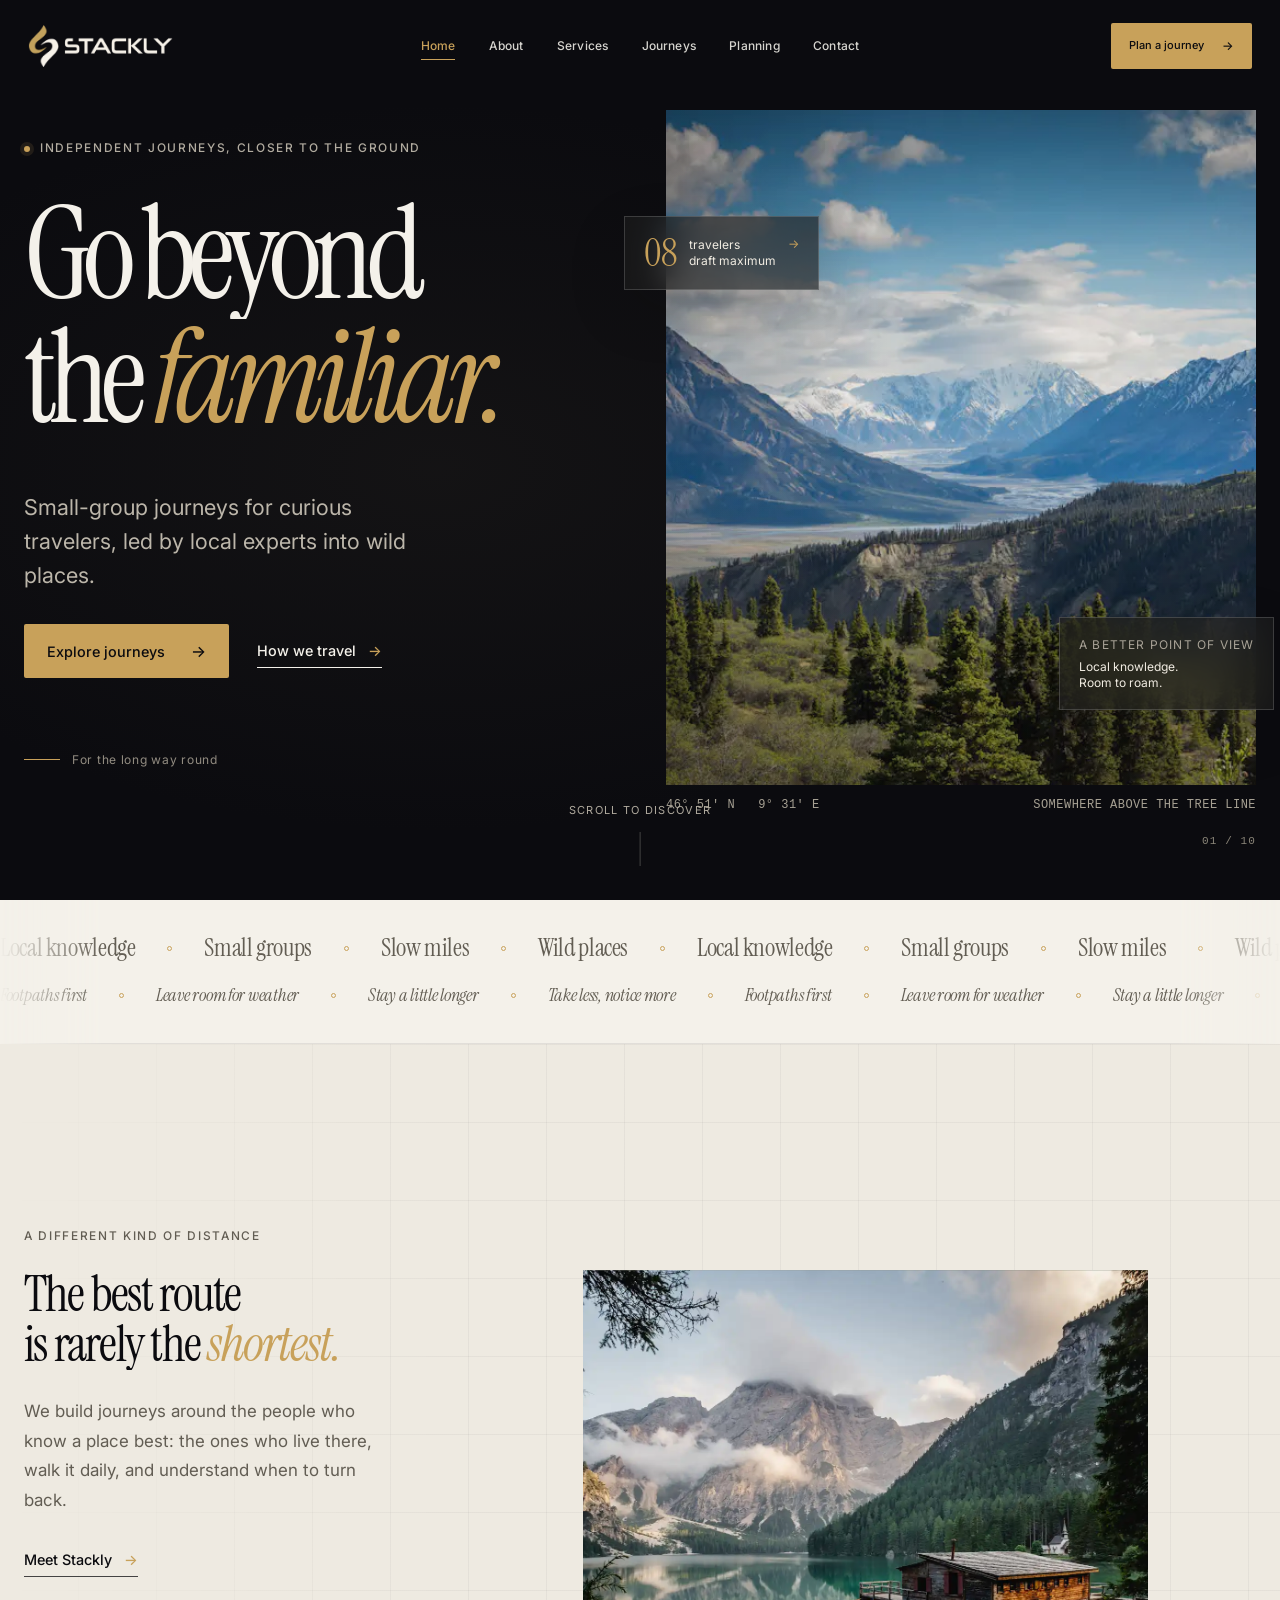
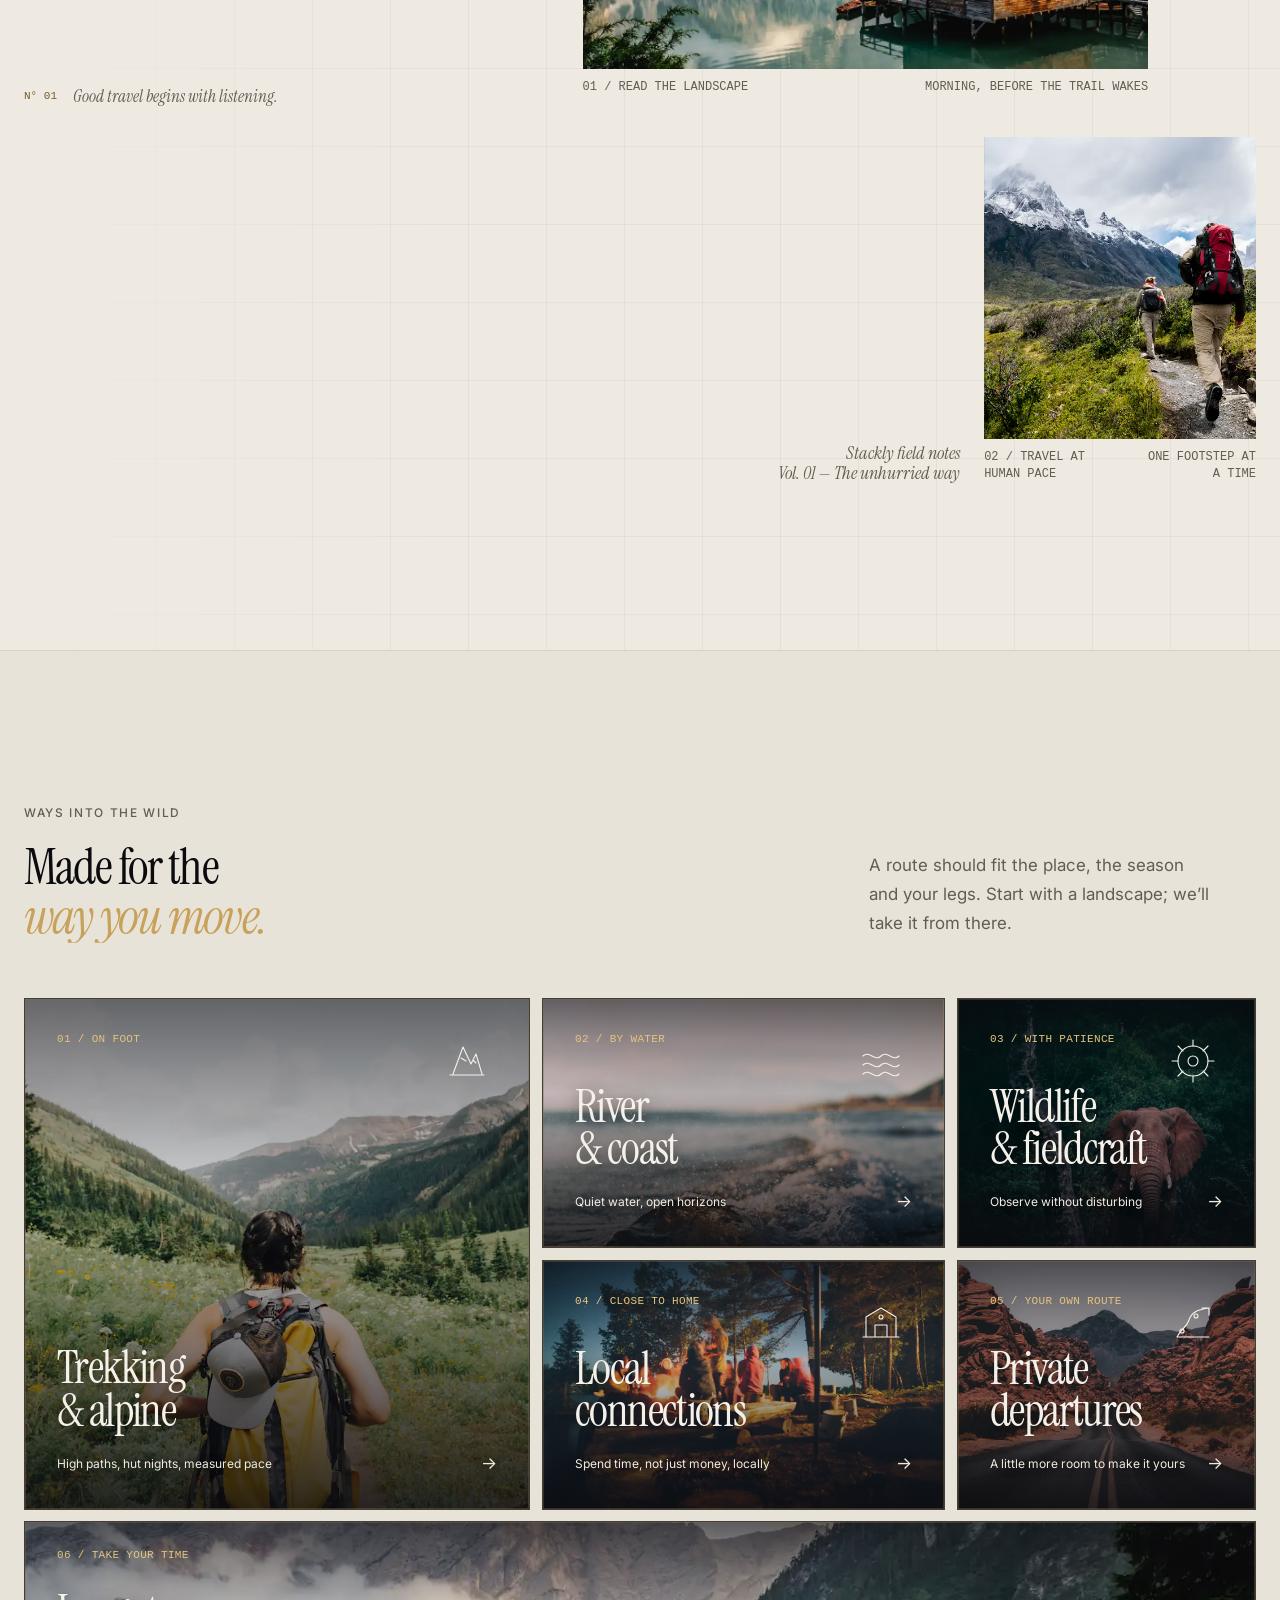
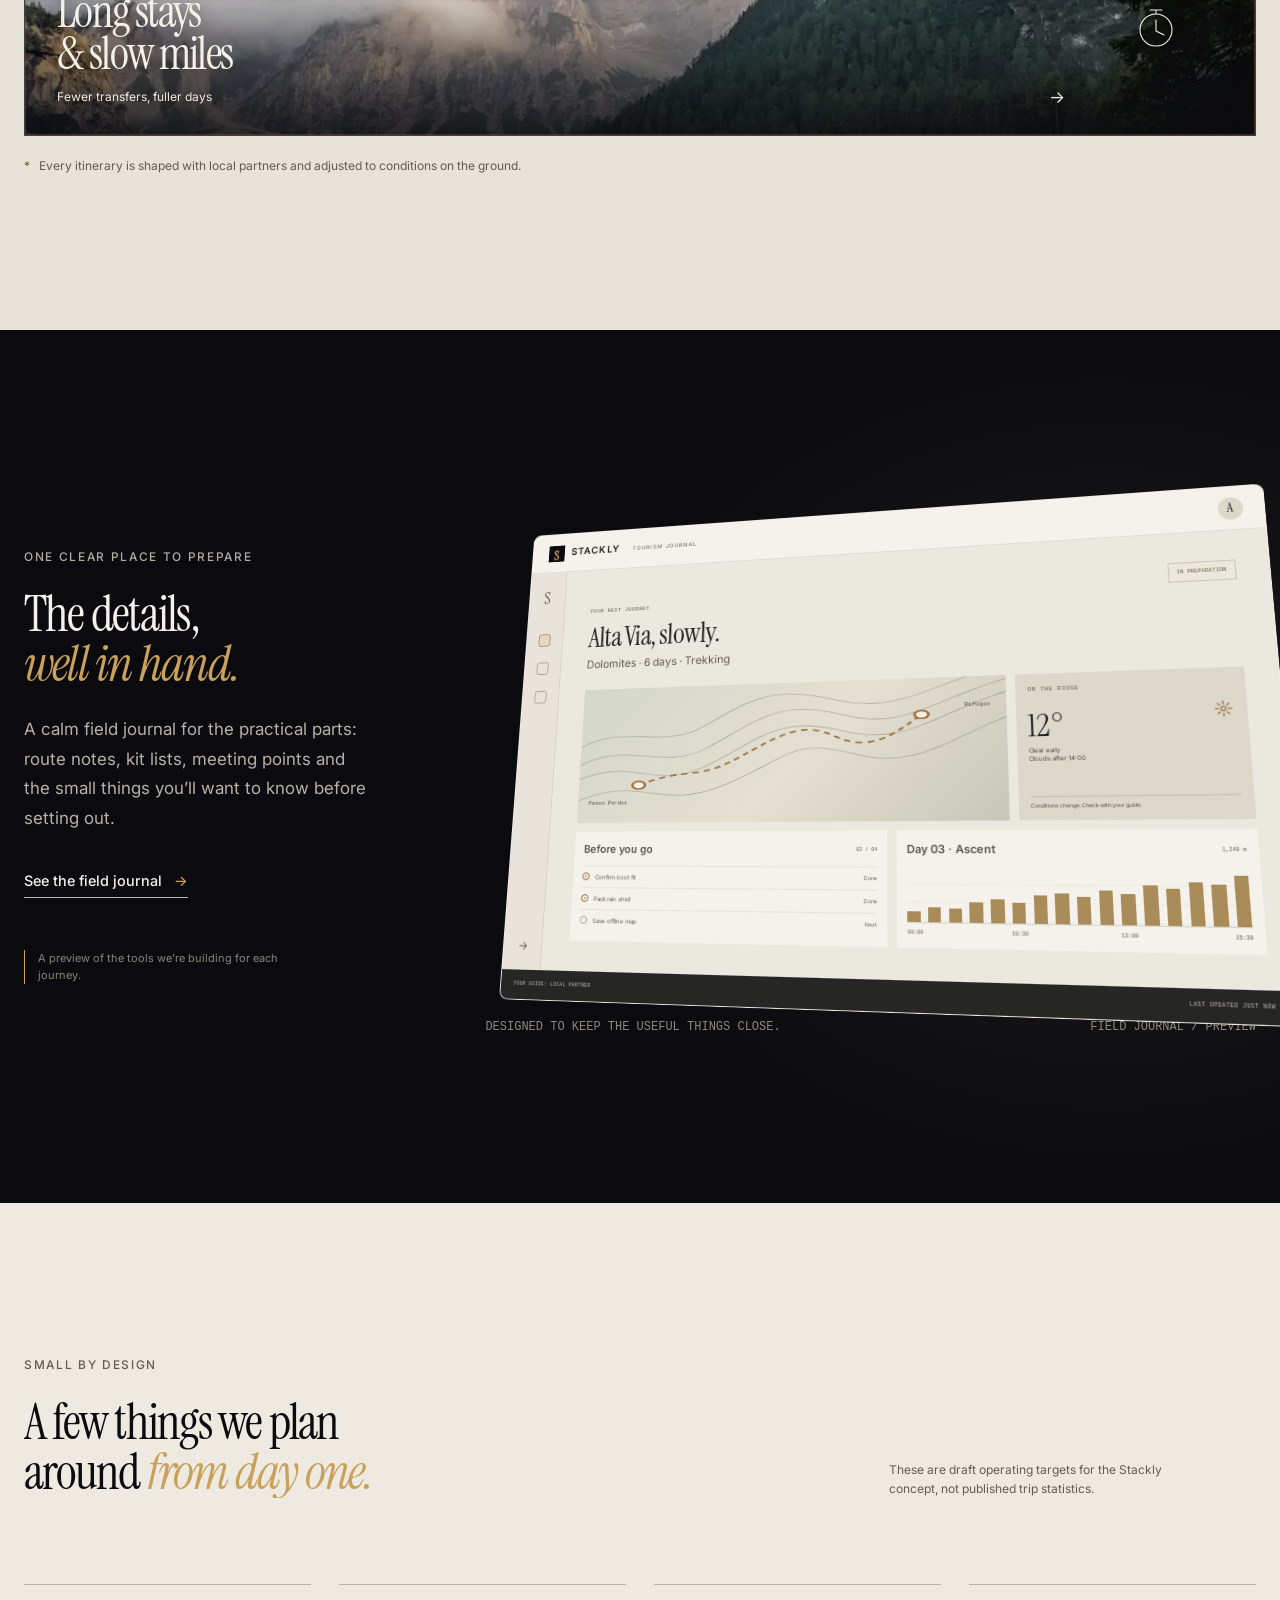
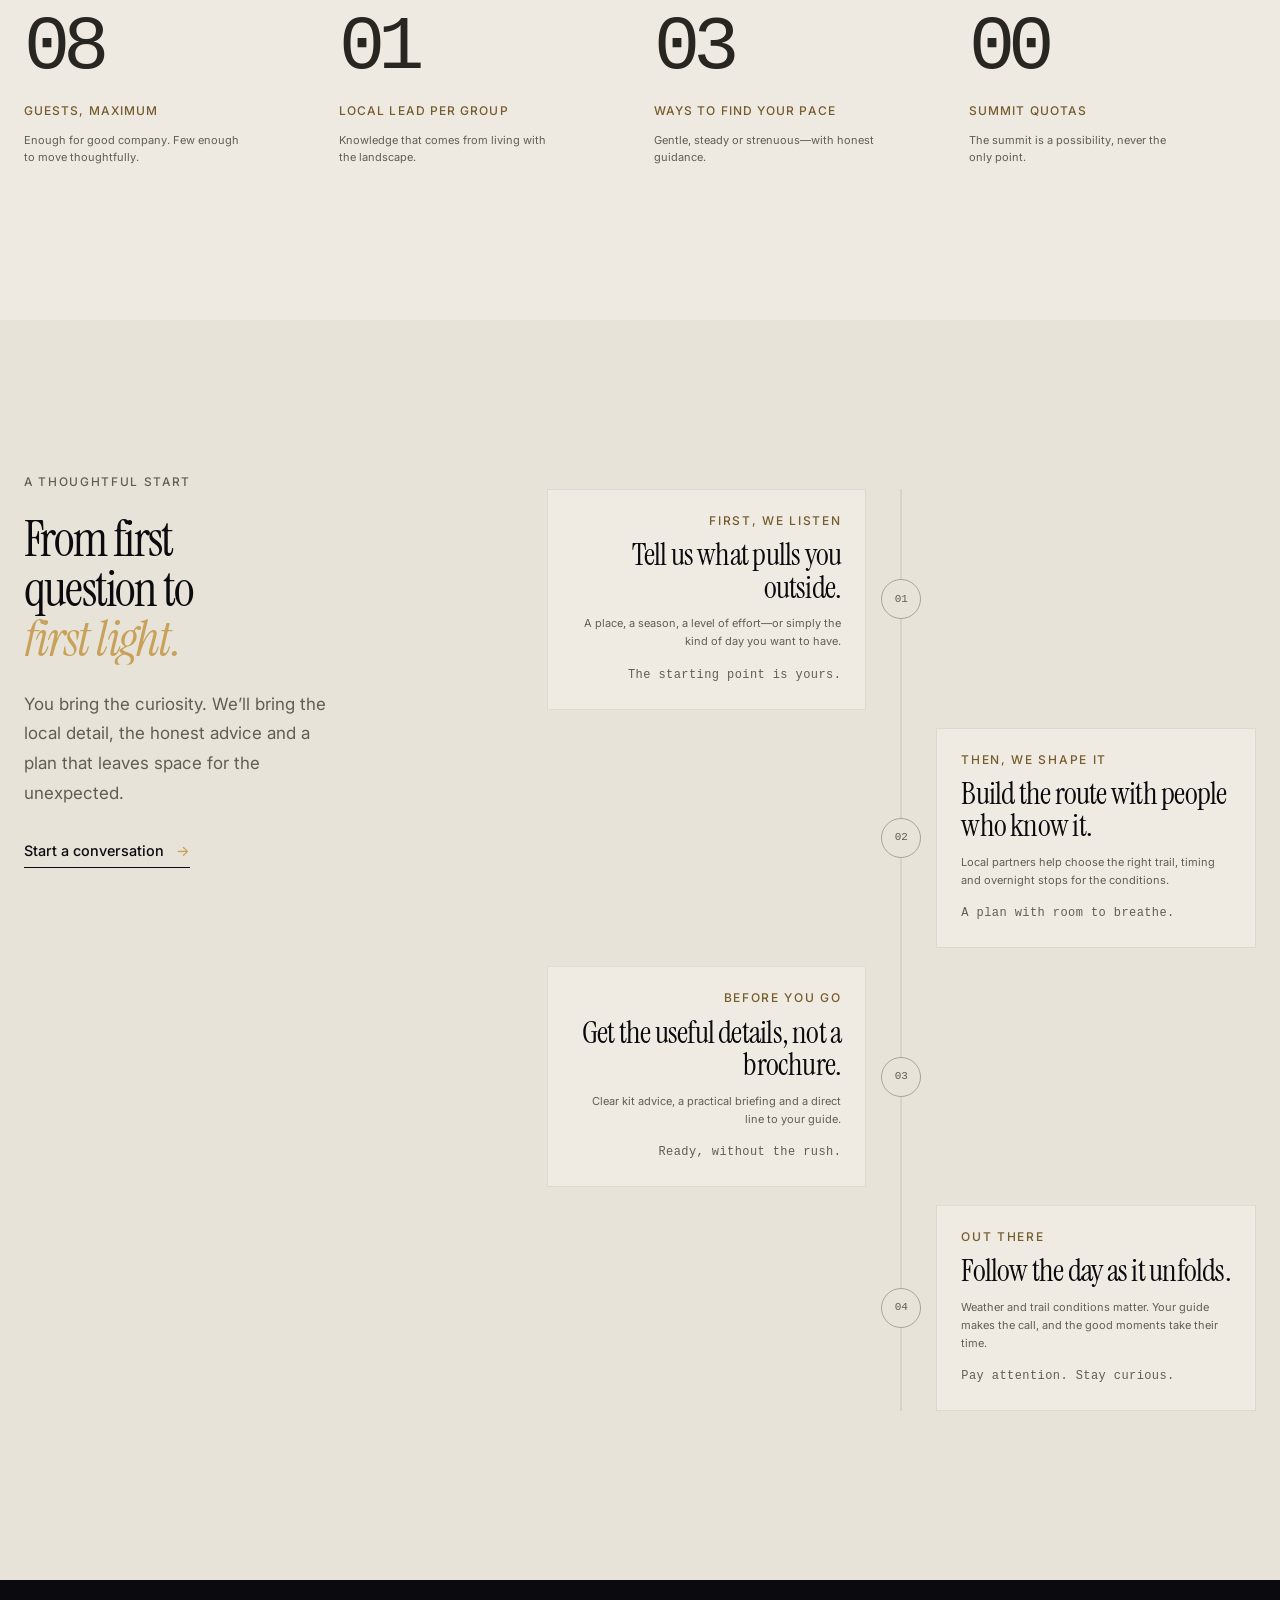
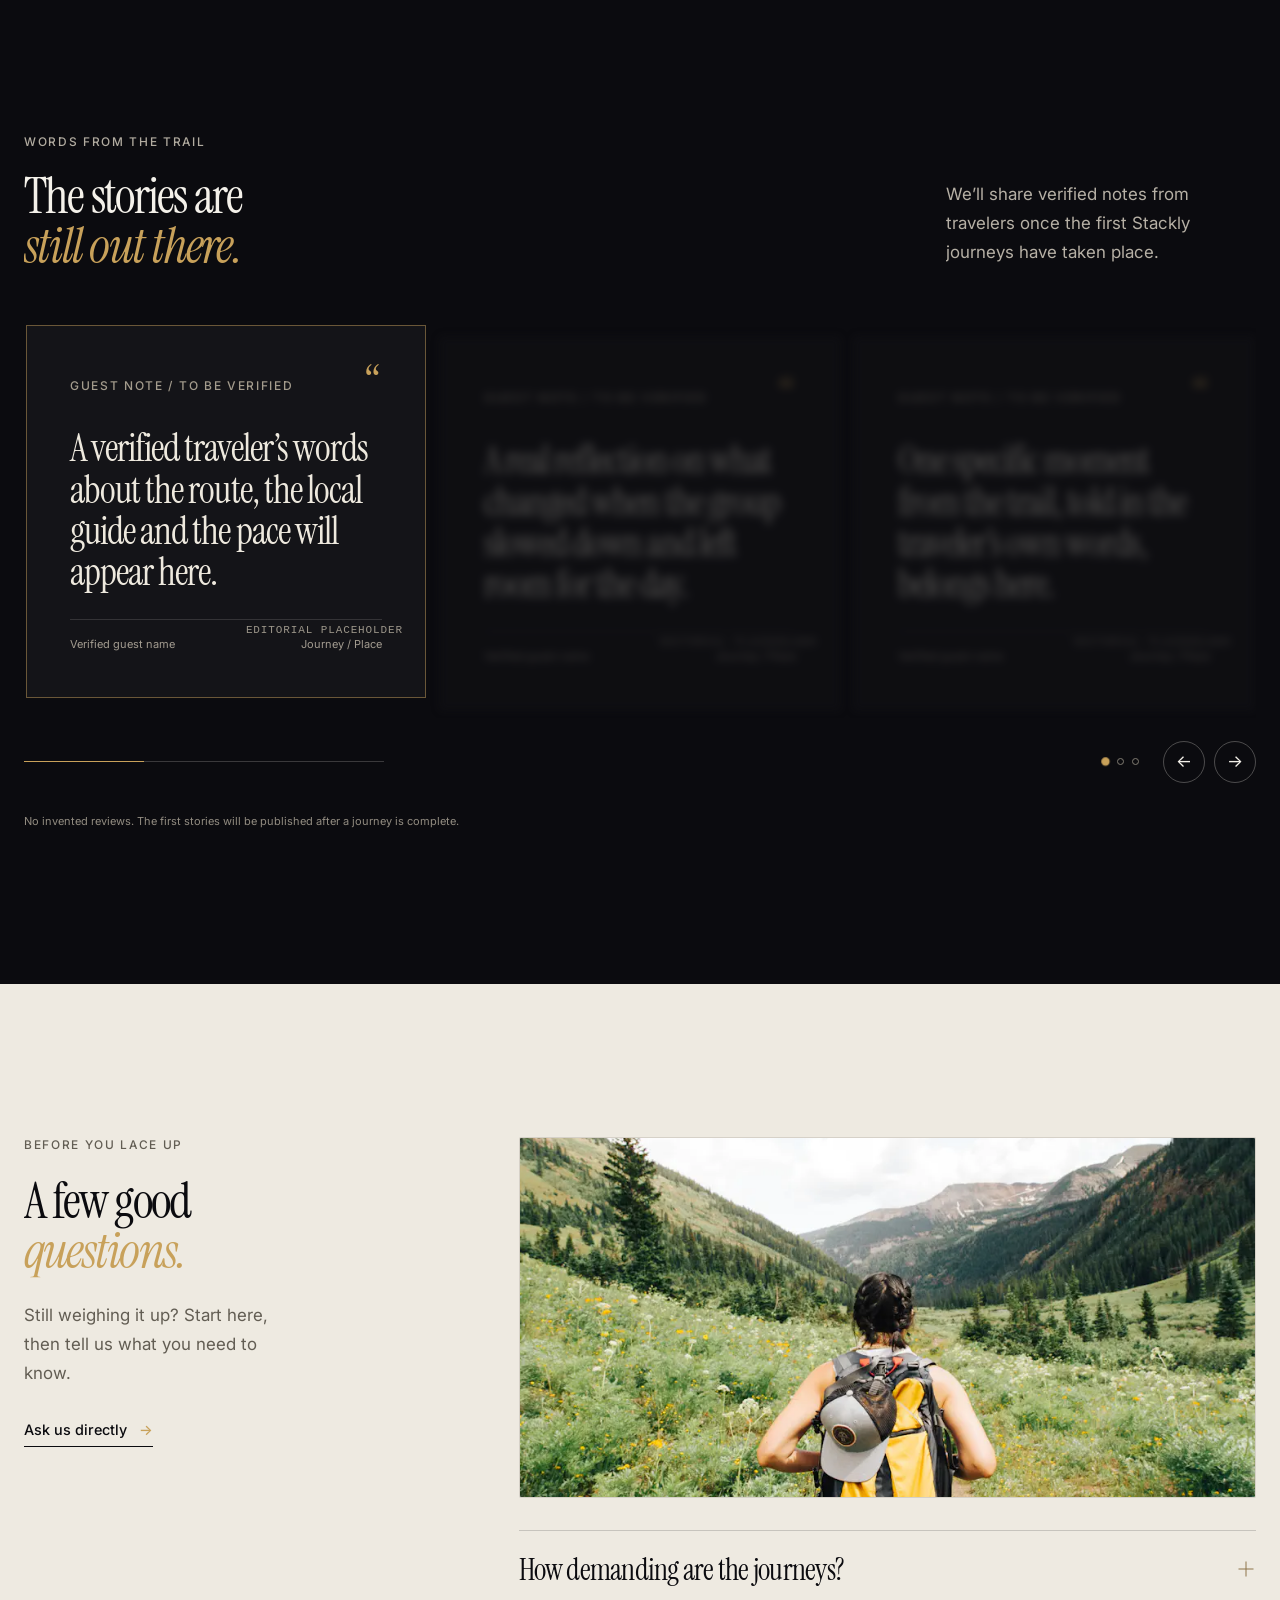
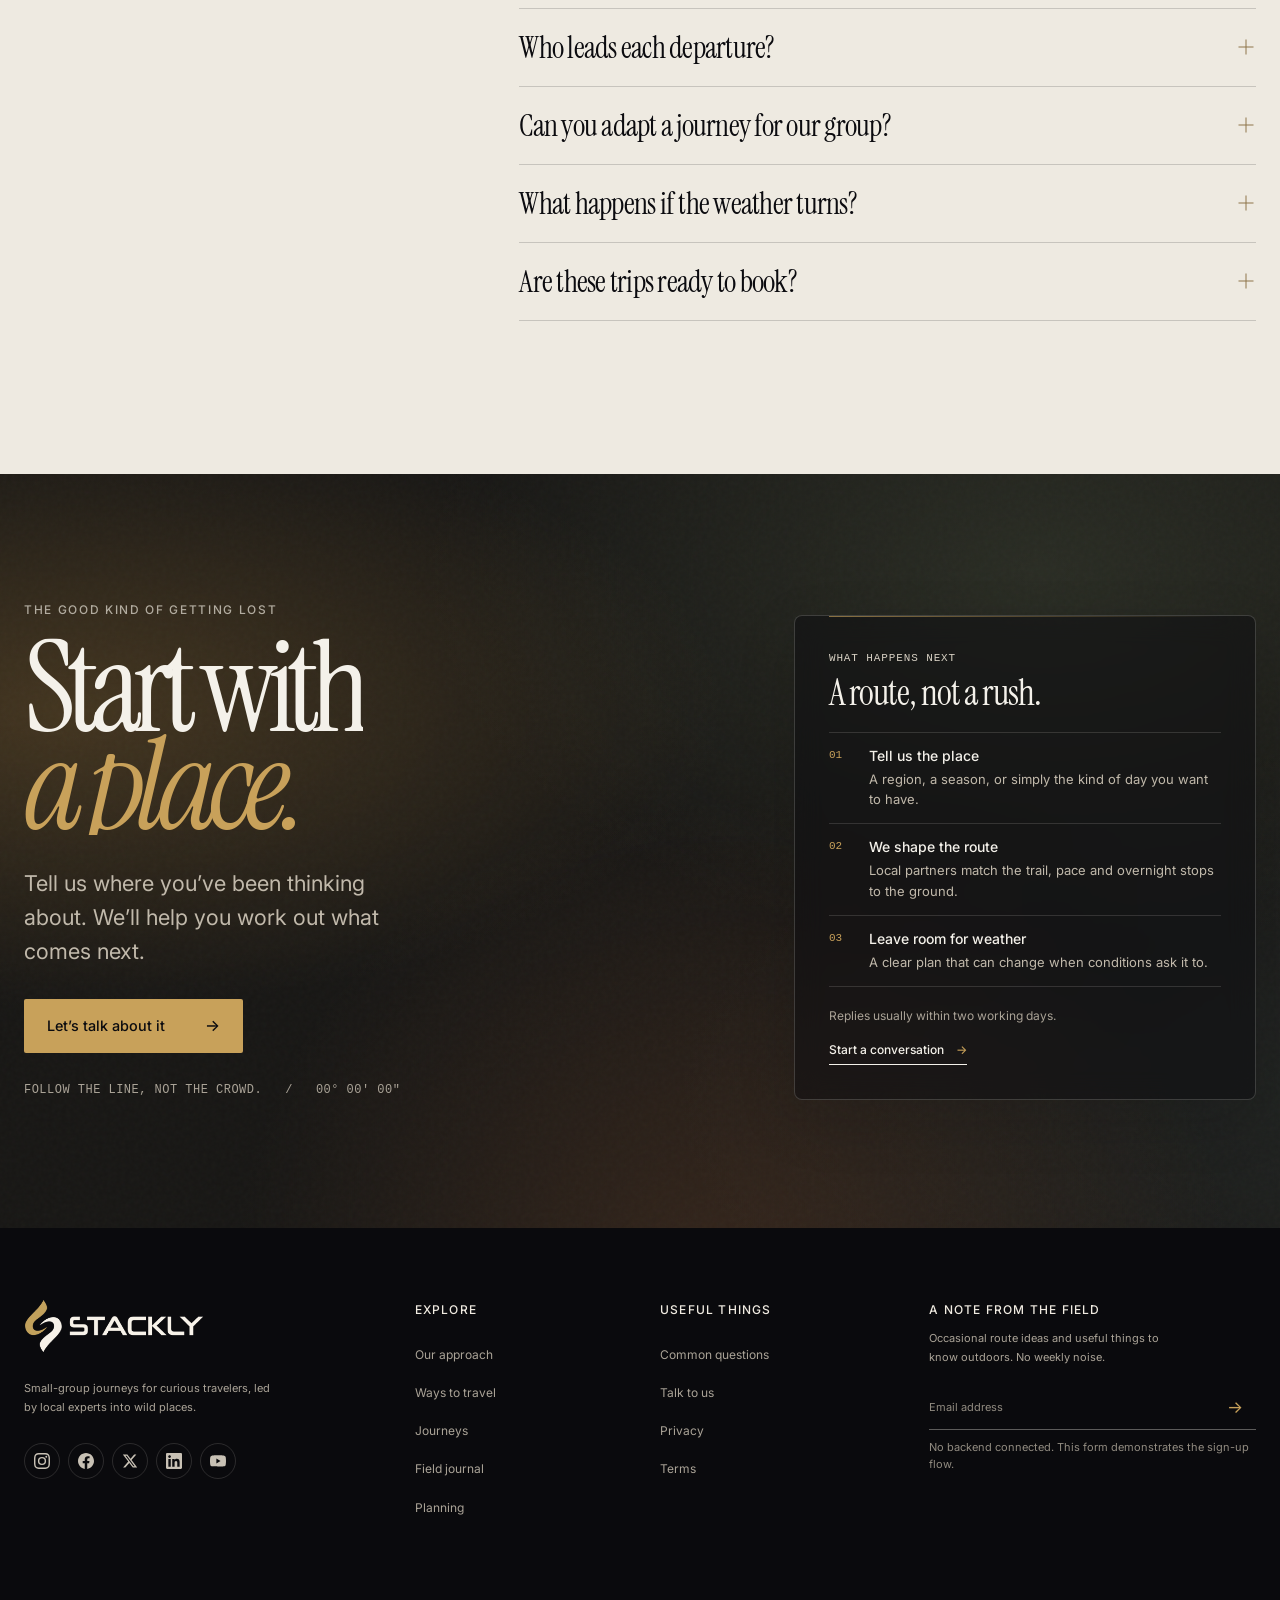
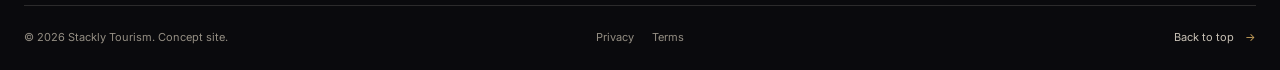
<file: index.html>
<!doctype html>
<html lang="en">
<head>
  <meta charset="utf-8">
  <meta name="viewport" content="width=device-width, initial-scale=1">
  <meta name="theme-color" content="#0B0B0F">
  <meta name="description" content="Small-group journeys for curious travelers, led by local experts into wild places. Find your next Stackly journey.">
  <meta name="robots" content="index, follow">
  <link rel="canonical" href="https://stacklytourism.example/">
  <link rel="preconnect" href="https://fonts.googleapis.com">
  <link rel="preconnect" href="https://fonts.gstatic.com" crossorigin>
  <link href="https://fonts.googleapis.com/css2?family=Instrument+Serif&family=Inter:wght@400;500;600&display=swap" rel="stylesheet">
  <link rel="stylesheet" href="css/style.css">

  <meta property="og:type" content="website">
  <meta property="og:site_name" content="Stackly Tourism">
  <meta property="og:title" content="Stackly Tourism — Go beyond the familiar">
  <meta property="og:description" content="Small-group journeys for curious travelers, led by local experts into wild places.">
  <meta property="og:url" content="https://stacklytourism.example/">
  <meta property="og:image" content="assets/img/home/1464822759023-fed622ff2c3b.webp">
  <meta name="twitter:card" content="summary_large_image">
  <meta name="twitter:title" content="Stackly Tourism — Go beyond the familiar">
  <meta name="twitter:description" content="Small-group journeys for curious travelers, led by local experts into wild places.">
  <meta name="twitter:image" content="assets/img/home/1464822759023-fed622ff2c3b.webp">
  <title>Stackly Tourism — Go beyond the familiar</title>

  <script type="application/ld+json">
    {
      "@context": "https://schema.org",
      "@type": "Organization",
      "name": "Stackly Tourism",
      "url": "https://stacklytourism.example/",
      "description": "Small-group journeys for curious travelers, led by local experts into wild places."
    }
  </script>
</head>
<body id="top">
  <a class="skip-link" href="#main">Skip to content</a>

  <!-- SHARED:NAV START -->
  <header class="site-header" id="site-header">
    <div class="nav" id="primary-navigation">
      <div class="nav__bar">
        <a class="nav__brand" href="index.html" aria-label="Stackly Tourism home"><img class="nav__brand-logo" src="assets/logo/logo-stackly.webp" alt="Stackly Tourism" width="145" height="42"></a>

        <button class="nav__toggle" type="button" aria-label="Open navigation" aria-controls="nav-panel" aria-expanded="false">
          <span class="nav__toggle-line"></span>
          <span class="nav__toggle-line"></span>
        </button>

        <div class="nav__panel" id="nav-panel">
          <nav class="nav__primary" aria-label="Primary navigation">
            <ul class="nav__list">
              <li class="nav__item"><a class="nav__link" href="index.html" aria-current="page">Home</a></li>
              <li class="nav__item"><a class="nav__link" href="about.html">About</a></li>
              <li class="nav__item"><a class="nav__link" href="services.html">Services</a></li>
              <li class="nav__item"><a class="nav__link" href="journeys.html">Journeys</a></li>
              <li class="nav__item"><a class="nav__link" href="planning.html">Planning</a></li>
              <li class="nav__item"><a class="nav__link" href="contact.html">Contact</a></li>
            </ul>
          </nav>
          <a class="btn btn--primary nav__cta" href="login.html">Plan a journey <span aria-hidden="true">→</span></a>
        </div>
      </div>
    </div>
  </header>
  <!-- SHARED:NAV END -->

  <main id="main">
    <section class="hero section-dark" aria-labelledby="hero-title">
      <div class="hero__backdrop" aria-hidden="true"></div>
      <div class="container hero__layout">
        <div class="hero__copy">
          <p class="eyebrow hero__eyebrow"><span class="eyebrow__dot"></span> Independent journeys, closer to the ground</p>
          <h1 class="hero__title" id="hero-title">
            <span class="hero__line"><span class="hero__word">Go</span> <span class="hero__word">beyond</span></span>
            <span class="hero__line"><span class="hero__word">the</span> <span class="hero__word hero__word--italic">familiar.</span></span>
          </h1>
          <p class="hero__description">Small-group journeys for curious travelers, led by local experts into wild places.</p>
          <div class="hero__actions">
            <a class="btn btn--primary" href="journeys.html">Explore journeys <span aria-hidden="true">→</span></a>
            <a class="text-link hero__secondary" href="about.html">How we travel <span aria-hidden="true">→</span></a>
          </div>
          <div class="hero__footnote"><span class="hero__footnote-rule"></span><span>For the long way round</span></div>
        </div>

        <div class="hero__visual" data-hero-parallax>
          <div class="hero__image-frame">
            <img class="hero__image" src="assets/img/home/1464822759023-fed622ff2c3b.webp" alt="Layered alpine peaks rising into a clear, pale sky" width="960" height="640" fetchpriority="high" decoding="async" data-fallback="assets/img/hero-fallback.svg">
            <span class="hero__image-wash" aria-hidden="true"></span>
          </div>
          <div class="hero__image-caption"><span>46° 51′ N &nbsp; 9° 31′ E</span><span>Somewhere above the tree line</span></div>
          <div class="hero__stat hero__stat--top" data-float-card>
            <span class="hero__stat-number">08</span>
            <span class="hero__stat-copy">travelers<br>draft maximum</span>
            <span class="hero__stat-mark" aria-hidden="true">→</span>
          </div>
          <div class="hero__stat hero__stat--bottom" data-float-card>
            <span class="hero__stat-label">A better point of view</span>
            <span class="hero__stat-copy">Local knowledge.<br>Room to roam.</span>
          </div>
          <span class="hero__visual-index" aria-hidden="true">01 / 10</span>
        </div>
      </div>
      <a class="hero__scroll" href="#marquee" aria-label="Scroll to discover Stackly">
        <span class="hero__scroll-label">Scroll to discover</span>
        <span class="hero__scroll-line" aria-hidden="true"></span>
      </a>
    </section>

    <section class="marquee section-bone" id="marquee" aria-label="Stackly travel principles">
      <div class="marquee__row marquee__row--forward" aria-hidden="true">
        <div class="marquee__track">
          <span>Local knowledge</span><i></i><span>Small groups</span><i></i><span>Slow miles</span><i></i><span>Wild places</span><i></i><span>Local knowledge</span><i></i><span>Small groups</span><i></i><span>Slow miles</span><i></i><span>Wild places</span><i></i>
        </div>
      </div>
      <div class="marquee__row marquee__row--reverse" aria-hidden="true">
        <div class="marquee__track">
          <span>Footpaths first</span><i></i><span>Leave room for weather</span><i></i><span>Stay a little longer</span><i></i><span>Take less, notice more</span><i></i><span>Footpaths first</span><i></i><span>Leave room for weather</span><i></i><span>Stay a little longer</span><i></i><span>Take less, notice more</span><i></i>
        </div>
      </div>
    </section>

    <section class="story section-paper" id="about" aria-labelledby="story-title">
      <div class="story__grid-bg" aria-hidden="true"></div>
      <div class="container story__layout">
        <div class="story__intro">
          <p class="eyebrow" data-reveal="fade-up">A different kind of distance</p>
          <h2 class="section-title" id="story-title" data-reveal="fade-up">The best route<br>is rarely the <em>shortest.</em></h2>
          <p class="story__lead" data-reveal="fade-up">We build journeys around the people who know a place best: the ones who live there, walk it daily, and understand when to turn back.</p>
          <a class="text-link" href="about.html" data-reveal="fade-up">Meet Stackly <span aria-hidden="true">→</span></a>
          <div class="story__note" data-reveal="fade-up"><span class="story__note-index">N° 01</span><span>Good travel begins with listening.</span></div>
        </div>
        <div class="story__gallery">
          <figure class="story__figure story__figure--large" data-reveal="fade-up">
            <div class="story__image-wrap">
              <img src="assets/img/home/1470770841072-f978cf4d019e.webp" alt="A quiet mountain lake reflecting forested slopes at first light" width="840" height="560" loading="lazy" decoding="async" data-fallback="assets/img/story-lake-fallback.svg">
            </div>
            <figcaption><span>01 / Read the landscape</span><span>Morning, before the trail wakes</span></figcaption>
          </figure>
          <figure class="story__figure story__figure--small" data-reveal="fade-up">
            <div class="story__image-wrap">
              <img src="assets/img/home/1551632811-561732d1e306.webp" alt="A small group hiking a high mountain trail beneath distant peaks" width="800" height="533" loading="lazy" decoding="async" data-fallback="assets/img/story-trail-fallback.svg">
            </div>
            <figcaption><span>02 / Travel at human pace</span><span>One footstep at a time</span></figcaption>
          </figure>
          <p class="story__gallery-aside" aria-hidden="true">Stackly field notes<br>Vol. 01 — The unhurried way</p>
        </div>
      </div>
    </section>

    <section class="services section-cream" id="services" aria-labelledby="services-title">
      <div class="container">
        <div class="services__header">
          <div>
            <p class="eyebrow" data-reveal="fade-up">Ways into the wild</p>
            <h2 class="section-title" id="services-title" data-reveal="fade-up">Made for the<br><em>way you move.</em></h2>
          </div>
          <p class="services__intro" data-reveal="fade-up">A route should fit the place, the season and your legs. Start with a landscape; we’ll take it from there.</p>
        </div>

        <div class="services__grid">
          <a class="service-card service-card--trek" href="services.html#service-route" data-spotlight data-reveal="scale">
            <span class="service-card__index">01 / On foot</span>
            <span class="service-card__icon" aria-hidden="true"><svg viewBox="0 0 48 48"><path d="m10 37 10-27 8 17 5-10 6 20M7 38h34M18 21l5 3m7-1 3 3" /></svg></span>
            <span class="service-card__title">Trekking<br>&amp; alpine</span>
            <span class="service-card__foot"><span>High paths, hut nights, measured pace</span><span class="service-card__arrow" aria-hidden="true">→</span></span>
          </a>
          <a class="service-card service-card--river" href="services.html#service-water" data-spotlight data-reveal="scale">
            <span class="service-card__index">02 / By water</span>
            <span class="service-card__icon" aria-hidden="true"><svg viewBox="0 0 48 48"><path d="M6 19c6-6 12 6 18 0s12 6 18 0M6 28c6-6 12 6 18 0s12 6 18 0M6 37c6-6 12 6 18 0s12 6 18 0" /></svg></span>
            <span class="service-card__title">River<br>&amp; coast</span>
            <span class="service-card__foot"><span>Quiet water, open horizons</span><span class="service-card__arrow" aria-hidden="true">→</span></span>
          </a>
          <a class="service-card service-card--wildlife" href="services.html#disciplines-title" data-spotlight data-reveal="scale">
            <span class="service-card__index">03 / With patience</span>
            <span class="service-card__icon" aria-hidden="true"><svg viewBox="0 0 48 48"><circle cx="24" cy="24" r="15"/><circle cx="24" cy="24" r="5"/><path d="M24 3v6m0 30v6M3 24h6m30 0h6M9 9l5 5m20 20 5 5m0-30-5 5M14 34l-5 5" /></svg></span>
            <span class="service-card__title">Wildlife<br>&amp; fieldcraft</span>
            <span class="service-card__foot"><span>Observe without disturbing</span><span class="service-card__arrow" aria-hidden="true">→</span></span>
          </a>
          <a class="service-card service-card--local" href="services.html#service-local" data-spotlight data-reveal="scale">
            <span class="service-card__index">04 / Close to home</span>
            <span class="service-card__icon" aria-hidden="true"><svg viewBox="0 0 48 48"><path d="M9 38V18l15-9 15 9v20M18 38V26h12v12M6 38h36" /><circle cx="24" cy="18" r="2" /></svg></span>
            <span class="service-card__title">Local<br>connections</span>
            <span class="service-card__foot"><span>Spend time, not just money, locally</span><span class="service-card__arrow" aria-hidden="true">→</span></span>
          </a>
          <a class="service-card service-card--private" href="services.html#models-title" data-spotlight data-reveal="scale">
            <span class="service-card__index">05 / Your own route</span>
            <span class="service-card__icon" aria-hidden="true"><svg viewBox="0 0 48 48"><path d="M8 38c4-9 9-8 12-17s9-10 20-12M8 38h32M33 9h7v7" /><circle cx="13" cy="32" r="2"/><circle cx="27" cy="17" r="2"/></svg></span>
            <span class="service-card__title">Private<br>departures</span>
            <span class="service-card__foot"><span>A little more room to make it yours</span><span class="service-card__arrow" aria-hidden="true">→</span></span>
          </a>
          <a class="service-card service-card--slow" href="services.html#process-title" data-spotlight data-reveal="scale">
            <span class="service-card__index">06 / Take your time</span>
            <span class="service-card__icon" aria-hidden="true"><svg viewBox="0 0 48 48"><circle cx="24" cy="25" r="16"/><path d="M24 15v11l8 4M18 5h12M24 5v4" /></svg></span>
            <span class="service-card__title">Long stays<br>&amp; slow miles</span>
            <span class="service-card__foot"><span>Fewer transfers, fuller days</span><span class="service-card__arrow" aria-hidden="true">→</span></span>
          </a>
        </div>
        <p class="services__footnote"><span class="services__footnote-mark">*</span> Every itinerary is shaped with local partners and adjusted to conditions on the ground.</p>
      </div>
    </section>

    <section class="dashboard section-dark" id="dashboard" aria-labelledby="dashboard-title">
      <div class="dashboard__glow" aria-hidden="true"></div>
      <div class="container dashboard__layout">
        <div class="dashboard__copy">
          <p class="eyebrow" data-reveal="fade-up">One clear place to prepare</p>
          <h2 class="section-title" id="dashboard-title" data-reveal="fade-up">The details,<br><em>well in hand.</em></h2>
          <p class="dashboard__description" data-reveal="fade-up">A calm field journal for the practical parts: route notes, kit lists, meeting points and the small things you’ll want to know before setting out.</p>
          <a class="text-link text-link--light" href="client-dashboard.html" data-reveal="fade-up">See the field journal <span aria-hidden="true">→</span></a>
          <p class="dashboard__disclaimer">A preview of the tools we’re building for each journey.</p>
        </div>
        <div class="dashboard__stage" data-device-stage>
          <div class="dashboard__device" data-device-tilt data-reveal="scale" role="img" aria-label="Illustrated Stackly field journal showing a route brief, a sample mountain route, weather notes and a gear checklist">
            <div class="device__topbar"><span class="device__brand"><span class="device__brand-mark">S</span> STACKLY <span class="device__brand-light">TOURISM JOURNAL</span></span><span class="device__avatar">A</span></div>
            <div class="device__body">
              <aside class="device__sidebar" aria-hidden="true"><span class="device__side-mark">S</span><i class="device__side-icon device__side-icon--active"></i><i class="device__side-icon"></i><i class="device__side-icon"></i><span class="device__side-bottom">→</span></aside>
              <div class="device__main">
                <div class="device__hello"><div><span class="device__eyebrow">YOUR NEXT JOURNEY</span><h3>Alta Via, slowly.</h3><p>Dolomites · 6 days · Trekking</p></div><span class="device__status">IN PREPARATION</span></div>
                <div class="device__feature-row">
                  <div class="device__map" aria-hidden="true"><svg viewBox="0 0 320 180" preserveAspectRatio="none"><path class="device__contour" d="M-10 130c50-43 68 10 109-22s54-66 103-43 66-20 127-49M-5 154c57-40 68 12 117-20s53-63 99-39 69-20 116-47M-5 108c42-41 70 7 106-25s54-63 101-39 64-16 121-41M-5 84c37-40 68 2 102-29s50-54 99-31 70-17 127-39"/><path class="device__route" d="M48 131c39-24 45-5 76-33s48-47 72-27 38 9 64-24"/><circle class="device__pin" cx="48" cy="131" r="5"/><circle class="device__pin" cx="260" cy="47" r="5"/></svg><span class="device__map-label device__map-label--one">Passo Pordoi</span><span class="device__map-label device__map-label--two">Rifugio</span></div>
                  <div class="device__weather"><span class="device__eyebrow">ON THE RIDGE</span><span class="device__weather-symbol" aria-hidden="true">☼</span><strong>12°</strong><span>Clear early<br>Clouds after 14:00</span><div class="device__weather-rule"></div><small>Conditions change. Check with your guide.</small></div>
                </div>
                <div class="device__lower-row">
                  <div class="device__checklist"><div class="device__section-heading"><span>Before you go</span><span>02 / 04</span></div><div class="device__check-item"><i class="device__check device__check--done"></i><span>Confirm boot fit</span><span>Done</span></div><div class="device__check-item"><i class="device__check device__check--done"></i><span>Pack rain shell</span><span>Done</span></div><div class="device__check-item"><i class="device__check"></i><span>Save offline map</span><span>Next</span></div></div>
                  <div class="device__elevation"><div class="device__section-heading"><span>Day 03 · Ascent</span><span>1,240 m</span></div><div class="device__chart" aria-hidden="true"><span></span><span></span><span></span><span></span><span></span><span></span><span></span><span></span><span></span><span></span><span></span><span></span><span></span><span></span><span></span><span></span></div><div class="device__chart-labels"><span>08:00</span><span>10:30</span><span>13:00</span><span>15:30</span></div></div>
                </div>
              </div>
            </div>
            <div class="device__bottomline"><span>YOUR GUIDE: LOCAL PARTNER</span><span>LAST UPDATED JUST NOW <i></i></span></div>
          </div>
          <p class="dashboard__stage-caption"><span>Designed to keep the useful things close.</span><span>Field journal / preview</span></p>
        </div>
      </div>
    </section>

    <section class="metrics section-paper" aria-labelledby="metrics-title">
      <div class="container">
        <div class="metrics__header">
          <p class="eyebrow" data-reveal="fade-up">Small by design</p>
          <h2 class="section-title" id="metrics-title" data-reveal="fade-up">A few things we plan<br>around <em>from day one.</em></h2>
          <p class="metrics__note" data-reveal="fade-up">These are draft operating targets for the Stackly concept, not published trip statistics.</p>
        </div>
        <div class="metrics__grid">
          <article class="metric" data-reveal="fade-up"><div class="metric__rule"></div><span class="metric__value" data-counter="8" data-digits="2" aria-hidden="true">08</span><span class="metric__label">guests, maximum</span><p>Enough for good company. Few enough to move thoughtfully.</p></article>
          <article class="metric" data-reveal="fade-up"><div class="metric__rule"></div><span class="metric__value" data-counter="1" data-digits="2" aria-hidden="true">01</span><span class="metric__label">local lead per group</span><p>Knowledge that comes from living with the landscape.</p></article>
          <article class="metric" data-reveal="fade-up"><div class="metric__rule"></div><span class="metric__value" data-counter="3" data-digits="2" aria-hidden="true">03</span><span class="metric__label">ways to find your pace</span><p>Gentle, steady or strenuous—with honest guidance.</p></article>
          <article class="metric" data-reveal="fade-up"><div class="metric__rule"></div><span class="metric__value metric__value--suffix" data-counter="0" data-digits="2" aria-hidden="true">00</span><span class="metric__label">summit quotas</span><p>The summit is a possibility, never the only point.</p></article>
        </div>
      </div>
    </section>

    <section class="process section-cream" id="process" aria-labelledby="process-title" data-timeline>
      <div class="container process__layout">
        <div class="process__intro">
          <p class="eyebrow" data-reveal="fade-up">A thoughtful start</p>
          <h2 class="section-title" id="process-title" data-reveal="fade-up">From first<br>question to<br><em>first light.</em></h2>
          <p data-reveal="fade-up">You bring the curiosity. We’ll bring the local detail, the honest advice and a plan that leaves space for the unexpected.</p>
          <a class="text-link" href="contact.html" data-reveal="fade-up">Start a conversation <span aria-hidden="true">→</span></a>
        </div>
        <div class="process__timeline">
          <div class="process__rail" aria-hidden="true"><span class="process__rail-fill"></span></div>
          <article class="process__step" data-step="1" data-reveal="fade-up">
            <span class="process__node" aria-hidden="true"><span>01</span></span>
            <div class="process__card"><span class="eyebrow">First, we listen</span><h3>Tell us what pulls you outside.</h3><p>A place, a season, a level of effort—or simply the kind of day you want to have.</p><span class="process__card-note">The starting point is yours.</span></div>
          </article>
          <article class="process__step" data-step="2" data-reveal="fade-up">
            <span class="process__node" aria-hidden="true"><span>02</span></span>
            <div class="process__card"><span class="eyebrow">Then, we shape it</span><h3>Build the route with people who know it.</h3><p>Local partners help choose the right trail, timing and overnight stops for the conditions.</p><span class="process__card-note">A plan with room to breathe.</span></div>
          </article>
          <article class="process__step" data-step="3" data-reveal="fade-up">
            <span class="process__node" aria-hidden="true"><span>03</span></span>
            <div class="process__card"><span class="eyebrow">Before you go</span><h3>Get the useful details, not a brochure.</h3><p>Clear kit advice, a practical briefing and a direct line to your guide.</p><span class="process__card-note">Ready, without the rush.</span></div>
          </article>
          <article class="process__step" data-step="4" data-reveal="fade-up">
            <span class="process__node" aria-hidden="true"><span>04</span></span>
            <div class="process__card"><span class="eyebrow">Out there</span><h3>Follow the day as it unfolds.</h3><p>Weather and trail conditions matter. Your guide makes the call, and the good moments take their time.</p><span class="process__card-note">Pay attention. Stay curious.</span></div>
          </article>
        </div>
      </div>
    </section>

    <section class="testimonials section-dark" id="field-notes" aria-labelledby="testimonials-title">
      <div class="container testimonials__container">
        <div class="testimonials__header">
          <div><p class="eyebrow" data-reveal="fade-up">Words from the trail</p><h2 class="section-title" id="testimonials-title" data-reveal="fade-up">The stories are<br><em>still out there.</em></h2></div>
          <p class="testimonials__intro" data-reveal="fade-up">We’ll share verified notes from travelers once the first Stackly journeys have taken place.</p>
        </div>
        <div class="testimonial-carousel" role="region" aria-roledescription="carousel" aria-label="Guest field notes">
          <div class="testimonial-carousel__track" tabindex="0" aria-label="Use the arrow keys to move between guest note placeholders">
            <article class="testimonial-card" data-testimonial aria-label="Guest note placeholder one of three">
              <div class="testimonial-card__top"><span class="eyebrow">Guest note / To be verified</span><span class="testimonial-card__mark" aria-hidden="true">“</span></div>
              <blockquote><p>A verified traveler’s words about the route, the local guide and the pace will appear here.</p></blockquote>
              <div class="testimonial-card__footer"><span>Verified guest name</span><span>Journey / Place</span></div>
              <span class="testimonial-card__placeholder">Editorial placeholder</span>
            </article>
            <article class="testimonial-card" data-testimonial aria-label="Guest note placeholder two of three">
              <div class="testimonial-card__top"><span class="eyebrow">Guest note / To be verified</span><span class="testimonial-card__mark" aria-hidden="true">“</span></div>
              <blockquote><p>A real reflection on what changed when the group slowed down and left room for the day.</p></blockquote>
              <div class="testimonial-card__footer"><span>Verified guest name</span><span>Journey / Place</span></div>
              <span class="testimonial-card__placeholder">Editorial placeholder</span>
            </article>
            <article class="testimonial-card" data-testimonial aria-label="Guest note placeholder three of three">
              <div class="testimonial-card__top"><span class="eyebrow">Guest note / To be verified</span><span class="testimonial-card__mark" aria-hidden="true">“</span></div>
              <blockquote><p>One specific moment from the trail, told in the traveler’s own words, belongs here.</p></blockquote>
              <div class="testimonial-card__footer"><span>Verified guest name</span><span>Journey / Place</span></div>
              <span class="testimonial-card__placeholder">Editorial placeholder</span>
            </article>
          </div>
          <div class="testimonial-carousel__controls">
            <div class="testimonial-carousel__progress" role="progressbar" aria-label="Guest note position" aria-valuemin="1" aria-valuemax="3" aria-valuenow="1"><span></span></div>
            <div class="testimonial-carousel__buttons">
              <div class="testimonial-carousel__dots" aria-label="Choose a guest note">
                <button class="testimonial-carousel__dot is-active" type="button" aria-label="Go to guest note 1" aria-current="true"></button>
                <button class="testimonial-carousel__dot" type="button" aria-label="Go to guest note 2"></button>
                <button class="testimonial-carousel__dot" type="button" aria-label="Go to guest note 3"></button>
              </div>
              <button class="icon-button testimonial-carousel__arrow" type="button" data-slide-direction="-1" aria-label="Previous guest note"><span aria-hidden="true">←</span></button>
              <button class="icon-button testimonial-carousel__arrow" type="button" data-slide-direction="1" aria-label="Next guest note"><span aria-hidden="true">→</span></button>
            </div>
          </div>
        </div>
        <p class="testimonials__note">No invented reviews. The first stories will be published after a journey is complete.</p>
      </div>
    </section>

    <section class="faq section-paper" id="faq" aria-labelledby="faq-title">
      <div class="container faq__layout">
        <div class="faq__intro">
          <p class="eyebrow" data-reveal="fade-up">Before you lace up</p>
          <h2 class="section-title" id="faq-title" data-reveal="fade-up">A few good<br><em>questions.</em></h2>
          <p data-reveal="fade-up">Still weighing it up? Start here, then tell us what you need to know.</p>
          <a class="text-link" href="contact.html" data-reveal="fade-up">Ask us directly <span aria-hidden="true">→</span></a>
        </div>
        <div class="faq__content">
          <figure class="faq__media">
            <img src="assets/img/home/faq-before-you-go.webp" alt="A hiker with a yellow backpack looking out over a wild mountain valley before setting off" width="900" height="439" loading="lazy" decoding="async">
          </figure>
          <div class="faq__list">
          <details class="faq__item" name="stackly-faq">
            <summary class="faq__question"><span>How demanding are the journeys?</span><span class="faq__plus" aria-hidden="true"></span></summary>
            <div class="faq__panel"><div class="faq__answer"><p>Each route will include a plain-language effort rating, daily distance and elevation. We’ll talk through your experience before recommending a trip—no pressure to keep up with a pace that isn’t yours.</p></div></div>
          </details>
          <details class="faq__item" name="stackly-faq">
            <summary class="faq__question"><span>Who leads each departure?</span><span class="faq__plus" aria-hidden="true"></span></summary>
            <div class="faq__panel"><div class="faq__answer"><p>Local guides and regional partners lead on the ground. Their knowledge shapes the route, the timing and the decisions we make when weather or trail conditions change.</p></div></div>
          </details>
          <details class="faq__item" name="stackly-faq">
            <summary class="faq__question"><span>Can you adapt a journey for our group?</span><span class="faq__plus" aria-hidden="true"></span></summary>
            <div class="faq__panel"><div class="faq__answer"><p>Private departures can be adjusted around your dates, interests and comfort level, subject to what is practical and respectful in the destination. We’ll be clear about trade-offs before anything is booked.</p></div></div>
          </details>
          <details class="faq__item" name="stackly-faq">
            <summary class="faq__question"><span>What happens if the weather turns?</span><span class="faq__plus" aria-hidden="true"></span></summary>
            <div class="faq__panel"><div class="faq__answer"><p>Your guide makes the safety call with local conditions in mind. We plan alternatives where possible, but mountain and water itineraries can change; flexibility is part of traveling well.</p></div></div>
          </details>
          <details class="faq__item" name="stackly-faq">
            <summary class="faq__question"><span>Are these trips ready to book?</span><span class="faq__plus" aria-hidden="true"></span></summary>
            <div class="faq__panel"><div class="faq__answer"><p>This is a concept homepage. Dates, live itineraries, pricing and partner details need to be confirmed before departures are offered. Contact us to register interest while those details are prepared.</p></div></div>
          </details>
          </div>
        </div>
      </div>
    </section>

    <section class="final-cta section-dark" id="contact" aria-labelledby="cta-title" data-cta-section>
      <div class="final-cta__mesh" aria-hidden="true"></div>
      <div class="final-cta__grain" aria-hidden="true"></div>
      <div class="container final-cta__content">
        <div class="final-cta__lead">
        <p class="eyebrow" data-reveal="fade-up">The good kind of getting lost</p>
        <h2 class="final-cta__title" id="cta-title" data-cta-title data-reveal="fade-up">Start with<br><em>a place.</em></h2>
        <p class="final-cta__description" data-reveal="fade-up">Tell us where you’ve been thinking about. We’ll help you work out what comes next.</p>
        <a class="btn btn--primary btn--magnetic" href="contact.html" data-magnetic><span>Let’s talk about it</span><span aria-hidden="true">→</span></a>
        <span class="final-cta__coordinate" aria-hidden="true">Follow the line, not the crowd. &nbsp; / &nbsp; 00° 00′ 00″</span>
        </div>
        <aside class="final-cta__aside" aria-labelledby="final-cta-next-title">
          <p class="final-cta__aside-kicker">What happens next</p>
          <h3 class="final-cta__aside-title" id="final-cta-next-title">A route, not a rush.</h3>
          <ol class="final-cta__steps">
            <li>
              <span class="final-cta__step-index" aria-hidden="true">01</span>
              <div><h4>Tell us the place</h4><p>A region, a season, or simply the kind of day you want to have.</p></div>
            </li>
            <li>
              <span class="final-cta__step-index" aria-hidden="true">02</span>
              <div><h4>We shape the route</h4><p>Local partners match the trail, pace and overnight stops to the ground.</p></div>
            </li>
            <li>
              <span class="final-cta__step-index" aria-hidden="true">03</span>
              <div><h4>Leave room for weather</h4><p>A clear plan that can change when conditions ask it to.</p></div>
            </li>
          </ol>
          <div class="final-cta__aside-foot">
            <p>Replies usually within two working days.</p>
            <a class="text-link text-link--light" href="contact.html">Start a conversation <span aria-hidden="true">→</span></a>
          </div>
        </aside>
      </div>
    </section>
  </main>

  <!-- SHARED:FOOTER START -->
  <footer class="site-footer section-dark" id="footer">
    <div class="container">
      <div class="footer__main">
        <div class="footer__brand-column">
          <a class="footer__brand" href="index.html" aria-label="Stackly Tourism home"><img class="footer__brand-logo" src="assets/logo/logo-stackly.webp" alt="Stackly Tourism" width="180" height="52"></a>
          <p>Small-group journeys for curious travelers, led by local experts into wild places.</p>
          <div class="footer__socials" aria-label="Social media">
            <a class="footer__social-link" href="https://www.instagram.com/" target="_blank" rel="noopener noreferrer" aria-label="Instagram" title="Instagram">
              <svg viewBox="0 0 24 24" aria-hidden="true" focusable="false"><path d="M12 2.163c3.204 0 3.584.012 4.85.07 3.252.148 4.771 1.691 4.919 4.919.058 1.265.069 1.645.069 4.849 0 3.205-.012 3.584-.069 4.849-.149 3.225-1.664 4.771-4.919 4.919-1.266.058-1.644.07-4.85.07-3.204 0-3.584-.012-4.849-.07-3.26-.149-4.771-1.699-4.919-4.92-.058-1.265-.07-1.644-.07-4.849 0-3.204.013-3.583.07-4.849.149-3.227 1.664-4.771 4.919-4.919 1.266-.057 1.645-.069 4.849-.069zM12 0C8.741 0 8.333.014 7.053.072 2.695.272.273 2.69.073 7.052.014 8.333 0 8.741 0 12c0 3.259.014 3.668.072 4.948.2 4.358 2.618 6.78 6.98 6.98C8.333 23.986 8.741 24 12 24c3.259 0 3.668-.014 4.948-.072 4.354-.2 6.782-2.618 6.979-6.98.059-1.28.073-1.689.073-4.948 0-3.259-.014-3.667-.072-4.947-.196-4.354-2.617-6.78-6.979-6.98C15.668.014 15.259 0 12 0zm0 5.838a6.162 6.162 0 100 12.324 6.162 6.162 0 000-12.324zM12 16a4 4 0 110-8 4 4 0 010 8zm6.406-11.845a1.44 1.44 0 100 2.881 1.44 1.44 0 000-2.881z"/></svg>
            </a>
            <a class="footer__social-link" href="https://www.facebook.com/" target="_blank" rel="noopener noreferrer" aria-label="Facebook" title="Facebook">
              <svg viewBox="0 0 24 24" aria-hidden="true" focusable="false"><path d="M24 12.073c0-6.627-5.373-12-12-12s-12 5.373-12 12c0 5.99 4.388 10.954 10.125 11.854v-8.385H7.078v-3.47h3.047V9.43c0-3.007 1.792-4.669 4.533-4.669 1.312 0 2.686.235 2.686.235v2.953H15.83c-1.491 0-1.956.925-1.956 1.874v2.25h3.328l-.532 3.47h-2.796v8.385C19.612 23.027 24 18.062 24 12.073z"/></svg>
            </a>
            <a class="footer__social-link" href="https://x.com/" target="_blank" rel="noopener noreferrer" aria-label="X (Twitter)" title="X (Twitter)">
              <svg viewBox="0 0 24 24" aria-hidden="true" focusable="false"><path d="M18.244 2.25h3.308l-7.227 8.26 8.502 11.24H16.17l-5.214-6.817L4.99 21.75H1.68l7.73-8.835L1.254 2.25H8.08l4.713 6.231zm-1.161 17.52h1.833L7.084 4.126H5.117z"/></svg>
            </a>
            <a class="footer__social-link" href="https://www.linkedin.com/" target="_blank" rel="noopener noreferrer" aria-label="LinkedIn" title="LinkedIn">
              <svg viewBox="0 0 24 24" aria-hidden="true" focusable="false"><path d="M20.447 20.452h-3.554v-5.569c0-1.328-.027-3.037-1.852-3.037-1.853 0-2.136 1.445-2.136 2.939v5.667H9.351V9h3.414v1.561h.046c.477-.9 1.637-1.85 3.37-1.85 3.601 0 4.267 2.37 4.267 5.455v6.286zM5.337 7.433c-1.144 0-2.063-.926-2.063-2.065 0-1.138.92-2.063 2.063-2.063 1.14 0 2.064.925 2.064 2.063 0 1.139-.925 2.065-2.064 2.065zm1.782 13.019H3.555V9h3.564v11.452zM22.225 0H1.771C.792 0 0 .774 0 1.729v20.542C0 23.227.792 24 1.771 24h20.451C23.2 24 24 23.227 24 22.271V1.729C24 .774 23.2 0 22.222 0h.003z"/></svg>
            </a>
            <a class="footer__social-link" href="https://www.youtube.com/" target="_blank" rel="noopener noreferrer" aria-label="YouTube" title="YouTube">
              <svg viewBox="0 0 24 24" aria-hidden="true" focusable="false"><path d="M23.498 6.186a3.016 3.016 0 00-2.122-2.136C19.505 3.545 12 3.545 12 3.545s-7.505 0-9.377.505A3.017 3.017 0 00.502 6.186C0 8.07 0 12 0 12s0 3.93.502 5.814a3.016 3.016 0 002.122 2.136c1.871.505 9.376.505 9.376.505s7.505 0 9.377-.505a3.015 3.015 0 002.122-2.136C24 15.93 24 12 24 12s0-3.93-.502-5.814zM9.545 15.568V8.432L15.818 12l-6.273 3.568z"/></svg>
            </a>
          </div>
        </div>
        <div class="footer__column">
          <h2 class="footer__heading">Explore</h2>
          <ul>
            <li><a href="404.html">Our approach</a></li>
            <li><a href="404.html">Ways to travel</a></li>
            <li><a href="404.html">Journeys</a></li>
            <li><a href="404.html">Field journal</a></li>
            <li><a href="404.html">Planning</a></li>
          </ul>
        </div>
        <div class="footer__column">
          <h2 class="footer__heading">Useful things</h2>
          <ul>
            <li><a href="404.html">Common questions</a></li>
            <li><a href="404.html">Talk to us</a></li>
            <li><a href="404.html">Privacy</a></li>
            <li><a href="404.html">Terms</a></li>
          </ul>
        </div>
        <div class="footer__newsletter">
          <h2 class="footer__heading">A note from the field</h2>
          <p>Occasional route ideas and useful things to know outdoors. No weekly noise.</p>
          <form class="newsletter" data-newsletter novalidate>
            <label class="sr-only" for="newsletter-email">Your email address</label>
            <div class="newsletter__field">
              <input id="newsletter-email" name="email" type="email" autocomplete="email" placeholder="Email address" required aria-describedby="newsletter-message">
              <button class="newsletter__submit" type="submit" aria-label="Subscribe to the Stackly field note"><span aria-hidden="true">→</span></button>
            </div>
            <p class="newsletter__message" id="newsletter-message" aria-live="polite">No backend connected. This form demonstrates the sign-up flow.</p>
          </form>
        </div>
      </div>
<div class="footer__bottom">
        <p>© <span data-current-year>2026</span> Stackly Tourism. Concept site.</p>
        <div class="footer__legal"><a href="404.html">Privacy</a><a href="404.html">Terms</a></div>
        <a class="footer__top" href="#top">Back to top <span aria-hidden="true">→</span></a>
      </div>
    </div>
  </footer>
  <!-- SHARED:FOOTER END -->

  <script src="js/main.js" defer></script>
</body>
</html>
</file>
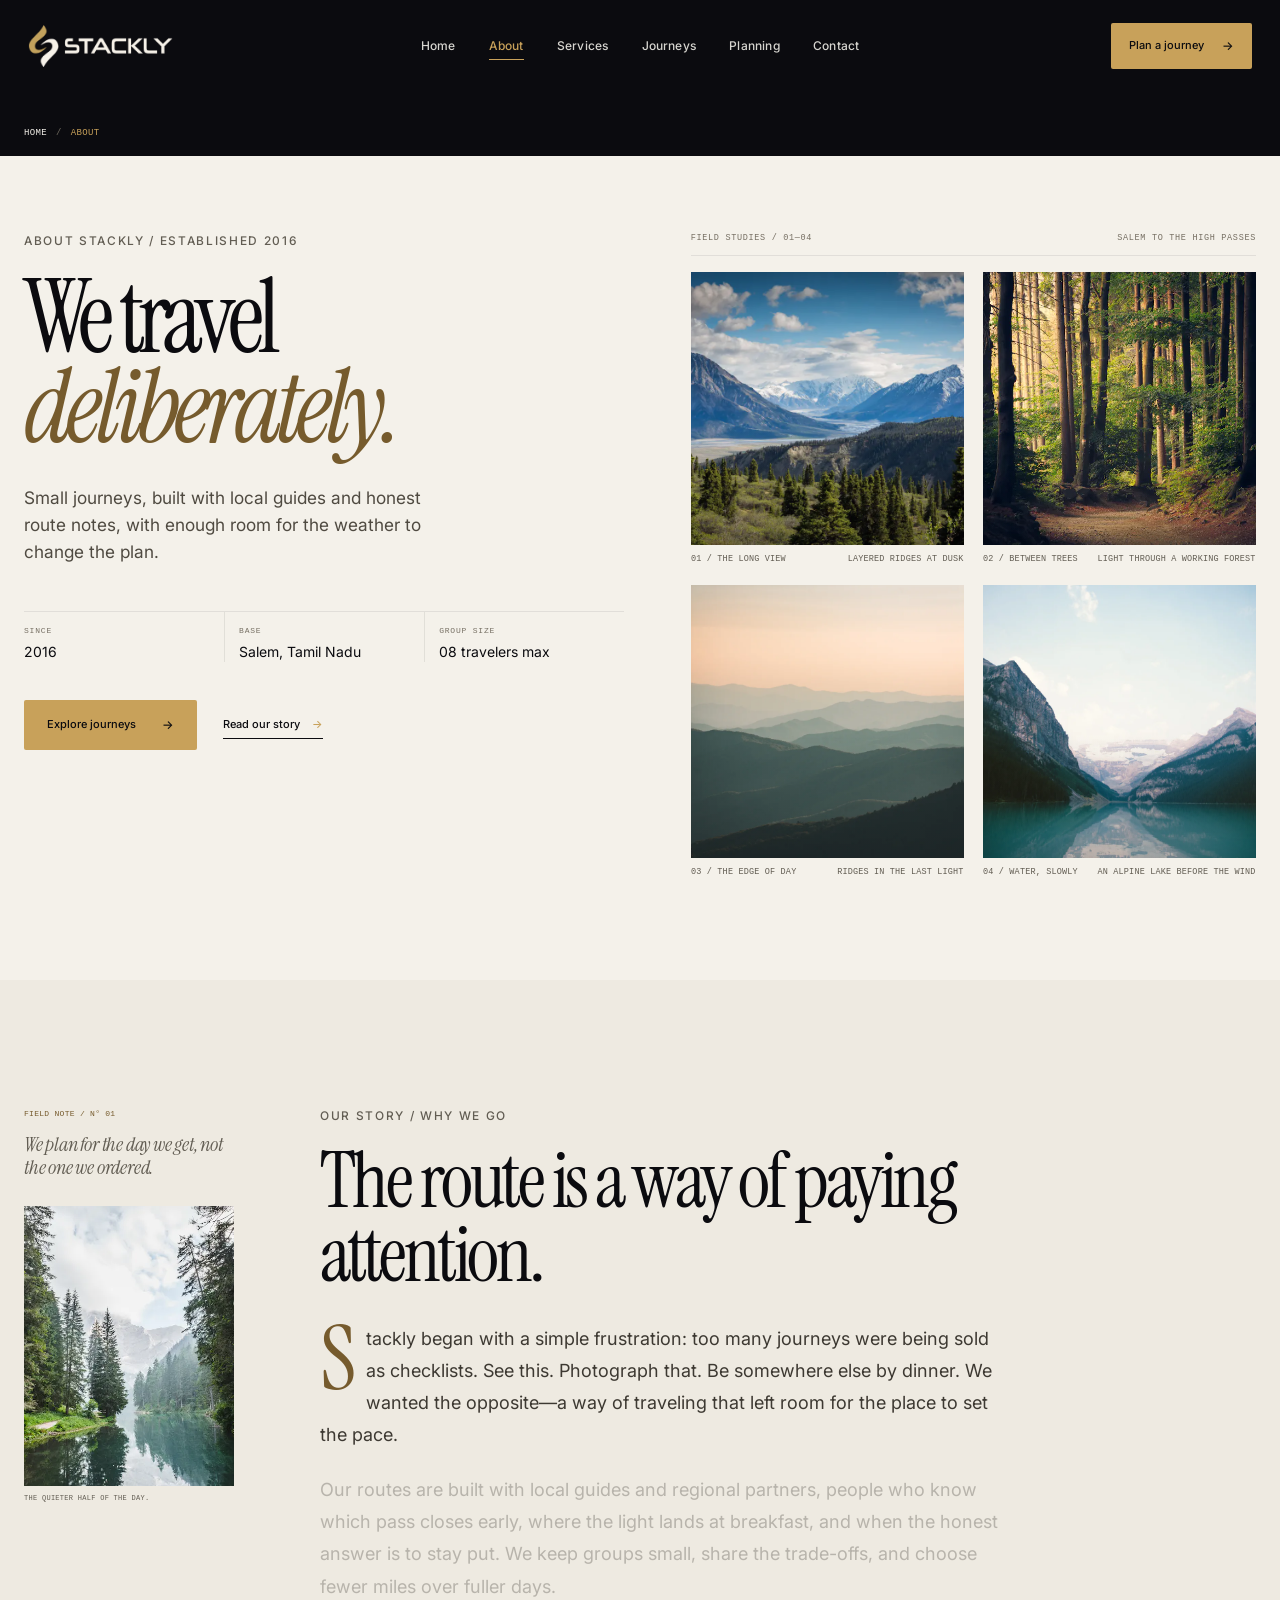
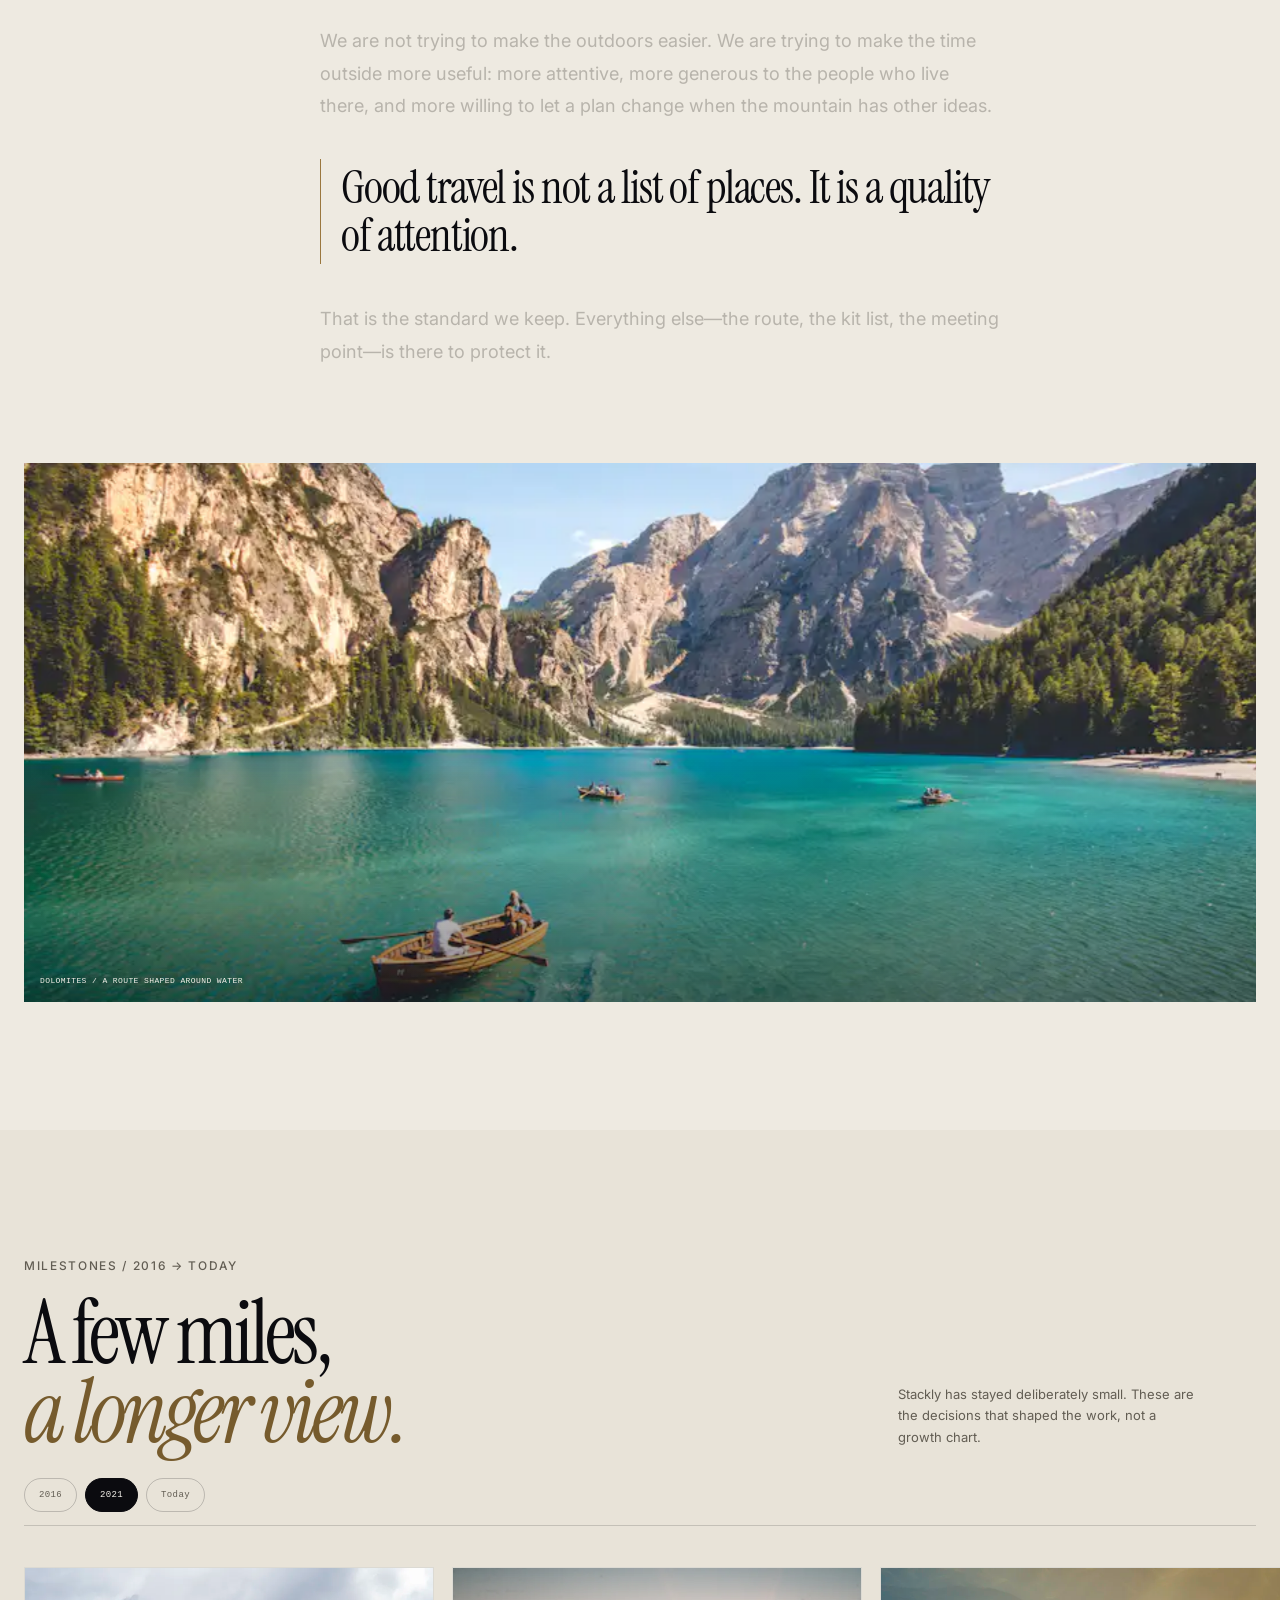
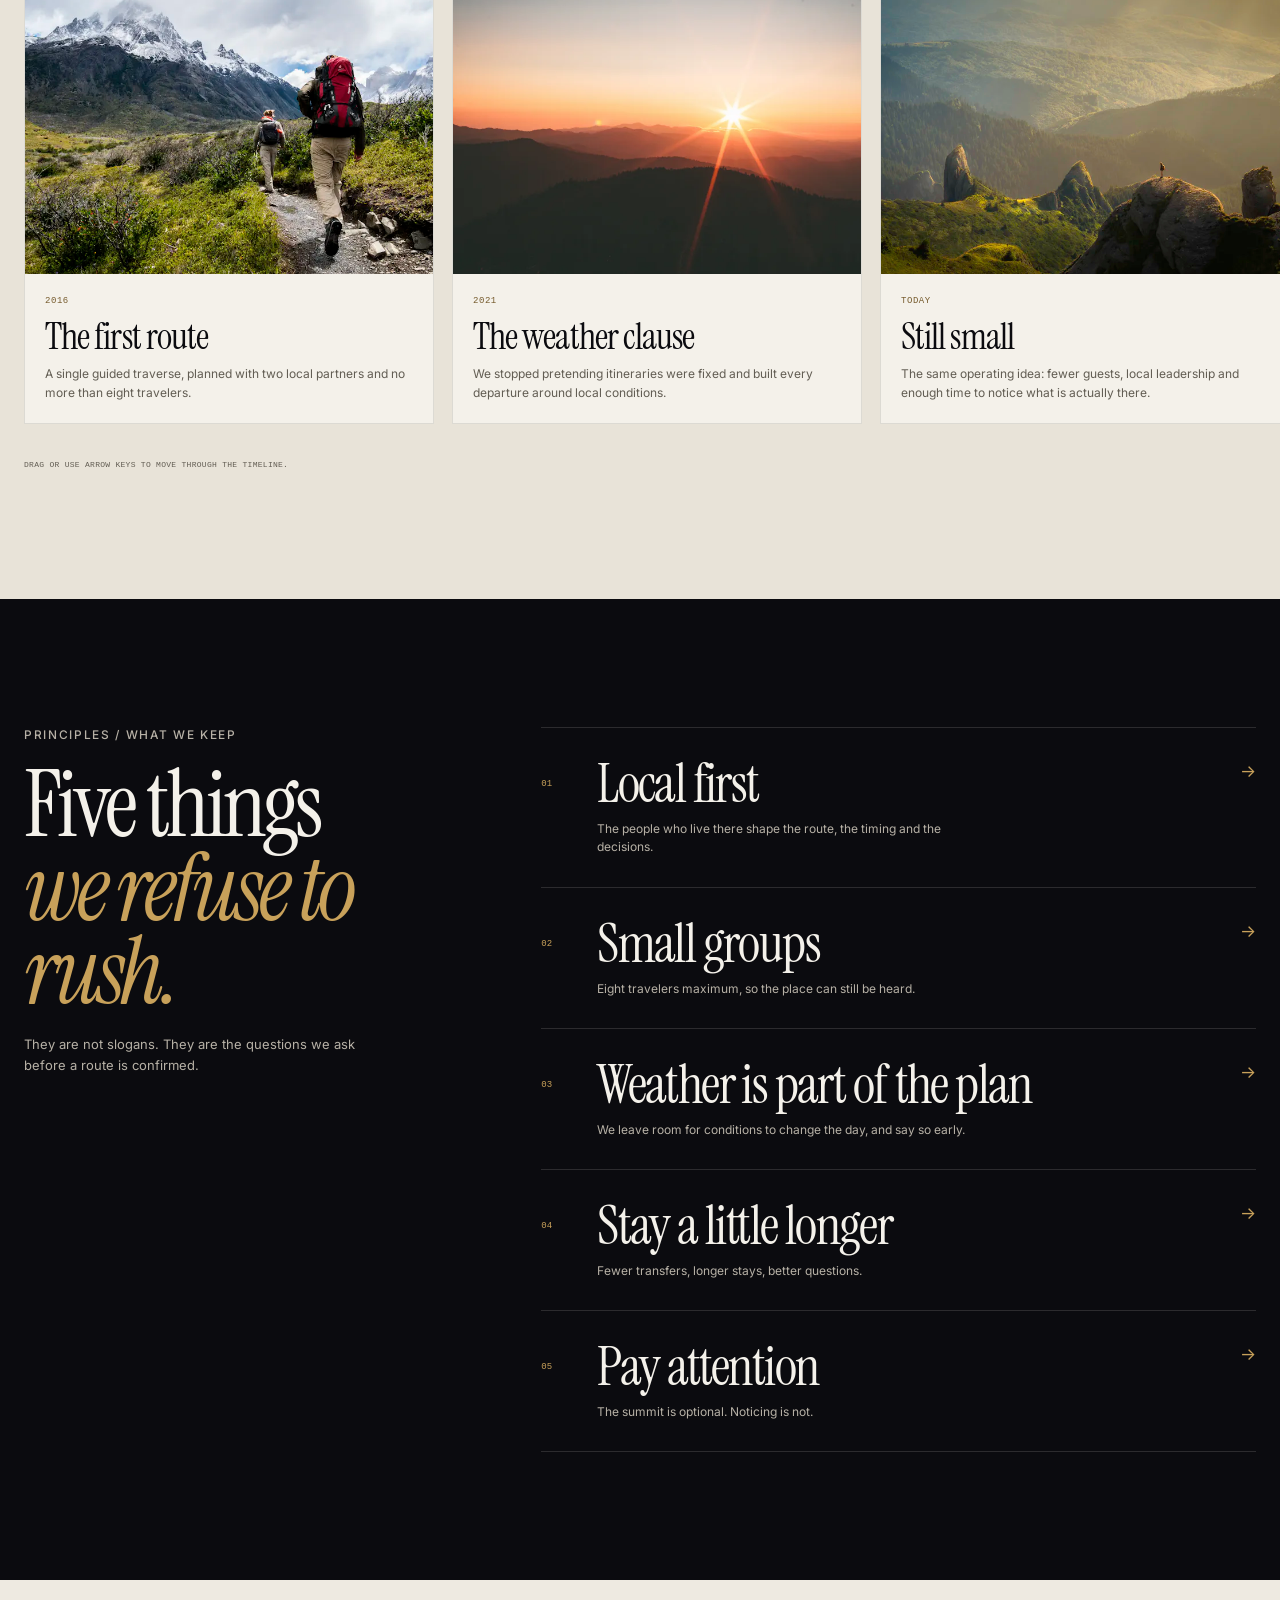
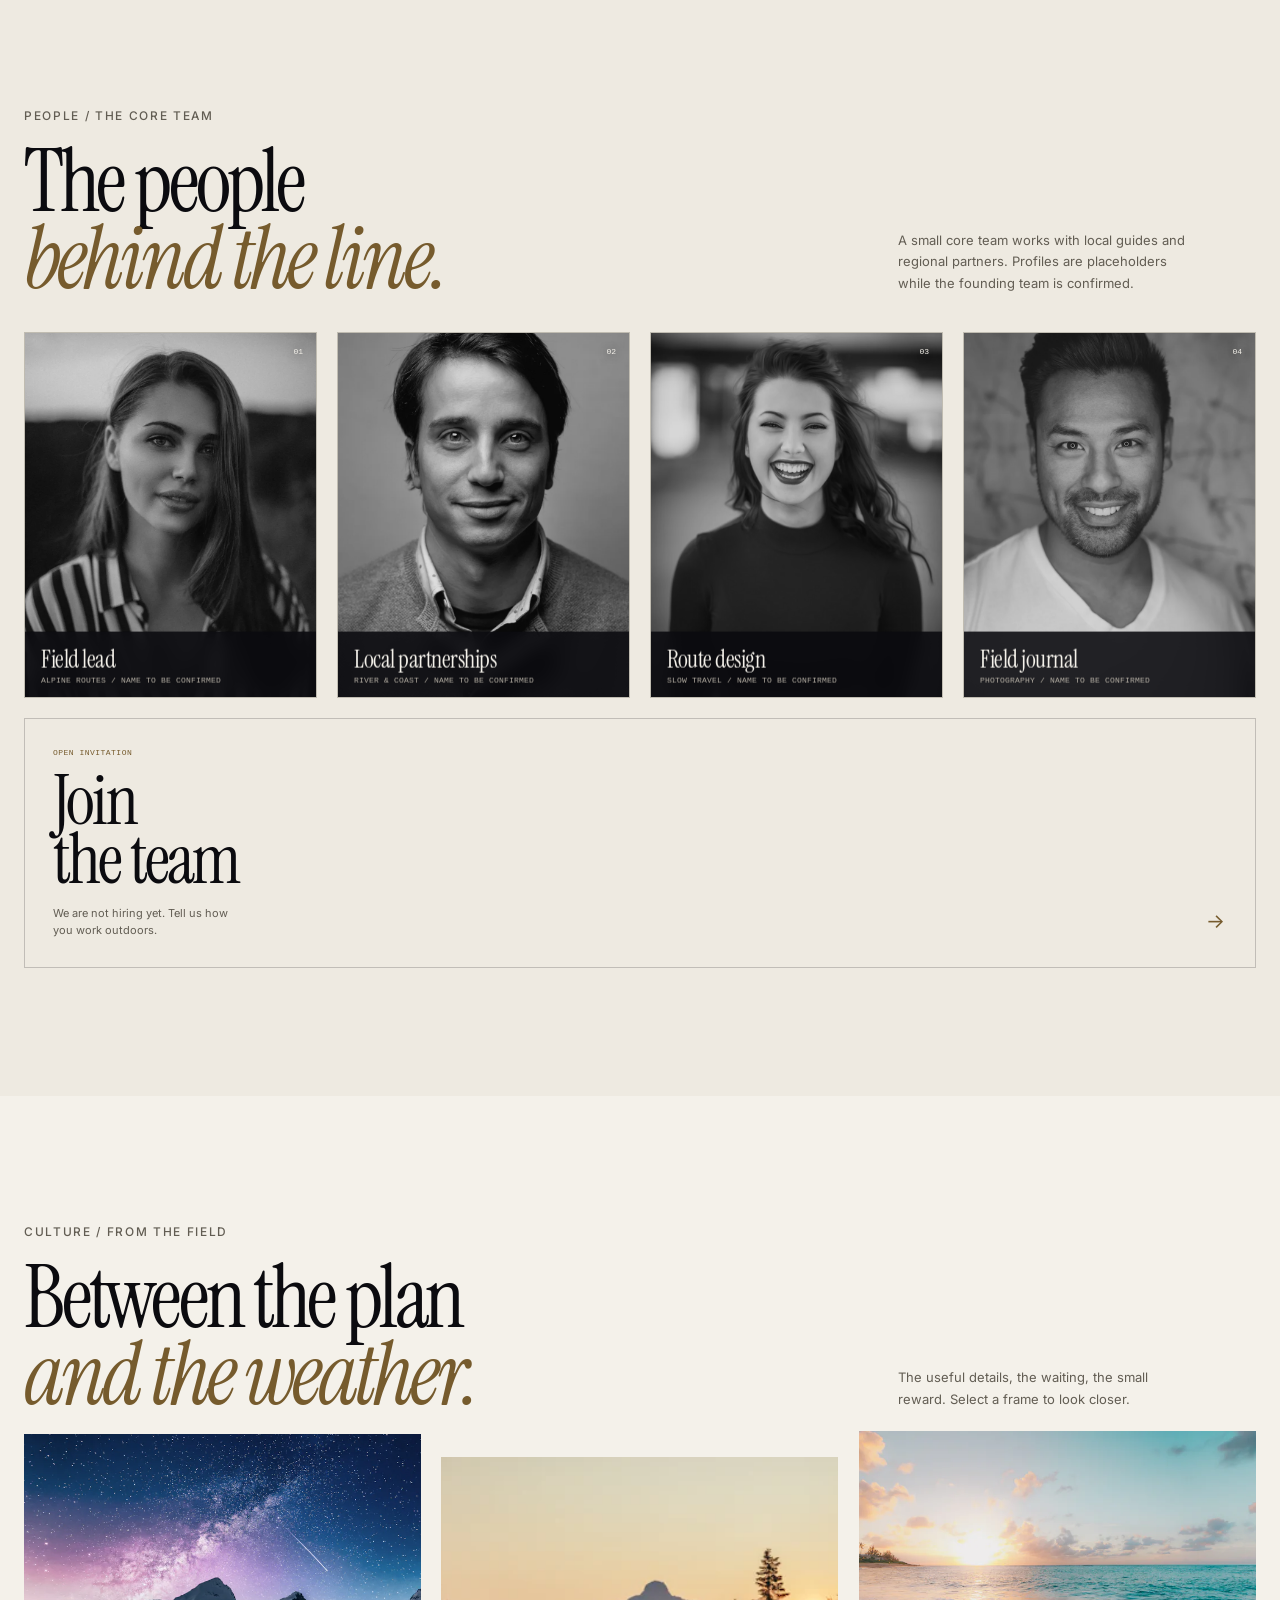
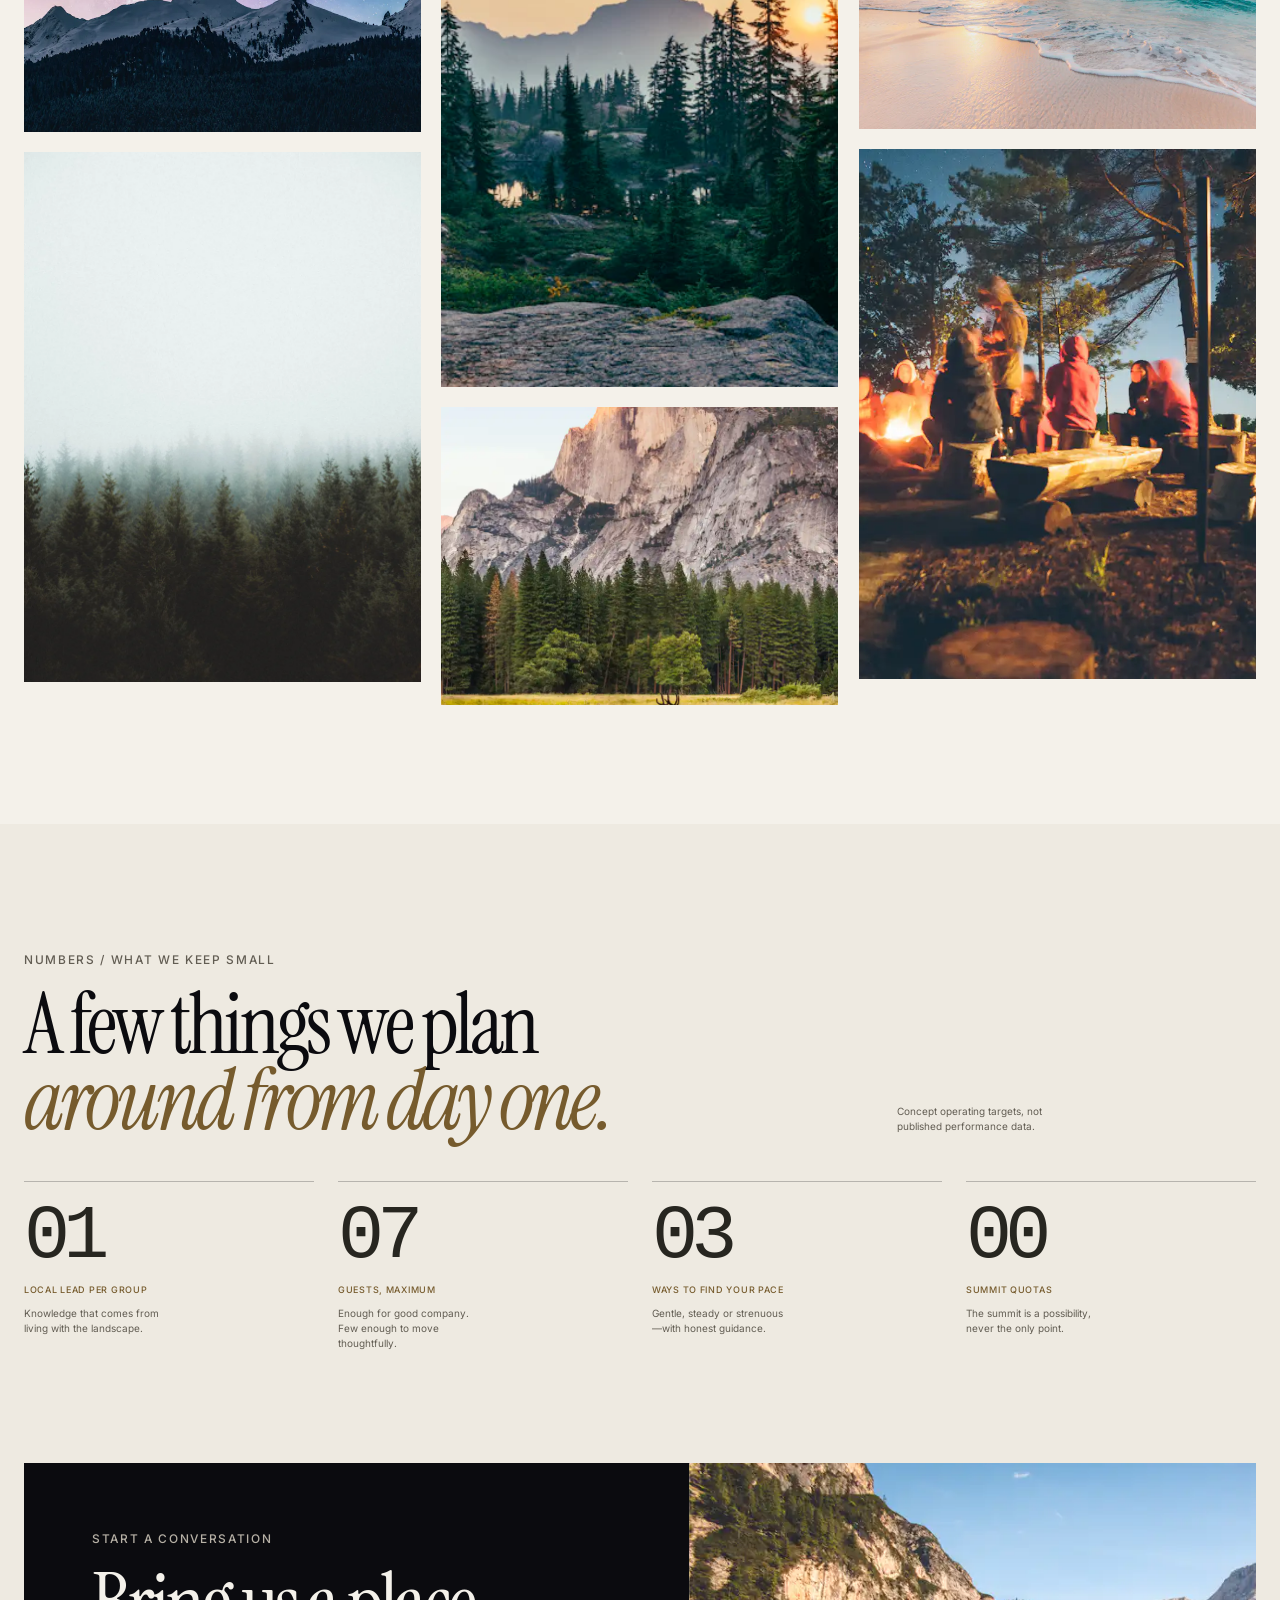
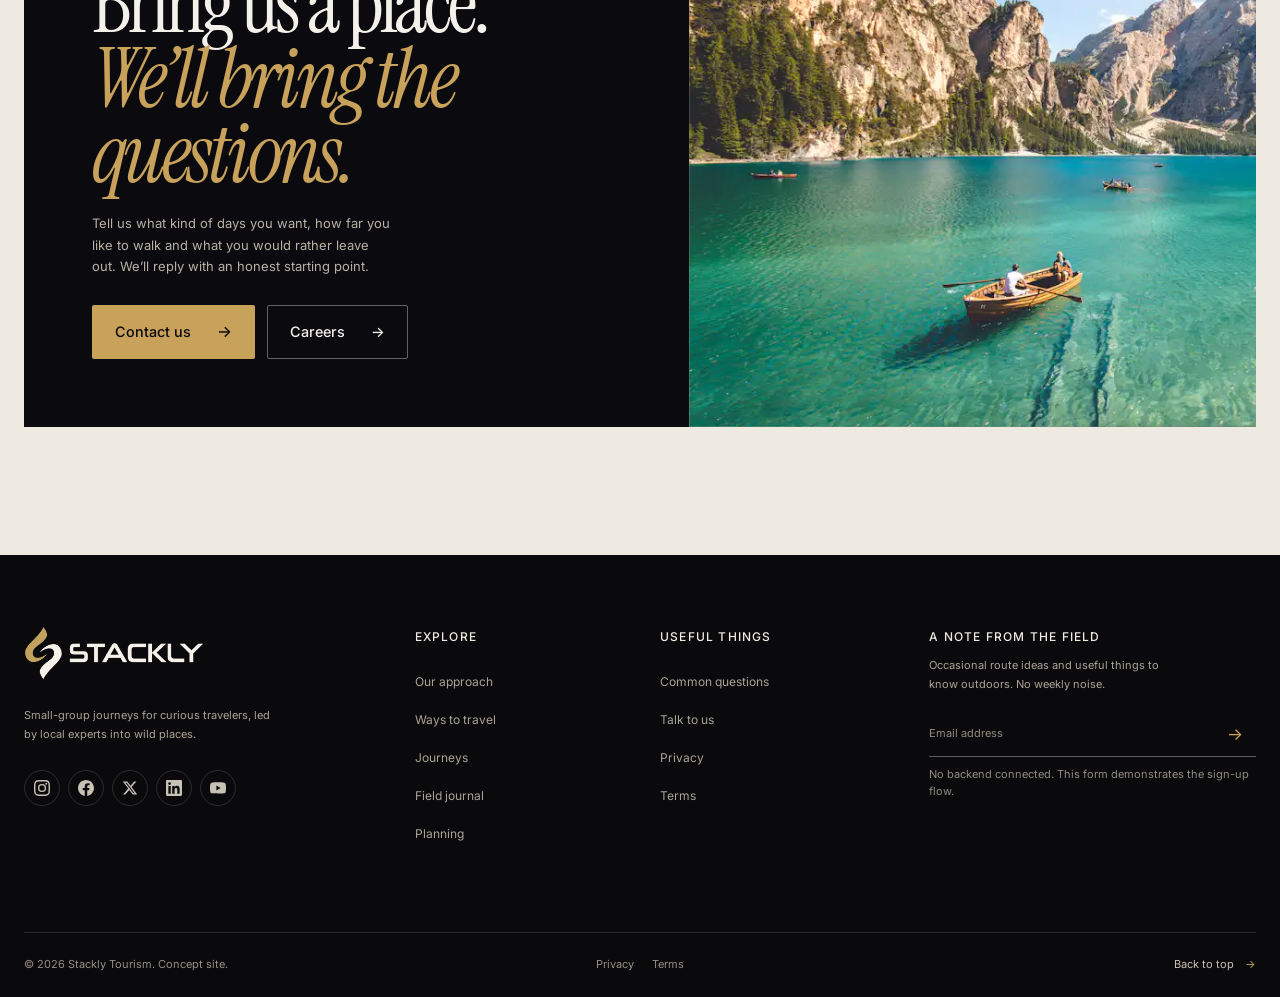
<file: about.html>
<!doctype html>
<html lang="en">
<head>
  <meta charset="utf-8">
  <meta name="viewport" content="width=device-width, initial-scale=1">
  <meta name="theme-color" content="#0B0B0F">
  <meta name="description" content="How Stackly builds small-group journeys: local leadership, honest route notes, fewer miles and room for the weather to change the plan.">
  <meta name="robots" content="index, follow">
  <link rel="canonical" href="https://stacklytourism.example/about">
  <link rel="preconnect" href="https://fonts.googleapis.com">
  <link rel="preconnect" href="https://fonts.gstatic.com" crossorigin>
  <link href="https://fonts.googleapis.com/css2?family=Instrument+Serif&family=Inter:wght@400;500;600&display=swap" rel="stylesheet">
  <link rel="stylesheet" href="css/style.css">
  <link rel="stylesheet" href="css/about.css">

  <meta property="og:type" content="website">
  <meta property="og:site_name" content="Stackly Tourism">
  <meta property="og:title" content="About Stackly Tourism">
  <meta property="og:description" content="Small journeys, local leadership and enough room for the weather to change the plan.">
  <meta property="og:url" content="https://stacklytourism.example/about">
  <meta property="og:image" content="assets/img/about/1464822759023-fed622ff2c3b.webp">
  <meta name="twitter:card" content="summary_large_image">
  <meta name="twitter:title" content="About Stackly Tourism">
  <meta name="twitter:description" content="Small journeys, local leadership and enough room for the weather to change the plan.">
  <meta name="twitter:image" content="assets/img/about/1464822759023-fed622ff2c3b.webp">
  <title>About — Stackly Tourism</title>

  <script type="application/ld+json">
    {
      "@context": "https://schema.org",
      "@graph": [
        {
          "@type": "Organization",
          "@id": "https://stacklytourism.example/#organization",
          "name": "Stackly Tourism",
          "url": "https://stacklytourism.example/",
          "description": "Small-group journeys for curious travelers, led by local experts into wild places."
        },
        {
          "@type": "AboutPage",
          "@id": "https://stacklytourism.example/about#page",
          "url": "https://stacklytourism.example/about",
          "name": "About Stackly Tourism",
          "description": "How Stackly builds small-group journeys with local leadership and room for the weather.",
          "about": { "@id": "https://stacklytourism.example/#organization" },
          "isPartOf": { "@id": "https://stacklytourism.example/#website" }
        },
        {
          "@type": "WebSite",
          "@id": "https://stacklytourism.example/#website",
          "url": "https://stacklytourism.example/",
          "name": "Stackly Tourism"
        },
        {
          "@type": "BreadcrumbList",
          "itemListElement": [
            {
              "@type": "ListItem",
              "position": 1,
              "name": "Home",
              "item": "https://stacklytourism.example/"
            },
            {
              "@type": "ListItem",
              "position": 2,
              "name": "About",
              "item": "https://stacklytourism.example/about"
            }
          ]
        }
      ]
    }
  </script>
</head>
<body class="page page--about">
  <div id="top"></div>
  <a class="skip-link" href="#main">Skip to content</a>

  <!-- SHARED:NAV START -->
  <header class="site-header" id="site-header">
    <div class="nav" id="primary-navigation">
      <div class="nav__bar">
        <a class="nav__brand" href="index.html" aria-label="Stackly Tourism home"><img class="nav__brand-logo" src="assets/logo/logo-stackly.webp" alt="Stackly Tourism" width="145" height="42"></a>

        <button class="nav__toggle" type="button" aria-label="Open navigation" aria-controls="nav-panel" aria-expanded="false">
          <span class="nav__toggle-line"></span>
          <span class="nav__toggle-line"></span>
        </button>

        <div class="nav__panel" id="nav-panel">
          <nav class="nav__primary" aria-label="Primary navigation">
            <ul class="nav__list">
              <li class="nav__item"><a class="nav__link" href="index.html">Home</a></li>
              <li class="nav__item"><a class="nav__link" href="about.html" aria-current="page">About</a></li>
              <li class="nav__item"><a class="nav__link" href="services.html">Services</a></li>
              <li class="nav__item"><a class="nav__link" href="journeys.html">Journeys</a></li>
              <li class="nav__item"><a class="nav__link" href="planning.html">Planning</a></li>
              <li class="nav__item"><a class="nav__link" href="contact.html">Contact</a></li>
            </ul>
          </nav>
          <a class="btn btn--primary nav__cta" href="login.html">Plan a journey <span aria-hidden="true">→</span></a>
        </div>
      </div>
    </div>
  </header>
  <!-- SHARED:NAV END -->

  <main id="main">
    <nav class="about-breadcrumb" aria-label="Breadcrumb">
      <div class="container">
        <ol class="about-breadcrumb__list">
          <li><a href="index.html">Home</a></li>
          <li><span aria-current="page">About</span></li>
        </ol>
      </div>
    </nav>

    <section class="about-hero" aria-labelledby="about-hero-title">
      <div class="container">
        <div class="about-hero__intro">
          <p class="eyebrow about-hero__eyebrow">About Stackly / Established 2016</p>
          <h1 class="about-hero__title" id="about-hero-title">We travel<br><em>deliberately.</em></h1>
          <p class="about-hero__thesis">Small journeys, built with local guides and honest route notes, with enough room for the weather to change the plan.</p>

          <dl class="about-hero__facts" aria-label="Stackly at a glance">
            <div class="about-hero__fact">
              <dt>Since</dt>
              <dd>2016</dd>
            </div>
            <div class="about-hero__fact">
              <dt>Base</dt>
              <dd>Salem, Tamil Nadu</dd>
            </div>
            <div class="about-hero__fact">
              <dt>Group size</dt>
              <dd>08 travelers max</dd>
            </div>
          </dl>

          <div class="about-hero__actions">
            <a class="btn btn--primary" href="journeys.html">Explore journeys <span aria-hidden="true">→</span></a>
            <a class="text-link about-hero__story-link" href="#manifesto">Read our story <span aria-hidden="true">→</span></a>
          </div>
        </div>

        <div class="about-hero__visual">
          <div class="about-hero__visual-head">
            <span>Field studies / 01—04</span>
            <span>Salem to the high passes</span>
          </div>

          <div class="about-hero__mosaic">
            <figure class="about-hero__tile about-hero__tile--one">
              <div class="about-hero__image">
                <img src="assets/img/about/1464822759023-fed622ff2c3b.webp" alt="Layered mountain peaks fading into a pale sky" width="800" height="600" fetchpriority="high" decoding="async" data-fallback="assets/img/about-fallback.svg">
              </div>
              <figcaption><span>01 / The long view</span><span>Layered ridges at dusk</span></figcaption>
            </figure>
            <figure class="about-hero__tile about-hero__tile--two">
              <div class="about-hero__image">
                <img src="assets/img/about/1441974231531-c6227db76b6e.webp" alt="Sunlight filtering through a tall green forest" width="700" height="900" loading="lazy" decoding="async" data-fallback="assets/img/about-fallback.svg">
              </div>
              <figcaption><span>02 / Between trees</span><span>Light through a working forest</span></figcaption>
            </figure>
            <figure class="about-hero__tile about-hero__tile--three">
              <div class="about-hero__image">
                <img src="assets/img/about/1500534314209-a25ddb2bd429.webp" alt="Layered mountain ridges in warm dusk light" width="700" height="900" loading="lazy" decoding="async" data-fallback="assets/img/about-fallback.svg">
              </div>
              <figcaption><span>03 / The edge of day</span><span>Ridges in the last light</span></figcaption>
            </figure>
            <figure class="about-hero__tile about-hero__tile--four">
              <div class="about-hero__image">
                <img src="assets/img/about/1439853949127-fa647821eba0.webp" alt="A turquoise alpine lake between steep mountain walls" width="700" height="900" loading="lazy" decoding="async" data-fallback="assets/img/about-fallback.svg">
              </div>
              <figcaption><span>04 / Water, slowly</span><span>An alpine lake before the wind</span></figcaption>
            </figure>
          </div>
        </div>
      </div>
    </section>

    <section class="manifesto" id="manifesto" aria-labelledby="manifesto-title">
      <div class="container manifesto__layout">
        <aside class="manifesto__margin" aria-label="Story notes">
          <p class="manifesto__note-label">Field note / N° 01</p>
          <p class="manifesto__note">We plan for the day we get, not the one we ordered.</p>
          <figure class="manifesto__aside-figure">
            <div class="manifesto__aside-image">
              <img src="assets/img/about/1473448912268-2022ce9509d8.webp" alt="A narrow path winding through a dense forest" width="700" height="900" loading="lazy" decoding="async" data-fallback="assets/img/about-fallback.svg">
            </div>
            <figcaption>The quieter half of the day.</figcaption>
          </figure>
        </aside>

        <div class="manifesto__content">
          <p class="eyebrow">Our story / Why we go</p>
          <h2 class="manifesto__title" id="manifesto-title">The route is a way of paying attention.</h2>
          <div class="manifesto__body" data-brighten>
            <p class="manifesto__opening">Stackly began with a simple frustration: too many journeys were being sold as checklists. See this. Photograph that. Be somewhere else by dinner. We wanted the opposite—a way of traveling that left room for the place to set the pace.</p>
            <p>Our routes are built with local guides and regional partners, people who know which pass closes early, where the light lands at breakfast, and when the honest answer is to stay put. We keep groups small, share the trade-offs, and choose fewer miles over fuller days.</p>
            <p>We are not trying to make the outdoors easier. We are trying to make the time outside more useful: more attentive, more generous to the people who live there, and more willing to let a plan change when the mountain has other ideas.</p>
            <blockquote class="manifesto__quote">
              <p>Good travel is not a list of places. It is a quality of attention.</p>
            </blockquote>
            <p>That is the standard we keep. Everything else—the route, the kit list, the meeting point—is there to protect it.</p>
          </div>
        </div>
      </div>

      <div class="container manifesto__image-frame" data-media-frame>
        <img class="manifesto__image" src="assets/img/about/1501785888041-af3ef285b470.webp" alt="A small boat on a clear alpine lake beneath pale mountains" width="1000" height="700" loading="lazy" decoding="async" data-parallax data-fallback="assets/img/about-fallback.svg">
        <span class="manifesto__image-caption">Dolomites / A route shaped around water</span>
      </div>
    </section>

    <section class="milestones" aria-labelledby="milestones-title" data-milestones>
      <div class="container">
        <div class="milestones__sticky">
          <div class="milestones__header">
            <div>
              <p class="eyebrow">Milestones / 2016 → today</p>
              <h2 class="milestones__title" id="milestones-title">A few miles,<br><em>a longer view.</em></h2>
            </div>
            <p class="milestones__intro">Stackly has stayed deliberately small. These are the decisions that shaped the work, not a growth chart.</p>
          </div>
          <div class="milestones__rail-wrap">
            <div class="milestones__years" role="group" aria-label="Jump to a milestone">
              <button class="milestones__year is-active" type="button" data-year-target="0" aria-current="step">2016</button>
              <button class="milestones__year" type="button" data-year-target="1">2021</button>
              <button class="milestones__year" type="button" data-year-target="2">Today</button>
            </div>
            <div class="milestones__progress" aria-hidden="true"><span data-timeline-progress></span></div>
          </div>
        </div>

        <div class="milestones__viewport" tabindex="0" data-timeline-viewport aria-label="Milestones timeline. Use the left and right arrow keys to move between years.">
          <div class="milestones__track">
            <article class="milestone" data-milestone="0">
              <figure class="milestone__figure">
                <img src="assets/img/about/1551632811-561732d1e306.webp" alt="A group walking a high mountain trail" width="700" height="500" loading="lazy" decoding="async" data-fallback="assets/img/about-fallback.svg">
              </figure>
              <div class="milestone__copy">
                <span class="milestone__year">2016</span>
                <h3>The first route</h3>
                <p>A single guided traverse, planned with two local partners and no more than eight travelers.</p>
              </div>
            </article>
            <article class="milestone" data-milestone="1">
              <figure class="milestone__figure">
                <img src="assets/img/about/1500534623283-312aade485b7.webp" alt="The sun setting behind layered mountain ridges" width="700" height="500" loading="lazy" decoding="async" data-fallback="assets/img/about-fallback.svg">
              </figure>
              <div class="milestone__copy">
                <span class="milestone__year">2021</span>
                <h3>The weather clause</h3>
                <p>We stopped pretending itineraries were fixed and built every departure around local conditions.</p>
              </div>
            </article>
            <article class="milestone" data-milestone="2">
              <figure class="milestone__figure">
                <img src="assets/img/about/1469474968028-56623f02e42e.webp" alt="A mountain peak rising above a dark forest" width="700" height="500" loading="lazy" decoding="async" data-fallback="assets/img/about-fallback.svg">
              </figure>
              <div class="milestone__copy">
                <span class="milestone__year">Today</span>
                <h3>Still small</h3>
                <p>The same operating idea: fewer guests, local leadership and enough time to notice what is actually there.</p>
              </div>
            </article>
          </div>
        </div>
        <p class="milestones__hint">Drag or use arrow keys to move through the timeline.</p>
      </div>
    </section>

    <section class="principles" aria-labelledby="principles-title" data-principles>
      <div class="container principles__layout">
        <div class="principles__header">
          <p class="eyebrow principles__eyebrow">Principles / What we keep</p>
          <h2 class="principles__title" id="principles-title">Five things<br><em>we refuse to rush.</em></h2>
          <p>They are not slogans. They are the questions we ask before a route is confirmed.</p>
        </div>
        <ol class="principles__list">
          <li class="principles__item">
            <a class="principle" href="services.html#service-local" data-preview="assets/img/about/1478131143081-80f7f84ca84d.webp" data-preview-alt="A group gathered around a campfire at dusk">
              <span class="principle__number">01</span>
              <span class="principle__name">Local first</span>
              <span class="principle__description">The people who live there shape the route, the timing and the decisions.</span>
              <span class="principle__arrow" aria-hidden="true">→</span>
            </a>
          </li>
          <li class="principles__item">
            <a class="principle" href="services.html#proof-title" data-preview="assets/img/about/1519681393784-d120267933ba.webp" data-preview-alt="A starry sky above a mountain ridge">
              <span class="principle__number">02</span>
              <span class="principle__name">Small groups</span>
              <span class="principle__description">Eight travelers maximum, so the place can still be heard.</span>
              <span class="principle__arrow" aria-hidden="true">→</span>
            </a>
          </li>
          <li class="principles__item">
            <a class="principle" href="services.html#process-title" data-preview="assets/img/about/1511497584788-876760111969.webp" data-preview-alt="Tall trees in a green forest">
              <span class="principle__number">03</span>
              <span class="principle__name">Weather is part of the plan</span>
              <span class="principle__description">We leave room for conditions to change the day, and say so early.</span>
              <span class="principle__arrow" aria-hidden="true">→</span>
            </a>
          </li>
          <li class="principles__item">
            <a class="principle" href="services.html#process-title" data-preview="assets/img/about/1507525428034-b723cf961d3e.webp" data-preview-alt="Waves breaking on an open beach">
              <span class="principle__number">04</span>
              <span class="principle__name">Stay a little longer</span>
              <span class="principle__description">Fewer transfers, longer stays, better questions.</span>
              <span class="principle__arrow" aria-hidden="true">→</span>
            </a>
          </li>
          <li class="principles__item">
            <a class="principle" href="about.html#manifesto-title" data-preview="assets/img/about/1478131143081-80f7f84ca84d.webp" data-preview-alt="A group gathered around a campfire at dusk">
              <span class="principle__number">05</span>
              <span class="principle__name">Pay attention</span>
              <span class="principle__description">The summit is optional. Noticing is not.</span>
              <span class="principle__arrow" aria-hidden="true">→</span>
            </a>
          </li>
        </ol>
        <div class="principles__preview" data-principles-preview aria-hidden="true">
          <img src="assets/img/about/1478131143081-80f7f84ca84d.webp" alt="" width="700" height="500" loading="lazy" decoding="async" data-preview-image data-fallback="assets/img/about-fallback.svg">
        </div>
      </div>
    </section>

    <section class="team" aria-labelledby="team-title">
      <div class="container">
        <div class="team__header">
          <div>
            <p class="eyebrow">People / The core team</p>
            <h2 class="team__title" id="team-title">The people<br><em>behind the line.</em></h2>
          </div>
          <p class="team__intro">A small core team works with local guides and regional partners. Profiles are placeholders while the founding team is confirmed.</p>
        </div>

        <div class="team__grid">
          <article class="team-card" tabindex="0" aria-label="Profile placeholder for the alpine field lead">
            <div class="team-card__image">
              <img src="assets/img/about/1544005313-94ddf0286df2.webp" alt="Portrait of a woman looking toward the camera" width="500" height="650" loading="lazy" decoding="async" data-fallback="assets/img/about-fallback.svg">
            </div>
            <div class="team-card__panel">
              <span class="team-card__name">Field lead</span>
              <span class="team-card__role">Alpine routes / Name to be confirmed</span>
            </div>
            <span class="team-card__index" aria-hidden="true">01</span>
          </article>
          <article class="team-card" tabindex="0" aria-label="Profile placeholder for the local partnerships lead">
            <div class="team-card__image">
              <img src="assets/img/about/1500648767791-00dcc994a43e.webp" alt="Portrait of a man looking toward the camera" width="500" height="650" loading="lazy" decoding="async" data-fallback="assets/img/about-fallback.svg">
            </div>
            <div class="team-card__panel">
              <span class="team-card__name">Local partnerships</span>
              <span class="team-card__role">River &amp; coast / Name to be confirmed</span>
            </div>
            <span class="team-card__index" aria-hidden="true">02</span>
          </article>
          <article class="team-card" tabindex="0" aria-label="Profile placeholder for the route designer">
            <div class="team-card__image">
              <img src="assets/img/about/1494790108377-be9c29b29330.webp" alt="Portrait of a woman smiling toward the camera" width="500" height="650" loading="lazy" decoding="async" data-fallback="assets/img/about-fallback.svg">
            </div>
            <div class="team-card__panel">
              <span class="team-card__name">Route design</span>
              <span class="team-card__role">Slow travel / Name to be confirmed</span>
            </div>
            <span class="team-card__index" aria-hidden="true">03</span>
          </article>
          <article class="team-card" tabindex="0" aria-label="Profile placeholder for the field journal editor">
            <div class="team-card__image">
              <img src="assets/img/about/1507003211169-0a1dd7228f2d.webp" alt="Portrait of a man looking toward the camera" width="500" height="650" loading="lazy" decoding="async" data-fallback="assets/img/about-fallback.svg">
            </div>
            <div class="team-card__panel">
              <span class="team-card__name">Field journal</span>
              <span class="team-card__role">Photography / Name to be confirmed</span>
            </div>
            <span class="team-card__index" aria-hidden="true">04</span>
          </article>
          <a class="team-card team-card--join" href="contact.html">
            <span class="team-card__join-eyebrow">Open invitation</span>
            <span class="team-card__join-title">Join<br>the team</span>
            <span class="team-card__join-copy">We are not hiring yet. Tell us how you work outdoors.</span>
            <span class="team-card__join-arrow" aria-hidden="true">→</span>
          </a>
        </div>
      </div>
    </section>

    <section class="culture" aria-labelledby="culture-title">
      <div class="container">
        <div class="culture__header">
          <div>
            <p class="eyebrow">Culture / From the field</p>
            <h2 class="culture__title" id="culture-title">Between the plan<br><em>and the weather.</em></h2>
          </div>
          <p class="culture__intro">The useful details, the waiting, the small reward. Select a frame to look closer.</p>
        </div>

        <div class="culture__grid">
          <div class="culture__column" data-gallery-column data-speed="28">
            <button class="culture__item" type="button" data-gallery-item data-lightbox-open data-full="assets/img/about/1519681393784-d120267933ba.webp" data-caption="Night above the ridge" aria-label="Open image: Night above the ridge">
              <img src="assets/img/about/1519681393784-d120267933ba.webp" alt="A starry sky above a mountain ridge" width="700" height="500" loading="lazy" decoding="async" data-fallback="assets/img/about-fallback.svg">
              <span class="culture__caption">Night above the ridge</span>
            </button>
            <button class="culture__item" type="button" data-gallery-item data-lightbox-open data-full="assets/img/about/1509316975850-ff9c5deb0cd9.webp" data-caption="Fog in the conifers" aria-label="Open image: Fog in the conifers">
              <img src="assets/img/about/1509316975850-ff9c5deb0cd9.webp" alt="Conifers disappearing into thick fog" width="700" height="900" loading="lazy" decoding="async" data-fallback="assets/img/about-fallback.svg">
              <span class="culture__caption">Fog in the conifers</span>
            </button>
          </div>
          <div class="culture__column" data-gallery-column data-speed="-18">
            <button class="culture__item" type="button" data-gallery-item data-lightbox-open data-full="assets/img/about/1511497584788-876760111969.webp" data-caption="The path after rain" aria-label="Open image: The path after rain">
              <img src="assets/img/about/1511497584788-876760111969.webp" alt="Tall trees in a green forest" width="700" height="900" loading="lazy" decoding="async" data-fallback="assets/img/about-fallback.svg">
              <span class="culture__caption">The path after rain</span>
            </button>
            <button class="culture__item" type="button" data-gallery-item data-lightbox-open data-full="assets/img/about/1472396961693-142e6e269027.webp" data-caption="A pause, at a distance" aria-label="Open image: A pause, at a distance">
              <img src="assets/img/about/1472396961693-142e6e269027.webp" alt="A deer standing at the edge of a forest" width="600" height="400" loading="lazy" decoding="async" data-fallback="assets/img/about-fallback.svg">
              <span class="culture__caption">A pause, at a distance</span>
            </button>
          </div>
          <div class="culture__column" data-gallery-column data-speed="34">
            <button class="culture__item" type="button" data-gallery-item data-lightbox-open data-full="assets/img/about/1507525428034-b723cf961d3e.webp" data-caption="Low tide, no schedule" aria-label="Open image: Low tide, no schedule">
              <img src="assets/img/about/1507525428034-b723cf961d3e.webp" alt="Waves breaking on an open beach" width="700" height="500" loading="lazy" decoding="async" data-fallback="assets/img/about-fallback.svg">
              <span class="culture__caption">Low tide, no schedule</span>
            </button>
            <button class="culture__item" type="button" data-gallery-item data-lightbox-open data-full="assets/img/about/1478131143081-80f7f84ca84d.webp" data-caption="The last useful hour" aria-label="Open image: The last useful hour">
              <img src="assets/img/about/1478131143081-80f7f84ca84d.webp" alt="A group gathered around a campfire at dusk" width="700" height="500" loading="lazy" decoding="async" data-fallback="assets/img/about-fallback.svg">
              <span class="culture__caption">The last useful hour</span>
            </button>
          </div>
        </div>
      </div>
    </section>

    <section class="about-numbers" aria-labelledby="numbers-title">
      <div class="container">
        <div class="about-numbers__header">
          <div>
            <p class="eyebrow">Numbers / What we keep small</p>
            <h2 class="about-numbers__title" id="numbers-title">A few things we plan<br><em>around from day one.</em></h2>
          </div>
          <p class="about-numbers__note">Concept operating targets, not published performance data.</p>
        </div>

        <div class="about-numbers__grid">
          <article class="about-number" data-reveal="fade-up">
            <span class="about-number__rule"></span>
            <span class="about-number__value" data-counter="1" data-digits="2" aria-hidden="true">01</span>
            <span class="about-number__label">local lead per group</span>
            <p>Knowledge that comes from living with the landscape.</p>
          </article>
          <article class="about-number" data-reveal="fade-up">
            <span class="about-number__rule"></span>
            <span class="about-number__value" data-counter="8" data-digits="2" aria-hidden="true">08</span>
            <span class="about-number__label">guests, maximum</span>
            <p>Enough for good company. Few enough to move thoughtfully.</p>
          </article>
          <article class="about-number" data-reveal="fade-up">
            <span class="about-number__rule"></span>
            <span class="about-number__value" data-counter="3" data-digits="2" aria-hidden="true">03</span>
            <span class="about-number__label">ways to find your pace</span>
            <p>Gentle, steady or strenuous—with honest guidance.</p>
          </article>
          <article class="about-number" data-reveal="fade-up">
            <span class="about-number__rule"></span>
            <span class="about-number__value" data-counter="0" data-digits="2" aria-hidden="true">00</span>
            <span class="about-number__label">summit quotas</span>
            <p>The summit is a possibility, never the only point.</p>
          </article>
        </div>

        <div class="about-closing">
          <div class="about-closing__copy">
            <p class="eyebrow about-closing__eyebrow">Start a conversation</p>
            <h2 class="about-closing__title">Bring us a place.<br><em>We’ll bring the questions.</em></h2>
            <p class="about-closing__description">Tell us what kind of days you want, how far you like to walk and what you would rather leave out. We’ll reply with an honest starting point.</p>
            <div class="about-closing__actions">
              <a class="btn btn--primary" href="contact.html">Contact us <span aria-hidden="true">→</span></a>
              <a class="btn about-closing__ghost" href="contact.html#contact-form">Careers <span aria-hidden="true">→</span></a>
            </div>
          </div>
          <div class="about-closing__media" data-closing-media>
            <img src="assets/img/about/1501785888041-af3ef285b470.webp" alt="A small boat on a turquoise alpine lake" width="1000" height="700" loading="lazy" decoding="async" data-fallback="assets/img/about-fallback.svg">
          </div>
        </div>
      </div>
    </section>
  </main>

  <!-- SHARED:FOOTER START -->
  <footer class="site-footer section-dark" id="footer">
    <div class="container">
      <div class="footer__main">
        <div class="footer__brand-column">
          <a class="footer__brand" href="index.html" aria-label="Stackly Tourism home"><img class="footer__brand-logo" src="assets/logo/logo-stackly.webp" alt="Stackly Tourism" width="180" height="52"></a>
          <p>Small-group journeys for curious travelers, led by local experts into wild places.</p>
          <div class="footer__socials" aria-label="Social media">
            <a class="footer__social-link" href="https://www.instagram.com/" target="_blank" rel="noopener noreferrer" aria-label="Instagram" title="Instagram">
              <svg viewBox="0 0 24 24" aria-hidden="true" focusable="false"><path d="M12 2.163c3.204 0 3.584.012 4.85.07 3.252.148 4.771 1.691 4.919 4.919.058 1.265.069 1.645.069 4.849 0 3.205-.012 3.584-.069 4.849-.149 3.225-1.664 4.771-4.919 4.919-1.266.058-1.644.07-4.85.07-3.204 0-3.584-.012-4.849-.07-3.26-.149-4.771-1.699-4.919-4.92-.058-1.265-.07-1.644-.07-4.849 0-3.204.013-3.583.07-4.849.149-3.227 1.664-4.771 4.919-4.919 1.266-.057 1.645-.069 4.849-.069zM12 0C8.741 0 8.333.014 7.053.072 2.695.272.273 2.69.073 7.052.014 8.333 0 8.741 0 12c0 3.259.014 3.668.072 4.948.2 4.358 2.618 6.78 6.98 6.98C8.333 23.986 8.741 24 12 24c3.259 0 3.668-.014 4.948-.072 4.354-.2 6.782-2.618 6.979-6.98.059-1.28.073-1.689.073-4.948 0-3.259-.014-3.667-.072-4.947-.196-4.354-2.617-6.78-6.979-6.98C15.668.014 15.259 0 12 0zm0 5.838a6.162 6.162 0 100 12.324 6.162 6.162 0 000-12.324zM12 16a4 4 0 110-8 4 4 0 010 8zm6.406-11.845a1.44 1.44 0 100 2.881 1.44 1.44 0 000-2.881z"/></svg>
            </a>
            <a class="footer__social-link" href="https://www.facebook.com/" target="_blank" rel="noopener noreferrer" aria-label="Facebook" title="Facebook">
              <svg viewBox="0 0 24 24" aria-hidden="true" focusable="false"><path d="M24 12.073c0-6.627-5.373-12-12-12s-12 5.373-12 12c0 5.99 4.388 10.954 10.125 11.854v-8.385H7.078v-3.47h3.047V9.43c0-3.007 1.792-4.669 4.533-4.669 1.312 0 2.686.235 2.686.235v2.953H15.83c-1.491 0-1.956.925-1.956 1.874v2.25h3.328l-.532 3.47h-2.796v8.385C19.612 23.027 24 18.062 24 12.073z"/></svg>
            </a>
            <a class="footer__social-link" href="https://x.com/" target="_blank" rel="noopener noreferrer" aria-label="X (Twitter)" title="X (Twitter)">
              <svg viewBox="0 0 24 24" aria-hidden="true" focusable="false"><path d="M18.244 2.25h3.308l-7.227 8.26 8.502 11.24H16.17l-5.214-6.817L4.99 21.75H1.68l7.73-8.835L1.254 2.25H8.08l4.713 6.231zm-1.161 17.52h1.833L7.084 4.126H5.117z"/></svg>
            </a>
            <a class="footer__social-link" href="https://www.linkedin.com/" target="_blank" rel="noopener noreferrer" aria-label="LinkedIn" title="LinkedIn">
              <svg viewBox="0 0 24 24" aria-hidden="true" focusable="false"><path d="M20.447 20.452h-3.554v-5.569c0-1.328-.027-3.037-1.852-3.037-1.853 0-2.136 1.445-2.136 2.939v5.667H9.351V9h3.414v1.561h.046c.477-.9 1.637-1.85 3.37-1.85 3.601 0 4.267 2.37 4.267 5.455v6.286zM5.337 7.433c-1.144 0-2.063-.926-2.063-2.065 0-1.138.92-2.063 2.063-2.063 1.14 0 2.064.925 2.064 2.063 0 1.139-.925 2.065-2.064 2.065zm1.782 13.019H3.555V9h3.564v11.452zM22.225 0H1.771C.792 0 0 .774 0 1.729v20.542C0 23.227.792 24 1.771 24h20.451C23.2 24 24 23.227 24 22.271V1.729C24 .774 23.2 0 22.222 0h.003z"/></svg>
            </a>
            <a class="footer__social-link" href="https://www.youtube.com/" target="_blank" rel="noopener noreferrer" aria-label="YouTube" title="YouTube">
              <svg viewBox="0 0 24 24" aria-hidden="true" focusable="false"><path d="M23.498 6.186a3.016 3.016 0 00-2.122-2.136C19.505 3.545 12 3.545 12 3.545s-7.505 0-9.377.505A3.017 3.017 0 00.502 6.186C0 8.07 0 12 0 12s0 3.93.502 5.814a3.016 3.016 0 002.122 2.136c1.871.505 9.376.505 9.376.505s7.505 0 9.377-.505a3.015 3.015 0 002.122-2.136C24 15.93 24 12 24 12s0-3.93-.502-5.814zM9.545 15.568V8.432L15.818 12l-6.273 3.568z"/></svg>
            </a>
          </div>
        </div>
        <div class="footer__column">
          <h2 class="footer__heading">Explore</h2>
          <ul>
            <li><a href="404.html">Our approach</a></li>
            <li><a href="404.html">Ways to travel</a></li>
            <li><a href="404.html">Journeys</a></li>
            <li><a href="404.html">Field journal</a></li>
            <li><a href="404.html">Planning</a></li>
          </ul>
        </div>
        <div class="footer__column">
          <h2 class="footer__heading">Useful things</h2>
          <ul>
            <li><a href="404.html">Common questions</a></li>
            <li><a href="404.html">Talk to us</a></li>
            <li><a href="404.html">Privacy</a></li>
            <li><a href="404.html">Terms</a></li>
          </ul>
        </div>
        <div class="footer__newsletter">
          <h2 class="footer__heading">A note from the field</h2>
          <p>Occasional route ideas and useful things to know outdoors. No weekly noise.</p>
          <form class="newsletter" data-newsletter novalidate>
            <label class="sr-only" for="newsletter-email">Your email address</label>
            <div class="newsletter__field">
              <input id="newsletter-email" name="email" type="email" autocomplete="email" placeholder="Email address" required aria-describedby="newsletter-message">
              <button class="newsletter__submit" type="submit" aria-label="Subscribe to the Stackly field note"><span aria-hidden="true">→</span></button>
            </div>
            <p class="newsletter__message" id="newsletter-message" aria-live="polite">No backend connected. This form demonstrates the sign-up flow.</p>
          </form>
        </div>
      </div>
<div class="footer__bottom">
        <p>© <span data-current-year>2026</span> Stackly Tourism. Concept site.</p>
        <div class="footer__legal"><a href="404.html">Privacy</a><a href="404.html">Terms</a></div>
        <a class="footer__top" href="#top">Back to top <span aria-hidden="true">→</span></a>
      </div>
    </div>
  </footer>
  <!-- SHARED:FOOTER END -->

  <dialog class="lightbox" data-lightbox aria-labelledby="lightbox-caption">
    <div class="lightbox__inner">
      <div class="lightbox__bar">
        <span class="lightbox__counter" data-lightbox-counter aria-live="polite">1 / 6</span>
        <button class="lightbox__close" type="button" data-lightbox-close aria-label="Close image viewer">Close <span aria-hidden="true">×</span></button>
      </div>
      <div class="lightbox__stage">
        <button class="lightbox__arrow lightbox__arrow--prev" type="button" data-lightbox-prev aria-label="Previous image"><span aria-hidden="true">→</span></button>
        <figure class="lightbox__figure">
          <img data-lightbox-image src="assets/img/about/1519681393784-d120267933ba.webp" alt="" width="700" height="500" loading="lazy" decoding="async" data-fallback="assets/img/about-fallback.svg">
          <figcaption id="lightbox-caption" data-lightbox-caption>Night above the ridge</figcaption>
        </figure>
        <button class="lightbox__arrow lightbox__arrow--next" type="button" data-lightbox-next aria-label="Next image"><span aria-hidden="true">→</span></button>
      </div>
    </div>
  </dialog>

  <script src="js/main.js" defer></script>
  <script src="js/about.js" defer></script>
</body>
</html>
</file>
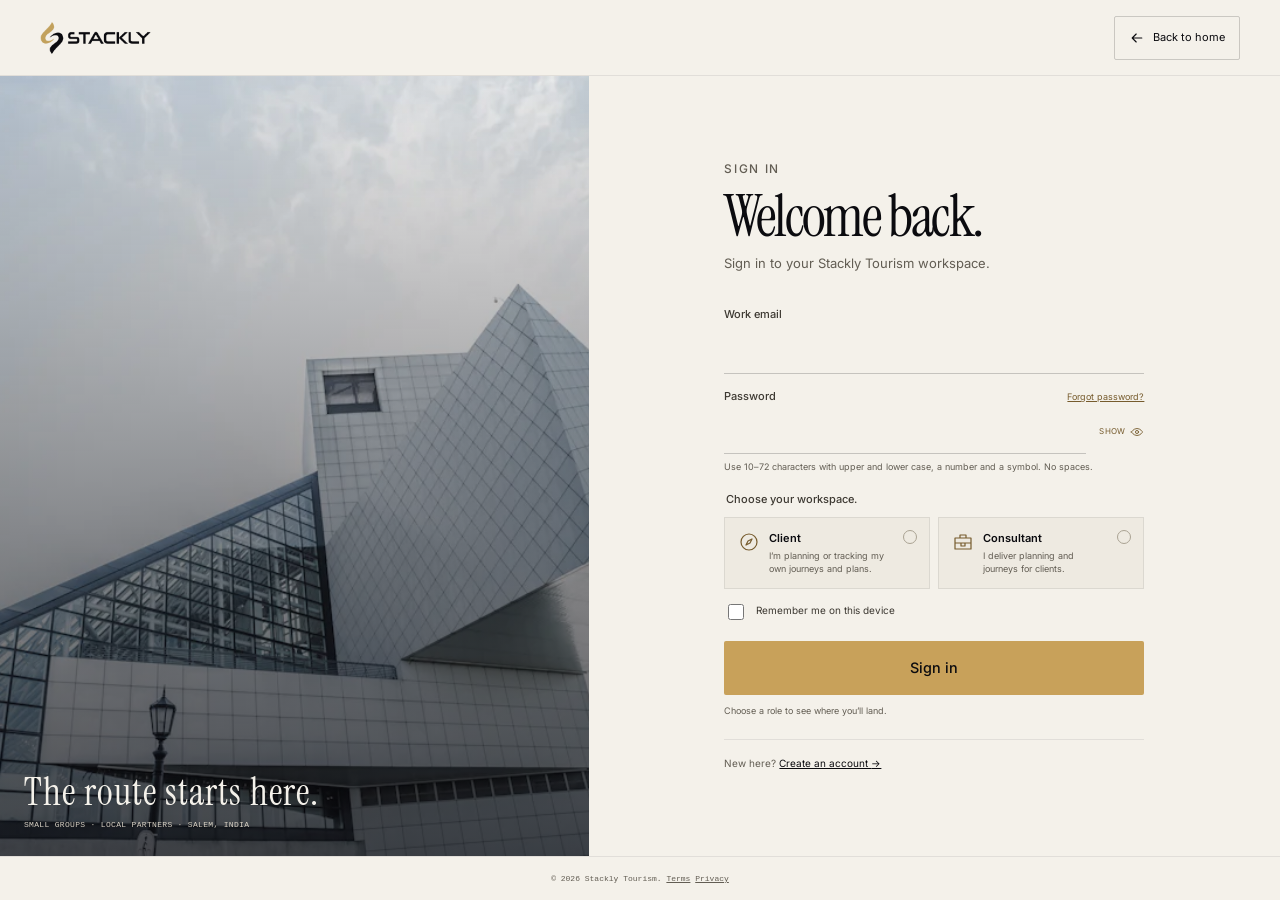
<file: client-dashboard.html>
<!doctype html>
<html lang="en">
<head>
  <meta charset="utf-8">
  <meta name="viewport" content="width=device-width, initial-scale=1">
  <meta name="theme-color" content="#0B0B0F">
  <meta name="description" content="Stackly Tourism client workspace — journeys, planning, reports, documents and messages.">
  <meta name="robots" content="noindex, nofollow">
  <link rel="icon" href="data:image/svg+xml,%3Csvg xmlns='http://www.w3.org/2000/svg' viewBox='0 0 32 32'%3E%3Crect width='32' height='32' fill='%230b0b0f'/%3E%3Ccircle cx='16' cy='16' r='10' fill='none' stroke='%23c8a15a'/%3E%3Cpath d='M16 4v24M4 16h24' stroke='%23c8a15a'/%3E%3C/svg%3E">
  <link rel="preconnect" href="https://fonts.googleapis.com">
  <link rel="preconnect" href="https://fonts.gstatic.com" crossorigin>
  <link href="https://fonts.googleapis.com/css2?family=Instrument+Serif&family=Inter:wght@400;500;600&display=swap" rel="stylesheet">
  <link rel="stylesheet" href="css/dashboard.css">
  <title>Overview — Stackly Tourism Client</title>

  <script src="js/session.js"></script>
  <script>
    (function () {
      'use strict';
      document.documentElement.classList.add('js');
      if (!window.StacklySession) return;

      var demoRequested = new URLSearchParams(window.location.search).get('demo') === '1';
      if (demoRequested && !window.StacklySession.getSession()) {
        console.warn('[Stackly] Demo session seeded because ?demo=1 was present. Data is illustrative only.');
        window.StacklySession.setSession({
          name: 'Demo Client',
          email: 'demo.client@stackly.example',
          company: 'Demo Workspace',
          role: 'client',
          createdAt: new Date().toISOString()
        });
      }

      if (!window.StacklySession.requireRole('client')) {
        document.documentElement.classList.add('is-leaving');
      }
    })();
  </script>
</head>
<body class="dash-body">
  <a class="skip-link" href="#main">Skip to workspace content</a>

  <div class="app" id="app" hidden>
    <aside class="sidebar" id="sidebar" aria-label="Workspace sidebar">
      <div class="sidebar__head">
        <a class="brand" href="index.html" aria-label="Stackly Tourism client workspace, overview">
          <span class="brand__type">
            <img class="brand__logo" src="assets/logo/logo-stackly.webp" alt="Stackly Tourism" width="118" height="34">
            <span class="brand__sub">Client workspace</span>
          </span>
        </a>
        <button class="icon-button sidebar__close" type="button" data-drawer-close aria-label="Close navigation">
          <svg viewBox="0 0 20 20" aria-hidden="true"><path d="m5 5 10 10M15 5 5 15"/></svg>
        </button>
      </div>

      <nav class="side-nav" aria-label="Workspace">
        <p class="side-nav__heading">Workspace</p>
        <ul class="side-nav__list">
          <li>
            <a class="side-link" href="#/overview" data-route="overview" data-tip="Overview" aria-label="Overview">
              <span class="side-link__icon" aria-hidden="true"><svg viewBox="0 0 20 20"><rect x="2.5" y="2.5" width="6" height="6"/><rect x="11.5" y="2.5" width="6" height="6"/><rect x="2.5" y="11.5" width="6" height="6"/><rect x="11.5" y="11.5" width="6" height="6"/></svg></span>
              <span class="side-link__text">Overview</span>
            </a>
          </li>
          <li>
            <a class="side-link" href="#/journeys" data-route="journeys" data-tip="Journeys" aria-label="Journeys">
              <span class="side-link__icon" aria-hidden="true"><svg viewBox="0 0 20 20"><circle cx="4.5" cy="15.5" r="2"/><circle cx="15.5" cy="4.5" r="2"/><path d="M6 14c2.5-1.5 1.5-4 4-5.5S14 8 14 6"/></svg></span>
              <span class="side-link__text">Journeys</span>
              <span class="side-link__badge" data-nav-badge="journeys">8</span>
            </a>
          </li>
          <li>
            <a class="side-link" href="#/planning" data-route="planning" data-tip="Planning" aria-label="Planning">
              <span class="side-link__icon" aria-hidden="true"><svg viewBox="0 0 20 20"><rect x="2.5" y="4.5" width="15" height="12"/><path d="M2.5 8.5h15M6 2.5v4M14 2.5v4M6 12h3M11 12h3"/></svg></span>
              <span class="side-link__text">Planning</span>
            </a>
          </li>
          <li>
            <a class="side-link" href="#/reports" data-route="reports" data-tip="Reports" aria-label="Reports">
              <span class="side-link__icon" aria-hidden="true"><svg viewBox="0 0 20 20"><path d="M3 17V3M3 17h14M6 14V9M10 14V5M14 14v-3M18 14V7"/></svg></span>
              <span class="side-link__text">Reports</span>
            </a>
          </li>
          <li>
            <a class="side-link" href="#/documents" data-route="documents" data-tip="Documents" aria-label="Documents">
              <span class="side-link__icon" aria-hidden="true"><svg viewBox="0 0 20 20"><path d="M5 2.5h7l3 3v12H5z"/><path d="M12 2.5v3h3M7.5 9h5M7.5 12h5M7.5 15h3"/></svg></span>
              <span class="side-link__text">Documents</span>
              <span class="side-link__badge" data-nav-badge="documents">2</span>
            </a>
          </li>
          <li>
            <a class="side-link" href="#/messages" data-route="messages" data-tip="Messages" aria-label="Messages">
              <span class="side-link__icon" aria-hidden="true"><svg viewBox="0 0 20 20"><path d="M3 4.5h14v9H9l-4 3v-3H3z"/><path d="M6 8h8M6 10.5h5"/></svg></span>
              <span class="side-link__text">Messages</span>
              <span class="side-link__badge" data-nav-badge="messages">2</span>
            </a>
          </li>
          <li>
            <a class="side-link" href="#/settings" data-route="settings" data-tip="Settings" aria-label="Settings">
              <span class="side-link__icon" aria-hidden="true"><svg viewBox="0 0 20 20"><path d="M3 5h7M14 5h3M3 10h3M10 10h7M3 15h7M14 15h3"/><circle cx="12" cy="5" r="2"/><circle cx="8" cy="10" r="2"/><circle cx="12" cy="15" r="2"/></svg></span>
              <span class="side-link__text">Settings</span>
            </a>
          </li>
        </ul>
      </nav>

      <div class="sidebar__bottom">
        <div class="plan-block">
          <div class="plan-block__row">
            <span class="status-pill status-pill--success"><span class="status-pill__dot" aria-hidden="true"></span>Field plan active</span>
            <span class="demo-flag" data-demo-flag hidden>Demo</span>
          </div>
          <p>Renews 18 Jan 2027</p>
        </div>
        <a class="user-block" href="#/settings" data-user-link aria-label="Open account settings">
          <span class="avatar avatar--sidebar" data-user-avatar aria-hidden="true">NC</span>
          <span class="user-block__copy">
            <span class="user-block__name" data-user-name>Stackly Tourism Client</span>
            <span class="user-block__company" data-user-company>Client workspace</span>
          </span>
          <svg class="user-block__chevron" viewBox="0 0 20 20" aria-hidden="true"><path d="m8 5 5 5-5 5"/></svg>
        </a>
      </div>
    </aside>

    <button class="drawer-backdrop" type="button" data-drawer-backdrop aria-label="Close navigation" tabindex="-1"></button>

    <div class="app__column">
      <header class="topbar">
        <button class="icon-button topbar__menu" type="button" data-drawer-open aria-label="Open navigation" aria-controls="sidebar" aria-expanded="false">
          <svg viewBox="0 0 20 20" aria-hidden="true"><path d="M3 5h14M3 10h14M3 15h14"/></svg>
        </button>

        <div class="crumb">
          <span class="crumb__root">Workspace</span>
          <span class="crumb__sep" aria-hidden="true">/</span>
          <span class="crumb__current" data-view-title>Overview</span>
        </div>

        <div class="topbar__search">
          <label class="sr-only" for="workspace-search">Search the current workspace view</label>
          <svg viewBox="0 0 20 20" aria-hidden="true"><circle cx="8.5" cy="8.5" r="5.5"/><path d="m13 13 4 4"/></svg>
          <input id="workspace-search" type="search" autocomplete="off" spellcheck="false" placeholder="Search journeys, documents, messages" aria-keyshortcuts="">
          <span class="topbar__search-hint" aria-hidden="true">/</span>
        </div>

        <div class="topbar__actions">
          <div class="popover-anchor">
            <button class="icon-button" type="button" data-notif-toggle aria-label="Notifications" aria-haspopup="dialog" aria-expanded="false" aria-controls="notification-panel">
              <svg viewBox="0 0 20 20" aria-hidden="true"><path d="M15.5 13.5H4.5c1-1.2 1.5-2.8 1.5-4.8a4 4 0 0 1 8 0c0 2 .5 3.6 1.5 4.8z"/><path d="M8 16.5a2 2 0 0 0 4 0"/></svg>
              <span class="icon-badge" data-notif-badge>3</span>
            </button>
            <div class="popover popover--notifications" id="notification-panel" role="dialog" aria-label="Notifications" hidden>
              <div class="popover__head">
                <h2 class="popover__title">Notifications</h2>
                <span class="popover__meta" data-notif-count>3 new</span>
              </div>
              <div class="notification-list" data-notification-list></div>
              <p class="popover__empty" data-notif-empty hidden>You’re all caught up. New workspace notes will appear here.</p>
            </div>
          </div>

          <span class="topbar__divider" aria-hidden="true"></span>

          <div class="popover-anchor">
            <button class="avatar-button" type="button" data-user-menu-toggle aria-label="Open account menu" aria-haspopup="menu" aria-expanded="false" aria-controls="user-menu">
              <span class="avatar" data-topbar-avatar aria-hidden="true">NC</span>
              <svg viewBox="0 0 20 20" aria-hidden="true"><path d="m6 8 4 4 4-4"/></svg>
            </button>
            <div class="popover popover--account" id="user-menu" role="menu" hidden>
              <div class="account-summary">
                <span class="avatar" data-menu-avatar aria-hidden="true">NC</span>
                <span>
                  <span class="account-summary__name" data-menu-name>Stackly Tourism Client</span>
                  <span class="account-summary__email" data-menu-email>client@example.com</span>
                </span>
              </div>
              <a class="menu-item" href="#/settings" role="menuitem">
                <svg viewBox="0 0 20 20" aria-hidden="true"><circle cx="10" cy="7" r="3"/><path d="M4 17c.7-3.1 3-4.5 6-4.5s5.3 1.4 6 4.5"/></svg>
                Profile &amp; settings
              </a>
              <a class="menu-item" href="contact.html" role="menuitem">
                <svg viewBox="0 0 20 20" aria-hidden="true"><circle cx="10" cy="10" r="7.5"/><path d="M8 7.7a2.2 2.2 0 1 1 2.8 2.1c-.8.3-.8.8-.8 1.4M10 14.4v.1"/></svg>
                Help
              </a>
              <div class="menu-separator" role="separator"></div>
              <button class="menu-item menu-item--danger" type="button" data-signout role="menuitem">
                <svg viewBox="0 0 20 20" aria-hidden="true"><path d="M8 3.5H4v13h4M12 6.5l3.5 3.5L12 13.5M6.5 10h9"/></svg>
                Sign out
              </button>
            </div>
          </div>
        </div>
      </header>

      <main class="main" id="main" tabindex="-1">
        <div class="main__inner" id="view-root"></div>
        <footer class="app-footer">
          <span>Stackly Tourism client workspace</span>
          <span>Data last refreshed 04 Nov 2026, 16:20</span>
        </footer>
      </main>
    </div>
  </div>

  <noscript>
    <p class="noscript">This workspace needs JavaScript to open. Enable JavaScript and reload the page.</p>
  </noscript>

  <div class="sr-only" id="route-announcer" aria-live="polite" aria-atomic="true"></div>
  <div class="toast" id="toast" role="status" aria-live="polite" hidden></div>

  <script src="js/client-data.js" defer></script>
  <script src="js/charts.js" defer></script>
  <script src="js/dashboard.js" defer></script>
</body>
</html>
</file>
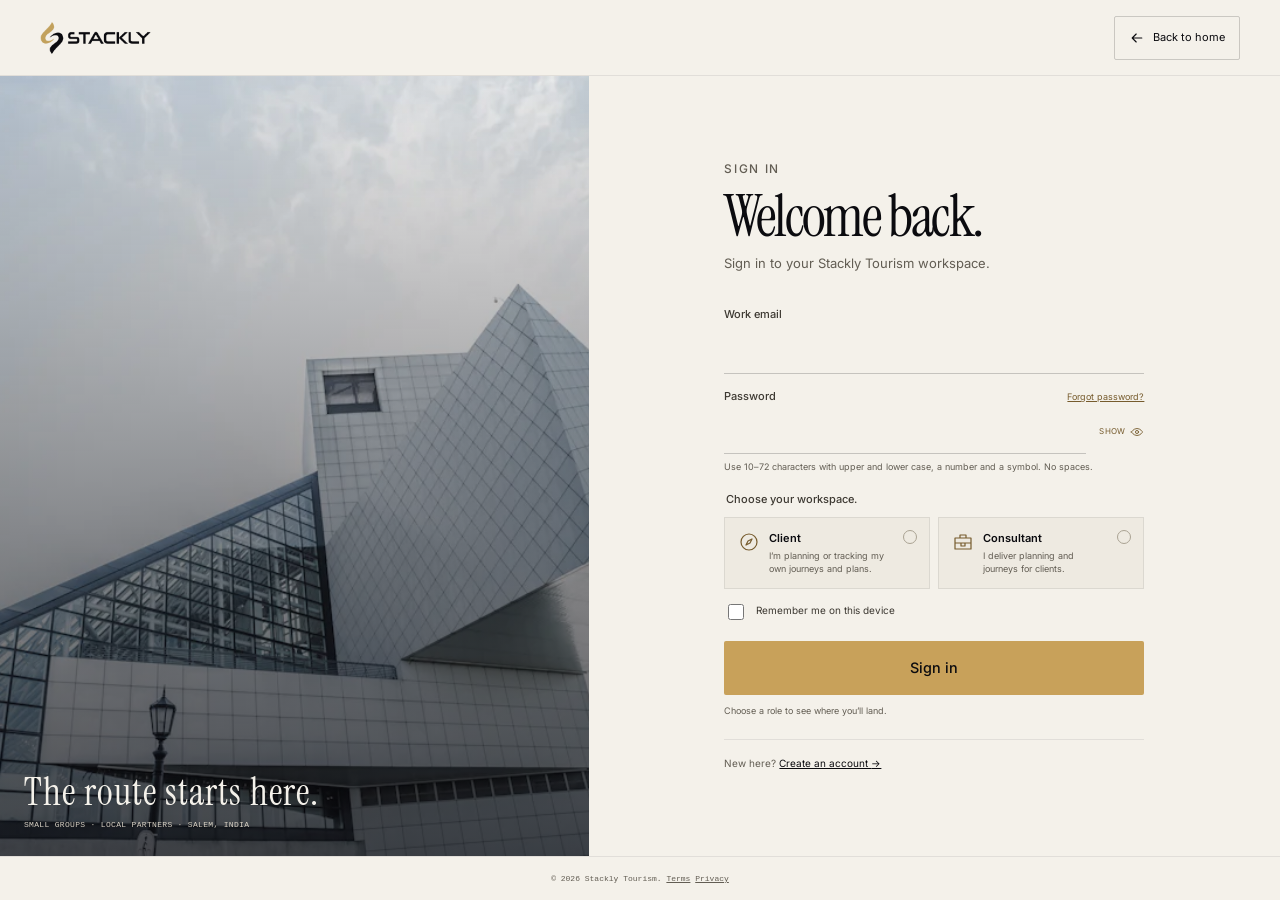
<file: consultant-dashboard.html>
<!doctype html>
<html lang="en">
<head>
  <meta charset="utf-8">
  <meta name="viewport" content="width=device-width, initial-scale=1">
  <meta name="theme-color" content="#0B0B0F">
  <meta name="description" content="Stackly Tourism consultant workspace — clients, engagements, capacity, revenue and deliverables.">
  <meta name="robots" content="noindex, nofollow">
  <link rel="icon" href="data:image/svg+xml,%3Csvg xmlns='http://www.w3.org/2000/svg' viewBox='0 0 32 32'%3E%3Crect width='32' height='32' fill='%230b0b0f'/%3E%3Ccircle cx='16' cy='16' r='10' fill='none' stroke='%237cc0b1'/%3E%3Cpath d='M16 4v24M4 16h24' stroke='%237cc0b1'/%3E%3C/svg%3E">
  <link rel="preconnect" href="https://fonts.googleapis.com">
  <link rel="preconnect" href="https://fonts.gstatic.com" crossorigin>
  <link href="https://fonts.googleapis.com/css2?family=Instrument+Serif&family=Inter:wght@400;500;600&display=swap" rel="stylesheet">
  <link rel="stylesheet" href="css/style.css">
  <link rel="stylesheet" href="css/dashboard.css">
  <link rel="stylesheet" href="css/consultant-dashboard.css">
  <title>Overview — Stackly Tourism Consultant</title>
</head>
<body class="dash-body role-consultant">
  <a class="skip-link" href="#main">Skip to workspace content</a>

  <div class="app" id="app" hidden>
    <aside class="sidebar" id="sidebar" aria-label="Consultant workspace sidebar">
      <div class="sidebar__head">
        <a class="brand" href="index.html" aria-label="Stackly Tourism consultant workspace, overview">
          <span class="brand__type">
            <img class="brand__logo" src="assets/logo/logo-stackly.webp" alt="Stackly Tourism" width="118" height="34">
            <span class="brand__sub">Consultant workspace</span>
          </span>
        </a>
        <button class="icon-button sidebar__close" type="button" data-drawer-close aria-label="Close navigation">
          <svg viewBox="0 0 20 20" aria-hidden="true"><path d="m5 5 10 10M15 5 5 15"/></svg>
        </button>
      </div>

      <nav class="side-nav" aria-label="Consultant workspace">
        <p class="side-nav__heading">Workspace</p>
        <ul class="side-nav__list">
          <li>
            <a class="side-link" href="#/overview" data-route="overview" data-tip="Overview" aria-label="Overview">
              <span class="side-link__icon" aria-hidden="true"><svg viewBox="0 0 20 20"><rect x="2.5" y="2.5" width="6" height="6"/><rect x="11.5" y="2.5" width="6" height="6"/><rect x="2.5" y="11.5" width="6" height="6"/><rect x="11.5" y="11.5" width="6" height="6"/></svg></span>
              <span class="side-link__text">Overview</span>
            </a>
          </li>
          <li>
            <a class="side-link" href="#/clients" data-route="clients" data-tip="Clients" aria-label="Clients">
              <span class="side-link__icon" aria-hidden="true"><svg viewBox="0 0 20 20"><circle cx="7" cy="7" r="3"/><circle cx="14.5" cy="8" r="2.2"/><path d="M2 17c.6-3.5 2.5-5 5-5s4.4 1.5 5 5M13 13c1.8 0 3.3 1.2 4 3.5"/></svg></span>
              <span class="side-link__text">Clients</span>
              <span class="side-link__badge" data-nav-badge="clients">8</span>
            </a>
          </li>
          <li>
            <a class="side-link" href="#/engagements" data-route="engagements" data-tip="Engagements" aria-label="Engagements">
              <span class="side-link__icon" aria-hidden="true"><svg viewBox="0 0 20 20"><rect x="3" y="4" width="14" height="12"/><path d="M3 8h14M7 12h3M7 15h6"/></svg></span>
              <span class="side-link__text">Engagements</span>
            </a>
          </li>
          <li>
            <a class="side-link" href="#/capacity" data-route="capacity" data-tip="Capacity" aria-label="Capacity">
              <span class="side-link__icon" aria-hidden="true"><svg viewBox="0 0 20 20"><circle cx="10" cy="10" r="7.5"/><path d="M10 10V4.5M10 10l4 2.5"/></svg></span>
              <span class="side-link__text">Capacity</span>
            </a>
          </li>
          <li>
            <a class="side-link" href="#/revenue" data-route="revenue" data-tip="Revenue" aria-label="Revenue">
              <span class="side-link__icon" aria-hidden="true"><svg viewBox="0 0 20 20"><path d="M3 16V4M3 16h14M6 13V9M10 13V6M14 13v-5"/><path d="m3 6 4-2 4 3 5-4"/></svg></span>
              <span class="side-link__text">Revenue</span>
            </a>
          </li>
          <li>
            <a class="side-link" href="#/deliverables" data-route="deliverables" data-tip="Deliverables" aria-label="Deliverables">
              <span class="side-link__icon" aria-hidden="true"><svg viewBox="0 0 20 20"><path d="M4 3h12v14H4z"/><path d="m7 8 2 2 4-4M7 13h6"/></svg></span>
              <span class="side-link__text">Deliverables</span>
            </a>
          </li>
          <li>
            <a class="side-link" href="#/inbox" data-route="inbox" data-tip="Inbox" aria-label="Inbox">
              <span class="side-link__icon" aria-hidden="true"><svg viewBox="0 0 20 20"><path d="M3 4.5h14v9H9l-4 3v-3H3z"/><path d="M6 8h8M6 10.5h5"/></svg></span>
              <span class="side-link__text">Inbox</span>
              <span class="side-link__badge" data-nav-badge="inbox">3</span>
            </a>
          </li>
          <li>
            <a class="side-link" href="#/settings" data-route="settings" data-tip="Settings" aria-label="Settings">
              <span class="side-link__icon" aria-hidden="true"><svg viewBox="0 0 20 20"><path d="M3 5h7M14 5h3M3 10h3M10 10h7M3 15h7M14 15h3"/><circle cx="12" cy="5" r="2"/><circle cx="8" cy="10" r="2"/><circle cx="12" cy="15" r="2"/></svg></span>
              <span class="side-link__text">Settings</span>
            </a>
          </li>
        </ul>
      </nav>

      <div class="sidebar__bottom">
        <div class="utilization-block">
          <div class="utilization-block__row">
            <span class="utilization-chip"><span data-utilization-value>78%</span> utilized</span>
            <span class="demo-flag" data-demo-flag hidden>Demo</span>
          </div>
          <div class="utilization-block__track" aria-hidden="true"><span data-utilization-bar style="width:78%"></span></div>
          <p data-utilization-note>Target 80% · capacity this month</p>
        </div>
        <a class="user-block" href="#/settings" data-user-link aria-label="Open account settings">
          <span class="avatar avatar--sidebar" data-user-avatar aria-hidden="true">NC</span>
          <span class="user-block__copy">
            <span class="user-block__name" data-user-name>Stackly Tourism Consultant</span>
            <span class="user-block__company" data-user-company>Consultant workspace</span>
          </span>
          <svg class="user-block__chevron" viewBox="0 0 20 20" aria-hidden="true"><path d="m8 5 5 5-5 5"/></svg>
        </a>
      </div>
    </aside>

    <button class="drawer-backdrop" type="button" data-drawer-backdrop aria-label="Close navigation" tabindex="-1"></button>

    <div class="app__column">
      <header class="topbar consultant-topbar">
        <button class="icon-button topbar__menu" type="button" data-drawer-open aria-label="Open navigation" aria-controls="sidebar" aria-expanded="false">
          <svg viewBox="0 0 20 20" aria-hidden="true"><path d="M3 5h14M3 10h14M3 15h14"/></svg>
        </button>

        <div class="crumb">
          <span class="crumb__root">Consultant</span>
          <span class="crumb__sep" aria-hidden="true">/</span>
          <span class="crumb__current" data-view-title>Overview</span>
        </div>

        <div class="scope-control">
          <label class="sr-only" for="client-scope">Client scope</label>
          <svg class="scope-control__icon" viewBox="0 0 20 20" aria-hidden="true"><circle cx="10" cy="10" r="7.5"/><path d="M10 2.5v15M2.5 10h15"/></svg>
          <select id="client-scope" data-client-scope aria-describedby="scope-help">
            <option value="">All clients</option>
          </select>
          <span class="sr-only" id="scope-help">Changing client scope updates every view and is stored in the URL hash.</span>
        </div>

        <div class="topbar__search">
          <label class="sr-only" for="workspace-search">Search the current workspace view</label>
          <svg viewBox="0 0 20 20" aria-hidden="true"><circle cx="8.5" cy="8.5" r="5.5"/><path d="m13 13 4 4"/></svg>
          <input id="workspace-search" type="search" autocomplete="off" spellcheck="false" placeholder="Search clients…" aria-keyshortcuts="">
          <span class="topbar__search-hint" aria-hidden="true">/</span>
        </div>

        <div class="topbar__actions">
          <div class="popover-anchor">
            <button class="icon-button" type="button" data-notif-toggle aria-label="Notifications" aria-haspopup="dialog" aria-expanded="false" aria-controls="notification-panel">
              <svg viewBox="0 0 20 20" aria-hidden="true"><path d="M15.5 13.5H4.5c1-1.2 1.5-2.8 1.5-4.8a4 4 0 0 1 8 0c0 2 .5 3.6 1.5 4.8z"/><path d="M8 16.5a2 2 0 0 0 4 0"/></svg>
              <span class="icon-badge" data-notif-badge>3</span>
            </button>
            <div class="popover popover--notifications" id="notification-panel" role="dialog" aria-label="Notifications" hidden>
              <div class="popover__head">
                <h2 class="popover__title">Alerts</h2>
                <span class="popover__meta" data-notif-count>3 new</span>
              </div>
              <div class="notification-list" data-notification-list></div>
              <p class="popover__empty" data-notif-empty hidden>No open risk or schedule alerts. You’re clear for now.</p>
            </div>
          </div>

          <span class="topbar__divider" aria-hidden="true"></span>

          <div class="popover-anchor">
            <button class="avatar-button" type="button" data-user-menu-toggle aria-label="Open account menu" aria-haspopup="menu" aria-expanded="false" aria-controls="user-menu">
              <span class="avatar" data-topbar-avatar aria-hidden="true">NC</span>
              <svg viewBox="0 0 20 20" aria-hidden="true"><path d="m6 8 4 4 4-4"/></svg>
            </button>
            <div class="popover popover--account" id="user-menu" role="menu" hidden>
              <div class="account-summary">
                <span class="avatar" data-menu-avatar aria-hidden="true">NC</span>
                <span>
                  <span class="account-summary__name" data-menu-name>Stackly Tourism Consultant</span>
                  <span class="account-summary__email" data-menu-email>consultant@example.com</span>
                </span>
              </div>
              <a class="menu-item" href="#/settings" role="menuitem">
                <svg viewBox="0 0 20 20" aria-hidden="true"><circle cx="10" cy="7" r="3"/><path d="M4 17c.7-3.1 3-4.5 6-4.5s5.3 1.4 6 4.5"/></svg>
                Profile &amp; settings
              </a>
              <div class="menu-separator" role="separator"></div>
              <button class="menu-item menu-item--danger" type="button" data-signout role="menuitem">
                <svg viewBox="0 0 20 20" aria-hidden="true"><path d="M8 3.5H4v13h4M12 6.5l3.5 3.5L12 13.5M6.5 10h9"/></svg>
                Sign out
              </button>
            </div>
          </div>
        </div>

        <div class="scope-strip" data-scope-strip hidden>
          <span class="scope-chip">
            <span>Scope: <strong data-scope-name></strong></span>
            <button class="scope-chip__clear" type="button" data-scope-clear aria-label="Clear client scope">— clear</button>
          </span>
        </div>
      </header>

      <main class="main" id="main" tabindex="-1">
        <div class="main__inner" id="view-root"></div>
        <footer class="app-footer">
          <span>Stackly Tourism consultant workspace</span>
          <span>Portfolio data refreshed 04 Nov 2026, 16:20</span>
        </footer>
      </main>
    </div>
  </div>

  <noscript>
    <p class="noscript">This workspace needs JavaScript to open. Enable JavaScript and reload the page.</p>
  </noscript>

  <div class="sr-only" id="route-announcer" aria-live="polite" aria-atomic="true"></div>
  <div class="toast" id="toast" role="status" aria-live="polite" hidden></div>

  <script src="js/main.js" defer></script>
  <script src="js/session.js" defer></script>
  <script src="js/charts.js" defer></script>
  <script src="js/consultant-data.js" defer></script>
  <script src="js/consultant-dashboard.js" defer></script>
</body>
</html>
</file>
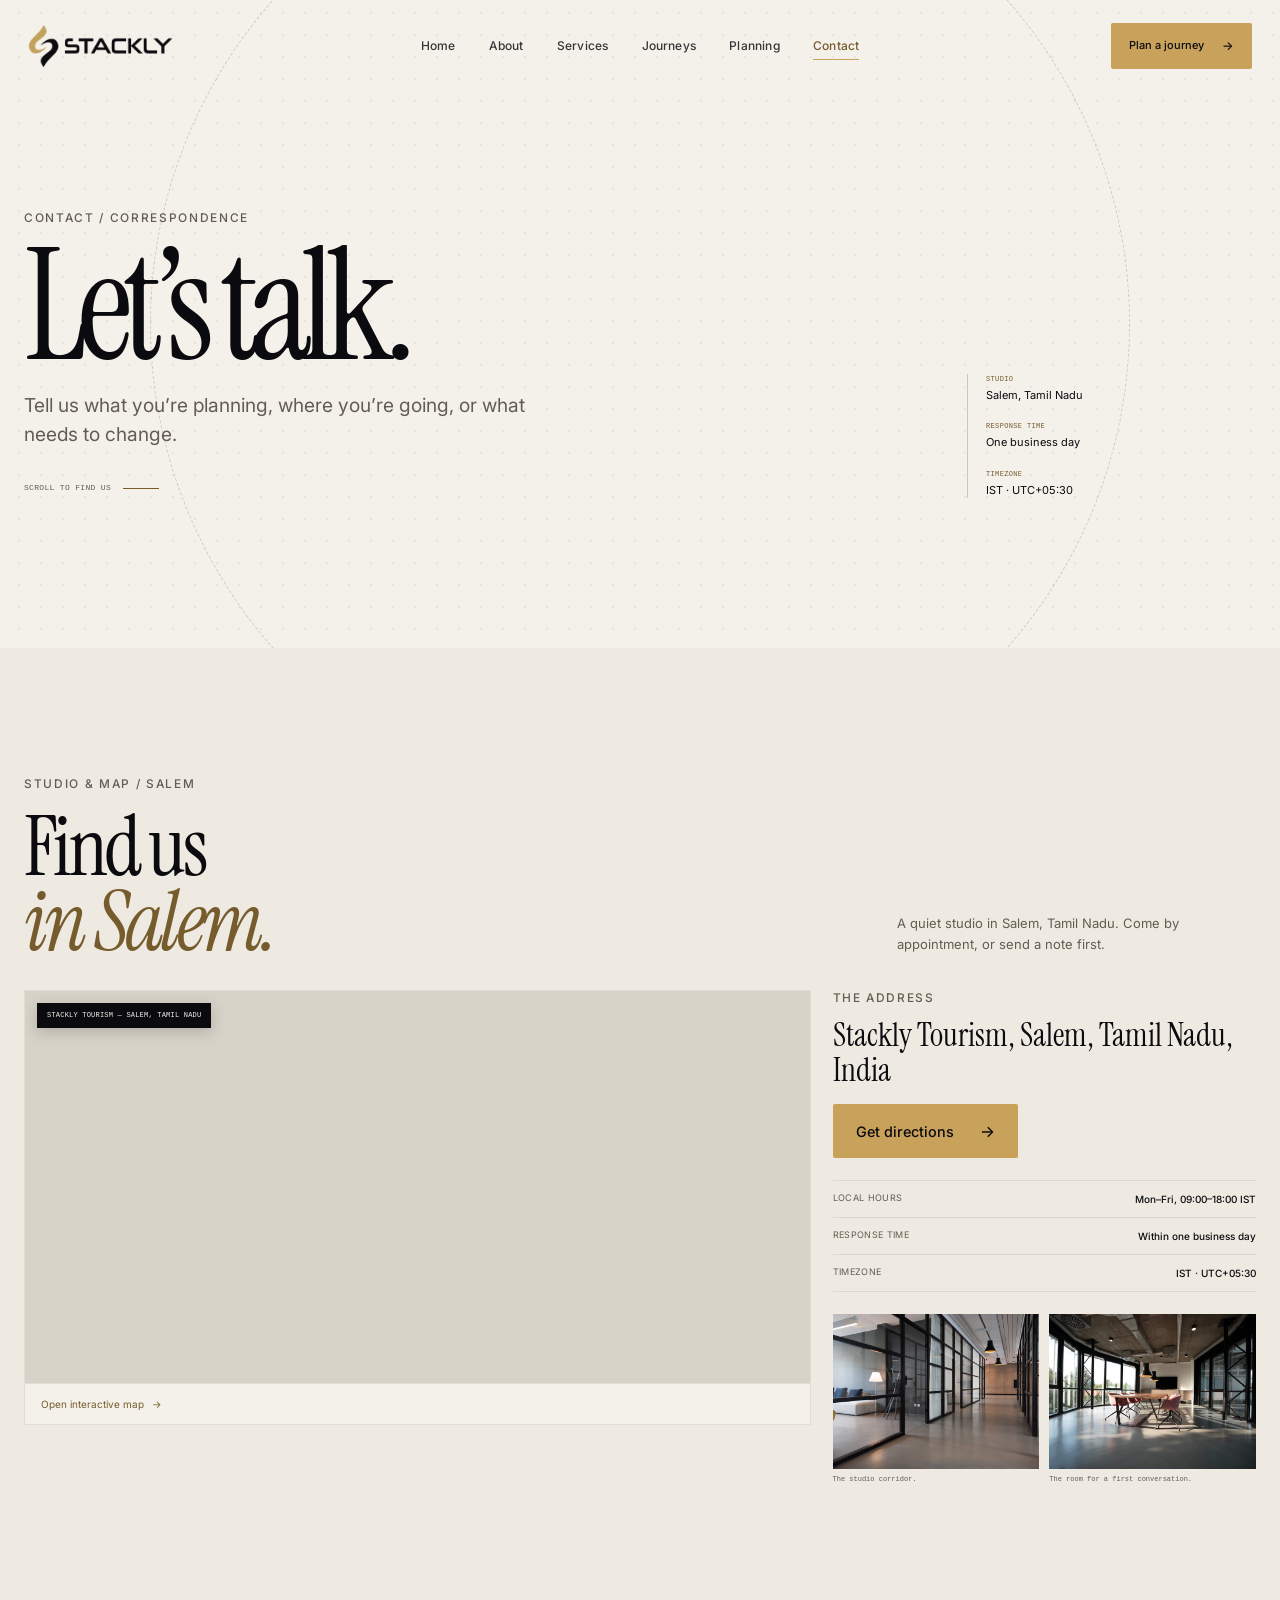
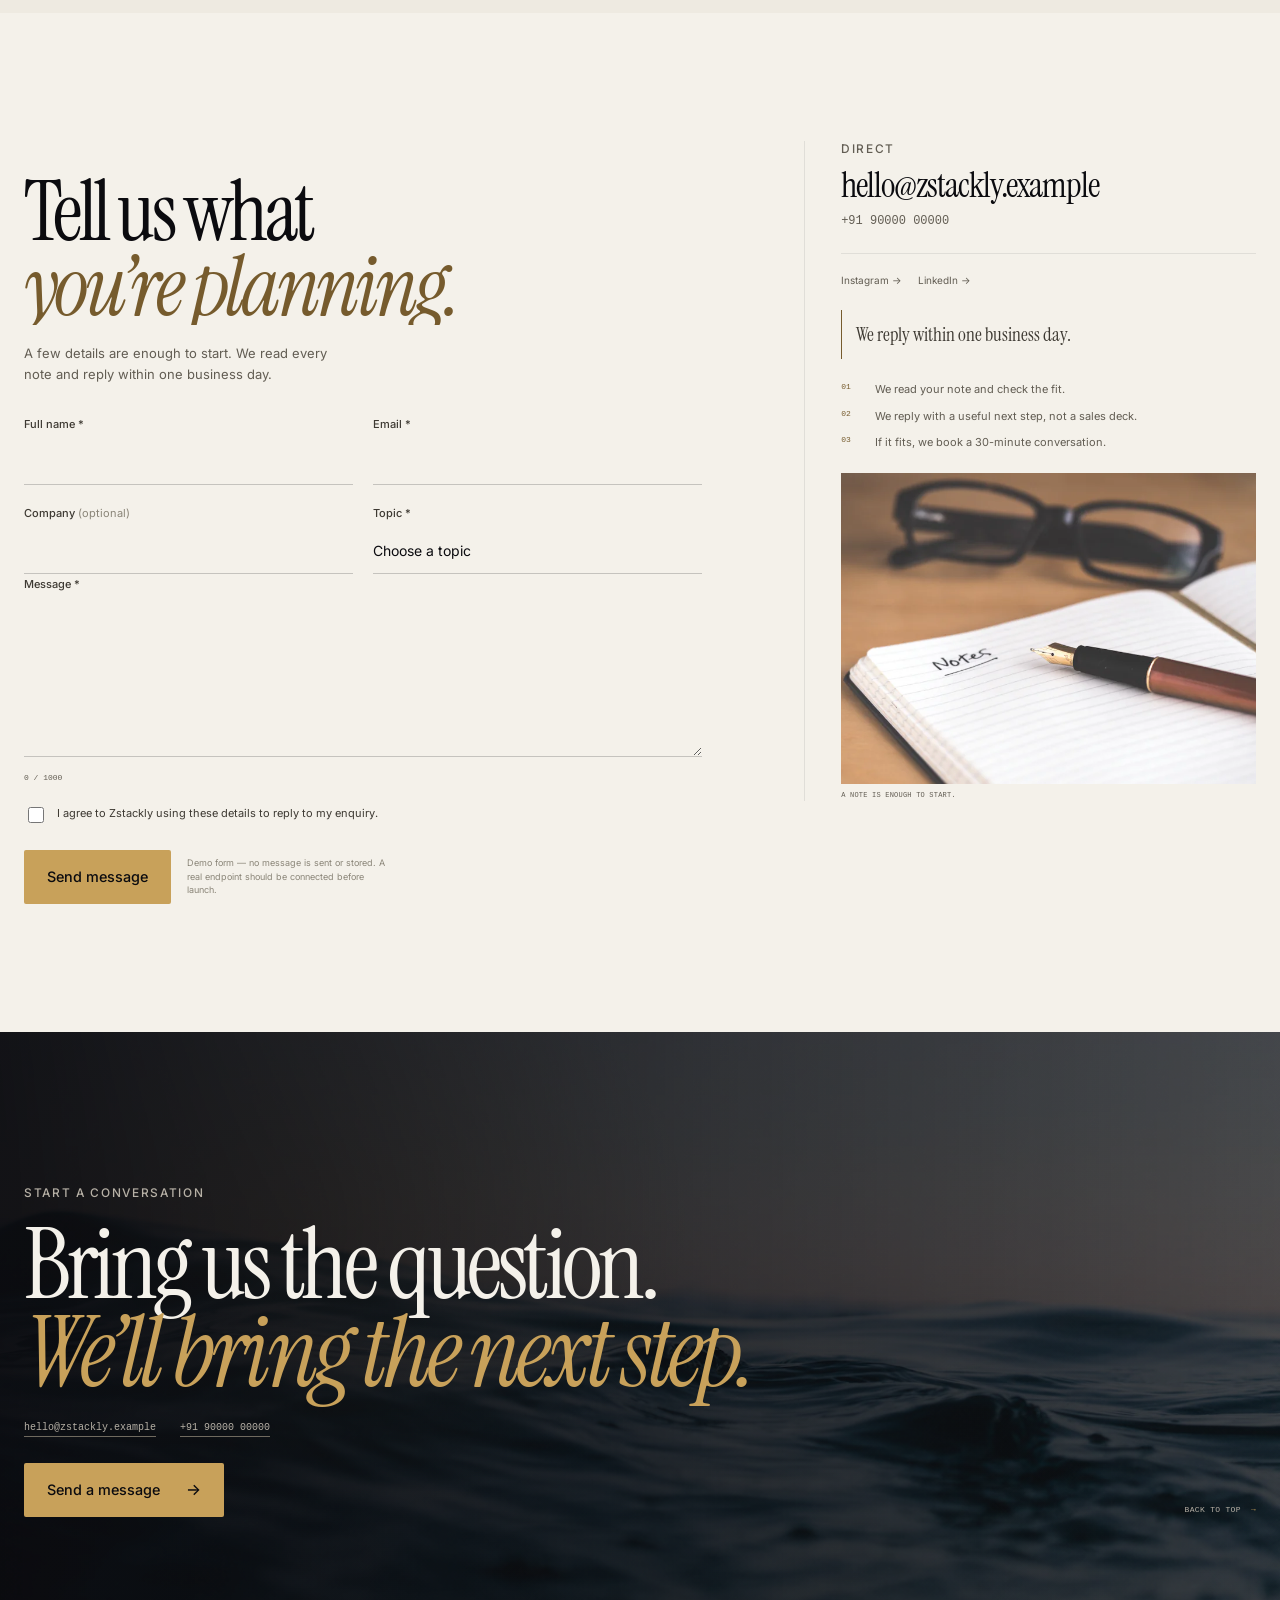
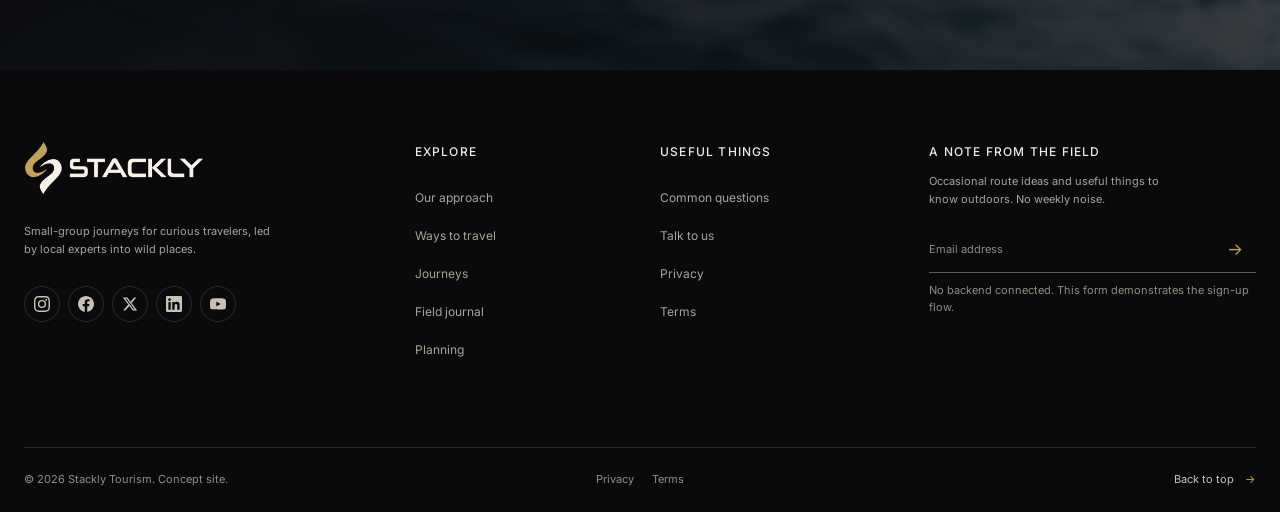
<file: contact.html>
<!doctype html>
<html lang="en">
<head>
  <meta charset="utf-8">
  <meta name="viewport" content="width=device-width, initial-scale=1">
  <meta name="theme-color" content="#0B0B0F">
  <meta name="description" content="Talk to Zstackly in Salem, Tamil Nadu. Tell us what you are planning and we will reply within one business day.">
  <meta name="robots" content="index, follow">
  <link rel="canonical" href="https://zstackly.example/contact">
  <link rel="preconnect" href="https://fonts.googleapis.com">
  <link rel="preconnect" href="https://fonts.gstatic.com" crossorigin>
  <link href="https://fonts.googleapis.com/css2?family=Instrument+Serif&family=Inter:wght@400;500;600&display=swap" rel="stylesheet">
  <link rel="stylesheet" href="css/style.css">
  <link rel="stylesheet" href="css/contact.css">

  <meta property="og:type" content="website">
  <meta property="og:site_name" content="Zstackly">
  <meta property="og:title" content="Contact — Zstackly">
  <meta property="og:description" content="Tell us what you are planning. We reply within one business day.">
  <meta property="og:url" content="https://zstackly.example/contact">
  <meta property="og:image" content="assets/img/contact/1497366754035-f200968a6e72.webp">
  <meta name="twitter:card" content="summary_large_image">
  <meta name="twitter:title" content="Contact — Zstackly">
  <meta name="twitter:description" content="Tell us what you are planning. We reply within one business day.">
  <meta name="twitter:image" content="assets/img/contact/1497366754035-f200968a6e72.webp">
  <title>Contact — Zstackly</title>

  <script type="application/ld+json">
    {
      "@context": "https://schema.org",
      "@graph": [
        {
          "@type": "Organization",
          "@id": "https://zstackly.example/#organization",
          "name": "Zstackly",
          "url": "https://zstackly.example/",
          "email": "hello@zstackly.example",
          "telephone": "+91-90000-00000",
          "address": {
            "@type": "PostalAddress",
            "streetAddress": "Zstackly",
            "addressLocality": "Salem",
            "addressRegion": "Tamil Nadu",
            "addressCountry": "IN"
          }
        },
        {
          "@type": "ContactPage",
          "@id": "https://zstackly.example/contact#page",
          "url": "https://zstackly.example/contact",
          "name": "Contact Zstackly",
          "description": "Contact Zstackly in Salem, Tamil Nadu.",
          "about": { "@id": "https://zstackly.example/#organization" }
        }
      ]
    }
  </script>
</head>
<body class="page page--contact">
  <div id="top"></div>
  <a class="skip-link" href="#main">Skip to content</a>

  <!-- SHARED:NAV START -->
  <header class="site-header" id="site-header">
    <div class="nav" id="primary-navigation">
      <div class="nav__bar">
        <a class="nav__brand" href="index.html" aria-label="Stackly Tourism home"><img class="nav__brand-logo nav__brand-logo--light" src="assets/logo/logo-stackly.webp" alt="" width="145" height="42"><img class="nav__brand-logo nav__brand-logo--dark" src="assets/logo/logo-stackly-dark.webp" alt="" width="145" height="42"></a>

        <button class="nav__toggle" type="button" aria-label="Open navigation" aria-controls="nav-panel" aria-expanded="false">
          <span class="nav__toggle-line"></span>
          <span class="nav__toggle-line"></span>
        </button>

        <div class="nav__panel" id="nav-panel">
          <nav class="nav__primary" aria-label="Primary navigation">
            <ul class="nav__list">
              <li class="nav__item"><a class="nav__link" href="index.html">Home</a></li>
              <li class="nav__item"><a class="nav__link" href="about.html">About</a></li>
              <li class="nav__item"><a class="nav__link" href="services.html">Services</a></li>
              <li class="nav__item"><a class="nav__link" href="journeys.html">Journeys</a></li>
              <li class="nav__item"><a class="nav__link" href="planning.html">Planning</a></li>
              <li class="nav__item"><a class="nav__link" href="contact.html" aria-current="page">Contact</a></li>
            </ul>
          </nav>
          <a class="btn btn--primary nav__cta" href="login.html">Plan a journey <span aria-hidden="true">→</span></a>
        </div>
      </div>
    </div>
  </header>
  <!-- SHARED:NAV END -->

  <main id="main">
    <section class="contact-hero" aria-labelledby="contact-hero-title">
      <div class="contact-hero__grid" aria-hidden="true"></div>
      <div class="contact-hero__orbit" aria-hidden="true"></div>
      <div class="container contact-hero__layout">
        <div class="contact-hero__copy">
          <p class="eyebrow">Contact / Correspondence</p>
          <h1 class="contact-hero__title" id="contact-hero-title"><span>Let’s talk.</span></h1>
          <p class="contact-hero__deck">Tell us what you’re planning, where you’re going, or what needs to change.</p>
          <a class="contact-hero__scroll" href="#studio"><span>Scroll to find us</span><i aria-hidden="true"></i></a>
        </div>
        <aside class="contact-hero__meta" aria-label="Studio contact details">
          <div class="contact-hero__meta-item"><span class="contact-hero__meta-label">Studio</span><span class="contact-hero__meta-value">Salem, Tamil Nadu</span></div>
          <div class="contact-hero__meta-item"><span class="contact-hero__meta-label">Response time</span><span class="contact-hero__meta-value">One business day</span></div>
          <div class="contact-hero__meta-item"><span class="contact-hero__meta-label">Timezone</span><span class="contact-hero__meta-value">IST · UTC+05:30</span></div>
        </aside>
      </div>
    </section>

    <section class="contact-studio" id="studio" aria-labelledby="studio-title">
      <div class="container">
        <header class="contact-studio__header">
          <div>
            <p class="eyebrow" data-reveal="fade-up">Studio &amp; map / Salem</p>
            <h2 class="contact-studio__title" id="studio-title" data-reveal="fade-up">Find us<br><em>in Salem.</em></h2>
          </div>
          <p class="contact-studio__intro" data-reveal="fade-up">A quiet studio in Salem, Tamil Nadu. Come by appointment, or send a note first.</p>
        </header>

        <div class="contact-studio__layout">
          <div class="contact-map" data-map-card>
            <div class="contact-map__frame">
              <iframe class="contact-map__embed" src="https://www.openstreetmap.org/export/embed.html?bbox=78.10%2C11.62%2C78.19%2C11.71&amp;layer=mapnik&amp;marker=11.6643%2C78.1460" title="Map showing Stackly Tourism in Salem, Tamil Nadu" loading="lazy" referrerpolicy="no-referrer-when-downgrade"></iframe>
              <span class="contact-map__chip">Stackly Tourism — Salem, Tamil Nadu</span>
            </div>
            <a class="contact-map__fallback" href="https://www.openstreetmap.org/?mlat=11.6643&amp;mlon=78.1460#map=14/11.6643/78.1460" target="_blank" rel="noopener noreferrer">Open interactive map <span aria-hidden="true">→</span></a>
          </div>

          <aside class="contact-studio__panel">
            <div class="contact-studio__address">
              <p class="eyebrow">The address</p>
              <address data-studio-address>Stackly Tourism, Salem, Tamil Nadu, India</address>
              <a class="btn btn--primary contact-studio__directions" href="https://www.google.com/maps/search/?api=1&amp;query=Stackly+Tourism+Salem+Tamil+Nadu" target="_blank" rel="noopener noreferrer">Get directions <span aria-hidden="true">→</span></a>
            </div>

            <ul class="contact-studio__facts">
              <li><span>Local hours</span><strong>Mon–Fri, 09:00–18:00 IST</strong></li>
              <li><span>Response time</span><strong>Within one business day</strong></li>
              <li><span>Timezone</span><strong>IST · UTC+05:30</strong></li>
            </ul>

            <div class="contact-studio__images">
              <figure>
                <img src="assets/img/contact/1497366754035-f200968a6e72.webp" alt="A quiet studio corridor with glass partitions and warm pendant lights" width="600" height="400" loading="lazy" decoding="async" data-fallback="assets/img/contact-fallback.svg">
                <figcaption>The studio corridor.</figcaption>
              </figure>
              <figure>
                <img src="assets/img/contact/1497366811353-6870744d04b2.webp" alt="A meeting room with a long table, large windows and pendant lights" width="600" height="400" loading="lazy" decoding="async" data-fallback="assets/img/contact-fallback.svg">
                <figcaption>The room for a first conversation.</figcaption>
              </figure>
            </div>
          </aside>
        </div>
      </div>
    </section>

    <section class="contact-form-section" id="contact-form" aria-labelledby="contact-form-title">
      <div class="container contact-form__layout">
        <div class="contact-form__main">
          <p class="eyebrow" data-reveal="fade-up">Contact / Send a note</p>
          <h2 class="contact-form__title" id="contact-form-title" data-reveal="fade-up">Tell us what<br><em>you’re planning.</em></h2>
          <p class="contact-form__intro" data-reveal="fade-up">A few details are enough to start. We read every note and reply within one business day.</p>

          <div class="contact-form__banner-host" aria-live="polite" aria-atomic="true" role="status" data-success-host></div>

          <form class="contact-form" action="contact.html" method="post" data-contact-form>
            <div class="contact-form__summary" role="alert" aria-live="assertive" tabindex="-1" hidden data-error-summary>
              <p>Please check the highlighted fields.</p>
              <ul data-error-list></ul>
            </div>

            <div class="contact-form__grid">
              <div class="contact-field">
                <label for="contact-name">Full name <span aria-hidden="true">*</span></label>
                <div class="contact-field__control">
                  <input id="contact-name" name="name" type="text" autocomplete="name" required minlength="2" maxlength="60" pattern="[A-Za-z]+([ '-][A-Za-z]+)*" aria-describedby="contact-name-error" data-contact-field="name">
                  <span class="contact-field__line" aria-hidden="true"><span></span></span>
                </div>
                <p class="contact-field__error" id="contact-name-error" hidden><span aria-hidden="true">!</span> <span data-error-text></span></p>
              </div>

              <div class="contact-field">
                <label for="contact-email">Email <span aria-hidden="true">*</span></label>
                <div class="contact-field__control">
                  <input id="contact-email" name="email" type="email" autocomplete="email" required maxlength="120" aria-describedby="contact-email-error" data-contact-field="email">
                  <span class="contact-field__line" aria-hidden="true"><span></span></span>
                </div>
                <p class="contact-field__error" id="contact-email-error" hidden><span aria-hidden="true">!</span> <span data-error-text></span></p>
              </div>

              <div class="contact-field">
                <label for="contact-company">Company <span class="contact-field__optional">(optional)</span></label>
                <div class="contact-field__control">
                  <input id="contact-company" name="company" type="text" autocomplete="organization" maxlength="80" aria-describedby="contact-company-error" data-contact-field="company">
                  <span class="contact-field__line" aria-hidden="true"><span></span></span>
                </div>
                <p class="contact-field__error" id="contact-company-error" hidden><span aria-hidden="true">!</span> <span data-error-text></span></p>
              </div>

              <div class="contact-field">
                <label for="contact-topic">Topic <span aria-hidden="true">*</span></label>
                <div class="contact-field__control contact-field__control--select">
                  <select id="contact-topic" name="topic" required aria-describedby="contact-topic-error" data-contact-field="topic">
                    <option value="">Choose a topic</option>
                    <option value="new-project">New project</option>
                    <option value="partnership">Partnership</option>
                    <option value="support">Support</option>
                    <option value="careers">Careers</option>
                  </select>
                  <span class="contact-field__line" aria-hidden="true"><span></span></span>
                </div>
                <p class="contact-field__error" id="contact-topic-error" hidden><span aria-hidden="true">!</span> <span data-error-text></span></p>
              </div>
            </div>

            <div class="contact-field contact-field--message">
              <label for="contact-message">Message <span aria-hidden="true">*</span></label>
              <div class="contact-field__control contact-field__control--textarea">
                <textarea id="contact-message" name="message" rows="6" required minlength="20" maxlength="1000" aria-describedby="contact-message-counter contact-message-error" data-contact-field="message"></textarea>
                <span class="contact-field__line" aria-hidden="true"><span></span></span>
              </div>
              <div class="contact-field__meta">
                <p class="contact-field__error" id="contact-message-error" hidden><span aria-hidden="true">!</span> <span data-error-text></span></p>
                <span class="contact-field__counter" id="contact-message-counter" data-message-counter>0 / 1000</span>
              </div>
            </div>

            <div class="contact-consent">
              <label class="contact-consent__label" for="contact-consent">
                <input id="contact-consent" name="consent" type="checkbox" required aria-describedby="contact-consent-error" data-contact-field="consent">
                <span>I agree to Zstackly using these details to reply to my enquiry.</span>
              </label>
              <p class="contact-field__error" id="contact-consent-error" hidden><span aria-hidden="true">!</span> <span data-error-text></span></p>
            </div>

            <div class="contact-form__honeypot" aria-hidden="true">
              <label for="contact-website">Website</label>
              <input id="contact-website" name="website" type="text" tabindex="-1" autocomplete="off">
            </div>

            <div class="contact-form__actions">
              <button class="btn btn--primary contact-form__submit" type="submit" data-submit>
                <span data-submit-label>Send message</span>
                <span class="contact-form__spinner" aria-hidden="true"></span>
              </button>
              <p class="contact-form__note">Demo form — no message is sent or stored. A real endpoint should be connected before launch.</p>
            </div>
          </form>
        </div>

        <aside class="contact-side">
          <div class="contact-side__block">
            <p class="eyebrow">Direct</p>
            <a class="contact-side__email" href="mailto:hello@zstackly.example">hello@zstackly.example</a>
            <a class="contact-side__phone" href="tel:+919000000000">+91 90000 00000</a>
          </div>

          <div class="contact-side__socials" aria-label="Social links">
            <a href="https://www.instagram.com/" target="_blank" rel="noopener noreferrer">Instagram <span aria-hidden="true">→</span></a>
            <a href="https://www.linkedin.com/" target="_blank" rel="noopener noreferrer">LinkedIn <span aria-hidden="true">→</span></a>
          </div>

          <p class="contact-side__promise">We reply within one business day.</p>

          <ol class="contact-side__steps">
            <li><span>01</span><p>We read your note and check the fit.</p></li>
            <li><span>02</span><p>We reply with a useful next step, not a sales deck.</p></li>
            <li><span>03</span><p>If it fits, we book a 30-minute conversation.</p></li>
          </ol>

          <figure class="contact-side__image">
            <img src="assets/img/contact/1517842645767-c639042777db.webp" alt="A notebook, pen and glasses on a wooden desk" width="600" height="400" loading="lazy" decoding="async" data-fallback="assets/img/contact-fallback.svg">
            <figcaption>A note is enough to start.</figcaption>
          </figure>
        </aside>
      </div>
    </section>

    <section class="contact-closing" id="closing" aria-labelledby="closing-title" data-closing>
      <img class="contact-closing__bg" src="assets/img/contact/1518837695005-2083093ee35b.webp" alt="A calm ocean swell under a pale dusk sky" width="1200" height="800" loading="lazy" decoding="async" data-fallback="assets/img/contact-fallback.svg">
      <div class="contact-closing__grain" aria-hidden="true"></div>
      <div class="contact-closing__glow" aria-hidden="true"></div>
      <div class="container contact-closing__layout">
        <div class="contact-closing__copy">
          <p class="eyebrow">Start a conversation</p>
          <h2 class="contact-closing__title" id="closing-title">Bring us the question.<br><em>We’ll bring the next step.</em></h2>
          <div class="contact-closing__direct">
            <a href="mailto:hello@zstackly.example">hello@zstackly.example</a>
            <a href="tel:+919000000000">+91 90000 00000</a>
          </div>
          <a class="btn btn--primary contact-closing__button" href="#contact-form" data-magnetic>Send a message <span aria-hidden="true">→</span></a>
        </div>
        <a class="contact-closing__top" href="#top">Back to top <span aria-hidden="true">→</span></a>
      </div>
    </section>
  </main>

  <!-- SHARED:FOOTER START -->
  <footer class="site-footer section-dark" id="footer">
    <div class="container">
      <div class="footer__main">
        <div class="footer__brand-column">
          <a class="footer__brand" href="index.html" aria-label="Stackly Tourism home"><img class="footer__brand-logo" src="assets/logo/logo-stackly.webp" alt="Stackly Tourism" width="180" height="52"></a>
          <p>Small-group journeys for curious travelers, led by local experts into wild places.</p>
          <div class="footer__socials" aria-label="Social media">
            <a class="footer__social-link" href="https://www.instagram.com/" target="_blank" rel="noopener noreferrer" aria-label="Instagram" title="Instagram">
              <svg viewBox="0 0 24 24" aria-hidden="true" focusable="false"><path d="M12 2.163c3.204 0 3.584.012 4.85.07 3.252.148 4.771 1.691 4.919 4.919.058 1.265.069 1.645.069 4.849 0 3.205-.012 3.584-.069 4.849-.149 3.225-1.664 4.771-4.919 4.919-1.266.058-1.644.07-4.85.07-3.204 0-3.584-.012-4.849-.07-3.26-.149-4.771-1.699-4.919-4.92-.058-1.265-.07-1.644-.07-4.849 0-3.204.013-3.583.07-4.849.149-3.227 1.664-4.771 4.919-4.919 1.266-.057 1.645-.069 4.849-.069zM12 0C8.741 0 8.333.014 7.053.072 2.695.272.273 2.69.073 7.052.014 8.333 0 8.741 0 12c0 3.259.014 3.668.072 4.948.2 4.358 2.618 6.78 6.98 6.98C8.333 23.986 8.741 24 12 24c3.259 0 3.668-.014 4.948-.072 4.354-.2 6.782-2.618 6.979-6.98.059-1.28.073-1.689.073-4.948 0-3.259-.014-3.667-.072-4.947-.196-4.354-2.617-6.78-6.979-6.98C15.668.014 15.259 0 12 0zm0 5.838a6.162 6.162 0 100 12.324 6.162 6.162 0 000-12.324zM12 16a4 4 0 110-8 4 4 0 010 8zm6.406-11.845a1.44 1.44 0 100 2.881 1.44 1.44 0 000-2.881z"/></svg>
            </a>
            <a class="footer__social-link" href="https://www.facebook.com/" target="_blank" rel="noopener noreferrer" aria-label="Facebook" title="Facebook">
              <svg viewBox="0 0 24 24" aria-hidden="true" focusable="false"><path d="M24 12.073c0-6.627-5.373-12-12-12s-12 5.373-12 12c0 5.99 4.388 10.954 10.125 11.854v-8.385H7.078v-3.47h3.047V9.43c0-3.007 1.792-4.669 4.533-4.669 1.312 0 2.686.235 2.686.235v2.953H15.83c-1.491 0-1.956.925-1.956 1.874v2.25h3.328l-.532 3.47h-2.796v8.385C19.612 23.027 24 18.062 24 12.073z"/></svg>
            </a>
            <a class="footer__social-link" href="https://x.com/" target="_blank" rel="noopener noreferrer" aria-label="X (Twitter)" title="X (Twitter)">
              <svg viewBox="0 0 24 24" aria-hidden="true" focusable="false"><path d="M18.244 2.25h3.308l-7.227 8.26 8.502 11.24H16.17l-5.214-6.817L4.99 21.75H1.68l7.73-8.835L1.254 2.25H8.08l4.713 6.231zm-1.161 17.52h1.833L7.084 4.126H5.117z"/></svg>
            </a>
            <a class="footer__social-link" href="https://www.linkedin.com/" target="_blank" rel="noopener noreferrer" aria-label="LinkedIn" title="LinkedIn">
              <svg viewBox="0 0 24 24" aria-hidden="true" focusable="false"><path d="M20.447 20.452h-3.554v-5.569c0-1.328-.027-3.037-1.852-3.037-1.853 0-2.136 1.445-2.136 2.939v5.667H9.351V9h3.414v1.561h.046c.477-.9 1.637-1.85 3.37-1.85 3.601 0 4.267 2.37 4.267 5.455v6.286zM5.337 7.433c-1.144 0-2.063-.926-2.063-2.065 0-1.138.92-2.063 2.063-2.063 1.14 0 2.064.925 2.064 2.063 0 1.139-.925 2.065-2.064 2.065zm1.782 13.019H3.555V9h3.564v11.452zM22.225 0H1.771C.792 0 0 .774 0 1.729v20.542C0 23.227.792 24 1.771 24h20.451C23.2 24 24 23.227 24 22.271V1.729C24 .774 23.2 0 22.222 0h.003z"/></svg>
            </a>
            <a class="footer__social-link" href="https://www.youtube.com/" target="_blank" rel="noopener noreferrer" aria-label="YouTube" title="YouTube">
              <svg viewBox="0 0 24 24" aria-hidden="true" focusable="false"><path d="M23.498 6.186a3.016 3.016 0 00-2.122-2.136C19.505 3.545 12 3.545 12 3.545s-7.505 0-9.377.505A3.017 3.017 0 00.502 6.186C0 8.07 0 12 0 12s0 3.93.502 5.814a3.016 3.016 0 002.122 2.136c1.871.505 9.376.505 9.376.505s7.505 0 9.377-.505a3.015 3.015 0 002.122-2.136C24 15.93 24 12 24 12s0-3.93-.502-5.814zM9.545 15.568V8.432L15.818 12l-6.273 3.568z"/></svg>
            </a>
          </div>
        </div>
        <div class="footer__column">
          <h2 class="footer__heading">Explore</h2>
          <ul>
            <li><a href="404.html">Our approach</a></li>
            <li><a href="404.html">Ways to travel</a></li>
            <li><a href="404.html">Journeys</a></li>
            <li><a href="404.html">Field journal</a></li>
            <li><a href="404.html">Planning</a></li>
          </ul>
        </div>
        <div class="footer__column">
          <h2 class="footer__heading">Useful things</h2>
          <ul>
            <li><a href="404.html">Common questions</a></li>
            <li><a href="404.html">Talk to us</a></li>
            <li><a href="404.html">Privacy</a></li>
            <li><a href="404.html">Terms</a></li>
          </ul>
        </div>
        <div class="footer__newsletter">
          <h2 class="footer__heading">A note from the field</h2>
          <p>Occasional route ideas and useful things to know outdoors. No weekly noise.</p>
          <form class="newsletter" data-newsletter novalidate>
            <label class="sr-only" for="newsletter-email">Your email address</label>
            <div class="newsletter__field">
              <input id="newsletter-email" name="email" type="email" autocomplete="email" placeholder="Email address" required aria-describedby="newsletter-message">
              <button class="newsletter__submit" type="submit" aria-label="Subscribe to the Stackly field note"><span aria-hidden="true">→</span></button>
            </div>
            <p class="newsletter__message" id="newsletter-message" aria-live="polite">No backend connected. This form demonstrates the sign-up flow.</p>
          </form>
        </div>
      </div>
<div class="footer__bottom">
        <p>© <span data-current-year>2026</span> Stackly Tourism. Concept site.</p>
        <div class="footer__legal"><a href="404.html">Privacy</a><a href="404.html">Terms</a></div>
        <a class="footer__top" href="#top">Back to top <span aria-hidden="true">→</span></a>
      </div>
    </div>
  </footer>
  <!-- SHARED:FOOTER END -->

  <script src="js/main.js" defer></script>
  <script src="js/contact.js" defer></script>
</body>
</html>
</file>
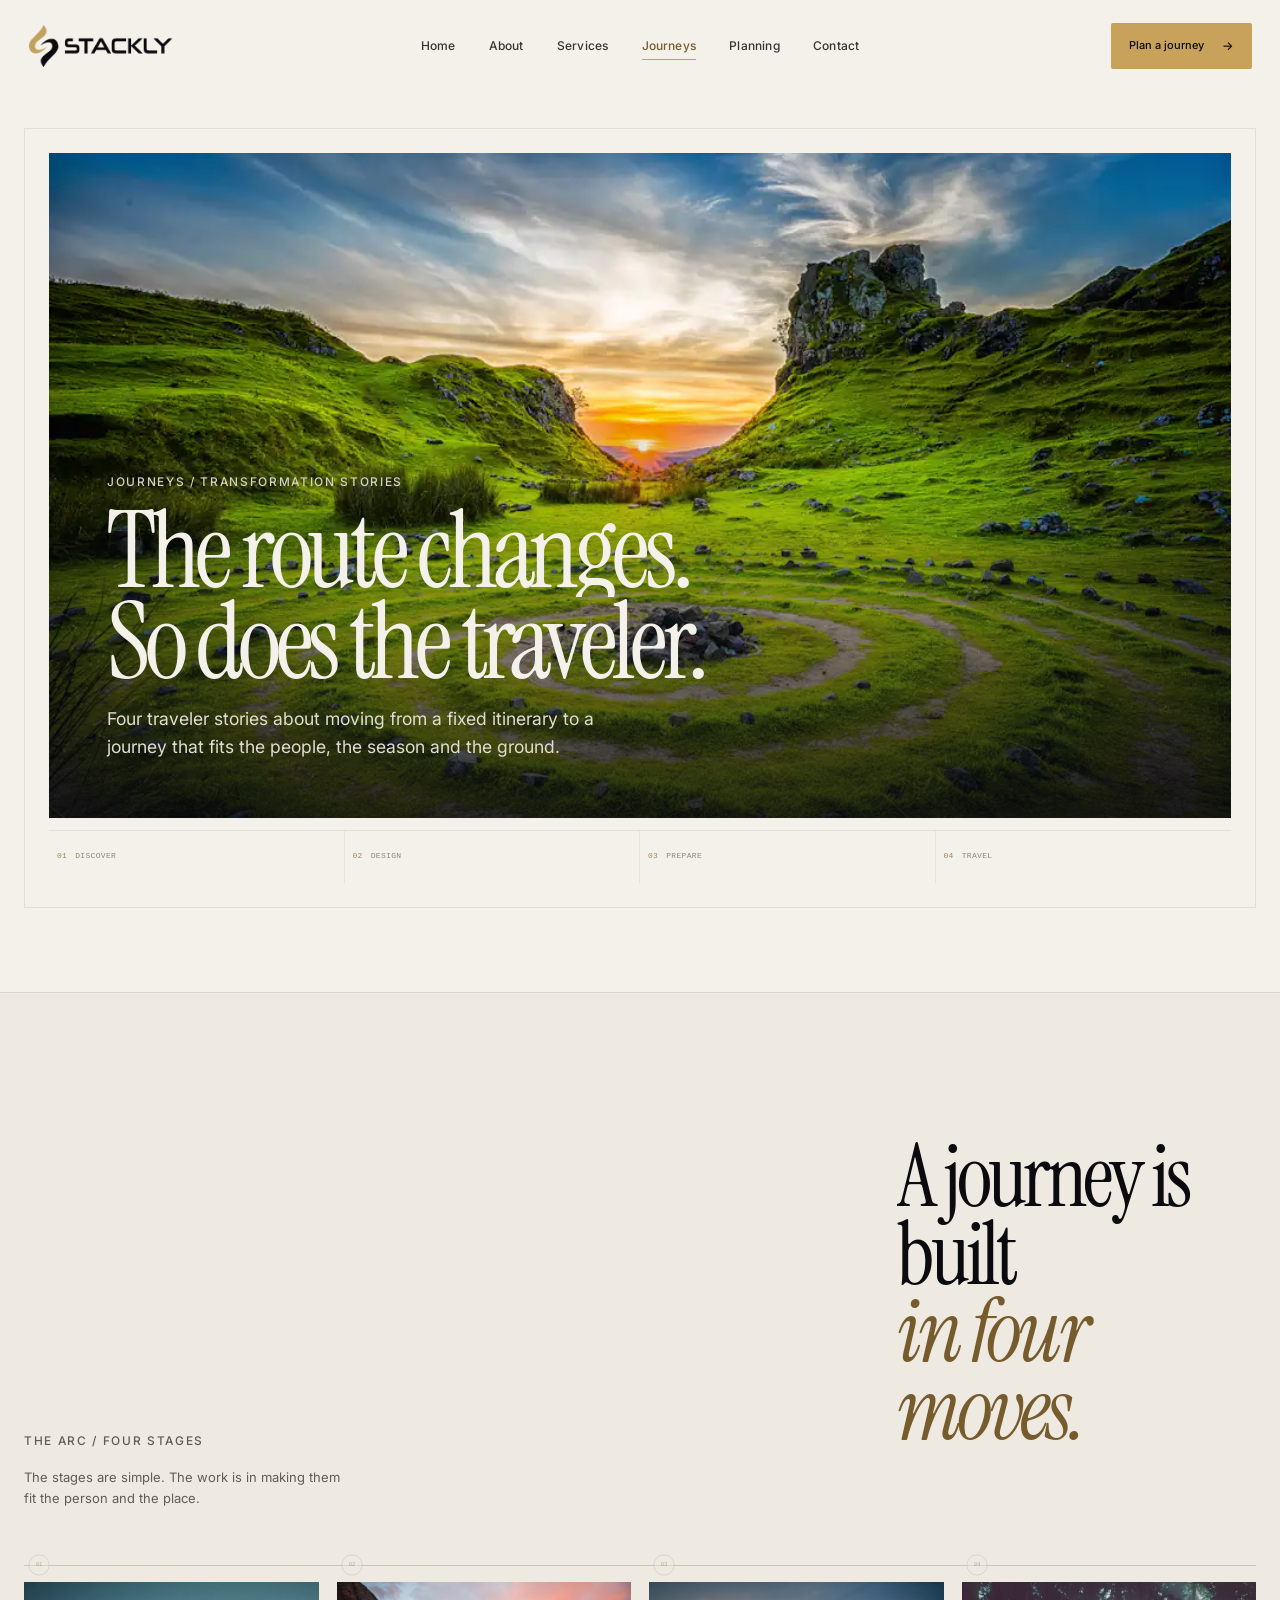
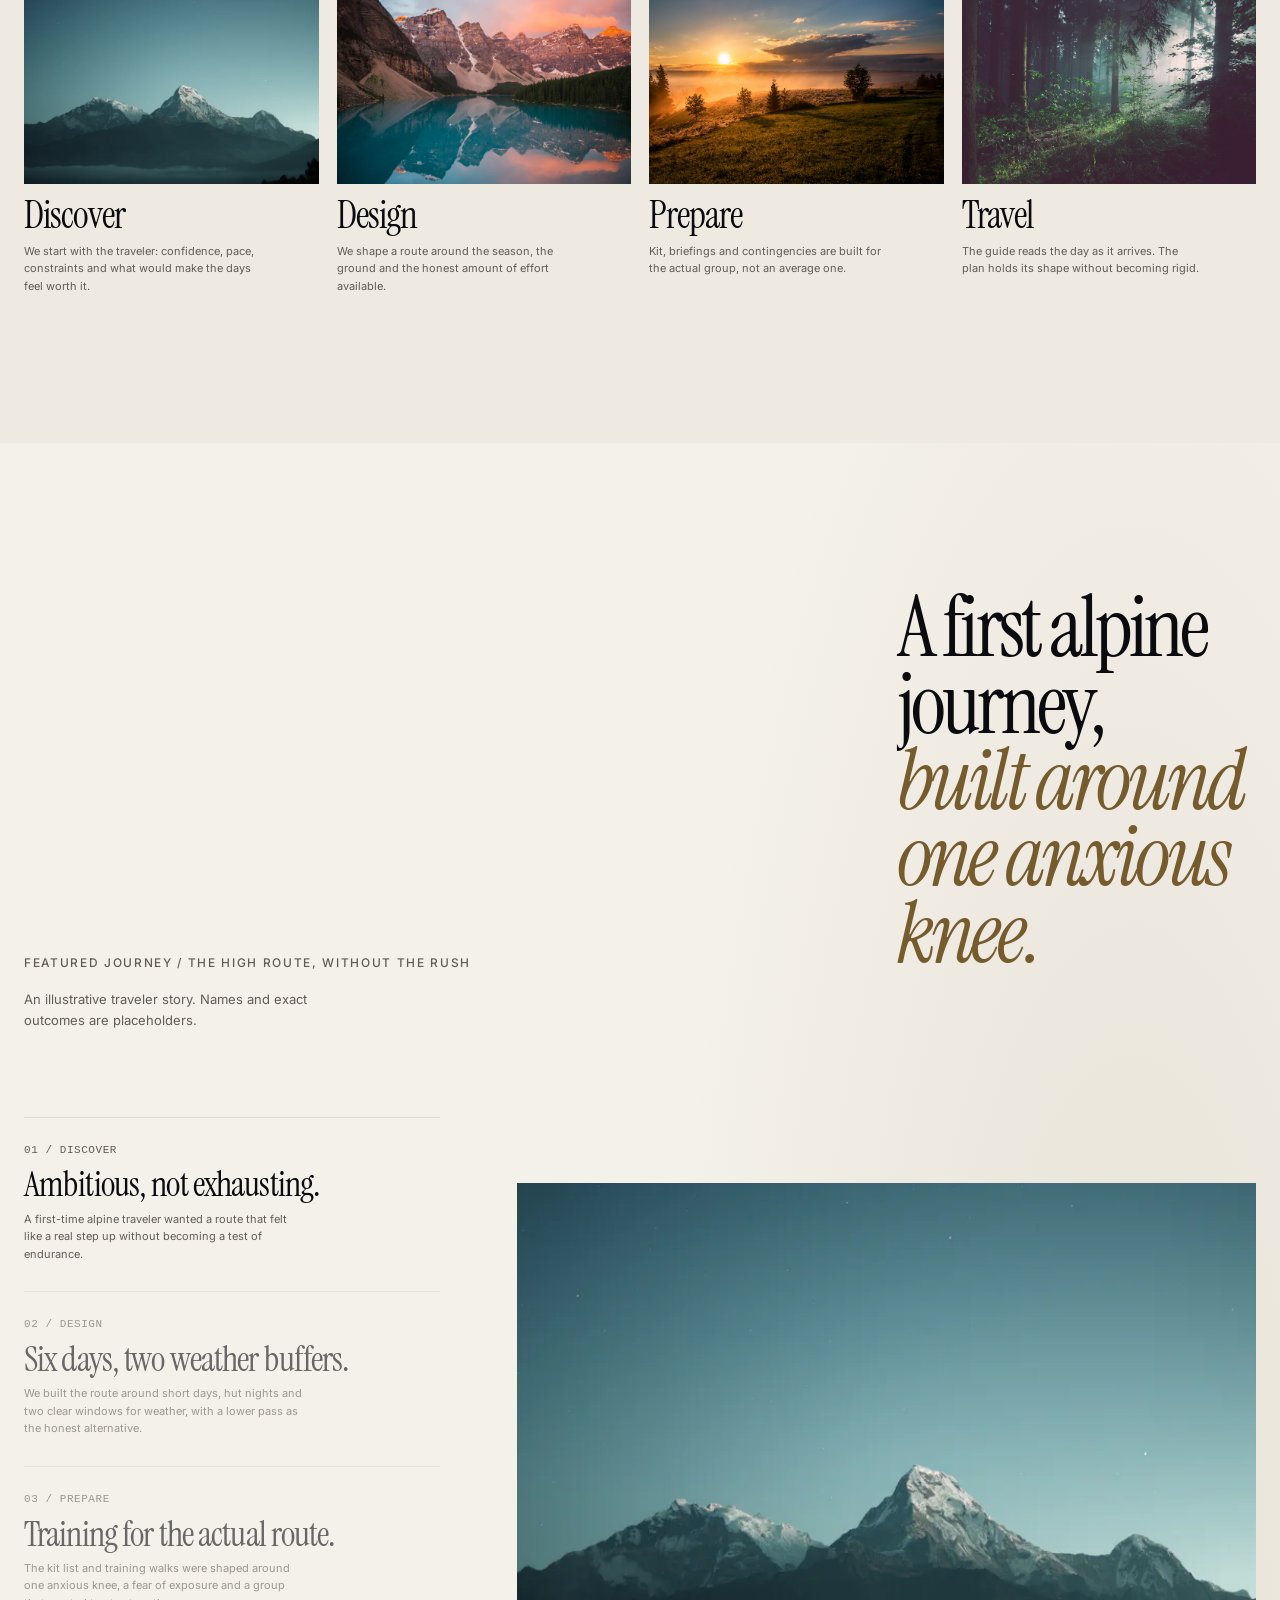
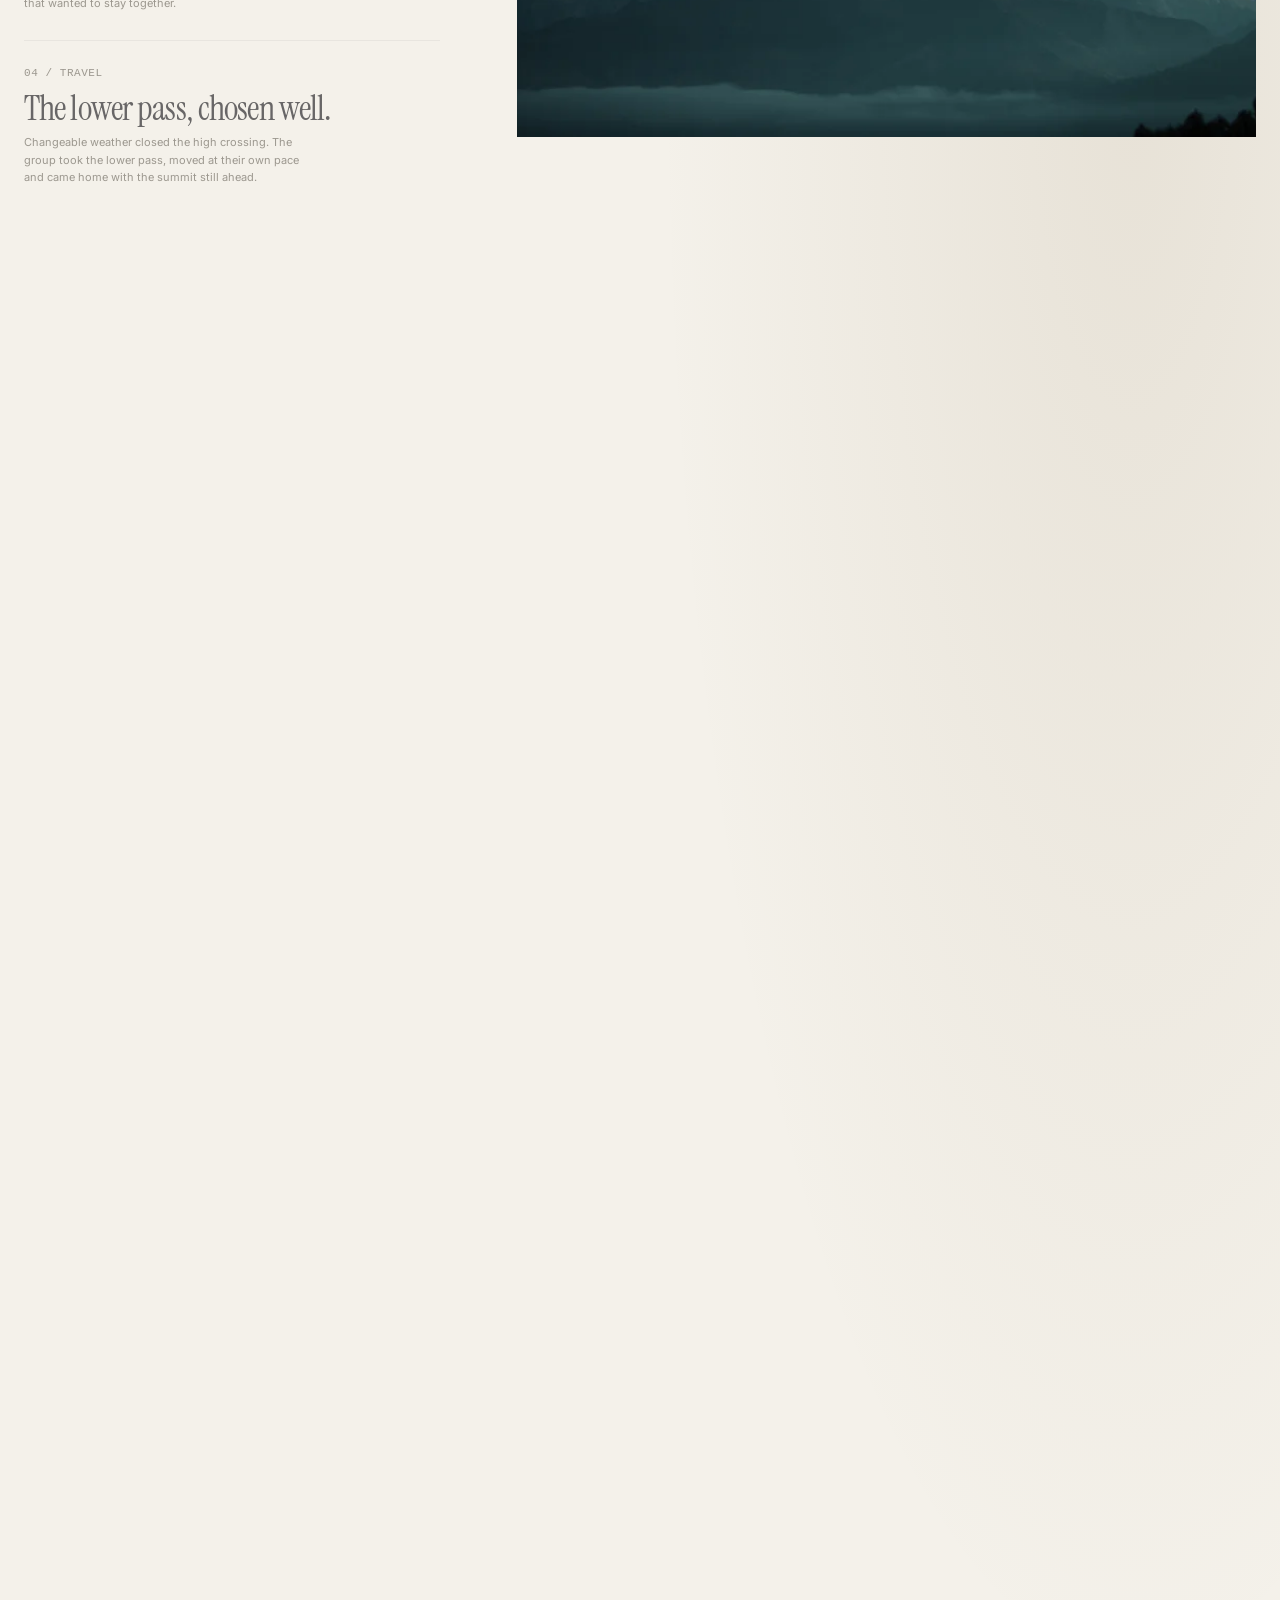
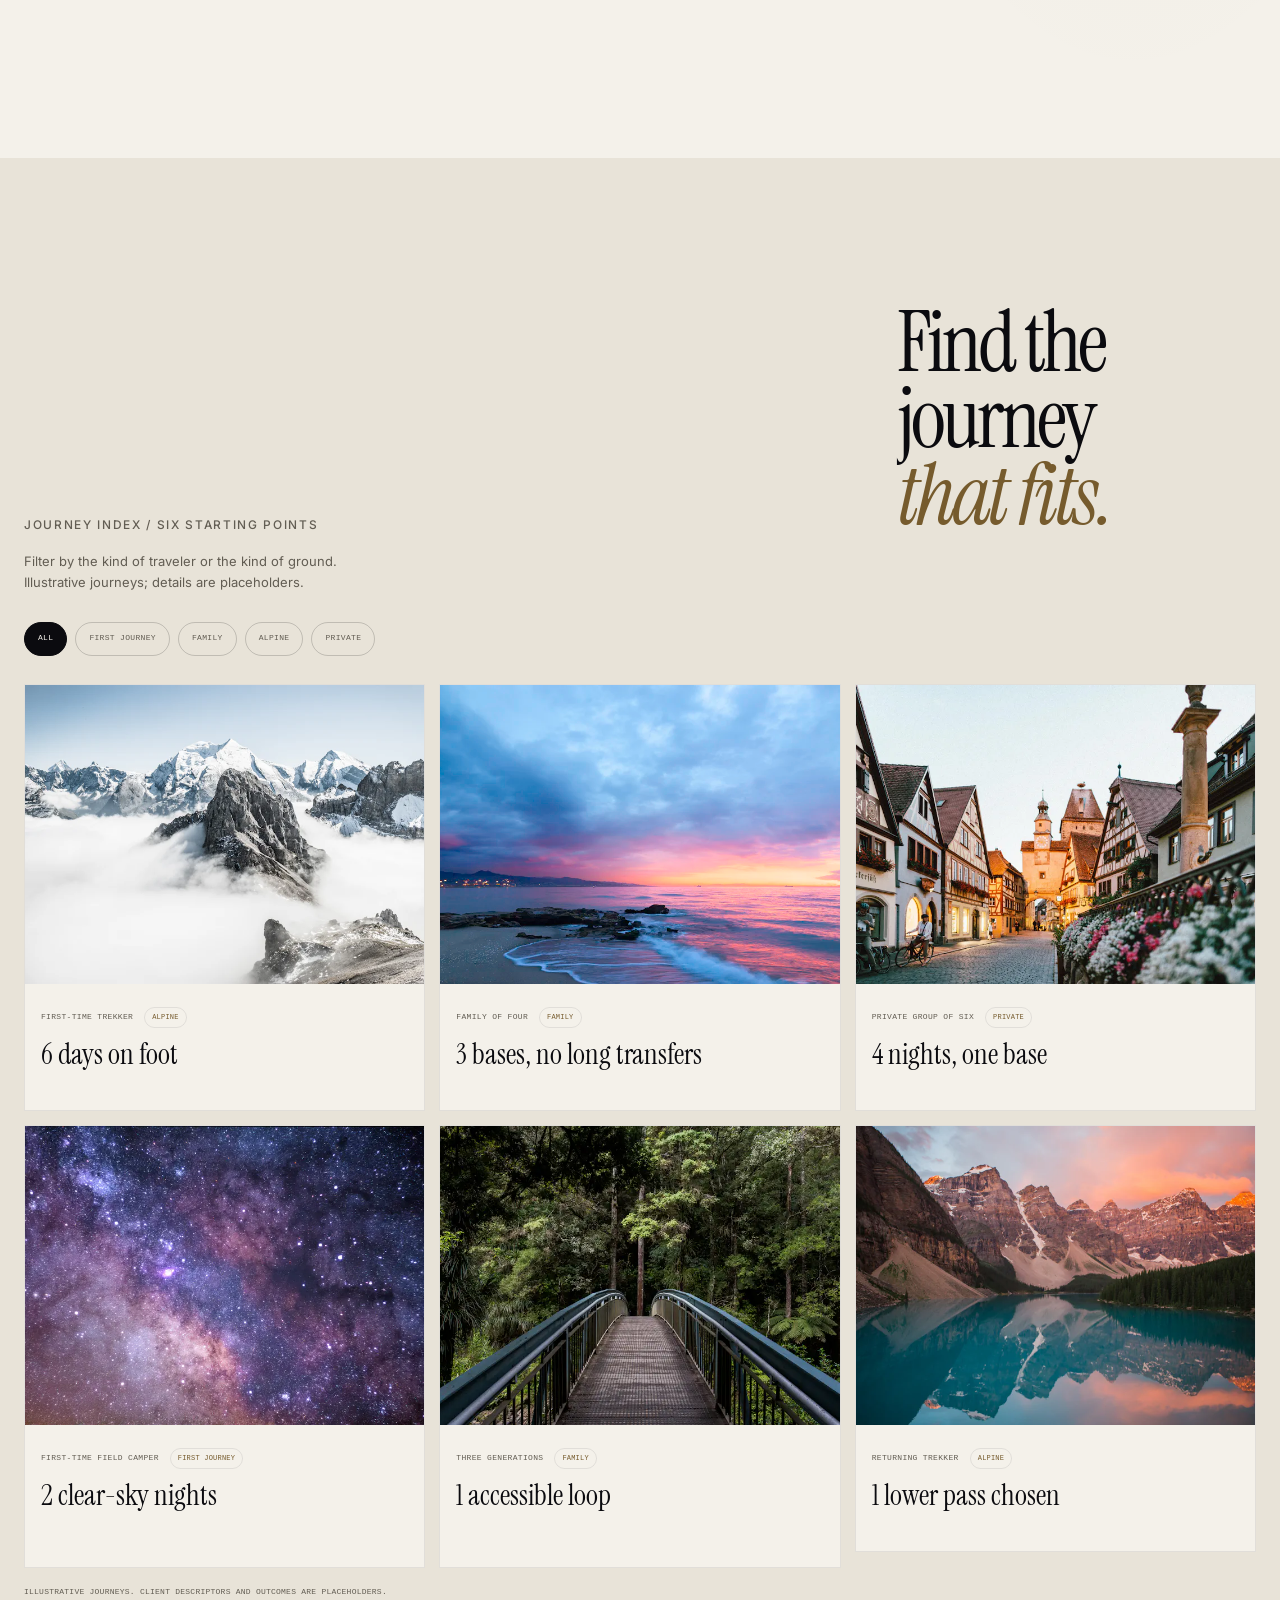
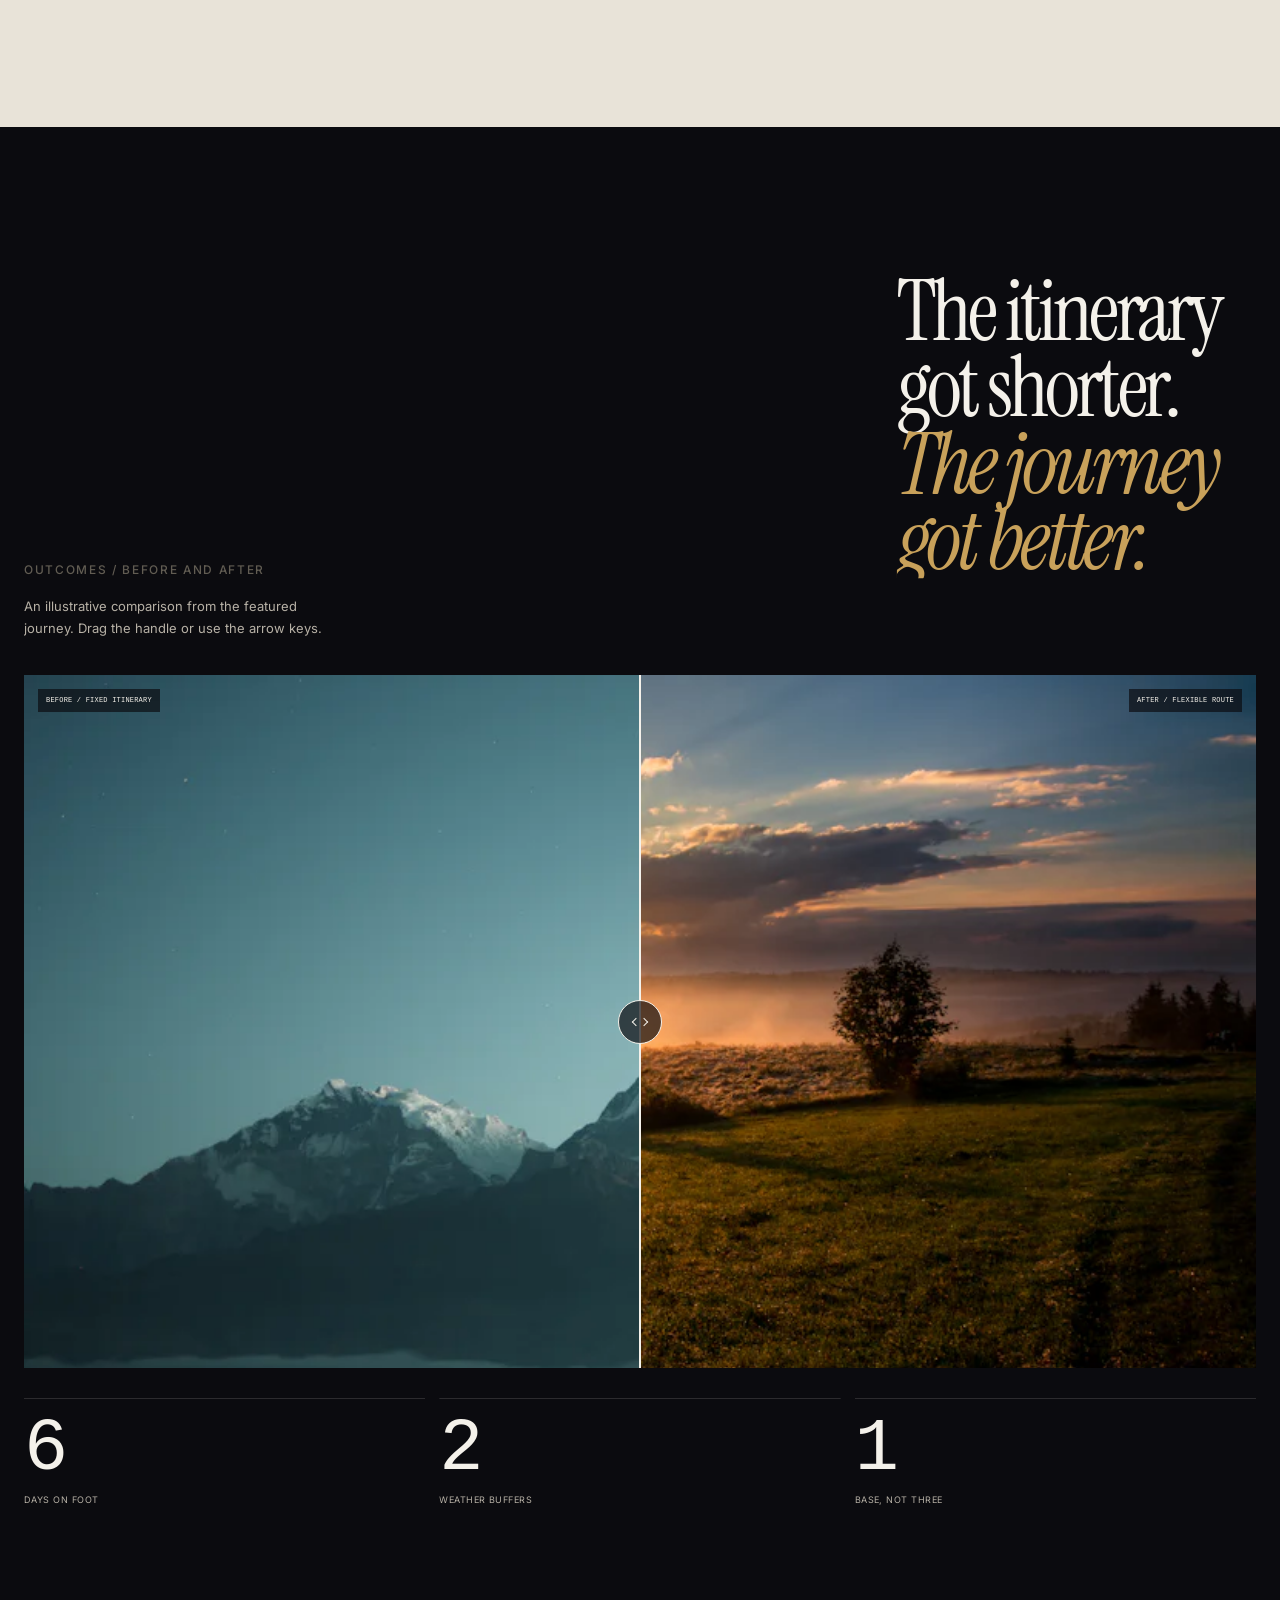
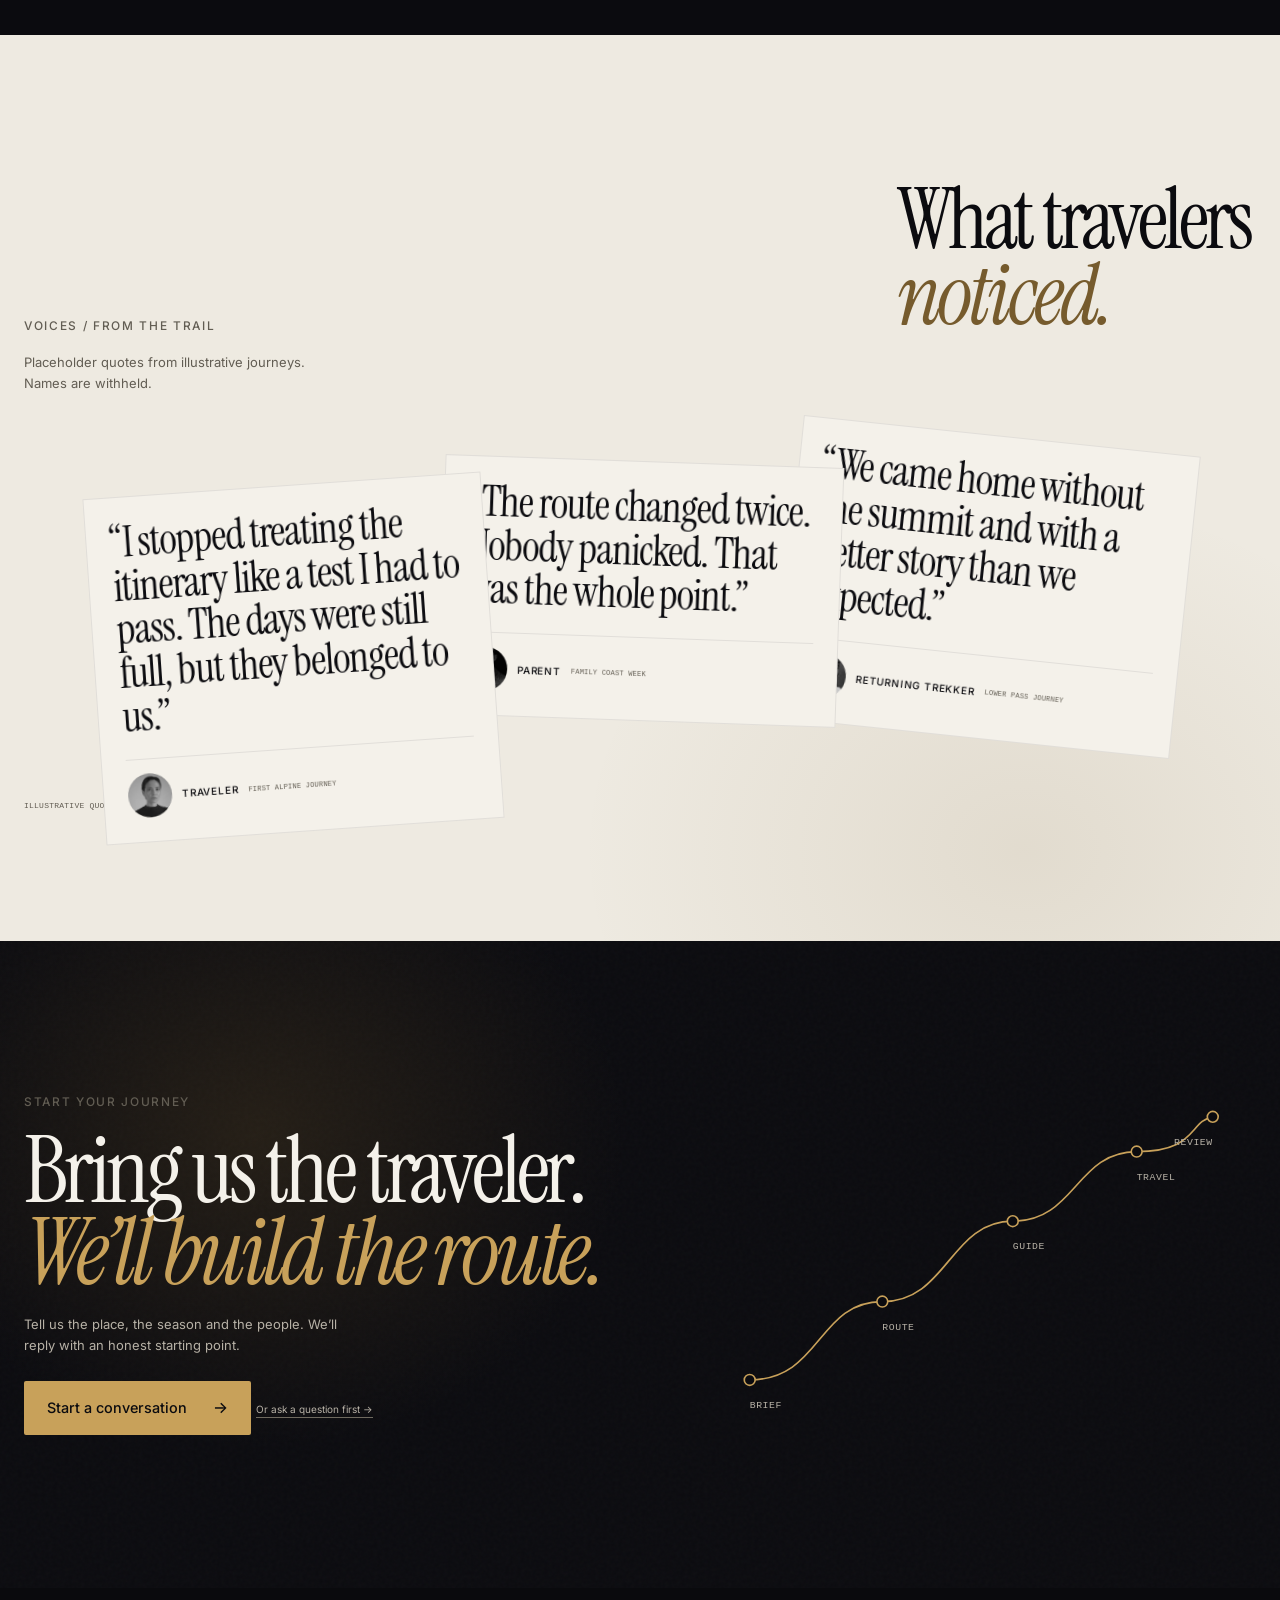
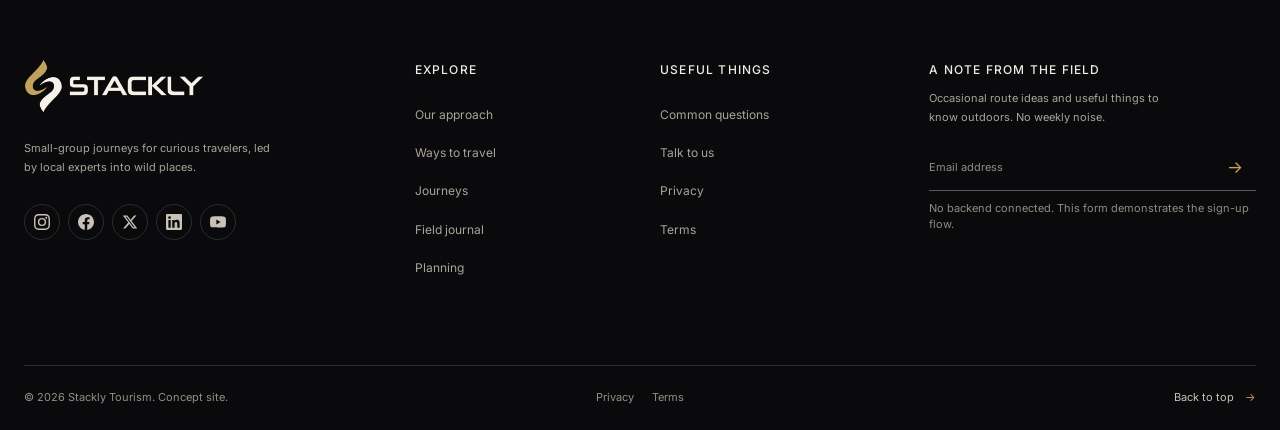
<file: journeys.html>
<!doctype html>
<html lang="en">
<head>
  <meta charset="utf-8">
  <meta name="viewport" content="width=device-width, initial-scale=1">
  <meta name="theme-color" content="#0B0B0F">
  <meta name="description" content="Traveler transformation stories from Stackly Tourism: how a fixed itinerary became a journey built around the people, the season and the ground.">
  <meta name="robots" content="index, follow">
  <link rel="canonical" href="https://stacklytourism.example/work">
  <link rel="preconnect" href="https://fonts.googleapis.com">
  <link rel="preconnect" href="https://fonts.gstatic.com" crossorigin>
  <link href="https://fonts.googleapis.com/css2?family=Instrument+Serif&family=Inter:wght@400;500;600&display=swap" rel="stylesheet">
  <link rel="stylesheet" href="css/style.css">
  <link rel="stylesheet" href="css/journeys.css">

  <meta property="og:type" content="website">
  <meta property="og:site_name" content="Stackly Tourism">
  <meta property="og:title" content="Journeys — Stackly Tourism">
  <meta property="og:description" content="Four traveler stories about moving from a fixed itinerary to a journey that fits.">
  <meta property="og:url" content="https://stacklytourism.example/work">
  <meta property="og:image" content="assets/img/journeys/1472214103451-9374bd1c798e.webp">
  <meta name="twitter:card" content="summary_large_image">
  <meta name="twitter:title" content="Journeys — Stackly Tourism">
  <meta name="twitter:description" content="Four traveler stories about moving from a fixed itinerary to a journey that fits.">
  <meta name="twitter:image" content="assets/img/journeys/1472214103451-9374bd1c798e.webp">
  <title>Journeys — Stackly Tourism</title>

  <script type="application/ld+json">
    {
      "@context": "https://schema.org",
      "@graph": [
        {
          "@type": "Organization",
          "@id": "https://stacklytourism.example/#organization",
          "name": "Stackly Tourism",
          "url": "https://stacklytourism.example/",
          "description": "Small-group journeys for curious travelers, led by local experts into wild places."
        },
        {
          "@type": "Article",
          "@id": "https://stacklytourism.example/work#featured-journey",
          "headline": "The high route, without the rush",
          "description": "An illustrative traveler story about a first alpine journey built around confidence, weather buffers and a lower pass.",
          "image": "assets/img/journeys/1483728642387-6c3bdd6c93e5.webp",
          "author": { "@id": "https://stacklytourism.example/#organization" },
          "publisher": { "@id": "https://stacklytourism.example/#organization" },
          "mainEntityOfPage": "https://stacklytourism.example/work#featured",
          "isAccessibleForFree": true
        },
        {
          "@type": "ItemList",
          "@id": "https://stacklytourism.example/work#journeys",
          "name": "Illustrative Stackly journeys",
          "itemListElement": [
            { "@type": "ListItem", "position": 1, "name": "First alpine traverse", "url": "https://stacklytourism.example/work#index" },
            { "@type": "ListItem", "position": 2, "name": "Family coast week", "url": "https://stacklytourism.example/work#index" },
            { "@type": "ListItem", "position": 3, "name": "Private old-town weekend", "url": "https://stacklytourism.example/work#index" },
            { "@type": "ListItem", "position": 4, "name": "Night-sky field week", "url": "https://stacklytourism.example/work#index" },
            { "@type": "ListItem", "position": 5, "name": "Forest access week", "url": "https://stacklytourism.example/work#index" },
            { "@type": "ListItem", "position": 6, "name": "Return to the lake", "url": "https://stacklytourism.example/work#index" }
          ]
        }
      ]
    }
  </script>
</head>
<body class="page page--journeys">
  <div id="top"></div>
  <a class="skip-link" href="#main">Skip to content</a>

  <!-- SHARED:NAV START -->
  <header class="site-header" id="site-header">
    <div class="nav" id="primary-navigation">
      <div class="nav__bar">
        <a class="nav__brand" href="index.html" aria-label="Stackly Tourism home"><img class="nav__brand-logo nav__brand-logo--light" src="assets/logo/logo-stackly.webp" alt="" width="145" height="42"><img class="nav__brand-logo nav__brand-logo--dark" src="assets/logo/logo-stackly-dark.webp" alt="" width="145" height="42"></a>

        <button class="nav__toggle" type="button" aria-label="Open navigation" aria-controls="nav-panel" aria-expanded="false">
          <span class="nav__toggle-line"></span>
          <span class="nav__toggle-line"></span>
        </button>

        <div class="nav__panel" id="nav-panel">
          <nav class="nav__primary" aria-label="Primary navigation">
            <ul class="nav__list">
              <li class="nav__item"><a class="nav__link" href="index.html">Home</a></li>
              <li class="nav__item"><a class="nav__link" href="about.html">About</a></li>
              <li class="nav__item"><a class="nav__link" href="services.html">Services</a></li>
              <li class="nav__item"><a class="nav__link" href="journeys.html" aria-current="page">Journeys</a></li>
              <li class="nav__item"><a class="nav__link" href="planning.html">Planning</a></li>
              <li class="nav__item"><a class="nav__link" href="contact.html">Contact</a></li>
            </ul>
          </nav>
          <a class="btn btn--primary nav__cta" href="login.html">Plan a journey <span aria-hidden="true">→</span></a>
        </div>
      </div>
    </div>
  </header>
  <!-- SHARED:NAV END -->

  <main id="main">
    <section class="journey-hero" aria-labelledby="journey-hero-title">
      <div class="container">
        <div class="journey-hero__mat">
          <figure class="journey-hero__frame">
            <img src="assets/img/journeys/1472214103451-9374bd1c798e.webp" alt="A green valley with a stone circle at sunset, framed by rocky hills" width="1000" height="667" fetchpriority="high" decoding="async" data-fallback="assets/img/journeys-fallback.svg">
            <div class="journey-hero__overlay">
              <p class="eyebrow">Journeys / Transformation stories</p>
              <h1 class="journey-hero__title" id="journey-hero-title"><span>The route changes.</span><span>So does the traveler.</span></h1>
              <p class="journey-hero__deck">Four traveler stories about moving from a fixed itinerary to a journey that fits the people, the season and the ground.</p>
            </div>
          </figure>
          <nav class="journey-hero__chapters" aria-label="Journey chapters">
            <a class="journey-hero__chapter" href="#arc"><span class="journey-hero__chapter-num">01</span><span>Discover</span></a>
            <a class="journey-hero__chapter" href="#featured"><span class="journey-hero__chapter-num">02</span><span>Design</span></a>
            <a class="journey-hero__chapter" href="#outcomes"><span class="journey-hero__chapter-num">03</span><span>Prepare</span></a>
            <a class="journey-hero__chapter" href="#voices"><span class="journey-hero__chapter-num">04</span><span>Travel</span></a>
          </nav>
        </div>
      </div>
    </section>

    <section class="arc" id="arc" aria-labelledby="arc-title" data-arc>
      <div class="container">
        <header class="arc__header">
          <p class="eyebrow" data-reveal="fade-up">The Arc / Four stages</p>
          <h2 class="arc__title" id="arc-title" data-reveal="fade-up">A journey is built<br><em>in four moves.</em></h2>
          <p class="arc__intro" data-reveal="fade-up">The stages are simple. The work is in making them fit the person and the place.</p>
        </header>

        <div class="arc__rail">
          <div class="arc__line" aria-hidden="true"><span data-arc-line></span></div>
          <ol class="arc__steps">
            <li class="arc-step" data-arc-step>
              <span class="arc-step__num">01</span>
              <figure class="arc-step__thumb">
                <img src="assets/img/journeys/1483728642387-6c3bdd6c93e5.webp" alt="Snow-covered mountain peaks under a deep blue dusk sky" width="800" height="600" loading="lazy" decoding="async" data-fallback="assets/img/journeys-fallback.svg">
              </figure>
              <h3>Discover</h3>
              <p>We start with the traveler: confidence, pace, constraints and what would make the days feel worth it.</p>
            </li>
            <li class="arc-step" data-arc-step>
              <span class="arc-step__num">02</span>
              <figure class="arc-step__thumb">
                <img src="assets/img/journeys/1493246507139-91e8fad9978e.webp" alt="A turquoise alpine lake reflecting mountains at sunset" width="800" height="600" loading="lazy" decoding="async" data-fallback="assets/img/journeys-fallback.svg">
              </figure>
              <h3>Design</h3>
              <p>We shape a route around the season, the ground and the honest amount of effort available.</p>
            </li>
            <li class="arc-step" data-arc-step>
              <span class="arc-step__num">03</span>
              <figure class="arc-step__thumb">
                <img src="assets/img/journeys/1470252649378-9c29740c9fa8.webp" alt="Sunrise over a misty meadow with scattered trees" width="800" height="600" loading="lazy" decoding="async" data-fallback="assets/img/journeys-fallback.svg">
              </figure>
              <h3>Prepare</h3>
              <p>Kit, briefings and contingencies are built for the actual group, not an average one.</p>
            </li>
            <li class="arc-step" data-arc-step>
              <span class="arc-step__num">04</span>
              <figure class="arc-step__thumb">
                <img src="assets/img/journeys/1448375240586-882707db888b.webp" alt="Sunlight falling through a dense green forest" width="800" height="600" loading="lazy" decoding="async" data-fallback="assets/img/journeys-fallback.svg">
              </figure>
              <h3>Travel</h3>
              <p>The guide reads the day as it arrives. The plan holds its shape without becoming rigid.</p>
            </li>
          </ol>
        </div>
      </div>
    </section>

    <section class="featured" id="featured" aria-labelledby="featured-title" data-featured>
      <div class="container">
        <header class="featured__header">
          <p class="eyebrow" data-reveal="fade-up">Featured journey / The high route, without the rush</p>
          <h2 class="featured__title" id="featured-title" data-reveal="fade-up">A first alpine journey,<br><em>built around one anxious knee.</em></h2>
          <p class="featured__intro" data-reveal="fade-up">An illustrative traveler story. Names and exact outcomes are placeholders.</p>
        </header>

        <div class="featured__scrolly" data-featured-scrolly>
          <div class="featured__sticky">
            <div class="featured__captions">
              <article class="featured__chapter is-active" id="journey-discover" data-featured-chapter="0">
                <p class="featured__overline">01 / Discover</p>
                <h3>Ambitious, not exhausting.</h3>
                <p>A first-time alpine traveler wanted a route that felt like a real step up without becoming a test of endurance.</p>
              </article>
              <article class="featured__chapter" id="journey-design" data-featured-chapter="1">
                <p class="featured__overline">02 / Design</p>
                <h3>Six days, two weather buffers.</h3>
                <p>We built the route around short days, hut nights and two clear windows for weather, with a lower pass as the honest alternative.</p>
              </article>
              <article class="featured__chapter" id="journey-prepare" data-featured-chapter="2">
                <p class="featured__overline">03 / Prepare</p>
                <h3>Training for the actual route.</h3>
                <p>The kit list and training walks were shaped around one anxious knee, a fear of exposure and a group that wanted to stay together.</p>
              </article>
              <article class="featured__chapter" id="journey-travel" data-featured-chapter="3">
                <p class="featured__overline">04 / Travel</p>
                <h3>The lower pass, chosen well.</h3>
                <p>Changeable weather closed the high crossing. The group took the lower pass, moved at their own pace and came home with the summit still ahead.</p>
              </article>
            </div>

            <div class="featured__media">
              <figure class="featured__image is-active" data-featured-image="0">
                <img src="assets/img/journeys/1483728642387-6c3bdd6c93e5.webp" alt="Snow-covered mountain peaks under a deep blue dusk sky" width="800" height="600" loading="lazy" decoding="async" data-fallback="assets/img/journeys-fallback.svg">
                <figcaption>Chapter 01 / Discover</figcaption>
              </figure>
              <figure class="featured__image" data-featured-image="1">
                <img src="assets/img/journeys/1493246507139-91e8fad9978e.webp" alt="A turquoise alpine lake reflecting mountains at sunset" width="800" height="600" loading="lazy" decoding="async" data-featured-preload data-fallback="assets/img/journeys-fallback.svg">
                <figcaption>Chapter 02 / Design</figcaption>
              </figure>
              <figure class="featured__image" data-featured-image="2">
                <img src="assets/img/journeys/1470252649378-9c29740c9fa8.webp" alt="Sunrise over a misty meadow with scattered trees" width="800" height="600" loading="lazy" decoding="async" data-featured-preload data-fallback="assets/img/journeys-fallback.svg">
                <figcaption>Chapter 03 / Prepare</figcaption>
              </figure>
              <figure class="featured__image" data-featured-image="3">
                <img src="assets/img/journeys/1448375240586-882707db888b.webp" alt="Sunlight falling through a dense green forest" width="800" height="600" loading="lazy" decoding="async" data-featured-preload data-fallback="assets/img/journeys-fallback.svg">
                <figcaption>Chapter 04 / Travel</figcaption>
              </figure>
            </div>
          </div>
        </div>
      </div>
    </section>

    <section class="journey-index" id="index" aria-labelledby="index-title" data-journey-index>
      <div class="container">
        <header class="journey-index__header">
          <p class="eyebrow" data-reveal="fade-up">Journey index / Six starting points</p>
          <h2 class="journey-index__title" id="index-title" data-reveal="fade-up">Find the journey<br><em>that fits.</em></h2>
          <p class="journey-index__intro" data-reveal="fade-up">Filter by the kind of traveler or the kind of ground. Illustrative journeys; details are placeholders.</p>
        </header>

        <div class="journey-index__filters" role="group" aria-label="Filter journeys">
          <button class="journey-index__filter is-active" type="button" data-filter="all" aria-pressed="true">All</button>
          <button class="journey-index__filter" type="button" data-filter="first" aria-pressed="false">First journey</button>
          <button class="journey-index__filter" type="button" data-filter="family" aria-pressed="false">Family</button>
          <button class="journey-index__filter" type="button" data-filter="alpine" aria-pressed="false">Alpine</button>
          <button class="journey-index__filter" type="button" data-filter="private" aria-pressed="false">Private</button>
        </div>
        <p class="sr-only" aria-live="polite" data-filter-status>Showing all 6 journeys.</p>

        <div class="journey-index__grid" data-journey-grid>
          <article class="journey-card" data-journey-card data-category="first alpine">
            <button class="journey-card__toggle" type="button" aria-expanded="false" aria-controls="journey-details-1">
              <figure class="journey-card__image">
                <img src="assets/img/journeys/1458668383970-8ddd3927deed.webp" alt="Snow-covered peaks rising above a sea of clouds" width="800" height="500" loading="lazy" decoding="async" data-fallback="assets/img/journeys-fallback.svg">
              </figure>
              <div class="journey-card__body">
                <span class="journey-card__type">First-time trekker</span>
                <span class="journey-card__stage">Alpine</span>
                <p class="journey-card__metric">6 days on foot</p>
                <p class="journey-card__outcome">A route built around confidence, not summit count.</p>
              </div>
            </button>
            <div class="journey-card__details" id="journey-details-1">
              <ul>
                <li>Short days with two exit points</li>
                <li>Hut nights instead of exposed bivvies</li>
                <li>A guide briefing focused on pacing and weather</li>
              </ul>
            </div>
          </article>

          <article class="journey-card" data-journey-card data-category="family">
            <button class="journey-card__toggle" type="button" aria-expanded="false" aria-controls="journey-details-2">
              <figure class="journey-card__image">
                <img src="assets/img/journeys/1475924156734-496f6cac6ec1.webp" alt="A beach at dusk with waves breaking over dark rocks" width="800" height="500" loading="lazy" decoding="async" data-fallback="assets/img/journeys-fallback.svg">
              </figure>
              <div class="journey-card__body">
                <span class="journey-card__type">Family of four</span>
                <span class="journey-card__stage">Family</span>
                <p class="journey-card__metric">3 bases, no long transfers</p>
                <p class="journey-card__outcome">Tide-led days that worked for two adults and two teenagers.</p>
              </div>
            </button>
            <div class="journey-card__details" id="journey-details-2">
              <ul>
                <li>Tidal windows planned around two teenagers</li>
                <li>One base for three nights</li>
                <li>No transfer longer than 90 minutes</li>
              </ul>
            </div>
          </article>

          <article class="journey-card" data-journey-card data-category="private">
            <button class="journey-card__toggle" type="button" aria-expanded="false" aria-controls="journey-details-3">
              <figure class="journey-card__image">
                <img src="assets/img/journeys/1467269204594-9661b134dd2b.webp" alt="A quiet European old-town street with timber houses and a stone tower" width="800" height="500" loading="lazy" decoding="async" data-fallback="assets/img/journeys-fallback.svg">
              </figure>
              <div class="journey-card__body">
                <span class="journey-card__type">Private group of six</span>
                <span class="journey-card__stage">Private</span>
                <p class="journey-card__metric">4 nights, one base</p>
                <p class="journey-card__outcome">A flexible city-to-hills week with one vehicle and no fixed schedule.</p>
              </div>
            </button>
            <div class="journey-card__details" id="journey-details-3">
              <ul>
                <li>One vehicle, one base, flexible starts</li>
                <li>Two weather alternatives</li>
                <li>A local guide who knew the old-town shortcuts</li>
              </ul>
            </div>
          </article>

          <article class="journey-card" data-journey-card data-category="first">
            <button class="journey-card__toggle" type="button" aria-expanded="false" aria-controls="journey-details-4">
              <figure class="journey-card__image">
                <img src="assets/img/journeys/1465101162946-4377e57745c3.webp" alt="A star-filled night sky over a dark horizon" width="750" height="500" loading="lazy" decoding="async" data-fallback="assets/img/journeys-fallback.svg">
              </figure>
              <div class="journey-card__body">
                <span class="journey-card__type">First-time field camper</span>
                <span class="journey-card__stage">First journey</span>
                <p class="journey-card__metric">2 clear-sky nights</p>
                <p class="journey-card__outcome">A low-distance route with more time under the stars, less time in the van.</p>
              </div>
            </button>
            <div class="journey-card__details" id="journey-details-4">
              <ul>
                <li>A two-night camp with a short walk in</li>
                <li>Clear-sky backup plan</li>
                <li>No night driving</li>
              </ul>
            </div>
          </article>

          <article class="journey-card" data-journey-card data-category="family">
            <button class="journey-card__toggle" type="button" aria-expanded="false" aria-controls="journey-details-5">
              <figure class="journey-card__image">
                <img src="assets/img/journeys/1447752875215-b2761acb3c5d.webp" alt="A timber boardwalk bridge through dense forest" width="700" height="500" loading="lazy" decoding="async" data-fallback="assets/img/journeys-fallback.svg">
              </figure>
              <div class="journey-card__body">
                <span class="journey-card__type">Three generations</span>
                <span class="journey-card__stage">Family</span>
                <p class="journey-card__metric">1 accessible loop</p>
                <p class="journey-card__outcome">A short loop that worked for a grandparent, a teenager and everyone in between.</p>
              </div>
            </button>
            <div class="journey-card__details" id="journey-details-5">
              <ul>
                <li>Accessible loop with handrails and benches</li>
                <li>A shorter option for bad weather</li>
                <li>One guide for the whole group</li>
              </ul>
            </div>
          </article>

          <article class="journey-card" data-journey-card data-category="alpine">
            <button class="journey-card__toggle" type="button" aria-expanded="false" aria-controls="journey-details-6">
              <figure class="journey-card__image">
                <img src="assets/img/journeys/1493246507139-91e8fad9978e.webp" alt="A turquoise alpine lake reflecting mountains at sunset" width="800" height="500" loading="lazy" decoding="async" data-fallback="assets/img/journeys-fallback.svg">
              </figure>
              <div class="journey-card__body">
                <span class="journey-card__type">Returning trekker</span>
                <span class="journey-card__stage">Alpine</span>
                <p class="journey-card__metric">1 lower pass chosen</p>
                <p class="journey-card__outcome">A route that respected a changed knee and kept the group together.</p>
              </div>
            </button>
            <div class="journey-card__details" id="journey-details-6">
              <ul>
                <li>A lower pass chosen before departure</li>
                <li>Daily check-ins with the guide</li>
                <li>No summit quota</li>
              </ul>
            </div>
          </article>
        </div>
        <p class="journey-index__note">Illustrative journeys. Client descriptors and outcomes are placeholders.</p>
      </div>
    </section>

    <section class="outcomes" id="outcomes" aria-labelledby="outcomes-title" data-outcomes>
      <div class="container">
        <header class="outcomes__header">
          <p class="eyebrow" data-reveal="fade-up">Outcomes / Before and after</p>
          <h2 class="outcomes__title" id="outcomes-title" data-reveal="fade-up">The itinerary got shorter.<br><em>The journey got better.</em></h2>
          <p class="outcomes__intro" data-reveal="fade-up">An illustrative comparison from the featured journey. Drag the handle or use the arrow keys.</p>
        </header>

        <div class="outcomes__compare" data-compare>
          <img class="outcomes__before" src="assets/img/journeys/1483728642387-6c3bdd6c93e5.webp" alt="Snow-covered mountain peaks under a deep blue dusk sky" width="800" height="600" loading="lazy" decoding="async" data-fallback="assets/img/journeys-fallback.svg">
          <div class="outcomes__after" data-compare-after>
            <img src="assets/img/journeys/1470252649378-9c29740c9fa8.webp" alt="Sunrise over a misty meadow with scattered trees" width="800" height="600" loading="lazy" decoding="async" data-fallback="assets/img/journeys-fallback.svg">
          </div>
          <div class="outcomes__divider" data-compare-handle role="slider" tabindex="0" aria-label="Reveal before and after the journey" aria-valuemin="0" aria-valuemax="100" aria-valuenow="50">
            <span class="outcomes__handle" aria-hidden="true"><span></span></span>
          </div>
          <span class="outcomes__label outcomes__label--before">Before / Fixed itinerary</span>
          <span class="outcomes__label outcomes__label--after">After / Flexible route</span>
        </div>

        <div class="outcomes__stats">
          <article class="outcome-stat" data-reveal="fade-up">
            <span class="outcome-stat__value" data-counter="6" data-digits="1" aria-hidden="true">6</span>
            <span class="outcome-stat__label">days on foot</span>
            <span class="sr-only">6 days on foot</span>
          </article>
          <article class="outcome-stat" data-reveal="fade-up">
            <span class="outcome-stat__value" data-counter="2" data-digits="1" aria-hidden="true">2</span>
            <span class="outcome-stat__label">weather buffers</span>
            <span class="sr-only">2 weather buffers</span>
          </article>
          <article class="outcome-stat" data-reveal="fade-up">
            <span class="outcome-stat__value" data-counter="1" data-digits="1" aria-hidden="true">1</span>
            <span class="outcome-stat__label">base, not three</span>
            <span class="sr-only">1 base instead of three</span>
          </article>
        </div>
      </div>
    </section>

    <section class="voices" id="voices" aria-labelledby="voices-title" data-voices>
      <div class="container">
        <header class="voices__header">
          <p class="eyebrow" data-reveal="fade-up">Voices / From the trail</p>
          <h2 class="voices__title" id="voices-title" data-reveal="fade-up">What travelers<br><em>noticed.</em></h2>
          <p class="voices__intro" data-reveal="fade-up">Placeholder quotes from illustrative journeys. Names are withheld.</p>
        </header>

        <div class="voices__stack">
          <figure class="voice-card" data-voice-card>
            <blockquote><p>“I stopped treating the itinerary like a test I had to pass. The days were still full, but they belonged to us.”</p></blockquote>
            <figcaption>
              <img src="assets/img/journeys/1534528741775-53994a69daeb.webp" alt="Portrait of a woman under soft blue light" width="500" height="650" loading="lazy" decoding="async" data-fallback="assets/img/journeys-fallback.svg">
              <span class="voice-card__name">Traveler</span>
              <span class="voice-card__role">First alpine journey</span>
            </figcaption>
          </figure>
          <figure class="voice-card" data-voice-card>
            <blockquote><p>“The route changed twice. Nobody panicked. That was the whole point.”</p></blockquote>
            <figcaption>
              <img src="assets/img/journeys/1506794778202-cad84cf45f1d.webp" alt="Portrait of a man in a dark knit sweater" width="500" height="650" loading="lazy" decoding="async" data-fallback="assets/img/journeys-fallback.svg">
              <span class="voice-card__name">Parent</span>
              <span class="voice-card__role">Family coast week</span>
            </figcaption>
          </figure>
          <figure class="voice-card" data-voice-card>
            <blockquote><p>“We came home without the summit and with a better story than we expected.”</p></blockquote>
            <figcaption>
              <img src="assets/img/journeys/1531123897727-8f129e1688ce.webp" alt="Portrait of a woman in a patterned shirt" width="500" height="650" loading="lazy" decoding="async" data-fallback="assets/img/journeys-fallback.svg">
              <span class="voice-card__name">Returning trekker</span>
              <span class="voice-card__role">Lower pass journey</span>
            </figcaption>
          </figure>
        </div>
        <p class="voices__note">Illustrative quotes. Replace with verified traveler words before publishing.</p>
      </div>
    </section>

    <section class="journey-cta" aria-labelledby="cta-title" data-cta>
      <div class="journey-cta__grain" aria-hidden="true"></div>
      <div class="journey-cta__glow" aria-hidden="true"></div>
      <div class="container journey-cta__layout">
        <div class="journey-cta__copy">
          <p class="eyebrow" data-reveal="fade-up">Start your journey</p>
          <h2 class="journey-cta__title" id="cta-title" data-reveal="fade-up">Bring us the traveler.<br><em>We’ll build the route.</em></h2>
          <p class="journey-cta__deck" data-reveal="fade-up">Tell us the place, the season and the people. We’ll reply with an honest starting point.</p>
          <a class="btn btn--primary journey-cta__button" href="contact.html" data-magnetic>Start a conversation <span aria-hidden="true">→</span></a>
          <a class="journey-cta__secondary" href="contact.html">Or ask a question first <span aria-hidden="true">→</span></a>
        </div>

        <div class="journey-cta__map" data-journey-map role="img" aria-label="Journey map with five stages: brief, route, guide, travel and review">
          <svg viewBox="0 0 520 360" aria-hidden="true">
            <path class="journey-cta__line" data-map-line d="M54 286C120 286 116 214 176 214S238 140 296 140 354 76 410 76 458 48 480 44" />
            <g class="journey-cta__nodes">
              <circle cx="54" cy="286" r="5" />
              <circle cx="176" cy="214" r="5" />
              <circle cx="296" cy="140" r="5" />
              <circle cx="410" cy="76" r="5" />
              <circle cx="480" cy="44" r="5" />
            </g>
            <g class="journey-cta__map-labels">
              <text x="54" y="312">Brief</text>
              <text x="176" y="240">Route</text>
              <text x="296" y="166">Guide</text>
              <text x="410" y="102">Travel</text>
              <text x="480" y="70" text-anchor="end">Review</text>
            </g>
          </svg>
        </div>
      </div>
    </section>
  </main>

  <!-- SHARED:FOOTER START -->
  <footer class="site-footer section-dark" id="footer">
    <div class="container">
      <div class="footer__main">
        <div class="footer__brand-column">
          <a class="footer__brand" href="index.html" aria-label="Stackly Tourism home"><img class="footer__brand-logo" src="assets/logo/logo-stackly.webp" alt="Stackly Tourism" width="180" height="52"></a>
          <p>Small-group journeys for curious travelers, led by local experts into wild places.</p>
          <div class="footer__socials" aria-label="Social media">
            <a class="footer__social-link" href="https://www.instagram.com/" target="_blank" rel="noopener noreferrer" aria-label="Instagram" title="Instagram">
              <svg viewBox="0 0 24 24" aria-hidden="true" focusable="false"><path d="M12 2.163c3.204 0 3.584.012 4.85.07 3.252.148 4.771 1.691 4.919 4.919.058 1.265.069 1.645.069 4.849 0 3.205-.012 3.584-.069 4.849-.149 3.225-1.664 4.771-4.919 4.919-1.266.058-1.644.07-4.85.07-3.204 0-3.584-.012-4.849-.07-3.26-.149-4.771-1.699-4.919-4.92-.058-1.265-.07-1.644-.07-4.849 0-3.204.013-3.583.07-4.849.149-3.227 1.664-4.771 4.919-4.919 1.266-.057 1.645-.069 4.849-.069zM12 0C8.741 0 8.333.014 7.053.072 2.695.272.273 2.69.073 7.052.014 8.333 0 8.741 0 12c0 3.259.014 3.668.072 4.948.2 4.358 2.618 6.78 6.98 6.98C8.333 23.986 8.741 24 12 24c3.259 0 3.668-.014 4.948-.072 4.354-.2 6.782-2.618 6.979-6.98.059-1.28.073-1.689.073-4.948 0-3.259-.014-3.667-.072-4.947-.196-4.354-2.617-6.78-6.979-6.98C15.668.014 15.259 0 12 0zm0 5.838a6.162 6.162 0 100 12.324 6.162 6.162 0 000-12.324zM12 16a4 4 0 110-8 4 4 0 010 8zm6.406-11.845a1.44 1.44 0 100 2.881 1.44 1.44 0 000-2.881z"/></svg>
            </a>
            <a class="footer__social-link" href="https://www.facebook.com/" target="_blank" rel="noopener noreferrer" aria-label="Facebook" title="Facebook">
              <svg viewBox="0 0 24 24" aria-hidden="true" focusable="false"><path d="M24 12.073c0-6.627-5.373-12-12-12s-12 5.373-12 12c0 5.99 4.388 10.954 10.125 11.854v-8.385H7.078v-3.47h3.047V9.43c0-3.007 1.792-4.669 4.533-4.669 1.312 0 2.686.235 2.686.235v2.953H15.83c-1.491 0-1.956.925-1.956 1.874v2.25h3.328l-.532 3.47h-2.796v8.385C19.612 23.027 24 18.062 24 12.073z"/></svg>
            </a>
            <a class="footer__social-link" href="https://x.com/" target="_blank" rel="noopener noreferrer" aria-label="X (Twitter)" title="X (Twitter)">
              <svg viewBox="0 0 24 24" aria-hidden="true" focusable="false"><path d="M18.244 2.25h3.308l-7.227 8.26 8.502 11.24H16.17l-5.214-6.817L4.99 21.75H1.68l7.73-8.835L1.254 2.25H8.08l4.713 6.231zm-1.161 17.52h1.833L7.084 4.126H5.117z"/></svg>
            </a>
            <a class="footer__social-link" href="https://www.linkedin.com/" target="_blank" rel="noopener noreferrer" aria-label="LinkedIn" title="LinkedIn">
              <svg viewBox="0 0 24 24" aria-hidden="true" focusable="false"><path d="M20.447 20.452h-3.554v-5.569c0-1.328-.027-3.037-1.852-3.037-1.853 0-2.136 1.445-2.136 2.939v5.667H9.351V9h3.414v1.561h.046c.477-.9 1.637-1.85 3.37-1.85 3.601 0 4.267 2.37 4.267 5.455v6.286zM5.337 7.433c-1.144 0-2.063-.926-2.063-2.065 0-1.138.92-2.063 2.063-2.063 1.14 0 2.064.925 2.064 2.063 0 1.139-.925 2.065-2.064 2.065zm1.782 13.019H3.555V9h3.564v11.452zM22.225 0H1.771C.792 0 0 .774 0 1.729v20.542C0 23.227.792 24 1.771 24h20.451C23.2 24 24 23.227 24 22.271V1.729C24 .774 23.2 0 22.222 0h.003z"/></svg>
            </a>
            <a class="footer__social-link" href="https://www.youtube.com/" target="_blank" rel="noopener noreferrer" aria-label="YouTube" title="YouTube">
              <svg viewBox="0 0 24 24" aria-hidden="true" focusable="false"><path d="M23.498 6.186a3.016 3.016 0 00-2.122-2.136C19.505 3.545 12 3.545 12 3.545s-7.505 0-9.377.505A3.017 3.017 0 00.502 6.186C0 8.07 0 12 0 12s0 3.93.502 5.814a3.016 3.016 0 002.122 2.136c1.871.505 9.376.505 9.376.505s7.505 0 9.377-.505a3.015 3.015 0 002.122-2.136C24 15.93 24 12 24 12s0-3.93-.502-5.814zM9.545 15.568V8.432L15.818 12l-6.273 3.568z"/></svg>
            </a>
          </div>
        </div>
        <div class="footer__column">
          <h2 class="footer__heading">Explore</h2>
          <ul>
            <li><a href="404.html">Our approach</a></li>
            <li><a href="404.html">Ways to travel</a></li>
            <li><a href="404.html">Journeys</a></li>
            <li><a href="404.html">Field journal</a></li>
            <li><a href="404.html">Planning</a></li>
          </ul>
        </div>
        <div class="footer__column">
          <h2 class="footer__heading">Useful things</h2>
          <ul>
            <li><a href="404.html">Common questions</a></li>
            <li><a href="404.html">Talk to us</a></li>
            <li><a href="404.html">Privacy</a></li>
            <li><a href="404.html">Terms</a></li>
          </ul>
        </div>
        <div class="footer__newsletter">
          <h2 class="footer__heading">A note from the field</h2>
          <p>Occasional route ideas and useful things to know outdoors. No weekly noise.</p>
          <form class="newsletter" data-newsletter novalidate>
            <label class="sr-only" for="newsletter-email">Your email address</label>
            <div class="newsletter__field">
              <input id="newsletter-email" name="email" type="email" autocomplete="email" placeholder="Email address" required aria-describedby="newsletter-message">
              <button class="newsletter__submit" type="submit" aria-label="Subscribe to the Stackly field note"><span aria-hidden="true">→</span></button>
            </div>
            <p class="newsletter__message" id="newsletter-message" aria-live="polite">No backend connected. This form demonstrates the sign-up flow.</p>
          </form>
        </div>
      </div>
<div class="footer__bottom">
        <p>© <span data-current-year>2026</span> Stackly Tourism. Concept site.</p>
        <div class="footer__legal"><a href="404.html">Privacy</a><a href="404.html">Terms</a></div>
        <a class="footer__top" href="#top">Back to top <span aria-hidden="true">→</span></a>
      </div>
    </div>
  </footer>
  <!-- SHARED:FOOTER END -->

  <script src="js/main.js" defer></script>
  <script src="js/journeys.js" defer></script>
</body>
</html>
</file>
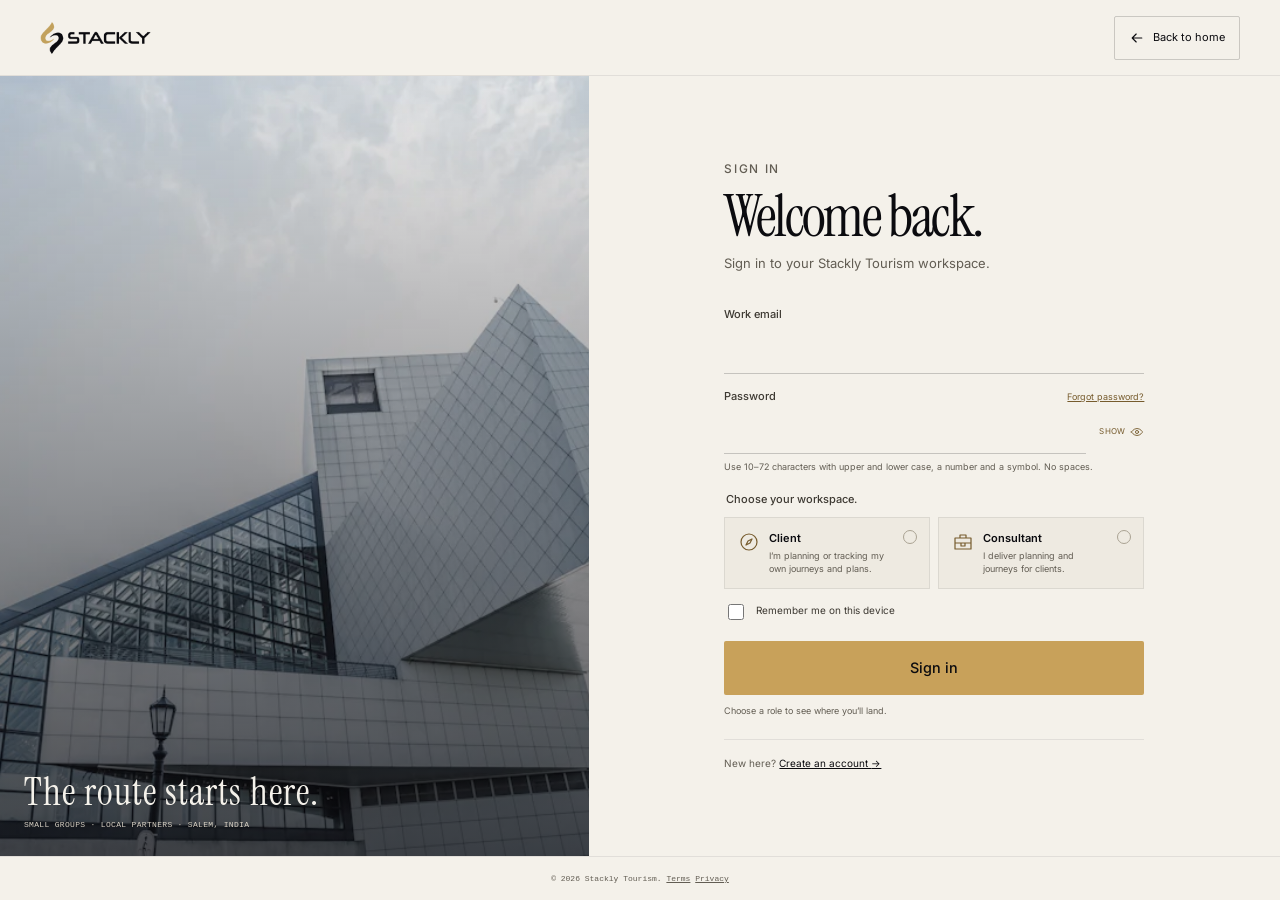
<file: login.html>
<!doctype html>
<html lang="en">
<head>
  <meta charset="utf-8">
  <meta name="viewport" content="width=device-width, initial-scale=1">
  <meta name="theme-color" content="#0B0B0F">
  <meta name="description" content="Sign in to your Stackly Tourism workspace.">
  <meta name="robots" content="noindex, follow">
  <link rel="icon" href="data:image/svg+xml,%3Csvg xmlns='http://www.w3.org/2000/svg' viewBox='0 0 32 32'%3E%3Crect width='32' height='32' fill='%230b0b0f'/%3E%3Ccircle cx='16' cy='16' r='10' fill='none' stroke='%23c8a15a'/%3E%3Cpath d='M16 4v24M4 16h24' stroke='%23c8a15a'/%3E%3C/svg%3E">
  <link rel="preconnect" href="https://fonts.googleapis.com">
  <link rel="preconnect" href="https://fonts.gstatic.com" crossorigin>
  <link href="https://fonts.googleapis.com/css2?family=Instrument+Serif&family=Inter:wght@400;500;600&display=swap" rel="stylesheet">
  <link rel="stylesheet" href="css/style.css">
  <link rel="stylesheet" href="css/auth.css">
  <title>Sign in — Stackly Tourism</title>
</head>
<body class="page page--auth" data-page="login">
  <div id="top"></div>
  <a class="skip-link" href="#main">Skip to content</a>

  <!-- AUTH SHELL: TOP -->
  <header class="auth-shell__top">
    <a class="auth-back" href="index.html" aria-label="Back to home">
      <svg viewBox="0 0 20 20" aria-hidden="true"><path d="M16 10H4m5-5-5 5 5 5"/></svg>
      <span>Back to home</span>
    </a>
    <a class="auth-brand" href="index.html" aria-label="Stackly Tourism home"><img class="auth-brand-logo" src="assets/logo/logo-stackly-dark.webp" alt="Stackly Tourism" width="111" height="32"></a>
  </header>
  <!-- AUTH SHELL: TOP END -->

  <main class="auth-main" id="main">
    <div class="auth-layout">
      <aside class="auth-visual" aria-hidden="true">
        <img src="assets/img/login/1487958449943-2429e8be8625.webp" alt="" width="1000" height="667" fetchpriority="high" decoding="async" data-fallback="assets/img/auth-fallback.svg">
        <div class="auth-visual__overlay">
          <p class="auth-visual__line">The route starts here.</p>
          <p class="auth-visual__trust">Small groups · Local partners · Salem, India</p>
        </div>
      </aside>

      <section class="auth-panel" aria-labelledby="login-title">
        <div class="auth-panel__inner">
          <div class="auth-mobile-brand">Stackly Tourism / Field planning</div>

          <div data-form-content>
            <p class="eyebrow">Sign in</p>
            <h1 class="auth-title" id="login-title">Welcome back.</h1>
            <p class="auth-deck">Sign in to your Stackly Tourism workspace.</p>

            <div class="auth-alert" role="alert" aria-live="assertive" data-auth-alert hidden></div>
            <div class="auth-success-banner" role="status" aria-live="polite" data-auth-success hidden></div>

            <form class="auth-form" data-auth-form novalidate>
              <div class="auth-summary" role="alert" tabindex="-1" hidden data-error-summary>
                <p>Check the highlighted fields.</p>
                <ul data-error-list></ul>
              </div>

              <div class="auth-field">
                <label for="login-email">Work email</label>
                <div class="auth-field__control">
                  <input id="login-email" name="email" type="email" autocomplete="username" required aria-describedby="login-email-error" data-auth-field="email">
                  <span class="auth-field__line" aria-hidden="true"><span></span></span>
                </div>
                <p class="auth-field__error" id="login-email-error" hidden><span aria-hidden="true">!</span> <span data-error-text></span></p>
              </div>

              <div class="auth-field">
                <div class="auth-field__label-row">
                  <label for="login-password">Password</label>
                  <a class="auth-forgot" href="contact.html">Forgot password?</a>
                </div>
                <div class="auth-field__control auth-field__control--password">
                  <input id="login-password" name="password" type="password" autocomplete="current-password" required minlength="10" maxlength="72" aria-describedby="login-password-help login-password-error login-caps" data-auth-field="password">
                  <button class="auth-password-toggle" type="button" data-password-toggle aria-pressed="false"><span data-toggle-label>Show</span><svg viewBox="0 0 20 20" aria-hidden="true"><path d="M2 10s3-5 8-5 8 5 8 5-3 5-8 5-8-5-8-5z"/><circle cx="10" cy="10" r="2.2"/></svg></button>
                  <span class="auth-field__line" aria-hidden="true"><span></span></span>
                </div>
                <p class="auth-help" id="login-password-help">Use 10–72 characters with upper and lower case, a number and a symbol. No spaces.</p>
                <p class="auth-caps" id="login-caps" hidden>Caps Lock is on.</p>
                <p class="auth-field__error" id="login-password-error" hidden><span aria-hidden="true">!</span> <span data-error-text></span></p>
              </div>

              <fieldset class="auth-roles" aria-describedby="login-role-prompt login-role-error">
                <legend class="auth-roles__legend" id="login-role-prompt">Choose your workspace.</legend>
                <div class="auth-roles__grid">
                  <label class="role-card" for="login-role-client">
                    <input class="role-card__input" id="login-role-client" name="role" type="radio" value="client" required aria-describedby="login-role-client-desc" data-role-input>
                    <span class="role-card__inner">
                      <span class="role-card__icon" aria-hidden="true"><svg viewBox="0 0 24 24"><circle cx="12" cy="12" r="8"/><path d="m15 9-2 4-4 2 2-4z"/></svg></span>
                      <span class="role-card__copy"><span class="role-card__name" data-role-label>Client</span><span class="role-card__desc" id="login-role-client-desc" data-role-description>I’m planning or tracking my own journeys and plans.</span></span>
                      <span class="role-card__check" aria-hidden="true"></span>
                    </span>
                  </label>
                  <label class="role-card" for="login-role-consultant">
                    <input class="role-card__input" id="login-role-consultant" name="role" type="radio" value="consultant" required aria-describedby="login-role-consultant-desc" data-role-input>
                    <span class="role-card__inner">
                      <span class="role-card__icon" aria-hidden="true"><svg viewBox="0 0 24 24"><path d="M4 8h16v11H4zM9 8V5h6v3M4 13h16M10 13v3h4v-3"/></svg></span>
                      <span class="role-card__copy"><span class="role-card__name" data-role-label>Consultant</span><span class="role-card__desc" id="login-role-consultant-desc" data-role-description>I deliver planning and journeys for clients.</span></span>
                      <span class="role-card__check" aria-hidden="true"></span>
                    </span>
                  </label>
                </div>
                <p class="auth-field__error auth-role-error" id="login-role-error" hidden><span aria-hidden="true">!</span> <span data-error-text></span></p>
              </fieldset>

              <label class="auth-check" for="login-remember">
                <input id="login-remember" name="remember" type="checkbox">
                <span>Remember me on this device</span>
              </label>

              <button class="btn btn--primary auth-submit" type="submit" data-submit>
                <span data-submit-label>Sign in</span>
                <span class="auth-spinner" aria-hidden="true"></span>
              </button>
              <p class="auth-role-helper" data-role-helper>Choose a role to see where you’ll land.</p>
            </form>

            <p class="auth-switch">New here? <a href="signup.html" data-cross-link>Create an account <span aria-hidden="true">→</span></a></p>
          </div>
        </div>
      </section>
    </div>
  </main>

  <!-- AUTH SHELL: LEGAL -->
  <footer class="auth-shell__legal">
    <p>© <span data-current-year>2026</span> Stackly Tourism. <a href="404.html">Terms</a> <a href="404.html">Privacy</a></p>
  </footer>
  <!-- AUTH SHELL: LEGAL END -->

  <script src="js/main.js" defer></script>
  <script src="js/session.js" defer></script>
  <script src="js/auth.js" defer></script>
</body>
</html>
</file>
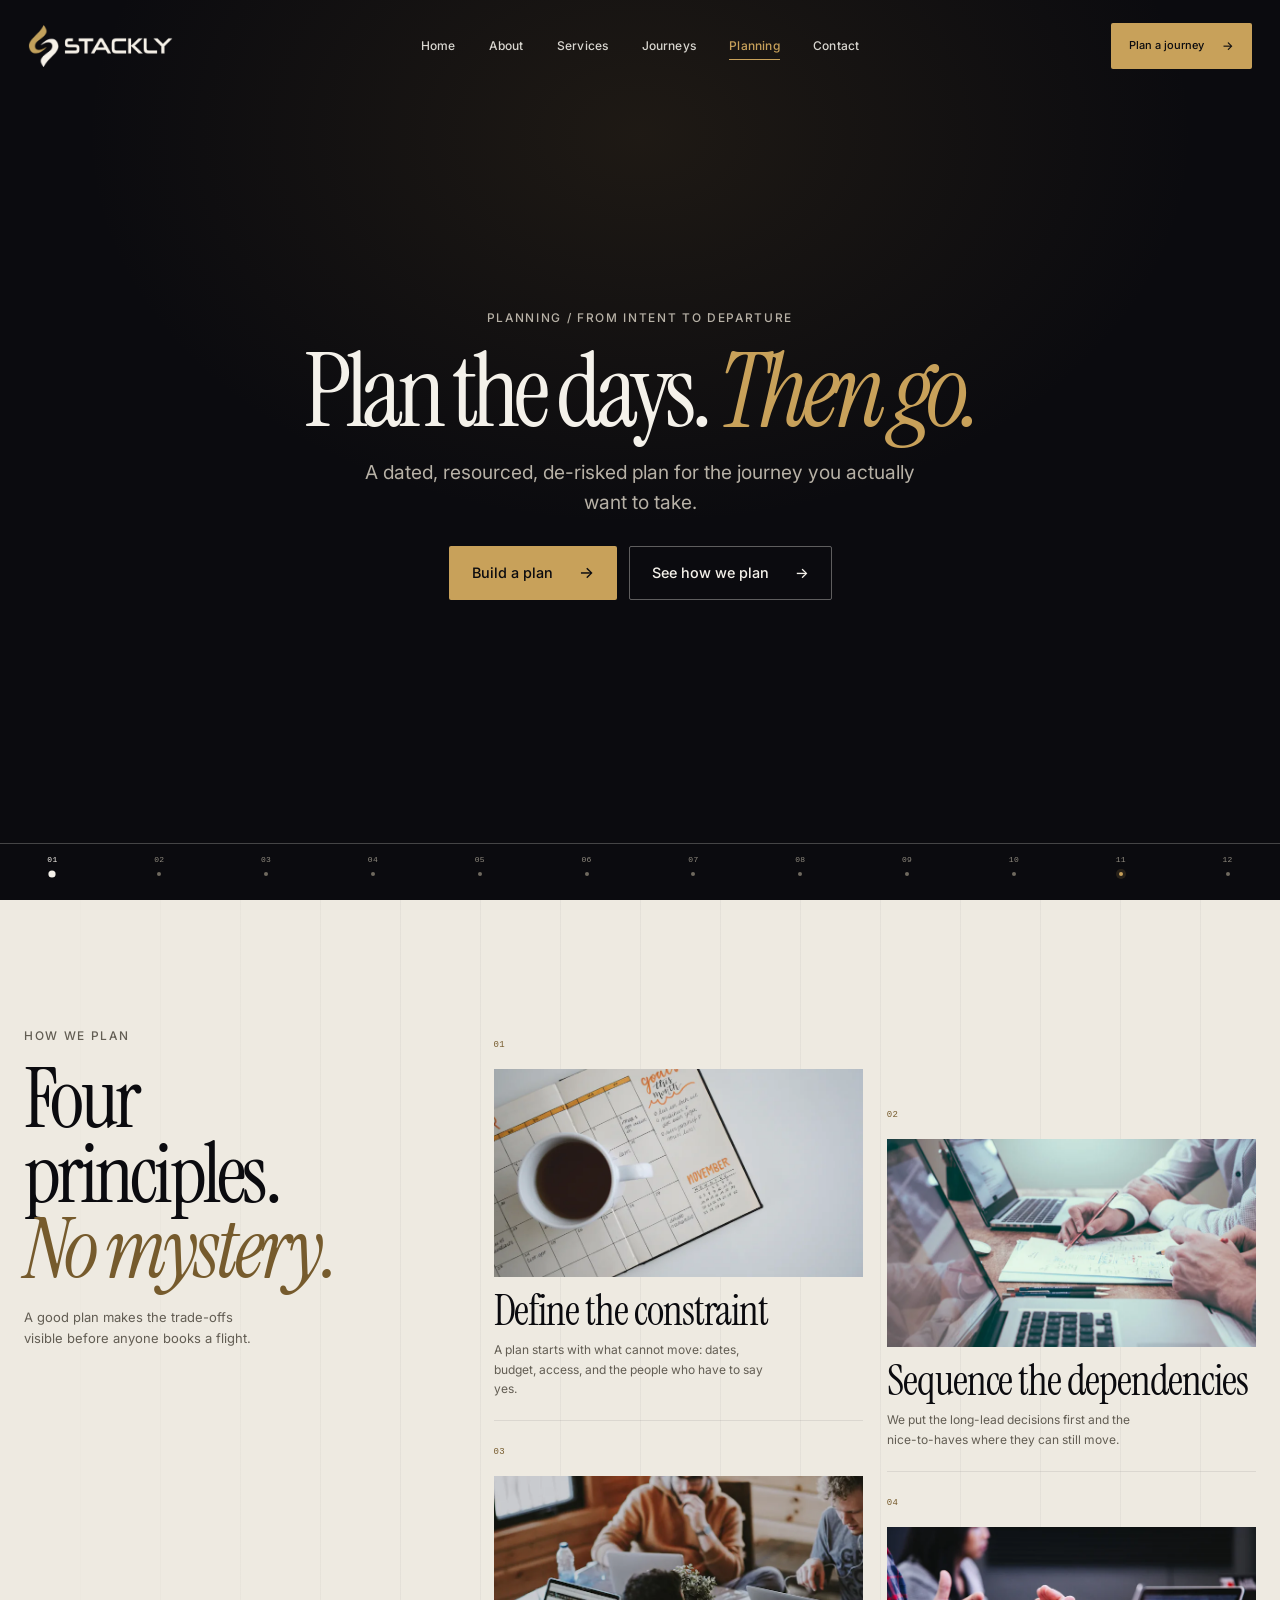
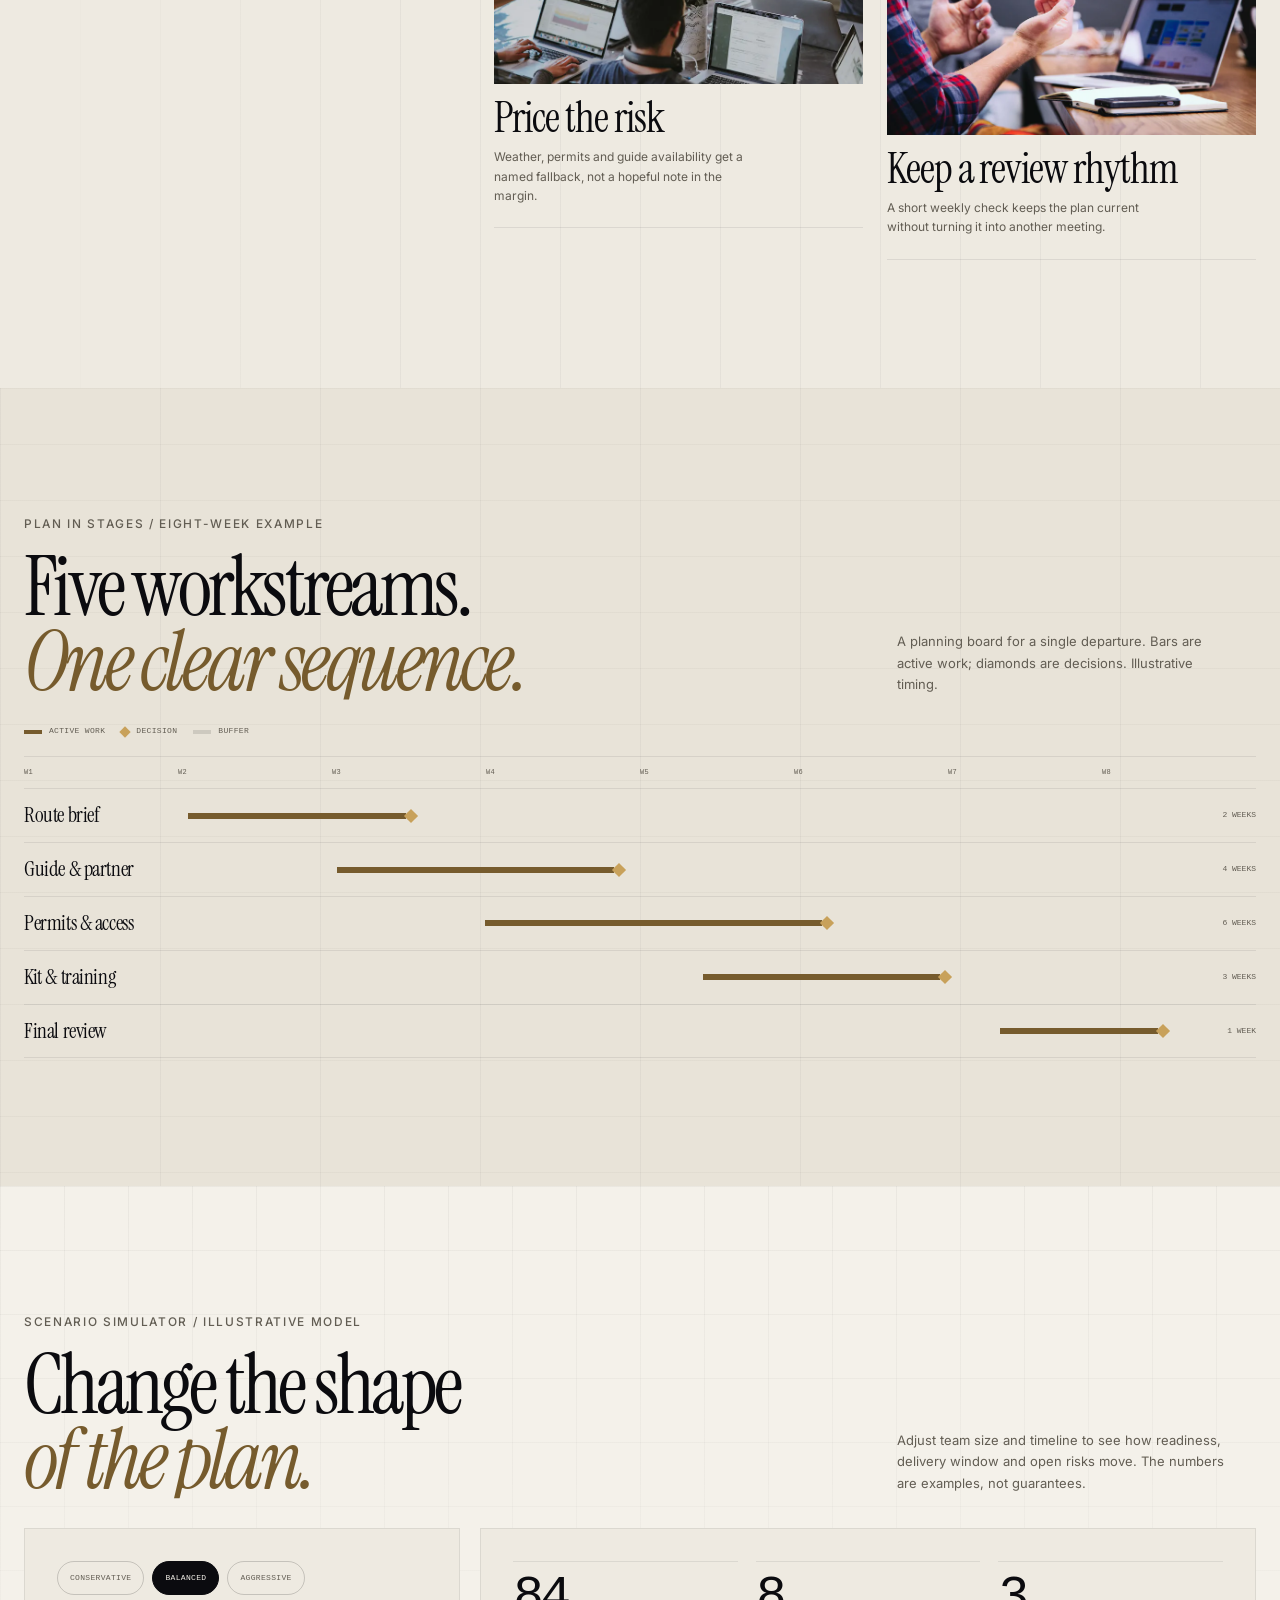
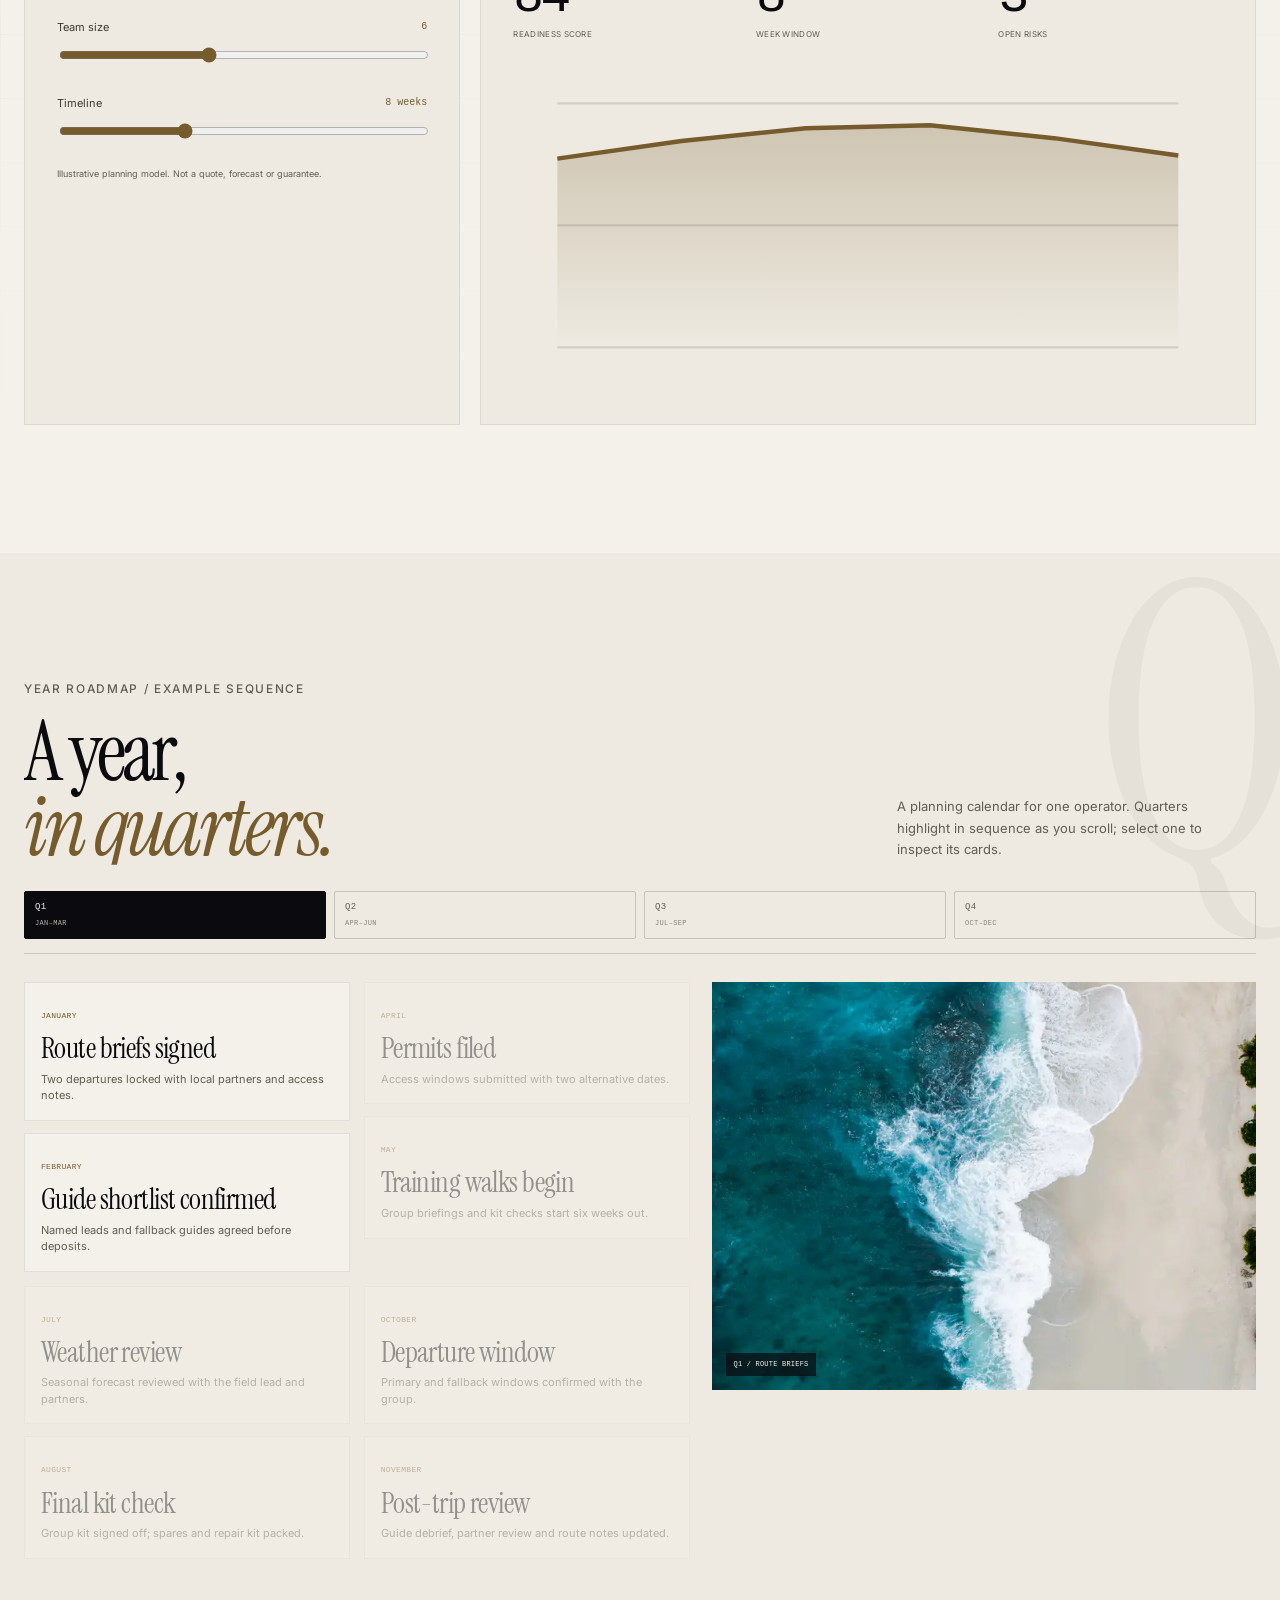
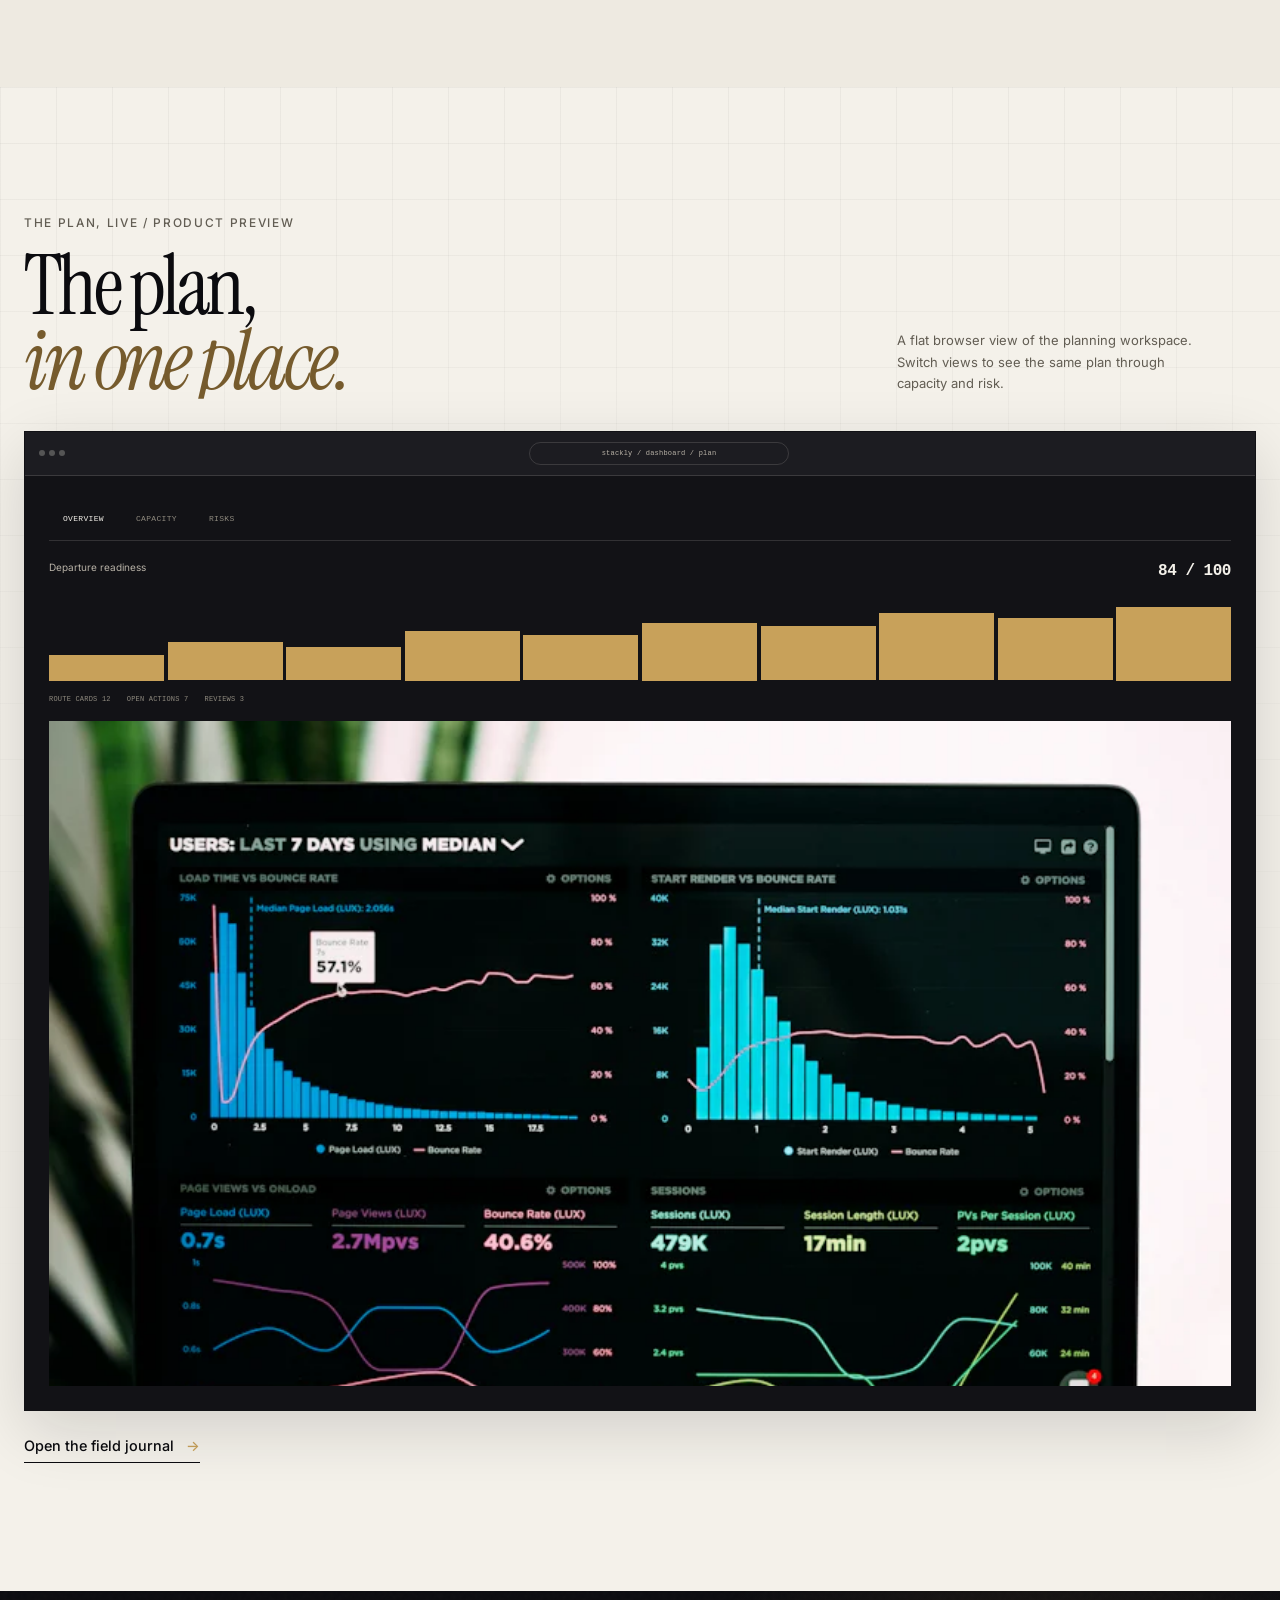
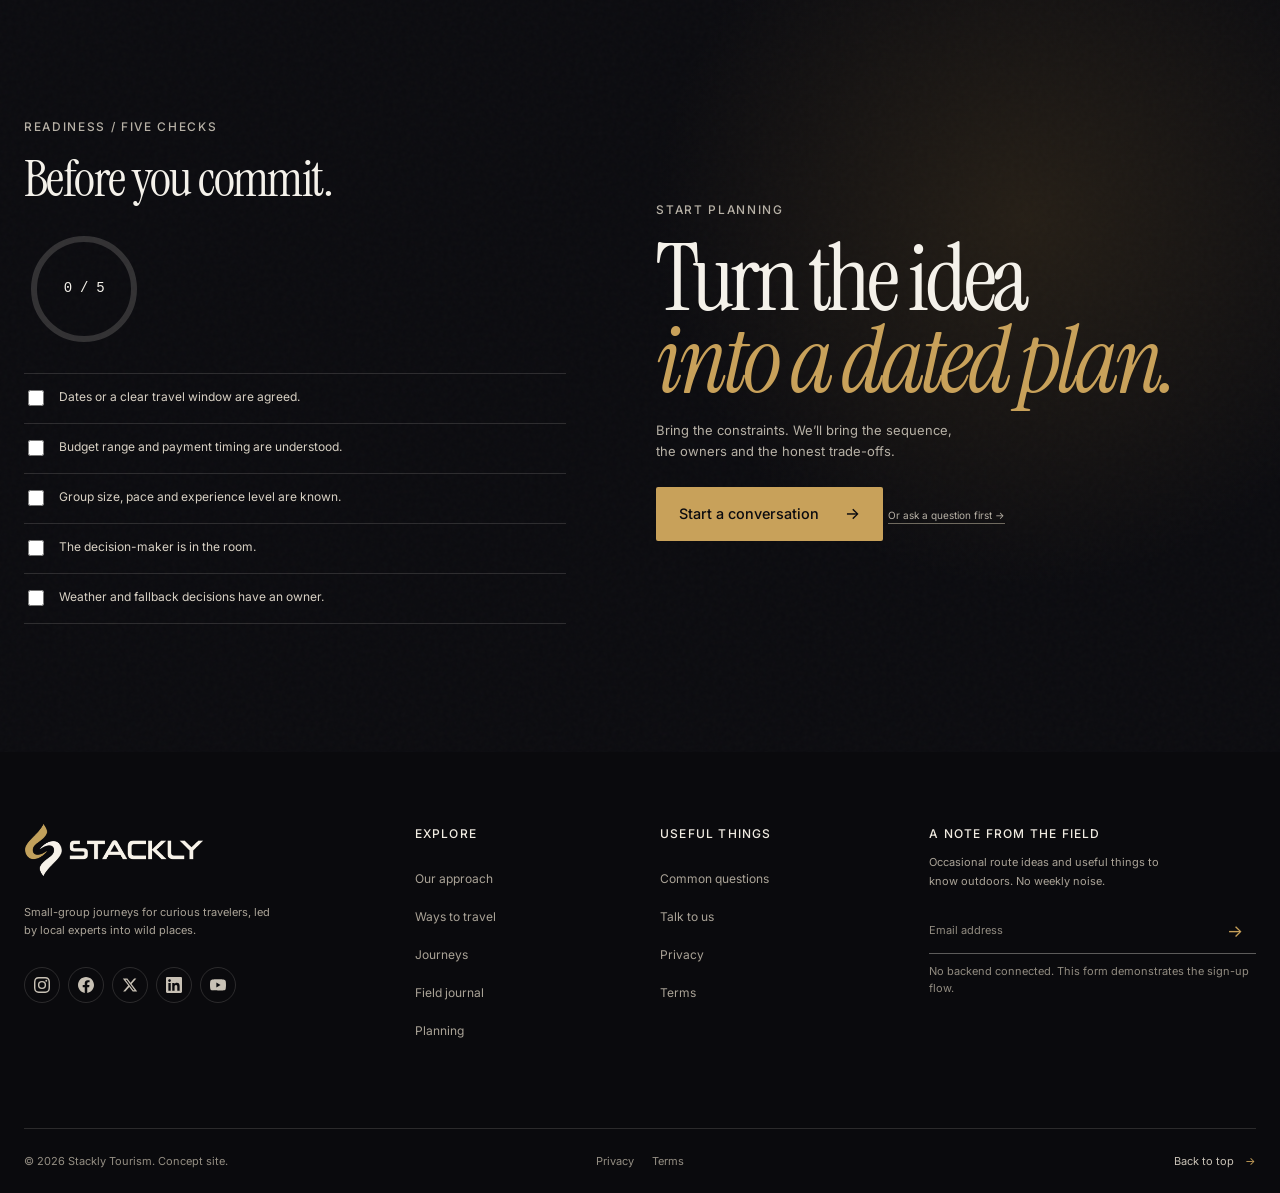
<file: planning.html>
<!doctype html>
<html lang="en">
<head>
  <meta charset="utf-8">
  <meta name="viewport" content="width=device-width, initial-scale=1">
  <meta name="theme-color" content="#0B0B0F">
  <meta name="description" content="How Stackly turns intent into a dated, resourced, de-risked journey plan: principles, staged execution, scenario modelling, a yearly roadmap and a live plan.">
  <meta name="robots" content="index, follow">
  <link rel="canonical" href="https://stacklytourism.example/pricing">
  <link rel="preconnect" href="https://fonts.googleapis.com">
  <link rel="preconnect" href="https://fonts.gstatic.com" crossorigin>
  <link href="https://fonts.googleapis.com/css2?family=Instrument+Serif&family=Inter:wght@400;500;600&display=swap" rel="stylesheet">
  <link rel="stylesheet" href="css/style.css">
  <link rel="stylesheet" href="css/planning.css">

  <meta property="og:type" content="website">
  <meta property="og:site_name" content="Stackly Tourism">
  <meta property="og:title" content="Planning — Stackly Tourism">
  <meta property="og:description" content="A dated, resourced, de-risked plan for the journey you actually want to take.">
  <meta property="og:url" content="https://stacklytourism.example/pricing">
  <meta property="og:image" content="assets/img/planning/1473116763249-2faaef81ccda.webp">
  <meta name="twitter:card" content="summary_large_image">
  <meta name="twitter:title" content="Planning — Stackly Tourism">
  <meta name="twitter:description" content="A dated, resourced, de-risked plan for the journey you actually want to take.">
  <meta name="twitter:image" content="assets/img/planning/1473116763249-2faaef81ccda.webp">
  <title>Planning — Stackly Tourism</title>

  <script type="application/ld+json">
    {
      "@context": "https://schema.org",
      "@graph": [
        {
          "@type": "Organization",
          "@id": "https://stacklytourism.example/#organization",
          "name": "Stackly Tourism",
          "url": "https://stacklytourism.example/",
          "description": "Small-group journeys for curious travelers, led by local experts into wild places."
        },
        {
          "@type": "SoftwareApplication",
          "@id": "https://stacklytourism.example/pricing#planning-studio",
          "name": "Stackly Planning Studio",
          "applicationCategory": "BusinessApplication",
          "operatingSystem": "Web",
          "description": "A planning workspace for route design, staged execution, capacity and risk review.",
          "provider": { "@id": "https://stacklytourism.example/#organization" },
          "isAccessibleForFree": true,
          "featureList": [
            "Staged route planning",
            "Scenario modelling",
            "Capacity review",
            "Risk review",
            "Readiness checklist"
          ]
        }
      ]
    }
  </script>
</head>
<body class="page page--planning">
  <div id="top"></div>
  <a class="skip-link" href="#main">Skip to content</a>

  <!-- SHARED:NAV START -->
  <header class="site-header" id="site-header">
    <div class="nav" id="primary-navigation">
      <div class="nav__bar">
        <a class="nav__brand" href="index.html" aria-label="Stackly Tourism home"><img class="nav__brand-logo" src="assets/logo/logo-stackly.webp" alt="Stackly Tourism" width="145" height="42"></a>

        <button class="nav__toggle" type="button" aria-label="Open navigation" aria-controls="nav-panel" aria-expanded="false">
          <span class="nav__toggle-line"></span>
          <span class="nav__toggle-line"></span>
        </button>

        <div class="nav__panel" id="nav-panel">
          <nav class="nav__primary" aria-label="Primary navigation">
            <ul class="nav__list">
              <li class="nav__item"><a class="nav__link" href="index.html">Home</a></li>
              <li class="nav__item"><a class="nav__link" href="about.html">About</a></li>
              <li class="nav__item"><a class="nav__link" href="services.html">Services</a></li>
              <li class="nav__item"><a class="nav__link" href="journeys.html">Journeys</a></li>
              <li class="nav__item"><a class="nav__link" href="planning.html" aria-current="page">Planning</a></li>
              <li class="nav__item"><a class="nav__link" href="contact.html">Contact</a></li>
            </ul>
          </nav>
          <a class="btn btn--primary nav__cta" href="login.html">Plan a journey <span aria-hidden="true">→</span></a>
        </div>
      </div>
    </div>
  </header>
  <!-- SHARED:NAV END -->

  <main id="main">
    <section class="planning-hero" aria-labelledby="planning-hero-title">
      <div class="planning-hero__curtain" aria-hidden="true">
        <div class="planning-hero__half planning-hero__half--left">
          <img src="assets/img/planning/1473116763249-2faaef81ccda.webp" alt="A sunset over a calm beach and ocean" width="1200" height="700" fetchpriority="high" decoding="async" data-fallback="assets/img/planning-fallback.svg">
        </div>
        <div class="planning-hero__half planning-hero__half--right">
          <img src="assets/img/planning/1473116763249-2faaef81ccda.webp" alt="" width="1200" height="700" decoding="async" data-fallback="assets/img/planning-fallback.svg">
        </div>
      </div>

      <div class="container planning-hero__content">
        <p class="eyebrow">Planning / From intent to departure</p>
        <h1 class="planning-hero__title" id="planning-hero-title">Plan the days. <em>Then go.</em></h1>
        <p class="planning-hero__deck">A dated, resourced, de-risked plan for the journey you actually want to take.</p>
        <div class="planning-hero__actions">
          <a class="btn btn--primary" href="contact.html">Build a plan <span aria-hidden="true">→</span></a>
          <a class="btn planning-hero__ghost" href="#principles">See how we plan <span aria-hidden="true">→</span></a>
        </div>
      </div>

      <div class="planning-hero__ticker" aria-hidden="true">
        <div class="planning-hero__ticker-rule"><span data-ticker-progress></span></div>
        <ol class="planning-hero__months">
          <li data-month="1"><span>01</span><i></i></li>
          <li data-month="2"><span>02</span><i></i></li>
          <li data-month="3"><span>03</span><i></i></li>
          <li data-month="4"><span>04</span><i></i></li>
          <li data-month="5"><span>05</span><i></i></li>
          <li data-month="6"><span>06</span><i></i></li>
          <li data-month="7"><span>07</span><i></i></li>
          <li data-month="8"><span>08</span><i></i></li>
          <li data-month="9"><span>09</span><i></i></li>
          <li data-month="10"><span>10</span><i></i></li>
          <li class="is-current" data-month="11"><span>11</span><i></i></li>
          <li data-month="12"><span>12</span><i></i></li>
        </ol>
      </div>
    </section>

    <section class="planning-principles" id="principles" aria-labelledby="principles-title" data-principles>
      <div class="container planning-principles__layout">
        <aside class="planning-principles__label">
          <p class="eyebrow">How we plan</p>
          <h2 class="planning-principles__title" id="principles-title">Four principles.<br><em>No mystery.</em></h2>
          <p>A good plan makes the trade-offs visible before anyone books a flight.</p>
        </aside>

        <div class="planning-principles__columns">
          <div class="planning-principles__column">
            <article class="principle-card" data-principle>
              <span class="principle-card__index">01</span>
              <figure class="principle-card__media">
                <img src="assets/img/planning/1506784983877-45594efa4cbe.webp" alt="A monthly planner and a cup of coffee on a desk" width="600" height="400" loading="lazy" decoding="async" data-fallback="assets/img/planning-fallback.svg">
                <figcaption>Start with the fixed points.</figcaption>
              </figure>
              <h3>Define the constraint</h3>
              <p>A plan starts with what cannot move: dates, budget, access, and the people who have to say yes.</p>
            </article>
            <article class="principle-card" data-principle>
              <span class="principle-card__index">03</span>
              <figure class="principle-card__media">
                <img src="assets/img/planning/1521737711867-e3b97375f902.webp" alt="A small team working around a table in a timber room" width="600" height="400" loading="lazy" decoding="async" data-fallback="assets/img/planning-fallback.svg">
                <figcaption>Name the owner, not the intention.</figcaption>
              </figure>
              <h3>Price the risk</h3>
              <p>Weather, permits and guide availability get a named fallback, not a hopeful note in the margin.</p>
            </article>
          </div>

          <div class="planning-principles__column planning-principles__column--offset">
            <article class="principle-card" data-principle>
              <span class="principle-card__index">02</span>
              <figure class="principle-card__media">
                <img src="assets/img/planning/1454165804606-c3d57bc86b40.webp" alt="Two people planning at a table with laptops and notes" width="600" height="400" loading="lazy" decoding="async" data-fallback="assets/img/planning-fallback.svg">
                <figcaption>Long-lead decisions come first.</figcaption>
              </figure>
              <h3>Sequence the dependencies</h3>
              <p>We put the long-lead decisions first and the nice-to-haves where they can still move.</p>
            </article>
            <article class="principle-card" data-principle>
              <span class="principle-card__index">04</span>
              <figure class="principle-card__media">
                <img src="assets/img/planning/1517245386807-bb43f82c33c4.webp" alt="A person presenting a plan beside a laptop in a meeting" width="600" height="400" loading="lazy" decoding="async" data-fallback="assets/img/planning-fallback.svg">
                <figcaption>A short review keeps the plan alive.</figcaption>
              </figure>
              <h3>Keep a review rhythm</h3>
              <p>A short weekly check keeps the plan current without turning it into another meeting.</p>
            </article>
          </div>
        </div>
      </div>
    </section>

    <section class="stages" id="stages" aria-labelledby="stages-title" data-stages>
      <div class="container">
        <header class="stages__header">
          <div>
            <p class="eyebrow" data-reveal="fade-up">Plan in stages / Eight-week example</p>
            <h2 class="stages__title" id="stages-title" data-reveal="fade-up">Five workstreams.<br><em>One clear sequence.</em></h2>
          </div>
          <p class="stages__intro" data-reveal="fade-up">A planning board for a single departure. Bars are active work; diamonds are decisions. Illustrative timing.</p>
        </header>

        <div class="stages__legend" aria-hidden="true">
          <span><i class="stages__legend-bar"></i> Active work</span>
          <span><i class="stages__legend-diamond"></i> Decision</span>
          <span><i class="stages__legend-buffer"></i> Buffer</span>
        </div>

        <div class="stages__board" data-stages-board>
          <div class="stages__axis" aria-hidden="true">
            <span>W1</span><span>W2</span><span>W3</span><span>W4</span><span>W5</span><span>W6</span><span>W7</span><span>W8</span>
          </div>
          <div class="stages__rows">
            <article class="stage-row" data-stage-row>
              <button class="stage-row__button" type="button" aria-expanded="false" aria-controls="stage-detail-1">
                <span class="stage-row__name">Route brief</span>
                <span class="stage-row__track"><span class="stage-row__bar"></span><span class="stage-row__milestone"></span></span>
                <span class="stage-row__meta">2 weeks</span>
              </button>
              <div class="stage-row__popover" id="stage-detail-1">
                <p><strong>Owner</strong> Route lead</p>
                <p><strong>Duration</strong> Weeks 1–2</p>
                <ul><li>Constraint map</li><li>Access check</li></ul>
              </div>
            </article>
            <article class="stage-row" data-stage-row>
              <button class="stage-row__button" type="button" aria-expanded="false" aria-controls="stage-detail-2">
                <span class="stage-row__name">Guide &amp; partner</span>
                <span class="stage-row__track"><span class="stage-row__bar"></span><span class="stage-row__milestone"></span></span>
                <span class="stage-row__meta">4 weeks</span>
              </button>
              <div class="stage-row__popover" id="stage-detail-2">
                <p><strong>Owner</strong> Local partnerships</p>
                <p><strong>Duration</strong> Weeks 2–5</p>
                <ul><li>Partner shortlist</li><li>Role agreement</li></ul>
              </div>
            </article>
            <article class="stage-row" data-stage-row>
              <button class="stage-row__button" type="button" aria-expanded="false" aria-controls="stage-detail-3">
                <span class="stage-row__name">Permits &amp; access</span>
                <span class="stage-row__track"><span class="stage-row__bar"></span><span class="stage-row__milestone"></span></span>
                <span class="stage-row__meta">6 weeks</span>
              </button>
              <div class="stage-row__popover" id="stage-detail-3">
                <p><strong>Owner</strong> Operations</p>
                <p><strong>Duration</strong> Weeks 3–8</p>
                <ul><li>Permit calendar</li><li>Fallback routes</li></ul>
              </div>
            </article>
            <article class="stage-row" data-stage-row>
              <button class="stage-row__button" type="button" aria-expanded="false" aria-controls="stage-detail-4">
                <span class="stage-row__name">Kit &amp; training</span>
                <span class="stage-row__track"><span class="stage-row__bar"></span><span class="stage-row__milestone"></span></span>
                <span class="stage-row__meta">3 weeks</span>
              </button>
              <div class="stage-row__popover" id="stage-detail-4">
                <p><strong>Owner</strong> Field lead</p>
                <p><strong>Duration</strong> Weeks 5–7</p>
                <ul><li>Kit list</li><li>Training walks</li></ul>
              </div>
            </article>
            <article class="stage-row" data-stage-row>
              <button class="stage-row__button" type="button" aria-expanded="false" aria-controls="stage-detail-5">
                <span class="stage-row__name">Final review</span>
                <span class="stage-row__track"><span class="stage-row__bar"></span><span class="stage-row__milestone"></span></span>
                <span class="stage-row__meta">1 week</span>
              </button>
              <div class="stage-row__popover" id="stage-detail-5">
                <p><strong>Owner</strong> Whole team</p>
                <p><strong>Duration</strong> Week 8</p>
                <ul><li>Go/no-go review</li><li>Weather call</li></ul>
              </div>
            </article>
          </div>
        </div>
      </div>
    </section>

    <section class="simulator" id="simulator" aria-labelledby="simulator-title" data-simulator>
      <div class="container">
        <header class="simulator__header">
          <div>
            <p class="eyebrow" data-reveal="fade-up">Scenario simulator / Illustrative model</p>
            <h2 class="simulator__title" id="simulator-title" data-reveal="fade-up">Change the shape<br><em>of the plan.</em></h2>
          </div>
          <p class="simulator__intro" data-reveal="fade-up">Adjust team size and timeline to see how readiness, delivery window and open risks move. The numbers are examples, not guarantees.</p>
        </header>

        <div class="simulator__layout">
          <div class="simulator__controls">
            <div class="simulator__presets" role="group" aria-label="Scenario presets">
              <button class="simulator__preset" type="button" data-preset="conservative" aria-pressed="false">Conservative</button>
              <button class="simulator__preset is-active" type="button" data-preset="balanced" aria-pressed="true">Balanced</button>
              <button class="simulator__preset" type="button" data-preset="aggressive" aria-pressed="false">Aggressive</button>
            </div>

            <div class="simulator__field">
              <label for="sim-team">Team size <output id="sim-team-value" for="sim-team">6</output></label>
              <input id="sim-team" type="range" min="2" max="12" step="1" value="6" data-sim-team>
            </div>
            <div class="simulator__field">
              <label for="sim-weeks">Timeline <output id="sim-weeks-value" for="sim-weeks">8 weeks</output></label>
              <input id="sim-weeks" type="range" min="4" max="16" step="1" value="8" data-sim-weeks>
            </div>
            <p class="simulator__note">Illustrative planning model. Not a quote, forecast or guarantee.</p>
          </div>

          <div class="simulator__output">
            <div class="simulator__stats">
              <article class="sim-stat">
                <span class="sim-stat__value" data-sim-output="readiness">84</span>
                <span class="sim-stat__label">readiness score</span>
              </article>
              <article class="sim-stat">
                <span class="sim-stat__value" data-sim-output="weeks">8</span>
                <span class="sim-stat__label">week window</span>
              </article>
              <article class="sim-stat">
                <span class="sim-stat__value" data-sim-output="risks">3</span>
                <span class="sim-stat__label">open risks</span>
              </article>
            </div>

            <div class="simulator__chart">
              <svg viewBox="0 0 320 150" preserveAspectRatio="none" aria-hidden="true">
                <defs>
                  <linearGradient id="sim-fill" x1="0" y1="0" x2="0" y2="1">
                    <stop stop-color="#765b2d" stop-opacity=".26"/>
                    <stop offset="1" stop-color="#765b2d" stop-opacity="0"/>
                  </linearGradient>
                </defs>
                <g class="sim-grid">
                  <line x1="20" y1="20" x2="300" y2="20"/>
                  <line x1="20" y1="75" x2="300" y2="75"/>
                  <line x1="20" y1="130" x2="300" y2="130"/>
                </g>
                <path class="sim-area" data-sim-area d="M20 44.9 L76 37.1 L132 31.2 L188 29.9 L244 35.7 L300 43.5 L300 130 L20 130 Z"/>
                <path class="sim-line" data-sim-line d="M20 44.9 L76 37.1 L132 31.2 L188 29.9 L244 35.7 L300 43.5"/>
              </svg>
            </div>
            <p class="sr-only" aria-live="polite" data-sim-summary>Balanced scenario: 6 people over 8 weeks. Readiness 84. 3 open risks.</p>
          </div>
        </div>
      </div>
    </section>

    <section class="roadmap" id="roadmap" aria-labelledby="roadmap-title" data-roadmap>
      <div class="container">
        <header class="roadmap__header">
          <div>
            <p class="eyebrow" data-reveal="fade-up">Year roadmap / Example sequence</p>
            <h2 class="roadmap__title" id="roadmap-title" data-reveal="fade-up">A year,<br><em>in quarters.</em></h2>
          </div>
          <p class="roadmap__intro" data-reveal="fade-up">A planning calendar for one operator. Quarters highlight in sequence as you scroll; select one to inspect its cards.</p>
        </header>

        <div class="roadmap__quarters" role="group" aria-label="Choose a quarter">
          <button class="roadmap__quarter is-active" type="button" data-quarter="0" aria-pressed="true">Q1 <span>Jan–Mar</span></button>
          <button class="roadmap__quarter" type="button" data-quarter="1" aria-pressed="false">Q2 <span>Apr–Jun</span></button>
          <button class="roadmap__quarter" type="button" data-quarter="2" aria-pressed="false">Q3 <span>Jul–Sep</span></button>
          <button class="roadmap__quarter" type="button" data-quarter="3" aria-pressed="false">Q4 <span>Oct–Dec</span></button>
        </div>
        <div class="roadmap__sweep" aria-hidden="true"><span data-roadmap-sweep></span></div>

        <div class="roadmap__layout">
          <div class="roadmap__grid">
            <div class="roadmap__column is-active" data-quarter-panel="0">
              <article class="roadmap-card"><span class="roadmap-card__date">January</span><h3>Route briefs signed</h3><p>Two departures locked with local partners and access notes.</p></article>
              <article class="roadmap-card"><span class="roadmap-card__date">February</span><h3>Guide shortlist confirmed</h3><p>Named leads and fallback guides agreed before deposits.</p></article>
            </div>
            <div class="roadmap__column" data-quarter-panel="1">
              <article class="roadmap-card"><span class="roadmap-card__date">April</span><h3>Permits filed</h3><p>Access windows submitted with two alternative dates.</p></article>
              <article class="roadmap-card"><span class="roadmap-card__date">May</span><h3>Training walks begin</h3><p>Group briefings and kit checks start six weeks out.</p></article>
            </div>
            <div class="roadmap__column" data-quarter-panel="2">
              <article class="roadmap-card"><span class="roadmap-card__date">July</span><h3>Weather review</h3><p>Seasonal forecast reviewed with the field lead and partners.</p></article>
              <article class="roadmap-card"><span class="roadmap-card__date">August</span><h3>Final kit check</h3><p>Group kit signed off; spares and repair kit packed.</p></article>
            </div>
            <div class="roadmap__column" data-quarter-panel="3">
              <article class="roadmap-card"><span class="roadmap-card__date">October</span><h3>Departure window</h3><p>Primary and fallback windows confirmed with the group.</p></article>
              <article class="roadmap-card"><span class="roadmap-card__date">November</span><h3>Post-trip review</h3><p>Guide debrief, partner review and route notes updated.</p></article>
            </div>
          </div>

          <figure class="roadmap__media" data-roadmap-media>
            <img class="roadmap__image is-active" data-roadmap-image="0" src="assets/img/planning/1505118380757-91f5f5632de0.webp" alt="An aerial view of a turquoise shoreline and pale beach" width="600" height="400" loading="lazy" decoding="async" data-fallback="assets/img/planning-fallback.svg">
            <img class="roadmap__image" data-roadmap-image="1" src="assets/img/planning/1519046904884-53103b34b206.webp" alt="A bright beach with palm trees and a small sailboat" width="600" height="400" loading="lazy" decoding="async" data-fallback="assets/img/planning-fallback.svg">
            <img class="roadmap__image" data-roadmap-image="2" src="assets/img/planning/1468581264429-2548ef9eb732.webp" alt="A calm blue sea fading into a pale horizon" width="600" height="400" loading="lazy" decoding="async" data-fallback="assets/img/planning-fallback.svg">
            <img class="roadmap__image" data-roadmap-image="3" src="assets/img/planning/1471922694854-ff1b63b20054.webp" alt="Birds flying over a beach at sunrise" width="600" height="400" loading="lazy" decoding="async" data-fallback="assets/img/planning-fallback.svg">
            <figcaption data-roadmap-caption>Q1 / Route briefs</figcaption>
          </figure>
        </div>
      </div>
    </section>

    <section class="live-plan" id="live-plan" aria-labelledby="live-title" data-live-plan>
      <div class="container">
        <header class="live-plan__header">
          <div>
            <p class="eyebrow" data-reveal="fade-up">The plan, live / Product preview</p>
            <h2 class="live-plan__title" id="live-title" data-reveal="fade-up">The plan,<br><em>in one place.</em></h2>
          </div>
          <p class="live-plan__intro" data-reveal="fade-up">A flat browser view of the planning workspace. Switch views to see the same plan through capacity and risk.</p>
        </header>

        <div class="live-plan__browser">
          <div class="live-plan__chrome">
            <span class="live-plan__dots" aria-hidden="true"><i></i><i></i><i></i></span>
            <span class="live-plan__url">stackly / dashboard / plan</span>
          </div>
          <div class="live-plan__body">
            <div class="live-plan__tabbar" role="tablist" aria-label="Plan views">
              <button class="live-plan__tab" id="tab-overview" type="button" role="tab" aria-selected="true" aria-controls="panel-overview" tabindex="0">Overview</button>
              <button class="live-plan__tab" id="tab-capacity" type="button" role="tab" aria-selected="false" aria-controls="panel-capacity" tabindex="-1">Capacity</button>
              <button class="live-plan__tab" id="tab-risks" type="button" role="tab" aria-selected="false" aria-controls="panel-risks" tabindex="-1">Risks</button>
              <span class="live-plan__underline" aria-hidden="true"><span data-tab-underline></span></span>
            </div>

            <div class="live-plan__panels">
              <div class="live-plan__panel is-active" id="panel-overview" role="tabpanel" aria-labelledby="tab-overview" tabindex="0">
                <div class="live-plan__summary"><span>Departure readiness</span><strong>84 / 100</strong></div>
                <div class="live-bars" aria-hidden="true">
                  <span></span><span></span><span></span><span></span><span></span><span></span><span></span><span></span><span></span><span></span>
                </div>
                <div class="live-plan__mini-stats"><span>Route cards 12</span><span>Open actions 7</span><span>Reviews 3</span></div>
                <figure class="live-plan__snapshot"><img src="assets/img/planning/1551288049-bebda4e38f71.webp" alt="A dark analytics dashboard showing usage charts and graphs" width="600" height="400" loading="lazy" decoding="async" data-fallback="assets/img/planning-fallback.svg"></figure>
              </div>

              <div class="live-plan__panel" id="panel-capacity" role="tabpanel" aria-labelledby="tab-capacity" tabindex="-1" aria-hidden="true">
                <div class="live-plan__summary"><span>Guide capacity</span><strong>72% committed</strong></div>
                <div class="live-bars live-bars--capacity" aria-hidden="true">
                  <span></span><span></span><span></span><span></span><span></span><span></span><span></span><span></span>
                </div>
                <div class="live-plan__mini-stats"><span>Lead guides 4</span><span>Fallback guides 2</span><span>Buffer days 3</span></div>
                <figure class="live-plan__snapshot"><img src="assets/img/planning/1460925895917-afdab827c52f.webp" alt="A laptop on a desk showing a planning dashboard with charts" width="600" height="400" loading="lazy" decoding="async" data-fallback="assets/img/planning-fallback.svg"></figure>
              </div>

              <div class="live-plan__panel" id="panel-risks" role="tabpanel" aria-labelledby="tab-risks" tabindex="-1" aria-hidden="true">
                <div class="live-plan__summary"><span>Open risks</span><strong>3 / 9</strong></div>
                <svg class="live-spark" viewBox="0 0 320 90" aria-hidden="true">
                  <path class="live-spark__path" pathLength="100" d="M12 68C54 62 58 44 92 48S136 66 168 52 208 20 240 28 284 42 308 18"/>
                </svg>
                <ul class="live-plan__risk-list"><li><span>Weather window</span><strong>Medium</strong></li><li><span>Permit confirmation</span><strong>Low</strong></li><li><span>Guide availability</span><strong>Medium</strong></li></ul>
                <figure class="live-plan__snapshot"><img src="assets/img/planning/1543286386-713bdd548da4.webp" alt="A hand-drawn line chart on a notebook with a ruler and pens" width="600" height="400" loading="lazy" decoding="async" data-fallback="assets/img/planning-fallback.svg"></figure>
              </div>
            </div>
          </div>
        </div>
        <a class="text-link live-plan__link" href="client-dashboard.html">Open the field journal <span aria-hidden="true">→</span></a>
      </div>
    </section>

    <section class="readiness" id="readiness" aria-labelledby="readiness-title" data-readiness>
      <div class="readiness__grain" aria-hidden="true"></div>
      <div class="readiness__glow" aria-hidden="true"></div>
      <div class="container readiness__layout">
        <div class="readiness__checklist">
          <p class="eyebrow">Readiness / Five checks</p>
          <h3>Before you commit.</h3>
          <div class="readiness__ring-wrap">
            <svg class="readiness__ring" viewBox="0 0 120 120" aria-hidden="true">
              <circle class="readiness__ring-track" cx="60" cy="60" r="50"/>
              <circle class="readiness__ring-fill" data-readiness-ring cx="60" cy="60" r="50" pathLength="100"/>
            </svg>
            <span class="readiness__count" data-readiness-count>0 / 5</span>
          </div>
          <ul class="readiness__items">
            <li><label><input type="checkbox" data-readiness-item><span>Dates or a clear travel window are agreed.</span></label></li>
            <li><label><input type="checkbox" data-readiness-item><span>Budget range and payment timing are understood.</span></label></li>
            <li><label><input type="checkbox" data-readiness-item><span>Group size, pace and experience level are known.</span></label></li>
            <li><label><input type="checkbox" data-readiness-item><span>The decision-maker is in the room.</span></label></li>
            <li><label><input type="checkbox" data-readiness-item><span>Weather and fallback decisions have an owner.</span></label></li>
          </ul>
          <p class="sr-only" aria-live="polite" data-readiness-live>0 of 5 planning checks complete.</p>
        </div>

        <div class="readiness__cta">
          <p class="eyebrow">Start planning</p>
          <h2 class="readiness__title" id="readiness-title">Turn the idea<br><em>into a dated plan.</em></h2>
          <p class="readiness__deck">Bring the constraints. We’ll bring the sequence, the owners and the honest trade-offs.</p>
          <a class="btn btn--primary readiness__button" href="contact.html" data-magnetic>Start a conversation <span aria-hidden="true">→</span></a>
          <a class="readiness__link" href="contact.html">Or ask a question first <span aria-hidden="true">→</span></a>
        </div>
      </div>
    </section>
  </main>

  <!-- SHARED:FOOTER START -->
  <footer class="site-footer section-dark" id="footer">
    <div class="container">
      <div class="footer__main">
        <div class="footer__brand-column">
          <a class="footer__brand" href="index.html" aria-label="Stackly Tourism home"><img class="footer__brand-logo" src="assets/logo/logo-stackly.webp" alt="Stackly Tourism" width="180" height="52"></a>
          <p>Small-group journeys for curious travelers, led by local experts into wild places.</p>
          <div class="footer__socials" aria-label="Social media">
            <a class="footer__social-link" href="https://www.instagram.com/" target="_blank" rel="noopener noreferrer" aria-label="Instagram" title="Instagram">
              <svg viewBox="0 0 24 24" aria-hidden="true" focusable="false"><path d="M12 2.163c3.204 0 3.584.012 4.85.07 3.252.148 4.771 1.691 4.919 4.919.058 1.265.069 1.645.069 4.849 0 3.205-.012 3.584-.069 4.849-.149 3.225-1.664 4.771-4.919 4.919-1.266.058-1.644.07-4.85.07-3.204 0-3.584-.012-4.849-.07-3.26-.149-4.771-1.699-4.919-4.92-.058-1.265-.07-1.644-.07-4.849 0-3.204.013-3.583.07-4.849.149-3.227 1.664-4.771 4.919-4.919 1.266-.057 1.645-.069 4.849-.069zM12 0C8.741 0 8.333.014 7.053.072 2.695.272.273 2.69.073 7.052.014 8.333 0 8.741 0 12c0 3.259.014 3.668.072 4.948.2 4.358 2.618 6.78 6.98 6.98C8.333 23.986 8.741 24 12 24c3.259 0 3.668-.014 4.948-.072 4.354-.2 6.782-2.618 6.979-6.98.059-1.28.073-1.689.073-4.948 0-3.259-.014-3.667-.072-4.947-.196-4.354-2.617-6.78-6.979-6.98C15.668.014 15.259 0 12 0zm0 5.838a6.162 6.162 0 100 12.324 6.162 6.162 0 000-12.324zM12 16a4 4 0 110-8 4 4 0 010 8zm6.406-11.845a1.44 1.44 0 100 2.881 1.44 1.44 0 000-2.881z"/></svg>
            </a>
            <a class="footer__social-link" href="https://www.facebook.com/" target="_blank" rel="noopener noreferrer" aria-label="Facebook" title="Facebook">
              <svg viewBox="0 0 24 24" aria-hidden="true" focusable="false"><path d="M24 12.073c0-6.627-5.373-12-12-12s-12 5.373-12 12c0 5.99 4.388 10.954 10.125 11.854v-8.385H7.078v-3.47h3.047V9.43c0-3.007 1.792-4.669 4.533-4.669 1.312 0 2.686.235 2.686.235v2.953H15.83c-1.491 0-1.956.925-1.956 1.874v2.25h3.328l-.532 3.47h-2.796v8.385C19.612 23.027 24 18.062 24 12.073z"/></svg>
            </a>
            <a class="footer__social-link" href="https://x.com/" target="_blank" rel="noopener noreferrer" aria-label="X (Twitter)" title="X (Twitter)">
              <svg viewBox="0 0 24 24" aria-hidden="true" focusable="false"><path d="M18.244 2.25h3.308l-7.227 8.26 8.502 11.24H16.17l-5.214-6.817L4.99 21.75H1.68l7.73-8.835L1.254 2.25H8.08l4.713 6.231zm-1.161 17.52h1.833L7.084 4.126H5.117z"/></svg>
            </a>
            <a class="footer__social-link" href="https://www.linkedin.com/" target="_blank" rel="noopener noreferrer" aria-label="LinkedIn" title="LinkedIn">
              <svg viewBox="0 0 24 24" aria-hidden="true" focusable="false"><path d="M20.447 20.452h-3.554v-5.569c0-1.328-.027-3.037-1.852-3.037-1.853 0-2.136 1.445-2.136 2.939v5.667H9.351V9h3.414v1.561h.046c.477-.9 1.637-1.85 3.37-1.85 3.601 0 4.267 2.37 4.267 5.455v6.286zM5.337 7.433c-1.144 0-2.063-.926-2.063-2.065 0-1.138.92-2.063 2.063-2.063 1.14 0 2.064.925 2.064 2.063 0 1.139-.925 2.065-2.064 2.065zm1.782 13.019H3.555V9h3.564v11.452zM22.225 0H1.771C.792 0 0 .774 0 1.729v20.542C0 23.227.792 24 1.771 24h20.451C23.2 24 24 23.227 24 22.271V1.729C24 .774 23.2 0 22.222 0h.003z"/></svg>
            </a>
            <a class="footer__social-link" href="https://www.youtube.com/" target="_blank" rel="noopener noreferrer" aria-label="YouTube" title="YouTube">
              <svg viewBox="0 0 24 24" aria-hidden="true" focusable="false"><path d="M23.498 6.186a3.016 3.016 0 00-2.122-2.136C19.505 3.545 12 3.545 12 3.545s-7.505 0-9.377.505A3.017 3.017 0 00.502 6.186C0 8.07 0 12 0 12s0 3.93.502 5.814a3.016 3.016 0 002.122 2.136c1.871.505 9.376.505 9.376.505s7.505 0 9.377-.505a3.015 3.015 0 002.122-2.136C24 15.93 24 12 24 12s0-3.93-.502-5.814zM9.545 15.568V8.432L15.818 12l-6.273 3.568z"/></svg>
            </a>
          </div>
        </div>
        <div class="footer__column">
          <h2 class="footer__heading">Explore</h2>
          <ul>
            <li><a href="404.html">Our approach</a></li>
            <li><a href="404.html">Ways to travel</a></li>
            <li><a href="404.html">Journeys</a></li>
            <li><a href="404.html">Field journal</a></li>
            <li><a href="404.html">Planning</a></li>
          </ul>
        </div>
        <div class="footer__column">
          <h2 class="footer__heading">Useful things</h2>
          <ul>
            <li><a href="404.html">Common questions</a></li>
            <li><a href="404.html">Talk to us</a></li>
            <li><a href="404.html">Privacy</a></li>
            <li><a href="404.html">Terms</a></li>
          </ul>
        </div>
        <div class="footer__newsletter">
          <h2 class="footer__heading">A note from the field</h2>
          <p>Occasional route ideas and useful things to know outdoors. No weekly noise.</p>
          <form class="newsletter" data-newsletter novalidate>
            <label class="sr-only" for="newsletter-email">Your email address</label>
            <div class="newsletter__field">
              <input id="newsletter-email" name="email" type="email" autocomplete="email" placeholder="Email address" required aria-describedby="newsletter-message">
              <button class="newsletter__submit" type="submit" aria-label="Subscribe to the Stackly field note"><span aria-hidden="true">→</span></button>
            </div>
            <p class="newsletter__message" id="newsletter-message" aria-live="polite">No backend connected. This form demonstrates the sign-up flow.</p>
          </form>
        </div>
      </div>
<div class="footer__bottom">
        <p>© <span data-current-year>2026</span> Stackly Tourism. Concept site.</p>
        <div class="footer__legal"><a href="404.html">Privacy</a><a href="404.html">Terms</a></div>
        <a class="footer__top" href="#top">Back to top <span aria-hidden="true">→</span></a>
      </div>
    </div>
  </footer>
  <!-- SHARED:FOOTER END -->

  <script src="js/main.js" defer></script>
  <script src="js/planning.js" defer></script>
</body>
</html>
</file>
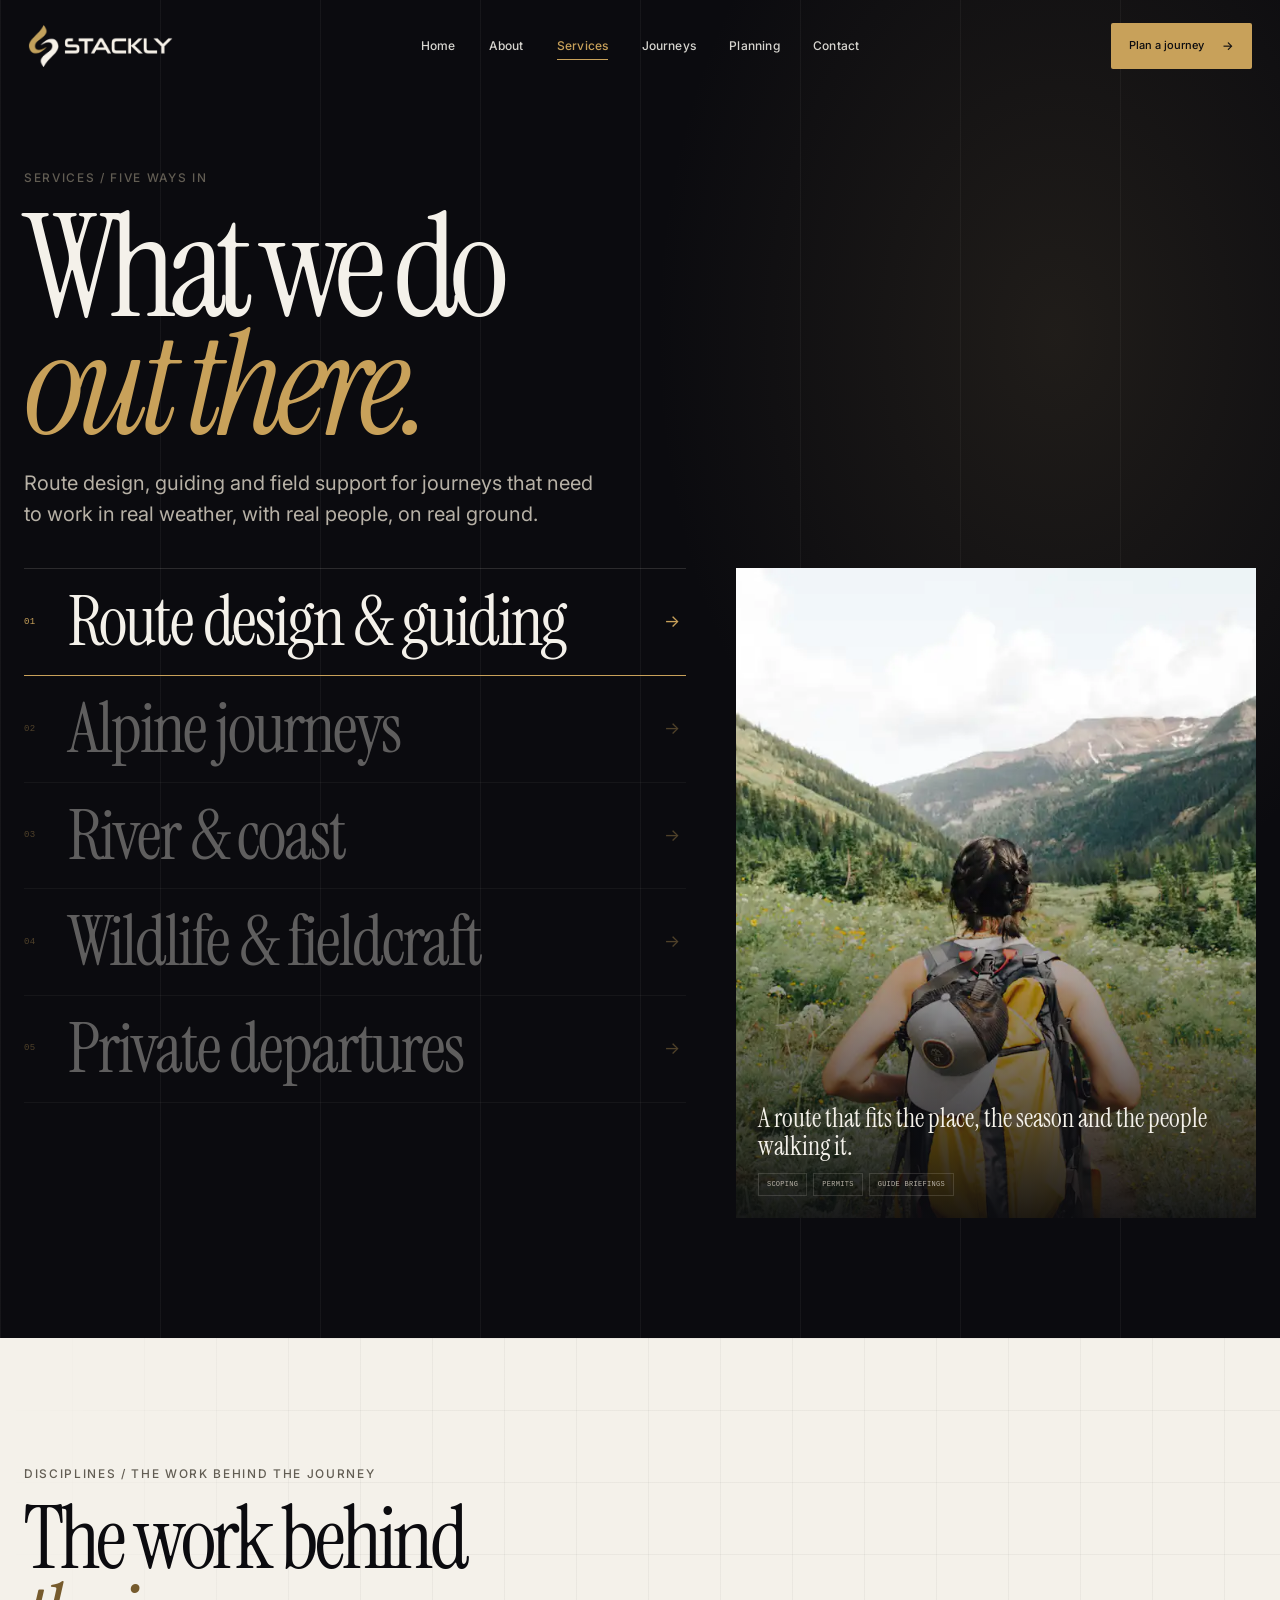
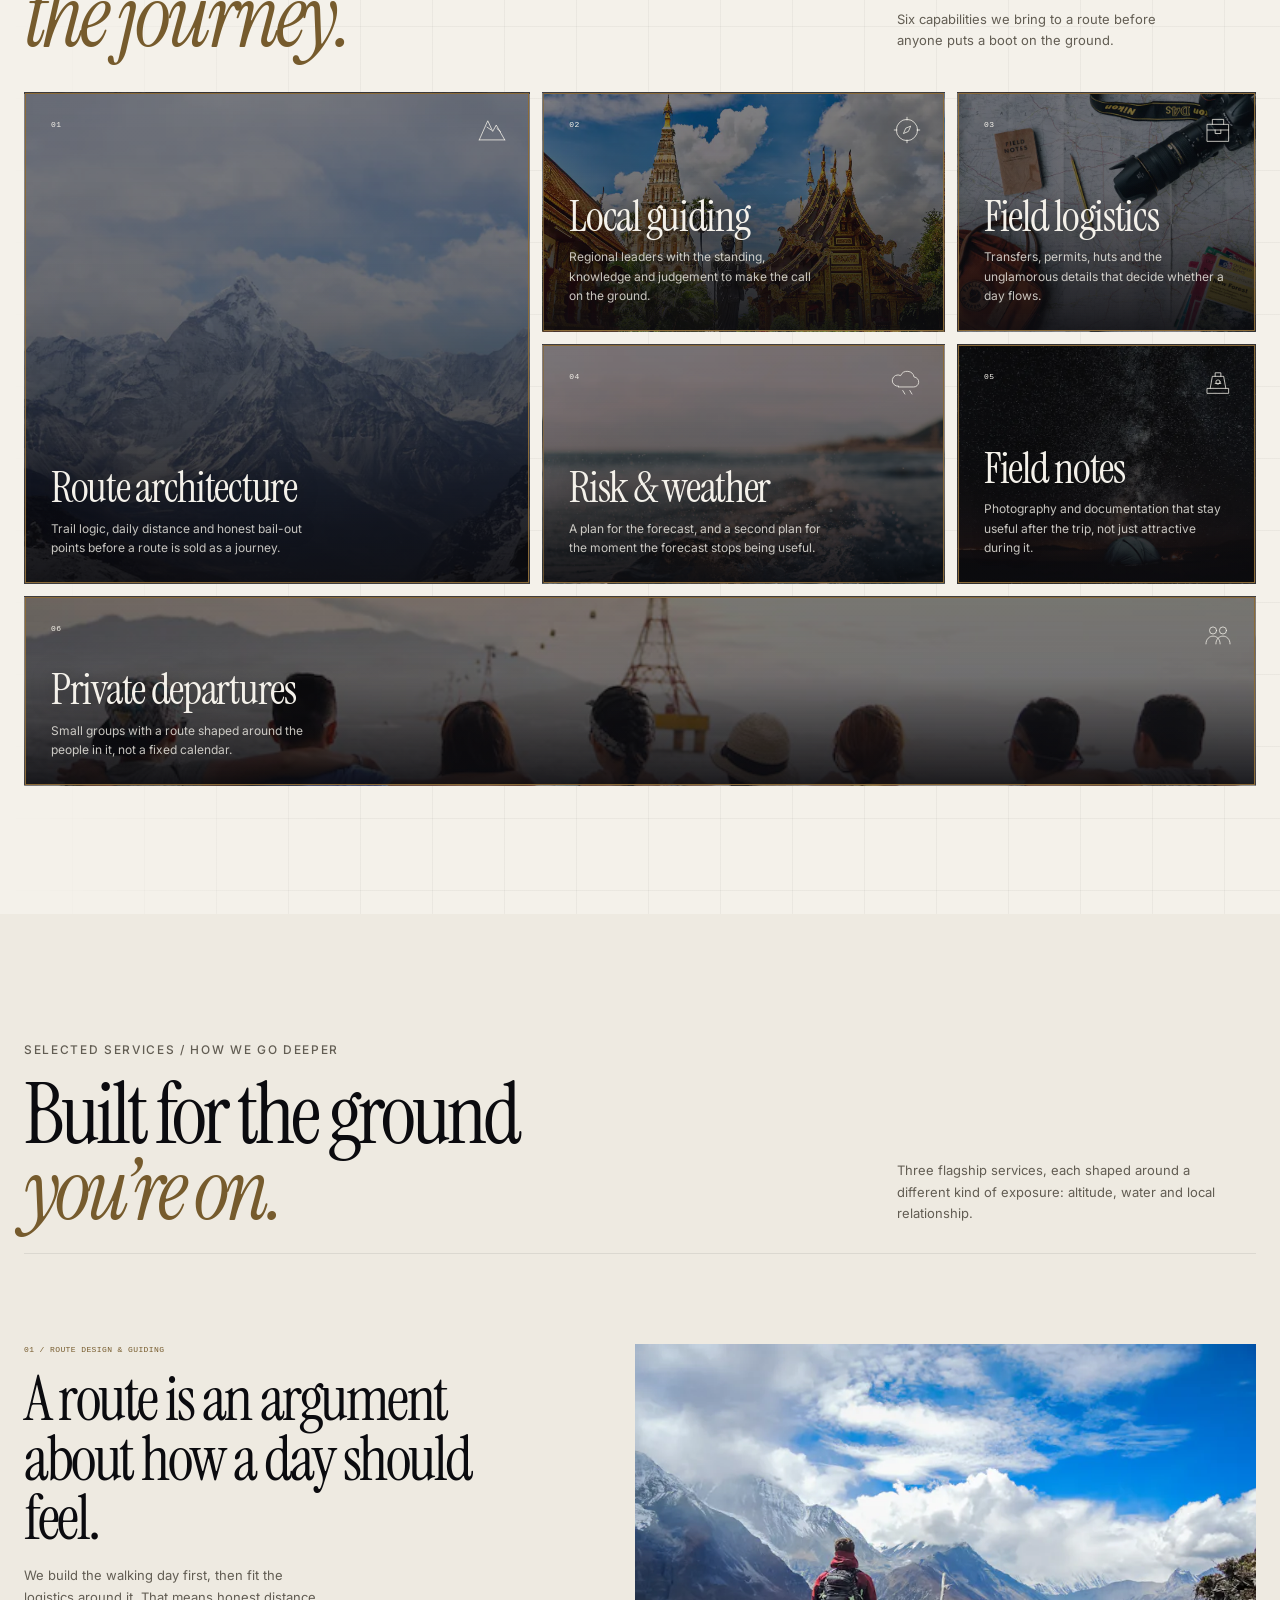
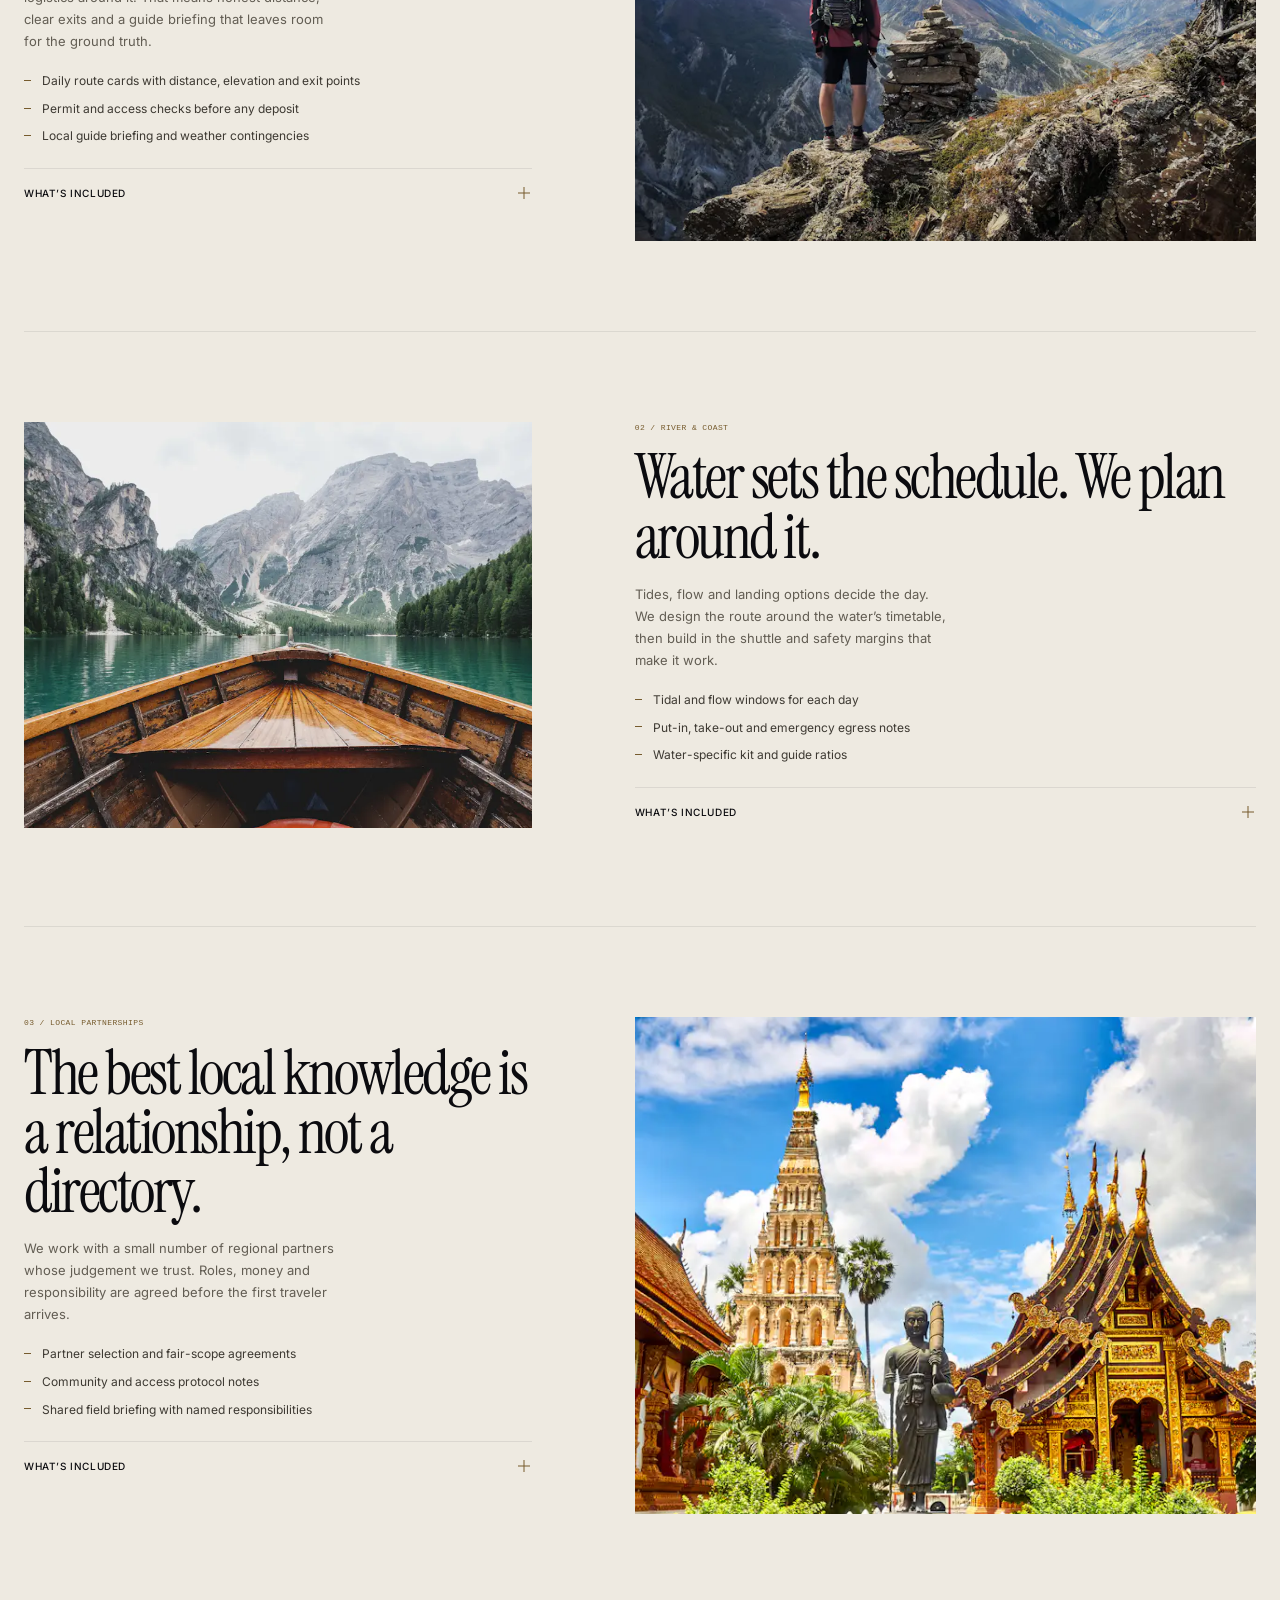
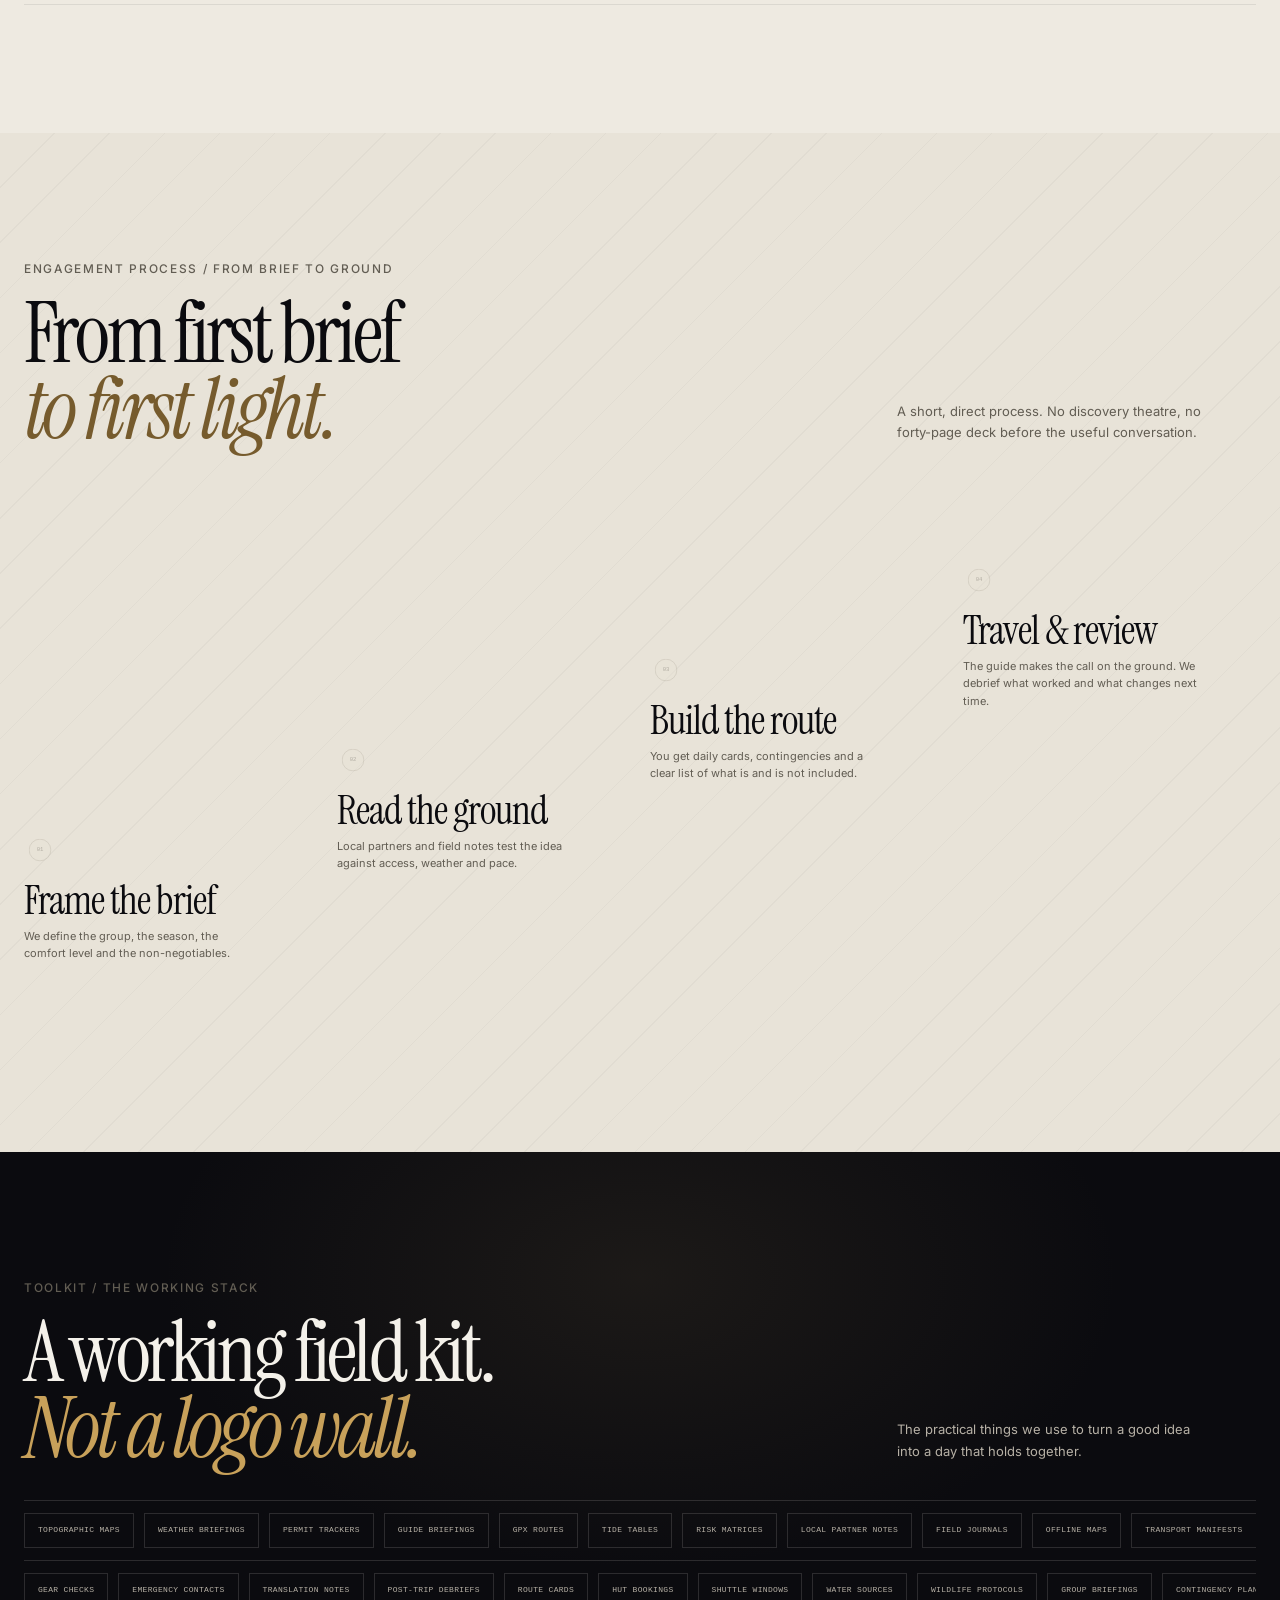
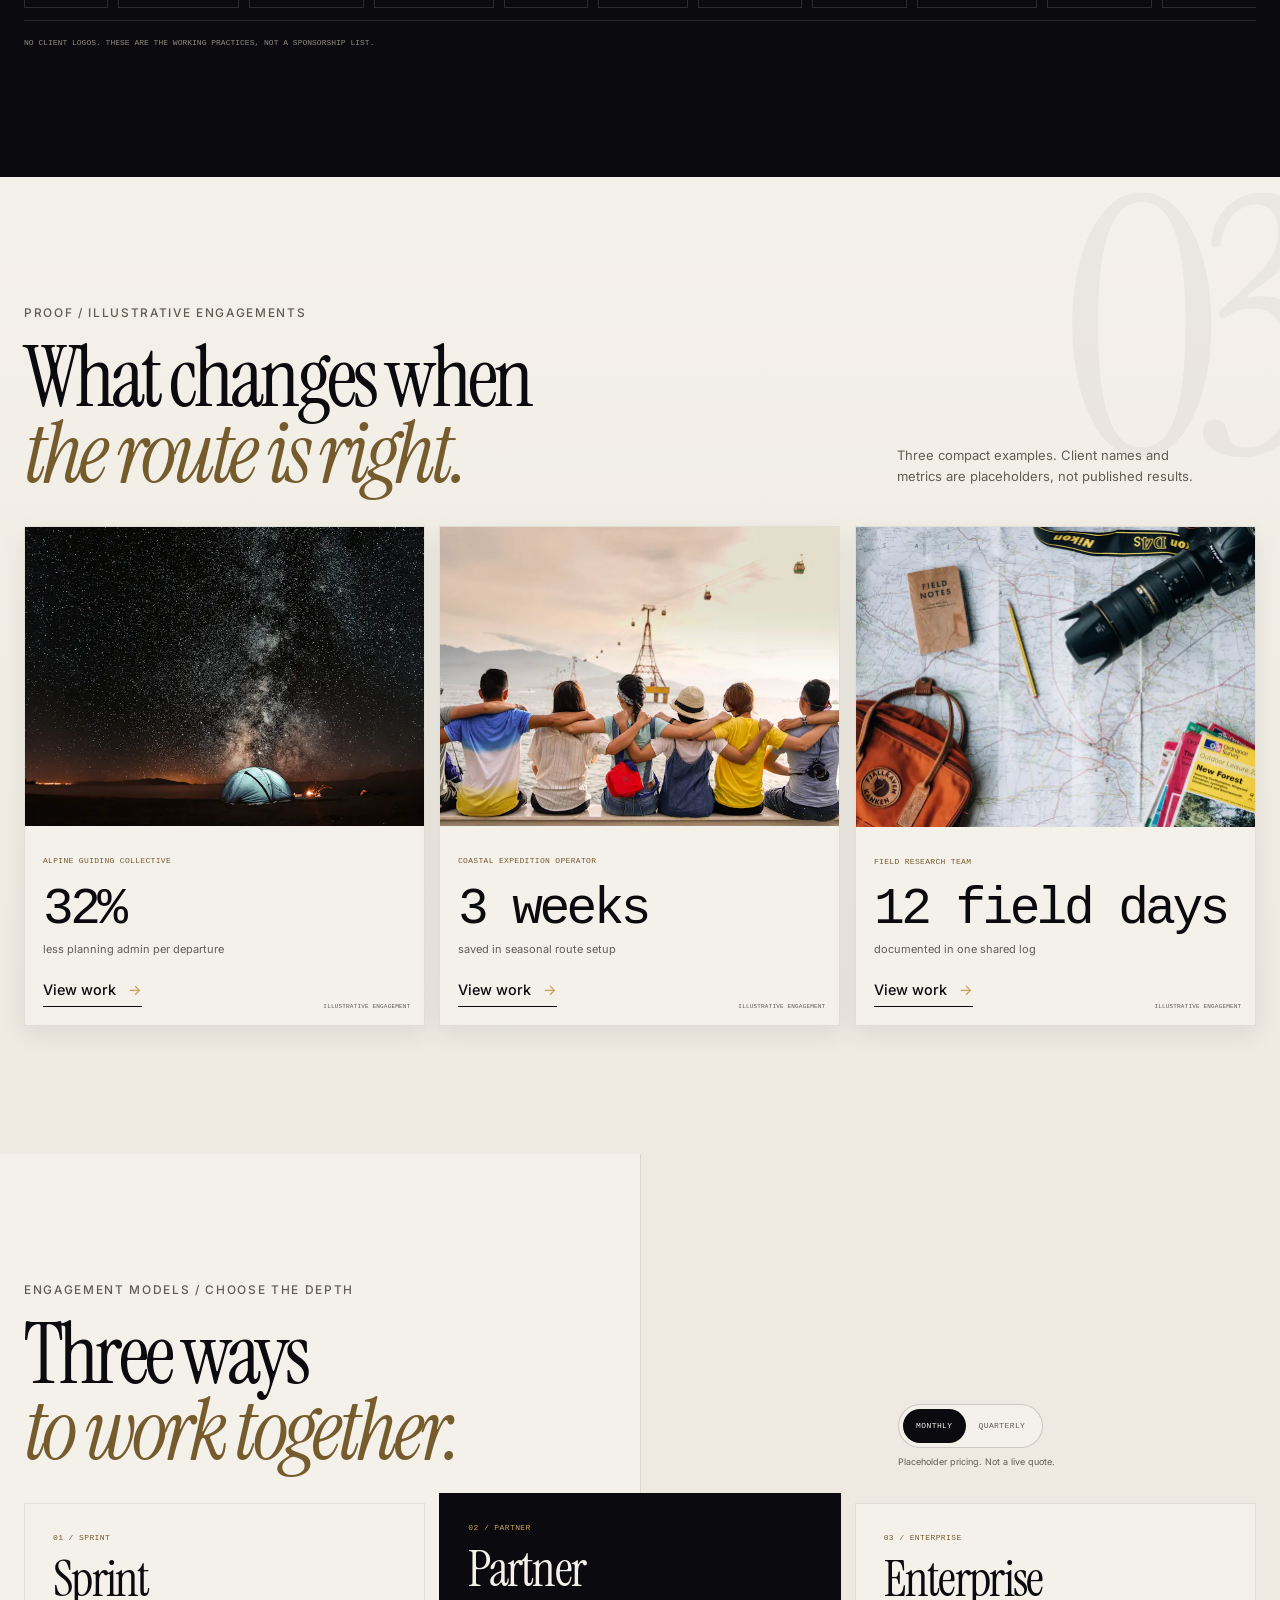
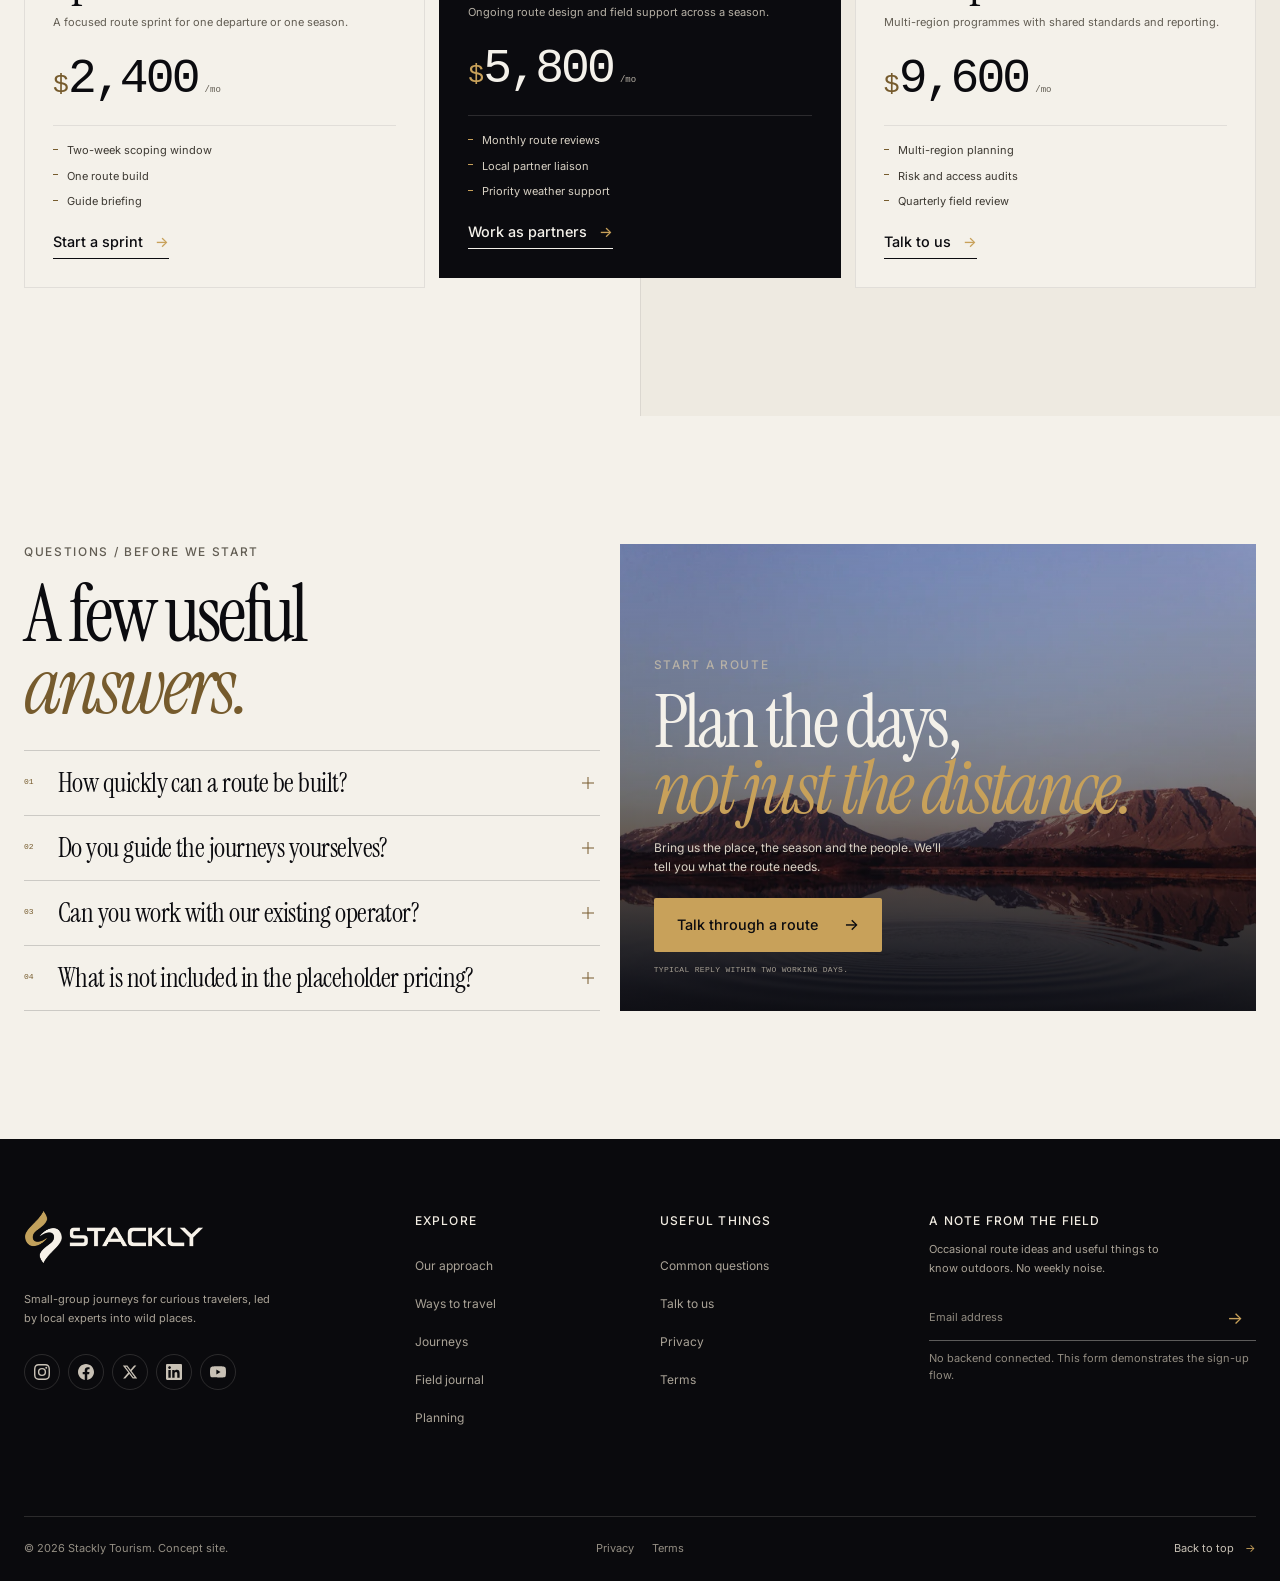
<file: services.html>
<!doctype html>
<html lang="en">
<head>
  <meta charset="utf-8">
  <meta name="viewport" content="width=device-width, initial-scale=1">
  <meta name="theme-color" content="#0B0B0F">
  <meta name="description" content="Stackly Tourism services: route design, alpine guiding, river and coast planning, wildlife fieldcraft and private departures.">
  <meta name="robots" content="index, follow">
  <link rel="canonical" href="https://stacklytourism.example/services">
  <link rel="preconnect" href="https://fonts.googleapis.com">
  <link rel="preconnect" href="https://fonts.gstatic.com" crossorigin>
  <link href="https://fonts.googleapis.com/css2?family=Instrument+Serif&family=Inter:wght@400;500;600&display=swap" rel="stylesheet">
  <link rel="stylesheet" href="css/style.css">
  <link rel="stylesheet" href="css/services.css">

  <meta property="og:type" content="website">
  <meta property="og:site_name" content="Stackly Tourism">
  <meta property="og:title" content="Services — Stackly Tourism">
  <meta property="og:description" content="Route design, guiding and field support for journeys that need to work in real weather.">
  <meta property="og:url" content="https://stacklytourism.example/services">
  <meta property="og:image" content="assets/img/services/1501555088652-021faa106b9b.webp">
  <meta name="twitter:card" content="summary_large_image">
  <meta name="twitter:title" content="Services — Stackly Tourism">
  <meta name="twitter:description" content="Route design, guiding and field support for journeys that need to work in real weather.">
  <meta name="twitter:image" content="assets/img/services/1501555088652-021faa106b9b.webp">
  <title>Services — Stackly Tourism</title>

  <script type="application/ld+json">
    {
      "@context": "https://schema.org",
      "@graph": [
        {
          "@type": "Organization",
          "@id": "https://stacklytourism.example/#organization",
          "name": "Stackly Tourism",
          "url": "https://stacklytourism.example/",
          "description": "Small-group journeys for curious travelers, led by local experts into wild places."
        },
        {
          "@type": "Service",
          "@id": "https://stacklytourism.example/services#service",
          "name": "Stackly Tourism services",
          "serviceType": "Expedition route design, guiding and field support",
          "provider": { "@id": "https://stacklytourism.example/#organization" },
          "hasOfferCatalog": {
            "@type": "OfferCatalog",
            "name": "Stackly services",
            "itemListElement": [
              { "@type": "Offer", "itemOffered": { "@type": "Service", "name": "Route design and guiding" } },
              { "@type": "Offer", "itemOffered": { "@type": "Service", "name": "Alpine journeys" } },
              { "@type": "Offer", "itemOffered": { "@type": "Service", "name": "River and coast journeys" } },
              { "@type": "Offer", "itemOffered": { "@type": "Service", "name": "Wildlife and fieldcraft" } },
              { "@type": "Offer", "itemOffered": { "@type": "Service", "name": "Private departures" } }
            ]
          }
        },
        {
          "@type": "BreadcrumbList",
          "itemListElement": [
            { "@type": "ListItem", "position": 1, "name": "Home", "item": "https://stacklytourism.example/" },
            { "@type": "ListItem", "position": 2, "name": "Services", "item": "https://stacklytourism.example/services" }
          ]
        }
      ]
    }
  </script>
</head>
<body class="page page--services">
  <div id="top"></div>
  <a class="skip-link" href="#main">Skip to content</a>

  <!-- SHARED:NAV START -->
  <header class="site-header" id="site-header">
    <div class="nav" id="primary-navigation">
      <div class="nav__bar">
        <a class="nav__brand" href="index.html" aria-label="Stackly Tourism home"><img class="nav__brand-logo" src="assets/logo/logo-stackly.webp" alt="Stackly Tourism" width="145" height="42"></a>

        <button class="nav__toggle" type="button" aria-label="Open navigation" aria-controls="nav-panel" aria-expanded="false">
          <span class="nav__toggle-line"></span>
          <span class="nav__toggle-line"></span>
        </button>

        <div class="nav__panel" id="nav-panel">
          <nav class="nav__primary" aria-label="Primary navigation">
            <ul class="nav__list">
              <li class="nav__item"><a class="nav__link" href="index.html">Home</a></li>
              <li class="nav__item"><a class="nav__link" href="about.html">About</a></li>
              <li class="nav__item"><a class="nav__link" href="services.html" aria-current="page">Services</a></li>
              <li class="nav__item"><a class="nav__link" href="journeys.html">Journeys</a></li>
              <li class="nav__item"><a class="nav__link" href="planning.html">Planning</a></li>
              <li class="nav__item"><a class="nav__link" href="contact.html">Contact</a></li>
            </ul>
          </nav>
          <a class="btn btn--primary nav__cta" href="login.html">Plan a journey <span aria-hidden="true">→</span></a>
        </div>
      </div>
    </div>
  </header>
  <!-- SHARED:NAV END -->

  <main id="main">
    <section class="services-hero" aria-labelledby="services-hero-title">
      <div class="container services-hero__layout">
        <div class="services-hero__intro">
          <p class="eyebrow">Services / Five ways in</p>
          <h1 class="services-hero__title" id="services-hero-title">What we do<br><em>out there.</em></h1>
          <p class="services-hero__thesis">Route design, guiding and field support for journeys that need to work in real weather, with real people, on real ground.</p>
        </div>

        <div class="service-index" data-service-index>
          <div class="service-index__list" role="group" aria-label="Choose a service">
            <button class="service-index__row is-active" type="button" data-service-row data-service-target="route" aria-pressed="true" aria-controls="service-preview-route">
              <span class="service-index__thumb">
                <img src="assets/img/services/1501555088652-021faa106b9b.webp" alt="A hiker with a yellow backpack looking into a green mountain valley" width="800" height="450" loading="lazy" decoding="async" data-fallback="assets/img/services-fallback.svg">
              </span>
              <span class="service-index__num">01</span>
              <span class="service-index__name">Route design &amp; guiding</span>
              <span class="service-index__arrow" aria-hidden="true">→</span>
              <span class="service-index__mobile-copy">A route that fits the place, the season and the people walking it.</span>
              <span class="service-index__mobile-tags">Scoping / Permits / Guide briefings</span>
            </button>
            <button class="service-index__row" type="button" data-service-row data-service-target="alpine" aria-pressed="false" aria-controls="service-preview-alpine">
              <span class="service-index__thumb">
                <img src="assets/img/services/1454496522488-7a8e488e8606.webp" alt="Snow-covered mountain peaks under a pale, cloud-streaked sky" width="800" height="450" loading="lazy" decoding="async" data-fallback="assets/img/services-fallback.svg">
              </span>
              <span class="service-index__num">02</span>
              <span class="service-index__name">Alpine journeys</span>
              <span class="service-index__arrow" aria-hidden="true">→</span>
              <span class="service-index__mobile-copy">High routes with conservative calls and local leaders who know when to turn.</span>
              <span class="service-index__mobile-tags">Hut nights / Glacier travel / Weather windows</span>
            </button>
            <button class="service-index__row" type="button" data-service-row data-service-target="water" aria-pressed="false" aria-controls="service-preview-water">
              <span class="service-index__thumb">
                <img src="assets/img/services/1500375592092-40eb2168fd21.webp" alt="A wave breaking near the shore in soft evening light" width="800" height="450" loading="lazy" decoding="async" data-fallback="assets/img/services-fallback.svg">
              </span>
              <span class="service-index__num">03</span>
              <span class="service-index__name">River &amp; coast</span>
              <span class="service-index__arrow" aria-hidden="true">→</span>
              <span class="service-index__mobile-copy">Water-led days paced around tides, flow and the next safe landing.</span>
              <span class="service-index__mobile-tags">Tidal planning / Packrafting / Coastal access</span>
            </button>
            <button class="service-index__row" type="button" data-service-row data-service-target="wildlife" aria-pressed="false" aria-controls="service-preview-wildlife">
              <span class="service-index__thumb">
                <img src="assets/img/services/1549366021-9f761d450615.webp" alt="An elephant standing in the deep shade of a forest" width="800" height="450" loading="lazy" decoding="async" data-fallback="assets/img/services-fallback.svg">
              </span>
              <span class="service-index__num">04</span>
              <span class="service-index__name">Wildlife &amp; fieldcraft</span>
              <span class="service-index__arrow" aria-hidden="true">→</span>
              <span class="service-index__mobile-copy">Quiet observation with guides who put the animal’s space first.</span>
              <span class="service-index__mobile-tags">Tracking / Ethics / Low-impact camps</span>
            </button>
            <button class="service-index__row" type="button" data-service-row data-service-target="private" aria-pressed="false" aria-controls="service-preview-private">
              <span class="service-index__thumb">
                <img src="assets/img/services/1500530855697-b586d89ba3ee.webp" alt="An empty road winding between red desert rock walls" width="700" height="450" loading="lazy" decoding="async" data-fallback="assets/img/services-fallback.svg">
              </span>
              <span class="service-index__num">05</span>
              <span class="service-index__name">Private departures</span>
              <span class="service-index__arrow" aria-hidden="true">→</span>
              <span class="service-index__mobile-copy">Your group, your dates, a route built around how you actually travel.</span>
              <span class="service-index__mobile-tags">Custom dates / Group fit / Direct planning</span>
            </button>
          </div>

          <div class="service-index__previews">
            <figure class="service-preview is-active" id="service-preview-route" data-service-preview="route" aria-hidden="false">
              <img src="assets/img/services/1501555088652-021faa106b9b.webp" alt="A hiker with a yellow backpack looking into a green mountain valley" width="800" height="1000" fetchpriority="high" decoding="async" data-fallback="assets/img/services-fallback.svg">
              <figcaption class="service-preview__caption">
                <p class="service-preview__descriptor">A route that fits the place, the season and the people walking it.</p>
                <ul class="service-preview__tags"><li>Scoping</li><li>Permits</li><li>Guide briefings</li></ul>
              </figcaption>
            </figure>
            <figure class="service-preview" id="service-preview-alpine" data-service-preview="alpine" aria-hidden="false">
              <img src="assets/img/services/1454496522488-7a8e488e8606.webp" alt="Snow-covered mountain peaks under a pale, cloud-streaked sky" width="800" height="1000" loading="lazy" decoding="async" data-hero-preload data-fallback="assets/img/services-fallback.svg">
              <figcaption class="service-preview__caption">
                <p class="service-preview__descriptor">High routes with conservative calls and local leaders who know when to turn.</p>
                <ul class="service-preview__tags"><li>Hut nights</li><li>Glacier travel</li><li>Weather windows</li></ul>
              </figcaption>
            </figure>
            <figure class="service-preview" id="service-preview-water" data-service-preview="water" aria-hidden="false">
              <img src="assets/img/services/1500375592092-40eb2168fd21.webp" alt="A wave breaking near the shore in soft evening light" width="800" height="1000" loading="lazy" decoding="async" data-hero-preload data-fallback="assets/img/services-fallback.svg">
              <figcaption class="service-preview__caption">
                <p class="service-preview__descriptor">Water-led days paced around tides, flow and the next safe landing.</p>
                <ul class="service-preview__tags"><li>Tidal planning</li><li>Packrafting</li><li>Coastal access</li></ul>
              </figcaption>
            </figure>
            <figure class="service-preview" id="service-preview-wildlife" data-service-preview="wildlife" aria-hidden="false">
              <img src="assets/img/services/1549366021-9f761d450615.webp" alt="An elephant standing in the deep shade of a forest" width="800" height="1000" loading="lazy" decoding="async" data-hero-preload data-fallback="assets/img/services-fallback.svg">
              <figcaption class="service-preview__caption">
                <p class="service-preview__descriptor">Quiet observation with guides who put the animal’s space first.</p>
                <ul class="service-preview__tags"><li>Tracking</li><li>Ethics</li><li>Low-impact camps</li></ul>
              </figcaption>
            </figure>
            <figure class="service-preview" id="service-preview-private" data-service-preview="private" aria-hidden="false">
              <img src="assets/img/services/1500530855697-b586d89ba3ee.webp" alt="An empty road winding between red desert rock walls" width="700" height="875" loading="lazy" decoding="async" data-hero-preload data-fallback="assets/img/services-fallback.svg">
              <figcaption class="service-preview__caption">
                <p class="service-preview__descriptor">Your group, your dates, a route built around how you actually travel.</p>
                <ul class="service-preview__tags"><li>Custom dates</li><li>Group fit</li><li>Direct planning</li></ul>
              </figcaption>
            </figure>
          </div>
        </div>
      </div>
    </section>

    <section class="disciplines" aria-labelledby="disciplines-title">
      <div class="container">
        <div class="disciplines__header">
          <div>
            <p class="eyebrow">Disciplines / The work behind the journey</p>
            <h2 class="disciplines__title" id="disciplines-title">The work behind<br><em>the journey.</em></h2>
          </div>
          <p class="disciplines__intro">Six capabilities we bring to a route before anyone puts a boot on the ground.</p>
        </div>

        <div class="disciplines__grid">
          <article class="discipline" data-discipline>
            <span class="discipline__index">01</span>
            <span class="discipline__icon" aria-hidden="true"><svg viewBox="0 0 48 48"><path d="m6 38 12-27 7 15 5-9 12 21M6 38h36M17 20l6 4m8-2 5 4" /></svg></span>
            <h3>Route architecture</h3>
            <p>Trail logic, daily distance and honest bail-out points before a route is sold as a journey.</p>
          </article>
          <article class="discipline" data-discipline>
            <span class="discipline__index">02</span>
            <span class="discipline__icon" aria-hidden="true"><svg viewBox="0 0 48 48"><circle cx="24" cy="24" r="15"/><path d="m29 19-3 7-7 3 3-7zM24 6v4m0 28v4M6 24h4m28 0h4" /></svg></span>
            <h3>Local guiding</h3>
            <p>Regional leaders with the standing, knowledge and judgement to make the call on the ground.</p>
          </article>
          <article class="discipline" data-discipline>
            <span class="discipline__index">03</span>
            <span class="discipline__icon" aria-hidden="true"><svg viewBox="0 0 48 48"><path d="M9 16h30v24H9zM16 16V9h16v7M9 24h30M20 24v5h8v-5" /></svg></span>
            <h3>Field logistics</h3>
            <p>Transfers, permits, huts and the unglamorous details that decide whether a day flows.</p>
          </article>
          <article class="discipline" data-discipline>
            <span class="discipline__index">04</span>
            <span class="discipline__icon" aria-hidden="true"><svg viewBox="0 0 48 48"><path d="M12 30a8 8 0 1 1 3-15 10 10 0 0 1 19 2 7 7 0 0 1-1 14H12zM18 36l3 5m7-5 3 5" /></svg></span>
            <h3>Risk &amp; weather</h3>
            <p>A plan for the forecast, and a second plan for the moment the forecast stops being useful.</p>
          </article>
          <article class="discipline" data-discipline>
            <span class="discipline__index">05</span>
            <span class="discipline__icon" aria-hidden="true"><svg viewBox="0 0 48 48"><path d="M9 33h30v7H9zM13 33l3-17h16l3 17M20 16v-5h8v5M20 26h8" /><circle cx="24" cy="24" r="3"/></svg></span>
            <h3>Field notes</h3>
            <p>Photography and documentation that stay useful after the trip, not just attractive during it.</p>
          </article>
          <article class="discipline" data-discipline>
            <span class="discipline__index">06</span>
            <span class="discipline__icon" aria-hidden="true"><svg viewBox="0 0 48 48"><circle cx="17" cy="19" r="5"/><circle cx="31" cy="19" r="5"/><path d="M7 38c0-7 5-11 10-11s10 4 10 11M21 38c0-7 5-11 10-11s10 4 10 11" /></svg></span>
            <h3>Private departures</h3>
            <p>Small groups with a route shaped around the people in it, not a fixed calendar.</p>
          </article>
        </div>
      </div>
    </section>

    <section class="service-details" aria-labelledby="service-details-title">
      <div class="container">
        <div class="service-details__header">
          <div>
            <p class="eyebrow">Selected services / How we go deeper</p>
            <h2 class="service-details__title" id="service-details-title">Built for the ground<br><em>you’re on.</em></h2>
          </div>
          <p class="service-details__intro">Three flagship services, each shaped around a different kind of exposure: altitude, water and local relationship.</p>
        </div>

        <article class="detail-row" id="service-route">
          <div class="detail-row__text">
            <p class="detail-row__overline">01 / Route design &amp; guiding</p>
            <h3>A route is an argument about how a day should feel.</h3>
            <p>We build the walking day first, then fit the logistics around it. That means honest distance, clear exits and a guide briefing that leaves room for the ground truth.</p>
            <ul class="detail-row__deliverables">
              <li>Daily route cards with distance, elevation and exit points</li>
              <li>Permit and access checks before any deposit</li>
              <li>Local guide briefing and weather contingencies</li>
            </ul>
            <details class="detail-row__expander">
              <summary><span>What’s included</span><span class="detail-row__plus" aria-hidden="true"></span></summary>
              <div class="detail-row__expander-body"><p>Route scoping workshop, two revision rounds, GPX files, access notes and a final guide briefing. Placeholder scope; confirmed per project.</p></div>
            </details>
          </div>
          <figure class="detail-row__media" data-clip-reveal>
            <img src="assets/img/services/1526772662000-3f88f10405ff.webp" alt="A hiker on a rocky ridge beside a stone cairn above a mountain valley" width="800" height="600" loading="lazy" decoding="async" data-fallback="assets/img/services-fallback.svg">
          </figure>
        </article>

        <article class="detail-row detail-row--reverse" id="service-water">
          <div class="detail-row__text">
            <p class="detail-row__overline">02 / River &amp; coast</p>
            <h3>Water sets the schedule. We plan around it.</h3>
            <p>Tides, flow and landing options decide the day. We design the route around the water’s timetable, then build in the shuttle and safety margins that make it work.</p>
            <ul class="detail-row__deliverables">
              <li>Tidal and flow windows for each day</li>
              <li>Put-in, take-out and emergency egress notes</li>
              <li>Water-specific kit and guide ratios</li>
            </ul>
            <details class="detail-row__expander">
              <summary><span>What’s included</span><span class="detail-row__plus" aria-hidden="true"></span></summary>
              <div class="detail-row__expander-body"><p>Tidal planning, shuttle logistics, safety briefings, local operator liaison and a conditions call sheet. Placeholder scope; confirmed per project.</p></div>
            </details>
          </div>
          <figure class="detail-row__media" data-clip-reveal>
            <img src="assets/img/services/1476514525535-07fb3b4ae5f1.webp" alt="The wooden bow of a boat on a turquoise alpine lake beneath mountains" width="1000" height="667" loading="lazy" decoding="async" data-fallback="assets/img/services-fallback.svg">
          </figure>
        </article>

        <article class="detail-row" id="service-local">
          <div class="detail-row__text">
            <p class="detail-row__overline">03 / Local partnerships</p>
            <h3>The best local knowledge is a relationship, not a directory.</h3>
            <p>We work with a small number of regional partners whose judgement we trust. Roles, money and responsibility are agreed before the first traveler arrives.</p>
            <ul class="detail-row__deliverables">
              <li>Partner selection and fair-scope agreements</li>
              <li>Community and access protocol notes</li>
              <li>Shared field briefing with named responsibilities</li>
            </ul>
            <details class="detail-row__expander">
              <summary><span>What’s included</span><span class="detail-row__plus" aria-hidden="true"></span></summary>
              <div class="detail-row__expander-body"><p>Partner introductions, role clarity, cultural and access guidance, and a shared debrief after departure. Placeholder scope; confirmed per project.</p></div>
            </details>
          </div>
          <figure class="detail-row__media" data-clip-reveal>
            <img src="assets/img/services/1528181304800-259b08848526.webp" alt="An ornate temple complex with a standing Buddha and golden roofs" width="700" height="525" loading="lazy" decoding="async" data-fallback="assets/img/services-fallback.svg">
          </figure>
        </article>
      </div>
    </section>

    <section class="process" aria-labelledby="process-title" data-process>
      <div class="container">
        <div class="process__header">
          <div>
            <p class="eyebrow">Engagement process / From brief to ground</p>
            <h2 class="process__title" id="process-title">From first brief<br><em>to first light.</em></h2>
          </div>
          <p class="process__intro">A short, direct process. No discovery theatre, no forty-page deck before the useful conversation.</p>
        </div>

        <div class="process-path" data-process-path>
          <svg class="process-path__line" viewBox="0 0 1000 520" preserveAspectRatio="none" aria-hidden="true">
            <path data-process-line d="M40 450C220 420 220 300 380 310S650 180 760 190 920 80 960 70" />
          </svg>
          <ol class="process-path__steps">
            <li class="process-step">
              <span class="process-step__node" aria-hidden="true">01</span>
              <h3>Frame the brief</h3>
              <p>We define the group, the season, the comfort level and the non-negotiables.</p>
            </li>
            <li class="process-step">
              <span class="process-step__node" aria-hidden="true">02</span>
              <h3>Read the ground</h3>
              <p>Local partners and field notes test the idea against access, weather and pace.</p>
            </li>
            <li class="process-step">
              <span class="process-step__node" aria-hidden="true">03</span>
              <h3>Build the route</h3>
              <p>You get daily cards, contingencies and a clear list of what is and is not included.</p>
            </li>
            <li class="process-step">
              <span class="process-step__node" aria-hidden="true">04</span>
              <h3>Travel &amp; review</h3>
              <p>The guide makes the call on the ground. We debrief what worked and what changes next time.</p>
            </li>
          </ol>
        </div>
      </div>
    </section>

    <section class="toolkit" aria-labelledby="toolkit-title">
      <div class="container">
        <div class="toolkit__header">
          <div>
            <p class="eyebrow">Toolkit / The working stack</p>
            <h2 class="toolkit__title" id="toolkit-title">A working field kit.<br><em>Not a logo wall.</em></h2>
          </div>
          <p class="toolkit__intro">The practical things we use to turn a good idea into a day that holds together.</p>
        </div>

        <div class="toolkit__bands" aria-label="Field tools and planning practices">
          <div class="toolkit__band toolkit__band--right">
            <div class="toolkit__track">
              <span class="toolkit__mark">Topographic maps</span><span class="toolkit__mark">Weather briefings</span><span class="toolkit__mark">Permit trackers</span><span class="toolkit__mark">Guide briefings</span><span class="toolkit__mark">GPX routes</span><span class="toolkit__mark">Tide tables</span><span class="toolkit__mark">Risk matrices</span><span class="toolkit__mark">Local partner notes</span><span class="toolkit__mark">Field journals</span><span class="toolkit__mark">Offline maps</span><span class="toolkit__mark">Transport manifests</span><span class="toolkit__mark">Access protocols</span>
              <span class="toolkit__mark">Topographic maps</span><span class="toolkit__mark">Weather briefings</span><span class="toolkit__mark">Permit trackers</span><span class="toolkit__mark">Guide briefings</span><span class="toolkit__mark">GPX routes</span><span class="toolkit__mark">Tide tables</span><span class="toolkit__mark">Risk matrices</span><span class="toolkit__mark">Local partner notes</span><span class="toolkit__mark">Field journals</span><span class="toolkit__mark">Offline maps</span><span class="toolkit__mark">Transport manifests</span><span class="toolkit__mark">Access protocols</span>
            </div>
          </div>
          <div class="toolkit__band toolkit__band--left">
            <div class="toolkit__track">
              <span class="toolkit__mark">Gear checks</span><span class="toolkit__mark">Emergency contacts</span><span class="toolkit__mark">Translation notes</span><span class="toolkit__mark">Post-trip debriefs</span><span class="toolkit__mark">Route cards</span><span class="toolkit__mark">Hut bookings</span><span class="toolkit__mark">Shuttle windows</span><span class="toolkit__mark">Water sources</span><span class="toolkit__mark">Wildlife protocols</span><span class="toolkit__mark">Group briefings</span><span class="toolkit__mark">Contingency plans</span><span class="toolkit__mark">Field photography</span>
              <span class="toolkit__mark">Gear checks</span><span class="toolkit__mark">Emergency contacts</span><span class="toolkit__mark">Translation notes</span><span class="toolkit__mark">Post-trip debriefs</span><span class="toolkit__mark">Route cards</span><span class="toolkit__mark">Hut bookings</span><span class="toolkit__mark">Shuttle windows</span><span class="toolkit__mark">Water sources</span><span class="toolkit__mark">Wildlife protocols</span><span class="toolkit__mark">Group briefings</span><span class="toolkit__mark">Contingency plans</span><span class="toolkit__mark">Field photography</span>
            </div>
          </div>
        </div>
        <p class="toolkit__note">No client logos. These are the working practices, not a sponsorship list.</p>
      </div>
    </section>

    <section class="proof" aria-labelledby="proof-title">
      <div class="container">
        <div class="proof__header">
          <div>
            <p class="eyebrow">Proof / Illustrative engagements</p>
            <h2 class="proof__title" id="proof-title">What changes when<br><em>the route is right.</em></h2>
          </div>
          <p class="proof__intro">Three compact examples. Client names and metrics are placeholders, not published results.</p>
        </div>

        <div class="proof__grid">
          <article class="proof-card" data-proof-card>
            <figure class="proof-card__image">
              <img src="assets/img/services/1517824806704-9040b037703b.webp" alt="A lit tent under a star-filled sky" width="800" height="600" loading="lazy" decoding="async" data-fallback="assets/img/services-fallback.svg">
            </figure>
            <div class="proof-card__body">
              <span class="proof-card__type">Alpine guiding collective</span>
              <p class="proof-card__metric"><span data-counter="32" data-digits="2" aria-hidden="true">32</span><span aria-hidden="true">%</span><span class="sr-only">32 percent fewer planning admin hours per departure</span></p>
              <p class="proof-card__label">less planning admin per departure</p>
              <a class="text-link" href="journeys.html">View work <span aria-hidden="true">→</span></a>
              <span class="proof-card__placeholder">Illustrative engagement</span>
            </div>
          </article>
          <article class="proof-card" data-proof-card>
            <figure class="proof-card__image">
              <img src="assets/img/services/1529156069898-49953e39b3ac.webp" alt="A group of friends with their arms around each other facing a mountain view" width="800" height="600" loading="lazy" decoding="async" data-fallback="assets/img/services-fallback.svg">
            </figure>
            <div class="proof-card__body">
              <span class="proof-card__type">Coastal expedition operator</span>
              <p class="proof-card__metric"><span data-counter="3" data-digits="1" aria-hidden="true">3</span><span aria-hidden="true">&nbsp;weeks</span><span class="sr-only">3 weeks saved in seasonal route setup</span></p>
              <p class="proof-card__label">saved in seasonal route setup</p>
              <a class="text-link" href="journeys.html">View work <span aria-hidden="true">→</span></a>
              <span class="proof-card__placeholder">Illustrative engagement</span>
            </div>
          </article>
          <article class="proof-card" data-proof-card>
            <figure class="proof-card__image">
              <img src="assets/img/services/1488646953014-85cb44e25828.webp" alt="A field notes notebook, map, camera and bag arranged on a table" width="800" height="600" loading="lazy" decoding="async" data-fallback="assets/img/services-fallback.svg">
            </figure>
            <div class="proof-card__body">
              <span class="proof-card__type">Field research team</span>
              <p class="proof-card__metric"><span data-counter="12" data-digits="2" aria-hidden="true">12</span><span aria-hidden="true">&nbsp;field days</span><span class="sr-only">12 field days documented in one shared log</span></p>
              <p class="proof-card__label">documented in one shared log</p>
              <a class="text-link" href="journeys.html">View work <span aria-hidden="true">→</span></a>
              <span class="proof-card__placeholder">Illustrative engagement</span>
            </div>
          </article>
        </div>
      </div>
    </section>

    <section class="models" aria-labelledby="models-title" data-pricing>
      <div class="container">
        <div class="models__header">
          <div>
            <p class="eyebrow">Engagement models / Choose the depth</p>
            <h2 class="models__title" id="models-title">Three ways<br><em>to work together.</em></h2>
          </div>
          <div class="models__toggle-wrap">
            <div class="models__toggle" role="group" aria-label="Billing period">
              <button class="models__toggle-button is-active" type="button" data-period="monthly" aria-pressed="true" aria-controls="pricing-grid">Monthly</button>
              <button class="models__toggle-button" type="button" data-period="quarterly" aria-pressed="false" aria-controls="pricing-grid">Quarterly</button>
            </div>
            <p class="models__note">Placeholder pricing. Not a live quote.</p>
          </div>
        </div>

        <p class="sr-only" aria-live="polite" data-pricing-status>Monthly placeholder pricing shown.</p>

        <div class="models__grid" id="pricing-grid">
          <article class="model-card">
            <span class="model-card__index">01 / Sprint</span>
            <h3>Sprint</h3>
            <p class="model-card__description">A focused route sprint for one departure or one season.</p>
            <p class="model-card__price"><span class="model-card__currency">$</span><span data-price-value data-monthly="2,400" data-quarterly="6,200">2,400</span><span class="model-card__period" data-price-period>/mo</span></p>
            <ul class="model-card__features">
              <li>Two-week scoping window</li>
              <li>One route build</li>
              <li>Guide briefing</li>
            </ul>
            <a class="text-link" href="contact.html">Start a sprint <span aria-hidden="true">→</span></a>
          </article>
          <article class="model-card model-card--featured">
            <span class="model-card__index">02 / Partner</span>
            <h3>Partner</h3>
            <p class="model-card__description">Ongoing route design and field support across a season.</p>
            <p class="model-card__price"><span class="model-card__currency">$</span><span data-price-value data-monthly="5,800" data-quarterly="15,000">5,800</span><span class="model-card__period" data-price-period>/mo</span></p>
            <ul class="model-card__features">
              <li>Monthly route reviews</li>
              <li>Local partner liaison</li>
              <li>Priority weather support</li>
            </ul>
            <a class="text-link text-link--light" href="contact.html">Work as partners <span aria-hidden="true">→</span></a>
          </article>
          <article class="model-card">
            <span class="model-card__index">03 / Enterprise</span>
            <h3>Enterprise</h3>
            <p class="model-card__description">Multi-region programmes with shared standards and reporting.</p>
            <p class="model-card__price"><span class="model-card__currency">$</span><span data-price-value data-monthly="9,600" data-quarterly="25,000">9,600</span><span class="model-card__period" data-price-period>/mo</span></p>
            <ul class="model-card__features">
              <li>Multi-region planning</li>
              <li>Risk and access audits</li>
              <li>Quarterly field review</li>
            </ul>
            <a class="text-link" href="contact.html">Talk to us <span aria-hidden="true">→</span></a>
          </article>
        </div>
      </div>
    </section>

    <section class="faq-cta" aria-labelledby="faq-cta-title">
      <div class="container faq-cta__layout">
        <div class="service-faq">
          <p class="eyebrow">Questions / Before we start</p>
          <h2 class="service-faq__title" id="faq-cta-title">A few useful<br><em>answers.</em></h2>
          <div class="service-faq__list">
            <details class="service-faq__item" name="service-faq">
              <summary class="service-faq__question"><span class="service-faq__number">01</span><span>How quickly can a route be built?</span><span class="service-faq__mark" aria-hidden="true"></span></summary>
              <div class="service-faq__panel"><p>A focused sprint usually takes two to three weeks after the brief is confirmed. Complex multi-region work takes longer, and we will say so before starting.</p></div>
            </details>
            <details class="service-faq__item" name="service-faq">
              <summary class="service-faq__question"><span class="service-faq__number">02</span><span>Do you guide the journeys yourselves?</span><span class="service-faq__mark" aria-hidden="true"></span></summary>
              <div class="service-faq__panel"><p>We design and support them with local guides and regional partners. The guide on the ground leads the day-to-day decisions and has the final call on conditions.</p></div>
            </details>
            <details class="service-faq__item" name="service-faq">
              <summary class="service-faq__question"><span class="service-faq__number">03</span><span>Can you work with our existing operator?</span><span class="service-faq__mark" aria-hidden="true"></span></summary>
              <div class="service-faq__panel"><p>Yes, when roles and responsibilities are clear. We can join as route designers, field support or an independent review layer without duplicating the team already in place.</p></div>
            </details>
            <details class="service-faq__item" name="service-faq">
              <summary class="service-faq__question"><span class="service-faq__number">04</span><span>What is not included in the placeholder pricing?</span><span class="service-faq__mark" aria-hidden="true"></span></summary>
              <div class="service-faq__panel"><p>Travel, accommodation, permits, insurance and local partner fees are quoted separately. Prices shown are placeholders, not live quotes or a substitute for a scoped proposal.</p></div>
            </details>
          </div>
        </div>

        <div class="service-cta">
          <img src="assets/img/services/1464278533981-50106e6176b1.webp" alt="A still mountain lake reflecting peaks at dusk" width="800" height="600" loading="lazy" decoding="async" data-fallback="assets/img/services-fallback.svg">
          <div class="service-cta__content">
            <p class="eyebrow">Start a route</p>
            <h2 class="service-cta__title">Plan the days,<br><em>not just the distance.</em></h2>
            <p class="service-cta__description">Bring us the place, the season and the people. We’ll tell you what the route needs.</p>
            <a class="btn btn--primary service-cta__button" href="contact.html" data-magnetic>Talk through a route <span aria-hidden="true">→</span></a>
            <span class="service-cta__note">Typical reply within two working days.</span>
          </div>
        </div>
      </div>
    </section>
  </main>

  <!-- SHARED:FOOTER START -->
  <footer class="site-footer section-dark" id="footer">
    <div class="container">
      <div class="footer__main">
        <div class="footer__brand-column">
          <a class="footer__brand" href="index.html" aria-label="Stackly Tourism home"><img class="footer__brand-logo" src="assets/logo/logo-stackly.webp" alt="Stackly Tourism" width="180" height="52"></a>
          <p>Small-group journeys for curious travelers, led by local experts into wild places.</p>
          <div class="footer__socials" aria-label="Social media">
            <a class="footer__social-link" href="https://www.instagram.com/" target="_blank" rel="noopener noreferrer" aria-label="Instagram" title="Instagram">
              <svg viewBox="0 0 24 24" aria-hidden="true" focusable="false"><path d="M12 2.163c3.204 0 3.584.012 4.85.07 3.252.148 4.771 1.691 4.919 4.919.058 1.265.069 1.645.069 4.849 0 3.205-.012 3.584-.069 4.849-.149 3.225-1.664 4.771-4.919 4.919-1.266.058-1.644.07-4.85.07-3.204 0-3.584-.012-4.849-.07-3.26-.149-4.771-1.699-4.919-4.92-.058-1.265-.07-1.644-.07-4.849 0-3.204.013-3.583.07-4.849.149-3.227 1.664-4.771 4.919-4.919 1.266-.057 1.645-.069 4.849-.069zM12 0C8.741 0 8.333.014 7.053.072 2.695.272.273 2.69.073 7.052.014 8.333 0 8.741 0 12c0 3.259.014 3.668.072 4.948.2 4.358 2.618 6.78 6.98 6.98C8.333 23.986 8.741 24 12 24c3.259 0 3.668-.014 4.948-.072 4.354-.2 6.782-2.618 6.979-6.98.059-1.28.073-1.689.073-4.948 0-3.259-.014-3.667-.072-4.947-.196-4.354-2.617-6.78-6.979-6.98C15.668.014 15.259 0 12 0zm0 5.838a6.162 6.162 0 100 12.324 6.162 6.162 0 000-12.324zM12 16a4 4 0 110-8 4 4 0 010 8zm6.406-11.845a1.44 1.44 0 100 2.881 1.44 1.44 0 000-2.881z"/></svg>
            </a>
            <a class="footer__social-link" href="https://www.facebook.com/" target="_blank" rel="noopener noreferrer" aria-label="Facebook" title="Facebook">
              <svg viewBox="0 0 24 24" aria-hidden="true" focusable="false"><path d="M24 12.073c0-6.627-5.373-12-12-12s-12 5.373-12 12c0 5.99 4.388 10.954 10.125 11.854v-8.385H7.078v-3.47h3.047V9.43c0-3.007 1.792-4.669 4.533-4.669 1.312 0 2.686.235 2.686.235v2.953H15.83c-1.491 0-1.956.925-1.956 1.874v2.25h3.328l-.532 3.47h-2.796v8.385C19.612 23.027 24 18.062 24 12.073z"/></svg>
            </a>
            <a class="footer__social-link" href="https://x.com/" target="_blank" rel="noopener noreferrer" aria-label="X (Twitter)" title="X (Twitter)">
              <svg viewBox="0 0 24 24" aria-hidden="true" focusable="false"><path d="M18.244 2.25h3.308l-7.227 8.26 8.502 11.24H16.17l-5.214-6.817L4.99 21.75H1.68l7.73-8.835L1.254 2.25H8.08l4.713 6.231zm-1.161 17.52h1.833L7.084 4.126H5.117z"/></svg>
            </a>
            <a class="footer__social-link" href="https://www.linkedin.com/" target="_blank" rel="noopener noreferrer" aria-label="LinkedIn" title="LinkedIn">
              <svg viewBox="0 0 24 24" aria-hidden="true" focusable="false"><path d="M20.447 20.452h-3.554v-5.569c0-1.328-.027-3.037-1.852-3.037-1.853 0-2.136 1.445-2.136 2.939v5.667H9.351V9h3.414v1.561h.046c.477-.9 1.637-1.85 3.37-1.85 3.601 0 4.267 2.37 4.267 5.455v6.286zM5.337 7.433c-1.144 0-2.063-.926-2.063-2.065 0-1.138.92-2.063 2.063-2.063 1.14 0 2.064.925 2.064 2.063 0 1.139-.925 2.065-2.064 2.065zm1.782 13.019H3.555V9h3.564v11.452zM22.225 0H1.771C.792 0 0 .774 0 1.729v20.542C0 23.227.792 24 1.771 24h20.451C23.2 24 24 23.227 24 22.271V1.729C24 .774 23.2 0 22.222 0h.003z"/></svg>
            </a>
            <a class="footer__social-link" href="https://www.youtube.com/" target="_blank" rel="noopener noreferrer" aria-label="YouTube" title="YouTube">
              <svg viewBox="0 0 24 24" aria-hidden="true" focusable="false"><path d="M23.498 6.186a3.016 3.016 0 00-2.122-2.136C19.505 3.545 12 3.545 12 3.545s-7.505 0-9.377.505A3.017 3.017 0 00.502 6.186C0 8.07 0 12 0 12s0 3.93.502 5.814a3.016 3.016 0 002.122 2.136c1.871.505 9.376.505 9.376.505s7.505 0 9.377-.505a3.015 3.015 0 002.122-2.136C24 15.93 24 12 24 12s0-3.93-.502-5.814zM9.545 15.568V8.432L15.818 12l-6.273 3.568z"/></svg>
            </a>
          </div>
        </div>
        <div class="footer__column">
          <h2 class="footer__heading">Explore</h2>
          <ul>
            <li><a href="404.html">Our approach</a></li>
            <li><a href="404.html">Ways to travel</a></li>
            <li><a href="404.html">Journeys</a></li>
            <li><a href="404.html">Field journal</a></li>
            <li><a href="404.html">Planning</a></li>
          </ul>
        </div>
        <div class="footer__column">
          <h2 class="footer__heading">Useful things</h2>
          <ul>
            <li><a href="404.html">Common questions</a></li>
            <li><a href="404.html">Talk to us</a></li>
            <li><a href="404.html">Privacy</a></li>
            <li><a href="404.html">Terms</a></li>
          </ul>
        </div>
        <div class="footer__newsletter">
          <h2 class="footer__heading">A note from the field</h2>
          <p>Occasional route ideas and useful things to know outdoors. No weekly noise.</p>
          <form class="newsletter" data-newsletter novalidate>
            <label class="sr-only" for="newsletter-email">Your email address</label>
            <div class="newsletter__field">
              <input id="newsletter-email" name="email" type="email" autocomplete="email" placeholder="Email address" required aria-describedby="newsletter-message">
              <button class="newsletter__submit" type="submit" aria-label="Subscribe to the Stackly field note"><span aria-hidden="true">→</span></button>
            </div>
            <p class="newsletter__message" id="newsletter-message" aria-live="polite">No backend connected. This form demonstrates the sign-up flow.</p>
          </form>
        </div>
      </div>
<div class="footer__bottom">
        <p>© <span data-current-year>2026</span> Stackly Tourism. Concept site.</p>
        <div class="footer__legal"><a href="404.html">Privacy</a><a href="404.html">Terms</a></div>
        <a class="footer__top" href="#top">Back to top <span aria-hidden="true">→</span></a>
      </div>
    </div>
  </footer>
  <!-- SHARED:FOOTER END -->

  <script src="js/main.js" defer></script>
  <script src="js/services.js" defer></script>
</body>
</html>
</file>
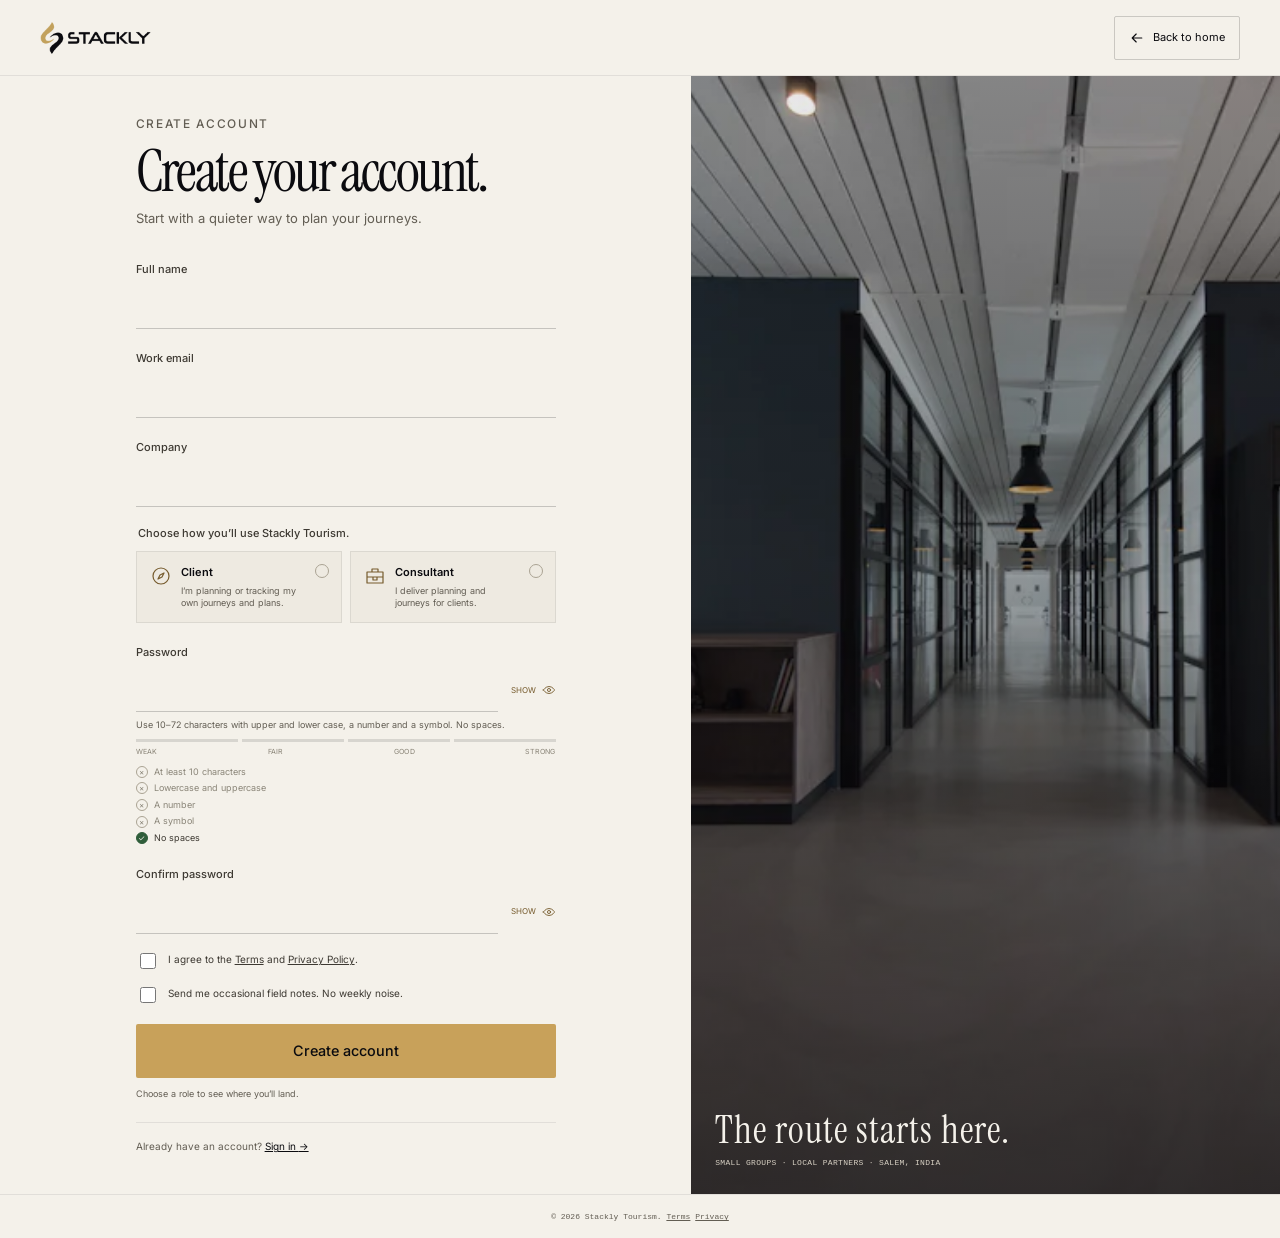
<file: signup.html>
<!doctype html>
<html lang="en">
<head>
  <meta charset="utf-8">
  <meta name="viewport" content="width=device-width, initial-scale=1">
  <meta name="theme-color" content="#0B0B0F">
  <meta name="description" content="Create your Stackly Tourism account and start planning your journeys.">
  <meta name="robots" content="noindex, follow">
  <link rel="icon" href="data:image/svg+xml,%3Csvg xmlns='http://www.w3.org/2000/svg' viewBox='0 0 32 32'%3E%3Crect width='32' height='32' fill='%230b0b0f'/%3E%3Ccircle cx='16' cy='16' r='10' fill='none' stroke='%23c8a15a'/%3E%3Cpath d='M16 4v24M4 16h24' stroke='%23c8a15a'/%3E%3C/svg%3E">
  <link rel="preconnect" href="https://fonts.googleapis.com">
  <link rel="preconnect" href="https://fonts.gstatic.com" crossorigin>
  <link href="https://fonts.googleapis.com/css2?family=Instrument+Serif&family=Inter:wght@400;500;600&display=swap" rel="stylesheet">
  <link rel="stylesheet" href="css/style.css">
  <link rel="stylesheet" href="css/auth.css">
  <title>Create your account — Stackly Tourism</title>
</head>
<body class="page page--auth" data-page="signup">
  <div id="top"></div>
  <a class="skip-link" href="#main">Skip to content</a>

  <!-- AUTH SHELL: TOP -->
  <header class="auth-shell__top">
    <a class="auth-back" href="index.html" aria-label="Back to home">
      <svg viewBox="0 0 20 20" aria-hidden="true"><path d="M16 10H4m5-5-5 5 5 5"/></svg>
      <span>Back to home</span>
    </a>
    <a class="auth-brand" href="index.html" aria-label="Stackly Tourism home"><img class="auth-brand-logo" src="assets/logo/logo-stackly-dark.webp" alt="Stackly Tourism" width="111" height="32"></a>
  </header>
  <!-- AUTH SHELL: TOP END -->

  <main class="auth-main" id="main">
    <div class="auth-layout">
      <aside class="auth-visual" aria-hidden="true">
        <img src="assets/img/signup/1497366216548-37526070297c.webp" alt="" width="1000" height="667" fetchpriority="high" decoding="async" data-fallback="assets/img/auth-fallback.svg">
        <div class="auth-visual__overlay">
          <p class="auth-visual__line">The route starts here.</p>
          <p class="auth-visual__trust">Small groups · Local partners · Salem, India</p>
        </div>
      </aside>

      <section class="auth-panel" aria-labelledby="signup-title">
        <div class="auth-panel__inner">
          <div class="auth-mobile-brand">Stackly Tourism / Field planning</div>

          <div data-form-content>
            <p class="eyebrow">Create account</p>
            <h1 class="auth-title" id="signup-title">Create your account.</h1>
            <p class="auth-deck">Start with a quieter way to plan your journeys.</p>

            <form class="auth-form" data-auth-form novalidate>
              <div class="auth-summary" role="alert" tabindex="-1" hidden data-error-summary>
                <p>Check the highlighted fields.</p>
                <ul data-error-list></ul>
              </div>

              <div class="auth-field">
                <label for="signup-name">Full name</label>
                <div class="auth-field__control">
                  <input id="signup-name" name="name" type="text" autocomplete="name" required minlength="2" maxlength="60" pattern="[A-Za-z]+([ '-][A-Za-z]+)*" aria-describedby="signup-name-error" data-auth-field="name">
                  <span class="auth-field__line" aria-hidden="true"><span></span></span>
                </div>
                <p class="auth-field__error" id="signup-name-error" hidden><span aria-hidden="true">!</span> <span data-error-text></span></p>
              </div>

              <div class="auth-field">
                <label for="signup-email">Work email</label>
                <div class="auth-field__control">
                  <input id="signup-email" name="email" type="email" autocomplete="email" required maxlength="120" aria-describedby="signup-email-error" data-auth-field="email">
                  <span class="auth-field__line" aria-hidden="true"><span></span></span>
                </div>
                <p class="auth-field__error" id="signup-email-error" hidden><span aria-hidden="true">!</span> <span data-error-text></span></p>
              </div>

              <div class="auth-field">
                <label for="signup-company">Company</label>
                <div class="auth-field__control">
                  <input id="signup-company" name="company" type="text" autocomplete="organization" required minlength="2" maxlength="80" aria-describedby="signup-company-error" data-auth-field="company">
                  <span class="auth-field__line" aria-hidden="true"><span></span></span>
                </div>
                <p class="auth-field__error" id="signup-company-error" hidden><span aria-hidden="true">!</span> <span data-error-text></span></p>
              </div>

              <fieldset class="auth-roles" aria-describedby="signup-role-prompt signup-role-error">
                <legend class="auth-roles__legend" id="signup-role-prompt">Choose how you’ll use Stackly Tourism.</legend>
                <div class="auth-roles__grid">
                  <label class="role-card" for="signup-role-client">
                    <input class="role-card__input" id="signup-role-client" name="role" type="radio" value="client" required aria-describedby="signup-role-client-desc" data-role-input>
                    <span class="role-card__inner">
                      <span class="role-card__icon" aria-hidden="true"><svg viewBox="0 0 24 24"><circle cx="12" cy="12" r="8"/><path d="m15 9-2 4-4 2 2-4z"/></svg></span>
                      <span class="role-card__copy"><span class="role-card__name" data-role-label>Client</span><span class="role-card__desc" id="signup-role-client-desc" data-role-description>I’m planning or tracking my own journeys and plans.</span></span>
                      <span class="role-card__check" aria-hidden="true"></span>
                    </span>
                  </label>
                  <label class="role-card" for="signup-role-consultant">
                    <input class="role-card__input" id="signup-role-consultant" name="role" type="radio" value="consultant" required aria-describedby="signup-role-consultant-desc" data-role-input>
                    <span class="role-card__inner">
                      <span class="role-card__icon" aria-hidden="true"><svg viewBox="0 0 24 24"><path d="M4 8h16v11H4zM9 8V5h6v3M4 13h16M10 13v3h4v-3"/></svg></span>
                      <span class="role-card__copy"><span class="role-card__name" data-role-label>Consultant</span><span class="role-card__desc" id="signup-role-consultant-desc" data-role-description>I deliver planning and journeys for clients.</span></span>
                      <span class="role-card__check" aria-hidden="true"></span>
                    </span>
                  </label>
                </div>
                <p class="auth-field__error auth-role-error" id="signup-role-error" hidden><span aria-hidden="true">!</span> <span data-error-text></span></p>
              </fieldset>

              <div class="auth-field">
                <label for="signup-password">Password</label>
                <div class="auth-field__control auth-field__control--password">
                  <input id="signup-password" name="password" type="password" autocomplete="new-password" required minlength="10" maxlength="72" aria-describedby="signup-password-help signup-password-status signup-password-error signup-caps" data-auth-field="password">
                  <button class="auth-password-toggle" type="button" data-password-toggle aria-pressed="false"><span data-toggle-label>Show</span><svg viewBox="0 0 20 20" aria-hidden="true"><path d="M2 10s3-5 8-5 8 5 8 5-3 5-8 5-8-5-8-5z"/><circle cx="10" cy="10" r="2.2"/></svg></button>
                  <span class="auth-field__line" aria-hidden="true"><span></span></span>
                </div>
                <p class="auth-help" id="signup-password-help">Use 10–72 characters with upper and lower case, a number and a symbol. No spaces.</p>
                <div class="auth-strength" data-strength data-level="0">
                  <div class="auth-strength__segments" aria-hidden="true"><span></span><span></span><span></span><span></span></div>
                  <div class="auth-strength__labels"><span data-strength-label="weak">Weak</span><span data-strength-label="fair">Fair</span><span data-strength-label="good">Good</span><span data-strength-label="strong">Strong</span></div>
                </div>
                <ul class="auth-rules" data-password-rules aria-live="polite">
                  <li data-rule="length"><span class="auth-rules__icon" aria-hidden="true"></span><span>At least 10 characters</span></li>
                  <li data-rule="case"><span class="auth-rules__icon" aria-hidden="true"></span><span>Lowercase and uppercase</span></li>
                  <li data-rule="number"><span class="auth-rules__icon" aria-hidden="true"></span><span>A number</span></li>
                  <li data-rule="symbol"><span class="auth-rules__icon" aria-hidden="true"></span><span>A symbol</span></li>
                  <li data-rule="space"><span class="auth-rules__icon" aria-hidden="true"></span><span>No spaces</span></li>
                </ul>
                <p class="sr-only" aria-live="polite" data-password-status>0 of 5 password rules met.</p>
                <p class="auth-caps" id="signup-caps" hidden>Caps Lock is on.</p>
                <p class="auth-field__error" id="signup-password-error" hidden><span aria-hidden="true">!</span> <span data-error-text></span></p>
              </div>

              <div class="auth-field">
                <label for="signup-confirm">Confirm password</label>
                <div class="auth-field__control auth-field__control--password">
                  <input id="signup-confirm" name="confirm" type="password" autocomplete="new-password" required aria-describedby="signup-confirm-error signup-confirm-match" data-auth-field="confirm">
                  <button class="auth-password-toggle" type="button" data-password-toggle aria-pressed="false"><span data-toggle-label>Show</span><svg viewBox="0 0 20 20" aria-hidden="true"><path d="M2 10s3-5 8-5 8 5 8 5-3 5-8 5-8-5-8-5z"/><circle cx="10" cy="10" r="2.2"/></svg></button>
                  <span class="auth-field__line" aria-hidden="true"><span></span></span>
                </div>
                <p class="auth-match" id="signup-confirm-match" data-password-match hidden>Passwords match.</p>
                <p class="auth-field__error" id="signup-confirm-error" hidden><span aria-hidden="true">!</span> <span data-error-text></span></p>
              </div>

              <label class="auth-check auth-check--terms" for="signup-terms">
                <input id="signup-terms" name="terms" type="checkbox" required aria-describedby="signup-terms-error" data-auth-field="terms">
                <span>I agree to the <a href="404.html">Terms</a> and <a href="404.html">Privacy Policy</a>.</span>
              </label>
              <p class="auth-field__error" id="signup-terms-error" hidden><span aria-hidden="true">!</span> <span data-error-text></span></p>

              <label class="auth-check" for="signup-marketing">
                <input id="signup-marketing" name="marketing" type="checkbox">
                <span>Send me occasional field notes. No weekly noise.</span>
              </label>

              <button class="btn btn--primary auth-submit" type="submit" data-submit>
                <span data-submit-label>Create account</span>
                <span class="auth-spinner" aria-hidden="true"></span>
              </button>
              <p class="auth-role-helper" data-role-helper>Choose a role to see where you’ll land.</p>
            </form>

            <p class="auth-switch">Already have an account? <a href="login.html" data-cross-link>Sign in <span aria-hidden="true">→</span></a></p>
          </div>

          <div class="auth-success-card" data-signup-success tabindex="-1" hidden>
            <span class="auth-success-card__icon" aria-hidden="true">✓</span>
            <h2 data-success-title>Welcome.</h2>
            <p data-success-copy>Your workspace is ready.</p>
            <a class="btn btn--primary" data-success-link href="client-dashboard.html">Go to dashboard <span aria-hidden="true">→</span></a>
            <a class="auth-success-card__home" href="index.html">Back to home</a>
          </div>
        </div>
      </section>
    </div>
  </main>

  <!-- AUTH SHELL: LEGAL -->
  <footer class="auth-shell__legal">
    <p>© <span data-current-year>2026</span> Stackly Tourism. <a href="404.html">Terms</a> <a href="404.html">Privacy</a></p>
  </footer>
  <!-- AUTH SHELL: LEGAL END -->

  <script src="js/main.js" defer></script>
  <script src="js/session.js" defer></script>
  <script src="js/auth.js" defer></script>
</body>
</html>
</file>
<file: css/style.css>
/* TOKENS */
:root {
  color-scheme: light;
  --ink: #0b0b0f;
  --bone: #f4f1ea;
  --paper: #eeeae1;
  --cream: #e8e3d8;
  --accent: #c8a15a;
  --muted: #625d53;
  --muted-dark: #8a8578;
  --white: #fffdf8;
  --ink-soft: #18181c;
  --border-light: rgb(11 11 15 / 8%);
  --border-dark: rgb(244 241 234 / 14%);
  --shadow-1: 0 8px 24px rgb(11 11 15 / 8%);
  --shadow-2: 0 20px 60px rgb(11 11 15 / 14%);
  --shadow-3: 0 32px 100px rgb(0 0 0 / 30%);
  --radius-1: 2px;
  --radius-2: 8px;
  --radius-3: 16px;
  --radius-pill: 999px;
  --space-1: 4px;
  --space-2: 8px;
  --space-3: 12px;
  --space-4: 16px;
  --space-6: 24px;
  --space-8: 32px;
  --space-12: 48px;
  --space-16: 64px;
  --space-24: 96px;
  --space-32: 128px;
  --type-xs: clamp(.7rem, .68rem + .08vw, .76rem);
  --type-sm: clamp(.82rem, .78rem + .15vw, .94rem);
  --type-base: clamp(.95rem, .9rem + .2vw, 1.0625rem);
  --type-lg: clamp(1.12rem, 1rem + .45vw, 1.45rem);
  --type-xl: clamp(1.45rem, 1.2rem + .95vw, 2.1rem);
  --type-2xl: clamp(2rem, 1.55rem + 2vw, 3.5rem);
  --type-3xl: clamp(3.25rem, 7.2vw, 7.6rem);
  --type-display: clamp(4.5rem, 10.1vw, 10rem);
  --font-display: "Instrument Serif", "Iowan Old Style", "Baskerville", Georgia, serif;
  --font-body: "Inter", "Helvetica Neue", Arial, sans-serif;
  --font-mono: "SFMono-Regular", Consolas, "Liberation Mono", monospace;
  --ease-out: cubic-bezier(.16, 1, .3, 1);
  --ease-inout: cubic-bezier(.65, 0, .35, 1);
  --duration-1: 200ms;
  --duration-2: 400ms;
  --duration-3: 700ms;
  --duration-4: 1200ms;
  --container: 1280px;
  --gutter: 24px;
}

/* BASE */
*,
*::before,
*::after {
  box-sizing: border-box;
}

html {
  scroll-behavior: smooth;
  scroll-padding-top: 88px;
  overflow-x: clip;
  background: var(--ink);
}

body {
  min-width: 320px;
  margin: 0;
  overflow-x: clip;
  background: var(--bone);
  color: var(--ink);
  font-family: var(--font-body);
  font-size: var(--type-base);
  font-weight: 400;
  line-height: 1.6;
  -webkit-font-smoothing: antialiased;
  text-rendering: optimizeLegibility;
}

body.menu-open {
  overflow: hidden;
}

img,
svg {
  display: block;
  max-width: 100%;
}

img {
  height: auto;
}

button,
input {
  color: inherit;
  font: inherit;
}

button,
a {
  -webkit-tap-highlight-color: transparent;
}

a {
  color: inherit;
  text-decoration: none;
}

button {
  border: 0;
}

ul,
ol {
  margin: 0;
  padding: 0;
  list-style: none;
}

h1,
h2,
h3,
p,
figure,
blockquote {
  margin: 0;
}

::selection {
  background: var(--accent);
  color: var(--ink);
}

:focus-visible {
  outline: 2px solid var(--accent);
  outline-offset: 4px;
}

.sr-only {
  position: absolute;
  width: 1px;
  height: 1px;
  padding: 0;
  overflow: hidden;
  clip: rect(0, 0, 0, 0);
  white-space: nowrap;
  clip-path: inset(50%);
  border: 0;
}

.skip-link {
  position: fixed;
  z-index: 3000;
  top: 12px;
  left: 12px;
  padding: 12px 18px;
  transform: translateY(-160%);
  border-radius: var(--radius-1);
  background: var(--bone);
  color: var(--ink);
  font-size: var(--type-sm);
  transition: transform var(--duration-1) var(--ease-out);
}

.skip-link:focus {
  transform: translateY(0);
}

/* LAYOUT */
.container {
  width: min(100% - (var(--gutter) * 2), var(--container));
  margin-inline: auto;
}

.section-dark {
  background: var(--ink);
  color: var(--bone);
}

.section-bone {
  background: var(--bone);
  color: var(--ink);
}

.section-paper {
  background: var(--paper);
  color: var(--ink);
}

.section-cream {
  background: var(--cream);
  color: var(--ink);
}

.eyebrow {
  display: flex;
  align-items: center;
  gap: 10px;
  color: var(--muted);
  font-size: var(--type-xs);
  font-weight: 500;
  letter-spacing: .14em;
  line-height: 1.35;
  text-transform: uppercase;
}

.section-dark .eyebrow,
.hero .eyebrow {
  color: #b2aca0;
}

.section-title {
  font-family: var(--font-display);
  font-size: var(--type-2xl);
  font-weight: 400;
  letter-spacing: -.035em;
  line-height: .99;
}

.section-title em,
.hero__title em,
.final-cta__title em {
  color: var(--accent);
  font-weight: 400;
}

.text-link {
  display: inline-flex;
  align-items: center;
  gap: 12px;
  width: fit-content;
  padding-block: 5px;
  border-bottom: 1px solid currentColor;
  color: var(--ink);
  font-size: var(--type-sm);
  font-weight: 500;
  transition: gap var(--duration-2) var(--ease-out), color var(--duration-1) ease;
}

.text-link:hover {
  gap: 19px;
  color: #765b2d;
}

.text-link span {
  color: var(--accent);
}

.text-link--light {
  color: var(--bone);
}

.text-link--light:hover {
  color: var(--white);
}

/* COMPONENTS */
.btn {
  display: inline-flex;
  align-items: center;
  justify-content: center;
  gap: 26px;
  min-height: 54px;
  padding: 0 22px;
  border: 1px solid transparent;
  border-radius: var(--radius-1);
  font-size: var(--type-sm);
  font-weight: 500;
  line-height: 1.2;
  transition: background var(--duration-1) ease, color var(--duration-1) ease, border-color var(--duration-1) ease, transform var(--duration-2) var(--ease-out);
}

.btn--primary {
  position: relative;
  isolation: isolate;
  overflow: hidden;
  background: var(--accent);
  color: var(--ink);
}

.btn--primary::before {
  position: absolute;
  z-index: -1;
  inset: 0;
  background: radial-gradient(circle at var(--glow-x, 50%) var(--glow-y, 50%), rgb(255 245 219 / 75%), transparent 55%);
  content: "";
  opacity: 0;
  transition: opacity var(--duration-2) ease;
}

.btn--primary:hover {
  background: #d7b574;
  transform: translateY(-2px);
}

.btn--primary:hover::before,
.btn--primary:focus-visible::before {
  opacity: 1;
}

.btn--primary span:last-child {
  font-size: 1.1em;
  transition: transform var(--duration-2) var(--ease-out);
}

.btn--primary:hover span:last-child {
  transform: translate(2px, -2px);
}

/* SECTIONS: SHARED NAVIGATION */
.site-header {
  position: fixed;
  z-index: 1000;
  inset: 0 0 auto;
  color: var(--bone);
  transition: background var(--duration-2) ease, border-color var(--duration-2) ease, color var(--duration-2) ease, backdrop-filter var(--duration-2) ease;
}

.site-header.is-scrolled {
  border-bottom: 1px solid rgb(255 255 255 / 10%);
  background: rgb(11 11 15 / 86%);
  backdrop-filter: blur(18px);
  -webkit-backdrop-filter: blur(18px);
}

.nav {
  width: 100%;
}

.nav__bar {
  display: grid;
  grid-template-columns: 1fr auto 1fr;
  align-items: center;
  width: min(100% - 56px, 1440px);
  min-height: 92px;
  margin-inline: auto;
  transition: min-height var(--duration-2) var(--ease-out);
}

.site-header.is-scrolled .nav__bar {
  min-height: 76px;
}

.nav__brand {
  display: inline-flex;
  flex-direction: column;
  align-items: flex-start;
  grid-column: 1;
  justify-self: start;
  flex: 0 0 auto;
  line-height: 1;
}

.nav__brand-name {
  font-family: var(--font-display);
  font-size: 29px;
  letter-spacing: -.045em;
}

.nav__brand-descriptor {
  margin-top: 5px;
  color: #b2aca0;
  font-size: 12px;
  font-weight: 500;
  letter-spacing: .24em;
  text-transform: uppercase;
}

.nav__panel {
  display: contents;
}

.nav__primary {
  grid-column: 2;
  justify-self: center;
}

.nav__list {
  display: flex;
  align-items: center;
  gap: clamp(20px, 2.6vw, 38px);
}

.nav__item {
  position: relative;
  display: flex;
  align-items: center;
  gap: 5px;
}

.nav__link {
  position: relative;
  display: inline-flex;
  align-items: center;
  min-height: 44px;
  color: rgb(244 241 234 / 88%);
  font-size: 12px;
  font-weight: 500;
  letter-spacing: .015em;
  white-space: nowrap;
}

.nav__link::after {
  position: absolute;
  right: 0;
  bottom: 8px;
  left: 0;
  height: 1px;
  transform: scaleX(0);
  transform-origin: left;
  background: var(--accent);
  content: "";
  transition: transform var(--duration-2) var(--ease-out);
}

.nav__link:hover::after,
.nav__link:focus-visible::after {
  transform: scaleX(1);
}

.nav__cta {
  grid-column: 3;
  justify-self: end;
  min-height: 46px;
  padding-inline: 17px;
  gap: 18px;
  font-size: 11px;
  white-space: nowrap;
}

.nav__toggle {
  display: none;
  position: relative;
  z-index: 1003;
  width: 46px;
  height: 46px;
  padding: 12px;
  background: transparent;
  color: var(--bone);
  cursor: pointer;
}

.nav__toggle-line {
  display: block;
  width: 21px;
  height: 1px;
  margin-block: 6px;
  background: currentColor;
  transition: transform var(--duration-2) var(--ease-out), width var(--duration-2) var(--ease-out);
}

.nav__toggle[aria-expanded="true"] .nav__toggle-line:first-child {
  transform: translateY(3.5px) rotate(45deg);
}

.nav__toggle[aria-expanded="true"] .nav__toggle-line:last-child {
  transform: translateY(-3.5px) rotate(-45deg);
}

/* SECTIONS: HERO */
.hero {
  position: relative;
  display: flex;
  min-height: max(720px, 100svh);
  overflow: hidden;
  isolation: isolate;
  background: var(--ink);
  color: var(--bone);
}

.hero__backdrop {
  position: absolute;
  z-index: -1;
  inset: 0;
  background: radial-gradient(ellipse at 34% 52%, rgb(52 48 40 / 22%), transparent 55%), linear-gradient(90deg, var(--ink) 0%, rgb(11 11 15 / 92%) 43%, rgb(11 11 15 / 14%) 100%);
}

.hero__layout {
  display: grid;
  grid-template-columns: minmax(0, .98fr) minmax(0, 1.02fr);
  align-items: center;
  gap: clamp(30px, 5vw, 76px);
  padding-top: 94px;
  padding-bottom: 84px;
}

.hero__copy {
  position: relative;
  z-index: 2;
  padding-block: 30px;
}

.hero__eyebrow {
  margin-bottom: clamp(25px, 3vw, 43px);
}

.eyebrow__dot {
  width: 6px;
  height: 6px;
  border-radius: 50%;
  background: var(--accent);
  box-shadow: 0 0 0 4px rgb(200 161 90 / 12%);
}

.hero__title {
  max-width: 760px;
  font-family: var(--font-display);
  font-size: var(--type-display);
  font-weight: 400;
  letter-spacing: -.065em;
  line-height: .8;
}

.hero__line {
  display: block;
  overflow: hidden;
  padding: .06em .06em .1em 0;
  white-space: nowrap;
}

.hero__word {
  display: inline-block;
  opacity: 1;
  transform: translateY(0);
  transition: opacity 800ms ease, transform 1100ms var(--ease-out);
  transition-delay: calc(var(--i, 0) * 90ms + 100ms);
}

html.js .hero__title[data-reveal] .hero__word {
  opacity: 0;
  transform: translateY(115%);
}

html.js .hero__title.is-visible .hero__word {
  opacity: 1;
  transform: translateY(0);
}

.hero__word:nth-child(1) { --i: 0; }
.hero__word:nth-child(2) { --i: 1; }
.hero__line:nth-child(2) .hero__word:nth-child(1) { --i: 2; }
.hero__line:nth-child(2) .hero__word:nth-child(2) { --i: 3; }

.hero__word--italic {
  color: var(--accent);
  font-style: italic;
}

.hero__description {
  max-width: 420px;
  margin-top: clamp(27px, 4vw, 48px);
  color: #bcb6aa;
  font-size: var(--type-lg);
  line-height: 1.55;
}

.hero__actions {
  display: flex;
  align-items: center;
  flex-wrap: wrap;
  gap: 28px;
  margin-top: 32px;
}

.hero__secondary {
  color: var(--bone);
}

.hero__footnote {
  display: flex;
  align-items: center;
  gap: 12px;
  margin-top: clamp(48px, 8vh, 82px);
  color: #928c81;
  font-size: 12px;
  letter-spacing: .06em;
}

.hero__footnote-rule {
  width: 36px;
  height: 1px;
  background: var(--accent);
}

.hero__visual {
  position: relative;
  width: min(100%, 590px);
  justify-self: end;
  margin-top: 16px;
  transform: translate3d(0, var(--hero-drift, 0px), 0);
  will-change: transform;
}

.hero__image-frame {
  position: relative;
  width: 100%;
  aspect-ratio: .82;
  max-height: min(720px, 75vh);
  overflow: hidden;
  background: linear-gradient(155deg, #343a36, #737669 42%, #252825 75%, #9a8971);
}

.hero__image {
  width: 100%;
  height: 100%;
  object-fit: cover;
  object-position: center;
  opacity: .9;
  transform: scale(1.04);
  animation: hero-ken-burns 18s var(--ease-inout) infinite alternate;
}

.hero__image-wash {
  position: absolute;
  inset: 0;
  background: linear-gradient(180deg, rgb(11 11 15 / 0%) 48%, rgb(11 11 15 / 28%) 100%), linear-gradient(90deg, rgb(11 11 15 / 18%), transparent 38%);
  pointer-events: none;
}

.hero__image-caption {
  display: flex;
  justify-content: space-between;
  gap: 10px;
  margin-top: 11px;
  color: #a6a093;
  font-family: var(--font-mono);
  font-size: 12px;
  letter-spacing: .04em;
  text-transform: uppercase;
}

.hero__stat {
  position: absolute;
  display: flex;
  align-items: center;
  gap: 12px;
  padding: 17px 19px;
  border: 1px solid rgb(255 255 255 / 16%);
  background: rgb(29 29 30 / 62%);
  box-shadow: var(--shadow-2);
  translate: 0 var(--float-drift, 0px);
  backdrop-filter: blur(18px);
  -webkit-backdrop-filter: blur(18px);
  will-change: transform;
}

.hero__stat--top {
  top: 15%;
  left: -42px;
  animation: float-gentle 7.5s ease-in-out infinite;
}

.hero__stat--bottom {
  right: -18px;
  bottom: 15%;
  display: grid;
  gap: 5px;
  animation: float-gentle 8.5s ease-in-out -2s infinite reverse;
}

.hero__stat-number {
  color: var(--accent);
  font-family: var(--font-display);
  font-size: 38px;
  line-height: 1;
}

.hero__stat-copy {
  color: #f1ece2;
  font-size: 12px;
  line-height: 1.35;
}

.hero__stat-mark {
  align-self: flex-start;
  color: var(--accent);
  font-size: 12px;
}

.hero__stat-label {
  color: #a9a397;
  font-size: 12px;
  letter-spacing: .1em;
  text-transform: uppercase;
}

.hero__visual-index {
  position: absolute;
  right: 0;
  bottom: -35px;
  color: #8a8578;
  font-family: var(--font-mono);
  font-size: 11px;
  letter-spacing: .1em;
}

.hero__scroll {
  position: absolute;
  bottom: 34px;
  left: 50%;
  display: flex;
  flex-direction: column;
  align-items: center;
  gap: 12px;
  color: #b0aa9e;
  transform: translateX(-50%);
}

.hero__scroll-label {
  font-size: 11px;
  letter-spacing: .12em;
  text-transform: uppercase;
}

.hero__scroll-line {
  position: relative;
  width: 1px;
  height: 34px;
  overflow: hidden;
  background: rgb(244 241 234 / 24%);
}

.hero__scroll-line::after {
  position: absolute;
  inset: 0;
  transform: translateY(-100%);
  background: var(--accent);
  content: "";
  animation: scroll-cue 1.8s var(--ease-inout) infinite;
}

@keyframes hero-ken-burns {
  from { transform: scale(1.04) translate3d(0, 0, 0); }
  to { transform: scale(1.14) translate3d(-1%, -1%, 0); }
}

@keyframes float-gentle {
  0%, 100% { transform: translate3d(0, 0, 0); }
  50% { transform: translate3d(0, -9px, 0); }
}

@keyframes scroll-cue {
  0% { transform: translateY(-100%); }
  60%, 100% { transform: translateY(100%); }
}

/* SECTIONS: DUAL MARQUEE */
.marquee {
  position: relative;
  z-index: 1;
  padding-block: 28px 33px;
  overflow: hidden;
  border-bottom: 1px solid var(--border-light);
  mask-image: linear-gradient(90deg, transparent, #000 8%, #000 92%, transparent);
}

.marquee__row {
  overflow: hidden;
}

.marquee__row + .marquee__row {
  margin-top: 13px;
}

.marquee__track {
  display: flex;
  align-items: center;
  gap: 32px;
  width: max-content;
  animation: marquee-forward 38s linear infinite;
}

.marquee__row--reverse .marquee__track {
  animation-name: marquee-reverse;
  animation-duration: 48s;
}

.marquee:hover .marquee__track,
.marquee:focus-within .marquee__track {
  animation-play-state: paused;
}

.marquee__track span {
  color: #625d53;
  font-family: var(--font-display);
  font-size: clamp(18px, 2vw, 25px);
  letter-spacing: -.015em;
  white-space: nowrap;
}

.marquee__row--reverse .marquee__track span {
  color: #625d53;
  font-size: clamp(14px, 1.45vw, 18px);
  font-style: italic;
}

.marquee__track i {
  width: 5px;
  height: 5px;
  flex: 0 0 auto;
  border: 1px solid var(--accent);
  border-radius: 50%;
}

@keyframes marquee-forward {
  from { transform: translateX(0); }
  to { transform: translateX(-50%); }
}

@keyframes marquee-reverse {
  from { transform: translateX(-50%); }
  to { transform: translateX(0); }
}

/* SECTIONS: STORY */
.story {
  position: relative;
  padding-block: clamp(100px, 13vw, 190px);
  overflow: clip;
}

.story__grid-bg {
  position: absolute;
  inset: 0;
  background-image: linear-gradient(to right, rgb(11 11 15 / 4%) 1px, transparent 1px), linear-gradient(to bottom, rgb(11 11 15 / 4%) 1px, transparent 1px);
  background-size: 78px 78px;
  mask-image: linear-gradient(90deg, transparent, #000 35%, #000 100%);
  pointer-events: none;
}

.story__layout {
  position: relative;
  display: grid;
  grid-template-columns: minmax(280px, .78fr) minmax(0, 1.22fr);
  gap: clamp(60px, 10vw, 160px);
  align-items: start;
}

.story__intro {
  position: relative;
  top: auto;
  display: flex;
  flex-direction: column;
  align-items: flex-start;
  min-height: 500px;
  padding-top: 18px;
}

.story__intro .section-title {
  margin-top: 26px;
}

.story__lead {
  max-width: 370px;
  margin-top: 27px;
  color: #625d53;
  font-size: var(--type-base);
  line-height: 1.75;
}

.story__intro .text-link {
  margin-top: 27px;
}

.story__note {
  display: flex;
  align-items: center;
  gap: 16px;
  margin-top: auto;
  padding-top: 40px;
  color: #625d53;
  font-family: var(--font-display);
  font-size: 17px;
  font-style: italic;
}

.story__note-index {
  color: #765b2d;
  font-family: var(--font-mono);
  font-size: 11px;
  font-style: normal;
}

.story__gallery {
  position: relative;
  display: grid;
  grid-template-columns: minmax(0, 1fr) minmax(0, .72fr);
  align-items: start;
  column-gap: 24px;
  row-gap: 65px;
  padding-top: 60px;
}

.story__figure {
  position: relative;
  min-width: 0;
}

.story__figure--large {
  grid-column: 1 / -1;
  width: 84%;
}

.story__figure--small {
  grid-column: 2;
  width: 100%;
  margin-top: -24px;
}

.story__image-wrap {
  position: relative;
  overflow: hidden;
  background: linear-gradient(145deg, #919383, #465448 55%, #c0a988);
}

.story__figure--large .story__image-wrap {
  aspect-ratio: 1.42;
}

.story__figure--small .story__image-wrap {
  aspect-ratio: .9;
}

.story__image-wrap img {
  width: 100%;
  height: 100%;
  object-fit: cover;
  transform: scale(1);
  transition: transform 1400ms var(--ease-out);
}

html.js .story__figure[data-reveal] .story__image-wrap img {
  transform: scale(1.07);
}

html.js .story__figure.is-visible .story__image-wrap img {
  transform: scale(1);
}

.story__figure--large img {
  object-position: 50% 52%;
}

.story__figure--small img {
  object-position: 55% center;
}

.story__figure figcaption {
  display: flex;
  justify-content: space-between;
  gap: 12px;
  margin-top: 10px;
  color: #625d53;
  font-family: var(--font-mono);
  font-size: 12px;
  line-height: 1.45;
  text-transform: uppercase;
}

.story__figure figcaption span:last-child {
  text-align: right;
}

.story__gallery-aside {
  grid-column: 1;
  grid-row: 2;
  align-self: end;
  color: #625d53;
  font-family: var(--font-display);
  font-size: 18px;
  font-style: italic;
  line-height: 1.1;
  text-align: right;
}

/* SECTIONS: SERVICES BENTO */
.services {
  padding-block: clamp(100px, 12vw, 168px);
  border-top: 1px solid var(--border-light);
}

.services__header {
  display: grid;
  grid-template-columns: minmax(0, 1fr) minmax(240px, .48fr);
  gap: 40px;
  align-items: end;
  margin-bottom: 55px;
}

.services__header .section-title {
  margin-top: 22px;
}

.services__intro {
  max-width: 340px;
  margin-bottom: 5px;
  color: #625d53;
  font-size: var(--type-base);
  line-height: 1.7;
}

.services__grid {
  display: grid;
  grid-template-columns: repeat(12, minmax(0, 1fr));
  grid-template-rows: repeat(3, minmax(215px, auto));
  gap: 12px;
}

.service-card {
  position: relative;
  display: flex;
  flex-direction: column;
  align-items: flex-start;
  min-width: 0;
  min-height: 215px;
  padding: clamp(20px, 2.5vw, 34px);
  overflow: hidden;
  border: 1px solid rgb(11 11 15 / 8%);
  background: radial-gradient(320px circle at var(--pointer-x, 50%) var(--pointer-y, 50%), rgb(200 161 90 / 16%), transparent 62%), #e3ded2;
  color: var(--ink);
  translate: var(--magnet-x, 0px) var(--magnet-y, 0px);
  transition: translate var(--duration-3) var(--ease-out), background-color var(--duration-2) ease, box-shadow var(--duration-2) ease;
  will-change: transform;
}

.service-card::after {
  position: absolute;
  inset: 0;
  transform: scale(.98);
  border: 1px solid rgb(200 161 90 / 0%);
  content: "";
  pointer-events: none;
  transition: transform var(--duration-4) var(--ease-out), border-color var(--duration-3) ease;
  transition-delay: calc(var(--i, 0) * 70ms);
}

.service-card.is-visible::after {
  transform: scale(1);
  border-color: rgb(140 105 47 / 35%);
}

.service-card:hover {
  z-index: 1;
  box-shadow: var(--shadow-1);
  translate: var(--magnet-x, 0px) calc(var(--magnet-y, 0px) - 5px);
}

.service-card:nth-child(1) { --i: 0; grid-column: 1 / span 5; grid-row: 1 / span 2; min-height: 442px; background-color: #d9d4c8; }
.service-card:nth-child(2) { --i: 1; grid-column: 6 / span 4; grid-row: 1; }
.service-card:nth-child(3) { --i: 2; grid-column: 10 / span 3; grid-row: 1; }
.service-card:nth-child(4) { --i: 3; grid-column: 6 / span 4; grid-row: 2; }
.service-card:nth-child(5) { --i: 4; grid-column: 10 / span 3; grid-row: 2; }
.service-card:nth-child(6) { --i: 5; grid-column: 1 / -1; grid-row: 3; min-height: 185px; }

.service-card__index {
  color: #514c42;
  font-family: var(--font-mono);
  font-size: 11px;
  letter-spacing: .03em;
  text-transform: uppercase;
}

.service-card__icon {
  position: absolute;
  top: clamp(20px, 3vw, 40px);
  right: clamp(18px, 3vw, 40px);
  display: grid;
  width: 48px;
  height: 48px;
  place-items: center;
  color: #514c42;
}

.service-card__icon svg {
  width: 100%;
  fill: none;
  stroke: currentColor;
  stroke-linecap: round;
  stroke-linejoin: round;
  stroke-width: 1.1;
}

.service-card__title {
  margin-top: auto;
  padding-top: 36px;
  font-family: var(--font-display);
  font-size: clamp(29px, 3.6vw, 48px);
  letter-spacing: -.035em;
  line-height: .92;
}

.service-card__foot {
  display: flex;
  align-items: center;
  justify-content: space-between;
  gap: 12px;
  width: 100%;
  margin-top: 20px;
  color: #514c42;
  font-size: 12px;
  line-height: 1.4;
}

.service-card__arrow {
  flex: 0 0 auto;
  color: #514c42;
  font-size: 17px;
  transition: transform var(--duration-2) var(--ease-out);
}

.service-card:hover .service-card__arrow {
  transform: translate(3px, -3px);
}

.service-card:nth-child(6) {
  display: flex;
  align-items: flex-start;
  padding-block: 25px;
  padding-right: clamp(132px, 15vw, 190px);
}

.service-card:nth-child(6) .service-card__title {
  margin-top: auto;
  padding-top: 0;
}

.service-card:nth-child(6) .service-card__icon {
  top: 50%;
  right: 75px;
  transform: translateY(-50%);
}

.service-card:nth-child(6) .service-card__foot {
  width: 100%;
  margin-top: 10px;
}

.services__footnote {
  display: flex;
  align-items: flex-start;
  gap: 9px;
  max-width: 580px;
  margin-top: 21px;
  color: #625d53;
  font-size: 12px;
  line-height: 1.55;
}

.services__footnote-mark {
  color: #765b2d;
}

/* SECTIONS: DASHBOARD PREVIEW */
.dashboard {
  position: relative;
  padding-block: clamp(100px, 13vw, 178px);
  overflow: hidden;
  isolation: isolate;
}

.dashboard__glow {
  position: absolute;
  z-index: -1;
  top: 0;
  right: -16%;
  width: 74%;
  height: 100%;
  background: radial-gradient(ellipse at 60% 50%, rgb(106 91 63 / 20%), transparent 67%);
}

.dashboard__layout {
  display: grid;
  grid-template-columns: minmax(250px, .62fr) minmax(0, 1.38fr);
  gap: clamp(55px, 9vw, 138px);
  align-items: center;
}

.dashboard__copy .section-title {
  margin-top: 25px;
}

.dashboard__description {
  max-width: 370px;
  margin-top: 25px;
  color: #b7b1a6;
  font-size: var(--type-base);
  line-height: 1.75;
}

.dashboard__copy .text-link {
  margin-top: 30px;
}

.dashboard__disclaimer {
  max-width: 260px;
  margin-top: 52px;
  padding-left: 13px;
  border-left: 1px solid var(--accent);
  color: #898478;
  font-size: 11px;
  line-height: 1.55;
}

.dashboard__stage {
  min-width: 0;
  perspective: 1300px;
}

.dashboard__device {
  width: 100%;
  overflow: hidden;
  border: 1px solid rgb(255 255 255 / 17%);
  border-radius: 9px;
  background: #ebe8df;
  box-shadow: 0 42px 100px rgb(0 0 0 / 34%), 0 3px 7px rgb(0 0 0 / 25%);
  color: #20201f;
  transform: perspective(1300px) rotateX(var(--device-x, 8deg)) rotateY(var(--device-y, -8deg)) scale(.96) translateY(24px);
  transform-origin: 50% 50%;
  transition: opacity var(--duration-4) var(--ease-out), transform var(--duration-4) var(--ease-out);
  will-change: transform;
}

.dashboard__device.is-visible {
  transform: perspective(1300px) rotateX(var(--device-x, 0deg)) rotateY(var(--device-y, 0deg)) scale(1) translateY(0);
}

.device__topbar {
  display: flex;
  align-items: center;
  justify-content: space-between;
  min-height: 45px;
  padding-inline: 19px;
  border-bottom: 1px solid rgb(11 11 15 / 9%);
  background: #f5f2eb;
}

.device__brand {
  display: flex;
  align-items: center;
  gap: 8px;
  font-family: var(--font-body);
  font-size: 11px;
  font-weight: 600;
  letter-spacing: .1em;
}

.device__brand-mark {
  display: grid;
  width: 19px;
  height: 19px;
  place-items: center;
  background: var(--ink);
  color: var(--accent);
  font-family: var(--font-display);
  font-size: 15px;
}

.device__brand-light {
  margin-left: 7px;
  color: #625d53;
  font-size: 6px;
  font-weight: 400;
}

.device__avatar {
  display: grid;
  width: 23px;
  height: 23px;
  place-items: center;
  border-radius: 50%;
  background: #ded8cb;
  font-family: var(--font-display);
  font-size: 13px;
}

.device__body {
  display: grid;
  grid-template-columns: 43px minmax(0, 1fr);
  min-height: 355px;
}

.device__sidebar {
  display: flex;
  flex-direction: column;
  align-items: center;
  gap: 18px;
  padding-block: 15px;
  border-right: 1px solid rgb(11 11 15 / 8%);
  background: #e8e4db;
}

.device__side-mark {
  margin-bottom: 8px;
  color: #625d53;
  font-family: var(--font-display);
  font-size: 19px;
}

.device__side-icon {
  width: 14px;
  height: 14px;
  border: 1px solid #aaa395;
  border-radius: 3px;
}

.device__side-icon--active {
  border-color: #b68a43;
  background: rgb(200 161 90 / 18%);
}

.device__side-bottom {
  margin-top: auto;
  color: #625d53;
  font-size: 12px;
}

.device__main {
  min-width: 0;
  padding: clamp(17px, 2.5vw, 30px);
}

.device__hello {
  display: flex;
  align-items: flex-start;
  justify-content: space-between;
  gap: 12px;
}

.device__eyebrow {
  color: #625d53;
  font-family: var(--font-mono);
  font-size: 6px;
  letter-spacing: .08em;
}

.device__hello h3 {
  margin-top: 5px;
  font-family: var(--font-display);
  font-size: clamp(20px, 2.5vw, 31px);
  font-weight: 400;
  letter-spacing: -.025em;
  line-height: 1;
}

.device__hello p {
  margin-top: 5px;
  color: #625d53;
  font-size: 12px;
}

.device__status {
  padding: 5px 7px;
  border: 1px solid rgb(116 99 64 / 25%);
  color: #6f542b;
  font-family: var(--font-mono);
  font-size: 5px;
  letter-spacing: .05em;
  white-space: nowrap;
}

.device__feature-row {
  display: grid;
  grid-template-columns: minmax(0, 1.7fr) minmax(100px, .8fr);
  gap: 9px;
  margin-top: 19px;
}

.device__map {
  position: relative;
  min-height: 143px;
  overflow: hidden;
  background: linear-gradient(135deg, #d4d7cc, #e4dfd1 55%, #c7c7b8);
}

.device__map svg {
  position: absolute;
  inset: 0;
  width: 100%;
  height: 100%;
}

.device__contour {
  fill: none;
  stroke: rgb(81 93 76 / 34%);
  stroke-width: 1;
}

.device__route {
  fill: none;
  stroke: #9d7040;
  stroke-dasharray: 5 4;
  stroke-width: 2;
}

.device__pin {
  fill: #f7f2e7;
  stroke: #9d7040;
  stroke-width: 2;
}

.device__map-label {
  position: absolute;
  color: #4b4d41;
  font-family: var(--font-mono);
  font-size: 6px;
}

.device__map-label--one { bottom: 16px; left: 12px; }
.device__map-label--two { top: 24px; right: 16px; }

.device__weather {
  position: relative;
  display: flex;
  flex-direction: column;
  align-items: flex-start;
  min-height: 143px;
  padding: 11px;
  background: #ddd8cc;
}

.device__weather-symbol {
  position: absolute;
  top: 27px;
  right: 12px;
  color: #9d7840;
  font-size: 17px;
}

.device__weather strong {
  margin-top: 15px;
  font-family: var(--font-display);
  font-size: 31px;
  font-weight: 400;
  line-height: 1;
}

.device__weather > span:not(.device__eyebrow, .device__weather-symbol) {
  margin-top: 5px;
  color: #514c42;
  font-size: 6px;
  line-height: 1.4;
}

.device__weather-rule {
  width: 100%;
  height: 1px;
  margin-top: auto;
  background: rgb(11 11 15 / 11%);
}

.device__weather small {
  margin-top: 5px;
  color: #514c42;
  font-size: 5px;
  line-height: 1.35;
}

.device__lower-row {
  display: grid;
  grid-template-columns: 1fr 1fr;
  gap: 9px;
  margin-top: 9px;
}

.device__checklist,
.device__elevation {
  min-width: 0;
  padding: 10px;
  background: #f5f2eb;
}

.device__section-heading {
  display: flex;
  align-items: center;
  justify-content: space-between;
  gap: 5px;
  margin-bottom: 7px;
  color: #59564e;
  font-size: 11px;
  font-weight: 600;
}

.device__section-heading span:last-child {
  color: #625d53;
  font-family: var(--font-mono);
  font-size: 5px;
  font-weight: 400;
}

.device__check-item {
  display: grid;
  grid-template-columns: 9px 1fr auto;
  align-items: center;
  gap: 5px;
  min-height: 22px;
  border-top: 1px solid rgb(11 11 15 / 6%);
  color: #666156;
  font-size: 6px;
}

.dashboard__device.is-visible .device__check-item {
  opacity: 0;
  transform: translateY(5px);
  animation: dashboard-row-in 650ms var(--ease-out) forwards;
  animation-delay: calc(360ms + var(--row-i, 0) * 110ms);
}

.device__check-item:nth-child(2) { --row-i: 0; }
.device__check-item:nth-child(3) { --row-i: 1; }
.device__check-item:nth-child(4) { --row-i: 2; }

@keyframes dashboard-row-in {
  to { opacity: 1; transform: translateY(0); }
}

.device__check-item > span:last-child {
  color: #625d53;
  font-size: 5px;
}

.device__check {
  width: 8px;
  height: 8px;
  border: 1px solid #aaa394;
  border-radius: 50%;
}

.device__check--done {
  border-color: #9a7d4a;
  background: #b49a6b;
  box-shadow: inset 0 0 0 2px #f5f2eb;
}

.device__chart {
  display: flex;
  align-items: flex-end;
  justify-content: space-between;
  height: 53px;
  padding-top: 7px;
  border-bottom: 1px solid rgb(11 11 15 / 13%);
  background: repeating-linear-gradient(to bottom, transparent 0, transparent 16px, rgb(11 11 15 / 6%) 17px);
}

.device__chart span {
  width: 4%;
  height: var(--bar-height, 30%);
  transform: scaleY(0);
  transform-origin: bottom;
  background: #a98c5a;
  animation: chart-draw 900ms var(--ease-out) forwards;
  animation-delay: calc(300ms + var(--i, 0) * 45ms);
}

.device__chart span:nth-child(1) { --bar-height: 23%; --i: 0; }
.device__chart span:nth-child(2) { --bar-height: 32%; --i: 1; }
.device__chart span:nth-child(3) { --bar-height: 29%; --i: 2; }
.device__chart span:nth-child(4) { --bar-height: 41%; --i: 3; }
.device__chart span:nth-child(5) { --bar-height: 48%; --i: 4; }
.device__chart span:nth-child(6) { --bar-height: 43%; --i: 5; }
.device__chart span:nth-child(7) { --bar-height: 57%; --i: 6; }
.device__chart span:nth-child(8) { --bar-height: 61%; --i: 7; }
.device__chart span:nth-child(9) { --bar-height: 55%; --i: 8; }
.device__chart span:nth-child(10) { --bar-height: 68%; --i: 9; }
.device__chart span:nth-child(11) { --bar-height: 63%; --i: 10; }
.device__chart span:nth-child(12) { --bar-height: 79%; --i: 11; }
.device__chart span:nth-child(13) { --bar-height: 73%; --i: 12; }
.device__chart span:nth-child(14) { --bar-height: 86%; --i: 13; }
.device__chart span:nth-child(15) { --bar-height: 82%; --i: 14; }
.device__chart span:nth-child(16) { --bar-height: 100%; --i: 15; }

.device__chart-labels {
  display: flex;
  justify-content: space-between;
  margin-top: 5px;
  color: #625d53;
  font-family: var(--font-mono);
  font-size: 5px;
}

.device__bottomline {
  display: flex;
  align-items: center;
  justify-content: space-between;
  gap: 8px;
  min-height: 29px;
  padding-inline: 14px;
  background: #262624;
  color: #c9c1b3;
  font-family: var(--font-mono);
  font-size: 5px;
  letter-spacing: .08em;
}

.device__bottomline i {
  display: inline-block;
  width: 5px;
  height: 5px;
  margin-left: 4px;
  border-radius: 50%;
  background: #8d9c76;
}

@keyframes chart-draw {
  to { transform: scaleY(1); }
}

.dashboard__stage-caption {
  display: flex;
  justify-content: space-between;
  gap: 15px;
  margin-top: 17px;
  color: #8e887c;
  font-family: var(--font-mono);
  font-size: 12px;
  text-transform: uppercase;
}

/* SECTIONS: METRICS */
.metrics {
  padding-block: clamp(100px, 12vw, 160px);
}

.metrics__header {
  display: grid;
  grid-template-columns: minmax(0, 1fr) minmax(220px, .45fr);
  gap: 25px 50px;
  align-items: end;
  margin-bottom: clamp(50px, 7vw, 86px);
}

.metrics__header .eyebrow {
  grid-column: 1 / -1;
}

.metrics__note {
  max-width: 290px;
  color: #625d53;
  font-size: 12px;
  line-height: 1.6;
}

.metrics__grid {
  display: grid;
  grid-template-columns: repeat(4, minmax(0, 1fr));
  gap: 28px;
}

.metric {
  min-width: 0;
}

.metric__rule {
  width: 100%;
  height: 1px;
  margin-bottom: 23px;
  transform: scaleX(0);
  transform-origin: left;
  background: rgb(11 11 15 / 24%);
  transition: transform 950ms var(--ease-out);
}

.metric.is-visible .metric__rule {
  transform: scaleX(1);
}

.metric__value {
  display: block;
  color: #272620;
  font-family: var(--font-mono);
  font-size: clamp(40px, 6vw, 77px);
  font-weight: 400;
  letter-spacing: -.09em;
  line-height: 1.05;
}

.metric__label {
  display: block;
  margin-top: 12px;
  color: #765b2d;
  font-size: 12px;
  font-weight: 500;
  letter-spacing: .09em;
  text-transform: uppercase;
}

.metric p {
  max-width: 220px;
  margin-top: 12px;
  color: #625d53;
  font-size: 11px;
  line-height: 1.6;
}

/* SECTIONS: PROCESS TIMELINE */
.process {
  padding-block: clamp(100px, 12vw, 170px);
}

.process__layout {
  display: grid;
  grid-template-columns: minmax(250px, .7fr) minmax(0, 1.3fr);
  gap: clamp(55px, 11vw, 165px);
  align-items: start;
}

.process__intro {
  position: sticky;
  top: 130px;
}

.process__intro .section-title {
  margin-top: 25px;
}

.process__intro > p:not(.eyebrow) {
  max-width: 315px;
  margin-top: 25px;
  color: #625d53;
  font-size: var(--type-base);
  line-height: 1.75;
}

.process__intro .text-link {
  margin-top: 26px;
}

.process__timeline {
  position: relative;
  display: grid;
  gap: 18px;
  padding-block: 15px;
}

.process__rail {
  position: absolute;
  top: 15px;
  bottom: 15px;
  left: 50%;
  width: 1px;
  transform: translateX(-50%);
  background: rgb(11 11 15 / 14%);
}

.process__rail-fill {
  position: absolute;
  inset: 0;
  transform: scaleY(var(--timeline-progress, 0));
  transform-origin: top;
  background: #9a773e;
  will-change: transform;
}

.process__step {
  position: relative;
  display: grid;
  grid-template-columns: 1fr 1fr;
  min-height: 205px;
  align-items: center;
}

.process__step:nth-of-type(even) .process__card {
  grid-column: 2;
  margin-left: 35px;
}

.process__step:nth-of-type(odd) .process__card {
  grid-column: 1;
  margin-right: 35px;
  text-align: right;
}

.process__node {
  position: absolute;
  z-index: 1;
  top: 50%;
  left: 50%;
  display: grid;
  width: 40px;
  height: 40px;
  place-items: center;
  border: 1px solid #aaa393;
  border-radius: 50%;
  background: var(--cream);
  color: #625d53;
  font-family: var(--font-mono);
  font-size: 11px;
  transform: translate(-50%, -50%);
  transition: background var(--duration-2) ease, border-color var(--duration-2) ease, color var(--duration-2) ease, box-shadow var(--duration-2) ease;
}

.process__step.is-active .process__node {
  border-color: var(--accent);
  background: var(--ink);
  color: var(--accent);
  box-shadow: 0 0 0 6px rgb(200 161 90 / 13%);
}

.process__card {
  padding: 23px 24px;
  border: 1px solid rgb(11 11 15 / 8%);
  background: rgb(244 241 234 / 60%);
  transition: background var(--duration-2) ease, border-color var(--duration-2) ease;
}

.process__step.is-active .process__card {
  border-color: rgb(200 161 90 / 45%);
  background: rgb(244 241 234 / 92%);
}

.process__step:nth-of-type(odd) .process__card .eyebrow {
  justify-content: flex-end;
}

.process__card .eyebrow {
  color: #765b2d;
  font-size: 12px;
}

.process__card h3 {
  margin-top: 10px;
  font-family: var(--font-display);
  font-size: clamp(22px, 2.5vw, 31px);
  font-weight: 400;
  letter-spacing: -.025em;
  line-height: 1.05;
}

.process__card p {
  margin-top: 10px;
  color: #625d53;
  font-size: 11px;
  line-height: 1.65;
}

.process__card-note {
  display: inline-block;
  margin-top: 15px;
  color: #625d53;
  font-family: var(--font-mono);
  font-size: 12px;
  letter-spacing: .035em;
}

/* SECTIONS: TESTIMONIAL SLIDER */
.testimonials {
  padding-block: clamp(100px, 12vw, 164px);
  overflow: hidden;
}

.testimonials__header {
  display: flex;
  align-items: end;
  justify-content: space-between;
  gap: 45px;
  margin-bottom: 50px;
}

.testimonials__header .section-title {
  margin-top: 22px;
}

.testimonials__intro {
  max-width: 310px;
  margin-bottom: 5px;
  color: #b6b0a5;
  font-size: var(--type-base);
  line-height: 1.7;
}

.testimonial-carousel {
  max-width: 100%;
}

.testimonial-carousel__track {
  display: grid;
  grid-auto-columns: minmax(300px, 1fr);
  grid-auto-flow: column;
  gap: 14px;
  overflow-x: auto;
  padding: 4px 2px 20px;
  scroll-behavior: smooth;
  scroll-snap-type: x mandatory;
  scrollbar-width: none;
  overscroll-behavior-inline: contain;
}

.testimonial-carousel__track::-webkit-scrollbar {
  display: none;
}

.testimonial-card {
  position: relative;
  display: flex;
  min-height: 340px;
  flex-direction: column;
  padding: clamp(23px, 3.5vw, 43px);
  border: 1px solid rgb(244 241 234 / 14%);
  background: #141418;
  scroll-snap-align: start;
  opacity: 1;
  filter: none;
  transform: translateY(0);
  transition: opacity 650ms ease, filter 800ms var(--ease-out), transform 800ms var(--ease-out), border-color var(--duration-2) ease;
}

html.js .testimonial-card {
  opacity: .35;
  filter: blur(5px);
  transform: translateY(12px);
}

html.js .testimonial-card.is-current {
  border-color: rgb(200 161 90 / 48%);
  opacity: 1;
  filter: blur(0);
  transform: translateY(0);
}

.testimonial-card__top {
  display: flex;
  align-items: center;
  justify-content: space-between;
  gap: 15px;
}

.testimonial-card__top .eyebrow {
  color: #a49c8d;
  font-size: 12px;
}

.testimonial-card__mark {
  color: var(--accent);
  font-family: var(--font-display);
  font-size: 48px;
  line-height: .7;
}

.testimonial-card blockquote {
  max-width: 430px;
  margin-block: auto;
  padding-block: 25px;
  color: #eee9de;
  font-family: var(--font-display);
  font-size: clamp(25px, 3vw, 39px);
  letter-spacing: -.025em;
  line-height: 1.08;
}

.testimonial-card__footer {
  display: flex;
  justify-content: space-between;
  gap: 12px;
  padding-top: 16px;
  border-top: 1px solid var(--border-dark);
  color: #a39c90;
  font-size: 11px;
}

.testimonial-card__footer span:last-child {
  text-align: right;
}

.testimonial-card__placeholder {
  position: absolute;
  right: 22px;
  bottom: 57px;
  color: #9b9589;
  font-family: var(--font-mono);
  font-size: 11px;
  letter-spacing: .08em;
  text-transform: uppercase;
}

.testimonial-carousel__controls {
  display: flex;
  align-items: center;
  justify-content: space-between;
  gap: 30px;
  margin-top: 23px;
}

.testimonial-carousel__progress {
  width: min(100%, 360px);
  height: 1px;
  background: rgb(244 241 234 / 20%);
}

.testimonial-carousel__progress span {
  display: block;
  width: var(--progress, 33.333%);
  height: 100%;
  transform-origin: left;
  background: var(--accent);
  transition: width var(--duration-2) var(--ease-out);
}

.testimonial-carousel__buttons,
.testimonial-carousel__dots {
  display: flex;
  align-items: center;
}

.testimonial-carousel__buttons {
  gap: 9px;
}

.testimonial-carousel__dots {
  gap: 8px;
  margin-right: 15px;
}

.testimonial-carousel__dot {
  width: 7px;
  height: 7px;
  padding: 0;
  border: 1px solid #817c72;
  border-radius: 50%;
  background: transparent;
  cursor: pointer;
  transition: border-color var(--duration-1) ease, background var(--duration-1) ease, transform var(--duration-1) ease;
}

.testimonial-carousel__dot.is-active {
  transform: scale(1.2);
  border-color: var(--accent);
  background: var(--accent);
}

.icon-button {
  display: grid;
  width: 42px;
  height: 42px;
  place-items: center;
  border: 1px solid rgb(244 241 234 / 28%);
  border-radius: 50%;
  background: transparent;
  color: var(--bone);
  cursor: pointer;
  transition: border-color var(--duration-1) ease, background var(--duration-1) ease, color var(--duration-1) ease;
}

.icon-button:hover {
  border-color: var(--accent);
  background: var(--accent);
  color: var(--ink);
}

.testimonials__note {
  margin-top: 30px;
  color: #928c81;
  font-size: 11px;
}

/* SECTIONS: FAQ */
.faq {
  padding-block: clamp(100px, 12vw, 164px);
}

.faq__layout {
  display: grid;
  grid-template-columns: minmax(240px, .65fr) minmax(0, 1.35fr);
  gap: clamp(55px, 11vw, 160px);
  align-items: start;
}

.faq__intro .section-title {
  margin-top: 24px;
}

.faq__intro > p:not(.eyebrow) {
  max-width: 280px;
  margin-top: 24px;
  color: #625d53;
  font-size: var(--type-base);
  line-height: 1.7;
}

.faq__intro .text-link {
  margin-top: 25px;
}

.faq__list {
  border-top: 1px solid rgb(11 11 15 / 17%);
}

.faq__item {
  border-bottom: 1px solid rgb(11 11 15 / 17%);
}

.faq__question {
  display: flex;
  align-items: center;
  justify-content: space-between;
  gap: 24px;
  min-height: 77px;
  color: var(--ink);
  cursor: pointer;
  font-family: var(--font-display);
  font-size: clamp(21px, 2.35vw, 30px);
  letter-spacing: -.025em;
  line-height: 1.1;
  list-style: none;
}

.faq__question::-webkit-details-marker {
  display: none;
}

.faq__question::marker {
  content: "";
}

.faq__plus {
  position: relative;
  display: block;
  width: 20px;
  height: 20px;
  flex: 0 0 auto;
}

.faq__plus::before,
.faq__plus::after {
  position: absolute;
  top: 50%;
  left: 50%;
  width: 15px;
  height: 1px;
  background: #8d744b;
  content: "";
  transform: translate(-50%, -50%);
  transition: transform var(--duration-2) var(--ease-out);
}

.faq__plus::after {
  transform: translate(-50%, -50%) rotate(90deg);
}

.faq__item[open] .faq__plus::after {
  transform: translate(-50%, -50%) rotate(0);
}

.faq__panel {
  display: grid;
  grid-template-rows: 0fr;
  transition: grid-template-rows 450ms var(--ease-out);
}

.faq__item[open] .faq__panel {
  grid-template-rows: 1fr;
}

.faq__answer {
  min-height: 0;
  overflow: hidden;
}

.faq__answer p {
  max-width: 650px;
  padding: 0 45px 24px 0;
  color: #625d53;
  font-size: var(--type-sm);
  line-height: 1.75;
}

/* SECTIONS: FINAL CTA */
.final-cta {
  position: relative;
  min-height: 650px;
  display: grid;
  align-items: center;
  overflow: hidden;
  isolation: isolate;
  background: #171614;
}

.final-cta__mesh {
  position: absolute;
  z-index: -2;
  inset: -20%;
  background: radial-gradient(ellipse at 19% 37%, rgb(133 99 48 / 40%), transparent 31%), radial-gradient(ellipse at 72% 24%, rgb(72 81 61 / 37%), transparent 33%), radial-gradient(ellipse at 55% 90%, rgb(120 72 43 / 30%), transparent 35%), radial-gradient(ellipse at 95% 73%, rgb(53 65 64 / 32%), transparent 32%), #171614;
  transform: scale(1.02);
}

.final-cta__grain {
  position: absolute;
  z-index: -1;
  inset: 0;
  background-image: url("data:image/svg+xml,%3Csvg viewBox='0 0 180 180' xmlns='http://www.w3.org/2000/svg'%3E%3Cfilter id='n'%3E%3CfeTurbulence type='fractalNoise' baseFrequency='.92' numOctaves='3' stitchTiles='stitch'/%3E%3C/filter%3E%3Crect width='100%25' height='100%25' filter='url(%23n)' opacity='.17'/%3E%3C/svg%3E");
  opacity: .18;
  pointer-events: none;
}

.final-cta__content {
  position: relative;
  padding-block: 120px;
}

.final-cta__content > .eyebrow {
  margin-bottom: 24px;
}

.final-cta__title {
  width: fit-content;
  font-family: var(--font-display);
  font-size: clamp(5rem, 13.5vw, 13rem);
  font-weight: 400;
  letter-spacing: -.07em;
  line-height: .77;
  transform: scale(var(--cta-scale, 1));
  transform-origin: left center;
  will-change: transform;
}

.final-cta__description {
  max-width: 360px;
  margin-top: 36px;
  color: #c1b9ab;
  font-size: var(--type-lg);
  line-height: 1.55;
}

.btn--magnetic {
  margin-top: 30px;
  gap: 40px;
  transform: translate3d(var(--magnet-x, 0px), var(--magnet-y, 0px), 0);
}

.btn--magnetic:hover {
  transform: translate3d(var(--magnet-x, 0px), calc(var(--magnet-y, 0px) - 2px), 0);
}

.final-cta__coordinate {
  position: absolute;
  right: 0;
  bottom: 38px;
  color: #aaa397;
  font-family: var(--font-mono);
  font-size: 12px;
  letter-spacing: .04em;
  text-transform: uppercase;
}

/* SECTIONS: SHARED FOOTER */
.site-footer {
  padding-top: 72px;
  overflow: hidden;
  background: #0a0a0d;
}

.footer__main {
  display: grid;
  grid-template-columns: 1.35fr .75fr .85fr 1.35fr;
  gap: clamp(28px, 5vw, 72px);
  padding-bottom: 75px;
}

.footer__brand {
  display: inline-block;
  color: var(--bone);
  font-family: var(--font-display);
  font-size: 34px;
  letter-spacing: -.05em;
  line-height: 1;
}

.footer__brand span {
  display: inline-block;
  margin-left: 4px;
  color: var(--accent);
  font-family: var(--font-body);
  font-size: 11px;
  vertical-align: top;
}

.footer__brand-column > p,
.footer__newsletter > p {
  max-width: 255px;
  margin-top: 19px;
  color: #aaa397;
  font-size: 11px;
  line-height: 1.7;
}

.footer__socials {
  display: flex;
  flex-wrap: wrap;
  gap: 8px;
  margin-top: 27px;
}

.footer__social-link {
  display: inline-flex;
  align-items: center;
  justify-content: center;
  width: 36px;
  height: 36px;
  border: 1px solid rgb(244 241 234 / 14%);
  border-radius: 50%;
  color: #c8c1b5;
  transition: color var(--duration-1) ease, background-color var(--duration-1) ease, border-color var(--duration-1) ease, transform var(--duration-2) var(--ease-out);
}

.footer__social-link svg {
  width: 16px;
  height: 16px;
  fill: currentColor;
}

.footer__social-link:hover {
  border-color: var(--accent);
  background: var(--accent);
  color: var(--ink);
  transform: translateY(-2px);
}

.footer__column a:hover,
.footer__legal a:hover {
  color: var(--accent);
}

.footer__heading {
  margin-bottom: 21px;
  color: #f0ebe1;
  font-size: 12px;
  font-weight: 500;
  letter-spacing: .1em;
  text-transform: uppercase;
}

.footer__column ul {
  display: grid;
  gap: 11px;
}

.footer__column a {
  color: #aaa397;
  font-size: 12px;
  transition: color var(--duration-1) ease;
}

.footer__newsletter .footer__heading {
  margin-bottom: 0;
}

.footer__newsletter > p {
  margin-top: 10px;
}

.newsletter {
  margin-top: 19px;
}

.newsletter__field {
  display: flex;
  align-items: stretch;
  min-height: 45px;
  border-bottom: 1px solid rgb(244 241 234 / 35%);
  transition: border-color var(--duration-1) ease;
}

.newsletter__field:focus-within {
  border-color: var(--accent);
}

.newsletter__field input {
  width: 100%;
  min-width: 0;
  padding: 8px 5px 8px 0;
  border: 0;
  border-radius: 0;
  outline: 0;
  background: transparent;
  color: var(--bone);
  font-size: 11px;
}

.newsletter__field input::placeholder {
  color: #918b80;
  opacity: 1;
}

.newsletter__field input:focus-visible {
  outline: 0;
}

.newsletter__submit {
  display: grid;
  width: 42px;
  flex: 0 0 auto;
  place-items: center;
  background: transparent;
  color: var(--accent);
  cursor: pointer;
  transition: color var(--duration-1) ease, transform var(--duration-2) var(--ease-out);
}

.newsletter__submit:hover {
  color: var(--bone);
  transform: translate(2px, -2px);
}

.newsletter__message {
  min-height: 29px;
  margin-top: 9px;
  color: #918b80;
  font-size: 11px;
  line-height: 1.5;
}

.newsletter__message.is-success {
  color: #d7c18f;
}

.newsletter__message.is-error {
  color: #e8a39b;
}


.footer__bottom {
  display: grid;
  grid-template-columns: 1fr auto 1fr;
  align-items: center;
  gap: 20px;
  min-height: 65px;
  margin-top: 10px;
  border-top: 1px solid var(--border-dark);
  color: #948e83;
  font-size: 11px;
}

.footer__legal {
  display: flex;
  gap: 18px;
}

.footer__legal a {
  transition: color var(--duration-1) ease;
}

.footer__top {
  display: inline-flex;
  justify-self: end;
  align-items: center;
  gap: 11px;
  color: #c8c1b5;
  transition: color var(--duration-1) ease;
}

.footer__top:hover {
  color: var(--accent);
}

.footer__top span {
  color: var(--accent);
}

/* UTILITIES: REVEAL SYSTEM */
html.js [data-reveal] {
  opacity: 0;
  transition-property: opacity, transform, clip-path, filter;
  transition-duration: var(--duration-3);
  transition-timing-function: var(--ease-out);
  transition-delay: calc(var(--i, 0) * 80ms);
}

html.js [data-reveal="fade-up"] {
  transform: translateY(26px);
}

html.js [data-reveal="mask"] {
  clip-path: inset(0 0 100% 0);
  transform: translateY(12px);
}

html.js [data-reveal="wipe"] {
  clip-path: inset(0 0 0 100%);
  transform: translateX(16px);
}

html.js [data-reveal="scale"] {
  transform: scale(.94);
}

html.js [data-reveal].is-visible {
  clip-path: inset(0 0 0 0);
  opacity: 1;
  transform: translate(0) scale(1);
}

html.js .dashboard__device[data-reveal] {
  transform: perspective(1300px) rotateX(var(--device-x, 8deg)) rotateY(var(--device-y, -8deg)) scale(.96) translateY(24px);
}

html.js .dashboard__device[data-reveal].is-visible {
  transform: perspective(1300px) rotateX(var(--device-x, 0deg)) rotateY(var(--device-y, 0deg)) scale(1) translateY(0);
}

html.js .final-cta__title[data-reveal] {
  transform: translateY(26px) scale(var(--cta-scale, 1));
}

html.js .final-cta__title[data-reveal].is-visible {
  transform: scale(var(--cta-scale, 1));
}

.services__grid .service-card:nth-child(1) { --i: 0; }
.services__grid .service-card:nth-child(2) { --i: 1; }
.services__grid .service-card:nth-child(3) { --i: 2; }
.services__grid .service-card:nth-child(4) { --i: 3; }
.services__grid .service-card:nth-child(5) { --i: 4; }
.services__grid .service-card:nth-child(6) { --i: 5; }

.process__step:nth-child(1) { --i: 0; }
.process__step:nth-child(2) { --i: 1; }
.process__step:nth-child(3) { --i: 2; }
.process__step:nth-child(4) { --i: 3; }

/* RESPONSIVE */
@media (max-width: 1100px) {
  :root {
    --gutter: 24px;
    --type-display: clamp(5rem, 9.2vw, 8rem);
  }

  .nav__bar {
    width: calc(100% - 48px);
  }

  .nav__list {
    gap: 19px;
  }

  .nav__panel {
    gap: 24px;
  }

  .nav__link {
    font-size: 11px;
  }

  .hero__layout {
    grid-template-columns: minmax(0, 1fr) minmax(0, .9fr);
    gap: 30px;
  }

  .hero__stat--top {
    left: -22px;
  }

  .story__layout,
  .process__layout,
  .faq__layout {
    gap: 70px;
  }

  .dashboard__layout {
    gap: 55px;
  }

  .footer__main {
    grid-template-columns: 1.15fr .7fr .8fr 1.25fr;
    gap: 30px;
  }
}

@media (max-width: 900px) {
  :root {
    --type-display: clamp(5.5rem, 14vw, 8.5rem);
  }

  .nav__bar {
    display: flex;
    align-items: center;
    justify-content: space-between;
    min-height: 78px;
  }

  .site-header.is-scrolled .nav__bar {
    min-height: 70px;
  }

  .nav__toggle {
    display: block;
  }

  .nav__panel {
    position: fixed;
    z-index: 1002;
    inset: 0;
    display: flex;
    flex-direction: column;
    align-items: stretch;
    justify-content: center;
    gap: 34px;
    padding: 100px 9vw 50px;
    overflow-y: auto;
    background: rgb(11 11 15 / 97%);
    backdrop-filter: blur(18px);
    -webkit-backdrop-filter: blur(18px);
    opacity: 0;
    pointer-events: none;
    transform: translateX(100%);
    visibility: hidden;
    transition: transform 550ms var(--ease-out), opacity var(--duration-2) ease, visibility 550ms ease;
  }

  .nav.is-open .nav__panel {
    opacity: 1;
    pointer-events: auto;
    transform: translateX(0);
    visibility: visible;
    transition: transform 550ms var(--ease-out), opacity var(--duration-2) ease, visibility 0s;
  }

  .nav__primary {
    width: 100%;
  }

  .nav__list {
    display: flex;
    flex-direction: column;
    align-items: stretch;
    gap: 0;
  }

  .nav__item {
    flex-wrap: wrap;
    border-bottom: 1px solid var(--border-dark);
  }

  .nav__link {
    min-height: 66px;
    flex: 1 1 auto;
    color: var(--bone);
    font-family: var(--font-display);
    font-size: clamp(30px, 6vw, 46px);
    letter-spacing: -.025em;
    opacity: 0;
    transform: translateX(18px);
    transition: opacity var(--duration-2) ease, transform var(--duration-3) var(--ease-out);
  }

  .nav.is-open .nav__item:nth-child(1) .nav__link { opacity: 1; transform: translateX(0); transition-delay: 80ms; }
  .nav.is-open .nav__item:nth-child(2) .nav__link { opacity: 1; transform: translateX(0); transition-delay: 130ms; }
  .nav.is-open .nav__item:nth-child(3) .nav__link { opacity: 1; transform: translateX(0); transition-delay: 180ms; }
  .nav.is-open .nav__item:nth-child(4) .nav__link { opacity: 1; transform: translateX(0); transition-delay: 230ms; }
  .nav.is-open .nav__item:nth-child(5) .nav__link { opacity: 1; transform: translateX(0); transition-delay: 280ms; }
  .nav.is-open .nav__item:nth-child(6) .nav__link { opacity: 1; transform: translateX(0); transition-delay: 330ms; }

  .nav__link::after {
    bottom: 7px;
  }

  .nav__cta {
    align-self: flex-start;
    min-height: 52px;
    font-size: 13px;
    opacity: 0;
    transform: translateY(10px);
    transition: opacity var(--duration-2) ease 300ms, transform var(--duration-3) var(--ease-out) 300ms, background var(--duration-1) ease;
  }

  .nav.is-open .nav__cta {
    opacity: 1;
    transform: translateY(0);
  }

  html:not(.js) .nav__bar {
    width: calc(100% - 40px);
    flex-wrap: wrap;
    gap: 10px 16px;
    padding-block: 14px;
  }

  html:not(.js) .nav__toggle {
    display: none;
  }

  html:not(.js) .nav__panel {
    position: static;
    display: flex;
    flex: 1 1 220px;
    flex-direction: column;
    align-items: stretch;
    gap: 8px;
    padding: 0;
    overflow: visible;
    background: transparent;
    opacity: 1;
    pointer-events: auto;
    transform: none;
    visibility: visible;
    transition: none;
  }

  html:not(.js) .nav__list {
    flex-direction: row;
    flex-wrap: wrap;
    justify-content: flex-end;
    gap: 0 12px;
  }

  html:not(.js) .nav__item {
    flex-wrap: nowrap;
    border: 0;
  }

  html:not(.js) .nav__link {
    min-height: 31px;
    color: var(--bone);
    font-family: var(--font-body);
    font-size: 11px;
    opacity: 1;
    transform: none;
  }

  html:not(.js) .nav__cta {
    align-self: flex-end;
    min-height: 38px;
    padding-inline: 13px;
    opacity: 1;
    transform: none;
  }

  .hero {
    min-height: 850px;
    min-height: max(820px, 100svh);
  }

  .hero__layout {
    grid-template-columns: minmax(0, 1fr) minmax(0, .78fr);
    gap: 20px;
    padding-top: 90px;
    padding-bottom: 100px;
  }

  .hero__title {
    font-size: clamp(5.1rem, 13vw, 7.5rem);
  }

  .hero__image-frame {
    aspect-ratio: .72;
  }

  .story__layout,
  .process__layout,
  .faq__layout {
    grid-template-columns: minmax(220px, .75fr) minmax(0, 1.25fr);
    gap: 50px;
  }

  .story__intro,
  .process__intro {
    top: 105px;
  }

  .service-card:nth-child(1) { grid-column: 1 / span 5; }
  .service-card:nth-child(2) { grid-column: 6 / span 4; }
  .service-card:nth-child(3) { grid-column: 10 / span 3; }
  .service-card:nth-child(4) { grid-column: 6 / span 4; }
  .service-card:nth-child(5) { grid-column: 10 / span 3; }

  .dashboard__layout {
    grid-template-columns: minmax(0, .72fr) minmax(0, 1.28fr);
    gap: 35px;
  }

  .device__body {
    min-height: 330px;
  }

  .footer__main {
    grid-template-columns: 1.1fr .8fr .9fr;
    gap: 40px 30px;
  }

  .footer__newsletter {
    grid-column: 2 / -1;
  }
}

@media (max-width: 767px) {
  :root {
    --gutter: 22px;
    --type-display: clamp(4.8rem, 17vw, 7rem);
    --type-2xl: clamp(2.35rem, 10vw, 3.5rem);
  }

  html {
    scroll-padding-top: 70px;
  }

  .nav__bar {
    width: calc(100% - 40px);
  }

  .hero {
    min-height: 980px;
    min-height: max(890px, 100svh);
  }

  .hero__layout {
    grid-template-columns: 1fr;
    align-content: start;
    gap: 0;
    padding-top: 142px;
    padding-bottom: 100px;
  }

  .hero__copy {
    padding-block: 15px 0;
  }

  .hero__eyebrow {
    margin-bottom: 31px;
    font-size: 12px;
  }

  .hero__title {
    font-size: clamp(4.8rem, 17vw, 7rem);
  }

  .hero__description {
    max-width: 365px;
    margin-top: 24px;
    font-size: var(--type-base);
  }

  .hero__actions {
    gap: 20px;
    margin-top: 23px;
  }

  .hero__actions .btn {
    min-height: 48px;
    padding-inline: 16px;
    gap: 18px;
  }

  .hero__footnote {
    display: none;
  }

  .hero__visual {
    width: min(78%, 360px);
    justify-self: end;
    margin-top: 45px;
    margin-right: 15px;
  }

  .hero__image-frame {
    aspect-ratio: 1.08;
    max-height: none;
  }

  .hero__stat--top {
    top: 16%;
    left: -35px;
    padding: 13px 14px;
  }

  .hero__stat--bottom {
    right: -20px;
    bottom: 12%;
    padding: 13px 14px;
  }

  .hero__stat-number {
    font-size: 31px;
  }

  .hero__stat-copy {
    font-size: 11px;
  }

  .hero__image-caption {
    font-size: 6px;
  }

  .hero__scroll {
    bottom: 21px;
  }

  .marquee {
    padding-block: 22px 26px;
  }

  .marquee__track {
    gap: 22px;
  }

  .story,
  .services,
  .dashboard,
  .metrics,
  .process,
  .testimonials,
  .faq {
    padding-block: 88px;
  }

  .story__layout,
  .process__layout,
  .faq__layout {
    grid-template-columns: 1fr;
    gap: 44px;
  }

  .story__intro,
  .process__intro {
    position: relative;
    top: auto;
    min-height: auto;
  }

  .story__note {
    margin-top: 30px;
    padding-top: 0;
  }

  .story__gallery {
    grid-template-columns: minmax(0, 1.05fr) minmax(0, .75fr);
    row-gap: 45px;
    padding-top: 0;
  }

  .story__figure--large {
    width: 94%;
  }

  .story__figure--small {
    margin-top: -10px;
  }

  .story__gallery-aside {
    font-size: 14px;
  }

  .services__header {
    grid-template-columns: 1fr;
    gap: 22px;
    margin-bottom: 35px;
  }

  .services__intro {
    max-width: 440px;
  }

  .services__grid {
    grid-template-columns: 1fr;
    grid-template-rows: none;
    gap: 10px;
  }

  .service-card,
  .service-card:nth-child(n) {
    grid-column: 1;
    grid-row: auto;
    min-height: 220px;
  }

  .service-card:nth-child(1) {
    min-height: 300px;
  }

  .service-card:nth-child(6) {
    display: flex;
    align-items: flex-start;
    min-height: 220px;
  }

  .service-card:nth-child(6) .service-card__title {
    margin-top: auto;
  }

  .service-card:nth-child(6) .service-card__foot {
    margin-top: 15px;
  }

  .service-card__title {
    font-size: 38px;
  }

  .service-card__icon {
    width: 39px;
    height: 39px;
  }

  .dashboard__layout {
    grid-template-columns: 1fr;
    gap: 47px;
  }

  .dashboard__disclaimer {
    margin-top: 28px;
  }

  .dashboard__device {
    transform: perspective(1300px) rotateX(var(--device-x, 0deg)) rotateY(var(--device-y, 0deg)) scale(.98) translateY(18px);
  }

  .dashboard__device.is-visible {
    transform: perspective(1300px) rotateX(var(--device-x, 0deg)) rotateY(var(--device-y, 0deg)) scale(1) translateY(0);
  }

  .device__body {
    grid-template-columns: 34px minmax(0, 1fr);
    min-height: 300px;
  }

  .device__main {
    padding: 14px;
  }

  .device__feature-row {
    grid-template-columns: minmax(0, 1.5fr) minmax(83px, .8fr);
  }

  .device__map,
  .device__weather {
    min-height: 120px;
  }

  .device__lower-row {
    grid-template-columns: 1fr;
  }

  .device__elevation {
    display: none;
  }

  .dashboard__stage-caption {
    font-size: 11px;
  }

  .metrics__header {
    grid-template-columns: 1fr;
    gap: 19px;
    margin-bottom: 44px;
  }

  .metrics__header .eyebrow {
    grid-column: auto;
  }

  .metrics__note {
    max-width: 390px;
  }

  .metrics__grid {
    grid-template-columns: 1fr 1fr;
    gap: 38px 20px;
  }

  .metric__value {
    font-size: clamp(43px, 12vw, 65px);
  }

  .metric p {
    font-size: 12px;
  }

  .process__timeline {
    gap: 16px;
    padding-left: 25px;
  }

  .process__rail {
    left: 8px;
  }

  .process__step {
    display: block;
    min-height: auto;
    padding-block: 5px;
  }

  .process__step:nth-of-type(n) .process__card {
    margin: 0;
    text-align: left;
  }

  .process__step:nth-of-type(n) .process__card .eyebrow {
    justify-content: flex-start;
  }

  .process__node {
    top: 29px;
    left: -17px;
    width: 34px;
    height: 34px;
    transform: translate(-50%, -50%);
  }

  .process__card {
    padding: 20px;
  }

  .testimonials__header {
    display: block;
    margin-bottom: 35px;
  }

  .testimonials__intro {
    max-width: 410px;
    margin-top: 22px;
  }

  .testimonial-carousel__track {
    grid-auto-columns: minmax(0, 88%);
    gap: 10px;
    margin-right: calc(var(--gutter) * -1);
    padding-right: var(--gutter);
  }

  .testimonial-card {
    min-height: 330px;
    padding: 22px;
  }

  .testimonial-card blockquote {
    font-size: 30px;
  }

  .testimonial-card__placeholder {
    right: 22px;
    bottom: 56px;
  }

  .faq__layout {
    gap: 35px;
  }

  .faq__question {
    min-height: 70px;
    font-size: 23px;
  }

  .faq__answer p {
    padding-right: 20px;
  }

  .final-cta {
    min-height: 590px;
  }

  .final-cta__content {
    padding-block: 100px 130px;
  }

  .final-cta__title {
    font-size: clamp(5rem, 18vw, 8rem);
  }

  .final-cta__coordinate {
    right: auto;
    bottom: 42px;
    left: 0;
    font-size: 11px;
  }

  .site-footer {
    padding-top: 58px;
  }

  .footer__main {
    grid-template-columns: 1fr 1fr;
    gap: 43px 28px;
    padding-bottom: 52px;
  }

  .footer__brand-column {
    grid-column: 1 / -1;
  }

  .footer__newsletter {
    grid-column: 1 / -1;
  }

  .footer__bottom {
    grid-template-columns: 1fr auto;
    gap: 12px;
    padding-block: 16px;
    font-size: 12px;
  }

  .footer__legal {
    grid-column: 1;
    grid-row: 2;
  }

  .footer__top {
    grid-column: 2;
    grid-row: 1 / span 2;
  }
}

@media (max-width: 430px) {
  :root {
    --gutter: 20px;
  }

  .hero {
    min-height: 900px;
    min-height: max(850px, 100svh);
  }

  .hero__layout {
    padding-top: 134px;
  }

  .hero__title {
    font-size: clamp(4.55rem, 18.4vw, 5.3rem);
  }

  .hero__visual {
    width: 81%;
    margin-top: 37px;
    margin-right: 7px;
  }

  .hero__image-frame {
    aspect-ratio: 1.03;
  }

  .hero__stat--top {
    left: -25px;
  }

  .hero__stat--bottom {
    right: -12px;
  }

  .hero__scroll-label {
    font-size: 12px;
  }

  .story__gallery {
    column-gap: 14px;
  }

  .story__figure figcaption {
    flex-direction: column;
    gap: 4px;
    font-size: 11px;
  }

  .story__figure figcaption span:last-child {
    text-align: left;
  }

  .story__gallery-aside {
    display: none;
  }

  .device__topbar {
    min-height: 40px;
    padding-inline: 10px;
  }

  .device__brand-light {
    display: none;
  }

  .device__body {
    grid-template-columns: 27px minmax(0, 1fr);
    min-height: 278px;
  }

  .device__sidebar {
    gap: 14px;
  }

  .device__main {
    padding: 11px;
  }

  .device__status {
    max-width: 74px;
    white-space: normal;
    line-height: 1.35;
  }

  .device__feature-row {
    grid-template-columns: minmax(0, 1fr) 86px;
    gap: 6px;
    margin-top: 14px;
  }

  .device__map,
  .device__weather {
    min-height: 107px;
  }

  .device__weather {
    padding: 8px;
  }

  .device__weather strong {
    font-size: 27px;
  }

  .device__checklist,
  .device__elevation {
    padding: 8px;
  }

  .device__bottomline {
    padding-inline: 8px;
    font-size: 4px;
  }

  .metrics__grid {
    gap: 32px 15px;
  }

  .metric__value {
    font-size: 45px;
  }

  .metric__label {
    font-size: 12px;
  }

  .testimonial-carousel__track {
    grid-auto-columns: 92%;
  }

  .testimonial-card {
    min-height: 350px;
  }

  .testimonial-card blockquote {
    font-size: 27px;
  }

  .testimonial-carousel__controls {
    gap: 10px;
  }

  .testimonial-carousel__progress {
    max-width: 110px;
  }

  .testimonial-carousel__dots {
    gap: 6px;
    margin-right: 5px;
  }

  .testimonial-carousel__arrow {
    width: 37px;
    height: 37px;
  }

  .footer__main {
    gap: 37px 20px;
  }


}

@media (max-width: 520px) {
  .hero__visual {
    width: 100%;
    margin-right: 0;
  }

  .hero__image-frame {
    aspect-ratio: 1.15;
  }

  .hero__stat {
    position: static;
    width: fit-content;
    max-width: 100%;
    translate: none;
    animation: none;
  }

  .hero__stat--top,
  .hero__stat--bottom {
    top: auto;
    right: auto;
    bottom: auto;
    left: auto;
  }

  .hero__stat--top {
    margin-top: 16px;
  }

  .hero__stat--bottom {
    margin-top: 10px;
    margin-left: auto;
  }

  .hero__visual-index {
    display: none;
  }
}

@media (prefers-reduced-motion: reduce) {
  html {
    scroll-behavior: auto;
  }

  *,
  *::before,
  *::after {
    scroll-behavior: auto;
    animation-duration: .01ms;
    animation-iteration-count: 1;
    transition-duration: .01ms;
  }

  html.js [data-reveal],
  html.js [data-reveal="fade-up"],
  html.js [data-reveal="mask"],
  html.js [data-reveal="wipe"],
  html.js [data-reveal="scale"] {
    clip-path: none;
    opacity: 1;
    transform: none;
    filter: none;
  }

  .hero__image {
    animation: none;
    transform: none;
  }

  .hero__stat {
    animation: none;
  }

  .marquee__track {
    animation: none;
    transform: none;
  }

  .story__image-wrap img {
    transform: none !important;
    transition: none !important;
  }

  .dashboard__device,
  .dashboard__device.is-visible {
    transform: none;
  }

  .device__chart span {
    transform: scaleY(1);
    animation: none;
  }

  .testimonial-carousel__track {
    scroll-behavior: auto;
  }

  html.js .testimonial-card {
    opacity: 1;
    filter: none;
    transform: none;
  }

  .process__rail-fill {
    transform: scaleY(1);
  }

  .final-cta__title,
  .hero__visual,
  .btn--magnetic {
    transform: none;
  }

  .service-card,
  .service-card:hover {
    translate: 0 0;
  }

  html.js .dashboard__device[data-reveal],
  html.js .dashboard__device[data-reveal].is-visible {
    transform: none;
  }
}


/* Shared logo lockup */
.nav__brand-logo {
  display: block;
  width: auto;
  height: 42px;
  max-width: 152px;
}

.footer__brand-logo {
  display: block;
  width: auto;
  height: 52px;
  max-width: 184px;
}

.nav__brand-logo--dark {
  display: none;
}

.page--journeys .nav__brand-logo--light,
.page--contact .nav__brand-logo--light {
  display: none;
}

.page--journeys .nav__brand-logo--dark,
.page--contact .nav__brand-logo--dark {
  display: block;
}

.page--journeys .site-header.is-scrolled .nav__brand-logo--light,
.page--contact .site-header.is-scrolled .nav__brand-logo--light,
.page--journeys .site-header.nav-open .nav__brand-logo--light,
.page--contact .site-header.nav-open .nav__brand-logo--light {
  display: block;
}

.page--journeys .site-header.is-scrolled .nav__brand-logo--dark,
.page--contact .site-header.is-scrolled .nav__brand-logo--dark,
.page--journeys .site-header.nav-open .nav__brand-logo--dark,
.page--contact .site-header.nav-open .nav__brand-logo--dark {
  display: none;
}

@media (max-width: 900px) {
  .nav__brand-logo {
    height: 38px;
    max-width: 138px;
  }
}

@media (max-width: 420px) {
  .nav__brand-logo {
    height: 35px;
    max-width: 124px;
  }
}

/* SERVICES CARDS — photographic backgrounds with readable theme scrims */
.service-card--trek {
  --service-image: url("../assets/img/home/1501555088652-021faa106b9b.webp");
}

.service-card--river {
  --service-image: url("../assets/img/home/1500375592092-40eb2168fd21.webp");
}

.service-card--wildlife {
  --service-image: url("../assets/img/home/1549366021-9f761d450615.webp");
}

.service-card--local {
  --service-image: url("../assets/img/home/1478131143081-80f7f84ca84d.webp");
}

.service-card--private {
  --service-image: url("../assets/img/home/1500530855697-b586d89ba3ee.webp");
}

.service-card--slow {
  --service-image: url("../assets/img/home/1470770841072-f978cf4d019e.webp");
}

.service-card:nth-child(n) {
  isolation: isolate;
  border-color: rgb(244 241 234 / 18%);
  background: #17171b;
  color: var(--bone);
}

.service-card::before {
  position: absolute;
  z-index: -1;
  inset: 0;
  background-image:
    linear-gradient(180deg, rgb(11 11 15 / 62%) 0%, rgb(11 11 15 / 18%) 38%, rgb(11 11 15 / 86%) 100%),
    var(--service-image);
  background-position: center;
  background-size: cover;
  content: "";
  pointer-events: none;
}

.service-card__index {
  color: #e4c37e;
}

.service-card__icon {
  color: var(--bone);
}

.service-card__title {
  color: var(--bone);
  text-shadow: 0 1px 18px rgb(0 0 0 / 45%);
}

.service-card__foot {
  color: #f0ebe1;
  font-size: 12px;
  line-height: 1.5;
  text-shadow: 0 1px 10px rgb(0 0 0 / 55%);
}

.service-card__arrow {
  color: var(--accent-bright);
}

.service-card::after {
  z-index: 2;
}

/* FAQ — supporting image keeps the recovery column grounded */
.faq__content {
  display: grid;
  gap: clamp(20px, 2.8vw, 32px);
}

.faq__media {
  margin: 0;
  overflow: hidden;
  border: 1px solid var(--border-light);
  border-radius: var(--radius-1);
  background: var(--cream);
}

.faq__media img {
  display: block;
  width: 100%;
  height: auto;
  aspect-ratio: 2.05 / 1;
  object-fit: cover;
  object-position: center 52%;
}

/* FINAL CTA — next-steps panel fills the right side */
.final-cta__content {
  display: grid;
  grid-template-columns: minmax(0, 1.2fr) minmax(300px, .8fr);
  align-items: end;
  gap: clamp(42px, 6vw, 88px);
  padding-block: clamp(90px, 10vw, 140px);
}

.final-cta__lead {
  min-width: 0;
}

.final-cta__lead > .eyebrow {
  margin-bottom: 24px;
}

.final-cta__title {
  font-size: clamp(4.6rem, 9.6vw, 10rem);
}

.final-cta__coordinate {
  position: static;
  display: block;
  margin-top: 28px;
  right: auto;
  bottom: auto;
  left: auto;
}

.final-cta__aside {
  position: relative;
  padding: clamp(24px, 3vw, 34px);
  border: 1px solid rgb(244 241 234 / 18%);
  border-radius: var(--radius-2);
  background: rgb(11 11 15 / 48%);
  box-shadow: var(--shadow-2);
  backdrop-filter: blur(14px);
  -webkit-backdrop-filter: blur(14px);
}

.final-cta__aside::before {
  position: absolute;
  top: 0;
  right: clamp(24px, 3vw, 34px);
  left: clamp(24px, 3vw, 34px);
  height: 1px;
  background: linear-gradient(90deg, var(--accent), transparent);
  content: "";
  opacity: .65;
}

.final-cta__aside-kicker {
  color: #d8d1c4;
  font-family: var(--font-mono);
  font-size: 11px;
  letter-spacing: .08em;
  text-transform: uppercase;
}

.final-cta__aside-title {
  margin-top: 8px;
  color: var(--bone);
  font-family: var(--font-display);
  font-size: clamp(1.9rem, 2.8vw, 2.5rem);
  font-weight: 400;
  letter-spacing: -.025em;
  line-height: .96;
}

.final-cta__steps {
  display: grid;
  margin-top: 22px;
  border-top: 1px solid rgb(244 241 234 / 14%);
}

.final-cta__steps li {
  display: grid;
  grid-template-columns: 28px minmax(0, 1fr);
  gap: 12px;
  padding: 14px 0;
  border-bottom: 1px solid rgb(244 241 234 / 14%);
}

.final-cta__step-index {
  color: var(--accent);
  font-family: var(--font-mono);
  font-size: 11px;
  line-height: 1.5;
}

.final-cta__steps h4 {
  margin: 0 0 3px;
  color: var(--bone);
  font-size: 14px;
  font-weight: 500;
  line-height: 1.35;
}

.final-cta__steps p {
  color: #c1b9ab;
  font-size: 13px;
  line-height: 1.55;
}

.final-cta__aside-foot {
  display: grid;
  gap: 10px;
  margin-top: 20px;
}

.final-cta__aside-foot p {
  color: #aaa397;
  font-size: 12px;
  line-height: 1.5;
}

.final-cta__aside-foot .text-link {
  font-size: 12px;
}

@media (max-width: 900px) {
  .final-cta__content {
    grid-template-columns: minmax(0, 1fr);
    align-items: start;
    gap: 40px;
    padding-block: 90px 100px;
  }

  .final-cta__title {
    font-size: clamp(4rem, 15vw, 7rem);
  }

  .final-cta__aside {
    max-width: 620px;
  }
}

/* MOBILE NAVIGATION — premium dropdown sheet */
.nav-backdrop {
  position: fixed;
  z-index: 999;
  inset: 0;
  visibility: hidden;
  background: rgb(4 4 7 / 58%);
  opacity: 0;
  pointer-events: none;
  transition: opacity 220ms ease, visibility 220ms ease;
}

.nav-backdrop.is-visible {
  visibility: visible;
  opacity: 1;
  pointer-events: auto;
}

@media (max-width: 900px) {
  html.js .site-header.nav-open {
    border-bottom: 1px solid rgb(244 241 234 / 14%);
    background: rgb(11 11 15 / 94%);
    backdrop-filter: blur(18px);
    -webkit-backdrop-filter: blur(18px);
  }

  html.js .nav__panel {
    position: fixed;
    z-index: 1002;
    top: 88px;
    right: auto;
    bottom: auto;
    left: 50%;
    display: flex;
    width: min(calc(100vw - 28px), 600px);
    max-height: calc(100dvh - 104px);
    flex-direction: column;
    align-items: stretch;
    justify-content: flex-start;
    gap: 14px;
    padding: 18px;
    overflow-y: auto;
    overscroll-behavior: contain;
    border: 1px solid rgb(244 241 234 / 18%);
    border-radius: var(--radius-2);
    background: linear-gradient(180deg, rgb(20 20 25 / 99%), rgb(11 11 15 / 99%));
    box-shadow: var(--shadow-3);
    backdrop-filter: blur(22px);
    -webkit-backdrop-filter: blur(22px);
    opacity: 0;
    visibility: hidden;
    pointer-events: none;
    transform: translate(-50%, -8px) scale(.985);
    transform-origin: top center;
    transition: opacity 220ms ease, transform 260ms var(--ease-out), visibility 260ms ease;
  }

  html.js .site-header.is-scrolled .nav__panel {
    top: 80px;
  }

  html.js .nav__panel::before {
    position: absolute;
    top: 0;
    right: 18px;
    left: 18px;
    height: 1px;
    background: linear-gradient(90deg, transparent, var(--accent), transparent);
    content: "";
    opacity: .8;
  }

  html.js .nav.is-open .nav__panel {
    opacity: 1;
    visibility: visible;
    pointer-events: auto;
    transform: translate(-50%, 0) scale(1);
    transition: opacity 220ms ease, transform 260ms var(--ease-out), visibility 0s;
  }

  html.js .nav__primary {
    width: 100%;
  }

  html.js .nav__primary::before {
    display: block;
    margin: 0 4px 7px;
    color: var(--accent);
    content: "Explore";
    font-family: var(--font-mono);
    font-size: 10px;
    letter-spacing: .16em;
    text-transform: uppercase;
  }

  html.js .nav__list {
    display: flex;
    flex-direction: column;
    align-items: stretch;
    gap: 0;
    counter-reset: mobile-nav-item;
    border-top: 1px solid rgb(244 241 234 / 11%);
  }

  html.js .nav__item {
    display: grid;
    grid-template-columns: 30px minmax(0, 1fr);
    align-items: center;
    gap: 8px;
    counter-increment: mobile-nav-item;
    border-bottom: 1px solid rgb(244 241 234 / 11%);
  }

  html.js .nav__item::before {
    color: var(--accent);
    content: counter(mobile-nav-item, decimal-leading-zero);
    font-family: var(--font-mono);
    font-size: 11px;
    letter-spacing: .04em;
    text-align: center;
  }

  html.js .nav__item:last-child {
    border-bottom: 0;
  }

  html.js .nav__link {
    display: flex;
    width: 100%;
    min-height: 58px;
    align-items: center;
    justify-content: space-between;
    flex: none;
    gap: 16px;
    padding: 9px 4px;
    border: 0;
    border-radius: var(--radius-1);
    color: var(--bone);
    font-family: var(--font-display);
    font-size: clamp(23px, 5.2vw, 29px);
    font-weight: 400;
    letter-spacing: -.025em;
    line-height: 1.05;
    opacity: 0;
    transform: translateY(-5px);
    transition: opacity 180ms ease, transform 220ms var(--ease-out), color 180ms ease, background 180ms ease;
  }

  html.js .nav__link:hover,
  html.js .nav__link:focus-visible {
    color: var(--accent-bright);
    background: rgb(200 161 90 / 7%);
  }

  html.js .nav__link::after {
    position: static;
    display: block;
    width: auto;
    height: auto;
    transform: none;
    background: none;
    color: var(--accent);
    content: "→";
    font-family: var(--font-body);
    font-size: 17px;
    line-height: 1;
    opacity: .72;
    transition: transform 180ms var(--ease-out);
  }

  html.js .nav__link:hover::after,
  html.js .nav__link:focus-visible::after {
    transform: translateX(3px);
  }

  html.js .nav__cta {
    align-self: stretch;
    width: 100%;
    min-height: 48px;
    margin-top: 2px;
    padding-inline: 16px;
    font-size: 12px;
    opacity: 0;
    transform: translateY(6px);
    transition: opacity 220ms ease 100ms, transform 260ms var(--ease-out) 100ms, background var(--duration-1) ease;
  }

  html.js .nav.is-open .nav__cta {
    opacity: 1;
    transform: translateY(0);
  }

  html.js .nav__toggle {
    display: inline-flex;
    position: relative;
    width: auto;
    min-width: 92px;
    height: 44px;
    align-items: center;
    justify-content: center;
    padding: 0 13px 0 38px;
    border: 1px solid rgb(244 241 234 / 22%);
    border-radius: var(--radius-pill);
    background: rgb(11 11 15 / 34%);
    color: var(--bone);
    transition: border-color 180ms ease, background 180ms ease, color 180ms ease;
  }

  html.js .nav__toggle:hover,
  html.js .nav__toggle:focus-visible {
    border-color: rgb(200 161 90 / 58%);
    background: rgb(200 161 90 / 10%);
    color: var(--accent-bright);
  }

  html.js .nav__toggle::after {
    color: currentColor;
    content: "Menu";
    font-family: var(--font-body);
    font-size: 10.5px;
    font-weight: 500;
    letter-spacing: .1em;
    line-height: 1;
    text-transform: uppercase;
  }

  html.js .nav__toggle[aria-expanded="true"] {
    border-color: rgb(200 161 90 / 58%);
    background: rgb(200 161 90 / 12%);
    color: var(--accent-bright);
  }

  html.js .nav__toggle[aria-expanded="true"]::after {
    content: "Close";
  }

  html.js .nav__toggle-line {
    position: absolute;
    left: 14px;
    width: 15px;
    height: 1px;
    margin: 0;
    transform-origin: center;
  }

  html.js .nav__toggle-line:first-child {
    top: 19px;
  }

  html.js .nav__toggle-line:last-child {
    top: 24px;
  }

  html.js .nav__toggle[aria-expanded="true"] .nav__toggle-line:first-child {
    transform: translateY(2.5px) rotate(45deg);
  }

  html.js .nav__toggle[aria-expanded="true"] .nav__toggle-line:last-child {
    transform: translateY(-2.5px) rotate(-45deg);
  }
}

@media (max-width: 420px) {
  html.js .nav__panel {
    top: 82px;
    max-height: calc(100dvh - 96px);
    padding: 15px;
  }

  html.js .site-header.is-scrolled .nav__panel {
    top: 76px;
  }

  html.js .nav__link {
    min-height: 54px;
    font-size: 22px;
  }

  html.js .nav__toggle {
    min-width: 82px;
    padding-right: 11px;
  }
}

/* Full-screen mobile navigation */
html.js .nav__panel-intro,
html.js .nav__panel-meta {
  display: none;
}

@media (max-width: 900px) {
  html.js .site-header.nav-open,
  html.js .site-header.is-scrolled.nav-open {
    border-bottom-color: transparent;
    background: transparent;
    -webkit-backdrop-filter: none;
    backdrop-filter: none;
  }

  html.js .nav.is-open .nav__brand {
    position: relative;
    z-index: 1003;
  }

  html.js .nav__panel {
    inset: 0;
    width: 100%;
    max-width: none;
    height: 100dvh;
    max-height: none;
    align-items: stretch;
    justify-content: flex-start;
    gap: clamp(10px, 1.7vh, 16px);
    padding:
      calc(92px + env(safe-area-inset-top))
      clamp(22px, 6vw, 54px)
      max(24px, env(safe-area-inset-bottom));
    border: 0;
    border-radius: 0;
    background-color: #0b0b0f;
    background-image:
      linear-gradient(180deg, rgb(11 11 15 / 48%) 0%, rgb(11 11 15 / 84%) 58%, rgb(11 11 15 / 97%) 100%),
      linear-gradient(90deg, rgb(11 11 15 / 94%) 0%, rgb(11 11 15 / 76%) 55%, rgb(11 11 15 / 54%) 100%),
      url("../assets/img/home/1470770841072-f978cf4d019e.webp");
    background-position: center;
    background-size: cover;
    box-shadow: none;
    opacity: 0;
    overflow-y: auto;
    overscroll-behavior: contain;
    transform: translateY(18px);
    visibility: hidden;
    transition: opacity 240ms ease, transform 380ms var(--ease-out), visibility 0s linear 380ms;
    -webkit-overflow-scrolling: touch;
    -webkit-backdrop-filter: none;
    backdrop-filter: none;
  }

  html.js .nav.is-open .nav__panel {
    opacity: 1;
    transform: translateY(0);
    visibility: visible;
    transition: opacity 200ms ease, transform 440ms var(--ease-out), visibility 0s;
  }

  html.js .site-header.is-scrolled .nav__panel {
    inset: 0;
    max-height: none;
  }

  html.js .nav__panel::before {
    display: none;
  }

  html.js .nav__panel > .nav__panel-intro,
  html.js .nav__panel > .nav__primary,
  html.js .nav__panel > .nav__cta,
  html.js .nav__panel > .nav__panel-meta {
    width: 100%;
    max-width: 680px;
    margin-inline: auto;
  }

  html.js .nav__panel-intro {
    display: grid;
    gap: 7px;
    margin-bottom: 2px;
  }

  html.js .nav__panel-kicker {
    margin: 0;
    color: var(--accent);
    font-family: var(--font-mono);
    font-size: 10.5px;
    letter-spacing: .16em;
    line-height: 1.2;
    text-transform: uppercase;
  }

  html.js .nav__panel-lede {
    max-width: 28ch;
    margin: 0;
    color: var(--bone);
    font-family: var(--font-display);
    font-size: clamp(24px, 5.8vw, 32px);
    font-weight: 400;
    letter-spacing: -.025em;
    line-height: 1.06;
    opacity: .94;
  }

  html.js .nav__primary {
    margin-top: clamp(4px, 1vh, 10px);
  }

  html.js .nav__link {
    min-height: clamp(52px, 7.4vh, 64px);
    padding: 6px 4px;
    font-size: clamp(25px, 7vw, 36px);
    opacity: 1;
    transform: none;
  }

  html.js .nav__cta {
    width: 100%;
    max-width: 680px;
    min-height: 50px;
    margin-top: clamp(4px, 1vh, 10px);
    margin-inline: auto;
  }

  html.js .nav__panel-meta {
    display: flex;
    align-items: center;
    flex-wrap: wrap;
    gap: 8px 10px;
    margin-top: auto;
    padding-top: 16px;
    border-top: 1px solid rgb(244 241 234 / 14%);
    color: rgb(244 241 234 / 56%);
    font-family: var(--font-mono);
    font-size: 10px;
    letter-spacing: .12em;
    line-height: 1.5;
    text-transform: uppercase;
  }

  html.js .nav__panel-meta-rule {
    width: 22px;
    height: 1px;
    background: rgb(200 161 90 / 55%);
  }

  html.js .nav__panel-meta a {
    display: inline-flex;
    align-items: center;
    gap: 5px;
    color: var(--bone);
    text-decoration: none;
    transition: color 180ms ease;
  }

  html.js .nav__panel-meta a:hover,
  html.js .nav__panel-meta a:focus-visible {
    color: var(--accent-bright);
  }
}

/* Active navigation state */
@media (min-width: 901px) {
  .nav__link[aria-current="page"] {
    color: var(--accent);
  }

  .nav__link[aria-current="page"]::after {
    transform: scaleX(1);
  }

  .page--journeys .site-header:not(.is-scrolled) .nav__link[aria-current="page"],
  .page--contact .site-header:not(.is-scrolled) .nav__link[aria-current="page"] {
    color: #765b2d;
  }

  .page--journeys .site-header.is-scrolled .nav__link[aria-current="page"],
  .page--contact .site-header.is-scrolled .nav__link[aria-current="page"] {
    color: var(--accent);
  }
}

@media (max-width: 900px) {
  .nav__link[aria-current="page"] {
    color: var(--accent);
  }

  html.js .nav__link[aria-current="page"] {
    color: var(--accent);
    background: rgb(200 161 90 / 8%);
  }

  html.js .nav__link[aria-current="page"]::after {
    opacity: 1;
    transform: translateX(3px);
  }
}
</file>
<file: css/about.css>
/* ABOUT PAGE — mobile-first page-only sections */

.page--about {
  background: var(--bone);
}

.page--about main img {
  background: linear-gradient(145deg, #6f776c, #b9ae97 48%, #27312c);
}

.about-breadcrumb {
  padding: 104px 0 var(--space-4);
  background: var(--ink);
  color: var(--bone);
}

.about-breadcrumb__list {
  display: flex;
  align-items: center;
  gap: 9px;
  color: #b7b1a6;
  font-family: var(--font-mono);
  font-size: 9px;
  letter-spacing: .04em;
  text-transform: uppercase;
}

.about-breadcrumb__list li {
  display: flex;
  align-items: center;
  gap: 9px;
}

.about-breadcrumb__list li + li::before {
  color: #6f6a5f;
  content: "/";
}

.about-breadcrumb__list a {
  color: var(--bone);
  transition: color var(--duration-1) ease;
}

.about-breadcrumb__list a:hover {
  color: var(--accent);
}

.about-breadcrumb__list [aria-current="page"] {
  color: var(--accent);
}

/* 1. HERO — editorial mosaic */

.about-hero {
  position: relative;
  overflow: clip;
  padding: clamp(48px, 9vw, 108px) 0 clamp(64px, 10vw, 132px);
  background: var(--bone);
}

.about-hero__intro {
  max-width: 1040px;
}

.about-hero__eyebrow {
  margin-bottom: 24px;
}

.about-hero__title {
  max-width: 1100px;
  color: var(--ink);
  font-family: var(--font-display);
  font-size: clamp(3.1rem, 14.5vw, 11.5rem);
  font-weight: 400;
  letter-spacing: -.06em;
  line-height: .82;
  animation: about-title-settle 1400ms var(--ease-out) both;
}

.about-hero__title em {
  color: #765b2d;
  font-style: italic;
  font-weight: 400;
}

.about-hero__thesis {
  max-width: 44ch;
  margin-top: clamp(26px, 5vw, 42px);
  color: #4f4a41;
  font-size: clamp(1.05rem, 3.2vw, 1.55rem);
  line-height: 1.55;
}

.about-hero__facts {
  display: grid;
  grid-template-columns: repeat(3, minmax(0, 1fr));
  margin-top: clamp(28px, 5vw, 44px);
  border-top: 1px solid var(--border-light);
}

.about-hero__fact {
  min-width: 0;
  padding: 14px 12px 0 0;
}

.about-hero__fact + .about-hero__fact {
  padding-left: 14px;
  border-left: 1px solid var(--border-light);
}

.about-hero__fact dt {
  color: #766f63;
  font-family: var(--font-mono);
  font-size: 8px;
  letter-spacing: .1em;
  line-height: 1.3;
  text-transform: uppercase;
}

.about-hero__fact dd {
  margin: 7px 0 0;
  color: var(--ink);
  font-size: clamp(12px, 1.1vw, 14px);
  line-height: 1.35;
}

.about-hero__actions {
  display: flex;
  align-items: center;
  flex-wrap: wrap;
  gap: 14px 26px;
  margin-top: clamp(26px, 4vw, 38px);
}

.about-hero__actions .btn {
  min-height: 50px;
  padding-inline: 22px;
  font-size: 11px;
}

.about-hero__story-link {
  font-size: 11px;
}

.about-hero__visual {
  margin-top: clamp(38px, 8vw, 88px);
}

.about-hero__visual-head {
  display: flex;
  justify-content: space-between;
  gap: 18px;
  margin-bottom: 14px;
  padding-bottom: 10px;
  border-bottom: 1px solid var(--border-light);
  color: #766f63;
  font-family: var(--font-mono);
  font-size: 8px;
  letter-spacing: .08em;
  line-height: 1.4;
  text-transform: uppercase;
}

.about-hero__visual-head span:last-child {
  text-align: right;
}

.about-hero__mosaic {
  display: grid;
  grid-template-columns: 1fr;
  gap: 14px;
}

.about-hero__tile {
  min-width: 0;
  opacity: 0;
  transform: translateY(30px) scale(.985);
  animation: about-tile-rise 900ms var(--ease-out) forwards;
}

.about-hero__tile--one { animation-delay: 120ms; }
.about-hero__tile--two { animation-delay: 260ms; }
.about-hero__tile--three { animation-delay: 400ms; }
.about-hero__tile--four { animation-delay: 540ms; }

.about-hero__image {
  position: relative;
  aspect-ratio: 4 / 3;
  overflow: hidden;
  background: linear-gradient(145deg, #7f877b, #b9ad95 52%, #27312c);
}

.about-hero__image::after {
  position: absolute;
  inset: 0;
  background: linear-gradient(180deg, transparent 55%, rgb(11 11 15 / 22%));
  content: "";
  pointer-events: none;
}

.about-hero__image img {
  width: 100%;
  height: 100%;
  object-fit: cover;
  transition: transform 900ms var(--ease-out);
}

.about-hero__tile:hover .about-hero__image img {
  transform: scale(1.035);
}

.about-hero__tile figcaption {
  display: flex;
  align-items: flex-start;
  justify-content: space-between;
  gap: 14px;
  padding-top: 8px;
  color: #625d53;
  font-family: var(--font-mono);
  font-size: 7px;
  letter-spacing: .02em;
  line-height: 1.45;
  text-transform: uppercase;
}

.about-hero__tile figcaption span:last-child {
  text-align: right;
}

/* 2. MANIFESTO — long-form reading + scroll-brightened words */

.manifesto {
  position: relative;
  overflow: clip;
  padding: clamp(64px, 10vw, 140px) 0;
  background: var(--paper);
  scroll-margin-top: 110px;
}

.manifesto__layout {
  display: grid;
  grid-template-columns: 1fr;
  gap: 40px;
}

.manifesto__margin {
  align-self: start;
  color: #625d53;
  font-family: var(--font-mono);
  font-size: 8px;
  letter-spacing: .035em;
  line-height: 1.5;
  text-transform: uppercase;
}

.manifesto__note-label {
  color: #765b2d;
}

.manifesto__note {
  max-width: 24ch;
  margin-top: 13px;
  color: #625d53;
  font-family: var(--font-display);
  font-size: 20px;
  font-style: italic;
  letter-spacing: -.01em;
  line-height: 1.12;
  text-transform: none;
}

.manifesto__aside-figure {
  max-width: 210px;
  margin-top: 28px;
}

.manifesto__aside-image {
  aspect-ratio: 3 / 4;
  overflow: hidden;
  background: linear-gradient(145deg, #768071, #c0b096 55%, #2a342d);
}

.manifesto__aside-image img {
  width: 100%;
  height: 100%;
  object-fit: cover;
}

.manifesto__aside-figure figcaption {
  padding-top: 7px;
  color: #625d53;
  font-size: 7px;
  line-height: 1.45;
}

.manifesto__content {
  max-width: 62ch;
}

.manifesto__title {
  margin-top: 20px;
  color: var(--ink);
  font-family: var(--font-display);
  font-size: clamp(2.6rem, 8vw, 4.9rem);
  font-weight: 400;
  letter-spacing: -.045em;
  line-height: .94;
}

.manifesto__body {
  margin-top: 30px;
  color: #3d3932;
  font-size: clamp(1rem, 2.8vw, 1.13rem);
  line-height: 1.78;
}

.manifesto__body > p + p {
  margin-top: 1.25em;
}

.manifesto__opening::first-letter {
  float: left;
  padding: .06em .11em 0 0;
  color: #765b2d;
  font-family: var(--font-display);
  font-size: 4.9em;
  line-height: .72;
}

.manifesto__word {
  opacity: 1;
}

html.js .manifesto__word {
  opacity: .3;
  transition: opacity 260ms linear;
}

html.js .manifesto__word.is-lit {
  opacity: 1;
}

.manifesto__quote {
  margin: 2.1em 0;
  padding: .3em 0 .3em 1.1em;
  border-left: 1px solid #9a773e;
}

.manifesto__quote p {
  color: var(--ink);
  font-family: var(--font-display);
  font-size: clamp(1.8rem, 5.2vw, 2.85rem);
  letter-spacing: -.025em;
  line-height: 1.04;
}

.manifesto__image-frame {
  position: relative;
  aspect-ratio: 4 / 3;
  margin-top: clamp(48px, 8vw, 96px);
  overflow: hidden;
  background: linear-gradient(145deg, #758278, #b7ab92 52%, #25342f);
}

.manifesto__image-frame::after {
  position: absolute;
  inset: 0;
  background: linear-gradient(180deg, transparent 55%, rgb(11 11 15 / 48%));
  content: "";
  pointer-events: none;
}

.manifesto__image {
  width: 108%;
  height: 100%;
  max-width: none;
  object-fit: cover;
  transform: translate3d(var(--parallax-x, 0%), 0, 0) scale(1.03);
  will-change: transform;
}

.manifesto__image-caption {
  position: absolute;
  z-index: 1;
  right: 16px;
  bottom: 14px;
  left: 16px;
  color: var(--bone);
  font-family: var(--font-mono);
  font-size: 8px;
  letter-spacing: .05em;
  text-transform: uppercase;
}

/* 3. MILESTONES — horizontal rail + scrub progress */

.milestones {
  position: relative;
  overflow: clip;
  padding: clamp(64px, 10vw, 130px) 0;
  background: var(--cream);
}

.milestones__sticky {
  position: relative;
  z-index: 2;
  padding-bottom: 18px;
  background: var(--cream);
}

.milestones__header {
  display: grid;
  gap: 20px;
  margin-bottom: 26px;
}

.milestones__title {
  margin-top: 18px;
  color: var(--ink);
  font-family: var(--font-display);
  font-size: clamp(2.7rem, 8vw, 5.5rem);
  font-weight: 400;
  letter-spacing: -.045em;
  line-height: .9;
}

.milestones__title em {
  color: #765b2d;
  font-style: italic;
  font-weight: 400;
}

.milestones__intro {
  max-width: 38ch;
  color: #625d53;
  font-size: 13px;
  line-height: 1.65;
}

.milestones__rail-wrap {
  position: relative;
  padding-bottom: 15px;
}

.milestones__years {
  display: flex;
  align-items: center;
  gap: 8px;
  overflow-x: auto;
  padding-bottom: 13px;
  scrollbar-width: none;
}

.milestones__years::-webkit-scrollbar {
  display: none;
}

.milestones__year {
  flex: 0 0 auto;
  min-height: 34px;
  padding: 0 14px;
  border: 1px solid rgb(11 11 15 / 20%);
  border-radius: var(--radius-pill);
  background: transparent;
  color: #625d53;
  cursor: pointer;
  font-family: var(--font-mono);
  font-size: 9px;
  letter-spacing: .04em;
  transition: background var(--duration-2) ease, border-color var(--duration-2) ease, color var(--duration-2) ease;
}

.milestones__year:hover,
.milestones__year:focus-visible {
  border-color: #765b2d;
  color: #765b2d;
}

.milestones__year.is-active {
  border-color: var(--ink);
  background: var(--ink);
  color: var(--bone);
}

.milestones__progress {
  height: 1px;
  background: rgb(11 11 15 / 16%);
}

.milestones__progress span {
  display: block;
  width: 100%;
  height: 100%;
  transform: scaleX(var(--timeline-progress, 0));
  transform-origin: left;
  background: #765b2d;
}

.milestones__viewport {
  padding: 4px 0 18px;
  outline-offset: 6px;
}

.milestones__track {
  display: grid;
  gap: 14px;
}

.milestone {
  min-width: 0;
  overflow: hidden;
  border: 1px solid rgb(11 11 15 / 10%);
  background: var(--bone);
}

.milestone__figure {
  aspect-ratio: 4 / 3;
  overflow: hidden;
  background: linear-gradient(145deg, #7f867a, #b9ad95 52%, #27312c);
}

.milestone__figure img {
  width: 100%;
  height: 100%;
  object-fit: cover;
  transition: transform 800ms var(--ease-out);
}

.milestone:hover .milestone__figure img {
  transform: scale(1.03);
}

.milestone__copy {
  padding: 20px;
}

.milestone__year {
  display: block;
  color: #765b2d;
  font-family: var(--font-mono);
  font-size: 9px;
  letter-spacing: .06em;
  text-transform: uppercase;
}

.milestone h3 {
  margin-top: 9px;
  font-family: var(--font-display);
  font-size: clamp(1.65rem, 5vw, 2.3rem);
  font-weight: 400;
  letter-spacing: -.025em;
  line-height: 1.02;
}

.milestone p {
  margin-top: 9px;
  color: #625d53;
  font-size: 12px;
  line-height: 1.6;
}

.milestones__hint {
  margin-top: 15px;
  color: #625d53;
  font-family: var(--font-mono);
  font-size: 8px;
  letter-spacing: .035em;
  text-transform: uppercase;
}

.milestones__viewport.is-dragging {
  cursor: grabbing;
}

/* 4. PRINCIPLES — hover/focus previews */

.principles {
  position: relative;
  overflow: clip;
  padding: clamp(64px, 10vw, 140px) 0;
  background: var(--ink);
  color: var(--bone);
}

.principles__layout {
  position: relative;
  display: grid;
  gap: 38px;
}

.principles__header {
  max-width: 62ch;
}

.principles__eyebrow {
  color: #b7b1a6;
}

.principles__title {
  margin-top: 20px;
  font-family: var(--font-display);
  font-size: clamp(2.8rem, 8vw, 5.8rem);
  font-weight: 400;
  letter-spacing: -.045em;
  line-height: .9;
}

.principles__title em {
  color: var(--accent);
  font-style: italic;
  font-weight: 400;
}

.principles__header > p:not(.eyebrow) {
  max-width: 42ch;
  margin-top: 20px;
  color: #b7b1a6;
  font-size: 13px;
  line-height: 1.65;
}

.principles__list {
  border-top: 1px solid var(--border-dark);
}

.principles__item {
  border-bottom: 1px solid var(--border-dark);
}

.principle {
  position: relative;
  display: grid;
  grid-template-columns: auto 1fr auto;
  align-items: center;
  gap: 7px 14px;
  padding: 22px 0;
  color: var(--bone);
}

.principle::after {
  position: absolute;
  right: 0;
  bottom: -1px;
  left: 0;
  height: 1px;
  transform: scaleX(0);
  transform-origin: left;
  background: var(--accent);
  content: "";
  transition: transform 520ms var(--ease-out);
}

.principle:hover::after,
.principle:focus-visible::after {
  transform: scaleX(1);
}

.principle__number {
  color: var(--accent);
  font-family: var(--font-mono);
  font-size: 9px;
}

.principle__name {
  font-family: var(--font-display);
  font-size: clamp(1.75rem, 5.6vw, 3.35rem);
  letter-spacing: -.03em;
  line-height: .98;
}

.principle__description {
  grid-column: 2 / -1;
  max-width: 46ch;
  color: #b7b1a6;
  font-size: 11px;
  line-height: 1.55;
}

.principle__arrow {
  color: var(--accent);
  font-size: 17px;
  transition: transform var(--duration-2) var(--ease-out);
}

.principle:hover .principle__arrow,
.principle:focus-visible .principle__arrow {
  transform: translate(3px, -3px);
}

.principles__preview {
  position: fixed;
  z-index: 60;
  top: 0;
  left: 0;
  width: clamp(150px, 20vw, 245px);
  aspect-ratio: 4 / 5;
  overflow: hidden;
  opacity: 0;
  pointer-events: none;
  box-shadow: var(--shadow-3);
  transform: translate3d(var(--preview-x, 0px), var(--preview-y, 0px), 0) translate(-50%, -50%) rotateX(var(--tilt-x, 0deg)) rotateY(var(--tilt-y, 0deg)) scale(var(--preview-scale, .92));
  transition: opacity 240ms ease, transform 480ms cubic-bezier(.16, 1.22, .3, 1);
  will-change: transform, opacity;
}

.principles__preview.is-active {
  --preview-scale: 1;
  opacity: 1;
}

.principles__preview img {
  width: 100%;
  height: 100%;
  object-fit: cover;
}

/* 5. TEAM — desaturated portraits */

.team {
  padding: clamp(64px, 10vw, 138px) 0;
  background: var(--paper);
}

.team__header {
  display: grid;
  gap: 20px;
  margin-bottom: 34px;
}

.team__title {
  margin-top: 18px;
  color: var(--ink);
  font-family: var(--font-display);
  font-size: clamp(2.7rem, 8vw, 5.4rem);
  font-weight: 400;
  letter-spacing: -.045em;
  line-height: .9;
}

.team__title em {
  color: #765b2d;
  font-style: italic;
  font-weight: 400;
}

.team__intro {
  max-width: 38ch;
  color: #625d53;
  font-size: 13px;
  line-height: 1.65;
}

.team__grid {
  display: grid;
  grid-template-columns: 1fr;
  gap: 14px;
}

.team-card {
  position: relative;
  display: block;
  min-width: 0;
  aspect-ratio: 4 / 5;
  overflow: hidden;
  border: 1px solid rgb(11 11 15 / 9%);
  background: #d2cdc1;
  color: var(--bone);
}

.team-card__image {
  position: absolute;
  inset: 0;
}

.team-card__image img {
  width: 100%;
  height: 100%;
  object-fit: cover;
  filter: grayscale(1) contrast(.94) brightness(.9);
  transform: scale(1.01);
  transition: filter 650ms ease, transform 900ms var(--ease-out);
}

.team-card:hover .team-card__image img,
.team-card:focus-visible .team-card__image img {
  filter: none;
  transform: scale(1.045);
}

.team-card__panel {
  position: absolute;
  inset: auto 0 0;
  display: flex;
  flex-direction: column;
  gap: 3px;
  padding: 16px;
  background: rgb(11 11 15 / 88%);
  transform: translateY(calc(100% - 66px));
  transition: transform 520ms var(--ease-out), background var(--duration-2) ease;
  backdrop-filter: blur(8px);
  -webkit-backdrop-filter: blur(8px);
}

.team-card:hover .team-card__panel,
.team-card:focus-visible .team-card__panel {
  background: rgb(11 11 15 / 94%);
  transform: translateY(0);
}

.team-card__name {
  font-family: var(--font-display);
  font-size: 24px;
  letter-spacing: -.02em;
  line-height: 1;
}

.team-card__role {
  color: #b7b1a6;
  font-family: var(--font-mono);
  font-size: 8px;
  letter-spacing: .025em;
  line-height: 1.45;
  text-transform: uppercase;
}

.team-card__index {
  position: absolute;
  top: 13px;
  right: 13px;
  color: var(--bone);
  font-family: var(--font-mono);
  font-size: 8px;
  text-shadow: 0 1px 8px rgb(0 0 0 / 55%);
}

.team-card--join {
  display: flex;
  flex-direction: column;
  align-items: flex-start;
  justify-content: flex-end;
  padding: 22px;
  border: 1px solid rgb(11 11 15 / 20%);
  background: transparent;
  color: var(--ink);
  transition: background var(--duration-2) ease, color var(--duration-2) ease, border-color var(--duration-2) ease;
}

.team-card--join:hover,
.team-card--join:focus-visible {
  border-color: var(--ink);
  background: var(--ink);
  color: var(--bone);
}

.team-card__join-eyebrow {
  color: #765b2d;
  font-family: var(--font-mono);
  font-size: 8px;
  letter-spacing: .06em;
  text-transform: uppercase;
  transition: color var(--duration-2) ease;
}

.team-card--join:hover .team-card__join-eyebrow,
.team-card--join:focus-visible .team-card__join-eyebrow {
  color: var(--accent);
}

.team-card__join-title {
  margin-top: 11px;
  font-family: var(--font-display);
  font-size: clamp(2.4rem, 8vw, 4rem);
  letter-spacing: -.04em;
  line-height: .84;
}

.team-card__join-copy {
  max-width: 26ch;
  margin-top: 16px;
  color: #625d53;
  font-size: 11px;
  line-height: 1.55;
  transition: color var(--duration-2) ease;
}

.team-card--join:hover .team-card__join-copy,
.team-card--join:focus-visible .team-card__join-copy {
  color: #b7b1a6;
}

.team-card__join-arrow {
  position: absolute;
  right: 20px;
  bottom: 20px;
  color: #765b2d;
  font-size: 20px;
  transition: color var(--duration-2) ease, transform var(--duration-2) var(--ease-out);
}

.team-card--join:hover .team-card__join-arrow,
.team-card--join:focus-visible .team-card__join-arrow {
  color: var(--accent);
  transform: translate(3px, -3px);
}

/* 6. CULTURE GALLERY — masonry, parallax, dialog */

.culture {
  position: relative;
  overflow: clip;
  padding: clamp(64px, 10vw, 138px) 0;
  background: var(--bone);
}

.culture__header {
  display: grid;
  gap: 20px;
  margin-bottom: 34px;
}

.culture__title {
  margin-top: 18px;
  color: var(--ink);
  font-family: var(--font-display);
  font-size: clamp(2.7rem, 8vw, 5.4rem);
  font-weight: 400;
  letter-spacing: -.045em;
  line-height: .9;
}

.culture__title em {
  color: #765b2d;
  font-style: italic;
  font-weight: 400;
}

.culture__intro {
  max-width: 36ch;
  color: #625d53;
  font-size: 13px;
  line-height: 1.65;
}

.culture__grid {
  display: grid;
  grid-template-columns: 1fr;
  gap: 14px;
}

.culture__column {
  display: grid;
  align-content: start;
  gap: 14px;
  transform: translate3d(0, var(--column-shift, 0px), 0);
  will-change: transform;
}

.culture__item {
  position: relative;
  display: block;
  width: 100%;
  padding: 0;
  overflow: hidden;
  border: 0;
  background: #d2cdc1;
  cursor: zoom-in;
  text-align: left;
}

.culture__item::after {
  position: absolute;
  inset: 0;
  background: linear-gradient(180deg, transparent 52%, rgb(11 11 15 / 72%));
  content: "";
  opacity: 0;
  pointer-events: none;
  transition: opacity var(--duration-2) ease;
}

.culture__item img {
  display: block;
  width: 100%;
  height: auto;
  aspect-ratio: 4 / 3;
  object-fit: cover;
  transition: transform 800ms var(--ease-out);
}

.culture__item:nth-child(1) img {
  aspect-ratio: 4 / 3;
}

.culture__item:nth-child(2) img {
  aspect-ratio: 3 / 4;
}

.culture__column:nth-child(2) .culture__item:nth-child(1) img {
  aspect-ratio: 3 / 4;
}

.culture__column:nth-child(2) .culture__item:nth-child(2) img {
  aspect-ratio: 4 / 3;
}

.culture__item:hover img,
.culture__item:focus-visible img {
  transform: scale(1.035);
}

.culture__item:hover::after,
.culture__item:focus-visible::after {
  opacity: 1;
}

.culture__caption {
  position: absolute;
  z-index: 1;
  right: 14px;
  bottom: 13px;
  left: 14px;
  color: var(--bone);
  font-family: var(--font-mono);
  font-size: 8px;
  letter-spacing: .04em;
  opacity: 0;
  text-shadow: 0 1px 9px rgb(0 0 0 / 55%);
  text-transform: uppercase;
  transform: translateY(6px);
  transition: opacity var(--duration-2) ease, transform var(--duration-2) var(--ease-out);
}

.culture__item:hover .culture__caption,
.culture__item:focus-visible .culture__caption {
  opacity: 1;
  transform: translateY(0);
}

html.js .culture__item {
  opacity: 0;
  transform: translateY(28px) scale(.985);
  transition: opacity 700ms ease, transform 900ms var(--ease-out);
  transition-delay: calc(var(--gallery-i, 0) * 80ms);
}

html.js .culture__item.is-visible {
  opacity: 1;
  transform: translateY(0) scale(1);
}

/* LIGHTBOX */

.lightbox {
  width: 100%;
  max-width: none;
  height: 100%;
  max-height: none;
  margin: 0;
  padding: 0;
  border: 0;
  background: rgb(11 11 15 / 97%);
  color: var(--bone);
}

.lightbox::backdrop {
  background: rgb(11 11 15 / 82%);
  backdrop-filter: blur(10px);
  -webkit-backdrop-filter: blur(10px);
}

.lightbox__inner {
  display: flex;
  flex-direction: column;
  min-height: 100%;
  padding: 16px;
}

.lightbox__bar {
  display: flex;
  align-items: center;
  justify-content: space-between;
  gap: 16px;
  padding-bottom: 14px;
}

.lightbox__counter {
  color: #b7b1a6;
  font-family: var(--font-mono);
  font-size: 9px;
  letter-spacing: .05em;
}

.lightbox__close {
  display: inline-flex;
  align-items: center;
  gap: 9px;
  min-height: 40px;
  padding: 0 13px;
  border: 1px solid rgb(244 241 234 / 28%);
  border-radius: var(--radius-pill);
  background: transparent;
  color: var(--bone);
  cursor: pointer;
  font-family: var(--font-mono);
  font-size: 9px;
  letter-spacing: .04em;
  text-transform: uppercase;
  transition: border-color var(--duration-1) ease, color var(--duration-1) ease;
}

.lightbox__close:hover {
  border-color: var(--accent);
  color: var(--accent);
}

.lightbox__close span {
  font-size: 17px;
  line-height: 1;
}

.lightbox__stage {
  display: grid;
  grid-template-columns: auto minmax(0, 1fr) auto;
  align-items: center;
  gap: 6px;
  flex: 1;
  min-height: 0;
}

.lightbox__figure {
  display: flex;
  min-width: 0;
  flex-direction: column;
  align-items: center;
  justify-content: center;
  gap: 13px;
}

.lightbox__figure img {
  display: block;
  width: auto;
  max-width: 100%;
  height: auto;
  max-height: 72vh;
  object-fit: contain;
}

.lightbox__figure figcaption {
  max-width: 46ch;
  color: #d8d1c4;
  font-family: var(--font-display);
  font-size: clamp(1.2rem, 4vw, 1.8rem);
  line-height: 1.15;
  text-align: center;
}

.lightbox__arrow {
  display: grid;
  width: 38px;
  height: 38px;
  flex: 0 0 auto;
  place-items: center;
  border: 1px solid rgb(244 241 234 / 25%);
  border-radius: 50%;
  background: rgb(11 11 15 / 55%);
  color: var(--bone);
  cursor: pointer;
  font-size: 15px;
  transition: background var(--duration-1) ease, border-color var(--duration-1) ease, color var(--duration-1) ease;
}

.lightbox__arrow:hover {
  border-color: var(--accent);
  background: var(--accent);
  color: var(--ink);
}

/* 7. NUMBERS + CLOSING */

.about-numbers {
  position: relative;
  overflow: clip;
  padding: clamp(64px, 10vw, 138px) 0;
  background: var(--paper);
}

.about-numbers__header {
  display: grid;
  gap: 18px;
}

.about-numbers__title {
  margin-top: 18px;
  color: var(--ink);
  font-family: var(--font-display);
  font-size: clamp(2.7rem, 8vw, 5.3rem);
  font-weight: 400;
  letter-spacing: -.045em;
  line-height: .9;
}

.about-numbers__title em {
  color: #765b2d;
  font-style: italic;
  font-weight: 400;
}

.about-numbers__note {
  max-width: 30ch;
  color: #625d53;
  font-size: 10px;
  line-height: 1.55;
}

.about-numbers__grid {
  display: grid;
  grid-template-columns: 1fr 1fr;
  gap: 30px 18px;
  margin-top: 42px;
}

.about-number {
  min-width: 0;
}

.about-number__rule {
  display: block;
  width: 100%;
  height: 1px;
  transform: scaleX(0);
  transform-origin: left;
  background: rgb(11 11 15 / 24%);
  transition: transform 950ms var(--ease-out);
}

.about-number.is-visible .about-number__rule {
  transform: scaleX(1);
}

.about-number__value {
  display: block;
  margin-top: 17px;
  color: #272620;
  font-family: var(--font-mono);
  font-size: clamp(2.5rem, 10vw, 4.8rem);
  letter-spacing: -.09em;
  line-height: 1;
}

.about-number__label {
  display: block;
  margin-top: 8px;
  color: #765b2d;
  font-size: 9px;
  font-weight: 500;
  letter-spacing: .08em;
  text-transform: uppercase;
}

.about-number p {
  max-width: 23ch;
  margin-top: 8px;
  color: #625d53;
  font-size: 10px;
  line-height: 1.5;
}

.about-closing {
  display: grid;
  grid-template-columns: 1fr;
  margin-top: clamp(58px, 9vw, 112px);
  overflow: clip;
  background: var(--ink);
  color: var(--bone);
}

.about-closing__copy {
  padding: clamp(30px, 7vw, 68px);
}

.about-closing__eyebrow {
  color: #b7b1a6;
}

.about-closing__title {
  margin-top: 20px;
  font-family: var(--font-display);
  font-size: clamp(2.65rem, 8vw, 5.2rem);
  font-weight: 400;
  letter-spacing: -.045em;
  line-height: .9;
}

.about-closing__title em {
  color: var(--accent);
  font-style: italic;
  font-weight: 400;
}

.about-closing__description {
  max-width: 38ch;
  margin-top: 22px;
  color: #b7b1a6;
  font-size: 13px;
  line-height: 1.65;
}

.about-closing__actions {
  display: flex;
  flex-wrap: wrap;
  gap: 12px;
  margin-top: 27px;
}

.about-closing__ghost {
  border-color: rgb(244 241 234 / 38%);
  background: transparent;
  color: var(--bone);
}

.about-closing__ghost:hover {
  border-color: var(--bone);
  background: var(--bone);
  color: var(--ink);
}

.about-closing__media {
  position: relative;
  min-height: 300px;
  overflow: hidden;
  background: linear-gradient(145deg, #758278, #b7ab92 52%, #25342f);
}

.about-closing__media img {
  position: absolute;
  inset: 0;
  width: 100%;
  height: 100%;
  object-fit: cover;
}

html.js .about-closing__media img {
  clip-path: inset(0 0 0 100%);
  transform: scale(1.04);
  transition: clip-path 1300ms var(--ease-out), transform 1300ms var(--ease-out);
}

html.js .about-closing__media.is-visible img {
  clip-path: inset(0);
  transform: scale(1);
}

/* MOTION KEYFRAMES */

@keyframes about-title-settle {
  from {
    opacity: 0;
    letter-spacing: .025em;
    transform: translateY(14px);
  }
  to {
    opacity: 1;
    letter-spacing: -.06em;
    transform: translateY(0);
  }
}

@keyframes about-tile-rise {
  from {
    opacity: 0;
    transform: translateY(30px) scale(.985);
  }
  to {
    opacity: 1;
    transform: translateY(0) scale(1);
  }
}

/* RESPONSIVE — mobile first */

@media (min-width: 560px) {
  .about-hero__mosaic {
    grid-template-columns: repeat(2, minmax(0, 1fr));
    gap: 16px;
  }

  .about-hero__tile--one .about-hero__image,
  .about-hero__tile--four .about-hero__image {
    aspect-ratio: 4 / 5;
  }

  .about-hero__tile--two .about-hero__image,
  .about-hero__tile--three .about-hero__image {
    aspect-ratio: 3 / 4;
  }

  .about-hero__tile--two {
    margin-top: 32px;
  }

  .about-hero__tile--four {
    margin-top: 46px;
  }

  .team__grid {
    grid-template-columns: repeat(2, minmax(0, 1fr));
    gap: 16px;
  }

  .culture__grid {
    grid-template-columns: repeat(2, minmax(0, 1fr));
    gap: 16px;
  }

  .culture__column {
    gap: 16px;
  }

  .about-closing {
    grid-template-columns: minmax(0, 1.05fr) minmax(0, .95fr);
  }

  .about-closing__media {
    min-height: 100%;
  }
}

@media (min-width: 768px) {
  .about-breadcrumb {
    padding-top: 118px;
  }

  .about-hero__mosaic {
    gap: 18px;
  }

  .about-hero__tile figcaption {
    font-size: 8px;
  }

  .manifesto__layout {
    grid-template-columns: 170px minmax(0, 1fr);
    gap: 50px;
  }

  .manifesto__margin {
    position: sticky;
    top: 116px;
  }

  .manifesto__image-frame {
    aspect-ratio: 16 / 8;
  }

  .milestones__header {
    grid-template-columns: minmax(0, 1fr) minmax(220px, .42fr);
    align-items: end;
  }

  .milestones__intro {
    margin-bottom: 4px;
  }

  .milestones__viewport {
    overflow-x: auto;
    overflow-y: hidden;
    margin-inline: calc(var(--gutter) * -1);
    padding: 6px var(--gutter) 20px;
    scroll-behavior: smooth;
    scroll-snap-type: x proximity;
    scrollbar-width: none;
    cursor: grab;
  }

  .milestones__viewport::-webkit-scrollbar {
    display: none;
  }

  .milestones__track {
    display: flex;
    gap: 18px;
  }

  .milestone {
    flex: 0 0 min(66vw, 390px);
    scroll-snap-align: center;
  }

  .team__header,
  .culture__header {
    grid-template-columns: minmax(0, 1fr) minmax(230px, .42fr);
    align-items: end;
  }

  .team__intro,
  .culture__intro {
    margin-bottom: 4px;
  }

  .team__grid {
    grid-template-columns: repeat(2, minmax(0, 1fr));
    gap: 18px;
  }

  .culture__grid {
    grid-template-columns: repeat(2, minmax(0, 1fr));
    gap: 18px;
  }

  .culture__column {
    gap: 18px;
  }

  .lightbox__inner {
    padding: 24px;
  }

  .lightbox__arrow {
    width: 46px;
    height: 46px;
  }

  .lightbox__stage {
    gap: 18px;
  }

  .about-numbers__header {
    grid-template-columns: minmax(0, 1fr) minmax(220px, .42fr);
    align-items: end;
  }

  .about-numbers__note {
    margin-bottom: 4px;
  }

  .about-numbers__grid {
    grid-template-columns: repeat(4, minmax(0, 1fr));
    gap: 24px;
  }
}

@media (min-width: 900px) {
  .milestones__sticky {
    position: sticky;
    top: 84px;
    padding-bottom: 20px;
  }

  .milestones__title {
    margin-top: 20px;
  }

  .principles__layout {
    grid-template-columns: minmax(250px, .72fr) minmax(0, 1.28fr);
    gap: clamp(55px, 9vw, 130px);
    align-items: start;
  }

  .principles__header {
    position: sticky;
    top: 120px;
  }

  .principle {
    padding: 26px 0;
  }

  .culture__grid {
    grid-template-columns: repeat(3, minmax(0, 1fr));
    gap: 20px;
  }

  .culture__column {
    gap: 20px;
  }

  .about-closing {
    grid-template-columns: minmax(0, 1.08fr) minmax(0, .92fr);
  }

  .about-closing__media {
    margin-right: calc(50% - 50vw);
  }

  .lightbox__figure img {
    max-height: 76vh;
  }
}

@media (min-width: 1000px) {
  .about-hero__mosaic {
    grid-template-columns: repeat(4, minmax(0, 1fr));
    gap: 18px;
    align-items: start;
  }

  .about-hero__tile--one .about-hero__image,
  .about-hero__tile--four .about-hero__image {
    aspect-ratio: 4 / 5;
  }

  .about-hero__tile--two .about-hero__image,
  .about-hero__tile--three .about-hero__image {
    aspect-ratio: 3 / 4;
  }

  .about-hero__tile--two {
    margin-top: 48px;
  }

  .about-hero__tile--three {
    margin-top: 20px;
  }

  .about-hero__tile--four {
    margin-top: 72px;
  }

  .manifesto__layout {
    grid-template-columns: 220px minmax(0, 62ch);
    gap: 76px;
  }

  .manifesto__image-frame {
    aspect-ratio: 16 / 7;
  }

  .team__grid {
    grid-template-columns: repeat(4, minmax(0, 1fr));
    gap: 20px;
  }

  .team-card--join {
    grid-column: 1 / -1;
    min-height: 250px;
    aspect-ratio: auto;
    padding: 28px;
  }

  .team-card__join-title {
    font-size: clamp(3rem, 5.5vw, 5rem);
  }

  .team-card__join-arrow {
    right: 30px;
    bottom: 30px;
  }

  .milestone {
    flex-basis: min(38vw, 410px);
  }
}

@media (min-width: 1100px) {
  .about-breadcrumb {
    padding-top: 126px;
  }

  .milestones__sticky {
    top: 92px;
  }

  .principle {
    grid-template-columns: 36px 1fr auto;
    gap: 9px 20px;
    padding: 30px 0;
  }

  .principle__description {
    grid-column: 2;
    font-size: 12px;
  }

  .principle__arrow {
    grid-column: 3;
    grid-row: 1;
    align-self: start;
  }
}

/* REDUCED MOTION */

@media (prefers-reduced-motion: reduce) {
  .about-hero__title {
    animation: none;
    letter-spacing: -.06em;
    opacity: 1;
    transform: none;
  }

  .about-hero__tile {
    opacity: 1;
    transform: none;
    animation: none;
  }

  .about-hero__image img,
  .milestone__figure img,
  .culture__item img {
    transform: none;
    transition: none;
  }

  .about-hero__tile:hover .about-hero__image img,
  .milestone:hover .milestone__figure img,
  .culture__item:hover img {
    transform: none;
  }

  .manifesto__word,
  html.js .manifesto__word {
    opacity: 1;
  }

  .manifesto__image {
    transform: none;
  }

  .milestones__sticky {
    position: static;
  }

  .milestones__viewport {
    scroll-behavior: auto;
  }

  .milestones__progress span {
    transition: none;
  }

  .principles__preview {
    display: none;
  }

  .team-card__image img {
    filter: none;
    transform: none;
    transition: none;
  }

  .team-card__panel {
    transition: none;
  }

  .culture__column {
    transform: none;
  }

  html.js .culture__item {
    opacity: 1;
    transform: none;
    transition: none;
  }

  html.js .about-closing__media img,
  html.js .about-closing__media.is-visible img {
    clip-path: none;
    transform: none;
    transition: none;
  }
}

/* Desktop hero - editorial split with field-study contact sheet */
@media (min-width: 1000px) {
  .about-hero {
    padding-top: clamp(62px, 6vw, 88px);
    padding-bottom: clamp(84px, 8vw, 120px);
  }

  .about-hero > .container {
    display: grid;
    grid-template-columns: minmax(0, 1.03fr) minmax(0, .97fr);
    column-gap: clamp(44px, 5.2vw, 88px);
    align-items: start;
  }

  .about-hero__intro {
    grid-column: 1;
    grid-row: 1;
    max-width: 640px;
  }

  .about-hero__title {
    max-width: 640px;
    font-size: clamp(4.2rem, 8vw, 7.2rem);
    line-height: .88;
  }

  .about-hero__thesis {
    max-width: 38ch;
    margin-top: clamp(24px, 2.5vw, 32px);
    font-size: clamp(1.05rem, 1.35vw, 1.3rem);
  }

  .about-hero__facts {
    margin-top: clamp(30px, 3.5vw, 46px);
  }

  .about-hero__actions {
    margin-top: clamp(28px, 3vw, 38px);
  }

  .about-hero__visual {
    grid-column: 2;
    grid-row: 1;
    margin-top: 0;
  }

  .about-hero__visual-head {
    margin-bottom: 16px;
    font-size: 8.5px;
  }

  .about-hero__mosaic {
    grid-template-columns: repeat(2, minmax(0, 1fr));
    gap: clamp(14px, 1.6vw, 20px);
  }

  .about-hero__tile,
  .about-hero__tile--two,
  .about-hero__tile--three,
  .about-hero__tile--four {
    margin-top: 0;
  }

  .about-hero__tile .about-hero__image {
    aspect-ratio: 1 / 1;
  }

  .about-hero__tile figcaption {
    font-size: 8.5px;
  }
}

@media (min-width: 1000px) and (max-width: 1199px) {
  .about-hero__tile figcaption span:last-child {
    display: none;
  }

  .about-hero__visual-head {
    font-size: 8px;
  }
}
</file>
<file: css/dashboard.css>
/* STACKLY CLIENT DASHBOARD — product shell, views and hand-built charts */

/* TOKENS — same palette, typography and motion language as the site */
:root {
  color-scheme: dark;
  --ink: #0b0b0f;
  --bone: #f4f1ea;
  --paper: #eeeae1;
  --cream: #e8e3d8;
  --accent: #c8a15a;
  --accent-bright: #d7b574;
  --muted: #625d53;
  --muted-dark: #8a8578;
  --white: #fffdf8;
  --ink-soft: #18181c;
  --border-light: rgb(11 11 15 / 8%);
  --shadow-1: 0 8px 24px rgb(11 11 15 / 8%);
  --shadow-2: 0 20px 60px rgb(11 11 15 / 14%);
  --shadow-3: 0 32px 100px rgb(0 0 0 / 30%);
  --radius-1: 2px;
  --radius-2: 8px;
  --radius-3: 16px;
  --radius-pill: 999px;
  --font-display: "Instrument Serif", "Iowan Old Style", "Baskerville", Georgia, serif;
  --font-body: "Inter", "Helvetica Neue", Arial, sans-serif;
  --font-mono: "SFMono-Regular", Consolas, "Liberation Mono", monospace;
  --ease-out: cubic-bezier(.16, 1, .3, 1);
  --ease-inout: cubic-bezier(.65, 0, .35, 1);
  --duration-1: 200ms;
  --duration-2: 400ms;
  --duration-3: 700ms;
  --duration-4: 1200ms;

  --dash-bg: #0b0b0f;
  --dash-sidebar: #0e0e12;
  --dash-panel: #141418;
  --dash-panel-2: #19191e;
  --dash-panel-3: #1f1f25;
  --dash-text: #f4f1ea;
  --dash-muted: #b2aca0;
  --dash-muted-2: #9a9487;
  --dash-hairline: rgb(244 241 234 / 11%);
  --dash-hairline-strong: rgb(244 241 234 / 20%);
  --dash-focus: rgb(200 161 90 / 65%);

  --chart-1: #c8a15a;
  --chart-2: #83a99b;
  --chart-3: #a49ac8;
  --chart-4: #d18e6c;
  --chart-5: #89a3c7;
  --chart-6: #b8b07a;
  --chart-grid: rgb(244 241 234 / 8%);
  --chart-axis: #9a9487;

  --status-success: #a8d3b6;
  --status-success-bg: rgb(120 169 138 / 13%);
  --status-success-border: rgb(120 169 138 / 34%);
  --status-warning: #e5c98f;
  --status-warning-bg: rgb(200 161 90 / 13%);
  --status-warning-border: rgb(200 161 90 / 34%);
  --status-danger: #f0a396;
  --status-danger-bg: rgb(201 121 107 / 15%);
  --status-danger-border: rgb(201 121 107 / 38%);
  --status-neutral: #b9c2cd;
  --status-neutral-bg: rgb(141 151 163 / 13%);
  --status-neutral-border: rgb(141 151 163 / 32%);

  --heat-0: #1c1c22;
  --heat-1: #423c2e;
  --heat-2: #645333;
  --heat-3: #876c3c;
  --heat-4: #ab894b;
  --heat-5: #d1ae67;

  --avatar-1: #6d5630;
  --avatar-2: #3f574a;
  --avatar-3: #41465e;
  --avatar-4: #5b3f4b;
  --avatar-5: #4d4f39;

  --sidebar-width: 240px;
  --topbar-height: 64px;
  --row-pad-y: 11px;
  --panel-pad: 18px;
}

/* BASE */
*,
*::before,
*::after {
  box-sizing: border-box;
}

[hidden] {
  display: none !important;
}

html {
  height: 100%;
  overflow: hidden;
  background: var(--dash-bg);
}

body.dash-body {
  height: 100%;
  min-width: 320px;
  margin: 0;
  overflow: hidden;
  background: var(--dash-bg);
  color: var(--dash-text);
  font-family: var(--font-body);
  font-size: 13px;
  font-weight: 400;
  line-height: 1.5;
  -webkit-font-smoothing: antialiased;
  text-rendering: optimizeLegibility;
}

body.drawer-open {
  overflow: hidden;
}

html.is-leaving body {
  visibility: hidden;
}

h1,
h2,
h3,
h4,
p,
figure,
blockquote {
  margin: 0;
}

ul,
ol {
  margin: 0;
  padding: 0;
  list-style: none;
}

button,
input,
select,
textarea {
  color: inherit;
  font: inherit;
}

button {
  border: 0;
  cursor: pointer;
}

a {
  color: inherit;
  text-decoration: none;
}

svg {
  display: block;
}

::selection {
  background: var(--accent);
  color: var(--ink);
}

:focus-visible {
  outline: 2px solid var(--accent);
  outline-offset: 3px;
}

.sr-only {
  position: absolute;
  width: 1px;
  height: 1px;
  padding: 0;
  overflow: hidden;
  clip: rect(0, 0, 0, 0);
  white-space: nowrap;
  clip-path: inset(50%);
  border: 0;
}

.skip-link {
  position: fixed;
  z-index: 4000;
  top: 10px;
  left: 10px;
  padding: 10px 14px;
  transform: translateY(-160%);
  border-radius: var(--radius-1);
  background: var(--bone);
  color: var(--ink);
  font-size: 11px;
  font-weight: 500;
  transition: transform var(--duration-1) var(--ease-out);
}

.skip-link:focus {
  transform: translateY(0);
}

.noscript {
  padding: 24px;
  color: var(--dash-text);
  font-size: 14px;
}

/* APP SHELL */
.app {
  display: grid;
  grid-template-columns: var(--sidebar-width) minmax(0, 1fr);
  height: 100vh;
  height: 100dvh;
  overflow: hidden;
  background: var(--dash-bg);
}

.app__column {
  display: grid;
  grid-template-rows: auto minmax(0, 1fr);
  min-width: 0;
  height: 100vh;
  height: 100dvh;
}

.sidebar {
  position: sticky;
  top: 0;
  z-index: 40;
  display: flex;
  flex-direction: column;
  width: var(--sidebar-width);
  height: 100vh;
  height: 100dvh;
  overflow-y: auto;
  border-right: 1px solid var(--dash-hairline);
  background: var(--dash-sidebar);
  scrollbar-width: thin;
  scrollbar-color: var(--dash-hairline-strong) transparent;
}

.sidebar__head {
  display: flex;
  align-items: center;
  justify-content: space-between;
  gap: 8px;
  min-height: 68px;
  padding: 14px 16px;
  border-bottom: 1px solid var(--dash-hairline);
}

.brand {
  display: inline-flex;
  align-items: center;
  min-width: 0;
  gap: 10px;
}

.brand__mark {
  display: grid;
  width: 32px;
  height: 32px;
  flex: 0 0 auto;
  place-items: center;
  border: 1px solid rgb(200 161 90 / 42%);
  border-radius: 50%;
  color: var(--accent);
}

.brand__mark svg {
  width: 22px;
  fill: none;
  stroke: currentColor;
  stroke-linecap: round;
  stroke-linejoin: round;
  stroke-width: 1.1;
}

.brand__type {
  display: flex;
  min-width: 0;
  flex-direction: column;
  gap: 2px;
}

.brand__word {
  color: var(--bone);
  font-family: var(--font-display);
  font-size: 23px;
  letter-spacing: -.045em;
  line-height: 1;
  white-space: nowrap;
}

.brand__word span {
  display: inline-block;
  margin-left: 2px;
  color: var(--accent);
  font-family: var(--font-body);
  font-size: 6px;
  vertical-align: top;
}

.brand__sub {
  color: var(--dash-muted-2);
  font-size: 7px;
  font-weight: 500;
  letter-spacing: .18em;
  text-transform: uppercase;
  white-space: nowrap;
}

.sidebar__close {
  display: none;
}

.icon-button {
  position: relative;
  display: inline-grid;
  width: 34px;
  height: 34px;
  flex: 0 0 auto;
  place-items: center;
  border: 1px solid transparent;
  border-radius: var(--radius-1);
  background: transparent;
  color: var(--dash-muted);
  transition: color var(--duration-1) ease, background var(--duration-1) ease, border-color var(--duration-1) ease;
}

.icon-button:hover {
  border-color: var(--dash-hairline);
  background: rgb(244 241 234 / 5%);
  color: var(--bone);
}

.icon-button svg {
  width: 18px;
  fill: none;
  stroke: currentColor;
  stroke-linecap: round;
  stroke-linejoin: round;
  stroke-width: 1.4;
}

.side-nav {
  padding: 18px 10px 12px;
}

.side-nav__heading {
  margin: 0 10px 9px;
  color: var(--dash-muted-2);
  font-size: 8px;
  font-weight: 500;
  letter-spacing: .18em;
  text-transform: uppercase;
}

.side-nav__list {
  display: grid;
  gap: 3px;
}

.side-link {
  position: relative;
  display: grid;
  grid-template-columns: 20px minmax(0, 1fr) auto;
  align-items: center;
  gap: 11px;
  min-height: 40px;
  padding: 0 11px;
  border: 1px solid transparent;
  border-radius: var(--radius-1);
  color: var(--dash-muted);
  font-size: 11.5px;
  font-weight: 500;
  transition: color var(--duration-1) ease, background var(--duration-1) ease, border-color var(--duration-1) ease;
}

.side-link:hover {
  border-color: var(--dash-hairline);
  background: rgb(244 241 234 / 4%);
  color: var(--bone);
}

.side-link[aria-current="page"] {
  border-color: rgb(200 161 90 / 28%);
  background: rgb(200 161 90 / 10%);
  color: var(--bone);
}

.side-link[aria-current="page"]::before {
  position: absolute;
  top: 9px;
  bottom: 9px;
  left: -1px;
  width: 2px;
  background: var(--accent);
  content: "";
}

.side-link[aria-current="page"] .side-link__icon {
  color: var(--accent);
}

.side-link__icon {
  display: grid;
  width: 20px;
  height: 20px;
  place-items: center;
  color: var(--dash-muted-2);
}

.side-link__icon svg {
  width: 18px;
  fill: none;
  stroke: currentColor;
  stroke-linecap: round;
  stroke-linejoin: round;
  stroke-width: 1.3;
}

.side-link__badge {
  min-width: 20px;
  padding: 1px 6px;
  border: 1px solid rgb(200 161 90 / 28%);
  border-radius: var(--radius-pill);
  background: rgb(200 161 90 / 14%);
  color: #e4c37e;
  font-family: var(--font-mono);
  font-size: 8.5px;
  line-height: 1.5;
  text-align: center;
}

.sidebar__bottom {
  display: grid;
  gap: 10px;
  margin-top: auto;
  padding: 12px 12px 14px;
  border-top: 1px solid var(--dash-hairline);
}

.plan-block {
  padding: 4px 2px 6px;
}

.plan-block__row {
  display: flex;
  align-items: center;
  justify-content: space-between;
  gap: 8px;
}

.plan-block p {
  margin-top: 5px;
  color: var(--dash-muted-2);
  font-size: 9px;
}

.demo-flag {
  padding: 1px 6px;
  border: 1px solid rgb(200 161 90 / 34%);
  border-radius: var(--radius-pill);
  background: rgb(200 161 90 / 12%);
  color: var(--status-warning);
  font-family: var(--font-mono);
  font-size: 7.5px;
  letter-spacing: .05em;
  text-transform: uppercase;
}

.user-block {
  display: grid;
  grid-template-columns: 34px minmax(0, 1fr) 14px;
  align-items: center;
  gap: 9px;
  padding: 8px;
  border: 1px solid transparent;
  border-radius: var(--radius-1);
  transition: border-color var(--duration-1) ease, background var(--duration-1) ease;
}

.user-block:hover {
  border-color: var(--dash-hairline);
  background: rgb(244 241 234 / 4%);
}

.user-block__copy {
  display: grid;
  min-width: 0;
  gap: 1px;
}

.user-block__name {
  overflow: hidden;
  color: var(--bone);
  font-size: 11px;
  font-weight: 500;
  text-overflow: ellipsis;
  white-space: nowrap;
}

.user-block__company {
  overflow: hidden;
  color: var(--dash-muted-2);
  font-size: 9px;
  text-overflow: ellipsis;
  white-space: nowrap;
}

.user-block__chevron {
  width: 14px;
  fill: none;
  stroke: var(--dash-muted-2);
  stroke-linecap: round;
  stroke-linejoin: round;
  stroke-width: 1.3;
}

.avatar {
  display: inline-grid;
  width: 30px;
  height: 30px;
  flex: 0 0 auto;
  place-items: center;
  border-radius: 50%;
  background: var(--avatar-bg, var(--avatar-1));
  color: var(--bone);
  font-size: 10px;
  font-weight: 600;
  letter-spacing: .02em;
  line-height: 1;
}

.avatar--sidebar {
  width: 34px;
  height: 34px;
  font-size: 10.5px;
}

/* TOPBAR */
.topbar {
  position: sticky;
  z-index: 50;
  top: 0;
  display: grid;
  grid-template-columns: minmax(120px, auto) minmax(180px, 1fr) auto;
  align-items: center;
  gap: 18px;
  min-height: var(--topbar-height);
  padding: 0 22px;
  border-bottom: 1px solid var(--dash-hairline);
  background: rgb(11 11 15 / 92%);
  backdrop-filter: blur(18px);
  -webkit-backdrop-filter: blur(18px);
}

.topbar__menu {
  display: none;
}

.crumb {
  display: flex;
  min-width: 0;
  align-items: baseline;
  gap: 7px;
  white-space: nowrap;
}

.crumb__root,
.crumb__sep {
  color: var(--dash-muted-2);
  font-size: 9.5px;
}

.crumb__current {
  overflow: hidden;
  color: var(--bone);
  font-size: 11.5px;
  font-weight: 500;
  text-overflow: ellipsis;
}

.topbar__search {
  position: relative;
  display: flex;
  width: 100%;
  max-width: 430px;
  min-width: 0;
  height: 35px;
  align-items: center;
  gap: 8px;
  justify-self: start;
  padding: 0 9px;
  border: 1px solid var(--dash-hairline-strong);
  border-radius: var(--radius-1);
  background: var(--dash-panel);
  transition: border-color var(--duration-1) ease, box-shadow var(--duration-1) ease;
}

.topbar__search:focus-within {
  border-color: var(--dash-focus);
  box-shadow: 0 0 0 2px rgb(200 161 90 / 12%);
}

.topbar__search > svg {
  width: 15px;
  flex: 0 0 auto;
  fill: none;
  stroke: var(--dash-muted-2);
  stroke-linecap: round;
  stroke-linejoin: round;
  stroke-width: 1.4;
}

.topbar__search input {
  width: 100%;
  min-width: 0;
  height: 100%;
  padding: 0;
  border: 0;
  outline: 0;
  background: transparent;
  color: var(--bone);
  font-size: 11px;
}

.topbar__search input:focus-visible {
  outline: 0;
}

.topbar__search input::placeholder {
  color: var(--dash-muted-2);
}

.topbar__search-hint {
  display: grid;
  width: 17px;
  height: 17px;
  flex: 0 0 auto;
  place-items: center;
  border: 1px solid var(--dash-hairline-strong);
  border-radius: 3px;
  color: var(--dash-muted-2);
  font-family: var(--font-mono);
  font-size: 8px;
}

.topbar__actions {
  display: flex;
  align-items: center;
  gap: 4px;
  justify-self: end;
}

.topbar__divider {
  width: 1px;
  height: 20px;
  margin: 0 7px;
  background: var(--dash-hairline);
}

.icon-badge {
  position: absolute;
  top: 2px;
  right: 2px;
  display: grid;
  min-width: 14px;
  height: 14px;
  padding: 0 3px;
  place-items: center;
  border-radius: var(--radius-pill);
  background: var(--accent);
  color: var(--ink);
  font-family: var(--font-mono);
  font-size: 7.5px;
  font-weight: 600;
  line-height: 1;
}

.avatar-button {
  display: flex;
  align-items: center;
  gap: 4px;
  padding: 3px 5px 3px 3px;
  border: 1px solid var(--dash-hairline);
  border-radius: var(--radius-pill);
  background: transparent;
  transition: border-color var(--duration-1) ease, background var(--duration-1) ease;
}

.avatar-button:hover {
  border-color: var(--dash-hairline-strong);
  background: rgb(244 241 234 / 5%);
}

.avatar-button > svg {
  width: 12px;
  fill: none;
  stroke: var(--dash-muted-2);
  stroke-linecap: round;
  stroke-linejoin: round;
  stroke-width: 1.4;
}

.popover-anchor {
  position: relative;
}

.popover {
  position: absolute;
  z-index: 120;
  top: calc(100% + 10px);
  right: 0;
  width: min(344px, calc(100vw - 24px));
  overflow: hidden;
  border: 1px solid var(--dash-hairline-strong);
  border-radius: var(--radius-2);
  background: #17171c;
  box-shadow: var(--shadow-3);
  animation: popover-in 170ms var(--ease-out) both;
}

.popover--account {
  width: 258px;
}

.popover__head {
  display: flex;
  align-items: center;
  justify-content: space-between;
  gap: 10px;
  padding: 13px 14px;
  border-bottom: 1px solid var(--dash-hairline);
}

.popover__title {
  color: var(--bone);
  font-size: 11.5px;
  font-weight: 600;
}

.popover__meta {
  color: var(--dash-muted-2);
  font-size: 8.5px;
  letter-spacing: .08em;
  text-transform: uppercase;
}

.notification-list {
  max-height: min(360px, 60vh);
  overflow-y: auto;
}

.notification {
  display: grid;
  grid-template-columns: minmax(0, 1fr) auto;
  gap: 8px;
  border-top: 1px solid var(--dash-hairline);
}

.notification:first-child {
  border-top: 0;
}

.notification__main {
  display: grid;
  grid-template-columns: 7px minmax(0, 1fr);
  gap: 9px;
  padding: 11px 4px 11px 14px;
  transition: background var(--duration-1) ease;
}

.notification__main:hover {
  background: rgb(244 241 234 / 4%);
}

.notification__dot {
  width: 6px;
  height: 6px;
  margin-top: 5px;
  border-radius: 50%;
  background: var(--accent);
}

.notification__copy {
  display: grid;
  gap: 2px;
}

.notification__title {
  color: var(--bone);
  font-size: 10.5px;
  font-weight: 500;
}

.notification__body {
  color: var(--dash-muted);
  font-size: 9.5px;
  line-height: 1.45;
}

.notification__time {
  margin-top: 3px;
  color: var(--dash-muted-2);
  font-family: var(--font-mono);
  font-size: 8px;
}

.notification__dismiss {
  align-self: center;
  margin-right: 8px;
  width: 26px;
  height: 26px;
  border-radius: var(--radius-1);
  background: transparent;
  color: var(--dash-muted-2);
  font-size: 14px;
  line-height: 1;
}

.notification__dismiss:hover {
  background: rgb(244 241 234 / 7%);
  color: var(--bone);
}

.popover__empty {
  padding: 20px 18px;
  color: var(--dash-muted);
  font-size: 10.5px;
  line-height: 1.5;
}

.account-summary {
  display: flex;
  align-items: center;
  gap: 10px;
  padding: 14px;
  border-bottom: 1px solid var(--dash-hairline);
}

.account-summary > span:last-child {
  display: grid;
  min-width: 0;
  gap: 1px;
}

.account-summary__name {
  overflow: hidden;
  color: var(--bone);
  font-size: 11px;
  font-weight: 500;
  text-overflow: ellipsis;
  white-space: nowrap;
}

.account-summary__email {
  overflow: hidden;
  color: var(--dash-muted-2);
  font-size: 9px;
  text-overflow: ellipsis;
  white-space: nowrap;
}

.menu-item {
  display: flex;
  width: 100%;
  min-height: 37px;
  align-items: center;
  gap: 9px;
  padding: 0 14px;
  background: transparent;
  color: var(--dash-muted);
  font-size: 10.5px;
  text-align: left;
  transition: background var(--duration-1) ease, color var(--duration-1) ease;
}

.menu-item:hover {
  background: rgb(244 241 234 / 5%);
  color: var(--bone);
}

.menu-item svg {
  width: 16px;
  flex: 0 0 auto;
  fill: none;
  stroke: currentColor;
  stroke-linecap: round;
  stroke-linejoin: round;
  stroke-width: 1.35;
}

.menu-item--danger {
  color: var(--status-danger);
}

.menu-separator {
  height: 1px;
  margin: 5px 0;
  background: var(--dash-hairline);
}

.drawer-backdrop {
  position: fixed;
  z-index: 110;
  inset: 0;
  display: block;
  border: 0;
  background: rgb(0 0 0 / 58%);
  opacity: 0;
  pointer-events: none;
  transition: opacity var(--duration-2) ease;
}

/* MAIN */
.main {
  position: relative;
  min-width: 0;
  overflow-x: hidden;
  overflow-y: auto;
  scroll-behavior: smooth;
  scrollbar-width: thin;
  scrollbar-color: var(--dash-hairline-strong) transparent;
}

.main__inner {
  width: 100%;
  max-width: 1540px;
  margin: 0 auto;
  padding: 26px clamp(16px, 2.4vw, 34px) 34px;
}

.app-footer {
  display: flex;
  flex-wrap: wrap;
  align-items: center;
  justify-content: space-between;
  gap: 8px;
  max-width: 1540px;
  margin: 0 auto;
  padding: 14px clamp(16px, 2.4vw, 34px) 20px;
  border-top: 1px solid var(--dash-hairline);
  color: var(--dash-muted-2);
  font-family: var(--font-mono);
  font-size: 8px;
  letter-spacing: .02em;
}

/* VIEW COMMON */
.view {
  animation: view-in 200ms var(--ease-out) both;
}

.view__head {
  display: flex;
  flex-wrap: wrap;
  align-items: flex-end;
  justify-content: space-between;
  gap: 14px;
  margin-bottom: 20px;
}

.view__eyebrow {
  display: flex;
  flex-wrap: wrap;
  align-items: center;
  gap: 8px;
  color: var(--dash-muted-2);
  font-size: 8.5px;
  font-weight: 500;
  letter-spacing: .16em;
  text-transform: uppercase;
}

.view__eyebrow .sep {
  width: 14px;
  height: 1px;
  background: var(--dash-hairline-strong);
}

.view__title {
  margin-top: 7px;
  color: var(--bone);
  font-family: var(--font-display);
  font-size: clamp(1.65rem, 2.4vw, 2.15rem);
  font-weight: 400;
  letter-spacing: -.035em;
  line-height: 1;
}

.view__title:focus {
  outline: none;
}

.view__sub {
  max-width: 640px;
  margin-top: 7px;
  color: var(--dash-muted);
  font-size: 10.5px;
  line-height: 1.55;
}

.view__meta {
  display: flex;
  flex-wrap: wrap;
  align-items: center;
  gap: 7px;
}

.view__actions {
  display: flex;
  flex-wrap: wrap;
  align-items: center;
  gap: 8px;
}

.view__section {
  margin-top: 12px;
}

/* BUTTONS, PILLS, LINKS */
.btn {
  display: inline-flex;
  min-height: 35px;
  align-items: center;
  justify-content: center;
  gap: 7px;
  padding: 0 13px;
  border: 1px solid transparent;
  border-radius: var(--radius-1);
  font-size: 10.5px;
  font-weight: 500;
  line-height: 1.2;
  white-space: nowrap;
  transition: background var(--duration-1) ease, color var(--duration-1) ease, border-color var(--duration-1) ease, transform var(--duration-2) var(--ease-out);
}

.btn:hover {
  transform: translateY(-1px);
}

.btn:disabled,
.btn[aria-disabled="true"] {
  cursor: not-allowed;
  opacity: .42;
  transform: none;
}

.btn--primary {
  background: var(--accent);
  color: var(--ink);
}

.btn--primary:hover:not(:disabled) {
  background: var(--accent-bright);
}

.btn--secondary {
  border-color: var(--dash-hairline-strong);
  background: transparent;
  color: var(--bone);
}

.btn--secondary:hover:not(:disabled) {
  border-color: var(--accent);
  background: rgb(200 161 90 / 8%);
  color: var(--accent-bright);
}

.btn--ghost {
  border-color: transparent;
  background: transparent;
  color: var(--dash-muted);
}

.btn--ghost:hover:not(:disabled) {
  border-color: var(--dash-hairline);
  background: rgb(244 241 234 / 4%);
  color: var(--bone);
}

.btn--danger {
  border-color: var(--status-danger-border);
  background: var(--status-danger-bg);
  color: var(--status-danger);
}

.btn--danger:hover:not(:disabled) {
  border-color: var(--status-danger);
  background: rgb(201 121 107 / 22%);
}

.btn--sm {
  min-height: 29px;
  padding: 0 10px;
  font-size: 9.5px;
}

.btn svg {
  width: 14px;
  fill: none;
  stroke: currentColor;
  stroke-linecap: round;
  stroke-linejoin: round;
  stroke-width: 1.4;
}

.inline-link {
  color: var(--accent);
  font-size: 10.5px;
  text-decoration: underline;
  text-underline-offset: 3px;
}

.inline-link:hover {
  color: var(--accent-bright);
}

.status-pill {
  display: inline-flex;
  align-items: center;
  gap: 5px;
  padding: 2px 8px;
  border: 1px solid var(--dash-hairline-strong);
  border-radius: var(--radius-pill);
  background: rgb(244 241 234 / 4%);
  color: var(--dash-muted);
  font-size: 8.5px;
  font-weight: 500;
  white-space: nowrap;
}

.status-pill--success {
  border-color: var(--status-success-border);
  background: var(--status-success-bg);
  color: var(--status-success);
}

.status-pill--accent {
  border-color: rgb(200 161 90 / 34%);
  background: rgb(200 161 90 / 12%);
  color: var(--status-warning);
}

.status-pill__dot {
  width: 5px;
  height: 5px;
  border-radius: 50%;
  background: currentColor;
}

.status-chip {
  display: inline-flex;
  align-items: center;
  gap: 5px;
  padding: 2px 7px;
  border: 1px solid var(--status-neutral-border);
  border-radius: var(--radius-pill);
  background: var(--status-neutral-bg);
  color: var(--status-neutral);
  font-size: 8.5px;
  font-weight: 500;
  line-height: 1.5;
  white-space: nowrap;
}

.status-chip__dot {
  width: 5px;
  height: 5px;
  flex: 0 0 auto;
  border-radius: 50%;
  background: currentColor;
}

.status-chip[data-status="on-track"] {
  border-color: var(--status-success-border);
  background: var(--status-success-bg);
  color: var(--status-success);
}

.status-chip[data-status="at-risk"] {
  border-color: var(--status-warning-border);
  background: var(--status-warning-bg);
  color: var(--status-warning);
}

.status-chip[data-status="blocked"] {
  border-color: var(--status-danger-border);
  background: var(--status-danger-bg);
  color: var(--status-danger);
}

.status-chip[data-status="complete"] {
  border-color: var(--status-neutral-border);
  background: var(--status-neutral-bg);
  color: var(--status-neutral);
}

.status-chip[data-status="draft"] {
  color: var(--dash-muted);
  border-color: var(--dash-hairline-strong);
  background: rgb(244 241 234 / 4%);
}

/* PANELS */
.panel {
  min-width: 0;
  overflow: hidden;
  border: 1px solid var(--dash-hairline);
  border-radius: var(--radius-2);
  background: var(--dash-panel);
}

.panel__head {
  display: flex;
  flex-wrap: wrap;
  align-items: flex-start;
  justify-content: space-between;
  gap: 12px;
  padding: var(--panel-pad) var(--panel-pad) 0;
}

.panel__title {
  display: flex;
  align-items: center;
  gap: 7px;
  color: var(--bone);
  font-size: 11.5px;
  font-weight: 600;
  line-height: 1.35;
}

.panel__sub {
  margin-top: 3px;
  color: var(--dash-muted-2);
  font-size: 9.5px;
  line-height: 1.45;
}

.panel__body {
  padding: 14px var(--panel-pad) var(--panel-pad);
}

.panel__foot {
  padding: 10px var(--panel-pad);
  border-top: 1px solid var(--dash-hairline);
  color: var(--dash-muted-2);
  font-size: 9px;
  line-height: 1.5;
}

.section-label {
  color: var(--dash-muted-2);
  font-size: 8.5px;
  font-weight: 500;
  letter-spacing: .12em;
  text-transform: uppercase;
}

/* OVERVIEW */
.greeting-date {
  display: flex;
  flex-wrap: wrap;
  align-items: center;
  gap: 7px;
  margin-top: 5px;
  color: var(--dash-muted-2);
  font-size: 9.5px;
}

.greeting-date__icon {
  width: 13px;
  fill: none;
  stroke: currentColor;
  stroke-linecap: round;
  stroke-linejoin: round;
  stroke-width: 1.4;
}

.kpi-grid {
  display: grid;
  grid-template-columns: repeat(4, minmax(0, 1fr));
  gap: 10px;
}

.kpi {
  position: relative;
  display: flex;
  flex-direction: column;
  min-width: 0;
  padding: 14px 15px 12px;
}

.kpi__top {
  display: flex;
  align-items: center;
  justify-content: space-between;
  gap: 8px;
}

.kpi__label {
  color: var(--dash-muted);
  font-size: 9px;
  font-weight: 500;
  letter-spacing: .08em;
  text-transform: uppercase;
}

.kpi__delta {
  display: inline-flex;
  align-items: center;
  gap: 3px;
  padding: 1px 5px;
  border: 1px solid var(--dash-hairline);
  border-radius: var(--radius-pill);
  color: var(--dash-muted-2);
  font-family: var(--font-mono);
  font-size: 7.5px;
  white-space: nowrap;
}

.kpi__delta[data-tone="positive"] {
  border-color: var(--status-success-border);
  background: var(--status-success-bg);
  color: var(--status-success);
}

.kpi__delta[data-tone="negative"] {
  border-color: var(--status-warning-border);
  background: var(--status-warning-bg);
  color: var(--status-warning);
}

.kpi__value {
  margin-top: 8px;
  color: var(--bone);
  font-family: var(--font-display);
  font-size: 2rem;
  letter-spacing: -.03em;
  line-height: .95;
}

.kpi__unit {
  margin-left: 2px;
  color: var(--dash-muted-2);
  font-family: var(--font-body);
  font-size: 11px;
  letter-spacing: 0;
}

.kpi__spark {
  margin-top: 9px;
}

.kpi__note {
  margin-top: 2px;
  color: var(--dash-muted-2);
  font-size: 8px;
}

.kpi .chart {
  gap: 2px;
}

.kpi .chart__plot {
  height: 42px;
}

.kpi .chart__footer {
  min-height: 16px;
}

.kpi .chart__toggle {
  font-size: 8px;
}

.kpi .chart__table {
  position: absolute;
  right: 10px;
  bottom: 10px;
  left: 10px;
  z-index: 10;
  max-height: 130px;
  margin: 0;
  background: var(--dash-panel-2);
  box-shadow: var(--shadow-2);
}

.overview-grid {
  display: grid;
  grid-template-columns: minmax(0, 1.55fr) minmax(300px, .85fr);
  gap: 10px;
  margin-top: 10px;
}

.overview-lower {
  display: grid;
  grid-template-columns: minmax(250px, .82fr) minmax(0, 1.45fr);
  gap: 10px;
  margin-top: 10px;
}

.range-switch,
.quarter-switch {
  display: inline-flex;
  overflow: hidden;
  border: 1px solid var(--dash-hairline-strong);
  border-radius: var(--radius-1);
  background: var(--dash-panel-2);
}

.range-switch button,
.quarter-switch button {
  min-height: 27px;
  padding: 0 9px;
  border-left: 1px solid var(--dash-hairline);
  background: transparent;
  color: var(--dash-muted);
  font-size: 9px;
  font-weight: 500;
  transition: color var(--duration-1) ease, background var(--duration-1) ease;
}

.range-switch button:first-child,
.quarter-switch button:first-child {
  border-left: 0;
}

.range-switch button:hover,
.quarter-switch button:hover {
  background: rgb(244 241 234 / 5%);
  color: var(--bone);
}

.range-switch button[aria-pressed="true"],
.quarter-switch button[aria-pressed="true"] {
  background: rgb(200 161 90 / 15%);
  color: var(--accent-bright);
}

.quarter-switch button {
  min-width: 44px;
  min-height: 31px;
  font-size: 10px;
}

.chart-panel__body {
  padding-top: 8px;
}

.legend {
  display: flex;
  flex-wrap: wrap;
  gap: 8px 13px;
}

.legend__item {
  display: inline-flex;
  align-items: center;
  gap: 6px;
  color: var(--dash-muted);
  font-size: 9.5px;
  line-height: 1.4;
}

button.legend__item {
  padding: 2px 0;
  background: none;
}

button.legend__item:hover {
  color: var(--bone);
}

.legend__swatch {
  width: 7px;
  height: 7px;
  flex: 0 0 auto;
  border-radius: 2px;
  background: var(--swatch, var(--chart-1));
}

.legend__value {
  color: var(--dash-muted-2);
  font-family: var(--font-mono);
  font-size: 8px;
}

.donut-layout {
  display: grid;
  grid-template-columns: minmax(140px, .8fr) minmax(0, 1fr);
  align-items: center;
  gap: 10px;
}

.donut-legend {
  display: grid;
  gap: 2px;
}

.donut-legend .legend__item {
  width: fit-content;
  border-radius: 2px;
  transition: color var(--duration-1) ease;
}

.donut-legend .legend__item.is-active {
  color: var(--bone);
}

.milestone-card {
  position: relative;
  display: flex;
  flex-direction: column;
  height: 100%;
  padding: 16px;
  background: linear-gradient(150deg, rgb(200 161 90 / 9%), transparent 58%), var(--dash-panel);
}

.milestone-card::before {
  position: absolute;
  top: 16px;
  bottom: 16px;
  left: 0;
  width: 2px;
  background: var(--accent);
  content: "";
}

.milestone-card__date {
  color: var(--accent);
  font-family: var(--font-mono);
  font-size: 8.5px;
  letter-spacing: .04em;
  text-transform: uppercase;
}

.milestone-card__title {
  margin-top: 6px;
  color: var(--bone);
  font-family: var(--font-display);
  font-size: 1.5rem;
  font-weight: 400;
  letter-spacing: -.02em;
  line-height: 1.05;
}

.milestone-card__journey {
  margin-top: 4px;
  color: var(--dash-muted);
  font-size: 9.5px;
}

.milestone-card__detail {
  margin-top: 10px;
  color: var(--dash-muted);
  font-size: 9.5px;
  line-height: 1.55;
}

.milestone-card__foot {
  display: flex;
  flex-wrap: wrap;
  align-items: center;
  justify-content: space-between;
  gap: 8px;
  margin-top: auto;
  padding-top: 14px;
}

.activity-list {
  display: grid;
}

.activity-item {
  display: grid;
  grid-template-columns: 24px minmax(0, 1fr) auto;
  align-items: center;
  gap: 9px;
  padding: 8px 0;
  border-top: 1px solid var(--dash-hairline);
}

.activity-item:first-child {
  border-top: 0;
  padding-top: 0;
}

.activity-item:last-child {
  padding-bottom: 0;
}

.activity-item__icon {
  display: grid;
  width: 24px;
  height: 24px;
  place-items: center;
  border: 1px solid var(--dash-hairline);
  border-radius: 50%;
  color: var(--dash-muted-2);
}

.activity-item__icon svg {
  width: 12px;
  fill: none;
  stroke: currentColor;
  stroke-linecap: round;
  stroke-linejoin: round;
  stroke-width: 1.4;
}

.activity-item[data-type="milestone"] .activity-item__icon,
.activity-item[data-type="complete"] .activity-item__icon {
  border-color: var(--status-success-border);
  color: var(--status-success);
}

.activity-item[data-type="risk"] .activity-item__icon {
  border-color: var(--status-warning-border);
  color: var(--status-warning);
}

.activity-item[data-type="document"] .activity-item__icon {
  border-color: rgb(164 154 200 / 34%);
  color: var(--chart-3);
}

.activity-item[data-type="message"] .activity-item__icon {
  border-color: rgb(137 163 199 / 34%);
  color: var(--chart-5);
}

.activity-item__text {
  color: var(--dash-muted);
  font-size: 9.5px;
  line-height: 1.5;
}

.activity-item__time {
  color: var(--dash-muted-2);
  font-family: var(--font-mono);
  font-size: 8px;
  white-space: nowrap;
}

/* CHARTS */
.chart {
  display: flex;
  min-width: 0;
  flex-direction: column;
  gap: 6px;
  margin: 0;
}

.chart__plot {
  position: relative;
  width: 100%;
  height: var(--plot-h, 220px);
  min-width: 0;
}

.chart__canvas {
  position: absolute;
  inset: 0;
  min-width: 0;
}

.chart__canvas svg {
  width: 100%;
  height: 100%;
  overflow: hidden;
}

.chart__footer {
  display: flex;
  flex-wrap: wrap;
  align-items: center;
  justify-content: space-between;
  gap: 6px;
}

.chart__toggle {
  padding: 2px 0;
  border: 0;
  background: transparent;
  color: var(--dash-muted-2);
  font-size: 8.5px;
  text-decoration: underline;
  text-underline-offset: 3px;
}

.chart__toggle:hover {
  color: var(--bone);
}

.chart__table {
  max-height: 220px;
  overflow: auto;
  border: 1px solid var(--dash-hairline);
  border-radius: var(--radius-1);
  background: rgb(0 0 0 / 12%);
}

.chart__table table {
  width: 100%;
  border-collapse: collapse;
  font-size: 9.5px;
}

.chart__table caption {
  padding: 7px 8px;
  color: var(--dash-muted-2);
  font-size: 8px;
  letter-spacing: .08em;
  text-align: left;
  text-transform: uppercase;
}

.chart__table th,
.chart__table td {
  padding: 5px 8px;
  border-top: 1px solid var(--dash-hairline);
  color: var(--dash-muted);
  text-align: left;
  white-space: nowrap;
}

.chart__table th {
  position: sticky;
  top: 0;
  background: var(--dash-panel-2);
  color: var(--bone);
  font-weight: 500;
}

.chart__keys {
  position: absolute;
  inset: 0;
  z-index: 2;
  border: 0;
  border-radius: 2px;
  background: transparent;
  pointer-events: none;
}

.chart__keys:focus-visible {
  outline: 2px solid var(--accent);
  outline-offset: 2px;
}

.chart-grid {
  stroke: var(--chart-grid);
  stroke-width: 1;
}

.chart-axis-label {
  fill: var(--chart-axis);
  font-family: var(--font-body);
  font-size: 8.5px;
}

.chart-axis-title {
  fill: var(--dash-muted-2);
  font-family: var(--font-body);
  font-size: 8px;
  letter-spacing: .06em;
  text-transform: uppercase;
}

.chart-line {
  fill: none;
  stroke-width: 1.9;
  stroke-linecap: round;
  stroke-linejoin: round;
}

.chart-line--target {
  stroke-dasharray: 4 5;
  stroke-width: 1.4;
  opacity: .8;
}

.chart-area {
  opacity: .9;
}

.chart-point {
  stroke: var(--dash-panel);
  stroke-width: 2;
}

.chart-crosshair {
  stroke: var(--dash-muted-2);
  stroke-width: 1;
  stroke-dasharray: 2 3;
  opacity: .7;
}

.chart-bar {
  transform-box: fill-box;
  transform-origin: bottom;
  transition: transform 700ms var(--ease-out), opacity var(--duration-1) ease;
}

.chart-bar--h {
  transform-origin: left;
}

.chart-bar--target {
  fill: transparent;
  stroke: var(--bone);
  stroke-dasharray: 2 3;
  stroke-width: 1.2;
  opacity: .65;
}

.chart-bar-label {
  fill: var(--dash-muted);
  font-family: var(--font-body);
  font-size: 8.5px;
}

.chart-bar-value {
  fill: var(--dash-muted-2);
  font-family: var(--font-mono);
  font-size: 8px;
}

.series-1 { stroke: var(--chart-1); }
.series-2 { stroke: var(--chart-2); }
.series-3 { stroke: var(--chart-3); }
.series-4 { stroke: var(--chart-4); }
.series-5 { stroke: var(--chart-5); }
.series-6 { stroke: var(--chart-6); }

.fill-series-1 { fill: var(--chart-1); }
.fill-series-2 { fill: var(--chart-2); }
.fill-series-3 { fill: var(--chart-3); }
.fill-series-4 { fill: var(--chart-4); }
.fill-series-5 { fill: var(--chart-5); }
.fill-series-6 { fill: var(--chart-6); }

.donut__seg,
.ring__value {
  fill: none;
  stroke-width: 16;
  stroke-linecap: butt;
  transition: opacity var(--duration-1) ease, stroke-dasharray 800ms var(--ease-out);
}

.donut__seg.is-muted {
  opacity: .22;
}

.donut__seg[data-segment="on-track"] { stroke: var(--chart-2); }
.donut__seg[data-segment="at-risk"] { stroke: var(--chart-1); }
.donut__seg[data-segment="blocked"] { stroke: var(--chart-4); }
.donut__seg[data-segment="complete"] { stroke: var(--chart-5); }

.donut-center-value {
  fill: var(--bone);
  font-family: var(--font-display);
  font-size: 30px;
  text-anchor: middle;
}

.donut-center-label {
  fill: var(--dash-muted-2);
  font-family: var(--font-body);
  font-size: 8px;
  letter-spacing: .09em;
  text-anchor: middle;
  text-transform: uppercase;
}

.ring__track {
  fill: none;
  stroke: var(--dash-panel-3);
  stroke-width: 14;
}

.ring__value {
  stroke: var(--accent);
  stroke-width: 14;
  stroke-linecap: round;
  transition: stroke-dashoffset 800ms var(--ease-out), opacity var(--duration-1) ease;
}

.ring-center-value {
  fill: var(--bone);
  font-family: var(--font-display);
  font-size: 24px;
  text-anchor: middle;
}

.ring-center-label {
  fill: var(--dash-muted-2);
  font-family: var(--font-body);
  font-size: 8px;
  letter-spacing: .08em;
  text-anchor: middle;
  text-transform: uppercase;
}

.heat-cell {
  transition: opacity 160ms ease;
}

.heat-cell[data-level="0"] { fill: var(--heat-0); }
.heat-cell[data-level="1"] { fill: var(--heat-1); }
.heat-cell[data-level="2"] { fill: var(--heat-2); }
.heat-cell[data-level="3"] { fill: var(--heat-3); }
.heat-cell[data-level="4"] { fill: var(--heat-4); }
.heat-cell[data-level="5"] { fill: var(--heat-5); }

.heat-cell.is-hover {
  stroke: var(--bone);
  stroke-width: 1;
}

.heat-label {
  fill: var(--chart-axis);
  font-family: var(--font-body);
  font-size: 8px;
}

.gantt-row-label {
  fill: var(--dash-muted);
  font-family: var(--font-body);
  font-size: 8.5px;
}

.gantt-bar {
  rx: 2;
  transform-box: fill-box;
  transform-origin: left;
  transition: transform 700ms var(--ease-out);
}

.gantt-bar[data-status="on-track"] { fill: var(--chart-2); }
.gantt-bar[data-status="at-risk"] { fill: var(--chart-1); }
.gantt-bar[data-status="blocked"] { fill: var(--chart-4); }
.gantt-bar[data-status="complete"] { fill: var(--chart-5); }

.gantt-grid {
  stroke: var(--chart-grid);
  stroke-width: 1;
}

.radar-grid {
  fill: none;
  stroke: var(--chart-grid);
  stroke-width: 1;
}

.radar-axis {
  stroke: var(--chart-grid);
  stroke-width: 1;
}

.radar-shape {
  fill: rgb(200 161 90 / 17%);
  stroke: var(--accent);
  stroke-width: 1.6;
  transform-box: fill-box;
  transform-origin: center;
  transition: opacity 700ms var(--ease-out), transform 700ms var(--ease-out);
}

.radar-dot {
  fill: var(--accent);
}

.radar-label {
  fill: var(--chart-axis);
  font-family: var(--font-body);
  font-size: 8px;
}

.chart-tooltip {
  position: fixed;
  z-index: 3000;
  top: 0;
  left: 0;
  display: grid;
  max-width: 240px;
  gap: 2px;
  padding: 7px 9px;
  border: 1px solid rgb(11 11 15 / 16%);
  border-radius: 3px;
  background: var(--bone);
  box-shadow: var(--shadow-2);
  color: var(--ink);
  font-size: 9.5px;
  line-height: 1.45;
  pointer-events: none;
  transform: translate3d(-9999px, -9999px, 0);
}

.chart-tooltip__label {
  color: #625d53;
  font-size: 8px;
  letter-spacing: .05em;
  text-transform: uppercase;
}

.chart-tooltip__row {
  display: flex;
  justify-content: space-between;
  gap: 14px;
}

.chart-tooltip__value {
  font-family: var(--font-mono);
  font-size: 9px;
  font-weight: 500;
}

/* TOOLBAR, CHIPS, TABLES */
.view-toolbar {
  display: flex;
  flex-wrap: wrap;
  align-items: center;
  justify-content: space-between;
  gap: 10px;
  margin: 14px 0 10px;
}

.filter-chips {
  display: flex;
  flex-wrap: wrap;
  gap: 5px;
}

.filter-chip {
  display: inline-flex;
  min-height: 27px;
  align-items: center;
  gap: 5px;
  padding: 0 9px;
  border: 1px solid var(--dash-hairline);
  border-radius: var(--radius-pill);
  background: transparent;
  color: var(--dash-muted);
  font-size: 9px;
  font-weight: 500;
  transition: color var(--duration-1) ease, border-color var(--duration-1) ease, background var(--duration-1) ease;
}

.filter-chip:hover {
  border-color: var(--dash-hairline-strong);
  color: var(--bone);
}

.filter-chip[aria-pressed="true"] {
  border-color: rgb(200 161 90 / 45%);
  background: rgb(200 161 90 / 12%);
  color: var(--accent-bright);
}

.filter-chip__count {
  color: var(--dash-muted-2);
  font-family: var(--font-mono);
  font-size: 7.5px;
}

.toolbar-note {
  color: var(--dash-muted-2);
  font-size: 9px;
}

.data-panel {
  overflow: hidden;
  border: 1px solid var(--dash-hairline);
  border-radius: var(--radius-2);
  background: var(--dash-panel);
}

.data-table {
  width: 100%;
  border-collapse: collapse;
}

.data-table th {
  padding: 9px 13px;
  border-bottom: 1px solid var(--dash-hairline);
  color: var(--dash-muted-2);
  font-size: 8px;
  font-weight: 500;
  letter-spacing: .1em;
  text-align: left;
  text-transform: uppercase;
  white-space: nowrap;
}

.data-table th .sort-button {
  display: inline-flex;
  align-items: center;
  gap: 4px;
  padding: 0;
  background: transparent;
  color: inherit;
  font: inherit;
  letter-spacing: inherit;
  text-transform: inherit;
}

.data-table th .sort-button:hover {
  color: var(--bone);
}

.data-table th[aria-sort="ascending"] .sort-button,
.data-table th[aria-sort="descending"] .sort-button {
  color: var(--accent);
}

.sort-arrow {
  font-size: 8px;
}

.data-table td {
  padding: var(--row-pad-y) 13px;
  border-bottom: 1px solid var(--dash-hairline);
  color: var(--dash-muted);
  font-size: 10.5px;
  vertical-align: middle;
}

.data-table tbody tr:last-child td {
  border-bottom: 0;
}

.data-table tbody tr.is-clickable {
  cursor: pointer;
  transition: background var(--duration-1) ease;
}

.data-table tbody tr.is-clickable:hover {
  background: rgb(244 241 234 / 4%);
}

.data-table tbody tr.is-clickable:focus-within {
  background: rgb(244 241 234 / 5%);
}

.cell-title {
  display: block;
  padding: 0;
  background: transparent;
  color: var(--bone);
  font-size: 10.5px;
  font-weight: 600;
  text-align: left;
}

.cell-title:hover {
  color: var(--accent-bright);
}

.cell-sub {
  display: block;
  margin-top: 2px;
  color: var(--dash-muted-2);
  font-size: 8.5px;
}

.progress {
  display: flex;
  min-width: 104px;
  align-items: center;
  gap: 7px;
}

.progress__track {
  position: relative;
  width: 100%;
  height: 4px;
  overflow: hidden;
  border-radius: var(--radius-pill);
  background: rgb(244 241 234 / 10%);
}

.progress__fill {
  height: 100%;
  border-radius: inherit;
  background: var(--accent);
  transition: width var(--duration-3) var(--ease-out);
}

.progress__fill[data-status="complete"] {
  background: var(--chart-2);
}

.progress__fill[data-status="blocked"] {
  background: var(--chart-4);
}

.progress__value {
  color: var(--dash-muted-2);
  font-family: var(--font-mono);
  font-size: 8px;
  white-space: nowrap;
}

.table-date {
  color: var(--dash-muted);
  font-family: var(--font-mono);
  font-size: 8.5px;
  white-space: nowrap;
}

.table-actions {
  display: flex;
  justify-content: flex-end;
}

.empty-state {
  display: grid;
  justify-items: center;
  gap: 8px;
  padding: 32px 20px;
  border: 1px dashed var(--dash-hairline-strong);
  border-radius: var(--radius-2);
  background: rgb(244 241 234 / 2%);
  text-align: center;
}

.empty-state__icon {
  display: grid;
  width: 36px;
  height: 36px;
  place-items: center;
  border: 1px solid var(--dash-hairline-strong);
  border-radius: 50%;
  color: var(--dash-muted-2);
}

.empty-state__icon svg {
  width: 18px;
  fill: none;
  stroke: currentColor;
  stroke-linecap: round;
  stroke-linejoin: round;
  stroke-width: 1.3;
}

.empty-state h3 {
  color: var(--bone);
  font-family: var(--font-display);
  font-size: 1.15rem;
  font-weight: 400;
  letter-spacing: -.01em;
}

.empty-state p {
  max-width: 380px;
  color: var(--dash-muted);
  font-size: 9.5px;
  line-height: 1.55;
}

.empty-state .btn {
  margin-top: 3px;
}

/* DETAIL DRAWER */
.detail-backdrop {
  position: fixed;
  z-index: 130;
  inset: 0;
  border: 0;
  background: rgb(0 0 0 / 56%);
  opacity: 0;
  pointer-events: none;
  transition: opacity 220ms ease;
}

.detail-backdrop.is-open {
  opacity: 1;
  pointer-events: auto;
}

.detail-drawer {
  position: fixed;
  z-index: 140;
  top: 0;
  right: 0;
  bottom: 0;
  display: flex;
  width: min(460px, 100vw);
  flex-direction: column;
  border-left: 1px solid var(--dash-hairline-strong);
  background: #121216;
  box-shadow: var(--shadow-3);
  transform: translateX(100%);
  transition: transform 260ms var(--ease-out);
}

.detail-drawer.is-open {
  transform: translateX(0);
}

.detail-drawer__head {
  display: flex;
  align-items: flex-start;
  justify-content: space-between;
  gap: 12px;
  padding: 18px 20px 16px;
  border-bottom: 1px solid var(--dash-hairline);
}

.detail-drawer__eyebrow {
  color: var(--dash-muted-2);
  font-size: 8px;
  letter-spacing: .14em;
  text-transform: uppercase;
}

.detail-drawer__title {
  margin-top: 6px;
  color: var(--bone);
  font-family: var(--font-display);
  font-size: 1.75rem;
  font-weight: 400;
  letter-spacing: -.025em;
  line-height: 1;
}

.detail-drawer__body {
  display: grid;
  gap: 20px;
  overflow-y: auto;
  padding: 18px 20px 26px;
}

.detail-meta {
  display: grid;
  grid-template-columns: repeat(2, minmax(0, 1fr));
  gap: 10px;
}

.detail-meta__item {
  display: grid;
  gap: 2px;
  padding: 9px 10px;
  border: 1px solid var(--dash-hairline);
  border-radius: var(--radius-1);
  background: var(--dash-panel);
}

.detail-meta__label {
  color: var(--dash-muted-2);
  font-size: 7.5px;
  letter-spacing: .1em;
  text-transform: uppercase;
}

.detail-meta__value {
  color: var(--bone);
  font-size: 10px;
  font-weight: 500;
}

.drawer-block {
  display: grid;
  gap: 9px;
}

.drawer-block__head {
  display: flex;
  align-items: baseline;
  justify-content: space-between;
  gap: 10px;
}

.drawer-block__title {
  color: var(--bone);
  font-size: 10px;
  font-weight: 600;
}

.stack-bar {
  display: flex;
  height: 10px;
  overflow: hidden;
  border-radius: var(--radius-pill);
  background: var(--dash-panel-3);
}

.stack-bar__seg {
  height: 100%;
}

.stage-legend {
  display: grid;
  gap: 5px;
}

.stage-legend__item {
  display: grid;
  grid-template-columns: 7px minmax(0, 1fr) auto;
  align-items: center;
  gap: 7px;
  color: var(--dash-muted);
  font-size: 9px;
}

.stage-legend__dot {
  width: 7px;
  height: 7px;
  border-radius: 2px;
}

.stage-legend__value {
  color: var(--dash-muted-2);
  font-family: var(--font-mono);
  font-size: 8px;
}

.checklist {
  display: grid;
  gap: 6px;
}

.checklist__item {
  display: flex;
  align-items: center;
  gap: 8px;
  color: var(--dash-muted-2);
  font-size: 9.5px;
}

.checklist__mark {
  display: grid;
  width: 15px;
  height: 15px;
  flex: 0 0 auto;
  place-items: center;
  border: 1px solid var(--dash-hairline-strong);
  border-radius: 50%;
  font-size: 8px;
  line-height: 1;
}

.checklist__item.is-done {
  color: var(--dash-muted);
}

.checklist__item.is-done .checklist__mark {
  border-color: var(--status-success-border);
  background: var(--status-success-bg);
  color: var(--status-success);
}

.checklist__item.is-current {
  color: var(--bone);
}

.checklist__item.is-current .checklist__mark {
  border-color: var(--accent);
  color: var(--accent);
}

.mini-table {
  width: 100%;
  border-collapse: collapse;
  font-size: 9px;
}

.mini-table th,
.mini-table td {
  padding: 5px 0;
  border-top: 1px solid var(--dash-hairline);
  color: var(--dash-muted);
  text-align: left;
}

.mini-table th {
  color: var(--dash-muted-2);
  font-weight: 500;
}

.mini-table td:last-child,
.mini-table th:last-child {
  text-align: right;
}

/* PLANNING */
.planning-grid {
  display: grid;
  grid-template-columns: minmax(0, 1.35fr) minmax(0, 1fr);
  gap: 10px;
  margin-top: 10px;
}

.planning-grid .panel {
  min-width: 0;
}

.milestone-list {
  display: grid;
}

.milestone-row {
  display: grid;
  grid-template-columns: minmax(0, 1fr) auto;
  align-items: center;
  gap: 10px;
  padding: 9px 0;
  border-top: 1px solid var(--dash-hairline);
}

.milestone-row:first-child {
  border-top: 0;
}

.milestone-row__name {
  color: var(--dash-muted);
  font-size: 9.5px;
  font-weight: 500;
}

.milestone-row__sub {
  margin-top: 2px;
  color: var(--dash-muted-2);
  font-size: 8px;
}

.quarter-note {
  color: var(--dash-muted-2);
  font-family: var(--font-mono);
  font-size: 8px;
}

/* REPORTS */
.reports-grid {
  display: grid;
  grid-template-columns: minmax(0, 1.32fr) minmax(0, 1fr);
  gap: 10px;
  margin-top: 10px;
}

.report-status {
  min-height: 16px;
  color: var(--dash-muted-2);
  font-size: 9px;
}

.report-status.is-success {
  color: var(--status-success);
}

.heat-legend {
  display: flex;
  align-items: center;
  gap: 4px;
  color: var(--dash-muted-2);
  font-size: 8px;
}

.heat-legend__cell {
  width: 9px;
  height: 9px;
  border-radius: 2px;
  background: var(--heat-0);
}

.heat-legend__cell[data-level="1"] { background: var(--heat-1); }
.heat-legend__cell[data-level="2"] { background: var(--heat-2); }
.heat-legend__cell[data-level="3"] { background: var(--heat-3); }
.heat-legend__cell[data-level="4"] { background: var(--heat-4); }
.heat-legend__cell[data-level="5"] { background: var(--heat-5); }

/* DOCUMENTS */
.documents-top {
  display: grid;
  grid-template-columns: minmax(230px, 300px) minmax(0, 1fr);
  gap: 10px;
  margin-bottom: 10px;
}

.storage-panel {
  display: flex;
  flex-direction: column;
  padding: 16px;
}

.storage-panel__ring {
  width: 100%;
  max-width: 210px;
  margin: 4px auto 0;
}

.storage-panel__foot {
  margin-top: auto;
  padding-top: 12px;
  color: var(--dash-muted-2);
  font-size: 8.5px;
  line-height: 1.5;
  text-align: center;
}

.upload-panel {
  display: flex;
  flex-direction: column;
  justify-content: center;
  padding: 18px;
}

.upload-panel__title {
  color: var(--bone);
  font-size: 11.5px;
  font-weight: 600;
}

.upload-panel__sub {
  margin-top: 3px;
  color: var(--dash-muted-2);
  font-size: 9.5px;
  line-height: 1.5;
}

.upload-zone {
  display: flex;
  flex-wrap: wrap;
  align-items: center;
  gap: 12px;
  margin-top: 12px;
  padding: 12px;
  border: 1px dashed var(--dash-hairline-strong);
  border-radius: var(--radius-1);
  background: rgb(244 241 234 / 2%);
}

.upload-zone__copy {
  display: grid;
  flex: 1 1 180px;
  gap: 2px;
}

.upload-zone__copy strong {
  color: var(--dash-muted);
  font-size: 9.5px;
  font-weight: 500;
}

.upload-zone__copy span {
  color: var(--dash-muted-2);
  font-size: 8px;
}

.upload-input {
  position: absolute;
  width: 1px;
  height: 1px;
  overflow: hidden;
  clip: rect(0, 0, 0, 0);
  white-space: nowrap;
  clip-path: inset(50%);
}

.upload-input:focus-visible + .upload-label {
  outline: 2px solid var(--accent);
  outline-offset: 3px;
}

.upload-progress {
  margin-top: 10px;
}

.upload-progress__head {
  display: flex;
  justify-content: space-between;
  gap: 8px;
  color: var(--dash-muted);
  font-size: 8.5px;
}

.upload-progress__track {
  height: 4px;
  margin-top: 5px;
  overflow: hidden;
  border-radius: var(--radius-pill);
  background: var(--dash-panel-3);
}

.upload-progress__fill {
  width: 0;
  height: 100%;
  border-radius: inherit;
  background: var(--accent);
  transition: width 160ms linear;
}

.field-error {
  margin-top: 5px;
  color: var(--status-danger);
  font-size: 9px;
  line-height: 1.45;
}

.field-error[hidden] {
  display: none !important;
}

.file-name {
  display: inline-flex;
  align-items: center;
  gap: 6px;
  color: var(--bone);
  font-weight: 500;
}

.file-type {
  display: inline-grid;
  min-width: 26px;
  place-items: center;
  padding: 1px 4px;
  border: 1px solid var(--dash-hairline);
  border-radius: 2px;
  color: var(--dash-muted-2);
  font-family: var(--font-mono);
  font-size: 7px;
  text-transform: uppercase;
}

/* MESSAGES */
.inbox {
  display: grid;
  grid-template-columns: minmax(250px, 320px) minmax(0, 1fr);
  height: min(680px, calc(100dvh - 190px));
  min-height: 440px;
  overflow: hidden;
  border: 1px solid var(--dash-hairline);
  border-radius: var(--radius-2);
  background: var(--dash-panel);
}

.inbox__list {
  display: flex;
  min-width: 0;
  flex-direction: column;
  border-right: 1px solid var(--dash-hairline);
}

.inbox__list-head {
  display: flex;
  align-items: center;
  justify-content: space-between;
  gap: 8px;
  padding: 12px 14px;
  border-bottom: 1px solid var(--dash-hairline);
}

.inbox__list-title {
  color: var(--bone);
  font-size: 10.5px;
  font-weight: 600;
}

.inbox__list-meta {
  color: var(--dash-muted-2);
  font-family: var(--font-mono);
  font-size: 8px;
}

.thread-list {
  display: flex;
  min-height: 0;
  flex: 1 1 auto;
  flex-direction: column;
  overflow-y: auto;
}

.thread {
  position: relative;
  display: grid;
  grid-template-columns: 32px minmax(0, 1fr) auto;
  align-items: start;
  gap: 9px;
  width: 100%;
  padding: 11px 13px;
  border-bottom: 1px solid var(--dash-hairline);
  background: transparent;
  color: inherit;
  text-align: left;
  transition: background var(--duration-1) ease;
}

.thread:hover {
  background: rgb(244 241 234 / 4%);
}

.thread[aria-current="true"] {
  background: rgb(200 161 90 / 9%);
}

.thread[aria-current="true"]::before {
  position: absolute;
  top: 8px;
  bottom: 8px;
  left: 0;
  width: 2px;
  background: var(--accent);
  content: "";
}

.thread__copy {
  display: grid;
  min-width: 0;
  gap: 2px;
}

.thread__name-row {
  display: flex;
  min-width: 0;
  align-items: center;
  gap: 5px;
}

.thread__name {
  overflow: hidden;
  color: var(--bone);
  font-size: 10px;
  font-weight: 500;
  text-overflow: ellipsis;
  white-space: nowrap;
}

.thread__dot {
  width: 5px;
  height: 5px;
  flex: 0 0 auto;
  border-radius: 50%;
  background: var(--accent);
}

.thread__snippet {
  overflow: hidden;
  color: var(--dash-muted-2);
  font-size: 8.5px;
  text-overflow: ellipsis;
  white-space: nowrap;
}

.thread__role {
  color: var(--dash-muted-2);
  font-size: 7.5px;
}

.thread__time {
  color: var(--dash-muted-2);
  font-family: var(--font-mono);
  font-size: 7.5px;
  white-space: nowrap;
}

.inbox__conversation {
  display: flex;
  min-width: 0;
  min-height: 0;
  flex-direction: column;
}

.conversation-head {
  display: flex;
  align-items: center;
  gap: 10px;
  min-height: 61px;
  padding: 9px 14px;
  border-bottom: 1px solid var(--dash-hairline);
}

.conversation-head__copy {
  display: grid;
  min-width: 0;
  gap: 1px;
}

.conversation-head__name {
  color: var(--bone);
  font-size: 11px;
  font-weight: 600;
}

.conversation-head__role {
  color: var(--dash-muted-2);
  font-size: 8px;
}

.conversation-head__spacer {
  flex: 1;
}

.back-button {
  display: none;
}

.messages-scroll {
  display: flex;
  min-height: 0;
  flex: 1;
  flex-direction: column;
  gap: 9px;
  overflow-y: auto;
  padding: 16px;
  scroll-behavior: smooth;
}

.message-group {
  display: grid;
  max-width: 76%;
  gap: 3px;
}

.message-group--me {
  align-self: flex-end;
}

.message-bubble {
  padding: 8px 11px;
  border: 1px solid var(--dash-hairline);
  border-radius: 2px 8px 8px 8px;
  background: var(--dash-panel-2);
  color: var(--dash-muted);
  font-size: 10px;
  line-height: 1.55;
}

.message-group--me .message-bubble {
  border-color: rgb(200 161 90 / 22%);
  border-radius: 8px 2px 8px 8px;
  background: rgb(200 161 90 / 13%);
  color: var(--bone);
}

.message-time {
  color: var(--dash-muted-2);
  font-family: var(--font-mono);
  font-size: 7.5px;
}

.message-group--me .message-time {
  text-align: right;
}

.message-date {
  align-self: center;
  padding: 2px 8px;
  border: 1px solid var(--dash-hairline);
  border-radius: var(--radius-pill);
  color: var(--dash-muted-2);
  font-family: var(--font-mono);
  font-size: 7.5px;
}

.composer {
  display: grid;
  gap: 7px;
  padding: 10px 12px 12px;
  border-top: 1px solid var(--dash-hairline);
  background: rgb(0 0 0 / 10%);
}

.composer textarea {
  width: 100%;
  min-height: 58px;
  max-height: 150px;
  resize: vertical;
  padding: 8px 10px;
  border: 1px solid var(--dash-hairline-strong);
  border-radius: var(--radius-1);
  outline: 0;
  background: var(--dash-panel-2);
  color: var(--bone);
  font-size: 10.5px;
  line-height: 1.5;
  transition: border-color var(--duration-1) ease, box-shadow var(--duration-1) ease;
}

.composer textarea:focus {
  border-color: var(--dash-focus);
  box-shadow: 0 0 0 2px rgb(200 161 90 / 10%);
}

.composer textarea::placeholder {
  color: var(--dash-muted-2);
}

.composer__foot {
  display: flex;
  flex-wrap: wrap;
  align-items: center;
  justify-content: space-between;
  gap: 8px;
}

.composer__hint {
  color: var(--dash-muted-2);
  font-size: 8px;
}

.conversation-empty,
.threads-empty {
  display: grid;
  min-height: 0;
  flex: 1;
  place-items: center;
  padding: 24px;
  text-align: center;
}

.conversation-empty__inner,
.threads-empty__inner {
  display: grid;
  max-width: 280px;
  justify-items: center;
  gap: 7px;
}

.conversation-empty__icon,
.threads-empty__icon {
  display: grid;
  width: 38px;
  height: 38px;
  place-items: center;
  border: 1px solid var(--dash-hairline-strong);
  border-radius: 50%;
  color: var(--dash-muted-2);
}

.conversation-empty__icon svg,
.threads-empty__icon svg {
  width: 18px;
  fill: none;
  stroke: currentColor;
  stroke-linecap: round;
  stroke-linejoin: round;
  stroke-width: 1.3;
}

.conversation-empty h3,
.threads-empty h3 {
  color: var(--bone);
  font-family: var(--font-display);
  font-size: 1.15rem;
  font-weight: 400;
}

.conversation-empty p,
.threads-empty p {
  color: var(--dash-muted);
  font-size: 9.5px;
  line-height: 1.55;
}

/* SETTINGS */
.settings-grid {
  display: grid;
  grid-template-columns: minmax(0, 1.35fr) minmax(0, 1fr);
  gap: 10px;
  margin-top: 12px;
}

.settings-column {
  display: grid;
  align-content: start;
  gap: 10px;
}

.settings-panel {
  padding: var(--panel-pad);
}

.settings-panel__head {
  display: flex;
  align-items: flex-start;
  justify-content: space-between;
  gap: 12px;
  margin-bottom: 14px;
}

.settings-panel__title {
  color: var(--bone);
  font-size: 12px;
  font-weight: 600;
}

.settings-panel__sub {
  margin-top: 3px;
  color: var(--dash-muted-2);
  font-size: 9px;
  line-height: 1.5;
}

.settings-form {
  display: grid;
  gap: 12px;
}

.form-grid {
  display: grid;
  grid-template-columns: repeat(2, minmax(0, 1fr));
  gap: 12px;
}

.field {
  display: grid;
  min-width: 0;
  gap: 5px;
}

.field--full {
  grid-column: 1 / -1;
}

.field label,
.field__label {
  color: var(--dash-muted);
  font-size: 9.5px;
  font-weight: 500;
}

.field input,
.field select {
  width: 100%;
  min-height: 37px;
  padding: 0 10px;
  border: 1px solid var(--dash-hairline-strong);
  border-radius: var(--radius-1);
  outline: 0;
  background: var(--dash-panel-2);
  color: var(--bone);
  font-size: 10.5px;
  transition: border-color var(--duration-1) ease, box-shadow var(--duration-1) ease;
}

.field input:focus,
.field select:focus {
  border-color: var(--dash-focus);
  box-shadow: 0 0 0 2px rgb(200 161 90 / 10%);
}

.field input[readonly] {
  border-color: var(--dash-hairline);
  background: rgb(244 241 234 / 3%);
  color: var(--dash-muted-2);
  cursor: not-allowed;
}

.field__note {
  color: var(--dash-muted-2);
  font-size: 8.5px;
  line-height: 1.5;
}

.field__error {
  color: var(--status-danger);
  font-size: 8.5px;
  line-height: 1.45;
}

.field__error[hidden] {
  display: none !important;
}

.form-actions {
  display: flex;
  flex-wrap: wrap;
  align-items: center;
  justify-content: flex-end;
  gap: 8px;
  padding-top: 4px;
}

.save-status {
  min-height: 15px;
  margin-right: auto;
  color: var(--dash-muted-2);
  font-size: 8.5px;
}

.save-status.is-success {
  color: var(--status-success);
}

.prefs-list {
  display: grid;
  gap: 0;
}

.switch-row {
  display: grid;
  grid-template-columns: minmax(0, 1fr) auto;
  align-items: center;
  gap: 14px;
  padding: 11px 0;
  border-top: 1px solid var(--dash-hairline);
  cursor: pointer;
}

.switch-row:first-child {
  border-top: 0;
  padding-top: 0;
}

.switch-row__copy {
  display: grid;
  gap: 2px;
}

.switch-row__label {
  color: var(--bone);
  font-size: 10px;
  font-weight: 500;
}

.switch-row__note {
  color: var(--dash-muted-2);
  font-size: 8.5px;
  line-height: 1.45;
}

.switch-input {
  position: absolute;
  width: 1px;
  height: 1px;
  overflow: hidden;
  clip: rect(0, 0, 0, 0);
  white-space: nowrap;
  clip-path: inset(50%);
}

.switch-control {
  position: relative;
  display: block;
  width: 34px;
  height: 19px;
  border: 1px solid var(--dash-hairline-strong);
  border-radius: var(--radius-pill);
  background: var(--dash-panel-3);
  transition: background var(--duration-1) ease, border-color var(--duration-1) ease;
}

.switch-control::after {
  position: absolute;
  top: 3px;
  left: 3px;
  width: 11px;
  height: 11px;
  border-radius: 50%;
  background: var(--dash-muted);
  content: "";
  transition: transform var(--duration-1) var(--ease-out), background var(--duration-1) ease;
}

.switch-input:checked + .switch-control {
  border-color: rgb(200 161 90 / 55%);
  background: rgb(200 161 90 / 22%);
}

.switch-input:checked + .switch-control::after {
  transform: translateX(15px);
  background: var(--accent-bright);
}

.switch-input:focus-visible + .switch-control {
  outline: 2px solid var(--accent);
  outline-offset: 3px;
}

.settings-note {
  margin-top: 10px;
  color: var(--dash-muted-2);
  font-size: 8px;
  line-height: 1.5;
}

.security-message {
  min-height: 15px;
  margin-top: 2px;
  color: var(--dash-muted-2);
  font-size: 8.5px;
}

.security-message.is-success {
  color: var(--status-success);
}

.security-message.is-error {
  color: var(--status-danger);
}

.danger-zone {
  border-color: var(--status-danger-border);
  background: linear-gradient(160deg, rgb(201 121 107 / 6%), transparent 60%), var(--dash-panel);
}

.danger-zone .settings-panel__title {
  color: var(--status-danger);
}

.danger-zone__copy {
  color: var(--dash-muted);
  font-size: 9.5px;
  line-height: 1.55;
}

.danger-form {
  display: grid;
  gap: 8px;
  margin-top: 12px;
}

.confirm-panel {
  display: grid;
  gap: 8px;
  margin-top: 12px;
  padding: 12px;
  border: 1px solid var(--status-danger-border);
  border-radius: var(--radius-1);
  background: var(--status-danger-bg);
}

.confirm-panel__title {
  color: var(--status-danger);
  font-size: 10px;
  font-weight: 600;
}

.confirm-panel p {
  color: var(--dash-muted);
  font-size: 9px;
  line-height: 1.55;
}

.confirm-panel__actions {
  display: flex;
  flex-wrap: wrap;
  gap: 7px;
}

/* TOAST */
.toast {
  position: fixed;
  z-index: 5000;
  right: 22px;
  bottom: 22px;
  max-width: min(360px, calc(100vw - 32px));
  padding: 10px 14px;
  border: 1px solid var(--dash-hairline-strong);
  border-left: 3px solid var(--accent);
  border-radius: var(--radius-1);
  background: var(--bone);
  box-shadow: var(--shadow-3);
  color: var(--ink);
  font-size: 10px;
  line-height: 1.5;
  animation: toast-in 220ms var(--ease-out) both;
}

/* DENSITY */
.app[data-density="compact"] {
  --row-pad-y: 6px;
  --panel-pad: 13px;
}

.app[data-density="compact"] .main__inner {
  padding-top: 18px;
}

.app[data-density="compact"] .view__head {
  margin-bottom: 13px;
}

.app[data-density="compact"] .view__title {
  font-size: clamp(1.45rem, 2vw, 1.8rem);
}

.app[data-density="compact"] .kpi-grid,
.app[data-density="compact"] .overview-grid,
.app[data-density="compact"] .overview-lower,
.app[data-density="compact"] .reports-grid,
.app[data-density="compact"] .planning-grid,
.app[data-density="compact"] .settings-grid {
  gap: 7px;
}

.app[data-density="compact"] .kpi {
  padding: 10px 12px 9px;
}

.app[data-density="compact"] .kpi__value {
  margin-top: 5px;
  font-size: 1.6rem;
}

.app[data-density="compact"] .kpi .chart__plot {
  height: 32px;
}

.app[data-density="compact"] .panel__head {
  padding-top: 12px;
}

.app[data-density="compact"] .panel__body {
  padding-top: 9px;
  padding-bottom: 12px;
}

.app[data-density="compact"] .data-table td {
  padding-top: 6px;
  padding-bottom: 6px;
}

.app[data-density="compact"] .view-toolbar {
  margin: 10px 0 7px;
}

.app[data-density="compact"] .activity-item {
  padding: 5px 0;
}

.app[data-density="compact"] .thread {
  padding: 8px 11px;
}

.app[data-density="compact"] .settings-panel {
  padding: 13px;
}

.app[data-density="compact"] .switch-row {
  padding: 8px 0;
}

.app[data-density="compact"] .form-grid,
.app[data-density="compact"] .settings-form,
.app[data-density="compact"] .settings-column {
  gap: 8px;
}

.app[data-density="compact"] .inbox {
  height: min(720px, calc(100dvh - 168px));
}

/* ANIMATIONS */
@keyframes view-in {
  from {
    opacity: 0;
    transform: translateY(4px);
  }
  to {
    opacity: 1;
    transform: translateY(0);
  }
}

@keyframes popover-in {
  from {
    opacity: 0;
    transform: translateY(-4px);
  }
  to {
    opacity: 1;
    transform: translateY(0);
  }
}

@keyframes toast-in {
  from {
    opacity: 0;
    transform: translateY(5px);
  }
  to {
    opacity: 1;
    transform: translateY(0);
  }
}

/* RESPONSIVE — ICON RAIL */
@media (min-width: 901px) and (max-width: 1200px) {
  .app {
    --sidebar-width: 72px;
  }

  .sidebar {
    overflow: visible;
  }

  .sidebar__head {
    justify-content: center;
    padding: 15px 8px;
  }

  .brand {
    justify-content: center;
  }

  .brand__type {
    display: none;
  }

  .side-nav {
    padding: 18px 8px 10px;
  }

  .side-nav__heading {
    display: none;
  }

  .side-link {
    display: grid;
    grid-template-columns: 1fr;
    justify-items: center;
    gap: 0;
    min-height: 42px;
    padding: 0;
  }

  .side-link__icon {
    width: 22px;
    height: 22px;
  }

  .side-link__icon svg {
    width: 19px;
  }

  .side-link__text {
    position: absolute;
    width: 1px;
    height: 1px;
    overflow: hidden;
    clip: rect(0, 0, 0, 0);
    white-space: nowrap;
    clip-path: inset(50%);
  }

  .side-link__badge {
    position: absolute;
    top: 4px;
    right: 6px;
    min-width: 14px;
    padding: 0 3px;
    font-size: 7px;
  }

  .side-link::after {
    position: absolute;
    z-index: 200;
    top: 50%;
    left: calc(100% + 10px);
    padding: 5px 8px;
    border: 1px solid var(--dash-hairline-strong);
    border-radius: var(--radius-1);
    background: var(--dash-panel-2);
    box-shadow: var(--shadow-2);
    color: var(--bone);
    content: attr(data-tip);
    font-size: 9px;
    font-weight: 500;
    opacity: 0;
    pointer-events: none;
    transform: translateY(-50%) translateX(-3px);
    transition: opacity var(--duration-1) ease, transform var(--duration-1) var(--ease-out);
    white-space: nowrap;
  }

  .side-link:hover::after,
  .side-link:focus-visible::after {
    opacity: 1;
    transform: translateY(-50%) translateX(0);
  }

  .sidebar__bottom {
    padding: 10px 8px 12px;
  }

  .plan-block {
    display: grid;
    justify-items: center;
    padding: 2px 0 7px;
  }

  .plan-block__row {
    justify-content: center;
  }

  .plan-block .status-pill {
    display: grid;
    width: 10px;
    height: 10px;
    padding: 0;
    place-items: center;
    overflow: hidden;
    border-radius: 50%;
    font-size: 0;
    gap: 0;
  }

  .plan-block p,
  .plan-block .demo-flag {
    display: none;
  }

  .user-block {
    display: grid;
    grid-template-columns: 1fr;
    justify-items: center;
    padding: 7px;
  }

  .user-block__copy,
  .user-block__chevron {
    display: none;
  }
}

/* RESPONSIVE — GRID COLLAPSE */
@media (max-width: 1150px) {
  .overview-grid,
  .overview-lower,
  .reports-grid,
  .planning-grid,
  .settings-grid {
    grid-template-columns: minmax(0, 1fr);
  }
}

/* RESPONSIVE — DRAWER / TABLETS */
@media (max-width: 900px) {
  .app {
    grid-template-columns: minmax(0, 1fr);
  }

  .sidebar {
    position: fixed;
    z-index: 120;
    top: 0;
    bottom: 0;
    left: 0;
    width: min(286px, 86vw);
    transform: translateX(-100%);
    transition: transform 260ms var(--ease-out);
    box-shadow: var(--shadow-3);
    overflow-y: auto;
  }

  .app.is-drawer-open .sidebar {
    transform: translateX(0);
  }

  .app.is-drawer-open .drawer-backdrop {
    opacity: 1;
    pointer-events: auto;
  }

  .app.is-drawer-open .main {
    overflow: hidden;
  }

  .sidebar__close {
    display: inline-grid;
  }

  .brand__type {
    display: flex;
  }

  .side-link__text {
    position: static;
    width: auto;
    height: auto;
    overflow: visible;
    clip: auto;
    clip-path: none;
  }

  .side-link {
    grid-template-columns: 20px minmax(0, 1fr) auto;
    justify-items: stretch;
    gap: 11px;
    min-height: 42px;
    padding: 0 11px;
  }

  .side-link__badge {
    position: static;
    min-width: 20px;
    padding: 1px 6px;
    font-size: 8.5px;
  }

  .side-link::after {
    display: none;
  }

  .plan-block {
    display: block;
    padding: 4px 2px 6px;
  }

  .plan-block__row {
    justify-content: space-between;
  }

  .plan-block .status-pill {
    display: inline-flex;
    width: auto;
    height: auto;
    padding: 2px 8px;
    border-radius: var(--radius-pill);
    font-size: 8.5px;
    gap: 5px;
  }

  .plan-block p,
  .plan-block .demo-flag {
    display: block;
  }

  .user-block {
    display: grid;
    grid-template-columns: 34px minmax(0, 1fr) 14px;
    justify-items: stretch;
    padding: 8px;
  }

  .user-block__copy {
    display: grid;
  }

  .user-block__chevron {
    display: block;
  }

  .topbar {
    grid-template-columns: auto minmax(0, 1fr) auto;
    grid-template-areas:
      "menu crumb actions"
      "search search search";
    gap: 8px;
    padding: 8px 12px 10px;
  }

  .topbar__menu {
    display: inline-grid;
    grid-area: menu;
  }

  .crumb {
    grid-area: crumb;
  }

  .topbar__search {
    grid-area: search;
    max-width: none;
  }

  .topbar__actions {
    grid-area: actions;
  }

  .topbar__divider {
    margin: 0 3px;
  }

  .kpi-grid {
    grid-template-columns: repeat(2, minmax(0, 1fr));
  }

  .documents-top {
    grid-template-columns: minmax(0, 1fr);
  }

  .storage-panel {
    display: grid;
    grid-template-columns: minmax(160px, 220px) minmax(0, 1fr);
    align-items: center;
    gap: 12px;
  }

  .storage-panel__ring {
    margin: 0;
  }

  .storage-panel__foot {
    margin: 0;
    padding: 0;
    text-align: left;
  }

  .inbox {
    grid-template-columns: minmax(0, 1fr);
    height: calc(100dvh - 180px);
  }

  .inbox__list {
    border-right: 0;
  }

  .inbox__conversation {
    display: none;
  }

  .inbox.is-reading .inbox__list {
    display: none;
  }

  .inbox.is-reading .inbox__conversation {
    display: flex;
  }

  .back-button {
    display: inline-grid;
  }

  .message-group {
    max-width: 84%;
  }
}

/* RESPONSIVE — SMALL */
@media (max-width: 700px) {
  .main__inner {
    padding: 18px 12px 28px;
  }

  .app-footer {
    padding-inline: 12px;
    font-size: 7px;
  }

  .view__head {
    margin-bottom: 14px;
  }

  .view__title {
    font-size: clamp(1.55rem, 7vw, 1.95rem);
  }

  .view__sub {
    font-size: 10px;
  }

  .kpi-grid {
    gap: 8px;
  }

  .donut-layout {
    grid-template-columns: minmax(120px, .9fr) minmax(0, 1fr);
  }

  .documents-top {
    margin-bottom: 8px;
  }

  .storage-panel {
    grid-template-columns: minmax(0, 1fr);
    justify-items: center;
    text-align: center;
  }

  .storage-panel__ring {
    max-width: 180px;
  }

  .storage-panel__foot {
    text-align: center;
  }

  .upload-zone {
    align-items: flex-start;
  }

  .upload-label {
    width: 100%;
  }

  .form-grid {
    grid-template-columns: minmax(0, 1fr);
  }

  .field--full {
    grid-column: auto;
  }

  .data-panel {
    border: 0;
    background: transparent;
    overflow: visible;
  }

  .data-table,
  .data-table tbody,
  .data-table tr,
  .data-table td {
    display: block;
    width: 100%;
  }

  .data-table thead {
    position: absolute;
    width: 1px;
    height: 1px;
    padding: 0;
    overflow: hidden;
    clip: rect(0, 0, 0, 0);
    white-space: nowrap;
    clip-path: inset(50%);
  }

  .data-table tbody tr {
    margin-bottom: 7px;
    padding: 9px 12px;
    border: 1px solid var(--dash-hairline);
    border-radius: var(--radius-2);
    background: var(--dash-panel);
  }

  .data-table td {
    display: flex;
    align-items: center;
    justify-content: space-between;
    gap: 14px;
    padding: 3px 0;
    border: 0;
    text-align: right;
  }

  .data-table td::before {
    color: var(--dash-muted-2);
    content: attr(data-label);
    font-size: 8px;
    font-weight: 500;
    letter-spacing: .09em;
    text-align: left;
    text-transform: uppercase;
  }

  .data-table td[data-col="journey"],
  .data-table td[data-col="name"] {
    display: block;
    text-align: left;
  }

  .data-table td[data-col="journey"]::before,
  .data-table td[data-col="name"]::before {
    display: none;
  }

  .data-table td[data-col="stage"],
  .data-table td[data-col="owner"],
  .data-table td[data-col="updated"],
  .data-table td[data-col="type"] {
    display: none;
  }

  .data-table td[data-col="progress"] .progress {
    width: 120px;
  }

  .data-table td[data-col="actions"] {
    display: none;
  }

  .table-date {
    font-size: 8px;
  }

  .inbox {
    height: calc(100dvh - 196px);
    min-height: 380px;
  }

  .message-group {
    max-width: 90%;
  }

  .toast {
    right: 12px;
    bottom: 12px;
    left: 12px;
  }
}

@media (max-width: 520px) {
  .topbar {
    gap: 6px;
    padding: 7px 10px 9px;
  }

  .crumb__root,
  .crumb__sep {
    display: none;
  }

  .topbar__search-hint {
    display: none;
  }

  .topbar__actions {
    gap: 1px;
  }

  .topbar__divider {
    margin: 0 1px;
  }

  .avatar-button > svg {
    display: none;
  }

  .kpi-grid {
    grid-template-columns: minmax(0, 1fr);
  }

  .kpi .chart__plot {
    height: 38px;
  }

  .donut-layout {
    grid-template-columns: minmax(0, 1fr);
    justify-items: center;
  }

  .donut-legend {
    width: 100%;
    grid-template-columns: repeat(2, minmax(0, 1fr));
  }

  .detail-drawer {
    width: 100vw;
  }

  .detail-drawer__head,
  .detail-drawer__body {
    padding-inline: 16px;
  }

  .detail-meta {
    grid-template-columns: minmax(0, 1fr);
  }

  .range-switch,
  .quarter-switch {
    width: 100%;
  }

  .range-switch button,
  .quarter-switch button {
    flex: 1;
  }

  .view__actions,
  .view__actions .btn {
    width: 100%;
  }

  .filter-chips {
    gap: 4px;
  }

  .storage-panel {
    padding: 13px;
  }

  .composer__foot .btn {
    width: 100%;
  }

  .form-actions {
    justify-content: stretch;
  }

  .form-actions .btn {
    width: 100%;
  }

  .save-status {
    width: 100%;
    margin-bottom: 2px;
  }
}

/* REDUCED MOTION */
@media (prefers-reduced-motion: reduce) {
  *,
  *::before,
  *::after {
    scroll-behavior: auto !important;
    animation-duration: .01ms !important;
    animation-iteration-count: 1 !important;
    transition-duration: .01ms !important;
  }

  .view {
    animation: none;
  }

  .chart-bar,
  .gantt-bar,
  .radar-shape,
  .donut__seg,
  .ring__value {
    transition: none !important;
  }

  .chart__keys {
    scroll-behavior: auto;
  }
}

/* READABILITY PASS — slightly larger type across both dashboards */
body.dash-body {
  font-size: 14px;
}

.side-link {
  min-height: 42px;
  font-size: 13px;
}

.side-nav__heading {
  font-size: 9px;
}

.side-link__badge {
  min-width: 22px;
  padding: 2px 7px;
  font-size: 9.5px;
}

.brand__word {
  font-size: 24px;
}

.brand__sub {
  font-size: 8px;
}

.plan-block p,
.utilization-block p {
  font-size: 10px;
}

.user-block__name {
  font-size: 12px;
}

.user-block__company {
  font-size: 10px;
}

.crumb__root,
.crumb__sep {
  font-size: 10.5px;
}

.crumb__current {
  font-size: 13px;
}

.topbar__search input,
.scope-control select {
  font-size: 12px;
}

.topbar__search-hint {
  font-size: 9px;
}

.popover__title {
  font-size: 13px;
}

.popover__meta {
  font-size: 9.5px;
}

.notification__title {
  font-size: 12px;
}

.notification__body {
  font-size: 11px;
}

.notification__time {
  font-size: 9.5px;
}

.account-summary__name {
  font-size: 12px;
}

.account-summary__email,
.menu-item {
  font-size: 11px;
}

.popover__empty {
  font-size: 11.5px;
}

.btn {
  min-height: 37px;
  padding: 0 15px;
  font-size: 12px;
}

.btn--sm {
  min-height: 31px;
  padding: 0 11px;
  font-size: 10.5px;
}

.inline-link {
  font-size: 11.5px;
}

.status-pill,
.status-chip {
  font-size: 9.5px;
}

.view__eyebrow {
  font-size: 10px;
}

.view__title {
  font-size: clamp(1.85rem, 2.6vw, 2.35rem);
}

.view__sub {
  max-width: 720px;
  font-size: 12.5px;
  line-height: 1.6;
}

.greeting-date {
  font-size: 11px;
}

.panel__title {
  font-size: 13px;
}

.panel__sub {
  font-size: 11.5px;
}

.section-label {
  font-size: 9.5px;
}

.kpi__label {
  font-size: 10px;
}

.kpi__delta {
  font-size: 9px;
}

.kpi__value {
  font-size: 2.2rem;
}

.kpi__note {
  font-size: 9px;
}

.range-switch button,
.quarter-switch button {
  font-size: 10px;
}

.quarter-switch button {
  font-size: 11px;
}

.filter-chip {
  min-height: 29px;
  font-size: 10.5px;
}

.filter-chip__count,
.toolbar-note {
  font-size: 9.5px;
}

.data-table th {
  font-size: 9.5px;
}

.data-table td {
  font-size: 12.5px;
}

.cell-title {
  font-size: 12.5px;
}

.cell-sub {
  font-size: 10px;
}

.progress__value,
.table-date {
  font-size: 9.5px;
}

.legend__item {
  font-size: 11px;
}

.legend__value {
  font-size: 9.5px;
}

.chart__toggle {
  font-size: 10px;
}

.chart__table table {
  font-size: 11px;
}

.chart__table caption {
  font-size: 9.5px;
}

.chart-axis-label {
  font-size: 9.5px;
}

.chart-axis-title {
  font-size: 9.5px;
}

.chart-bar-label,
.chart-bar-value {
  font-size: 10px;
}

.heat-label,
.gantt-row-label {
  font-size: 9.5px;
}

.radar-label,
.scatter-dot-label,
.scatter-quadrant-label {
  font-size: 9.5px;
}

.treemap-label {
  font-size: 11px;
}

.treemap-value {
  font-size: 9.5px;
}

.donut-center-value {
  font-size: 32px;
}

.donut-center-label,
.ring-center-label {
  font-size: 9.5px;
}

.chart-tooltip {
  font-size: 11px;
}

.chart-tooltip__label {
  font-size: 9px;
}

.chart-tooltip__value {
  font-size: 10px;
}

.milestone-card__date {
  font-size: 9.5px;
}

.milestone-card__title {
  font-size: 1.7rem;
}

.milestone-card__journey,
.milestone-card__detail,
.activity-item__text {
  font-size: 11px;
}

.activity-item__time {
  font-size: 9.5px;
}

.empty-state h3 {
  font-size: 1.3rem;
}

.empty-state p {
  font-size: 11px;
}

.detail-drawer__eyebrow {
  font-size: 9px;
}

.detail-drawer__title {
  font-size: 1.9rem;
}

.detail-meta__label {
  font-size: 8.5px;
}

.detail-meta__value {
  font-size: 11.5px;
}

.drawer-block__title,
.drawer-list__title {
  font-size: 11.5px;
}

.stage-legend__item,
.checklist__item,
.drawer-list__meta {
  font-size: 10.5px;
}

.stage-legend__value {
  font-size: 9.5px;
}

.mini-table {
  font-size: 10.5px;
}

.milestone-row__name {
  font-size: 11px;
}

.milestone-row__sub,
.quarter-note {
  font-size: 9.5px;
}

.report-status {
  font-size: 10.5px;
}

.heat-legend {
  font-size: 9.5px;
}

.upload-panel__title {
  font-size: 13px;
}

.upload-panel__sub,
.upload-zone__copy strong {
  font-size: 11px;
}

.upload-zone__copy span,
.field-error {
  font-size: 10px;
}

.progress-head,
.upload-progress__head,
.file-type {
  font-size: 9.5px;
}

.inbox__list-title {
  font-size: 12px;
}

.inbox__list-meta,
.thread__time {
  font-size: 9px;
}

.thread__name {
  font-size: 12px;
}

.thread__snippet,
.thread__role {
  font-size: 10px;
}

.thread-group-label {
  font-size: 9px;
}

.conversation-head__name {
  font-size: 13px;
}

.conversation-head__role {
  font-size: 9.5px;
}

.message-bubble {
  font-size: 12px;
}

.message-time,
.message-date {
  font-size: 9px;
}

.composer textarea {
  font-size: 12px;
}

.composer__hint {
  font-size: 9.5px;
}

.conversation-empty p,
.threads-empty p {
  font-size: 11px;
}

.settings-panel__title {
  font-size: 13.5px;
}

.settings-panel__sub {
  font-size: 11px;
}

.field label,
.field__label {
  font-size: 11px;
}

.field input,
.field select {
  min-height: 40px;
  font-size: 12.5px;
}

.field__note {
  font-size: 10px;
}

.field__error {
  font-size: 10px;
}

.save-status,
.security-message {
  font-size: 10px;
}

.switch-row__label {
  font-size: 11.5px;
}

.switch-row__note {
  font-size: 10px;
}

.settings-note {
  font-size: 9.5px;
}

.danger-zone__copy {
  font-size: 11px;
}

.confirm-panel__title {
  font-size: 11.5px;
}

.confirm-panel p {
  font-size: 10.5px;
}

.toast {
  font-size: 11.5px;
}

@media (max-width: 700px) {
  .view__title {
    font-size: clamp(1.75rem, 7.5vw, 2.05rem);
  }

  .view__sub {
    font-size: 12px;
  }

  .data-table td {
    font-size: 12px;
  }

  .data-table td::before {
    font-size: 9px;
  }
}


/* Brand logo in the product sidebar */
.brand__logo {
  display: block;
  width: auto;
  height: 34px;
}

@media (min-width: 901px) and (max-width: 1200px) {
  .sidebar .brand__type {
    display: flex;
    align-items: center;
  }

  .sidebar .brand__logo {
    width: 40px;
    height: 40px;
    object-fit: cover;
    object-position: left center;
  }

  .sidebar .brand__sub {
    display: none;
  }
}

/* Compact phone layout - keep the workspace inside a 320px viewport */
@media (max-width: 400px) {
  html,
  body.dash-body {
    min-width: 0;
    width: 100%;
    max-width: 100%;
  }

  body.dash-body {
    overflow-x: hidden;
  }

  .app {
    width: 100%;
    max-width: 100vw;
    overflow: hidden;
  }

  .main {
    width: 100%;
    max-width: 100%;
    overflow-x: hidden;
    scrollbar-width: none;
    -ms-overflow-style: none;
  }

  .main::-webkit-scrollbar {
    width: 0;
    height: 0;
  }

  .main__inner {
    width: 100%;
    max-width: 100%;
    padding-inline: 10px;
  }

  .topbar {
    width: 100%;
    min-width: 0;
    padding-inline: 8px;
  }

  .topbar__actions {
    min-width: 0;
  }

  .view,
  .panel,
  .data-panel,
  .kpi,
  .kpi-grid,
  .overview-grid,
  .overview-lower,
  .reports-grid,
  .planning-grid,
  .settings-grid,
  .chart__table {
    min-width: 0;
    max-width: 100%;
  }

  .consultant-schedule {
    display: grid;
    grid-template-columns: minmax(0, 1fr);
    overflow-x: visible;
  }

  .schedule-card {
    min-width: 0;
  }
}
</file>
<file: css/consultant-dashboard.css>
/* CONSULTANT THEME LAYER — deliberately scoped so it reads as a role theme, not a fork. */
.role-consultant {
  --accent-on-paper: #2f6259;
  --accent: #7cc0b1;
  --accent-bright: #9ad6c8;
  --dash-focus: rgb(124 192 177 / 65%);
  --dash-hairline: rgb(244 241 234 / 15%);
  --dash-hairline-strong: rgb(244 241 234 / 24%);
  --chart-1: #7cc0b1;
  --chart-2: #c8a15a;
  --chart-3: #a49ac8;
  --chart-4: #d18e6c;
  --chart-5: #89a3c7;
  --chart-6: #b8b07a;
  --tm-1: #254d46;
  --tm-2: #35463d;
  --tm-3: #4c4331;
  --tm-4: #3f3f55;
  --tm-5: #513b42;
  --tm-6: #3b4858;
  --tm-label: #f4f1ea;
  --row-pad-y: 8px;
  --panel-pad: 16px;
}

.role-consultant ::selection {
  background: var(--accent);
  color: var(--ink);
}

.role-consultant .brand__mark {
  border-color: rgb(124 192 177 / 48%);
  color: var(--accent);
}

.role-consultant .side-link[aria-current="page"] {
  border-color: rgb(124 192 177 / 32%);
  background: rgb(124 192 177 / 11%);
}

.role-consultant .side-link[aria-current="page"]::before {
  background: var(--accent);
}

.role-consultant .side-link[aria-current="page"] .side-link__icon {
  color: var(--accent);
}

.role-consultant .side-link__badge,
.role-consultant .demo-flag {
  border-color: rgb(124 192 177 / 32%);
  background: rgb(124 192 177 / 13%);
  color: var(--accent-bright);
}

.role-consultant .btn--primary {
  background: var(--accent);
  color: var(--ink);
}

.role-consultant .btn--primary:hover:not(:disabled) {
  background: var(--accent-bright);
}

.role-consultant .btn--secondary:hover:not(:disabled) {
  border-color: var(--accent);
  background: rgb(124 192 177 / 9%);
  color: var(--accent-bright);
}

.role-consultant .status-pill--accent,
.role-consultant .range-switch button[aria-pressed="true"],
.role-consultant .quarter-switch button[aria-pressed="true"],
.role-consultant .filter-chip[aria-pressed="true"] {
  border-color: rgb(124 192 177 / 42%);
  background: rgb(124 192 177 / 13%);
  color: var(--accent-bright);
}

.role-consultant .icon-badge {
  background: var(--accent);
  color: var(--ink);
}

.role-consultant .data-table td {
  font-size: 13px;
  padding: var(--row-pad-y) 12px;
}

.role-consultant .data-table th {
  font-size: 8.5px;
  padding: 8px 12px;
}

.role-consultant .cell-title {
  font-size: 13px;
}

.role-consultant .cell-sub {
  font-size: 9px;
}

.role-consultant .table-date,
.role-consultant .progress__value {
  font-size: 9px;
}

.role-consultant .data-table tbody tr.is-clickable:hover {
  background: rgb(124 192 177 / 5%);
}

.role-consultant .panel {
  border-color: var(--dash-hairline);
}

.role-consultant .chart__table th,
.role-consultant .chart__table td {
  font-size: 10px;
}

/* Shell tweaks */
.role-consultant .app__column {
  grid-template-rows: auto minmax(0, 1fr);
}

.consultant-topbar {
  grid-template-columns: minmax(120px, auto) minmax(176px, auto) minmax(150px, 1fr) auto;
  gap: 12px;
}

.scope-control {
  position: relative;
  display: flex;
  min-width: 0;
  height: 35px;
  align-items: center;
  gap: 6px;
  padding: 0 8px;
  border: 1px solid var(--dash-hairline-strong);
  border-radius: var(--radius-1);
  background: var(--dash-panel);
  transition: border-color var(--duration-1) ease, box-shadow var(--duration-1) ease;
}

.scope-control:focus-within {
  border-color: var(--dash-focus);
  box-shadow: 0 0 0 2px rgb(124 192 177 / 12%);
}

.scope-control__icon {
  width: 14px;
  flex: 0 0 auto;
  fill: none;
  stroke: var(--accent);
  stroke-linecap: round;
  stroke-linejoin: round;
  stroke-width: 1.3;
}

.scope-control select {
  min-width: 0;
  max-width: 190px;
  height: 100%;
  padding: 0 18px 0 0;
  border: 0;
  outline: 0;
  appearance: none;
  background: transparent;
  color: var(--bone);
  cursor: pointer;
  font-size: 10.5px;
  text-overflow: ellipsis;
}

.scope-control select option {
  background: var(--dash-panel-2);
  color: var(--bone);
}

.scope-control::after {
  position: absolute;
  right: 9px;
  width: 6px;
  height: 6px;
  border-right: 1px solid var(--dash-muted-2);
  border-bottom: 1px solid var(--dash-muted-2);
  content: "";
  pointer-events: none;
  transform: translateY(-2px) rotate(45deg);
}

.scope-strip {
  display: flex;
  grid-column: 1 / -1;
  align-items: center;
  justify-content: flex-end;
  padding: 0 0 9px;
}

.scope-chip {
  display: inline-flex;
  align-items: center;
  gap: 7px;
  padding: 4px 9px;
  border: 1px solid rgb(124 192 177 / 34%);
  border-radius: var(--radius-pill);
  background: rgb(124 192 177 / 11%);
  color: var(--accent-bright);
  font-size: 9px;
  line-height: 1.4;
}

.scope-chip strong {
  color: var(--bone);
  font-weight: 500;
}

.scope-chip__clear {
  padding: 0;
  border: 0;
  background: transparent;
  color: var(--accent);
  font-size: 9px;
  text-decoration: underline;
  text-underline-offset: 2px;
}

.scope-chip__clear:hover {
  color: var(--accent-bright);
}

.utilization-block {
  padding: 2px 2px 6px;
}

.utilization-block__row {
  display: flex;
  align-items: center;
  justify-content: space-between;
  gap: 8px;
}

.utilization-chip {
  display: inline-flex;
  align-items: center;
  gap: 4px;
  padding: 2px 8px;
  border: 1px solid rgb(124 192 177 / 34%);
  border-radius: var(--radius-pill);
  background: rgb(124 192 177 / 12%);
  color: var(--accent-bright);
  font-size: 8.5px;
  font-weight: 500;
  white-space: nowrap;
}

.utilization-block__track {
  height: 3px;
  margin-top: 7px;
  overflow: hidden;
  border-radius: var(--radius-pill);
  background: var(--dash-panel-3);
}

.utilization-block__track span {
  display: block;
  height: 100%;
  border-radius: inherit;
  background: var(--accent);
  transition: width var(--duration-3) var(--ease-out);
}

.utilization-block p {
  margin-top: 5px;
  color: var(--dash-muted-2);
  font-size: 8.5px;
}

/* Shared chart additions */
.chart-band {
  fill: rgb(124 192 177 / 12%);
}

.chart-band-line {
  stroke: var(--accent);
  stroke-dasharray: 4 5;
  stroke-width: 1.2;
  opacity: .65;
}

.chart-band-label {
  fill: var(--accent);
  font-family: var(--font-body);
  font-size: 8px;
}

.gantt-today {
  stroke: var(--accent);
  stroke-width: 1.2;
  stroke-dasharray: 3 4;
}

.gantt-today-label {
  fill: var(--accent);
  font-family: var(--font-mono);
  font-size: 7.5px;
}

.gantt-dependency {
  fill: none;
  stroke: var(--dash-muted-2);
  stroke-width: 1;
  stroke-dasharray: 2 3;
}

.allocation-available {
  fill: var(--dash-panel-3);
}

.scatter-quadrant {
  fill: rgb(244 241 234 / 2.5%);
}

.scatter-quadrant--alt {
  fill: rgb(124 192 177 / 4%);
}

.scatter-divider {
  stroke: var(--dash-hairline-strong);
  stroke-width: 1;
  stroke-dasharray: 4 4;
}

.scatter-quadrant-label {
  fill: var(--dash-muted-2);
  font-family: var(--font-body);
  font-size: 8px;
  letter-spacing: .06em;
  text-transform: uppercase;
}

.scatter-dot {
  stroke: var(--dash-panel);
  stroke-width: 2;
  transition: opacity var(--duration-1) ease;
}

.scatter-dot.is-hover {
  stroke: var(--bone);
  stroke-width: 2;
}

.scatter-dot-label {
  fill: var(--dash-muted);
  font-family: var(--font-body);
  font-size: 8px;
}

.treemap-rect {
  stroke: var(--dash-bg);
  stroke-width: 2;
  transition: opacity var(--duration-1) ease;
}

.treemap-rect.is-hover {
  opacity: .82;
  stroke: var(--bone);
  stroke-width: 1.5;
}

.treemap-label {
  fill: var(--tm-label);
  font-family: var(--font-body);
  font-size: 10px;
  font-weight: 600;
  pointer-events: none;
}

.treemap-value {
  fill: rgb(244 241 234 / 78%);
  font-family: var(--font-mono);
  font-size: 8px;
  pointer-events: none;
}

.scatter-dot-label,
.scatter-quadrant-label {
  pointer-events: none;
}

/* Consultant page structures */
.consultant-kpi-grid {
  grid-template-columns: repeat(4, minmax(0, 1fr));
}

.kpi__scope-label {
  color: var(--accent);
  font-size: 8px;
  font-weight: 500;
  letter-spacing: .06em;
  text-transform: uppercase;
}

.revenue-area-panel {
  min-width: 0;
}

.health-cell {
  display: flex;
  align-items: center;
  gap: 8px;
}

.health-ring {
  --pct: 0;
  --ring-color: var(--chart-2);
  position: relative;
  display: grid;
  width: 28px;
  height: 28px;
  flex: 0 0 auto;
  place-items: center;
  border-radius: 50%;
  background: conic-gradient(var(--ring-color) calc(var(--pct) * 1%), var(--dash-panel-3) 0);
}

.health-ring::after {
  position: absolute;
  inset: 3px;
  border-radius: 50%;
  background: var(--dash-panel);
  content: "";
}

.health-ring span {
  position: relative;
  z-index: 1;
  color: var(--bone);
  font-family: var(--font-mono);
  font-size: 8px;
}

.health-ring[data-band="watch"] {
  --ring-color: var(--chart-1);
}

.health-ring[data-band="at-risk"] {
  --ring-color: var(--chart-4);
}

.health-ring[data-band="churned"] {
  --ring-color: var(--dash-muted-2);
}

.health-cell__copy {
  display: grid;
  gap: 1px;
}

.health-cell__value {
  color: var(--bone);
  font-family: var(--font-mono);
  font-size: 9px;
}

.health-cell__label {
  color: var(--dash-muted-2);
  font-size: 8px;
}

.clients-layout {
  display: grid;
  grid-template-columns: minmax(0, 1.3fr) minmax(0, 1fr);
  gap: 10px;
  margin-top: 10px;
}

.scatter-panel .panel__body {
  padding-top: 8px;
}

.quadrant-legend {
  display: flex;
  flex-wrap: wrap;
  gap: 7px 12px;
}

.consultant-filterbar {
  display: flex;
  flex-wrap: wrap;
  align-items: center;
  justify-content: space-between;
  gap: 8px;
  margin: 12px 0 9px;
}

.compact-select {
  min-height: 29px;
  padding: 0 8px;
  border: 1px solid var(--dash-hairline-strong);
  border-radius: var(--radius-1);
  background: var(--dash-panel-2);
  color: var(--bone);
  font-size: 9.5px;
}

.filter-group {
  display: flex;
  flex-wrap: wrap;
  align-items: center;
  gap: 6px;
}

.filter-group__label {
  color: var(--dash-muted-2);
  font-size: 8.5px;
  letter-spacing: .06em;
  text-transform: uppercase;
}

.drawer-list {
  display: grid;
}

.drawer-list__item {
  display: grid;
  gap: 3px;
  padding: 8px 0;
  border-top: 1px solid var(--dash-hairline);
}

.drawer-list__item:first-child {
  border-top: 0;
  padding-top: 0;
}

.drawer-list__title {
  color: var(--dash-muted);
  font-size: 9.5px;
  font-weight: 500;
}

.drawer-list__meta {
  color: var(--dash-muted-2);
  font-size: 8.5px;
}

.drawer-list__channel {
  color: var(--accent);
  font-family: var(--font-mono);
  font-size: 7.5px;
  text-transform: uppercase;
}

.engagement-panel {
  margin-top: 10px;
}

.engagement-grid {
  display: grid;
  grid-template-columns: minmax(0, 1.3fr) minmax(0, 1fr);
  gap: 10px;
  margin-top: 10px;
}

.capacity-grid {
  display: grid;
  grid-template-columns: minmax(0, 1.4fr) minmax(0, 1fr);
  gap: 10px;
  margin-top: 10px;
}

.capacity-grid .panel--full,
.revenue-grid .panel--full {
  grid-column: 1 / -1;
}

.capacity-heatmap-legend {
  display: flex;
  flex-wrap: wrap;
  align-items: center;
  gap: 4px;
  color: var(--dash-muted-2);
  font-size: 8px;
}

.heat-scale {
  display: inline-flex;
  gap: 2px;
}

.heat-scale span {
  width: 10px;
  height: 10px;
  border-radius: 2px;
  background: var(--heat-0);
}

.heat-scale span[data-level="1"] { background: var(--heat-1); }
.heat-scale span[data-level="2"] { background: var(--heat-2); }
.heat-scale span[data-level="3"] { background: var(--heat-3); }
.heat-scale span[data-level="4"] { background: var(--heat-4); }
.heat-scale span[data-level="5"] { background: var(--heat-5); }

.bench-list {
  display: grid;
}

.bench-item {
  display: grid;
  grid-template-columns: minmax(0, 1fr) auto;
  align-items: center;
  gap: 10px;
  padding: 9px 0;
  border-top: 1px solid var(--dash-hairline);
}

.bench-item:first-child {
  border-top: 0;
  padding-top: 0;
}

.bench-item__name {
  color: var(--bone);
  font-size: 10.5px;
  font-weight: 500;
}

.bench-item__meta {
  margin-top: 2px;
  color: var(--dash-muted-2);
  font-size: 8.5px;
}

.bench-item__days {
  color: var(--accent);
  font-family: var(--font-mono);
  font-size: 9px;
  white-space: nowrap;
}

.timesheet-layout {
  display: grid;
  grid-template-columns: minmax(0, 1.2fr) minmax(0, 1fr);
  gap: 16px;
  align-items: start;
}

.timesheet-list {
  display: grid;
  max-height: 260px;
  overflow-y: auto;
  border-top: 1px solid var(--dash-hairline);
}

.timesheet-row {
  display: grid;
  grid-template-columns: minmax(0, 1fr) auto;
  align-items: center;
  gap: 10px;
  padding: 8px 0;
  border-bottom: 1px solid var(--dash-hairline);
}

.timesheet-row__copy {
  display: grid;
  gap: 1px;
  min-width: 0;
}

.timesheet-row__name {
  color: var(--dash-muted);
  font-size: 10px;
  font-weight: 500;
}

.timesheet-row__meta {
  color: var(--dash-muted-2);
  font-size: 8px;
}

.timesheet-row__actions {
  display: flex;
  gap: 4px;
}

.revenue-grid {
  display: grid;
  grid-template-columns: minmax(0, 1.35fr) minmax(0, 1fr);
  gap: 10px;
  margin-top: 10px;
}

.revenue-secondary {
  display: grid;
  grid-template-columns: repeat(2, minmax(0, 1fr));
  gap: 10px;
  margin-top: 10px;
}

.revenue-table-panel {
  margin-top: 10px;
}

.deliverable-groups {
  display: grid;
  gap: 10px;
  margin-top: 10px;
}

.deliverable-group {
  overflow: hidden;
  border: 1px solid var(--dash-hairline);
  border-radius: var(--radius-2);
  background: var(--dash-panel);
}

.deliverable-group__head {
  display: flex;
  align-items: center;
  justify-content: space-between;
  gap: 10px;
  padding: 11px 14px;
  border-bottom: 1px solid var(--dash-hairline);
}

.deliverable-group__title {
  color: var(--bone);
  font-size: 11px;
  font-weight: 600;
}

.deliverable-group__count {
  min-width: 20px;
  padding: 1px 6px;
  border: 1px solid var(--dash-hairline-strong);
  border-radius: var(--radius-pill);
  color: var(--dash-muted-2);
  font-family: var(--font-mono);
  font-size: 8px;
  text-align: center;
}

.deliverable-row {
  border-top: 1px solid var(--dash-hairline);
}

.deliverable-row:first-of-type {
  border-top: 0;
}

.deliverable-row__button {
  display: grid;
  grid-template-columns: 18px minmax(0, 1.4fr) minmax(130px, .8fr) minmax(100px, .55fr) 94px;
  align-items: center;
  gap: 10px;
  width: 100%;
  padding: 10px 14px;
  background: transparent;
  color: inherit;
  text-align: left;
  transition: background var(--duration-1) ease;
}

.deliverable-row__button:hover {
  background: rgb(124 192 177 / 5%);
}

.deliverable-row__chevron {
  color: var(--dash-muted-2);
  font-size: 12px;
  transition: transform var(--duration-1) ease;
}

.deliverable-row__button[aria-expanded="true"] .deliverable-row__chevron {
  color: var(--accent);
  transform: rotate(90deg);
}

.deliverable-row__name {
  display: grid;
  gap: 2px;
  min-width: 0;
}

.deliverable-row__title {
  overflow: hidden;
  color: var(--bone);
  font-size: 10.5px;
  font-weight: 500;
  text-overflow: ellipsis;
  white-space: nowrap;
}

.deliverable-row__client {
  color: var(--dash-muted-2);
  font-size: 8.5px;
}

.deliverable-row__owner {
  color: var(--dash-muted);
  font-size: 9.5px;
}

.deliverable-row__progress {
  min-width: 0;
}

.deliverable-expander {
  padding: 0 14px 12px 42px;
}

.deliverable-expander__box {
  display: grid;
  gap: 5px;
  padding: 10px 12px;
  border-left: 2px solid var(--accent);
  background: rgb(124 192 177 / 5%);
  color: var(--dash-muted);
  font-size: 9.5px;
  line-height: 1.55;
}

.deliverable-expander__box strong {
  color: var(--bone);
  font-weight: 500;
}

.thread-group-label {
  position: sticky;
  z-index: 1;
  top: 0;
  padding: 7px 13px 5px;
  border-bottom: 1px solid var(--dash-hairline);
  background: var(--dash-panel);
  color: var(--dash-muted-2);
  font-size: 8px;
  letter-spacing: .1em;
  text-transform: uppercase;
}

.thread__participant {
  color: var(--dash-muted-2);
  font-size: 7.5px;
}

.mode-switch {
  display: inline-flex;
  overflow: hidden;
  border: 1px solid var(--dash-hairline-strong);
  border-radius: var(--radius-1);
  background: var(--dash-panel-2);
}

.mode-switch label {
  position: relative;
  display: inline-flex;
  min-height: 25px;
  align-items: center;
  padding: 0 8px;
  border-left: 1px solid var(--dash-hairline);
  color: var(--dash-muted-2);
  cursor: pointer;
  font-size: 8.5px;
}

.mode-switch label:first-child {
  border-left: 0;
}

.mode-switch input {
  position: absolute;
  width: 1px;
  height: 1px;
  opacity: 0;
}

.mode-switch label:has(input:checked) {
  background: rgb(124 192 177 / 14%);
  color: var(--accent-bright);
}

.mode-switch input:focus-visible + span {
  outline: 2px solid var(--accent);
  outline-offset: 2px;
}

.message-bubble--internal {
  border: 1px dashed rgb(200 161 90 / 45%) !important;
  background: rgb(200 161 90 / 8%) !important;
  color: var(--status-warning) !important;
}

.message-internal-label {
  display: inline-flex;
  align-items: center;
  gap: 4px;
  margin-bottom: 3px;
  color: var(--status-warning);
  font-family: var(--font-mono);
  font-size: 7px;
  letter-spacing: .06em;
  text-transform: uppercase;
}

.message-group--internal .message-time {
  color: var(--status-warning);
}

.rate-card {
  display: grid;
  gap: 6px;
}

.rate-row {
  display: grid;
  grid-template-columns: minmax(0, 1fr) 120px;
  align-items: center;
  gap: 8px;
  padding: 7px 0;
  border-top: 1px solid var(--dash-hairline);
}

.rate-row:first-child {
  border-top: 0;
  padding-top: 0;
}

.rate-row__label {
  color: var(--dash-muted);
  font-size: 10px;
}

.rate-row input {
  width: 100%;
  min-height: 32px;
  padding: 0 8px;
  border: 1px solid var(--dash-hairline-strong);
  border-radius: var(--radius-1);
  outline: 0;
  background: var(--dash-panel-2);
  color: var(--bone);
  font-family: var(--font-mono);
  font-size: 10px;
  text-align: right;
}

.rate-row input:focus {
  border-color: var(--dash-focus);
  box-shadow: 0 0 0 2px rgb(124 192 177 / 10%);
}

.rate-row input[aria-invalid="true"] {
  border-color: var(--status-danger-border);
}

.rate-card__foot {
  display: flex;
  flex-wrap: wrap;
  align-items: center;
  justify-content: space-between;
  gap: 8px;
  margin-top: 10px;
  padding-top: 10px;
  border-top: 1px solid var(--dash-hairline);
}

.rate-card__blended {
  color: var(--dash-muted);
  font-size: 9.5px;
}

.rate-card__blended strong {
  color: var(--accent-bright);
  font-family: var(--font-mono);
  font-size: 13px;
  font-weight: 500;
}

.rate-error {
  color: var(--status-danger);
  font-size: 8.5px;
}

.deactivate-zone {
  border-color: var(--status-warning-border);
  background: linear-gradient(160deg, rgb(200 161 90 / 6%), transparent 60%), var(--dash-panel);
}

.deactivate-zone .settings-panel__title {
  color: var(--status-warning);
}

.consultant-avatar-row {
  display: flex;
  align-items: center;
  gap: 10px;
  margin-bottom: 4px;
}

.consultant-avatar-row__copy {
  display: grid;
  gap: 1px;
}

.consultant-avatar-row__copy strong {
  color: var(--bone);
  font-size: 11px;
  font-weight: 500;
}

.consultant-avatar-row__copy span {
  color: var(--dash-muted-2);
  font-size: 8.5px;
}

.consultant-schedule {
  display: flex;
  gap: 8px;
  overflow-x: auto;
  max-width: 100%;
  padding-bottom: 2px;
  scrollbar-width: thin;
}

.schedule-card {
  display: grid;
  min-width: 170px;
  gap: 2px;
  padding: 10px 11px;
  border: 1px solid var(--dash-hairline);
  border-radius: var(--radius-1);
  background: rgb(244 241 234 / 2%);
}

.schedule-card__time {
  color: var(--accent);
  font-family: var(--font-mono);
  font-size: 7.5px;
  letter-spacing: .04em;
  text-transform: uppercase;
}

.schedule-card__title {
  color: var(--bone);
  font-size: 10.5px;
  font-weight: 500;
}

.schedule-card__meta {
  color: var(--dash-muted-2);
  font-size: 8.5px;
}

.attention-list {
  display: grid;
}

.attention-row {
  display: grid;
  grid-template-columns: minmax(0, 1fr) auto;
  align-items: center;
  gap: 10px;
  padding: 9px 0;
  border-top: 1px solid var(--dash-hairline);
}

.attention-row:first-child {
  border-top: 0;
  padding-top: 0;
}

.attention-link {
  display: grid;
  min-width: 0;
  gap: 3px;
  padding: 0;
  background: transparent;
  color: inherit;
  text-align: left;
}

.attention-link:hover .attention-row__name {
  color: var(--accent-bright);
}

.attention-row__name {
  color: var(--bone);
  font-size: 10.5px;
  font-weight: 500;
}

.attention-row__reasons {
  color: var(--dash-muted-2);
  font-size: 8.5px;
  line-height: 1.45;
}

.attention-row__score {
  color: var(--status-warning);
  font-family: var(--font-mono);
  font-size: 9px;
}

.consultant-empty {
  padding: 18px;
}

/* Responsive */
@media (max-width: 1250px) and (min-width: 901px) {
  .consultant-topbar {
    grid-template-columns: minmax(100px, auto) minmax(155px, auto) minmax(130px, 1fr) auto;
    gap: 8px;
  }

  .scope-control select {
    max-width: 150px;
  }
}

@media (max-width: 1150px) {
  .clients-layout,
  .engagement-grid,
  .capacity-grid,
  .revenue-grid,
  .revenue-secondary {
    grid-template-columns: minmax(0, 1fr);
  }

  .timesheet-layout {
    grid-template-columns: minmax(0, 1fr);
  }
}

@media (max-width: 900px) {
  .consultant-topbar {
    grid-template-columns: auto minmax(0, 1fr) auto;
    grid-template-areas:
      "menu crumb actions"
      "scope scope scope"
      "search search search";
  }

  .scope-control {
    grid-area: scope;
    width: 100%;
  }

  .scope-control select {
    max-width: none;
    flex: 1;
  }

  .scope-strip {
    justify-content: flex-start;
  }

  .consultant-kpi-grid {
    grid-template-columns: repeat(2, minmax(0, 1fr));
  }

  .role-consultant .utilization-block__row {
    justify-content: space-between;
  }

  .role-consultant .utilization-block__track,
  .role-consultant .utilization-block p {
    display: block;
  }
}

@media (max-width: 1200px) and (min-width: 901px) {
  .role-consultant .utilization-block {
    display: grid;
    justify-items: center;
    padding: 2px 0 7px;
  }

  .role-consultant .utilization-block__row {
    justify-content: center;
  }

  .role-consultant .utilization-block__track,
  .role-consultant .utilization-block p,
  .role-consultant .utilization-block .demo-flag {
    display: none;
  }

  .role-consultant .utilization-chip {
    padding: 1px 4px;
    font-size: 6.5px;
    letter-spacing: 0;
  }
}

@media (max-width: 700px) {
  .consultant-kpi-grid {
    grid-template-columns: repeat(2, minmax(0, 1fr));
  }

  .deliverable-row__button {
    grid-template-columns: 16px minmax(0, 1fr) 76px;
    gap: 8px;
    padding: 9px 11px;
  }

  .deliverable-row__button > .deliverable-row__owner,
  .deliverable-row__button > .deliverable-row__progress {
    display: none;
  }

  .deliverable-expander {
    padding-left: 30px;
  }

  .revenue-secondary {
    grid-template-columns: minmax(0, 1fr);
  }

  .rate-row {
    grid-template-columns: minmax(0, 1fr) 96px;
  }
}

@media (max-width: 520px) {
  .consultant-kpi-grid {
    grid-template-columns: minmax(0, 1fr);
  }

  .scope-chip {
    width: 100%;
    justify-content: space-between;
  }

  .deliverable-row__button {
    grid-template-columns: 14px minmax(0, 1fr);
  }

  .deliverable-row__button > .deliverable-row__status {
    display: none;
  }

  .consultant-filterbar {
    align-items: stretch;
  }

  .filter-group {
    width: 100%;
  }
}

@media (prefers-reduced-motion: reduce) {
  .role-consultant .utilization-block__track span,
  .role-consultant .deliverable-row__chevron,
  .role-consultant .treemap-rect,
  .role-consultant .scatter-dot {
    transition: none !important;
  }
}

/* READABILITY PASS — consultant-specific larger type */
.scope-control select {
  font-size: 12.5px;
}

.scope-chip,
.scope-chip__clear {
  font-size: 10.5px;
}

.utilization-chip {
  font-size: 10px;
}

.utilization-block p {
  font-size: 10px;
}

.role-consultant .data-table td {
  font-size: 14px;
}

.role-consultant .data-table th {
  font-size: 10.5px;
}

.role-consultant .cell-title {
  font-size: 14px;
}

.role-consultant .cell-sub {
  font-size: 10.5px;
}

.role-consultant .chart__table th,
.role-consultant .chart__table td {
  font-size: 11px;
}

.consultant-avatar-row__copy strong {
  font-size: 12.5px;
}

.consultant-avatar-row__copy span,
.health-cell__label {
  font-size: 10px;
}

.health-cell__value {
  font-size: 10px;
}

.health-ring span {
  font-size: 9.5px;
}

.compact-select {
  font-size: 11px;
}

.filter-group__label {
  font-size: 9.5px;
}

.drawer-list__title {
  font-size: 12px;
}

.drawer-list__meta {
  font-size: 10.5px;
}

.drawer-list__channel {
  font-size: 9px;
}

.bench-item__name {
  font-size: 12px;
}

.bench-item__meta {
  font-size: 10px;
}

.bench-item__days {
  font-size: 10px;
}

.schedule-card__time {
  font-size: 9px;
}

.schedule-card__title {
  font-size: 12px;
}

.schedule-card__meta {
  font-size: 10px;
}

.attention-row__name {
  font-size: 12px;
}

.attention-row__reasons {
  font-size: 10px;
}

.attention-row__score {
  font-size: 10px;
}

.thread-group-label {
  font-size: 9.5px;
}

.mode-switch label {
  font-size: 10px;
}

.message-internal-label {
  font-size: 8.5px;
}

.rate-row__label {
  font-size: 11.5px;
}

.rate-row input {
  font-size: 12px;
}

.rate-card__blended {
  font-size: 11px;
}

.rate-card__blended strong {
  font-size: 15px;
}

.rate-error {
  font-size: 10px;
}

.deliverable-group__title {
  font-size: 13px;
}

.deliverable-group__count {
  font-size: 9.5px;
}

.deliverable-row__title {
  font-size: 12.5px;
}

.deliverable-row__client {
  font-size: 10.5px;
}

.deliverable-row__owner {
  font-size: 11px;
}

.deliverable-expander__box {
  font-size: 11px;
}

.treemap-label {
  font-size: 12px;
}

.treemap-value {
  font-size: 10.5px;
}

.scatter-dot-label,
.scatter-quadrant-label {
  font-size: 10.5px;
}

.gantt-today-label {
  font-size: 9px;
}

.capacity-heatmap-legend {
  font-size: 10px;
}

.chart-band-label {
  font-size: 9.5px;
}

@media (max-width: 400px) {
  .consultant-schedule {
    display: grid;
    grid-template-columns: minmax(0, 1fr);
    overflow-x: visible;
  }

  .schedule-card {
    min-width: 0;
  }
}
</file>
<file: css/contact.css>
/* CONTACT PAGE — mobile-first page-only sections */

.page--contact {
  background: var(--bone);
}

.page--contact main img {
  background: linear-gradient(145deg, #3b433c, #918a7a 52%, #161d19);
}

/* Scoped navbar variant: dark type over the bone hero, bone type once scrolled */

.page--contact .site-header {
  color: var(--ink);
}

.page--contact .nav__brand-descriptor {
  color: #625d53;
}

.page--contact .nav__toggle {
  color: var(--ink);
}

.page--contact .site-header.is-scrolled {
  color: var(--bone);
}

.page--contact .site-header.is-scrolled .nav__brand-descriptor {
  color: #b2aca0;
}

.page--contact .site-header.is-scrolled .nav__toggle {
  color: var(--bone);
}

.page--contact .nav.is-open .nav__toggle {
  color: var(--bone);
}

@media (min-width: 901px) {
  .page--contact .nav__link {
    color: rgb(11 11 15 / 82%);
  }

  .page--contact .site-header.is-scrolled .nav__link {
    color: rgb(244 241 234 / 88%);
  }
}

/* 1. HERO — correspondence title card */

.contact-hero {
  position: relative;
  display: flex;
  min-height: max(560px, 72svh);
  align-items: center;
  overflow: hidden;
  padding: 120px 0 80px;
  background: var(--bone);
}

.contact-hero__grid {
  position: absolute;
  inset: -20%;
  background-image: radial-gradient(rgb(11 11 15 / 11%) .8px, transparent .8px);
  background-size: 22px 22px;
  opacity: .55;
  animation: contact-grid-drift 42s linear infinite alternate;
  pointer-events: none;
}

.contact-hero__orbit {
  position: absolute;
  top: 50%;
  left: 50%;
  width: min(92vw, 980px);
  aspect-ratio: 1;
  transform: translate(-50%, -50%);
  border: 1px dashed rgb(118 91 45 / 28%);
  border-radius: 50%;
  animation: contact-orbit-spin 240s linear infinite;
  pointer-events: none;
}

.contact-hero__layout {
  position: relative;
  z-index: 1;
  display: grid;
  gap: 40px;
  align-items: end;
}

.contact-hero__copy {
  max-width: 760px;
}

.contact-hero__title {
  margin-top: 20px;
  color: var(--ink);
  font-family: var(--font-display);
  font-size: clamp(4rem, 15vw, 11rem);
  font-weight: 400;
  letter-spacing: -.065em;
  line-height: .8;
}

.contact-hero__title span {
  display: block;
  clip-path: inset(0 0 100% 0);
  animation: contact-line-mask 1000ms var(--ease-out) both;
}

.contact-hero__deck {
  max-width: 42ch;
  margin-top: 22px;
  color: #625d53;
  font-size: clamp(1rem, 3vw, 1.2rem);
  line-height: 1.55;
}

.contact-hero__scroll {
  display: inline-flex;
  align-items: center;
  gap: 12px;
  margin-top: 32px;
  color: #625d53;
  font-family: var(--font-mono);
  font-size: 8px;
  letter-spacing: .04em;
  text-transform: uppercase;
}

.contact-hero__scroll i {
  display: block;
  width: 36px;
  height: 1px;
  background: #765b2d;
  transition: width 300ms var(--ease-out);
}

.contact-hero__scroll:hover i {
  width: 50px;
}

.contact-hero__meta {
  display: grid;
  gap: 18px;
  padding-left: 18px;
  border-left: 1px solid rgb(11 11 15 / 18%);
}

.contact-hero__meta-item {
  display: grid;
  gap: 3px;
  opacity: 0;
  transform: translateY(10px);
  animation: contact-meta-in 700ms var(--ease-out) forwards;
}

.contact-hero__meta-item:nth-child(1) { animation-delay: 350ms; }
.contact-hero__meta-item:nth-child(2) { animation-delay: 470ms; }
.contact-hero__meta-item:nth-child(3) { animation-delay: 590ms; }

.contact-hero__meta-label {
  color: #765b2d;
  font-family: var(--font-mono);
  font-size: 7px;
  letter-spacing: .05em;
  text-transform: uppercase;
}

.contact-hero__meta-value {
  color: var(--ink);
  font-size: 11px;
  line-height: 1.4;
}

@keyframes contact-grid-drift {
  from { transform: translate3d(0, 0, 0); }
  to { transform: translate3d(44px, 22px, 0); }
}

@keyframes contact-orbit-spin {
  from { transform: translate(-50%, -50%) rotate(0deg); }
  to { transform: translate(-50%, -50%) rotate(360deg); }
}

@keyframes contact-line-mask {
  from {
    clip-path: inset(0 0 100% 0);
    transform: translateY(14px);
  }
  to {
    clip-path: inset(0);
    transform: translateY(0);
  }
}

@keyframes contact-meta-in {
  to {
    opacity: 1;
    transform: translateY(0);
  }
}

/* 2. STUDIO & MAP — pin halo + map reveal wipe */

.contact-studio {
  position: relative;
  overflow: clip;
  padding: clamp(64px, 10vw, 132px) 0;
  background: var(--paper);
}

.contact-studio__header {
  display: grid;
  gap: 18px;
  margin-bottom: 30px;
}

.contact-studio__title {
  margin-top: 18px;
  color: var(--ink);
  font-family: var(--font-display);
  font-size: clamp(2.7rem, 8vw, 5.2rem);
  font-weight: 400;
  letter-spacing: -.045em;
  line-height: .9;
}

.contact-studio__title em {
  color: #765b2d;
  font-style: italic;
  font-weight: 400;
}

.contact-studio__intro {
  max-width: 38ch;
  color: #625d53;
  font-size: 13px;
  line-height: 1.65;
}

.contact-studio__layout {
  display: grid;
  gap: 22px;
}

.contact-map {
  position: relative;
  border: 1px solid var(--border-light);
  background: var(--bone);
}

.contact-map__frame {
  position: relative;
  aspect-ratio: 16 / 10;
  overflow: hidden;
  background: #d9d4c8;
}

.contact-map__embed {
  display: block;
  width: 100%;
  height: 100%;
  border: 0;
  background: #d9d4c8;
  filter: saturate(.86) contrast(.98);
}

.contact-map__chip {
  position: absolute;
  z-index: 2;
  top: 12px;
  left: 12px;
  padding: 7px 10px;
  background: var(--ink);
  color: var(--bone);
  font-family: var(--font-mono);
  font-size: 7px;
  letter-spacing: .03em;
  text-transform: uppercase;
  white-space: nowrap;
  box-shadow: 0 4px 14px rgb(11 11 15 / 18%);
}

.contact-map__fallback {
  display: inline-flex;
  align-items: center;
  gap: 8px;
  width: 100%;
  padding: 12px 16px;
  border-top: 1px solid var(--border-light);
  color: #765b2d;
  font-size: 10px;
  transition: color 200ms ease;
}

.contact-map__fallback:hover {
  color: var(--ink);
}

.contact-studio__panel {
  display: grid;
  gap: 22px;
}

.contact-studio__address address {
  margin-top: 12px;
  color: var(--ink);
  font-family: var(--font-display);
  font-size: clamp(1.5rem, 4vw, 2rem);
  font-style: normal;
  line-height: 1.1;
}

.contact-studio__directions {
  margin-top: 16px;
}

.contact-studio__facts {
  display: grid;
  border-top: 1px solid var(--border-light);
}

.contact-studio__facts li {
  display: flex;
  justify-content: space-between;
  gap: 12px;
  padding: 10px 0;
  border-bottom: 1px solid var(--border-light);
}

.contact-studio__facts span {
  color: #625d53;
  font-size: 9px;
  letter-spacing: .04em;
  text-transform: uppercase;
}

.contact-studio__facts strong {
  color: var(--ink);
  font-size: 10px;
  font-weight: 500;
  text-align: right;
}

.contact-studio__images {
  display: grid;
  grid-template-columns: 1fr 1fr;
  gap: 10px;
}

.contact-studio__images figure {
  margin: 0;
}

.contact-studio__images img {
  width: 100%;
  aspect-ratio: 4 / 3;
  object-fit: cover;
}

.contact-studio__images figcaption {
  padding-top: 6px;
  color: #625d53;
  font-family: var(--font-mono);
  font-size: 7px;
  line-height: 1.4;
}

/* 3. CONTACT FORM — underline focus + success banner */

.contact-form-section {
  position: relative;
  overflow: clip;
  padding: clamp(64px, 10vw, 132px) 0;
  background: var(--bone);
}

.contact-form__layout {
  display: grid;
  gap: 40px;
}

.contact-form__main {
  max-width: 720px;
}

.contact-form__title {
  margin-top: 18px;
  color: var(--ink);
  font-family: var(--font-display);
  font-size: clamp(2.7rem, 8vw, 5.2rem);
  font-weight: 400;
  letter-spacing: -.045em;
  line-height: .9;
}

.contact-form__title em {
  color: #765b2d;
  font-style: italic;
  font-weight: 400;
}

.contact-form__intro {
  max-width: 40ch;
  margin-top: 18px;
  color: #625d53;
  font-size: 13px;
  line-height: 1.65;
}

.contact-form {
  margin-top: 30px;
}

.contact-form__summary {
  margin-bottom: 22px;
  padding: 16px;
  border: 1px solid #9c2f24;
  background: #f7e9e6;
  color: #7c241b;
}

.contact-form__summary p {
  font-size: 12px;
  font-weight: 500;
}

.contact-form__summary ul {
  display: grid;
  gap: 4px;
  margin-top: 8px;
}

.contact-form__summary a {
  color: #7c241b;
  font-size: 11px;
  text-decoration: underline;
}

.contact-form__grid {
  display: grid;
  gap: 18px;
}

.contact-field label {
  display: block;
  color: #3d3932;
  font-size: 11px;
  font-weight: 500;
}

.contact-field__optional {
  color: #8a8578;
  font-weight: 400;
}

.contact-field__control {
  position: relative;
  margin-top: 8px;
}

.contact-field__control input,
.contact-field__control select,
.contact-field__control textarea {
  width: 100%;
  padding: 10px 0;
  border: 0;
  border-bottom: 1px solid rgb(11 11 15 / 20%);
  border-radius: 0;
  outline: 0;
  background: transparent;
  color: var(--ink);
  font: inherit;
  font-size: 14px;
}

.contact-field__control select {
  appearance: none;
  cursor: pointer;
}

.contact-field__control textarea {
  min-height: 140px;
  resize: vertical;
}

.contact-field__line {
  position: absolute;
  right: 0;
  bottom: 0;
  left: 0;
  height: 1px;
  overflow: hidden;
  pointer-events: none;
}

.contact-field__line span {
  display: block;
  width: 100%;
  height: 100%;
  transform: scaleX(0);
  transform-origin: left;
  background: #765b2d;
  transition: transform 350ms var(--ease-out);
}

.contact-field__control:focus-within .contact-field__line span {
  transform: scaleX(1);
}

.contact-field__error {
  display: flex;
  align-items: flex-start;
  gap: 6px;
  margin-top: 7px;
  color: #9c2f24;
  font-size: 10px;
  line-height: 1.4;
}

.contact-field__error[hidden] {
  display: none;
}

.contact-field__error > span:first-child {
  display: grid;
  width: 14px;
  height: 14px;
  flex: 0 0 auto;
  place-items: center;
  border: 1px solid currentColor;
  border-radius: 50%;
  font-size: 9px;
  line-height: 1;
}

.contact-field__meta {
  display: flex;
  justify-content: space-between;
  gap: 12px;
  margin-top: 7px;
}

.contact-field__counter {
  color: #625d53;
  font-family: var(--font-mono);
  font-size: 8px;
  white-space: nowrap;
}

.contact-field__counter.is-warning {
  color: #8a5a1f;
}

.contact-field__counter.is-over {
  color: #9c2f24;
}

.contact-consent {
  margin-top: 20px;
}

.contact-consent__label {
  display: flex;
  align-items: flex-start;
  gap: 10px;
  color: #3d3932;
  cursor: pointer;
  font-size: 11px;
  line-height: 1.5;
}

.contact-consent input {
  width: 16px;
  height: 16px;
  margin-top: 2px;
  accent-color: #765b2d;
}

.contact-form__honeypot {
  position: absolute;
  width: 1px;
  height: 1px;
  overflow: hidden;
  clip-path: inset(50%);
  white-space: nowrap;
}

.contact-form__actions {
  display: flex;
  flex-wrap: wrap;
  align-items: center;
  gap: 16px;
  margin-top: 24px;
}

.contact-form__submit {
  position: relative;
}

.contact-form__submit:disabled {
  cursor: wait;
  opacity: .82;
}

.contact-form__spinner {
  display: none;
  width: 14px;
  height: 14px;
  border: 2px solid rgb(11 11 15 / 30%);
  border-top-color: var(--ink);
  border-radius: 50%;
  animation: contact-spin 700ms linear infinite;
}

.contact-form__submit.is-sending .contact-form__spinner {
  display: block;
}

.contact-form__note {
  max-width: 34ch;
  color: #8a8578;
  font-size: 9px;
  line-height: 1.5;
}

.contact-form__banner-host {
  min-height: 0;
}

.contact-success {
  margin-top: 20px;
  padding: 16px;
  border: 1px solid #2f5d3a;
  background: #1f3a2b;
  color: var(--bone);
  font-size: 12px;
  line-height: 1.5;
  opacity: 0;
  transform: translateY(-8px);
  transition: opacity 300ms ease, transform 300ms var(--ease-out);
}

.contact-success.is-visible {
  opacity: 1;
  transform: translateY(0);
}

@keyframes contact-spin {
  to { transform: rotate(360deg); }
}

.contact-side {
  display: grid;
  align-content: start;
  gap: 22px;
  padding-top: 24px;
  border-top: 1px solid var(--border-light);
}

.contact-side__block a {
  display: block;
}

.contact-side__email {
  margin-top: 10px;
  color: var(--ink);
  font-family: var(--font-display);
  font-size: clamp(1.5rem, 4vw, 2.2rem);
  letter-spacing: -.03em;
  line-height: 1.05;
  overflow-wrap: anywhere;
}

.contact-side__phone {
  margin-top: 8px;
  color: #625d53;
  font-family: var(--font-mono);
  font-size: 12px;
}

.contact-side__socials {
  display: flex;
  flex-wrap: wrap;
  gap: 16px;
  padding-top: 18px;
  border-top: 1px solid var(--border-light);
}

.contact-side__socials a {
  color: #625d53;
  font-size: 10px;
  transition: color 200ms ease;
}

.contact-side__socials a:hover {
  color: #765b2d;
}

.contact-side__promise {
  padding: 14px;
  border-left: 1px solid #765b2d;
  color: #3d3932;
  font-family: var(--font-display);
  font-size: 1.2rem;
  line-height: 1.1;
}

.contact-side__steps {
  display: grid;
  gap: 10px;
}

.contact-side__steps li {
  display: grid;
  grid-template-columns: 24px 1fr;
  gap: 10px;
}

.contact-side__steps span {
  color: #765b2d;
  font-family: var(--font-mono);
  font-size: 8px;
}

.contact-side__steps p {
  color: #625d53;
  font-size: 11px;
  line-height: 1.5;
}

.contact-side__image img {
  width: 100%;
  aspect-ratio: 4 / 3;
  object-fit: cover;
}

.contact-side__image figcaption {
  padding-top: 6px;
  color: #625d53;
  font-family: var(--font-mono);
  font-size: 7px;
  letter-spacing: .03em;
  text-transform: uppercase;
}

/* 4. CLOSING BAND — magnetic button + grain fade */

.contact-closing {
  position: relative;
  overflow: clip;
  padding: clamp(80px, 12vw, 160px) 0;
  background: var(--ink);
  color: var(--bone);
}

.contact-closing__bg {
  position: absolute;
  inset: 0;
  width: 100%;
  height: 100%;
  object-fit: cover;
  opacity: .48;
}

.contact-closing::after {
  position: absolute;
  inset: 0;
  background: linear-gradient(90deg, rgb(11 11 15 / 92%) 0%, rgb(11 11 15 / 60%) 58%, rgb(11 11 15 / 42%) 100%);
  content: "";
  pointer-events: none;
}

.contact-closing__grain {
  position: absolute;
  inset: 0;
  background-image: url("data:image/svg+xml,%3Csvg viewBox='0 0 180 180' xmlns='http://www.w3.org/2000/svg'%3E%3Cfilter id='n'%3E%3CfeTurbulence type='fractalNoise' baseFrequency='.92' numOctaves='3' stitchTiles='stitch'/%3E%3C/filter%3E%3Crect width='100%25' height='100%25' filter='url(%23n)' opacity='.17'/%3E%3C/svg%3E");
  opacity: .13;
  animation: contact-grain-fade 1800ms ease-out both;
  pointer-events: none;
}

.contact-closing__glow {
  position: absolute;
  top: -20%;
  left: -10%;
  width: 65%;
  height: 100%;
  background: radial-gradient(ellipse, rgb(118 91 45 / 26%), transparent 68%);
  pointer-events: none;
}

.contact-closing__layout {
  position: relative;
  z-index: 1;
  display: grid;
  gap: 38px;
}

.contact-closing__copy {
  max-width: 900px;
}

.contact-closing .eyebrow {
  color: #b7b1a6;
}

.contact-closing__title {
  margin-top: 20px;
  font-family: var(--font-display);
  font-size: clamp(2.7rem, 8vw, 6.2rem);
  font-weight: 400;
  letter-spacing: -.045em;
  line-height: .88;
}

.contact-closing__title em {
  color: var(--accent);
  font-style: italic;
  font-weight: 400;
}

.contact-closing__direct {
  display: flex;
  flex-wrap: wrap;
  gap: 14px 24px;
  margin-top: 24px;
}

.contact-closing__direct a {
  border-bottom: 1px solid #6f6a5f;
  color: #b7b1a6;
  font-family: var(--font-mono);
  font-size: 10px;
  overflow-wrap: anywhere;
  transition: color 200ms ease, border-color 200ms ease;
}

.contact-closing__direct a:hover {
  border-color: var(--accent);
  color: var(--bone);
}

.contact-closing__button {
  margin-top: 26px;
  transform: translate3d(var(--magnet-x, 0px), var(--magnet-y, 0px), 0);
}

.contact-closing__button:hover {
  transform: translate3d(var(--magnet-x, 0px), calc(var(--magnet-y, 0px) - 2px), 0);
}

.contact-closing__top {
  display: inline-flex;
  align-items: center;
  gap: 10px;
  justify-self: start;
  color: #b7b1a6;
  font-family: var(--font-mono);
  font-size: 8px;
  letter-spacing: .04em;
  text-transform: uppercase;
}

.contact-closing__top span {
  color: var(--accent);
}

@keyframes contact-grain-fade {
  from { opacity: .32; }
  to { opacity: .13; }
}

/* RESPONSIVE — mobile first */

@media (min-width: 560px) {
  .contact-form__grid {
    grid-template-columns: repeat(2, minmax(0, 1fr));
    gap: 20px;
  }

  .contact-field--message {
    margin-top: 2px;
  }
}

@media (min-width: 768px) {
  .contact-hero {
    padding-top: 130px;
  }

  .contact-hero__layout {
    grid-template-columns: minmax(0, 1fr) minmax(210px, .32fr);
    align-items: end;
  }

  .contact-studio__header,
  .contact-form__layout {
    grid-template-columns: minmax(0, 1fr) minmax(230px, .42fr);
    align-items: end;
  }

  .contact-studio__intro {
    margin-bottom: 4px;
  }

  .contact-map__frame {
    aspect-ratio: 16 / 9;
  }

  .contact-studio__layout {
    grid-template-columns: minmax(0, 1.3fr) minmax(280px, .7fr);
    align-items: start;
  }

  .contact-studio__panel {
    position: sticky;
    top: 110px;
  }

  .contact-closing__layout {
    grid-template-columns: minmax(0, 1fr) auto;
    align-items: end;
  }

  .contact-closing__top {
    justify-self: end;
  }
}

@media (min-width: 900px) {
  .contact-form__layout {
    grid-template-columns: minmax(0, 1.2fr) minmax(280px, .8fr);
    gap: clamp(50px, 8vw, 110px);
    align-items: start;
  }

  .contact-form__main {
    max-width: none;
  }

  .contact-side {
    position: sticky;
    top: 120px;
    padding-top: 0;
    border-top: 0;
    border-left: 1px solid var(--border-light);
    padding-left: 28px;
  }

  .contact-closing__layout {
    gap: 60px;
  }
}

@media (min-width: 1100px) {
  .contact-hero {
    padding-top: 140px;
  }

  .contact-hero__title {
    font-size: clamp(6rem, 12vw, 11rem);
  }

  .contact-map__frame {
    aspect-ratio: 16 / 8;
  }

  .contact-side {
    padding-left: 36px;
  }
}

/* REDUCED MOTION */

@media (prefers-reduced-motion: reduce) {
  .contact-hero__grid,
  .contact-hero__orbit {
    animation: none;
  }

  .contact-hero__title span {
    clip-path: none;
    transform: none;
    animation: none;
  }

  .contact-hero__meta-item {
    opacity: 1;
    transform: none;
    animation: none;
  }

  html.js .contact-map {
    clip-path: none;
  }

  .contact-success {
    transform: none;
    transition: opacity 300ms ease;
  }

  .contact-closing__grain {
    animation: none;
  }

  .contact-closing__button,
  .contact-closing__button:hover {
    transform: none;
  }
}
</file>
<file: css/journeys.css>
/* JOURNEYS PAGE — mobile-first page-only sections */

.page--journeys {
  background: var(--bone);
}

.page--journeys main img {
  background: linear-gradient(145deg, #3f4a42, #9a8d75 52%, #17201c);
}

/* Scoped navbar variant: dark type over the bone hero, bone type once scrolled */

.page--journeys .site-header {
  color: var(--ink);
}

.page--journeys .nav__brand-descriptor {
  color: #625d53;
}

.page--journeys .nav__toggle {
  color: var(--ink);
}

.page--journeys .site-header.is-scrolled {
  color: var(--bone);
}

.page--journeys .site-header.is-scrolled .nav__brand-descriptor {
  color: #b2aca0;
}

.page--journeys .site-header.is-scrolled .nav__toggle {
  color: var(--bone);
}

.page--journeys .nav.is-open .nav__toggle {
  color: var(--bone);
}

@media (min-width: 901px) {
  .page--journeys .nav__link {
    color: rgb(11 11 15 / 82%);
  }

  .page--journeys .site-header.is-scrolled .nav__link {
    color: rgb(244 241 234 / 88%);
  }
}

/* 1. HERO — cinematic framed still */

.journey-hero {
  padding: clamp(100px, 12vw, 130px) 0 clamp(48px, 7vw, 84px);
  background: var(--bone);
}

.journey-hero__mat {
  padding: clamp(10px, 2vw, 24px);
  border: 1px solid var(--border-light);
  background: var(--bone);
}

.journey-hero__frame {
  position: relative;
  aspect-ratio: 4 / 5;
  overflow: hidden;
  background: linear-gradient(145deg, #3f4a42, #9a8d75 52%, #17201c);
}

.journey-hero__frame img {
  width: 100%;
  height: 100%;
  object-fit: cover;
  animation: journey-frame-settle 1800ms var(--ease-out) both;
}

.journey-hero__frame::after {
  position: absolute;
  inset: 0;
  background: linear-gradient(180deg, transparent 38%, rgb(11 11 15 / 82%));
  content: "";
  pointer-events: none;
}

.journey-hero__overlay {
  position: absolute;
  z-index: 1;
  right: 0;
  bottom: 0;
  left: 0;
  padding: clamp(18px, 4vw, 52px);
  color: var(--bone);
}

.journey-hero__overlay .eyebrow {
  color: #d8d1c4;
}

.journey-hero__title {
  margin-top: 16px;
  font-family: var(--font-display);
  font-size: clamp(2.2rem, 8.5vw, 6.6rem);
  font-weight: 400;
  letter-spacing: -.05em;
  line-height: .86;
}

.journey-hero__title span {
  display: block;
  clip-path: inset(0 0 100% 0);
  transform: translateY(14px);
  animation: journey-line-mask 900ms var(--ease-out) forwards;
}

.journey-hero__title span:nth-child(1) {
  animation-delay: 180ms;
}

.journey-hero__title span:nth-child(2) {
  animation-delay: 300ms;
}

.journey-hero__deck {
  max-width: 46ch;
  margin-top: 18px;
  color: #e2ddd3;
  font-size: clamp(.95rem, 2.6vw, 1.1rem);
  line-height: 1.55;
}

.journey-hero__chapters {
  display: grid;
  grid-template-columns: 1fr 1fr;
  margin-top: 12px;
  border-top: 1px solid var(--border-light);
}

.journey-hero__chapter {
  display: flex;
  align-items: center;
  gap: 8px;
  min-height: 52px;
  padding: 10px 8px;
  border-bottom: 1px solid var(--border-light);
  color: #625d53;
  font-family: var(--font-mono);
  font-size: 8px;
  letter-spacing: .04em;
  opacity: .7;
  text-transform: uppercase;
  transition: opacity 220ms ease, color 220ms ease;
}

.journey-hero__chapter:nth-child(odd) {
  border-right: 1px solid var(--border-light);
}

.journey-hero__chapter:hover,
.journey-hero__chapter:focus-visible {
  color: var(--ink);
  opacity: 1;
}

.journey-hero__chapter-num {
  color: #765b2d;
}

@keyframes journey-frame-settle {
  from { transform: scale(1.06); }
  to { transform: scale(1); }
}

@keyframes journey-line-mask {
  from {
    clip-path: inset(0 0 100% 0);
    transform: translateY(14px);
  }
  to {
    clip-path: inset(0);
    transform: translateY(0);
  }
}

/* 2. THE ARC — horizontal progressive line */

.arc {
  position: relative;
  overflow: clip;
  padding: clamp(64px, 10vw, 138px) 0;
  background: var(--paper);
}

.arc::before {
  position: absolute;
  top: 0;
  right: 0;
  left: 0;
  height: 1px;
  background: var(--border-light);
  content: "";
}

.arc__header {
  display: grid;
  gap: 18px;
  margin-bottom: 36px;
}

.arc__title {
  margin-top: 18px;
  color: var(--ink);
  font-family: var(--font-display);
  font-size: clamp(2.7rem, 8vw, 5.4rem);
  font-weight: 400;
  letter-spacing: -.045em;
  line-height: .9;
}

.arc__title em {
  color: #765b2d;
  font-style: italic;
  font-weight: 400;
}

.arc__intro {
  max-width: 40ch;
  color: #625d53;
  font-size: 13px;
  line-height: 1.65;
}

.arc__rail {
  position: relative;
}

.arc__line {
  position: absolute;
  top: 0;
  bottom: 0;
  left: 7px;
  width: 1px;
  background: rgb(11 11 15 / 16%);
}

.arc__line span {
  display: block;
  width: 100%;
  height: 100%;
  transform: scaleY(1);
  transform-origin: top;
  background: #765b2d;
}

html.js .arc__line span {
  transform: scaleY(var(--arc-progress, 0));
}

.arc__steps {
  display: grid;
  gap: 14px;
  padding-left: 28px;
}

.arc-step {
  position: relative;
  padding: 14px 0 20px;
  border-top: 1px solid var(--border-light);
}

.arc-step__num {
  position: absolute;
  top: 18px;
  left: -28px;
  display: grid;
  width: 30px;
  height: 30px;
  place-items: center;
  border: 1px solid #aaa393;
  border-radius: 50%;
  background: var(--paper);
  color: #625d53;
  font-family: var(--font-mono);
  font-size: 8px;
  transform: scale(1);
  opacity: 1;
}

html.js .arc-step__num {
  transform: scale(.7);
  opacity: .4;
  transition: transform 480ms var(--ease-out), opacity 380ms ease, background 260ms ease, color 260ms ease, border-color 260ms ease;
}

html.js .arc-step.is-active .arc-step__num {
  transform: scale(1);
  opacity: 1;
  border-color: var(--accent);
  background: var(--ink);
  color: var(--accent);
}

.arc-step__thumb {
  aspect-ratio: 16 / 10;
  margin-bottom: 12px;
  overflow: hidden;
  background: linear-gradient(145deg, #3f4a42, #9a8d75 52%, #17201c);
}

.arc-step__thumb img {
  width: 100%;
  height: 100%;
  object-fit: cover;
}

.arc-step h3 {
  color: var(--ink);
  font-family: var(--font-display);
  font-size: clamp(1.65rem, 5vw, 2.4rem);
  font-weight: 400;
  letter-spacing: -.025em;
  line-height: 1;
}

.arc-step p {
  max-width: 34ch;
  margin-top: 8px;
  color: #625d53;
  font-size: 11px;
  line-height: 1.6;
}

/* 3. FEATURED JOURNEY — pinned chapter crossfade */

.featured {
  position: relative;
  overflow: clip;
  padding: clamp(64px, 10vw, 138px) 0;
  background: var(--bone);
}

.featured::before {
  position: absolute;
  top: 0;
  right: -20%;
  width: 70%;
  height: 100%;
  background: radial-gradient(ellipse at 55% 42%, rgb(118 91 45 / 10%), transparent 68%);
  content: "";
  pointer-events: none;
}

.featured__header {
  position: relative;
  display: grid;
  gap: 18px;
  margin-bottom: 34px;
}

.featured__title {
  margin-top: 18px;
  color: var(--ink);
  font-family: var(--font-display);
  font-size: clamp(2.7rem, 8vw, 5.3rem);
  font-weight: 400;
  letter-spacing: -.045em;
  line-height: .9;
}

.featured__title em {
  color: #765b2d;
  font-style: italic;
  font-weight: 400;
}

.featured__intro {
  max-width: 38ch;
  color: #625d53;
  font-size: 13px;
  line-height: 1.65;
}

.featured__scrolly {
  position: relative;
}

.featured__sticky {
  display: grid;
  gap: 28px;
}

.featured__captions {
  display: grid;
  gap: 14px;
}

.featured__chapter {
  padding: 16px 0;
  border-top: 1px solid var(--border-light);
}

.featured__overline {
  color: #765b2d;
  font-family: var(--font-mono);
  font-size: 8px;
  letter-spacing: .05em;
  text-transform: uppercase;
}

.featured__chapter h3 {
  margin-top: 8px;
  color: var(--ink);
  font-family: var(--font-display);
  font-size: clamp(1.6rem, 5vw, 2.2rem);
  font-weight: 400;
  letter-spacing: -.025em;
  line-height: 1;
}

.featured__chapter p {
  max-width: 40ch;
  margin-top: 8px;
  color: #625d53;
  font-size: 11px;
  line-height: 1.6;
}

.featured__media {
  display: grid;
  gap: 14px;
}

.featured__image {
  margin: 0;
  aspect-ratio: 4 / 3;
  overflow: hidden;
  background: linear-gradient(145deg, #3f4a42, #9a8d75 52%, #17201c);
}

.featured__image img {
  width: 100%;
  height: 100%;
  object-fit: cover;
}

.featured__image figcaption {
  padding-top: 7px;
  color: #625d53;
  font-family: var(--font-mono);
  font-size: 8px;
  letter-spacing: .04em;
  text-transform: uppercase;
}

/* 4. JOURNEY INDEX — FLIP filters + inline expansion */

.journey-index {
  position: relative;
  overflow: clip;
  padding: clamp(64px, 10vw, 138px) 0;
  background: var(--cream);
}

.journey-index::before {
  position: absolute;
  inset: 0;
  background-image: radial-gradient(rgb(11 11 15 / 8%) .7px, transparent .7px);
  background-size: 18px 18px;
  mask-image: linear-gradient(180deg, #000, transparent 88%);
  content: "";
  pointer-events: none;
}

.journey-index__header {
  position: relative;
  display: grid;
  gap: 18px;
  margin-bottom: 24px;
}

.journey-index__title {
  margin-top: 18px;
  color: var(--ink);
  font-family: var(--font-display);
  font-size: clamp(2.7rem, 8vw, 5.3rem);
  font-weight: 400;
  letter-spacing: -.045em;
  line-height: .9;
}

.journey-index__title em {
  color: #765b2d;
  font-style: italic;
  font-weight: 400;
}

.journey-index__intro {
  max-width: 40ch;
  color: #625d53;
  font-size: 13px;
  line-height: 1.65;
}

.journey-index__filters {
  position: relative;
  display: flex;
  flex-wrap: wrap;
  gap: 8px;
  margin-top: 24px;
}

.journey-index__filter {
  min-height: 34px;
  padding: 0 13px;
  border: 1px solid rgb(11 11 15 / 18%);
  border-radius: var(--radius-pill);
  background: transparent;
  color: #625d53;
  cursor: pointer;
  font-family: var(--font-mono);
  font-size: 8px;
  letter-spacing: .04em;
  text-transform: uppercase;
  transition: background 220ms ease, border-color 220ms ease, color 220ms ease;
}

.journey-index__filter:hover,
.journey-index__filter:focus-visible {
  border-color: #765b2d;
  color: #765b2d;
}

.journey-index__filter[aria-pressed="true"] {
  border-color: var(--ink);
  background: var(--ink);
  color: var(--bone);
}

.journey-index__grid {
  position: relative;
  display: grid;
  grid-template-columns: 1fr;
  gap: 14px;
  margin-top: 28px;
  align-items: start;
}

.journey-card {
  min-width: 0;
  overflow: hidden;
  border: 1px solid var(--border-light);
  background: var(--bone);
}

.journey-card[hidden] {
  display: none;
}

.journey-card__toggle {
  display: block;
  width: 100%;
  padding: 0;
  border: 0;
  background: transparent;
  color: var(--ink);
  cursor: pointer;
  text-align: left;
}

.journey-card__image {
  aspect-ratio: 4 / 3;
  overflow: hidden;
  background: linear-gradient(145deg, #3f4a42, #9a8d75 52%, #17201c);
}

.journey-card__image img {
  width: 100%;
  height: 100%;
  object-fit: cover;
  transition: transform 600ms var(--ease-out);
}

.journey-card:hover .journey-card__image img,
.journey-card:focus-within .journey-card__image img {
  transform: scale(1.04);
}

.journey-card__body {
  padding: 16px;
}

.journey-card__type {
  color: #625d53;
  font-family: var(--font-mono);
  font-size: 8px;
  letter-spacing: .04em;
  text-transform: uppercase;
}

.journey-card__stage {
  display: inline-block;
  margin-left: 6px;
  padding: 4px 7px;
  border: 1px solid var(--border-light);
  border-radius: var(--radius-pill);
  color: #765b2d;
  font-family: var(--font-mono);
  font-size: 7px;
  letter-spacing: .03em;
  text-transform: uppercase;
}

.journey-card__metric {
  margin-top: 12px;
  color: var(--ink);
  font-family: var(--font-display);
  font-size: clamp(1.45rem, 4vw, 1.8rem);
  line-height: 1;
}

.journey-card__outcome {
  margin-top: 8px;
  color: #625d53;
  font-size: 11px;
  line-height: 1.5;
  opacity: 1;
  transform: translateY(0);
  transition: opacity 250ms ease, transform 250ms var(--ease-out);
}

.journey-card__details {
  display: none;
  padding: 0 16px 18px;
}

.journey-card.is-expanded .journey-card__details {
  display: block;
}

.journey-card__details ul {
  display: grid;
  gap: 7px;
  padding-top: 12px;
  border-top: 1px solid var(--border-light);
}

.journey-card__details li {
  position: relative;
  padding-left: 14px;
  color: #3d3932;
  font-size: 11px;
  line-height: 1.5;
}

.journey-card__details li::before {
  position: absolute;
  top: .62em;
  left: 0;
  width: 5px;
  height: 1px;
  background: #765b2d;
  content: "";
}

.journey-index__note {
  position: relative;
  margin-top: 18px;
  color: #625d53;
  font-family: var(--font-mono);
  font-size: 8px;
  letter-spacing: .03em;
  text-transform: uppercase;
}

/* 5. OUTCOMES — drag divider + odometer stats */

.outcomes {
  position: relative;
  overflow: clip;
  padding: clamp(64px, 10vw, 138px) 0;
  background: var(--ink);
  color: var(--bone);
}

.outcomes__header {
  display: grid;
  gap: 18px;
  margin-bottom: 32px;
}

.outcomes__title {
  margin-top: 18px;
  font-family: var(--font-display);
  font-size: clamp(2.7rem, 8vw, 5.3rem);
  font-weight: 400;
  letter-spacing: -.045em;
  line-height: .9;
}

.outcomes__title em {
  color: var(--accent);
  font-style: italic;
  font-weight: 400;
}

.outcomes__intro {
  max-width: 40ch;
  color: #b7b1a6;
  font-size: 13px;
  line-height: 1.65;
}

.outcomes__compare {
  position: relative;
  aspect-ratio: 4 / 3;
  margin-top: 32px;
  overflow: hidden;
  background: #141418;
  touch-action: pan-y;
}

.outcomes__before,
.outcomes__after {
  position: absolute;
  inset: 0;
}

.outcomes__after {
  clip-path: inset(0 0 0 var(--compare-position, 50%));
}

.outcomes__compare img {
  width: 100%;
  height: 100%;
  object-fit: cover;
}

.outcomes__divider {
  position: absolute;
  top: 0;
  bottom: 0;
  left: var(--compare-position, 50%);
  width: 2px;
  transform: translateX(-50%);
  background: var(--bone);
  cursor: ew-resize;
  touch-action: none;
}

.outcomes__handle {
  position: absolute;
  top: 50%;
  left: 50%;
  display: grid;
  width: 44px;
  height: 44px;
  place-items: center;
  border: 1px solid var(--bone);
  border-radius: 50%;
  background: rgb(11 11 15 / 68%);
  transform: translate(-50%, -50%);
}

.outcomes__handle span {
  position: relative;
  display: block;
  width: 14px;
  height: 10px;
}

.outcomes__handle span::before,
.outcomes__handle span::after {
  position: absolute;
  top: 50%;
  width: 6px;
  height: 6px;
  border-top: 1px solid var(--bone);
  border-left: 1px solid var(--bone);
  content: "";
}

.outcomes__handle span::before {
  left: 0;
  transform: translateY(-50%) rotate(-45deg);
}

.outcomes__handle span::after {
  right: 0;
  transform: translateY(-50%) rotate(135deg);
}

.outcomes__label {
  position: absolute;
  top: 14px;
  padding: 6px 8px;
  background: rgb(11 11 15 / 68%);
  color: var(--bone);
  font-family: var(--font-mono);
  font-size: 7px;
  letter-spacing: .03em;
  text-transform: uppercase;
}

.outcomes__label--before {
  left: 14px;
}

.outcomes__label--after {
  right: 14px;
}

.outcomes__stats {
  display: grid;
  gap: 14px;
  margin-top: 30px;
}

.outcome-stat {
  padding-top: 14px;
  border-top: 1px solid var(--border-dark);
}

.outcome-stat__value {
  display: block;
  font-family: var(--font-mono);
  font-size: clamp(2.4rem, 8vw, 4.6rem);
  letter-spacing: -.08em;
  line-height: 1;
}

.outcome-stat__label {
  display: block;
  margin-top: 6px;
  color: #b7b1a6;
  font-size: 9px;
  letter-spacing: .05em;
  text-transform: uppercase;
}

/* 6. VOICES — scroll-driven de-stack */

.voices {
  position: relative;
  overflow: clip;
  padding: clamp(64px, 10vw, 138px) 0;
  background: var(--paper);
}

.voices::before {
  position: absolute;
  right: -15%;
  bottom: -30%;
  width: 70%;
  height: 80%;
  background: radial-gradient(ellipse, rgb(118 91 45 / 10%), transparent 70%);
  content: "";
  pointer-events: none;
}

.voices__header {
  position: relative;
  display: grid;
  gap: 18px;
  margin-bottom: 34px;
}

.voices__title {
  margin-top: 18px;
  color: var(--ink);
  font-family: var(--font-display);
  font-size: clamp(2.7rem, 8vw, 5.3rem);
  font-weight: 400;
  letter-spacing: -.045em;
  line-height: .9;
}

.voices__title em {
  color: #765b2d;
  font-style: italic;
  font-weight: 400;
}

.voices__intro {
  max-width: 38ch;
  color: #625d53;
  font-size: 13px;
  line-height: 1.65;
}

.voices__stack {
  position: relative;
  display: grid;
  gap: 14px;
  margin-top: 36px;
}

.voice-card {
  position: relative;
  margin: 0;
  padding: 24px;
  border: 1px solid var(--border-light);
  background: var(--bone);
  transform: translate3d(var(--voice-x, 0px), var(--voice-y, 0px), 0) rotate(var(--voice-r, 0deg));
}

.voice-card blockquote p {
  color: var(--ink);
  font-family: var(--font-display);
  font-size: clamp(1.6rem, 5vw, 2.6rem);
  letter-spacing: -.025em;
  line-height: 1.05;
}

.voice-card figcaption {
  display: flex;
  align-items: center;
  gap: 10px;
  margin-top: 20px;
  padding-top: 14px;
  border-top: 1px solid var(--border-light);
}

.voice-card figcaption img {
  width: 44px;
  height: 44px;
  flex: 0 0 auto;
  border-radius: 50%;
  object-fit: cover;
  filter: grayscale(calc(1 - var(--voice-progress, 1)));
  transition: filter 200ms linear;
}

.voice-card__name {
  display: block;
  color: var(--ink);
  font-size: 10px;
  font-weight: 500;
  letter-spacing: .08em;
  text-transform: uppercase;
}

.voice-card__role {
  display: block;
  margin-top: 2px;
  color: #625d53;
  font-family: var(--font-mono);
  font-size: 7px;
  letter-spacing: .03em;
  text-transform: uppercase;
}

.voices__note {
  position: relative;
  margin-top: 18px;
  color: #625d53;
  font-family: var(--font-mono);
  font-size: 8px;
  letter-spacing: .03em;
  text-transform: uppercase;
}

/* 7. START YOUR JOURNEY — map draw + magnetic button */

.journey-cta {
  position: relative;
  overflow: clip;
  padding: clamp(64px, 10vw, 138px) 0;
  background: var(--ink);
  color: var(--bone);
}

.journey-cta__grain {
  position: absolute;
  inset: 0;
  background-image: url("data:image/svg+xml,%3Csvg viewBox='0 0 180 180' xmlns='http://www.w3.org/2000/svg'%3E%3Cfilter id='n'%3E%3CfeTurbulence type='fractalNoise' baseFrequency='.92' numOctaves='3' stitchTiles='stitch'/%3E%3C/filter%3E%3Crect width='100%25' height='100%25' filter='url(%23n)' opacity='.17'/%3E%3C/svg%3E");
  opacity: .16;
  pointer-events: none;
}

.journey-cta__glow {
  position: absolute;
  top: -20%;
  left: -10%;
  width: 60%;
  height: 100%;
  background: radial-gradient(ellipse, rgb(118 91 45 / 24%), transparent 68%);
  pointer-events: none;
}

.journey-cta__layout {
  position: relative;
  display: grid;
  gap: 42px;
}

.journey-cta__title {
  margin-top: 20px;
  font-family: var(--font-display);
  font-size: clamp(2.7rem, 8vw, 5.8rem);
  font-weight: 400;
  letter-spacing: -.045em;
  line-height: .88;
}

.journey-cta__title em {
  color: var(--accent);
  font-style: italic;
  font-weight: 400;
}

.journey-cta__deck {
  max-width: 42ch;
  margin-top: 20px;
  color: #b7b1a6;
  font-size: 13px;
  line-height: 1.65;
}

.journey-cta__button {
  margin-top: 24px;
  transform: translate3d(var(--magnet-x, 0px), var(--magnet-y, 0px), 0);
}

.journey-cta__button:hover {
  transform: translate3d(var(--magnet-x, 0px), calc(var(--magnet-y, 0px) - 2px), 0);
}

.journey-cta__secondary {
  display: inline-block;
  margin-top: 14px;
  border-bottom: 1px solid #6f6a5f;
  color: #b7b1a6;
  font-size: 10px;
  transition: color 200ms ease, border-color 200ms ease;
}

.journey-cta__secondary:hover {
  border-color: var(--accent);
  color: var(--bone);
}

.journey-cta__map {
  display: grid;
  min-height: 280px;
  place-items: center;
}

.journey-cta__map svg {
  width: 100%;
  height: auto;
  overflow: visible;
}

.journey-cta__line {
  fill: none;
  stroke: var(--accent);
  stroke-width: 1.5;
}

.journey-cta__nodes circle {
  fill: var(--ink);
  stroke: var(--accent);
  stroke-width: 1.5;
}

.journey-cta__map-labels text {
  fill: #b7b1a6;
  font-family: var(--font-mono);
  font-size: 9px;
  letter-spacing: .06em;
  text-transform: uppercase;
}

html.js .journey-cta__line {
  transition: stroke-dashoffset 1400ms var(--ease-out);
}

/* RESPONSIVE — mobile first */

@media (min-width: 560px) {
  .journey-hero__frame {
    aspect-ratio: 4 / 4;
  }

  .journey-index__grid {
    grid-template-columns: repeat(2, minmax(0, 1fr));
  }

  .journey-card.is-expanded {
    grid-column: span 2;
  }

  .outcomes__stats {
    grid-template-columns: repeat(3, minmax(0, 1fr));
  }
}

@media (min-width: 768px) {
  .journey-hero {
    padding-top: 118px;
  }

  .journey-hero__frame {
    aspect-ratio: 16 / 10;
  }

  .journey-hero__chapters {
    grid-template-columns: repeat(4, minmax(0, 1fr));
  }

  .journey-hero__chapter {
    border-right: 1px solid var(--border-light);
    border-bottom: 0;
  }

  .journey-hero__chapter:last-child {
    border-right: 0;
  }

  .arc__header,
  .featured__header,
  .journey-index__header,
  .outcomes__header,
  .voices__header {
    grid-template-columns: minmax(0, 1fr) minmax(230px, .42fr);
    align-items: end;
  }

  .arc__intro,
  .featured__intro,
  .journey-index__intro,
  .outcomes__intro,
  .voices__intro {
    margin-bottom: 4px;
  }

  .featured__media {
    grid-template-columns: repeat(2, minmax(0, 1fr));
  }

  .featured__image:first-child {
    grid-column: 1 / -1;
  }

  .journey-index__grid {
    grid-template-columns: repeat(2, minmax(0, 1fr));
  }

  .outcomes__compare {
    aspect-ratio: 16 / 9;
  }

  .voices__stack {
    grid-template-columns: repeat(3, minmax(0, 1fr));
    gap: 18px;
  }
}

@media (min-width: 900px) {
  .journey-hero__frame {
    aspect-ratio: 16 / 9;
  }

  .arc__line {
    top: 15px;
    right: 0;
    bottom: auto;
    left: 0;
    width: auto;
    height: 1px;
  }

  .arc__line span {
    width: 100%;
    height: 100%;
    transform: scaleX(1);
    transform-origin: left;
  }

  html.js .arc__line span {
    transform: scaleX(var(--arc-progress, 0));
  }

  .arc__steps {
    grid-template-columns: repeat(4, minmax(0, 1fr));
    gap: 18px;
    padding-left: 0;
  }

  .arc-step {
    padding-top: 32px;
    border-top: 0;
  }

  .arc-step__num {
    top: 0;
    left: 0;
  }

  .arc-step__thumb {
    aspect-ratio: 16 / 11;
  }

  html.js .featured__scrolly {
    height: 240vh;
  }

  html.js .featured__sticky {
    position: sticky;
    top: 90px;
    display: grid;
    grid-template-columns: minmax(280px, .72fr) minmax(0, 1.28fr);
    gap: clamp(40px, 6vw, 84px);
    align-items: center;
    min-height: calc(100vh - 120px);
  }

  html.js .featured__captions {
    gap: 12px;
  }

  html.js .featured__chapter {
    opacity: .6;
    transition: opacity 300ms ease;
  }

  html.js .featured__chapter.is-active {
    opacity: 1;
  }

  html.js .featured__media {
    position: relative;
    display: block;
    aspect-ratio: 4 / 3;
  }

  html.js .featured__image {
    position: absolute;
    inset: 0;
    opacity: 0;
    visibility: hidden;
  }

  html.js .featured__image.is-active {
    opacity: 1;
    visibility: visible;
  }

  html.js .featured__image[data-featured-image="0"] {
    clip-path: inset(100% 0 0 0);
    transition: clip-path 900ms var(--ease-out), opacity 300ms ease, visibility 300ms ease;
  }

  html.js .featured__image[data-featured-image="0"].is-active {
    clip-path: inset(0);
  }

  html.js .featured__image[data-featured-image="1"] {
    clip-path: inset(0 100% 0 0);
    transition: clip-path 900ms var(--ease-out), opacity 300ms ease, visibility 300ms ease;
  }

  html.js .featured__image[data-featured-image="1"].is-active {
    clip-path: inset(0);
  }

  html.js .featured__image[data-featured-image="2"] {
    clip-path: circle(0% at 50% 50%);
    transition: clip-path 1000ms var(--ease-out), opacity 300ms ease, visibility 300ms ease;
  }

  html.js .featured__image[data-featured-image="2"].is-active {
    clip-path: circle(75% at 50% 50%);
  }

  html.js .featured__image[data-featured-image="3"] {
    filter: blur(14px);
    transition: opacity 700ms ease, filter 900ms var(--ease-out), visibility 300ms ease;
  }

  html.js .featured__image[data-featured-image="3"].is-active {
    filter: blur(0);
  }

  .journey-index__grid {
    grid-template-columns: repeat(3, minmax(0, 1fr));
  }

  .journey-card__outcome {
    opacity: 0;
    transform: translateY(4px);
  }

  .journey-card:hover .journey-card__outcome,
  .journey-card:focus-within .journey-card__outcome {
    opacity: 1;
    transform: translateY(0);
  }

  .voices__stack {
    align-items: start;
  }

  .voice-card:nth-child(1) { z-index: 3; }
  .voice-card:nth-child(2) { z-index: 2; }
  .voice-card:nth-child(3) { z-index: 1; }

  .journey-cta__layout {
    grid-template-columns: minmax(0, 1.05fr) minmax(0, .95fr);
    align-items: center;
  }
}

@media (min-width: 1100px) {
  .journey-hero {
    padding-top: 128px;
  }

  .journey-hero__overlay {
    padding: 58px;
  }

  .featured__sticky {
    top: 100px;
  }

  .journey-cta__map {
    min-height: 340px;
  }
}

/* REDUCED MOTION */

@media (prefers-reduced-motion: reduce) {
  .journey-hero__frame img {
    animation: none;
    transform: none;
  }

  .journey-hero__title span {
    clip-path: none;
    transform: none;
    animation: none;
  }

  html.js .arc-step__num {
    transform: none;
    opacity: 1;
    transition: none;
  }

  html.js .featured__scrolly {
    height: auto;
  }

  html.js .featured__sticky {
    position: static;
    display: grid;
    grid-template-columns: 1fr;
    min-height: 0;
  }

  html.js .featured__chapter {
    opacity: 1;
    transition: none;
  }

  html.js .featured__media {
    position: static;
    display: grid;
    aspect-ratio: auto;
  }

  html.js .featured__image,
  html.js .featured__image.is-active {
    position: static;
    opacity: 1;
    visibility: visible;
    clip-path: none;
    filter: none;
    transition: none;
  }

  .journey-card__image img {
    transition: none;
  }

  .voice-card,
  .voice-card:nth-child(1),
  .voice-card:nth-child(2),
  .voice-card:nth-child(3) {
    transform: none;
  }

  .voice-card figcaption img {
    filter: none;
    transition: none;
  }

  .journey-cta__button,
  .journey-cta__button:hover {
    transform: none;
  }

  html.js .journey-cta__line {
    stroke-dashoffset: 0;
    transition: none;
  }
}
</file>
<file: css/auth.css>
/* AUTH — shared login/signup shell and forms */

.page--auth {
  background: var(--bone);
}

.auth-shell__top {
  display: flex;
  align-items: center;
  justify-content: space-between;
  gap: 16px;
  min-height: 72px;
  padding: 0 24px;
  border-bottom: 1px solid var(--border-light);
  background: var(--bone);
}

.auth-back {
  order: 2;
  display: inline-flex;
  align-items: center;
  gap: 8px;
  min-height: 44px;
  padding: 0 14px;
  border: 1px solid rgb(11 11 15 / 18%);
  border-radius: var(--radius-1);
  color: var(--ink);
  font-size: 11px;
  transition: border-color 200ms ease, color 200ms ease, background 200ms ease;
}

.auth-back:hover {
  border-color: #765b2d;
  background: rgb(118 91 45 / 6%);
  color: #765b2d;
}

.auth-back svg {
  width: 16px;
  fill: none;
  stroke: currentColor;
  stroke-linecap: round;
  stroke-linejoin: round;
  stroke-width: 1.4;
}

.auth-brand {
  order: 1;
  color: var(--ink);
  font-family: var(--font-display);
  font-size: 28px;
  letter-spacing: -.05em;
  line-height: 1;
}

.auth-brand span {
  display: inline-block;
  margin-left: 3px;
  color: var(--accent);
  font-family: var(--font-body);
  font-size: 8px;
  vertical-align: top;
}

.auth-main {
  min-height: 0;
}

.auth-layout {
  display: grid;
  grid-template-columns: 1fr;
  min-height: calc(100svh - 116px);
}

.auth-visual {
  position: relative;
  min-height: 180px;
  overflow: hidden;
  background: linear-gradient(145deg, #3b433c, #918a7a 52%, #161d19);
}

.auth-visual img {
  width: 100%;
  height: 100%;
  object-fit: cover;
  animation: auth-image-fade 1400ms var(--ease-out) both;
}

.auth-visual::after {
  position: absolute;
  inset: 0;
  background: linear-gradient(180deg, rgb(11 11 15 / 8%), rgb(11 11 15 / 72%));
  content: "";
  pointer-events: none;
}

.auth-visual__overlay {
  position: absolute;
  z-index: 1;
  right: 0;
  bottom: 0;
  left: 0;
  padding: 24px;
}

.auth-visual__line {
  color: var(--bone);
  font-family: var(--font-display);
  font-size: clamp(1.5rem, 3vw, 2.4rem);
  letter-spacing: .03em;
  line-height: 1;
  animation: auth-kerning 1400ms var(--ease-out) both;
}

.auth-visual__trust {
  margin-top: 8px;
  color: #d8d1c4;
  font-family: var(--font-mono);
  font-size: 8px;
  letter-spacing: .04em;
  text-transform: uppercase;
}

.auth-panel {
  padding: 32px 20px 48px;
  background: var(--bone);
}

.auth-panel__inner {
  width: 100%;
  max-width: 420px;
  margin-inline: auto;
}

.auth-mobile-brand {
  display: none;
  margin-bottom: 18px;
  color: #625d53;
  font-family: var(--font-mono);
  font-size: 8px;
  letter-spacing: .04em;
  text-transform: uppercase;
}

.auth-title {
  margin-top: 14px;
  color: var(--ink);
  font-family: var(--font-display);
  font-size: clamp(2.6rem, 8vw, 3.6rem);
  font-weight: 400;
  letter-spacing: -.045em;
  line-height: .9;
}

.auth-deck {
  margin-top: 10px;
  color: #625d53;
  font-size: 13px;
  line-height: 1.55;
}

.auth-form {
  margin-top: 26px;
}

.auth-summary {
  margin-bottom: 16px;
  padding: 14px;
  border: 1px solid #9c2f24;
  background: #f7e9e6;
  color: #7c241b;
}

.auth-summary p {
  font-size: 11px;
  font-weight: 500;
}

.auth-summary ul {
  display: grid;
  gap: 3px;
  margin-top: 6px;
}

.auth-summary a {
  color: #7c241b;
  font-size: 10px;
  text-decoration: underline;
}

.auth-alert {
  margin-bottom: 16px;
  padding: 12px;
  border: 1px solid #9c2f24;
  background: #f7e9e6;
  color: #7c241b;
  font-size: 11px;
  line-height: 1.5;
}

.auth-alert[hidden] {
  display: none;
}

.auth-success-banner {
  margin-bottom: 16px;
  padding: 12px;
  border: 1px solid #2f5d3a;
  background: #eef4ef;
  color: #21452b;
  font-size: 11px;
  line-height: 1.5;
  opacity: 0;
  transform: translateY(-6px);
  transition: opacity 300ms ease, transform 300ms var(--ease-out);
}

.auth-success-banner[hidden] {
  display: none;
}

.auth-success-banner.is-visible {
  opacity: 1;
  transform: translateY(0);
}

.auth-field {
  margin-top: 14px;
}

.auth-field label,
.auth-field__label-row label {
  color: #3d3932;
  font-size: 11px;
  font-weight: 500;
}

.auth-field__label-row {
  display: flex;
  align-items: baseline;
  justify-content: space-between;
  gap: 12px;
}

.auth-forgot {
  color: #765b2d;
  font-size: 9px;
  text-decoration: underline;
}

.auth-field__control {
  position: relative;
  margin-top: 6px;
}

.auth-field input {
  width: 100%;
  min-height: 42px;
  padding: 10px 0;
  border: 0;
  border-bottom: 1px solid rgb(11 11 15 / 20%);
  border-radius: 0;
  outline: 0;
  background: transparent;
  color: var(--ink);
  font: inherit;
  font-size: 13px;
}

.auth-field__control--password {
  padding-right: 58px;
}

.auth-field__line {
  position: absolute;
  right: 0;
  bottom: 0;
  left: 0;
  height: 1px;
  overflow: hidden;
  pointer-events: none;
}

.auth-field__line span {
  display: block;
  width: 100%;
  height: 100%;
  transform: scaleX(0);
  transform-origin: left;
  background: #765b2d;
  transition: transform 350ms var(--ease-out);
}

.auth-field__control:focus-within .auth-field__line span {
  transform: scaleX(1);
}

.auth-password-toggle {
  position: absolute;
  right: 0;
  bottom: 9px;
  display: inline-flex;
  align-items: center;
  gap: 5px;
  min-height: 26px;
  padding: 0;
  border: 0;
  background: transparent;
  color: #765b2d;
  cursor: pointer;
  font-size: 8px;
  letter-spacing: .03em;
  text-transform: uppercase;
}

.auth-password-toggle svg {
  width: 14px;
  fill: none;
  stroke: currentColor;
  stroke-linecap: round;
  stroke-linejoin: round;
  stroke-width: 1.3;
}

.auth-field__error {
  display: flex;
  align-items: flex-start;
  gap: 6px;
  margin-top: 7px;
  color: #9c2f24;
  font-size: 10px;
  line-height: 1.4;
}

.auth-field__error[hidden] {
  display: none;
}

.auth-field__error > span:first-child {
  display: grid;
  width: 14px;
  height: 14px;
  flex: 0 0 auto;
  place-items: center;
  border: 1px solid currentColor;
  border-radius: 50%;
  font-size: 9px;
  line-height: 1;
}

.auth-help {
  margin-top: 6px;
  color: #625d53;
  font-size: 9px;
  line-height: 1.5;
}

.auth-caps {
  margin-top: 6px;
  color: #8a5a1f;
  font-size: 9px;
  line-height: 1.4;
}

.auth-caps[hidden] {
  display: none;
}

.auth-check {
  display: flex;
  align-items: flex-start;
  gap: 9px;
  margin-top: 14px;
  color: #3d3932;
  cursor: pointer;
  font-size: 10px;
  line-height: 1.5;
}

.auth-check input {
  width: 16px;
  height: 16px;
  margin-top: 1px;
  flex: 0 0 auto;
  accent-color: #765b2d;
}

.auth-check a {
  text-decoration: underline;
}

.auth-check--terms {
  margin-top: 18px;
}

/* Role cards */

.auth-roles {
  margin: 18px 0 0;
  padding: 0;
  border: 0;
}

.auth-roles__legend {
  margin-bottom: 8px;
  color: #3d3932;
  font-size: 11px;
  font-weight: 500;
}

.auth-roles__grid {
  display: grid;
  grid-template-columns: repeat(2, minmax(0, 1fr));
  gap: 8px;
}

.role-card {
  position: relative;
  cursor: pointer;
}

.role-card__input {
  position: absolute;
  width: 1px;
  height: 1px;
  opacity: 0;
}

.role-card__inner {
  display: grid;
  grid-template-columns: 24px minmax(0, 1fr) 14px;
  align-items: start;
  gap: 8px;
  height: 100%;
  padding: 12px;
  border: 1px solid var(--border-light);
  background: var(--paper);
  transition: border-color 200ms ease, background 200ms ease;
}

.role-card__input:checked + .role-card__inner {
  border-color: #765b2d;
  background: #f7f1e5;
}

.role-card__input:focus-visible + .role-card__inner {
  outline: 2px solid var(--accent);
  outline-offset: 3px;
}

.role-card__icon {
  color: #765b2d;
}

.role-card__icon svg {
  width: 24px;
  fill: none;
  stroke: currentColor;
  stroke-linecap: round;
  stroke-linejoin: round;
  stroke-width: 1.2;
}

.role-card__name {
  display: block;
  color: var(--ink);
  font-size: 11px;
  font-weight: 600;
}

.role-card__desc {
  display: block;
  margin-top: 3px;
  color: #625d53;
  font-size: 9px;
  line-height: 1.4;
}

.role-card__check {
  display: grid;
  width: 14px;
  height: 14px;
  place-items: center;
  border: 1px solid #aaa393;
  border-radius: 50%;
}

.role-card__input:checked + .role-card__inner .role-card__check {
  border-color: #765b2d;
  background: #765b2d;
}

.role-card__input:checked + .role-card__inner .role-card__check::after {
  color: var(--bone);
  content: "✓";
  font-size: 8px;
  line-height: 1;
}

.auth-role-error {
  margin-top: 8px;
}

.auth-role-helper {
  margin-top: 10px;
  color: #625d53;
  font-size: 9px;
  line-height: 1.4;
}

/* Password strength */

.auth-strength {
  margin-top: 8px;
}

.auth-strength__segments {
  display: grid;
  grid-template-columns: repeat(4, minmax(0, 1fr));
  gap: 4px;
}

.auth-strength__segments span {
  height: 3px;
  background: rgb(11 11 15 / 12%);
}

.auth-strength[data-level="1"] .auth-strength__segments span:nth-child(1) {
  background: #9c2f24;
}

.auth-strength[data-level="2"] .auth-strength__segments span:nth-child(-n+2) {
  background: #a6762a;
}

.auth-strength[data-level="3"] .auth-strength__segments span:nth-child(-n+3) {
  background: #765b2d;
}

.auth-strength[data-level="4"] .auth-strength__segments span:nth-child(-n+4) {
  background: #2f5d3a;
}

.auth-strength__labels {
  display: flex;
  justify-content: space-between;
  margin-top: 4px;
  color: #8a8578;
  font-size: 7px;
  letter-spacing: .03em;
  text-transform: uppercase;
}

.auth-strength__labels .is-active {
  color: var(--ink);
  font-weight: 600;
}

.auth-rules {
  display: grid;
  gap: 4px;
  margin-top: 8px;
}

.auth-rules li {
  display: flex;
  align-items: center;
  gap: 6px;
  color: #8a8578;
  font-size: 9px;
  line-height: 1.4;
}

.auth-rules__icon {
  display: grid;
  width: 12px;
  height: 12px;
  flex: 0 0 auto;
  place-items: center;
  border: 1px solid #aaa393;
  border-radius: 50%;
  font-size: 8px;
  line-height: 1;
}

.auth-rules__icon::after {
  color: #8a8578;
  content: "×";
}

.auth-rules li.is-met {
  color: #3d3932;
}

.auth-rules li.is-met .auth-rules__icon {
  border-color: #2f5d3a;
  background: #2f5d3a;
}

.auth-rules li.is-met .auth-rules__icon::after {
  color: var(--bone);
  content: "✓";
}

.auth-match {
  margin-top: 6px;
  color: #2f5d3a;
  font-size: 9px;
  line-height: 1.4;
}

.auth-match[hidden] {
  display: none;
}

/* Submit and success */

.auth-submit {
  width: 100%;
  margin-top: 18px;
}

.auth-submit:disabled {
  cursor: wait;
  opacity: .82;
}

.auth-spinner {
  display: none;
  width: 14px;
  height: 14px;
  border: 2px solid rgb(11 11 15 / 30%);
  border-top-color: var(--ink);
  border-radius: 50%;
  animation: auth-spin 700ms linear infinite;
}

.auth-submit.is-sending .auth-spinner {
  display: block;
}

.auth-switch {
  margin-top: 22px;
  padding-top: 16px;
  border-top: 1px solid var(--border-light);
  color: #625d53;
  font-size: 10px;
  line-height: 1.5;
}

.auth-switch a {
  color: var(--ink);
  text-decoration: underline;
}

.auth-success-card {
  padding: 20px 0;
  text-align: center;
}

.auth-success-card[hidden] {
  display: none;
}

.auth-success-card__icon {
  display: grid;
  width: 52px;
  height: 52px;
  margin: 0 auto;
  place-items: center;
  border-radius: 50%;
  background: #1f3a2b;
  color: var(--bone);
  font-size: 22px;
}

.auth-success-card h2 {
  margin-top: 20px;
  color: var(--ink);
  font-family: var(--font-display);
  font-size: clamp(2rem, 5vw, 3rem);
  font-weight: 400;
  letter-spacing: -.03em;
  line-height: 1;
}

.auth-success-card p {
  margin-top: 10px;
  color: #625d53;
  font-size: 13px;
  line-height: 1.55;
}

.auth-success-card .btn {
  margin-top: 22px;
}

.auth-success-card__home {
  display: inline-block;
  margin-top: 14px;
  color: #625d53;
  font-size: 10px;
  text-decoration: underline;
}

.auth-shell__legal {
  display: flex;
  align-items: center;
  justify-content: center;
  min-height: 44px;
  padding: 10px 20px;
  border-top: 1px solid var(--border-light);
  color: #625d53;
  font-family: var(--font-mono);
  font-size: 8px;
  line-height: 1.4;
  text-align: center;
}

.auth-shell__legal a {
  text-decoration: underline;
}

@keyframes auth-image-fade {
  from {
    opacity: 0;
    transform: scale(1.035);
  }
  to {
    opacity: 1;
    transform: scale(1);
  }
}

@keyframes auth-kerning {
  from { letter-spacing: .09em; }
  to { letter-spacing: .03em; }
}

@keyframes auth-spin {
  to { transform: rotate(360deg); }
}

/* Desktop split */

@media (min-width: 900px) {
  .auth-shell__top {
    min-height: 76px;
    padding-inline: 40px;
  }

  .auth-layout {
    grid-template-columns: 46% 54%;
    min-height: calc(100svh - 120px);
  }

  .auth-visual {
    min-height: 100%;
  }

  .auth-panel {
    display: grid;
    align-items: center;
    padding: 40px;
  }

  .auth-panel__inner {
    width: 100%;
  }

  body[data-page="signup"] .auth-layout {
    grid-template-columns: 54% 46%;
  }

  body[data-page="signup"] .auth-visual {
    order: 2;
  }

  body[data-page="signup"] .auth-panel {
    order: 1;
  }
}

/* Mobile visual banner */

@media (min-width: 600px) and (max-width: 899px) {
  .auth-visual {
    min-height: 180px;
    max-height: 180px;
  }

  .auth-visual__overlay {
    padding: 20px 24px;
  }
}

@media (max-width: 599px) {
  .auth-visual {
    display: none;
  }

  .auth-mobile-brand {
    display: block;
  }

  .auth-panel {
    padding: 28px 20px 40px;
  }

  .auth-shell__top {
    padding-inline: 20px;
  }

  .auth-shell__legal {
    padding-inline: 16px;
    font-size: 7px;
  }
}

/* Reduced motion */

@media (prefers-reduced-motion: reduce) {
  .auth-visual img {
    animation: none;
    opacity: 1;
    transform: none;
  }

  .auth-visual__line {
    animation: none;
    letter-spacing: .03em;
  }

  .auth-success-banner {
    transform: none;
    transition: opacity 300ms ease;
  }

  .auth-spinner {
    display: none;
  }

  .auth-password-toggle,
  .auth-back,
  .auth-field__line span {
    transition: none;
  }
}


/* Dark logo lockup for the light auth shell */
.auth-brand {
  display: inline-flex;
  align-items: center;
  padding: 0;
  background: transparent;
}

.auth-brand-logo {
  display: block;
  width: auto;
  height: 32px;
  max-width: 120px;
}

@media (max-width: 599px) {
  .auth-brand-logo {
    height: 28px;
    max-width: 104px;
  }
}
</file>
<file: css/planning.css>
/* PLANNING PAGE — mobile-first page-only sections */

.page--planning {
  background: var(--bone);
}

.page--planning main img {
  background: linear-gradient(145deg, #34423b, #9a8b70 52%, #121b17);
}

/* 1. HERO — panorama curtain + horizon ticker */

.planning-hero {
  position: relative;
  display: grid;
  min-height: max(680px, 100svh);
  padding: 120px 0 130px;
  overflow: hidden;
  place-items: center;
  background: var(--ink);
  color: var(--bone);
}

.planning-hero::before {
  position: absolute;
  top: -30%;
  left: 50%;
  width: 90%;
  height: 90%;
  transform: translateX(-50%);
  background: radial-gradient(ellipse, rgb(118 91 45 / 18%), transparent 68%);
  content: "";
  pointer-events: none;
}

.planning-hero__curtain {
  position: absolute;
  z-index: 2;
  inset: 0;
  pointer-events: none;
}

.planning-hero__half {
  position: absolute;
  top: 0;
  bottom: 0;
  width: 50%;
  overflow: hidden;
  will-change: transform;
}

.planning-hero__half--left {
  left: 0;
  transform: translateX(-100%) scale(.98);
}

.planning-hero__half--right {
  right: 0;
  transform: translateX(100%) scale(.98);
}

.planning-hero__half img {
  position: absolute;
  top: 0;
  width: 100vw;
  max-width: none;
  height: 100%;
  object-fit: cover;
  object-position: center;
}

.planning-hero__half--left img {
  left: 0;
}

.planning-hero__half--right img {
  right: 0;
}

html.js .planning-hero__half--left {
  transform: translateX(0) scale(1);
  animation: planning-curtain-left 900ms var(--ease-out) 120ms forwards;
}

html.js .planning-hero__half--right {
  transform: translateX(0) scale(1);
  animation: planning-curtain-right 900ms var(--ease-out) 120ms forwards;
}

.planning-hero__content {
  position: relative;
  z-index: 1;
  max-width: 1200px;
  text-align: center;
}

.planning-hero .eyebrow {
  justify-content: center;
  color: #b7b1a6;
}

.planning-hero__title {
  max-width: 1200px;
  margin-top: 22px;
  font-family: var(--font-display);
  font-size: clamp(2.8rem, 9vw, 7.2rem);
  font-weight: 400;
  letter-spacing: -.055em;
  line-height: .86;
}

.planning-hero__title em {
  color: var(--accent);
  font-style: italic;
  font-weight: 400;
}

.planning-hero__deck {
  max-width: 46ch;
  margin: 22px auto 0;
  color: #b7b1a6;
  font-size: clamp(1rem, 3vw, 1.2rem);
  line-height: 1.55;
}

.planning-hero__actions {
  display: flex;
  flex-wrap: wrap;
  justify-content: center;
  gap: 12px;
  margin-top: 28px;
}

.planning-hero__ghost {
  border-color: rgb(244 241 234 / 36%);
  background: transparent;
  color: var(--bone);
}

.planning-hero__ghost:hover {
  border-color: var(--bone);
  background: var(--bone);
  color: var(--ink);
}

html.js .planning-hero__content {
  animation: planning-hero-unblur 900ms var(--ease-out) 220ms both;
}

.planning-hero__ticker {
  position: absolute;
  z-index: 3;
  right: 0;
  bottom: 24px;
  left: 0;
}

.planning-hero__ticker-rule {
  height: 1px;
  margin-bottom: 10px;
  background: rgb(244 241 234 / 25%);
}

.planning-hero__ticker-rule span {
  display: block;
  width: 100%;
  height: 100%;
  transform: scaleX(var(--ticker-progress, 0));
  transform-origin: left;
  background: var(--accent);
}

.planning-hero__months {
  display: grid;
  grid-template-columns: repeat(12, minmax(0, 1fr));
  gap: 2px;
}

.planning-hero__months li {
  display: flex;
  flex-direction: column;
  align-items: center;
  gap: 5px;
  color: #8f8a7f;
  font-family: var(--font-mono);
  font-size: 7px;
  letter-spacing: .03em;
}

.planning-hero__months i {
  width: 4px;
  height: 4px;
  border-radius: 50%;
  background: #6f6a5f;
  transition: transform 260ms var(--ease-out), background 260ms ease, box-shadow 260ms ease;
}

.planning-hero__months .is-current i {
  background: var(--accent);
  box-shadow: 0 0 0 3px rgb(200 161 90 / 15%);
}

.planning-hero__months .is-active {
  color: var(--bone);
}

.planning-hero__months .is-active i {
  transform: scale(1.8);
  background: var(--bone);
}

@keyframes planning-curtain-left {
  from { transform: translateX(0) scale(1); }
  to { transform: translateX(-100%) scale(.98); }
}

@keyframes planning-curtain-right {
  from { transform: translateX(0) scale(1); }
  to { transform: translateX(100%) scale(.98); }
}

@keyframes planning-hero-unblur {
  from {
    opacity: 0;
    filter: blur(8px);
    transform: scale(.96);
  }
  to {
    opacity: 1;
    filter: blur(0);
    transform: scale(1);
  }
}

/* 2. PLANNING PRINCIPLES — staggered columns + sticky label */

.planning-principles {
  position: relative;
  overflow: clip;
  padding: clamp(64px, 10vw, 138px) 0;
  background: var(--paper);
}

.planning-principles::before {
  position: absolute;
  inset: 0;
  background-image: linear-gradient(to right, rgb(11 11 15 / 4%) 1px, transparent 1px);
  background-size: 80px 100%;
  mask-image: linear-gradient(90deg, transparent, #000 30%, #000 100%);
  content: "";
  pointer-events: none;
}

.planning-principles__layout {
  position: relative;
  display: grid;
  gap: 38px;
}

.planning-principles__label {
  align-self: start;
}

.planning-principles__title {
  margin-top: 18px;
  color: var(--ink);
  font-family: var(--font-display);
  font-size: clamp(2.7rem, 8vw, 5.2rem);
  font-weight: 400;
  letter-spacing: -.045em;
  line-height: .9;
}

.planning-principles__title em {
  color: #765b2d;
  font-style: italic;
  font-weight: 400;
}

.planning-principles__label > p:not(.eyebrow) {
  max-width: 30ch;
  margin-top: 20px;
  color: #625d53;
  font-size: 13px;
  line-height: 1.65;
}

.planning-principles__columns {
  display: grid;
  grid-template-columns: 1fr;
  gap: 14px;
}

.planning-principles__column {
  display: grid;
  gap: 14px;
  align-content: start;
}

.principle-card {
  position: relative;
  padding-bottom: 22px;
  border-bottom: 1px solid var(--border-light);
}

.principle-card__index {
  color: #765b2d;
  font-family: var(--font-mono);
  font-size: 9px;
  letter-spacing: .04em;
}

.principle-card__media {
  aspect-ratio: 16 / 9;
  margin-top: 14px;
  overflow: hidden;
  background: linear-gradient(145deg, #34423b, #9a8b70 52%, #121b17);
}

.principle-card__media img {
  width: 100%;
  height: 100%;
  object-fit: cover;
}

.principle-card__media figcaption {
  padding-top: 7px;
  color: #625d53;
  font-family: var(--font-mono);
  font-size: 8px;
  letter-spacing: .03em;
  line-height: 1.4;
  text-transform: uppercase;
}

.principle-card h3 {
  margin-top: 14px;
  color: var(--ink);
  font-family: var(--font-display);
  font-size: clamp(1.8rem, 5vw, 2.6rem);
  font-weight: 400;
  letter-spacing: -.025em;
  line-height: 1;
}

.principle-card p {
  max-width: 34ch;
  margin-top: 8px;
  color: #625d53;
  font-size: 12px;
  line-height: 1.6;
}

html.js .principle-card {
  opacity: 0;
  transform: translateY(36px);
  transition: opacity 700ms ease, transform 900ms var(--ease-out);
}

html.js .principle-card:nth-child(2) {
  transition-delay: 80ms;
}

html.js .principle-card.is-visible {
  opacity: 1;
  transform: translateY(0);
}

/* 3. PLAN IN STAGES — Gantt board + anchored popovers */

.stages {
  position: relative;
  overflow: clip;
  padding: clamp(64px, 10vw, 138px) 0;
  background: var(--cream);
}

.stages::before {
  position: absolute;
  inset: 0;
  background-image: linear-gradient(to right, rgb(11 11 15 / 4%) 1px, transparent 1px), linear-gradient(to bottom, rgb(11 11 15 / 3%) 1px, transparent 1px);
  background-size: 12.5% 100%, 100% 56px;
  content: "";
  pointer-events: none;
}

.stages__header {
  position: relative;
  display: grid;
  gap: 18px;
  margin-bottom: 26px;
}

.stages__title {
  margin-top: 18px;
  color: var(--ink);
  font-family: var(--font-display);
  font-size: clamp(2.7rem, 8vw, 5.2rem);
  font-weight: 400;
  letter-spacing: -.045em;
  line-height: .9;
}

.stages__title em {
  color: #765b2d;
  font-style: italic;
  font-weight: 400;
}

.stages__intro {
  max-width: 42ch;
  color: #625d53;
  font-size: 13px;
  line-height: 1.65;
}

.stages__legend {
  position: relative;
  display: flex;
  flex-wrap: wrap;
  gap: 16px;
  margin-top: 22px;
  color: #625d53;
  font-family: var(--font-mono);
  font-size: 8px;
  letter-spacing: .04em;
  text-transform: uppercase;
}

.stages__legend span {
  display: inline-flex;
  align-items: center;
  gap: 7px;
}

.stages__legend i {
  display: inline-block;
  flex: 0 0 auto;
}

.stages__legend-bar {
  width: 18px;
  height: 4px;
  background: #765b2d;
}

.stages__legend-diamond {
  width: 8px;
  height: 8px;
  transform: rotate(45deg);
  background: var(--accent);
}

.stages__legend-buffer {
  width: 18px;
  height: 4px;
  background: rgb(11 11 15 / 12%);
}

.stages__board {
  position: relative;
  margin-top: 18px;
  border-top: 1px solid var(--border-light);
}

.stages__axis {
  display: none;
}

.stage-row {
  position: relative;
  border-bottom: 1px solid var(--border-light);
}

.stage-row__button {
  display: grid;
  grid-template-columns: 1fr auto;
  gap: 8px 14px;
  width: 100%;
  padding: 16px 0;
  border: 0;
  background: transparent;
  color: var(--ink);
  cursor: pointer;
  text-align: left;
}

.stage-row__name {
  font-family: var(--font-display);
  font-size: 1.3rem;
  letter-spacing: -.02em;
  line-height: 1;
}

.stage-row__meta {
  color: #625d53;
  font-family: var(--font-mono);
  font-size: 8px;
  text-align: right;
  text-transform: uppercase;
}

.stage-row__track {
  position: relative;
  grid-column: 1 / -1;
  height: 20px;
}

.stage-row__bar {
  position: absolute;
  top: 7px;
  left: var(--bar-start);
  width: var(--bar-width);
  height: 6px;
  transform: scaleX(1);
  transform-origin: left;
  background: #765b2d;
  transition: transform 800ms var(--ease-out);
}

.stage-row__milestone {
  position: absolute;
  top: 5px;
  left: calc(var(--bar-start) + var(--bar-width));
  width: 10px;
  height: 10px;
  transform: rotate(45deg) scale(1);
  background: var(--accent);
  transition: transform 420ms var(--ease-out);
}

html.js .stage-row__bar {
  transform: scaleX(0);
}

html.js .stage-row__milestone {
  transform: rotate(45deg) scale(0);
}

html.js .stages.is-visible .stage-row__bar {
  transform: scaleX(1);
}

html.js .stages.is-visible .stage-row__milestone {
  transform: rotate(45deg) scale(1);
}

.stage-row:nth-child(1) { --bar-start: 0%; --bar-width: 22%; }
.stage-row:nth-child(2) { --bar-start: 15%; --bar-width: 28%; }
.stage-row:nth-child(3) { --bar-start: 30%; --bar-width: 34%; }
.stage-row:nth-child(4) { --bar-start: 52%; --bar-width: 24%; }
.stage-row:nth-child(5) { --bar-start: 82%; --bar-width: 16%; }

.stage-row:nth-child(1) .stage-row__bar { transition-delay: 80ms; }
.stage-row:nth-child(2) .stage-row__bar { transition-delay: 180ms; }
.stage-row:nth-child(3) .stage-row__bar { transition-delay: 280ms; }
.stage-row:nth-child(4) .stage-row__bar { transition-delay: 380ms; }
.stage-row:nth-child(5) .stage-row__bar { transition-delay: 480ms; }

.stage-row:nth-child(1) .stage-row__milestone { transition-delay: 380ms; }
.stage-row:nth-child(2) .stage-row__milestone { transition-delay: 500ms; }
.stage-row:nth-child(3) .stage-row__milestone { transition-delay: 620ms; }
.stage-row:nth-child(4) .stage-row__milestone { transition-delay: 740ms; }
.stage-row:nth-child(5) .stage-row__milestone { transition-delay: 860ms; }

.stage-row__popover {
  display: block;
  margin: 0 0 16px;
  padding: 14px;
  border: 1px solid var(--border-light);
  background: var(--bone);
}

html.js .stage-row__popover {
  display: none;
}

html.js .stage-row.is-open .stage-row__popover {
  display: block;
}

.stage-row__popover p {
  color: #625d53;
  font-size: 10px;
  line-height: 1.5;
}

.stage-row__popover p + p {
  margin-top: 4px;
}

.stage-row__popover strong {
  color: var(--ink);
  font-family: var(--font-mono);
  font-size: 8px;
  letter-spacing: .03em;
  text-transform: uppercase;
}

.stage-row__popover ul {
  display: grid;
  gap: 4px;
  margin-top: 8px;
}

.stage-row__popover li {
  position: relative;
  padding-left: 12px;
  color: #3d3932;
  font-size: 10px;
  line-height: 1.45;
}

.stage-row__popover li::before {
  position: absolute;
  top: .62em;
  left: 0;
  width: 5px;
  height: 1px;
  background: #765b2d;
  content: "";
}

/* 4. SCENARIO SIMULATOR — parametric outputs + chart */

.simulator {
  position: relative;
  overflow: clip;
  padding: clamp(64px, 10vw, 138px) 0;
  background: var(--bone);
}

.simulator::before {
  position: absolute;
  inset: 0;
  background-image: linear-gradient(to right, rgb(11 11 15 / 4%) 1px, transparent 1px), linear-gradient(to bottom, rgb(11 11 15 / 4%) 1px, transparent 1px);
  background-size: 64px 64px;
  mask-image: linear-gradient(180deg, #000, transparent 88%);
  content: "";
  pointer-events: none;
}

.simulator__header {
  position: relative;
  display: grid;
  gap: 18px;
  margin-bottom: 30px;
}

.simulator__title {
  margin-top: 18px;
  color: var(--ink);
  font-family: var(--font-display);
  font-size: clamp(2.7rem, 8vw, 5.2rem);
  font-weight: 400;
  letter-spacing: -.045em;
  line-height: .9;
}

.simulator__title em {
  color: #765b2d;
  font-style: italic;
  font-weight: 400;
}

.simulator__intro {
  max-width: 42ch;
  color: #625d53;
  font-size: 13px;
  line-height: 1.65;
}

.simulator__layout {
  position: relative;
  display: grid;
  gap: 16px;
}

.simulator__controls,
.simulator__output {
  padding: 22px;
  border: 1px solid var(--border-light);
  background: var(--paper);
}

.simulator__presets {
  display: flex;
  flex-wrap: wrap;
  gap: 8px;
}

.simulator__preset {
  min-height: 34px;
  padding: 0 12px;
  border: 1px solid rgb(11 11 15 / 18%);
  border-radius: var(--radius-pill);
  background: transparent;
  color: #625d53;
  cursor: pointer;
  font-family: var(--font-mono);
  font-size: 8px;
  letter-spacing: .04em;
  text-transform: uppercase;
  transition: background 220ms ease, border-color 220ms ease, color 220ms ease;
}

.simulator__preset:hover,
.simulator__preset:focus-visible {
  border-color: #765b2d;
  color: #765b2d;
}

.simulator__preset[aria-pressed="true"] {
  border-color: var(--ink);
  background: var(--ink);
  color: var(--bone);
}

.simulator__field {
  margin-top: 24px;
}

.simulator__field label {
  display: flex;
  justify-content: space-between;
  gap: 12px;
  color: #3d3932;
  font-size: 11px;
}

.simulator__field output {
  color: #765b2d;
  font-family: var(--font-mono);
  font-size: 10px;
}

.simulator__field input[type="range"] {
  width: 100%;
  margin-top: 10px;
  accent-color: #765b2d;
}

.simulator__note {
  margin-top: 20px;
  color: #625d53;
  font-size: 9px;
  line-height: 1.5;
}

.simulator__stats {
  display: grid;
  grid-template-columns: repeat(3, minmax(0, 1fr));
  gap: 12px;
}

.sim-stat {
  padding-top: 10px;
  border-top: 1px solid var(--border-light);
}

.sim-stat__value {
  display: block;
  color: var(--ink);
  font-family: var(--font-mono);
  font-size: clamp(1.8rem, 6vw, 3.2rem);
  letter-spacing: -.07em;
  line-height: 1;
}

.sim-stat__label {
  display: block;
  margin-top: 5px;
  color: #625d53;
  font-size: 8px;
  letter-spacing: .04em;
  text-transform: uppercase;
}

.simulator__chart {
  margin-top: 18px;
}

.simulator__chart svg {
  width: 100%;
  height: auto;
}

.sim-grid line {
  stroke: rgb(11 11 15 / 12%);
  stroke-width: 1;
}

.sim-area {
  fill: url(#sim-fill);
}

.sim-line {
  fill: none;
  stroke: #765b2d;
  stroke-width: 2;
}

/* 5. YEAR ROADMAP — sequential sweep + image swap */

.roadmap {
  position: relative;
  overflow: clip;
  padding: clamp(64px, 10vw, 138px) 0;
  background: var(--paper);
}

.roadmap::before {
  position: absolute;
  top: 40px;
  right: -20px;
  color: rgb(11 11 15 / 4%);
  content: "Q";
  font-family: var(--font-display);
  font-size: clamp(14rem, 30vw, 28rem);
  line-height: .7;
  pointer-events: none;
}

.roadmap__header {
  position: relative;
  display: grid;
  gap: 18px;
  margin-bottom: 26px;
}

.roadmap__title {
  margin-top: 18px;
  color: var(--ink);
  font-family: var(--font-display);
  font-size: clamp(2.7rem, 8vw, 5.2rem);
  font-weight: 400;
  letter-spacing: -.045em;
  line-height: .9;
}

.roadmap__title em {
  color: #765b2d;
  font-style: italic;
  font-weight: 400;
}

.roadmap__intro {
  max-width: 42ch;
  color: #625d53;
  font-size: 13px;
  line-height: 1.65;
}

.roadmap__quarters {
  position: relative;
  display: grid;
  grid-template-columns: repeat(2, minmax(0, 1fr));
  gap: 8px;
  margin-top: 24px;
}

.roadmap__quarter {
  min-height: 48px;
  padding: 8px 10px;
  border: 1px solid rgb(11 11 15 / 18%);
  border-radius: var(--radius-1);
  background: transparent;
  color: #625d53;
  cursor: pointer;
  font-family: var(--font-mono);
  font-size: 9px;
  letter-spacing: .04em;
  text-align: left;
  text-transform: uppercase;
  transition: background 220ms ease, border-color 220ms ease, color 220ms ease;
}

.roadmap__quarter span {
  display: block;
  margin-top: 3px;
  color: #8a8578;
  font-size: 7px;
}

.roadmap__quarter:hover,
.roadmap__quarter:focus-visible {
  border-color: #765b2d;
  color: #765b2d;
}

.roadmap__quarter[aria-pressed="true"] {
  border-color: var(--ink);
  background: var(--ink);
  color: var(--bone);
}

.roadmap__quarter[aria-pressed="true"] span {
  color: #b7b1a6;
}

.roadmap__sweep {
  height: 1px;
  margin-top: 14px;
  background: rgb(11 11 15 / 16%);
}

.roadmap__sweep span {
  display: block;
  width: 100%;
  height: 100%;
  transform: scaleX(1);
  transform-origin: left;
  background: #765b2d;
}

html.js .roadmap__sweep span {
  transform: scaleX(var(--roadmap-progress, 0));
}

.roadmap__layout {
  position: relative;
  display: grid;
  gap: 22px;
  margin-top: 28px;
}

.roadmap__grid {
  display: grid;
  gap: 14px;
}

.roadmap__column {
  display: grid;
  gap: 12px;
  align-content: start;
}

html.js .roadmap__column {
  opacity: .4;
  transition: opacity 300ms ease;
}

html.js .roadmap__column.is-active {
  opacity: 1;
}

.roadmap-card {
  padding: 16px;
  border: 1px solid var(--border-light);
  background: var(--bone);
}

.roadmap-card__date {
  color: #765b2d;
  font-family: var(--font-mono);
  font-size: 8px;
  letter-spacing: .04em;
  text-transform: uppercase;
}

.roadmap-card h3 {
  margin-top: 8px;
  color: var(--ink);
  font-family: var(--font-display);
  font-size: clamp(1.3rem, 4vw, 1.8rem);
  font-weight: 400;
  letter-spacing: -.02em;
  line-height: 1;
}

.roadmap-card p {
  margin-top: 8px;
  color: #625d53;
  font-size: 11px;
  line-height: 1.5;
}

.roadmap__media {
  position: relative;
  aspect-ratio: 4 / 3;
  overflow: hidden;
  background: linear-gradient(145deg, #34423b, #9a8b70 52%, #121b17);
}

.roadmap__image {
  position: absolute;
  inset: 0;
  width: 100%;
  height: 100%;
  object-fit: cover;
  opacity: 0;
  transition: opacity 500ms ease;
}

.roadmap__image.is-active {
  opacity: 1;
}

.roadmap__media figcaption {
  position: absolute;
  z-index: 1;
  bottom: 14px;
  left: 14px;
  padding: 6px 8px;
  background: rgb(11 11 15 / 70%);
  color: var(--bone);
  font-family: var(--font-mono);
  font-size: 7px;
  letter-spacing: .03em;
  text-transform: uppercase;
}

/* 6. THE PLAN, LIVE — flat browser + tab crossfade */

.live-plan {
  position: relative;
  overflow: clip;
  padding: clamp(64px, 10vw, 138px) 0;
  background: var(--bone);
}

.live-plan::before {
  position: absolute;
  inset: 0;
  background-image: linear-gradient(to right, rgb(11 11 15 / 4%) 1px, transparent 1px), linear-gradient(to bottom, rgb(11 11 15 / 4%) 1px, transparent 1px);
  background-size: 56px 56px;
  mask-image: linear-gradient(180deg, #000, transparent 85%);
  content: "";
  pointer-events: none;
}

.live-plan__header {
  position: relative;
  display: grid;
  gap: 18px;
  margin-bottom: 30px;
}

.live-plan__title {
  margin-top: 18px;
  color: var(--ink);
  font-family: var(--font-display);
  font-size: clamp(2.7rem, 8vw, 5.2rem);
  font-weight: 400;
  letter-spacing: -.045em;
  line-height: .9;
}

.live-plan__title em {
  color: #765b2d;
  font-style: italic;
  font-weight: 400;
}

.live-plan__intro {
  max-width: 40ch;
  color: #625d53;
  font-size: 13px;
  line-height: 1.65;
}

.live-plan__browser {
  position: relative;
  margin-top: 32px;
  overflow: hidden;
  border: 1px solid var(--border-light);
  background: #121216;
  box-shadow: var(--shadow-2);
}

.live-plan__chrome {
  display: flex;
  align-items: center;
  gap: 12px;
  min-height: 44px;
  padding: 0 14px;
  border-bottom: 1px solid var(--border-dark);
  background: #1c1c21;
}

.live-plan__dots {
  display: flex;
  gap: 4px;
}

.live-plan__dots i {
  width: 6px;
  height: 6px;
  border-radius: 50%;
  background: #555;
}

.live-plan__url {
  flex: 1;
  max-width: 260px;
  margin-inline: auto;
  padding: 5px 10px;
  border: 1px solid var(--border-dark);
  border-radius: var(--radius-pill);
  color: #b7b1a6;
  font-family: var(--font-mono);
  font-size: 7px;
  letter-spacing: .03em;
  text-align: center;
}

.live-plan__body {
  padding: 18px;
}

.live-plan__tabbar {
  position: relative;
  display: flex;
  gap: 4px;
  border-bottom: 1px solid var(--border-dark);
}

.live-plan__tab {
  min-height: 40px;
  padding: 0 10px;
  border: 0;
  background: transparent;
  color: #8f8a7f;
  cursor: pointer;
  font-family: var(--font-mono);
  font-size: 8px;
  letter-spacing: .04em;
  text-transform: uppercase;
}

.live-plan__tab[aria-selected="true"] {
  color: var(--bone);
}

.live-plan__underline {
  position: absolute;
  bottom: -1px;
  left: 0;
  width: var(--tab-w, 0);
  height: 1px;
  transform: translateX(var(--tab-x, 0));
  background: var(--accent);
  transition: transform 350ms var(--ease-out), width 350ms var(--ease-out);
}

.live-plan__panels {
  position: relative;
  display: block;
  margin-top: 18px;
}

.live-plan__panel {
  display: none;
  opacity: 0;
  visibility: hidden;
}

.live-plan__panel.is-active {
  display: block;
  opacity: 1;
  visibility: visible;
  animation: live-panel-in 320ms var(--ease-out) both;
}

.live-plan__summary {
  display: flex;
  justify-content: space-between;
  gap: 12px;
  color: #b7b1a6;
  font-size: 10px;
}

.live-plan__summary strong {
  color: var(--bone);
  font-family: var(--font-mono);
  font-size: 16px;
  letter-spacing: -.03em;
}

.live-bars {
  display: flex;
  align-items: flex-end;
  gap: 4px;
  height: 80px;
  margin-top: 16px;
}

.live-bars span {
  flex: 1 1 0;
  background: var(--accent);
  transform: scaleY(0);
  transform-origin: bottom;
}

.live-plan__panel.is-active .live-bars span {
  animation: live-bar-in 550ms var(--ease-out) forwards;
}

.live-bars span:nth-child(1) { height: 32%; animation-delay: 0ms; }
.live-bars span:nth-child(2) { height: 48%; animation-delay: 50ms; }
.live-bars span:nth-child(3) { height: 41%; animation-delay: 100ms; }
.live-bars span:nth-child(4) { height: 62%; animation-delay: 150ms; }
.live-bars span:nth-child(5) { height: 56%; animation-delay: 200ms; }
.live-bars span:nth-child(6) { height: 72%; animation-delay: 250ms; }
.live-bars span:nth-child(7) { height: 68%; animation-delay: 300ms; }
.live-bars span:nth-child(8) { height: 84%; animation-delay: 350ms; }
.live-bars span:nth-child(9) { height: 78%; animation-delay: 400ms; }
.live-bars span:nth-child(10) { height: 92%; animation-delay: 450ms; }

.live-bars--capacity span:nth-child(1) { height: 54%; }
.live-bars--capacity span:nth-child(2) { height: 66%; }
.live-bars--capacity span:nth-child(3) { height: 48%; }
.live-bars--capacity span:nth-child(4) { height: 72%; }
.live-bars--capacity span:nth-child(5) { height: 58%; }
.live-bars--capacity span:nth-child(6) { height: 82%; }
.live-bars--capacity span:nth-child(7) { height: 64%; }
.live-bars--capacity span:nth-child(8) { height: 76%; }

.live-plan__mini-stats {
  display: flex;
  flex-wrap: wrap;
  gap: 8px 16px;
  margin-top: 14px;
  color: #8f8a7f;
  font-family: var(--font-mono);
  font-size: 7px;
  letter-spacing: .03em;
  text-transform: uppercase;
}

.live-plan__snapshot {
  aspect-ratio: 16 / 9;
  margin-top: 16px;
  overflow: hidden;
}

.live-plan__snapshot img {
  width: 100%;
  height: 100%;
  object-fit: cover;
}

.live-spark {
  width: 100%;
  height: auto;
  margin-top: 14px;
}

.live-spark__path {
  fill: none;
  stroke: var(--accent);
  stroke-width: 2;
  stroke-dasharray: 100;
  stroke-dashoffset: 100;
}

.live-plan__panel.is-active .live-spark__path {
  animation: spark-draw 1000ms var(--ease-out) forwards;
}

.live-plan__risk-list {
  display: grid;
  gap: 6px;
  margin-top: 14px;
}

.live-plan__risk-list li {
  display: flex;
  justify-content: space-between;
  gap: 12px;
  padding: 7px 0;
  border-top: 1px solid var(--border-dark);
  color: #b7b1a6;
  font-size: 10px;
}

.live-plan__risk-list strong {
  color: var(--bone);
  font-family: var(--font-mono);
  font-size: 8px;
  letter-spacing: .03em;
  text-transform: uppercase;
}

.live-plan__link {
  margin-top: 18px;
}

@keyframes live-bar-in {
  to { transform: scaleY(1); }
}

@keyframes live-panel-in {
  from {
    opacity: 0;
    transform: translateY(5px);
  }
  to {
    opacity: 1;
    transform: translateY(0);
  }
}

@keyframes spark-draw {
  to { stroke-dashoffset: 0; }
}

/* 7. READINESS & CTA — ring fill + magnetic button */

.readiness {
  position: relative;
  overflow: clip;
  padding: clamp(64px, 10vw, 138px) 0;
  background: var(--ink);
  color: var(--bone);
}

.readiness__grain {
  position: absolute;
  inset: 0;
  background-image: url("data:image/svg+xml,%3Csvg viewBox='0 0 180 180' xmlns='http://www.w3.org/2000/svg'%3E%3Cfilter id='n'%3E%3CfeTurbulence type='fractalNoise' baseFrequency='.92' numOctaves='3' stitchTiles='stitch'/%3E%3C/filter%3E%3Crect width='100%25' height='100%25' filter='url(%23n)' opacity='.17'/%3E%3C/svg%3E");
  opacity: .15;
  pointer-events: none;
}

.readiness__glow {
  position: absolute;
  top: -20%;
  right: -10%;
  width: 60%;
  height: 100%;
  background: radial-gradient(ellipse, rgb(118 91 45 / 24%), transparent 68%);
  pointer-events: none;
}

.readiness__layout {
  position: relative;
  display: grid;
  gap: 40px;
}

.readiness__checklist .eyebrow {
  color: #b7b1a6;
}

.readiness__checklist h3 {
  margin-top: 18px;
  font-family: var(--font-display);
  font-size: clamp(2rem, 6vw, 3.2rem);
  font-weight: 400;
  letter-spacing: -.03em;
  line-height: 1;
}

.readiness__ring-wrap {
  position: relative;
  width: 120px;
  height: 120px;
  margin-top: 24px;
}

.readiness__ring {
  width: 100%;
  height: 100%;
  transform: rotate(-90deg);
}

.readiness__ring-track {
  fill: none;
  stroke: rgb(244 241 234 / 16%);
  stroke-width: 6;
}

.readiness__ring-fill {
  fill: none;
  stroke: var(--accent);
  stroke-width: 6;
  stroke-linecap: round;
  stroke-dasharray: 100;
  stroke-dashoffset: 100;
  transition: stroke-dashoffset 500ms var(--ease-out);
}

.readiness__count {
  position: absolute;
  inset: 0;
  display: grid;
  place-items: center;
  font-family: var(--font-mono);
  font-size: 14px;
  letter-spacing: -.02em;
}

.readiness__items {
  margin-top: 24px;
  border-top: 1px solid var(--border-dark);
}

.readiness__items li {
  border-bottom: 1px solid var(--border-dark);
}

.readiness__items label {
  display: flex;
  align-items: flex-start;
  gap: 12px;
  padding: 14px 0;
  color: #d8d1c4;
  cursor: pointer;
  font-size: 12px;
  line-height: 1.5;
}

.readiness__items input {
  width: 16px;
  height: 16px;
  margin-top: 2px;
  accent-color: var(--accent);
}

.readiness__items input:checked + span {
  color: var(--bone);
}

.readiness__cta {
  align-self: center;
}

.readiness__cta .eyebrow {
  color: #b7b1a6;
}

.readiness__title {
  margin-top: 20px;
  font-family: var(--font-display);
  font-size: clamp(2.7rem, 8vw, 5.8rem);
  font-weight: 400;
  letter-spacing: -.045em;
  line-height: .88;
}

.readiness__title em {
  color: var(--accent);
  font-style: italic;
  font-weight: 400;
}

.readiness__deck {
  max-width: 38ch;
  margin-top: 18px;
  color: #b7b1a6;
  font-size: 13px;
  line-height: 1.65;
}

.readiness__button {
  margin-top: 24px;
  transform: translate3d(var(--magnet-x, 0px), var(--magnet-y, 0px), 0);
}

.readiness__button:hover {
  transform: translate3d(var(--magnet-x, 0px), calc(var(--magnet-y, 0px) - 2px), 0);
}

.readiness__link {
  display: inline-block;
  margin-top: 14px;
  border-bottom: 1px solid #6f6a5f;
  color: #b7b1a6;
  font-size: 10px;
  transition: color 200ms ease, border-color 200ms ease;
}

.readiness__link:hover {
  border-color: var(--accent);
  color: var(--bone);
}

/* RESPONSIVE — mobile first */

@media (min-width: 560px) {
  .planning-principles__columns {
    grid-template-columns: repeat(2, minmax(0, 1fr));
    gap: 18px;
  }

  .planning-principles__column--offset {
    margin-top: 56px;
  }

  .simulator__stats {
    gap: 18px;
  }
}

@media (min-width: 768px) {
  .planning-hero {
    padding-top: 130px;
  }

  .planning-hero__months li {
    font-size: 8px;
  }

  .planning-principles__label,
  .stages__header,
  .simulator__header,
  .roadmap__header,
  .live-plan__header {
    grid-template-columns: minmax(0, 1fr) minmax(230px, .42fr);
    align-items: end;
  }

  .planning-principles__label {
    display: grid;
    gap: 0;
  }

  .stages__intro,
  .simulator__intro,
  .roadmap__intro,
  .live-plan__intro {
    margin-bottom: 4px;
  }

  .stages__axis {
    display: grid;
    grid-template-columns: repeat(8, minmax(0, 1fr));
    padding: 10px 0;
    border-bottom: 1px solid var(--border-light);
    color: #625d53;
    font-family: var(--font-mono);
    font-size: 7px;
    letter-spacing: .03em;
  }

  .stage-row__button {
    grid-template-columns: 150px minmax(0, 1fr) 64px;
    align-items: center;
    gap: 14px;
    padding: 16px 0;
  }

  .stage-row__track {
    grid-column: auto;
  }

  html.js .stage-row__popover {
    position: absolute;
    z-index: 6;
    top: calc(100% - 4px);
    left: 150px;
    display: block;
    width: min(360px, 80vw);
    margin: 0;
    box-shadow: var(--shadow-2);
    opacity: 0;
    pointer-events: none;
    transform: translateY(-4px);
    transition: opacity 240ms ease, transform 240ms var(--ease-out);
  }

  html.js .stage-row.is-open .stage-row__popover {
    opacity: 1;
    pointer-events: auto;
    transform: translateY(0);
  }

  .roadmap__quarters {
    grid-template-columns: repeat(4, minmax(0, 1fr));
  }

  .roadmap__grid {
    grid-template-columns: repeat(2, minmax(0, 1fr));
  }

  .roadmap__layout {
    grid-template-columns: minmax(0, 1.1fr) minmax(260px, .9fr);
    align-items: start;
  }

  .roadmap__media {
    position: sticky;
    top: 110px;
  }

  .live-plan__body {
    padding: 24px;
  }

  .readiness__layout {
    grid-template-columns: minmax(0, .95fr) minmax(0, 1.05fr);
    align-items: center;
    gap: 60px;
  }
}

@media (min-width: 900px) {
  .planning-principles__layout {
    grid-template-columns: minmax(220px, .65fr) minmax(0, 1.35fr);
    gap: clamp(50px, 8vw, 110px);
    align-items: start;
  }

  .planning-principles__label {
    position: sticky;
    top: 120px;
    display: block;
  }

  .planning-principles__columns {
    gap: 24px;
  }

  .planning-principles__column--offset {
    margin-top: 70px;
  }

  .simulator__layout {
    grid-template-columns: minmax(280px, .72fr) minmax(0, 1.28fr);
    gap: 20px;
    align-items: stretch;
  }

  .simulator__controls,
  .simulator__output {
    padding: 28px;
  }

  .live-plan__panels {
    min-height: 320px;
  }

  .live-plan__tab {
    padding-inline: 14px;
  }
}

@media (min-width: 1100px) {
  .planning-hero {
    padding-top: 140px;
  }

  .planning-hero__title {
    font-size: clamp(4rem, 8vw, 7.2rem);
  }

  .planning-hero__content {
    padding-inline: 40px;
  }

  .planning-principles__label {
    top: 130px;
  }

  .simulator__controls,
  .simulator__output {
    padding: 32px;
  }

  .readiness__layout {
    gap: 90px;
  }
}

/* REDUCED MOTION */

@media (prefers-reduced-motion: reduce) {
  html.js .planning-hero__half--left,
  html.js .planning-hero__half--right {
    animation: none;
    transform: translateX(-100%) scale(.98);
  }

  html.js .planning-hero__half--right {
    transform: translateX(100%) scale(.98);
  }

  html.js .planning-hero__content {
    animation: none;
    opacity: 1;
    filter: none;
    transform: none;
  }

  html.js .principle-card {
    opacity: 1;
    transform: none;
    transition: none;
  }

  html.js .stage-row__bar,
  html.js .stages.is-visible .stage-row__bar {
    transform: scaleX(1);
    transition: none;
  }

  html.js .stage-row__milestone,
  html.js .stages.is-visible .stage-row__milestone {
    transform: rotate(45deg) scale(1);
    transition: none;
  }

  html.js .roadmap__sweep span {
    transform: scaleX(1);
  }

  .stage-row__popover {
    transition: none;
  }

  .live-bars span {
    animation: none;
    transform: scaleY(1);
  }

  .live-spark__path {
    animation: none;
    stroke-dashoffset: 0;
  }

  .live-plan__underline {
    transition: none;
  }

  .readiness__ring-fill {
    transition: none;
  }

  .readiness__button,
  .readiness__button:hover {
    transform: none;
  }
}
</file>
<file: css/services.css>
/* SERVICES PAGE — mobile-first page-only sections */

.page--services {
  background: var(--bone);
}

.page--services main img {
  background: linear-gradient(145deg, #4f584f, #938872 52%, #1b2420);
}

/* 1. HERO — interactive service index */

.services-hero {
  position: relative;
  overflow: clip;
  padding: clamp(130px, 15vw, 190px) 0 clamp(64px, 10vw, 120px);
  background: var(--ink);
  color: var(--bone);
}

.services-hero::before {
  position: absolute;
  inset: 0;
  background-image: repeating-linear-gradient(90deg, rgb(244 241 234 / 5%) 0 1px, transparent 1px 12.5%);
  content: "";
  pointer-events: none;
}

.services-hero::after {
  position: absolute;
  top: -20%;
  right: -15%;
  width: 65%;
  height: 90%;
  background: radial-gradient(ellipse, rgb(106 91 63 / 22%), transparent 68%);
  content: "";
  pointer-events: none;
}

.services-hero__layout {
  position: relative;
  z-index: 1;
  display: grid;
  gap: 38px;
}

.services-hero__intro {
  max-width: 760px;
}

.services-hero__title {
  margin-top: 22px;
  font-family: var(--font-display);
  font-size: clamp(3.2rem, 13vw, 9rem);
  font-weight: 400;
  letter-spacing: -.06em;
  line-height: .82;
}

.services-hero__title em {
  color: var(--accent);
  font-style: italic;
  font-weight: 400;
}

.services-hero__thesis {
  max-width: 44ch;
  margin-top: 24px;
  color: #b7b1a6;
  font-size: clamp(1rem, 3vw, 1.25rem);
  line-height: 1.55;
}

.service-index {
  display: grid;
  gap: 28px;
}

.service-index__list {
  border-top: 1px solid var(--border-dark);
}

.service-index__row {
  position: relative;
  display: grid;
  grid-template-columns: 28px 1fr 22px;
  align-items: center;
  gap: 8px 10px;
  width: 100%;
  padding: 16px 0;
  border-bottom: 1px solid var(--border-dark);
  background: transparent;
  color: var(--bone);
  cursor: pointer;
  text-align: left;
}

.service-index__row::after {
  position: absolute;
  right: 0;
  bottom: -1px;
  left: 0;
  height: 1px;
  transform: scaleX(0);
  transform-origin: left;
  background: var(--accent);
  content: "";
  transition: transform 620ms var(--ease-out);
}

.service-index__row.is-active::after {
  transform: scaleX(1);
}

.service-index__thumb {
  display: block;
  grid-column: 1 / -1;
  aspect-ratio: 16 / 9;
  margin-bottom: 6px;
  overflow: hidden;
  background: linear-gradient(145deg, #4f584f, #938872 52%, #1b2420);
}

.service-index__thumb img {
  width: 100%;
  height: 100%;
  object-fit: cover;
}

.service-index__num {
  color: var(--accent);
  font-family: var(--font-mono);
  font-size: 9px;
  letter-spacing: .04em;
}

.service-index__name {
  font-family: var(--font-display);
  font-size: clamp(1.8rem, 5.4vw, 3.4rem);
  font-weight: 400;
  letter-spacing: -.03em;
  line-height: .95;
  overflow-wrap: break-word;
}

.service-index__arrow {
  color: var(--accent);
  font-size: 17px;
}

.service-index__mobile-copy {
  grid-column: 1 / -1;
  color: #b7b1a6;
  font-size: 11px;
  line-height: 1.55;
}

.service-index__mobile-tags {
  grid-column: 1 / -1;
  color: #8f8a7f;
  font-family: var(--font-mono);
  font-size: 7px;
  letter-spacing: .03em;
  line-height: 1.45;
  text-transform: uppercase;
}

.service-index__previews {
  display: none;
}

.service-preview {
  overflow: hidden;
  background: #141418;
}

.service-preview img {
  display: block;
  width: 100%;
  height: auto;
  aspect-ratio: 4 / 3;
  object-fit: cover;
}

.service-preview__caption {
  padding: 16px;
  background: #141418;
}

.service-preview__descriptor {
  color: var(--bone);
  font-family: var(--font-display);
  font-size: clamp(1.25rem, 3vw, 1.6rem);
  line-height: 1.1;
}

.service-preview__tags {
  display: flex;
  flex-wrap: wrap;
  gap: 6px;
  margin-top: 12px;
}

.service-preview__tags li {
  padding: 5px 8px;
  border: 1px solid var(--border-dark);
  color: #b7b1a6;
  font-family: var(--font-mono);
  font-size: 7px;
  letter-spacing: .04em;
  text-transform: uppercase;
}

html.js .service-index__row {
  opacity: 1;
}

html.js .service-index__previews {
  position: relative;
  aspect-ratio: 4 / 5;
}

html.js .service-preview {
  position: absolute;
  inset: 0;
  opacity: 0;
  visibility: hidden;
  transition: opacity 520ms ease, visibility 520ms ease;
}

html.js .service-preview.is-active {
  opacity: 1;
  visibility: visible;
}

html.js .service-preview img {
  position: absolute;
  inset: 0;
  width: 100%;
  height: 100%;
  aspect-ratio: auto;
}

html.js .service-preview::after {
  position: absolute;
  inset: 0;
  background: linear-gradient(180deg, transparent 42%, rgb(11 11 15 / 92%));
  content: "";
  pointer-events: none;
}

html.js .service-preview__caption {
  position: absolute;
  z-index: 1;
  inset: auto 0 0;
  padding: 22px;
  background: transparent;
}

html.js .service-preview__tags li {
  opacity: 0;
  transform: translateY(6px);
  transition: opacity 300ms ease, transform 300ms var(--ease-out);
}

html.js .service-preview.is-active .service-preview__tags li {
  opacity: 1;
  transform: translateY(0);
}

html.js .service-preview.is-active .service-preview__tags li:nth-child(1) { transition-delay: 120ms; }
html.js .service-preview.is-active .service-preview__tags li:nth-child(2) { transition-delay: 190ms; }
html.js .service-preview.is-active .service-preview__tags li:nth-child(3) { transition-delay: 260ms; }

/* 2. DISCIPLINES — bento + border draw + cursor lens */

.disciplines {
  position: relative;
  overflow: clip;
  padding: clamp(64px, 10vw, 138px) 0;
  background: var(--bone);
}

.disciplines::before {
  position: absolute;
  inset: 0;
  background-image: linear-gradient(to right, rgb(11 11 15 / 4%) 1px, transparent 1px), linear-gradient(to bottom, rgb(11 11 15 / 4%) 1px, transparent 1px);
  background-size: 72px 72px;
  mask-image: linear-gradient(90deg, transparent, #000 26%, #000 100%);
  content: "";
  pointer-events: none;
}

.disciplines__header {
  position: relative;
  display: grid;
  gap: 18px;
  margin-bottom: 36px;
}

.disciplines__title {
  margin-top: 18px;
  color: var(--ink);
  font-family: var(--font-display);
  font-size: clamp(2.7rem, 8vw, 5.4rem);
  font-weight: 400;
  letter-spacing: -.045em;
  line-height: .9;
}

.disciplines__title em {
  color: #765b2d;
  font-style: italic;
  font-weight: 400;
}

.disciplines__intro {
  max-width: 36ch;
  color: #625d53;
  font-size: 13px;
  line-height: 1.65;
}

.disciplines__grid {
  position: relative;
  display: grid;
  grid-template-columns: 1fr;
  gap: 12px;
}

.discipline {
  position: relative;
  display: flex;
  min-width: 0;
  min-height: 240px;
  flex-direction: column;
  padding: 22px;
  overflow: hidden;
  border: 1px solid rgb(244 241 234 / 16%);
  background-color: #17171b;
  background-image:
    linear-gradient(180deg, rgb(11 11 15 / 52%) 0%, rgb(11 11 15 / 58%) 42%, rgb(11 11 15 / 93%) 100%),
    var(--discipline-image);
  background-position: center;
  background-size: cover;
  color: var(--bone);
}

.discipline:nth-child(1) {
  --discipline-image: url("../assets/img/services/1454496522488-7a8e488e8606.webp");
}

.discipline:nth-child(2) {
  --discipline-image: url("../assets/img/services/1528181304800-259b08848526.webp");
}

.discipline:nth-child(3) {
  --discipline-image: url("../assets/img/services/1488646953014-85cb44e25828.webp");
}

.discipline:nth-child(4) {
  --discipline-image: url("../assets/img/services/1500375592092-40eb2168fd21.webp");
}

.discipline:nth-child(5) {
  --discipline-image: url("../assets/img/services/1517824806704-9040b037703b.webp");
}

.discipline:nth-child(6) {
  --discipline-image: url("../assets/img/services/1529156069898-49953e39b3ac.webp");
}

.discipline::before {
  position: absolute;
  z-index: 0;
  top: 0;
  left: 0;
  width: 180px;
  height: 180px;
  border: 1px solid rgb(200 161 90 / 42%);
  border-radius: 50%;
  background: radial-gradient(circle, rgb(200 161 90 / 15%), transparent 68%);
  content: "";
  opacity: 0;
  pointer-events: none;
  transform: translate3d(var(--spot-x, 50%), var(--spot-y, 50%), 0) translate(-50%, -50%);
  transition: opacity 260ms ease;
}

.discipline:hover::before {
  opacity: 1;
}

.discipline::after {
  position: absolute;
  z-index: 1;
  inset: 0;
  border: 1px solid #8a6a38;
  content: "";
  pointer-events: none;
}

html.js .discipline::after {
  clip-path: inset(0 100% 100% 0);
  transition: clip-path 1100ms var(--ease-out);
}

html.js .discipline.is-visible::after {
  clip-path: inset(0);
}

.discipline > * {
  position: relative;
  z-index: 2;
}

.discipline__index {
  align-self: flex-start;
  margin-bottom: auto;
  color: var(--accent-bright);
  font-family: var(--font-mono);
  font-size: 8px;
  letter-spacing: .05em;
  text-transform: uppercase;
}

.discipline__icon {
  position: absolute;
  top: 20px;
  right: 20px;
  display: grid;
  width: 34px;
  height: 34px;
  place-items: center;
  color: var(--accent-bright);
}

.discipline__icon svg {
  width: 100%;
  fill: none;
  stroke: currentColor;
  stroke-linecap: round;
  stroke-linejoin: round;
  stroke-width: 1.1;
}

.discipline h3 {
  margin-top: 0;
  color: var(--bone);
  font-family: var(--font-display);
  font-size: clamp(1.75rem, 5vw, 2.7rem);
  font-weight: 400;
  letter-spacing: -.03em;
  line-height: .98;
  text-shadow: 0 1px 22px rgb(11 11 15 / 42%);
}

.discipline p {
  max-width: 32ch;
  margin-top: 10px;
  color: rgb(244 241 234 / 80%);
  font-size: 12px;
  line-height: 1.6;
  text-shadow: 0 1px 16px rgb(11 11 15 / 36%);
}

/* 3. SERVICE DETAIL ROWS — clip reveal + sticky text */

.service-details {
  padding: clamp(64px, 10vw, 138px) 0;
  background: var(--paper);
}

.service-details__header {
  display: grid;
  gap: 18px;
  margin-bottom: 24px;
}

.service-details__title {
  margin-top: 18px;
  color: var(--ink);
  font-family: var(--font-display);
  font-size: clamp(2.7rem, 8vw, 5.3rem);
  font-weight: 400;
  letter-spacing: -.045em;
  line-height: .9;
}

.service-details__title em {
  color: #765b2d;
  font-style: italic;
  font-weight: 400;
}

.service-details__intro {
  max-width: 42ch;
  color: #625d53;
  font-size: 13px;
  line-height: 1.65;
}

.detail-row {
  display: grid;
  gap: 24px;
  padding: clamp(40px, 8vw, 90px) 0;
  border-top: 1px solid var(--border-light);
}

.detail-row:last-child {
  border-bottom: 1px solid var(--border-light);
}

.detail-row__text {
  align-self: start;
}

.detail-row__overline {
  color: #765b2d;
  font-family: var(--font-mono);
  font-size: 8px;
  letter-spacing: .05em;
  text-transform: uppercase;
}

.detail-row h3 {
  margin-top: 14px;
  color: var(--ink);
  font-family: var(--font-display);
  font-size: clamp(2.15rem, 7vw, 3.85rem);
  font-weight: 400;
  letter-spacing: -.04em;
  line-height: .96;
}

.detail-row__text > p:not(.detail-row__overline) {
  max-width: 39ch;
  margin-top: 16px;
  color: #625d53;
  font-size: 13px;
  line-height: 1.7;
}

.detail-row__deliverables {
  display: grid;
  gap: 9px;
  margin-top: 20px;
}

.detail-row__deliverables li {
  position: relative;
  padding-left: 18px;
  color: #3d3932;
  font-size: 12px;
  line-height: 1.55;
}

.detail-row__deliverables li::before {
  position: absolute;
  top: .65em;
  left: 0;
  width: 7px;
  height: 1px;
  background: #765b2d;
  content: "";
}

.detail-row__expander {
  margin-top: 22px;
  border-top: 1px solid var(--border-light);
}

.detail-row__expander summary {
  display: flex;
  align-items: center;
  justify-content: space-between;
  gap: 20px;
  min-height: 48px;
  color: var(--ink);
  cursor: pointer;
  font-size: 10px;
  font-weight: 500;
  letter-spacing: .06em;
  list-style: none;
  text-transform: uppercase;
}

.detail-row__expander summary::-webkit-details-marker {
  display: none;
}

.detail-row__plus {
  position: relative;
  display: block;
  width: 16px;
  height: 16px;
  flex: 0 0 auto;
}

.detail-row__plus::before,
.detail-row__plus::after {
  position: absolute;
  top: 50%;
  left: 50%;
  width: 12px;
  height: 1px;
  background: #765b2d;
  content: "";
  transform: translate(-50%, -50%);
  transition: transform var(--duration-2) var(--ease-out);
}

.detail-row__plus::after {
  transform: translate(-50%, -50%) rotate(90deg);
}

.detail-row__expander[open] .detail-row__plus::after {
  transform: translate(-50%, -50%) rotate(0);
}

.detail-row__expander-body {
  padding-bottom: 16px;
  color: #625d53;
  font-size: 11px;
  line-height: 1.65;
}

.detail-row__media {
  aspect-ratio: 4 / 3;
  overflow: hidden;
  background: linear-gradient(145deg, #4f584f, #938872 52%, #1b2420);
}

.detail-row__media img {
  width: 100%;
  height: 100%;
  object-fit: cover;
}

/* 4. PROCESS — diagonal path draw */

.process {
  position: relative;
  overflow: clip;
  padding: clamp(64px, 10vw, 138px) 0;
  background: var(--cream);
}

.process::before {
  position: absolute;
  inset: 0;
  background-image: repeating-linear-gradient(135deg, transparent 0 38px, rgb(11 11 15 / 3%) 38px 39px);
  content: "";
  pointer-events: none;
}

.process__header {
  position: relative;
  display: grid;
  gap: 18px;
  margin-bottom: 36px;
}

.process__title {
  margin-top: 18px;
  color: var(--ink);
  font-family: var(--font-display);
  font-size: clamp(2.7rem, 8vw, 5.3rem);
  font-weight: 400;
  letter-spacing: -.045em;
  line-height: .9;
}

.process__title em {
  color: #765b2d;
  font-style: italic;
  font-weight: 400;
}

.process__intro {
  max-width: 38ch;
  color: #625d53;
  font-size: 13px;
  line-height: 1.65;
}

.process-path {
  position: relative;
}

.process-path__line {
  display: none;
}

.process-path__steps {
  position: relative;
  z-index: 1;
  display: grid;
  gap: 12px;
  padding-left: 44px;
}

.process-path::before {
  position: absolute;
  z-index: 0;
  top: 0;
  bottom: 0;
  left: 16px;
  width: 1px;
  background: rgb(11 11 15 / 16%);
  content: "";
}

.process-path::after {
  position: absolute;
  z-index: 0;
  top: 0;
  bottom: 0;
  left: 16px;
  width: 1px;
  transform: scaleY(var(--process-progress, 0));
  transform-origin: top;
  background: #9a773e;
  content: "";
}

.process-step {
  position: relative;
  padding: 14px 0;
}

.process-step__node {
  position: absolute;
  top: 16px;
  left: -44px;
  display: grid;
  width: 32px;
  height: 32px;
  place-items: center;
  border: 1px solid #aaa393;
  border-radius: 50%;
  background: var(--cream);
  color: #625d53;
  font-family: var(--font-mono);
  font-size: 8px;
  transform: scale(1);
  opacity: 1;
}

html.js .process-step__node {
  transform: scale(.7);
  opacity: .4;
  transition: transform 520ms var(--ease-out), opacity 420ms ease, background 260ms ease, color 260ms ease, border-color 260ms ease;
}

html.js .process-step.is-active .process-step__node {
  transform: scale(1);
  opacity: 1;
  border-color: var(--accent);
  background: var(--ink);
  color: var(--accent);
}

.process-step h3 {
  color: var(--ink);
  font-family: var(--font-display);
  font-size: clamp(1.7rem, 5vw, 2.5rem);
  font-weight: 400;
  letter-spacing: -.025em;
  line-height: 1;
}

.process-step p {
  max-width: 34ch;
  margin-top: 8px;
  color: #625d53;
  font-size: 11px;
  line-height: 1.6;
}

/* 5. TOOLKIT — dual marquee + lift */

.toolkit {
  position: relative;
  overflow: clip;
  padding: clamp(64px, 10vw, 132px) 0;
  background: var(--ink);
  color: var(--bone);
}

.toolkit::before {
  position: absolute;
  top: -30%;
  left: 50%;
  width: 80%;
  height: 100%;
  transform: translateX(-50%);
  background: radial-gradient(ellipse, rgb(106 91 63 / 18%), transparent 66%);
  content: "";
  pointer-events: none;
}

.toolkit__header {
  position: relative;
  display: grid;
  gap: 18px;
  margin-bottom: 34px;
}

.toolkit__title {
  margin-top: 18px;
  font-family: var(--font-display);
  font-size: clamp(2.7rem, 8vw, 5.3rem);
  font-weight: 400;
  letter-spacing: -.045em;
  line-height: .9;
}

.toolkit__title em {
  color: var(--accent);
  font-style: italic;
  font-weight: 400;
}

.toolkit__intro {
  max-width: 38ch;
  color: #b7b1a6;
  font-size: 13px;
  line-height: 1.65;
}

.toolkit__bands {
  position: relative;
  border-block: 1px solid var(--border-dark);
}

.toolkit__band {
  overflow: hidden;
  padding-block: 12px;
}

.toolkit__band + .toolkit__band {
  border-top: 1px solid var(--border-dark);
}

.toolkit__track {
  display: flex;
  align-items: center;
  gap: 10px;
  width: max-content;
  animation: toolkit-right 58s linear infinite;
}

.toolkit__band--left .toolkit__track {
  animation-name: toolkit-left;
  animation-duration: 70s;
}

.toolkit__band:hover .toolkit__track,
.toolkit__band:focus-within .toolkit__track {
  animation-play-state: paused;
}

.toolkit__mark {
  flex: 0 0 auto;
  padding: 10px 13px;
  border: 1px solid var(--border-dark);
  color: #b7b1a6;
  font-family: var(--font-mono);
  font-size: 8px;
  letter-spacing: .04em;
  text-transform: uppercase;
  transition: transform 300ms var(--ease-out), color 200ms ease, border-color 200ms ease;
}

.toolkit__mark:hover {
  border-color: var(--accent);
  color: var(--bone);
  transform: translateY(-4px);
}

.toolkit__note {
  position: relative;
  margin-top: 16px;
  color: #8f8a7f;
  font-family: var(--font-mono);
  font-size: 8px;
  line-height: 1.5;
  text-transform: uppercase;
}

@keyframes toolkit-right {
  from { transform: translateX(-50%); }
  to { transform: translateX(0); }
}

@keyframes toolkit-left {
  from { transform: translateX(0); }
  to { transform: translateX(-50%); }
}

/* 6. PROOF — tilt + count-up */

.proof {
  position: relative;
  overflow: clip;
  padding: clamp(64px, 10vw, 138px) 0;
  background: linear-gradient(180deg, var(--bone), var(--paper));
}

.proof::before {
  position: absolute;
  top: 30px;
  right: -20px;
  color: rgb(11 11 15 / 4%);
  content: "03";
  font-family: var(--font-display);
  font-size: clamp(12rem, 28vw, 27rem);
  letter-spacing: -.08em;
  line-height: .7;
  pointer-events: none;
}

.proof__header {
  position: relative;
  display: grid;
  gap: 18px;
  margin-bottom: 34px;
}

.proof__title {
  margin-top: 18px;
  color: var(--ink);
  font-family: var(--font-display);
  font-size: clamp(2.7rem, 8vw, 5.3rem);
  font-weight: 400;
  letter-spacing: -.045em;
  line-height: .9;
}

.proof__title em {
  color: #765b2d;
  font-style: italic;
  font-weight: 400;
}

.proof__intro {
  max-width: 38ch;
  color: #625d53;
  font-size: 13px;
  line-height: 1.65;
}

.proof__grid {
  position: relative;
  display: grid;
  gap: 14px;
}

.proof-card {
  position: relative;
  overflow: hidden;
  border: 1px solid var(--border-light);
  background: var(--bone);
  box-shadow: var(--shadow-1);
  transform: perspective(900px) rotateX(var(--tilt-x, 0deg)) rotateY(var(--tilt-y, 0deg)) translateY(var(--lift, 0px));
  transition: transform 560ms var(--ease-out), box-shadow 300ms ease;
  will-change: transform;
}

.proof-card:hover {
  box-shadow: var(--shadow-2);
}

.proof-card__image {
  aspect-ratio: 4 / 3;
  overflow: hidden;
  background: linear-gradient(145deg, #4f584f, #938872 52%, #1b2420);
}

.proof-card__image img {
  width: 100%;
  height: 100%;
  object-fit: cover;
}

.proof-card__body {
  padding: 18px;
}

.proof-card__type {
  color: #765b2d;
  font-family: var(--font-mono);
  font-size: 8px;
  letter-spacing: .04em;
  text-transform: uppercase;
}

.proof-card__metric {
  margin-top: 12px;
  color: var(--ink);
  font-family: var(--font-mono);
  font-size: clamp(2rem, 6vw, 3.2rem);
  letter-spacing: -.07em;
  line-height: 1;
}

.proof-card__label {
  margin-top: 6px;
  color: #625d53;
  font-size: 11px;
  line-height: 1.5;
}

.proof-card__body .text-link {
  margin-top: 16px;
}

.proof-card__placeholder {
  position: absolute;
  right: 14px;
  bottom: 14px;
  color: #625d53;
  font-family: var(--font-mono);
  font-size: 6px;
  letter-spacing: .03em;
  text-transform: uppercase;
}

/* 7. MODELS — toggle morph + card lift */

.models {
  position: relative;
  overflow: clip;
  padding: clamp(64px, 10vw, 138px) 0;
  background: var(--paper);
}

.models::before {
  position: absolute;
  top: 0;
  bottom: 0;
  left: 50%;
  width: 1px;
  background: var(--border-light);
  content: "";
  pointer-events: none;
}

.models__header {
  position: relative;
  display: grid;
  gap: 22px;
  margin-bottom: 34px;
}

.models__title {
  margin-top: 18px;
  color: var(--ink);
  font-family: var(--font-display);
  font-size: clamp(2.7rem, 8vw, 5.3rem);
  font-weight: 400;
  letter-spacing: -.045em;
  line-height: .9;
}

.models__title em {
  color: #765b2d;
  font-style: italic;
  font-weight: 400;
}

.models__toggle-wrap {
  align-self: end;
}

.models__toggle {
  display: inline-flex;
  padding: 4px;
  border: 1px solid rgb(11 11 15 / 18%);
  border-radius: var(--radius-pill);
  background: var(--bone);
}

.models__toggle-button {
  min-height: 34px;
  padding: 0 13px;
  border-radius: var(--radius-pill);
  background: transparent;
  color: #625d53;
  cursor: pointer;
  font-family: var(--font-mono);
  font-size: 8px;
  letter-spacing: .05em;
  text-transform: uppercase;
  transition: background 220ms ease, color 220ms ease;
}

.models__toggle-button[aria-pressed="true"] {
  background: var(--ink);
  color: var(--bone);
}

.models__note {
  margin-top: 8px;
  color: #625d53;
  font-size: 9px;
  line-height: 1.4;
}

.models__grid {
  position: relative;
  display: grid;
  gap: 14px;
  align-items: stretch;
}

.model-card {
  display: flex;
  min-width: 0;
  flex-direction: column;
  padding: 24px;
  border: 1px solid var(--border-light);
  background: var(--bone);
  transform: translateY(var(--model-lift, 0px));
  transition: transform 450ms var(--ease-out), box-shadow 300ms ease;
}

.model-card:hover,
.model-card:focus-within {
  box-shadow: var(--shadow-2);
  transform: translateY(calc(var(--model-lift, 0px) - 6px));
}

.model-card--featured {
  --model-lift: 0px;
  border-color: var(--ink);
  background: var(--ink);
  color: var(--bone);
}

.model-card__index {
  color: #765b2d;
  font-family: var(--font-mono);
  font-size: 8px;
  letter-spacing: .05em;
  text-transform: uppercase;
}

.model-card--featured .model-card__index {
  color: var(--accent);
}

.model-card h3 {
  margin-top: 12px;
  font-family: var(--font-display);
  font-size: clamp(2rem, 6vw, 3.1rem);
  font-weight: 400;
  letter-spacing: -.035em;
  line-height: .95;
}

.model-card__description {
  margin-top: 10px;
  color: #625d53;
  font-size: 11px;
  line-height: 1.6;
}

.model-card--featured .model-card__description {
  color: #b7b1a6;
}

.model-card__price {
  display: flex;
  align-items: baseline;
  gap: 2px;
  margin-top: 24px;
  font-family: var(--font-mono);
  font-size: clamp(1.9rem, 6vw, 3rem);
  letter-spacing: -.06em;
  line-height: 1;
}

.model-card__currency {
  color: #765b2d;
  font-size: .55em;
}

.model-card--featured .model-card__currency {
  color: var(--accent);
}

[data-price-value],
[data-price-period] {
  display: inline-block;
  transition: opacity 180ms ease, transform 180ms var(--ease-out);
}

[data-price-value].is-changing,
[data-price-period].is-changing {
  opacity: 0;
  transform: translateY(6px);
}

.model-card__period {
  margin-left: 5px;
  color: #625d53;
  font-size: 9px;
  letter-spacing: 0;
}

.model-card--featured .model-card__period {
  color: #b7b1a6;
}

.model-card__features {
  display: grid;
  gap: 9px;
  margin-top: 22px;
  padding-top: 16px;
  border-top: 1px solid var(--border-light);
}

.model-card--featured .model-card__features {
  border-color: var(--border-dark);
}

.model-card__features li {
  position: relative;
  padding-left: 14px;
  color: #3d3932;
  font-size: 11px;
  line-height: 1.5;
}

.model-card--featured .model-card__features li {
  color: #d8d1c4;
}

.model-card__features li::before {
  position: absolute;
  top: .6em;
  left: 0;
  width: 5px;
  height: 1px;
  background: #765b2d;
  content: "";
}

.model-card--featured .model-card__features li::before {
  background: var(--accent);
}

.model-card .text-link {
  margin-top: auto;
  padding-top: 20px;
}

.model-card--featured .text-link {
  color: var(--bone);
}

/* 8. FAQ + CTA — inline rows + magnetic panel */

.faq-cta {
  padding: clamp(64px, 10vw, 138px) 0;
  background: var(--bone);
}

.faq-cta__layout {
  display: grid;
  gap: 20px;
}

.service-faq__title {
  margin-top: 18px;
  color: var(--ink);
  font-family: var(--font-display);
  font-size: clamp(2.7rem, 8vw, 5rem);
  font-weight: 400;
  letter-spacing: -.045em;
  line-height: .9;
}

.service-faq__title em {
  color: #765b2d;
  font-style: italic;
  font-weight: 400;
}

.service-faq__list {
  margin-top: 28px;
  border-top: 1px solid rgb(11 11 15 / 17%);
}

.service-faq__item {
  border-bottom: 1px solid rgb(11 11 15 / 17%);
}

.service-faq__question {
  display: grid;
  grid-template-columns: 24px 1fr 20px;
  align-items: center;
  gap: 10px;
  min-height: 64px;
  padding: 12px 0;
  color: var(--ink);
  cursor: pointer;
  list-style: none;
}

.service-faq__question::-webkit-details-marker {
  display: none;
}

.service-faq__number {
  color: #765b2d;
  font-family: var(--font-mono);
  font-size: 8px;
}

.service-faq__question > span:nth-child(2) {
  font-family: var(--font-display);
  font-size: clamp(1.2rem, 4vw, 1.7rem);
  letter-spacing: -.02em;
  line-height: 1.1;
}

.service-faq__mark {
  position: relative;
  display: block;
  width: 16px;
  height: 16px;
}

.service-faq__mark::before,
.service-faq__mark::after {
  position: absolute;
  top: 50%;
  left: 50%;
  width: 12px;
  height: 1px;
  background: #765b2d;
  content: "";
  transform: translate(-50%, -50%);
  transition: transform var(--duration-2) var(--ease-out);
}

.service-faq__mark::after {
  transform: translate(-50%, -50%) rotate(90deg);
}

.service-faq__item[open] .service-faq__mark::after {
  transform: translate(-50%, -50%) rotate(0);
}

.service-faq__panel {
  padding: 0 0 16px 34px;
  color: #625d53;
  font-size: 11px;
  line-height: 1.65;
}

.service-faq__item[open] .service-faq__panel {
  animation: faq-panel-in 360ms var(--ease-out);
}

@keyframes faq-panel-in {
  from { opacity: 0; transform: translateY(-4px); }
  to { opacity: 1; transform: translateY(0); }
}

.service-cta {
  position: relative;
  display: flex;
  min-height: 470px;
  align-items: flex-end;
  overflow: hidden;
  background: var(--ink);
  color: var(--bone);
}

.service-cta img {
  position: absolute;
  inset: 0;
  width: 100%;
  height: 100%;
  object-fit: cover;
}

.service-cta::after {
  position: absolute;
  inset: 0;
  background: linear-gradient(180deg, rgb(11 11 15 / 8%), rgb(11 11 15 / 90%));
  content: "";
  pointer-events: none;
}

.service-cta__content {
  position: relative;
  z-index: 1;
  padding: 28px;
}

.service-cta .eyebrow {
  color: #b7b1a6;
}

.service-cta__title {
  margin-top: 16px;
  font-family: var(--font-display);
  font-size: clamp(2.4rem, 7vw, 4.6rem);
  font-weight: 400;
  letter-spacing: -.045em;
  line-height: .9;
}

.service-cta__title em {
  color: var(--accent);
  font-style: italic;
  font-weight: 400;
}

.service-cta__description {
  max-width: 36ch;
  margin-top: 16px;
  color: #d8d1c4;
  font-size: 12px;
  line-height: 1.6;
}

.service-cta__button {
  margin-top: 22px;
  transform: translate3d(var(--magnet-x, 0px), var(--magnet-y, 0px), 0);
}

.service-cta__button:hover {
  transform: translate3d(var(--magnet-x, 0px), calc(var(--magnet-y, 0px) - 2px), 0);
}

.service-cta__note {
  display: block;
  margin-top: 12px;
  color: #a39c90;
  font-family: var(--font-mono);
  font-size: 8px;
  letter-spacing: .04em;
  text-transform: uppercase;
}

/* RESPONSIVE — mobile first */

@media (min-width: 560px) {
  .disciplines__grid {
    grid-template-columns: repeat(2, minmax(0, 1fr));
  }

  .discipline:first-child {
    grid-column: 1 / -1;
  }

  .proof__grid {
    grid-template-columns: repeat(2, minmax(0, 1fr));
  }

  .proof-card:last-child {
    grid-column: 1 / -1;
  }
}

@media (min-width: 768px) {
  .services-hero {
    padding-top: 155px;
  }

  .service-index {
    grid-template-columns: minmax(0, 1.05fr) minmax(280px, .8fr);
    gap: 30px;
    align-items: start;
  }

  .service-index__row {
    grid-template-columns: 34px 1fr 22px;
    padding: 18px 0;
  }

  .service-index__thumb,
  .service-index__mobile-copy,
  .service-index__mobile-tags {
    display: none;
  }

  .service-index__previews {
    display: grid;
    gap: 14px;
  }

  html.js .service-index__row {
    opacity: .36;
    transition: opacity 360ms ease;
  }

  html.js .service-index__row.is-active {
    opacity: 1;
  }

  .disciplines__header,
  .service-details__header,
  .process__header,
  .toolkit__header,
  .proof__header,
  .models__header {
    grid-template-columns: minmax(0, 1fr) minmax(230px, .42fr);
    align-items: end;
  }

  .disciplines__intro,
  .service-details__intro,
  .process__intro,
  .toolkit__intro,
  .proof__intro {
    margin-bottom: 4px;
  }

  .proof__grid {
    grid-template-columns: repeat(3, minmax(0, 1fr));
  }

  .proof-card:last-child {
    grid-column: auto;
  }

  .models__grid {
    grid-template-columns: repeat(3, minmax(0, 1fr));
  }

  .model-card--featured {
    --model-lift: -10px;
  }
}

@media (min-width: 900px) {
  .service-index {
    grid-template-columns: minmax(0, 1.12fr) minmax(330px, .88fr);
    gap: 50px;
  }

  .service-index__name {
    font-size: clamp(2.6rem, 5.4vw, 4.45rem);
  }

  .disciplines__grid {
    grid-template-columns: repeat(12, minmax(0, 1fr));
    grid-template-rows: repeat(3, minmax(190px, auto));
  }

  .discipline:nth-child(1) {
    grid-column: 1 / span 5;
    grid-row: 1 / span 2;
    min-height: 400px;
  }

  .discipline:nth-child(2) {
    grid-column: 6 / span 4;
    grid-row: 1;
  }

  .discipline:nth-child(3) {
    grid-column: 10 / span 3;
    grid-row: 1;
  }

  .discipline:nth-child(4) {
    grid-column: 6 / span 4;
    grid-row: 2;
  }

  .discipline:nth-child(5) {
    grid-column: 10 / span 3;
    grid-row: 2;
  }

  .discipline:nth-child(6) {
    grid-column: 1 / -1;
    grid-row: 3;
    min-height: 190px;
  }

  .detail-row {
    grid-template-columns: minmax(0, .9fr) minmax(0, 1.1fr);
    gap: clamp(50px, 8vw, 110px);
    align-items: start;
  }

  .detail-row--reverse .detail-row__media {
    order: -1;
  }

  .detail-row__text {
    position: sticky;
    top: 112px;
  }

  .detail-row__media {
    aspect-ratio: 5 / 4;
  }

  .process-path {
    min-height: 540px;
  }

  .process-path::before,
  .process-path::after {
    display: none;
  }

  .process-path__line {
    display: block;
    position: absolute;
    inset: 0;
    width: 100%;
    height: 100%;
  }

  .process-path__line path {
    fill: none;
    stroke: #9a773e;
    stroke-width: 1.5;
  }

  .process-path__steps {
    display: grid;
    grid-template-columns: repeat(4, minmax(0, 1fr));
    gap: 20px;
    min-height: 540px;
    padding-left: 0;
    align-items: start;
  }

  .process-step {
    padding: 0;
  }

  .process-step:nth-child(1) { margin-top: 350px; }
  .process-step:nth-child(2) { margin-top: 260px; }
  .process-step:nth-child(3) { margin-top: 170px; }
  .process-step:nth-child(4) { margin-top: 80px; }

  .process-step__node {
    position: static;
    margin-bottom: 14px;
  }

  .models {
    background: linear-gradient(90deg, var(--bone) 0 50%, var(--paper) 50% 100%);
  }

  .faq-cta__layout {
    grid-template-columns: minmax(0, .95fr) minmax(0, 1.05fr);
    align-items: stretch;
  }

  .service-cta {
    min-height: 100%;
  }
}

@media (min-width: 1100px) {
  .services-hero {
    padding-top: 170px;
  }

  .service-index__row {
    padding: 20px 0;
  }

  .discipline {
    padding: 26px;
  }

  .discipline:nth-child(1) {
    min-height: 430px;
  }

  .model-card {
    padding: 28px;
  }

  .service-cta__content {
    padding: 34px;
  }
}

/* REDUCED MOTION */

@media (prefers-reduced-motion: reduce) {
  .toolkit__track {
    animation: none;
    transform: none;
  }

  .discipline::before {
    display: none;
  }

  html.js .discipline::after {
    clip-path: none;
  }

  html.js .detail-row__media {
    clip-path: none;
  }

  html.js .process-path__line path {
    stroke-dashoffset: 0;
  }

  html.js .process-step__node {
    transform: none;
    opacity: 1;
    transition: none;
  }

  .proof-card,
  .proof-card:hover {
    transform: none;
  }

  .model-card,
  .model-card:hover,
  .model-card:focus-within {
    transform: none;
  }

  .service-cta__button,
  .service-cta__button:hover {
    transform: none;
  }

  [data-price-value],
  [data-price-period] {
    transition: none;
  }

  .service-faq__item[open] .service-faq__panel {
    animation: none;
  }

  html.js .service-preview,
  html.js .service-preview.is-active {
    transition: none;
  }
}
</file>
